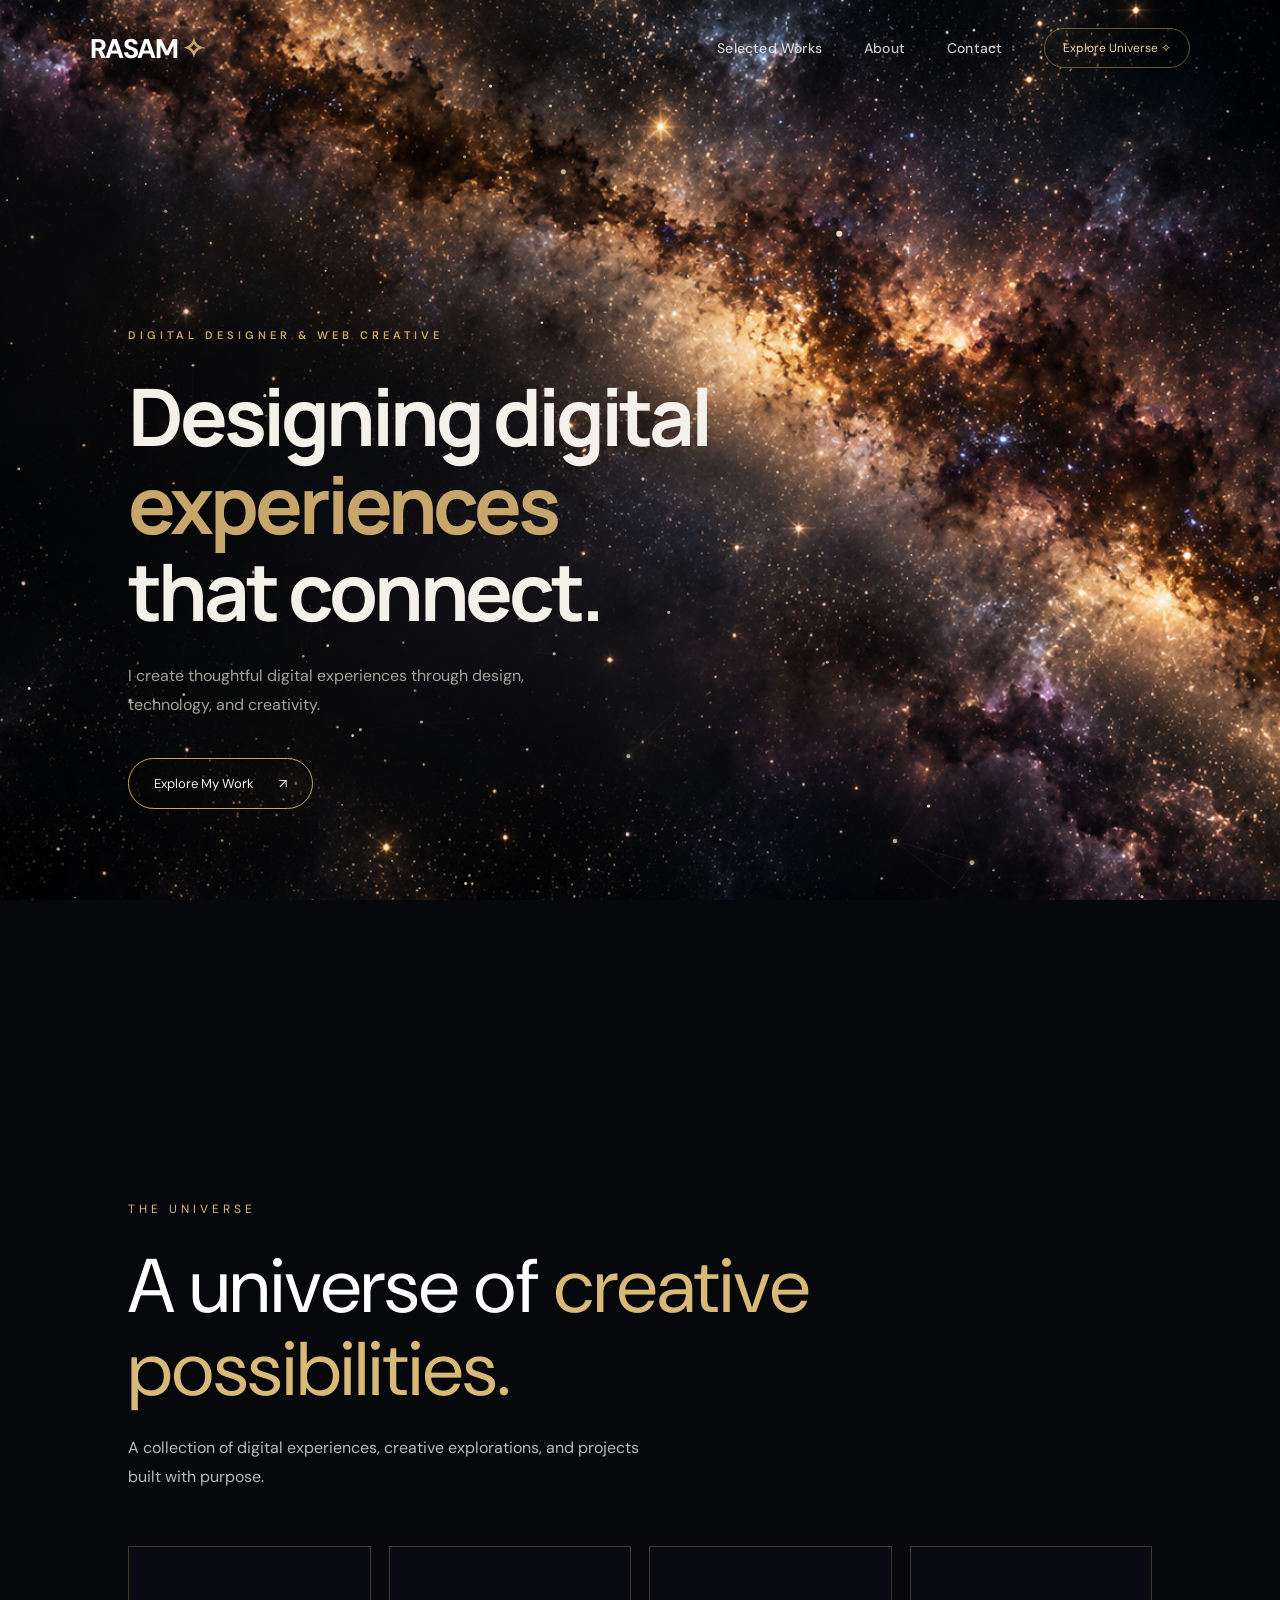
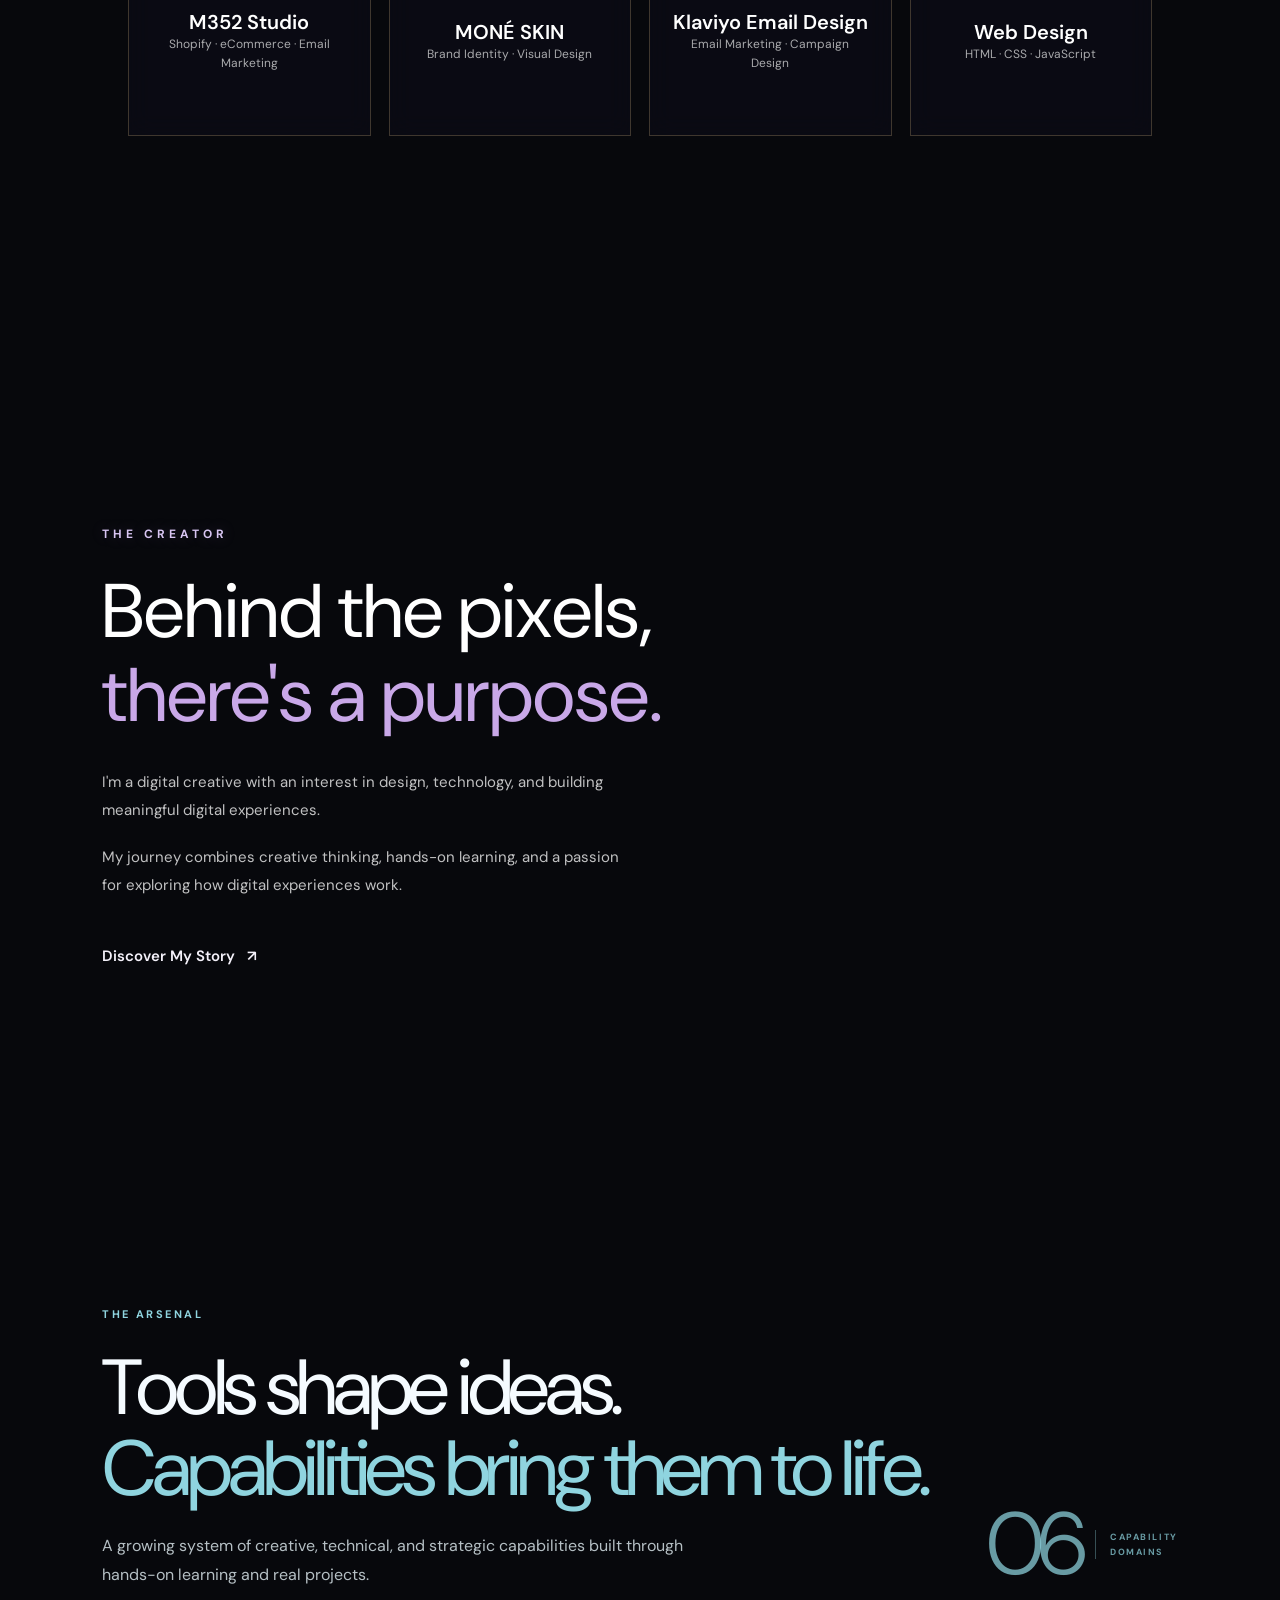
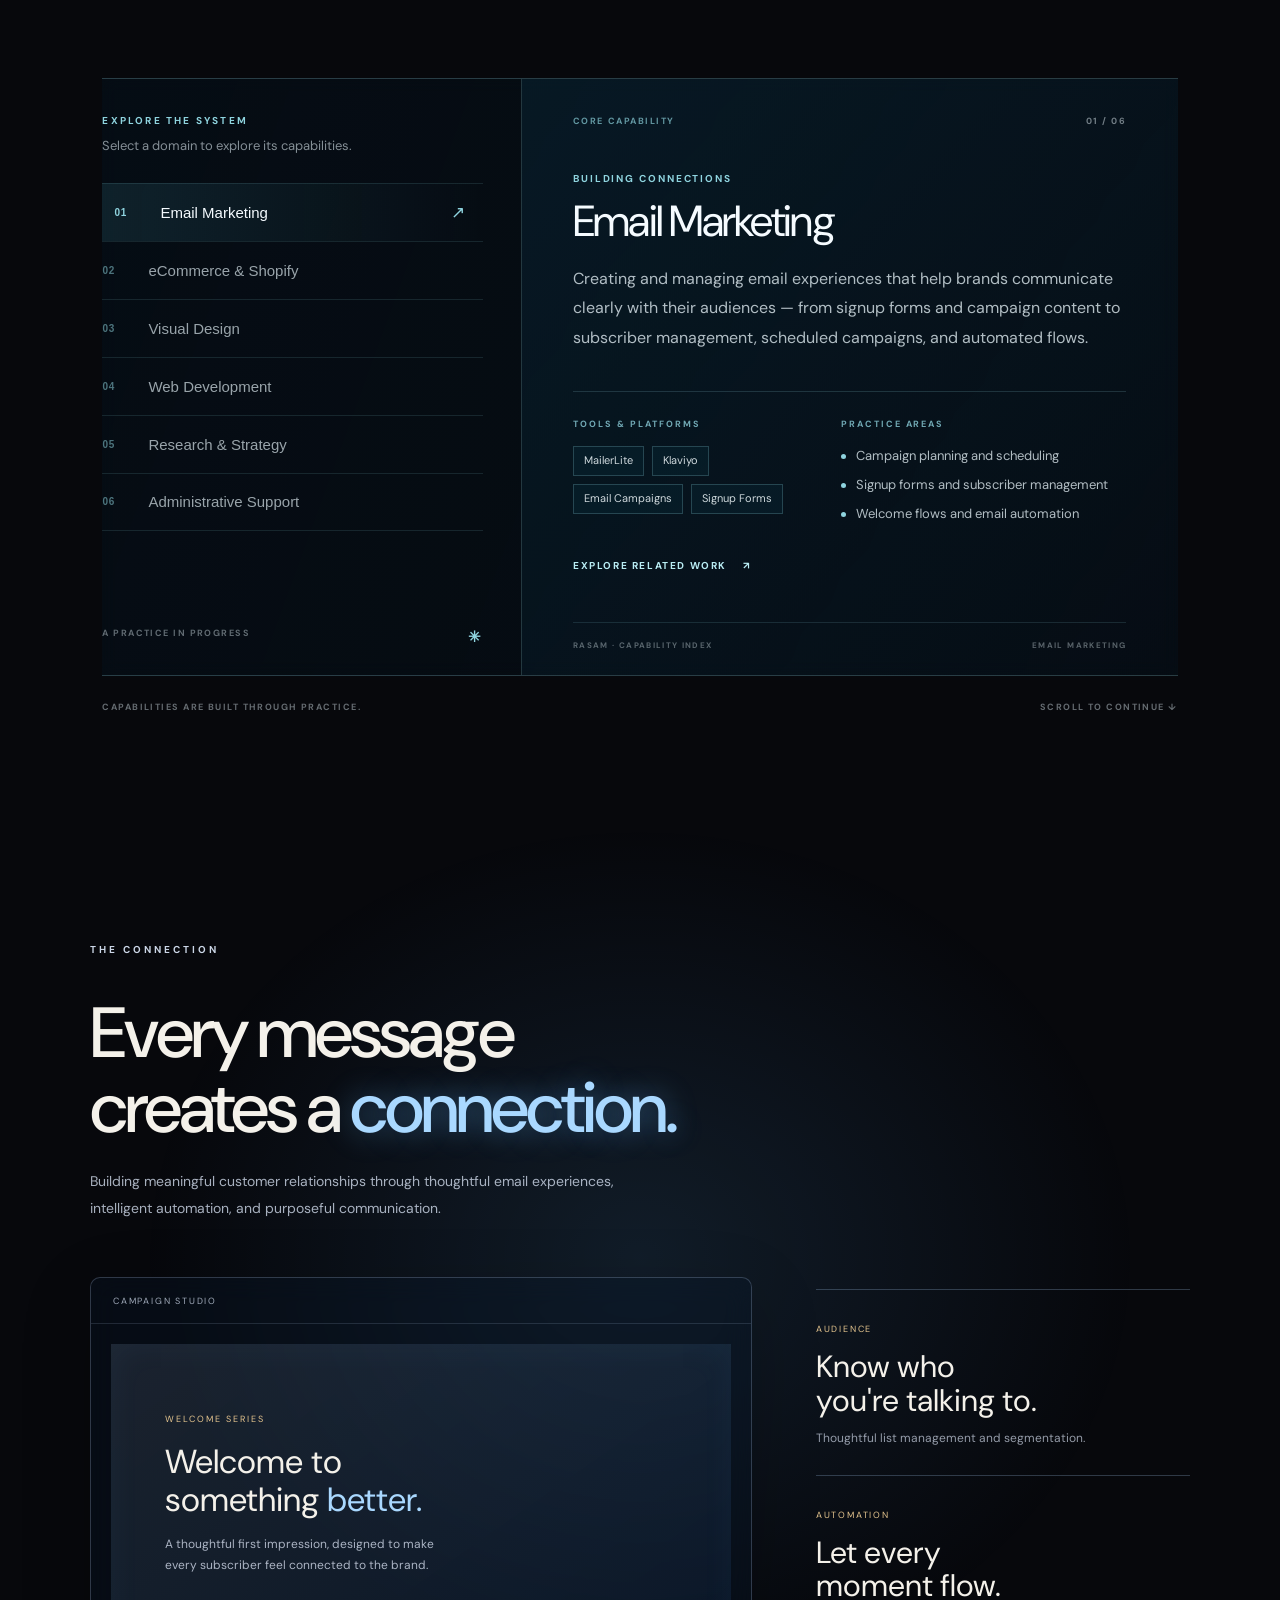
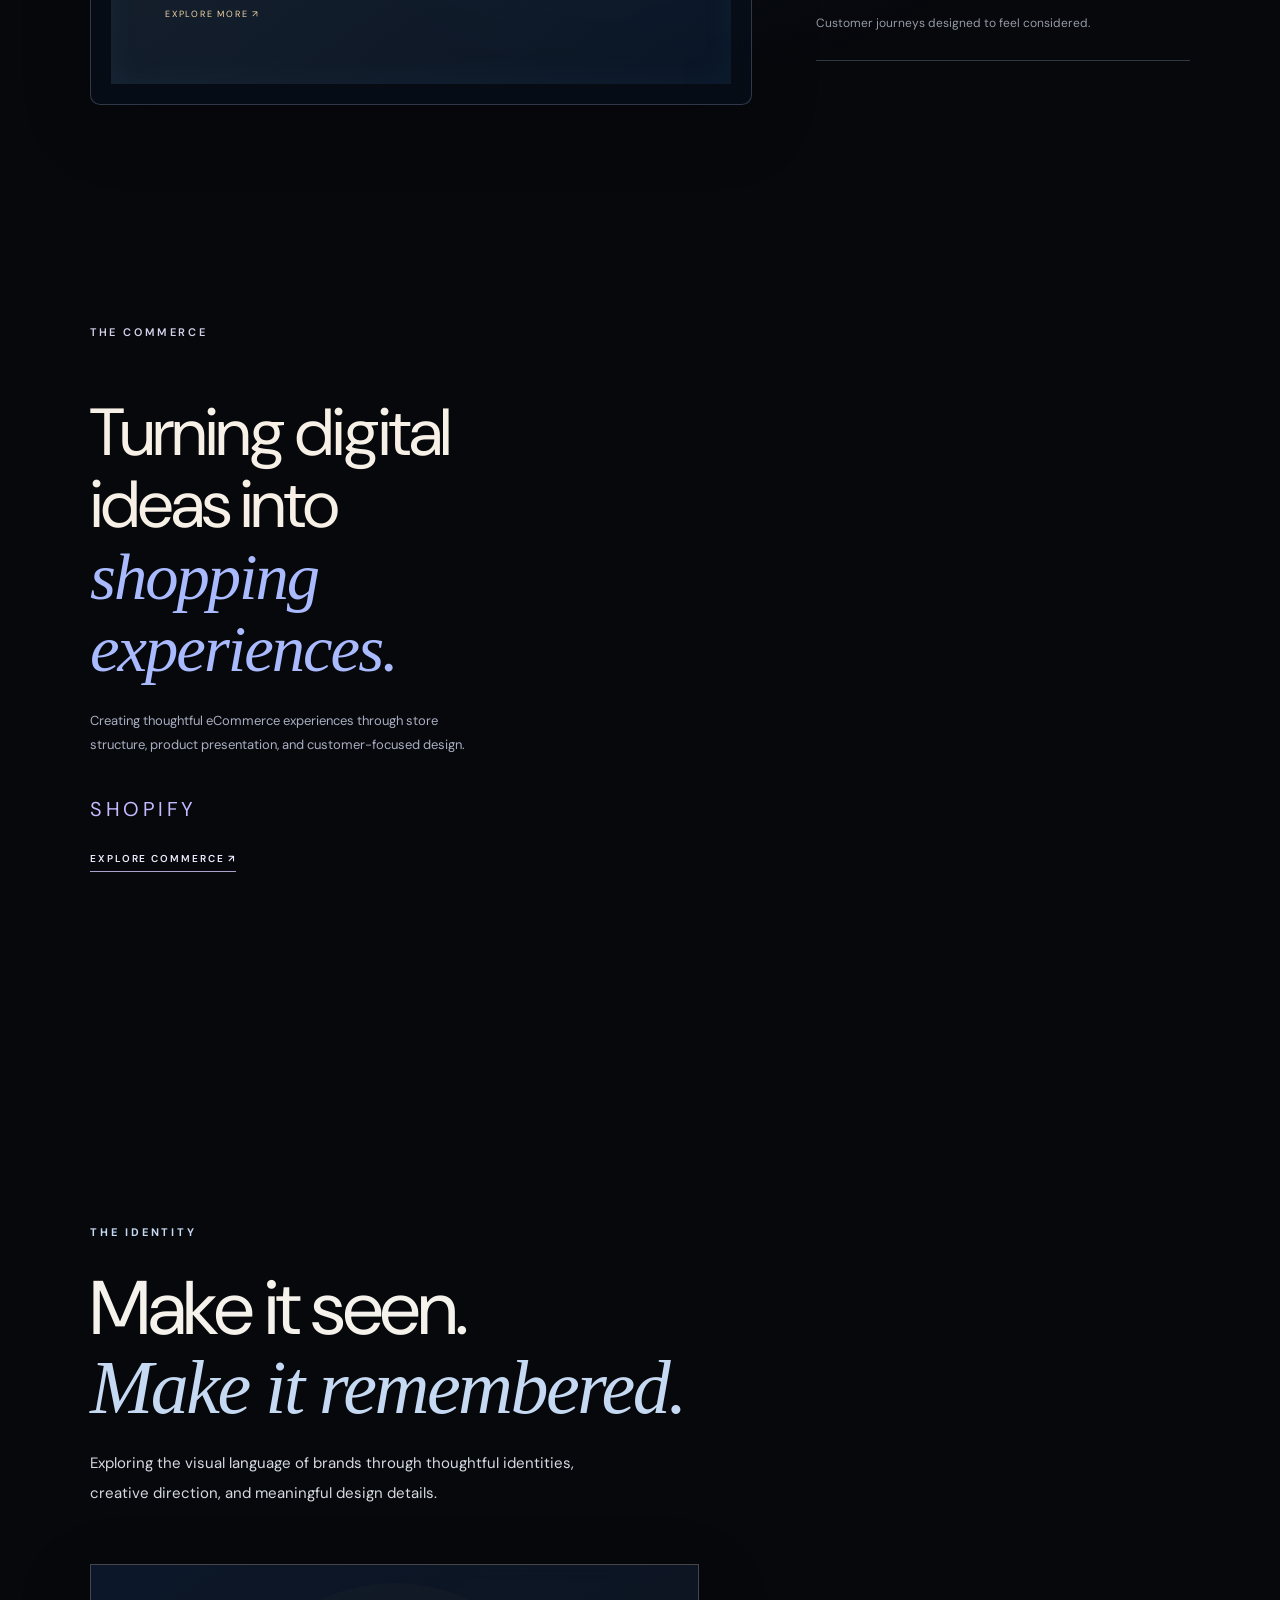
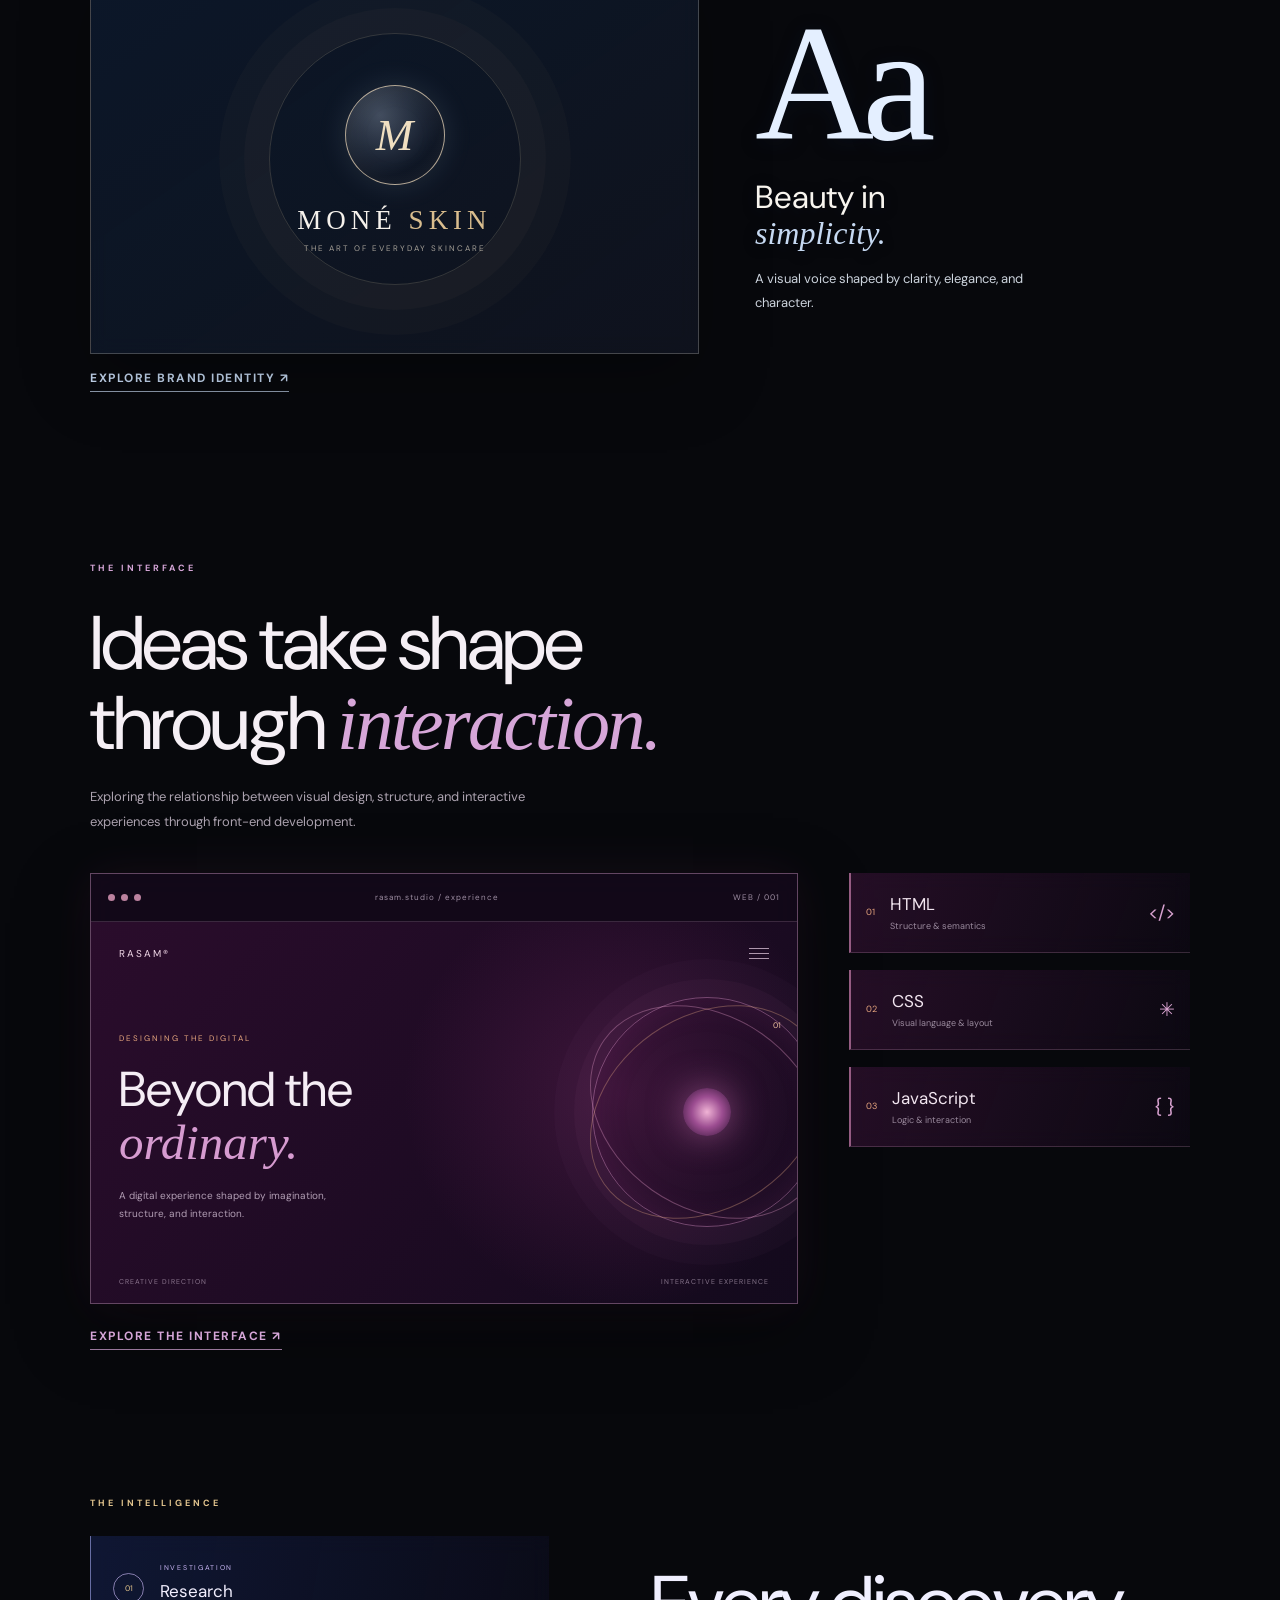
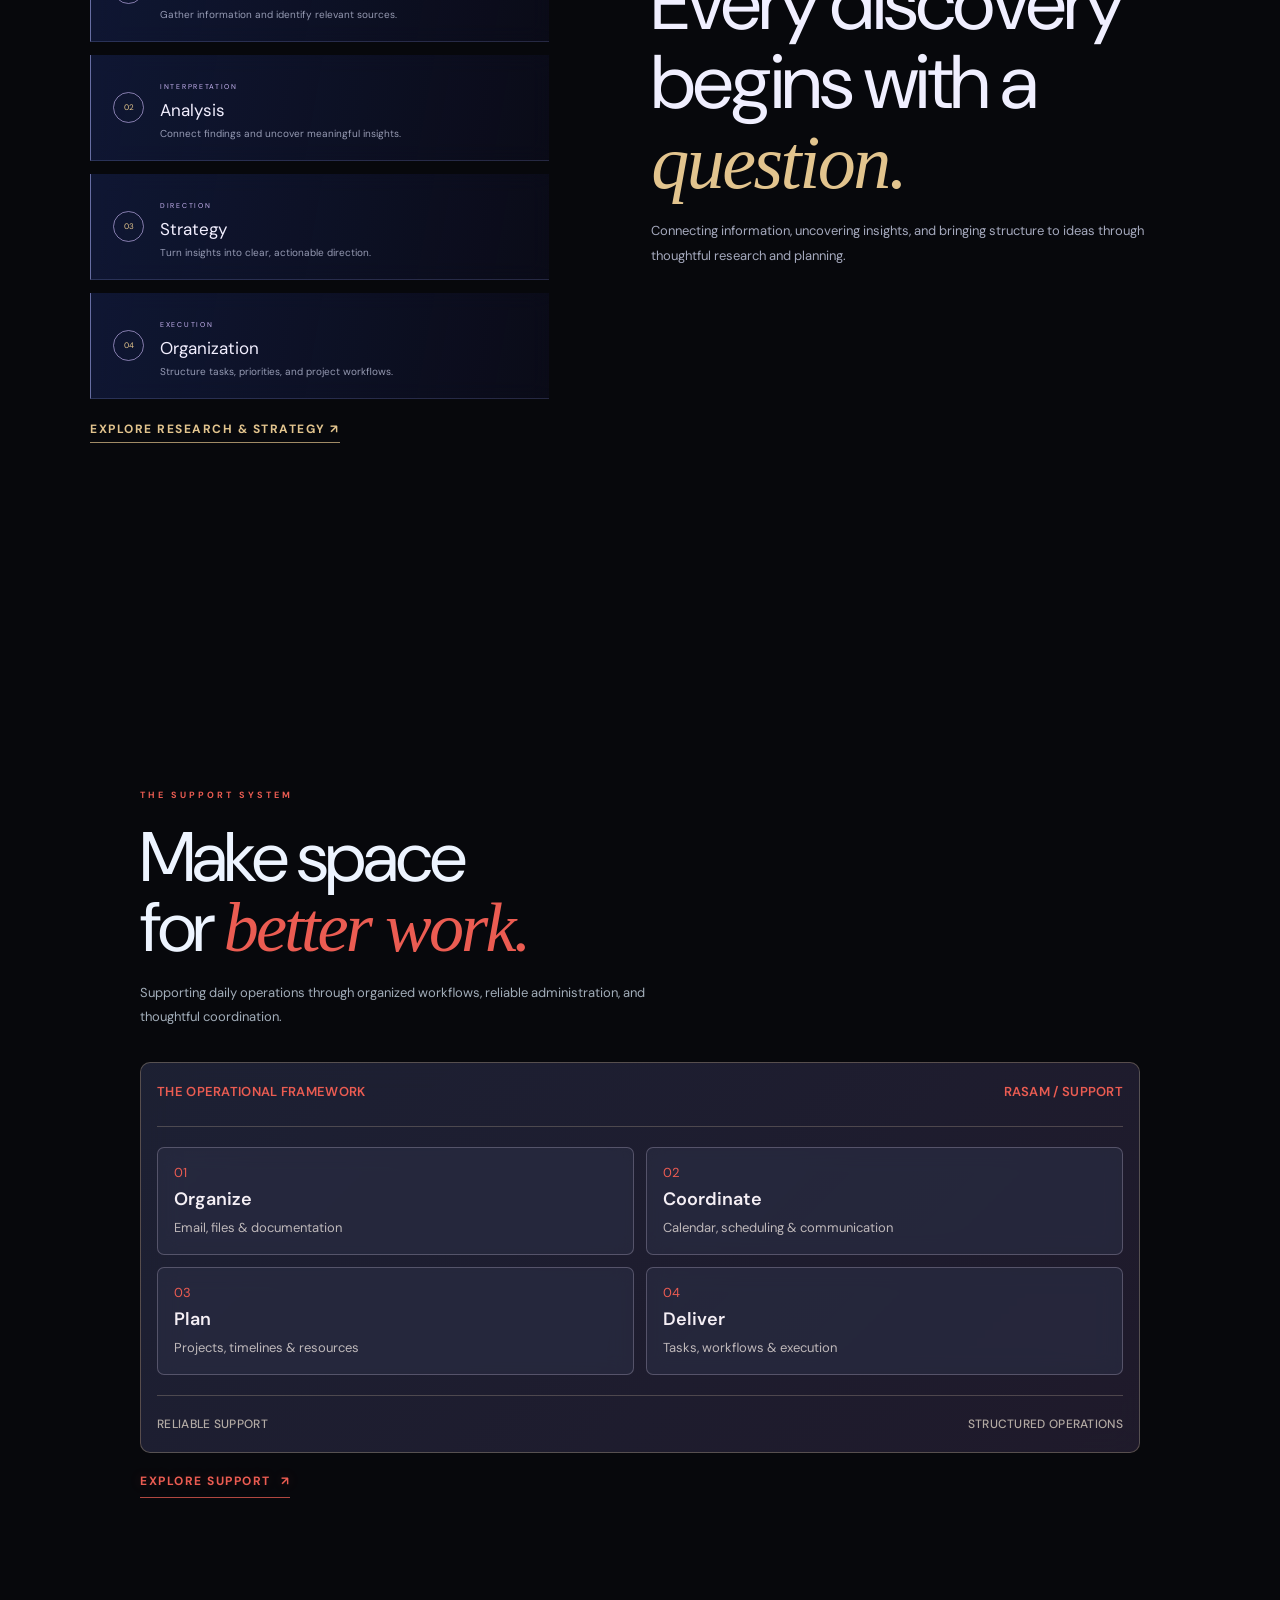
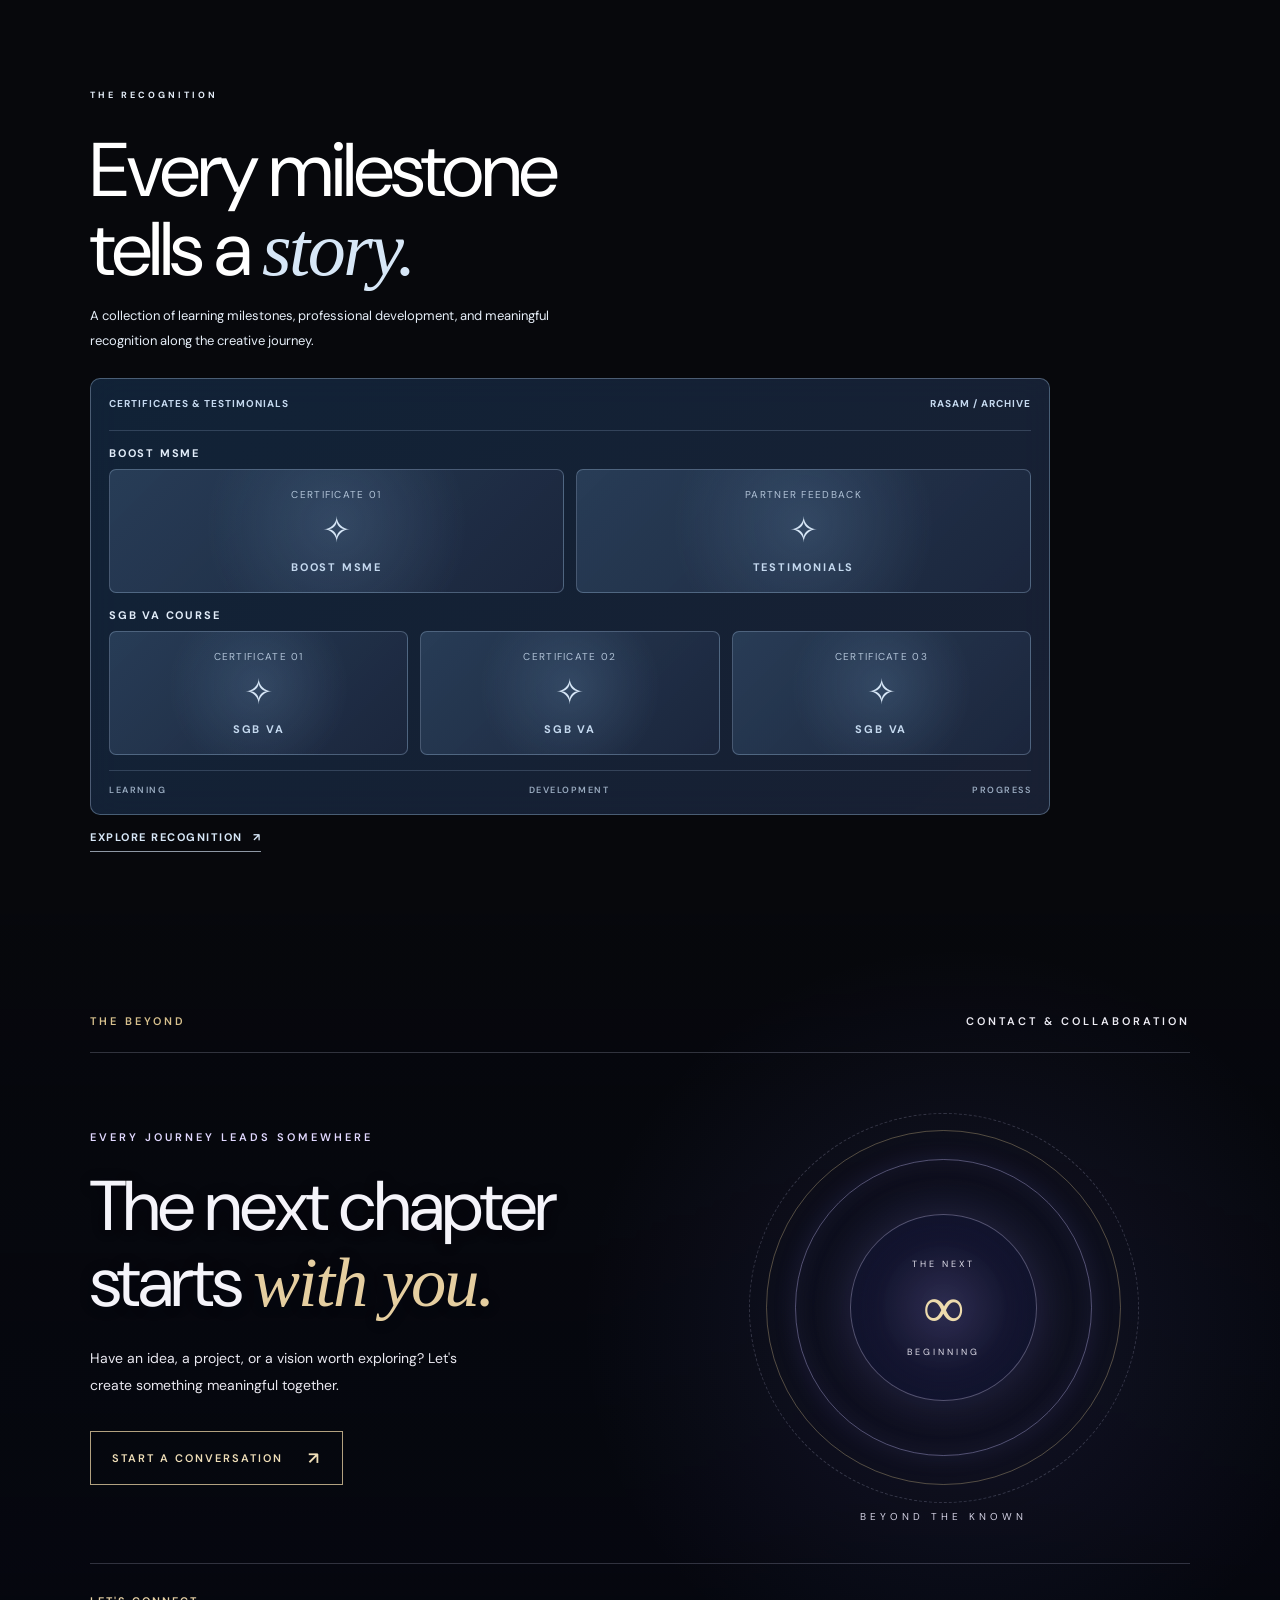
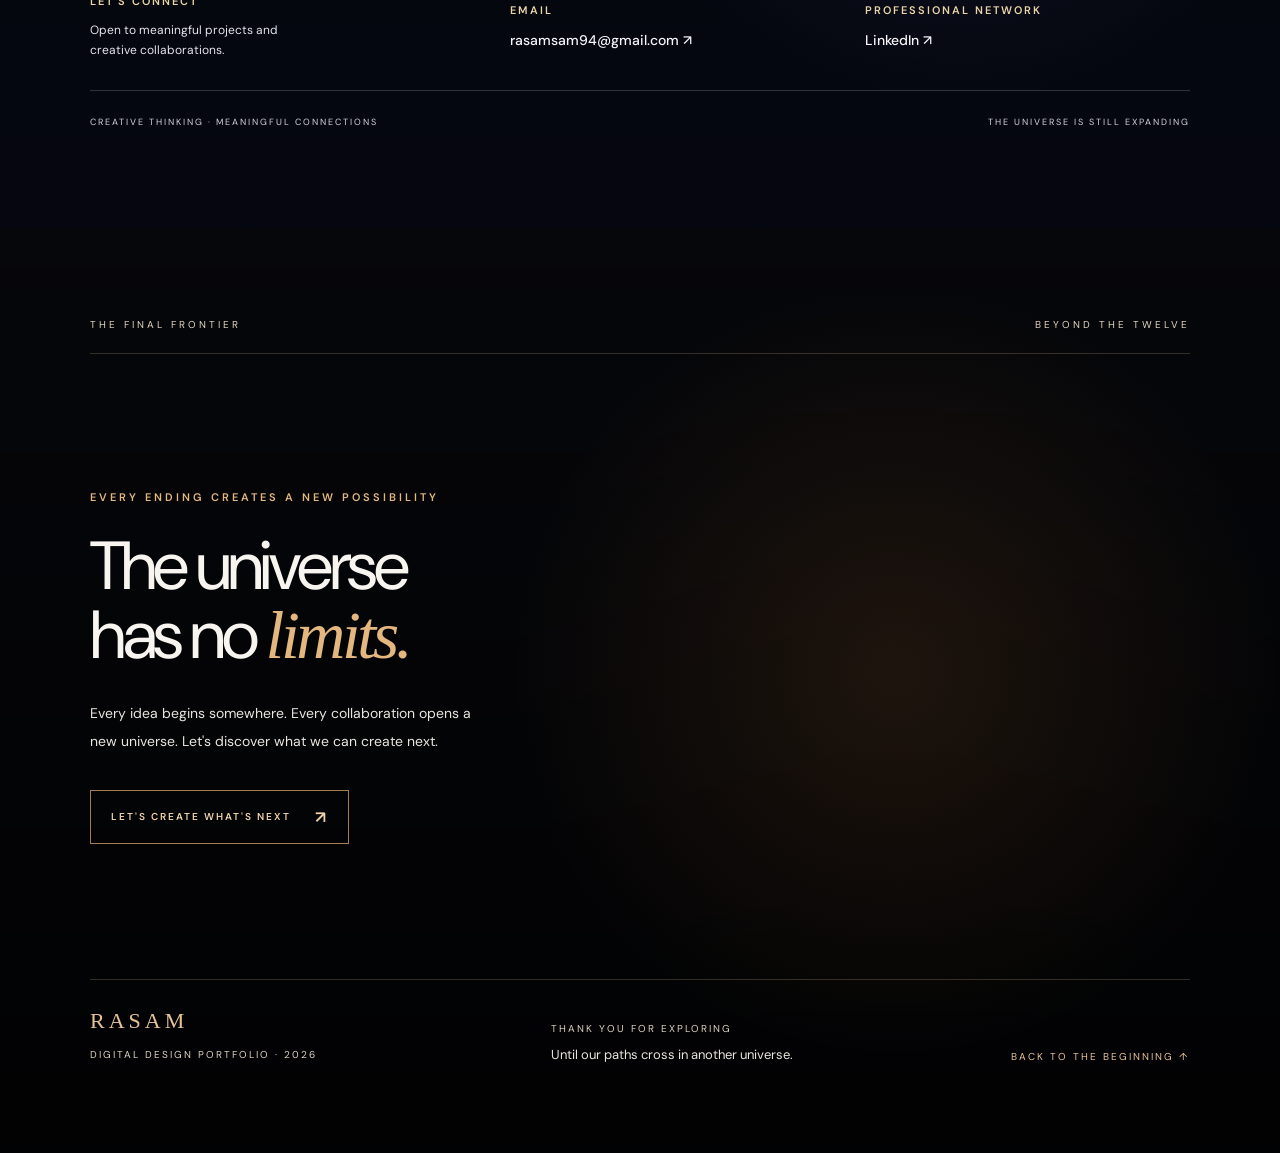
<file: index.html>
<!DOCTYPE html>
<html lang="en">
<head>
    <meta charset="UTF-8">
    <meta name="viewport" content="width=device-width, initial-scale=1.0">
    <title>RASAM — Digital Design Portfolio</title>
    <link rel="stylesheet" href="style.css">
</head>
<body>
    <!-- Cinematic Intro -->
    <div class="intro-screen" id="introScreen">
        <div class="intro-light"></div>

        <div class="intro-content">
            <p class="intro-wordmark">RASAM</p>
            <p class="intro-tagline">ENTER THE UNIVERSE</p>
        </div>

        <button class="intro-skip" id="skipIntro">
            SKIP INTRO ↗
        </button>
    </div>
    <!-- Starfield Background -->
    <canvas id="starfield" aria-hidden="true"></canvas>
    
    <!-- GLOBAL GALAXY STAGE -->
    <div class="galaxy-stage" aria-hidden="true">
    <div class="galaxy-layer galaxy-layer-a"></div>
    <div class="galaxy-layer galaxy-layer-b"></div>
    <div class="galaxy-layer galaxy-layer-c"></div>
    <div class="galaxy-layer galaxy-layer-d"></div>
    <div class="galaxy-layer galaxy-layer-e"></div>
    <div class="galaxy-layer galaxy-layer-f"></div>
    <div class="galaxy-layer galaxy-layer-g"></div>
    <div class="galaxy-layer galaxy-layer-h"></div>
     <div class="galaxy-layer galaxy-layer-i"></div>
     <div class="galaxy-layer galaxy-layer-j"></div>
     <div class="galaxy-layer galaxy-layer-k"></div>
     <div class="galaxy-layer galaxy-layer-l"></div>
     <div class="galaxy-layer galaxy-layer-m"></div>
     </div>

  
<!-- NAVIGATION -->
<header class="site-header">
  <a href="#home" class="logo">RASAM <span aria-hidden="true">✧</span></a>

  <nav class="main-nav">
    <a href="#work">Selected Works</a>
    <a href="#creator">About</a>
    <a href="#beyond">Contact</a>

    <button
      type="button"
      class="universe-trigger"
      id="openUniverse"
    >
      Explore Universe <span>✧</span>
    </button>
  </nav>
</header>

<!-- COSMIC NAVIGATION PANEL -->
<div class="universe-panel" id="universePanel" aria-hidden="true">

  <div class="universe-panel-inner">

    <div class="universe-panel-header">
      <div>
        <span class="universe-eyebrow">RASAM · COSMIC DIRECTORY</span>
        <h2>Explore the <em>Universe.</em></h2>
        <p>12 constellations. One creative journey.</p>
      </div>

      <button
        type="button"
        class="universe-close"
        id="closeUniverse"
        aria-label="Close universe navigation"
      >
        ✕
      </button>
    </div>

    <div class="universe-grid">

      <a href="#home" class="universe-item">
        <span>01</span><strong>The Beginning</strong>
        <small>Introduction</small>
      </a>

      <a href="#work" class="universe-item">
        <span>02</span><strong>The Universe</strong>
        <small>Selected Works</small>
      </a>

      <a href="#creator" class="universe-item">
        <span>03</span><strong>The Creator</strong>
        <small>About Me</small>
      </a>

      <a href="#arsenal" class="universe-item">
        <span>04</span><strong>The Arsenal</strong>
        <small>Capabilities & Tools</small>
      </a>

      <a href="#connection" class="universe-item">
        <span>05</span><strong>The Connection</strong>
        <small>Email Marketing</small>
      </a>

      <a href="#commerce" class="universe-item">
        <span>06</span><strong>The Commerce</strong>
        <small>eCommerce & Shopify</small>
      </a>

      <a href="#identity" class="universe-item">
        <span>07</span><strong>The Identity</strong>
        <small>Branding & Visual Design</small>
      </a>

      <a href="#interface" class="universe-item">
        <span>08</span><strong>The Interface</strong>
        <small>Web Design & Development</small>
      </a>

      <a href="#intelligence" class="universe-item">
        <span>09</span><strong>The Intelligence</strong>
        <small>Research & Project Management</small>
      </a>

      <a href="#support" class="universe-item">
        <span>10</span><strong>The Support System</strong>
        <small>Administrative Support</small>
      </a>

      <a href="#recognition" class="universe-item">
        <span>11</span><strong>The Recognition</strong>
        <small>Testimonials & Certificates</small>
      </a>

      <a href="#beyond" class="universe-item">
        <span>12</span><strong>The Beyond</strong>
        <small>Contact & Collaboration</small>
      </a>

    </div>

    <div class="universe-panel-footer">
      <span>CHOOSE YOUR DESTINATION</span>
      <span>THE UNIVERSE IS STILL EXPANDING ✧</span>
    </div>

  </div>
</div>


    <!-- Hero Section -->
    <main>
        <section class="hero" id="home">

            <p class="hero-label">
                DIGITAL DESIGNER & WEB CREATIVE
            </p>

         <h1>
  <span class="hero-line hero-line-one">Designing digital</span>
  <span class="hero-line hero-line-two">experiences</span>
  <span class="hero-line hero-line-three">that connect.</span>
        </h1>   

            <p class="hero-description">
                I create thoughtful digital experiences
                through design, technology, and creativity.
            </p>

            <a href="#work" class="hero-button">
                Explore My Work <span>↗</span>
            </a>

            

        </section>
      <!-- Taurus - The Universe / Selected Works -->
<section class="universe" id="work">
    <div class="universe-inner">

        <p class="universe-label">THE UNIVERSE</p>

        <div class="universe-heading">
            <h2>
                A universe of
                <span>creative possibilities.</span>
            </h2>

            <p>
                A collection of digital experiences,
                creative explorations, and projects
                built with purpose.
            </p>
        </div>

        <div class="universe-projects">

            <a href="pages/m352-studio.html" class="universe-card">
                <h3>M352 Studio</h3>
                <p>Shopify · eCommerce · Email Marketing</p>
            </a>

            <a href="pages/mone-skin.html" class="universe-card">
                <h3>MONÉ SKIN</h3>
                <p>Brand Identity · Visual Design</p>
            </a>

            <a href="pages/klaviyo-email.html" class="universe-card">
                <h3>Klaviyo Email Design</h3>
                <p>Email Marketing · Campaign Design</p>
            </a>

            <a href="pages/web-design.html" class="universe-card">
                <h3>Web Design</h3>
                <p>HTML · CSS · JavaScript</p>
            </a>

        </div>
    </div>
</section>
<!-- Gemini — The Creator -->
<section class="creator" id="creator">
    <div class="creator-inner">

        <p class="creator-label">THE CREATOR</p>

        <div class="creator-content">

            <div class="creator-heading">
                <h2>
                    Behind the pixels,
                    <span>there's a purpose.</span>
                </h2>
            </div>

            <div class="creator-description">
                <p>
                    I'm a digital creative with an interest
                    in design, technology, and building
                    meaningful digital experiences.
                </p>

                <p>
                    My journey combines creative thinking,
                    hands-on learning, and a passion for
                    exploring how digital experiences work.
                </p>

                <a href="pages/about-me.html" class="creator-button">
                    Discover My Story <span>↗</span>
                </a>
            </div>

        </div>
    </div>
</section>
<!--The Arsenal / Interactive Capability Explorer -->
<section class="arsenal" id="arsenal" aria-labelledby="arsenal-title">
  <div class="arsenal-inner">

    <header class="arsenal-intro">
      <div class="arsenal-intro-copy">
        <p class="arsenal-label"> THE ARSENAL</p>
        <h2 id="arsenal-title">
          Tools shape ideas.
          <span>Capabilities bring them to life.</span>
        </h2>
        <p class="arsenal-lead">
          A growing system of creative, technical, and strategic capabilities
          built through hands-on learning and real projects.
        </p>
      </div>

      <div class="arsenal-index" aria-label="Six capability domains">
        <span class="arsenal-index-number">06</span>
        <span class="arsenal-index-label">CAPABILITY<br>DOMAINS</span>
      </div>
    </header>

    <div class="arsenal-explorer" data-arsenal-explorer>
      <div class="arsenal-explorer-nav">
        <div class="arsenal-explorer-heading">
          <p class="arsenal-kicker">EXPLORE THE SYSTEM</p>
          <p class="arsenal-nav-hint">Select a domain to explore its capabilities.</p>
        </div>

        <div class="arsenal-domain-list" role="tablist" aria-label="Capability domains">
          <button class="arsenal-domain is-active" type="button" role="tab"
            id="arsenal-tab-email" aria-selected="true" aria-controls="arsenal-detail"
            data-domain="email">
            <span class="arsenal-domain-number">01</span>
            <span class="arsenal-domain-name">Email Marketing</span>
            <span class="arsenal-domain-arrow" aria-hidden="true">↗</span>
          </button>

          <button class="arsenal-domain" type="button" role="tab"
            id="arsenal-tab-commerce" aria-selected="false" aria-controls="arsenal-detail"
            data-domain="commerce" tabindex="-1">
            <span class="arsenal-domain-number">02</span>
            <span class="arsenal-domain-name">eCommerce &amp; Shopify</span>
            <span class="arsenal-domain-arrow" aria-hidden="true">↗</span>
          </button>

          <button class="arsenal-domain" type="button" role="tab"
            id="arsenal-tab-visual" aria-selected="false" aria-controls="arsenal-detail"
            data-domain="visual" tabindex="-1">
            <span class="arsenal-domain-number">03</span>
            <span class="arsenal-domain-name">Visual Design</span>
            <span class="arsenal-domain-arrow" aria-hidden="true">↗</span>
          </button>

          <button class="arsenal-domain" type="button" role="tab"
            id="arsenal-tab-web" aria-selected="false" aria-controls="arsenal-detail"
            data-domain="web" tabindex="-1">
            <span class="arsenal-domain-number">04</span>
            <span class="arsenal-domain-name">Web Development</span>
            <span class="arsenal-domain-arrow" aria-hidden="true">↗</span>
          </button>

          <button class="arsenal-domain" type="button" role="tab"
            id="arsenal-tab-research" aria-selected="false" aria-controls="arsenal-detail"
            data-domain="research" tabindex="-1">
            <span class="arsenal-domain-number">05</span>
            <span class="arsenal-domain-name">Research &amp; Strategy</span>
            <span class="arsenal-domain-arrow" aria-hidden="true">↗</span>
          </button>

          <button class="arsenal-domain" type="button" role="tab"
            id="arsenal-tab-support" aria-selected="false" aria-controls="arsenal-detail"
            data-domain="support" tabindex="-1">
            <span class="arsenal-domain-number">06</span>
            <span class="arsenal-domain-name">Administrative Support</span>
            <span class="arsenal-domain-arrow" aria-hidden="true">↗</span>
          </button>
        </div>

        <p class="arsenal-nav-footnote">A PRACTICE IN PROGRESS <span>✳</span></p>
      </div>

      <article class="arsenal-detail" id="arsenal-detail" role="tabpanel"
        aria-labelledby="arsenal-tab-email" tabindex="0" aria-live="polite">
        <div class="arsenal-detail-topline">
          <span class="arsenal-detail-category" id="arsenal-category">CORE CAPABILITY</span>
          <span class="arsenal-detail-number" id="arsenal-number">01 / 06</span>
        </div>

        <div class="arsenal-detail-body" id="arsenal-detail-body">
          <p class="arsenal-detail-overline" id="arsenal-overline">BUILDING CONNECTIONS</p>
          <h3 id="arsenal-detail-title">Email Marketing</h3>
          <p class="arsenal-detail-description" id="arsenal-description">
            Creating and managing email experiences that help brands communicate
            clearly with their audiences — from signup forms and campaign content
            to subscriber management, scheduled campaigns, and automated flows.
          </p>

          <div class="arsenal-detail-columns">
            <div class="arsenal-detail-group">
              <p class="arsenal-group-label">TOOLS &amp; PLATFORMS</p>
              <div class="arsenal-tags" id="arsenal-tools">
                <span>MailerLite</span><span>Klaviyo</span><span>Email Campaigns</span><span>Signup Forms</span>
              </div>
            </div>
            <div class="arsenal-detail-group">
              <p class="arsenal-group-label">PRACTICE AREAS</p>
              <ul class="arsenal-practice-list" id="arsenal-practice">
                <li>Campaign planning and scheduling</li>
                <li>Signup forms and subscriber management</li>
                <li>Welcome flows and email automation</li>
              </ul>
            </div>
          </div>

          <a class="arsenal-related-link" id="arsenal-related-link" href="#connection">
            EXPLORE RELATED WORK <span aria-hidden="true">↗</span>
          </a>
        </div>

        <div class="arsenal-detail-footer">
          <span>RASAM · CAPABILITY INDEX</span>
          <span id="arsenal-footer-label">EMAIL MARKETING</span>
        </div>
      </article>
    </div>

    <div class="arsenal-bottom-note">
      <span>CAPABILITIES ARE BUILT THROUGH PRACTICE.</span>
      <span>SCROLL TO CONTINUE ↓</span>
    </div>

  </div>
</section>

<!-- Leo — The Connection / Email Marketing -->
<section class="connection" id="connection">
  <div class="connection-inner">

    <div class="connection-top">
      <p class="connection-label">THE CONNECTION</p>
    </div>

    <div class="connection-heading">
      <h2>Every message<br />creates a <span>connection.</span></h2>
      <p>
        Building meaningful customer relationships through thoughtful
        email experiences, intelligent automation, and purposeful communication.
      </p>
    </div>

    <div class="email-command">

      <!-- Main Email Campaign Interface -->
      <div class="email-window">
        <div class="email-window-header">
          <p>CAMPAIGN STUDIO</p>
        </div>

        <div class="email-window-body">
          <div class="email-preview">
            <div class="email-preview-content">
              <span class="email-eyebrow">WELCOME SERIES</span>
              <h3>Welcome to<br />something <em>better.</em></h3>
              <p>
                A thoughtful first impression, designed to make every
                subscriber feel connected to the brand.
              </p>
            <a href="pages/mailerlite-case-study.html" class="email-cta">
             EXPLORE MORE ↗
          </a>
            </div>

          </div>
        </div>
      </div>

      <!-- Supporting Editorial Details -->
      <div class="connection-modules">

        <div class="connection-module audience-module">
          <span class="module-label">AUDIENCE</span>
          <h3>Know who<br />you're talking to.</h3>
          <p>Thoughtful list management and segmentation.</p>
        </div>

        <div class="connection-module automation-module">
          <span class="module-label">AUTOMATION</span>
          <h3>Let every<br />moment flow.</h3>
          <p>Customer journeys designed to feel considered.</p>
        </div>

      </div>
    </div>

  </div>
</section>

<!-- Virgo — The Commerce / eCommerce & Shopify -->
<section class="commerce" id="commerce">
  <div class="commerce-inner">

    <div class="commerce-top">
      <p class="commerce-label">THE COMMERCE</p>
    </div>

    <div class="commerce-stage">

      <div class="commerce-intro">
        <h2>
          Turning digital ideas into
          <span>shopping experiences.</span>
        </h2>

        <p>
          Creating thoughtful eCommerce experiences through store
          structure, product presentation, and customer-focused design.
        </p>

        <div class="commerce-platform">
          <strong>SHOPIFY</strong>
        </div>

        <a href="pages/m352-studio.html#m352-ch04" class="commerce-cta">
          EXPLORE COMMERCE ↗
        </a>
      </div>
    </div>

  </div>
</section>

<!-- Libra — The Identity / Branding & Visual Design -->
<section class="identity" id="identity">
  <div class="identity-inner">

    <div class="identity-top">
      <p class="identity-label">THE IDENTITY</p>
    </div>

    <div class="identity-intro">
      <h2>Make it seen.<br /><em>Make it remembered.</em></h2>
      <p>
        Exploring the visual language of brands through thoughtful
        identities, creative direction, and meaningful design details.
      </p>
    </div>

    <div class="identity-stage">

      <!-- Main identity artwork -->
      <div class="identity-artwork">

        <div class="identity-brand-mark">
          <div class="brand-symbol">
            <span>M</span>
          </div>
          <h3>MONÉ <em>SKIN</em></h3>
          <p>THE ART OF EVERYDAY SKINCARE</p>
        </div>

      </div>

      <!-- Typography specimen -->
      <div class="identity-type">
        <p class="type-display">Aa</p>
        <h3>Beauty in<br /><em>simplicity.</em></h3>
        <p class="type-description">
          A visual voice shaped by clarity, elegance, and character.
        </p>
      </div>

    </div>

    <a href="pages/mone-skin.html" class="identity-cta">
      EXPLORE BRAND IDENTITY ↗
    </a>

  </div>
</section>

<!-- Scorpio — The Interface / Web Design & Development -->
<section class="interface" id="interface">
  <div class="interface-inner">

    <div class="interface-top">
      <p class="interface-label">THE INTERFACE</p>
    </div>

    <div class="interface-opening">
    
      <h2>Ideas take shape<br />through <em>interaction.</em></h2>
      <p>
        Exploring the relationship between visual design, structure,
        and interactive experiences through front-end development.
      </p>
    </div>

    <div class="interface-architecture">

      <!-- Browser perspective -->
      <div class="interface-preview">
        <div class="architecture-browser">

        <div class="browser-topbar">
          <div class="browser-dots">
            <span></span>
            <span></span>
            <span></span>
          </div>
          <div class="browser-address">rasam.studio / experience</div>
          <span class="browser-index">WEB / 001</span>
        </div>

        <div class="browser-canvas">
          <div class="browser-sidebar">
            <span>RASAM®</span>
            <div class="browser-menu">
              <i></i>
              <i></i>
              <i></i>
            </div>
          </div>

          <div class="browser-hero">
            <span>DESIGNING THE DIGITAL</span>
            <h3>Beyond the<br /><em>ordinary.</em></h3>
            <p>
              A digital experience shaped by imagination,
              structure, and interaction.
            </p>
            
          </div>

          <div class="browser-orbit">
            <div class="browser-orbit-core"></div>
            <span>01</span>
          </div>

          <div class="browser-bottom">
            <span>CREATIVE DIRECTION</span>
            <span>INTERACTIVE EXPERIENCE</span>
          </div>
        </div>
        </div>

        <a href="pages/the-interface.html" class="the interface-cta">
          EXPLORE THE INTERFACE ↗
        </a>
      </div>

      <!-- Development layers -->
      <div class="interface-layers">

        <div class="layer layer-html">
          <span class="layer-number">01</span>
          <div>
            <h3>HTML</h3>
            <p>Structure & semantics</p>
          </div>
          <span class="layer-symbol">&lt;/&gt;</span>
        </div>

        <div class="layer layer-css">
          <span class="layer-number">02</span>
          <div>
            <h3>CSS</h3>
            <p>Visual language & layout</p>
          </div>
          <span class="layer-symbol">✳</span>
        </div>

        <div class="layer layer-js">
          <span class="layer-number">03</span>
          <div>
            <h3>JavaScript</h3>
            <p>Logic & interaction</p>
          </div>
          <span class="layer-symbol">{ }</span>
        </div>

      </div>
    </div>

  </div>
</section>

<!-- Sagittarius — The Intelligence -->
<section class="intelligence" id="intelligence">
  <div class="intelligence-inner">

    <div class="intelligence-top">
      <p class="intelligence-label">THE INTELLIGENCE</p>
    </div>

    <div class="intelligence-layout">
      <div class="intelligence-research">
      <div class="discovery-path">
        <div class="discovery-route route-one">
          <span class="route-point">01</span>
          <div>
            <span class="route-category">INVESTIGATION</span>
            <h3>Research</h3>
            <p>Gather information and identify relevant sources.</p>
          </div>
        </div>

        <div class="discovery-route route-two">
          <span class="route-point">02</span>
          <div>
            <span class="route-category">INTERPRETATION</span>
            <h3>Analysis</h3>
            <p>Connect findings and uncover meaningful insights.</p>
          </div>
        </div>

        <div class="discovery-route route-three">
          <span class="route-point">03</span>
          <div>
            <span class="route-category">DIRECTION</span>
            <h3>Strategy</h3>
            <p>Turn insights into clear, actionable direction.</p>
          </div>
        </div>

        <div class="discovery-route route-four">
          <span class="route-point">04</span>
          <div>
            <span class="route-category">EXECUTION</span>
            <h3>Organization</h3>
            <p>Structure tasks, priorities, and project workflows.</p>
          </div>
        </div>
      </div>

        <a href="pages/research-strategy.html" class="intelligence-cta">
          EXPLORE RESEARCH &amp; STRATEGY ↗
        </a>
      </div>

      <div class="intelligence-heading">
        
        <h2>Every discovery<br />begins with a <em>question.</em></h2>
        <p>
          Connecting information, uncovering insights, and bringing
          structure to ideas through thoughtful research and planning.
        </p>
      </div>
    </div>

  </div>
</section>


<!-- Capricorn — The Support System -->
<section class="support" id="support">
  <div class="support-inner">

    <!-- Section Label -->
    <div class="support-top">
      <p class="support-label">THE SUPPORT SYSTEM</p>
    </div>

    <!-- Main Heading -->
    <div class="support-heading">
      <h2>
        Make space<br />
        for <em>better work.</em>
      </h2>

      <p>
        Supporting daily operations through organized workflows,
        reliable administration, and thoughtful coordination.
      </p>
    </div>

    <!-- Operational Framework -->
    <div class="support-framework">

      <div class="support-framework-header">
        <span>THE OPERATIONAL FRAMEWORK</span>
        <span>RASAM / SUPPORT</span>
      </div>

      <div class="support-services">

        <article class="support-service">
          <span class="support-number">01</span>
          <h3>Organize</h3>
          <p>Email, files &amp; documentation</p>
        </article>

        <article class="support-service">
          <span class="support-number">02</span>
          <h3>Coordinate</h3>
          <p>Calendar, scheduling &amp; communication</p>
        </article>

        <article class="support-service">
          <span class="support-number">03</span>
          <h3>Plan</h3>
          <p>Projects, timelines &amp; resources</p>
        </article>

        <article class="support-service">
          <span class="support-number">04</span>
          <h3>Deliver</h3>
          <p>Tasks, workflows &amp; execution</p>
        </article>

      </div>

      <div class="support-framework-footer">
        <span>RELIABLE SUPPORT</span>
        <span>STRUCTURED OPERATIONS</span>
      </div>

    </div>

    <!-- CTA -->
    <a href="pages/support-system.html" class="support-cta">
      EXPLORE SUPPORT <span>↗</span>
    </a>

  </div>
</section>


<!-- Aquarius — The Recognition -->
<section class="recognition" id="recognition">
  <div class="recognition-inner">

    <!-- Section Label -->
    <div class="recognition-top">
      <p class="recognition-label" style="color: #E5EEF9;">THE RECOGNITION</p>
    </div>

    <!-- Heading -->
    <div class="recognition-heading">
     

      <h2 style="color: #FFFFFF;">
        Every milestone<br />
        tells a <em>story.</em>
      </h2>

      <p style="color: #E6EEF8;">
        A collection of learning milestones, professional development,
        and meaningful recognition along the creative journey.
      </p>
    </div>

    <!-- Certificates Panel -->
    <div class="recognition-panel">

      <div class="recognition-panel-header">
        <span>CERTIFICATES &amp; TESTIMONIALS</span>
        <span>RASAM / ARCHIVE</span>
      </div>

      <!-- Boost MSME + Testimonial -->
      <div class="recognition-group">
        <h3 class="recognition-group-title">BOOST MSME</h3>

        <div class="recognition-cards recognition-cards-two">

          <article class="recognition-card">
            <div class="recognition-preview">
              <span class="recognition-preview-label">
                CERTIFICATE 01
              </span>
              <span class="recognition-preview-icon">✧</span>
              <span class="recognition-preview-caption">
                BOOST MSME
              </span>
            </div>
          </article>

          <article class="recognition-card">
            <div class="recognition-preview">
              <span class="recognition-preview-label">
                PARTNER FEEDBACK
              </span>
              <span class="recognition-preview-icon">✧</span>
              <span class="recognition-preview-caption">
                TESTIMONIALS
              </span>
            </div>
          </article>

        </div>
      </div>

      <!-- SGB VA Course -->
      <div class="recognition-group">
        <h3 class="recognition-group-title">SGB VA COURSE</h3>

        <div class="recognition-cards recognition-cards-three">

          <article class="recognition-card">
            <div class="recognition-preview">
              <span class="recognition-preview-label">
                CERTIFICATE 01
              </span>
              <span class="recognition-preview-icon">✧</span>
              <span class="recognition-preview-caption">
                SGB VA
              </span>
            </div>
          </article>

          <article class="recognition-card">
            <div class="recognition-preview">
              <span class="recognition-preview-label">
                CERTIFICATE 02
              </span>
              <span class="recognition-preview-icon">✧</span>
              <span class="recognition-preview-caption">
                SGB VA
              </span>
            </div>
          </article>

          <article class="recognition-card">
            <div class="recognition-preview">
              <span class="recognition-preview-label">
                CERTIFICATE 03
              </span>
              <span class="recognition-preview-icon">✧</span>
              <span class="recognition-preview-caption">
                SGB VA
              </span>
            </div>
          </article>

        </div>
      </div>

      <div class="recognition-panel-footer">
        <span>LEARNING</span>
        <span>DEVELOPMENT</span>
        <span>PROGRESS</span>
      </div>

    </div>

    <!-- CTA -->
    <a href="pages/certificates.html" class="recognition-cta">
      EXPLORE RECOGNITION <span>↗</span>
    </a>

  </div>
</section>



<!-- Pisces — The Beyond -->
<section class="beyond" id="beyond">
  <div class="beyond-inner">

    <div class="beyond-top">
      <p class="beyond-label">THE BEYOND</p>
      <span class="beyond-category">CONTACT & COLLABORATION</span>
    </div>

    <div class="beyond-content">

      <div class="beyond-heading">
        <span class="beyond-eyebrow">EVERY JOURNEY LEADS SOMEWHERE</span>

        <h2>
          The next chapter<br />
          starts <em>with you.</em>
        </h2>

        <p>
          Have an idea, a project, or a vision worth exploring?
          Let's create something meaningful together.
        </p>

        <a href="mailto:rasamsam94@gmail.com" class="beyond-cta">
          START A CONVERSATION <span>↗</span>
        </a>
      </div>

      <div class="beyond-portal">

        <div class="portal-ring portal-ring-one"></div>
        <div class="portal-ring portal-ring-two"></div>
        <div class="portal-ring portal-ring-three"></div>

        <div class="portal-core">
          <span>THE NEXT</span>
          <strong>∞</strong>
          <span>BEGINNING</span>
        </div>

        <span class="portal-caption">BEYOND THE KNOWN</span>

      </div>

    </div>

    <div class="beyond-contact">

      <div class="contact-intro">
        <span>LET'S CONNECT</span>
        <p>Open to meaningful projects and creative collaborations.</p>
      </div>

      <a href="mailto:rasamsam94@gmail.com" class="contact-detail">
        <span>EMAIL</span>
        <strong>rasamsam94@gmail.com ↗</strong>
      </a>

      <a href="https://www.linkedin.com/" target="_blank" rel="noopener noreferrer" class="contact-detail">
        <span>PROFESSIONAL NETWORK</span>
        <strong>LinkedIn ↗</strong>
      </a>

    </div>

    <div class="beyond-footer">
      <span>CREATIVE THINKING · MEANINGFUL CONNECTIONS</span>
      <span>THE UNIVERSE IS STILL EXPANDING</span>
    </div>

  </div>
</section>
<!-- BLACK HOLE — THE FINAL FRONTIER -->
<section class="black-hole" id="final-frontier">
  <div class="black-hole-inner">

    <div class="black-hole-top">
      <span>THE FINAL FRONTIER</span>
      <span>BEYOND THE TWELVE</span>
    </div>

    <div class="black-hole-scene">

      <div class="black-hole-copy">
        <span class="black-hole-eyebrow">EVERY ENDING CREATES A NEW POSSIBILITY</span>

        <h2>
          The universe<br />
          has no <em>limits.</em>
        </h2>

        <p>
          Every idea begins somewhere.
          Every collaboration opens a new universe.
          Let's discover what we can create next.
        </p>

        <a href="mailto:rasamsam94@gmail.com" class="black-hole-button">
          LET'S CREATE WHAT'S NEXT <span>↗</span>
        </a>
      </div>

      <div class="black-hole-visual">

        <div class="black-hole-glow"></div>
        <div class="accretion-disk"></div>
        <div class="black-hole-core"></div>

        <div class="black-hole-orbit orbit-one"></div>
        <div class="black-hole-orbit orbit-two"></div>

      </div>

    </div>

    <div class="black-hole-bottom">

      <div class="black-hole-brand">
        <strong>RASAM</strong>
        <span>DIGITAL DESIGN PORTFOLIO · 2026</span>
      </div>

      <div class="black-hole-message">
        <span>THANK YOU FOR EXPLORING</span>
        <p>Until our paths cross in another universe.</p>
      </div>

      <a href="#home" class="back-to-top">BACK TO THE BEGINNING ↑</a>

    </div>

  </div>

</section>
</main>

    <script src="script.js"></script>
</body>
</html>
</file>
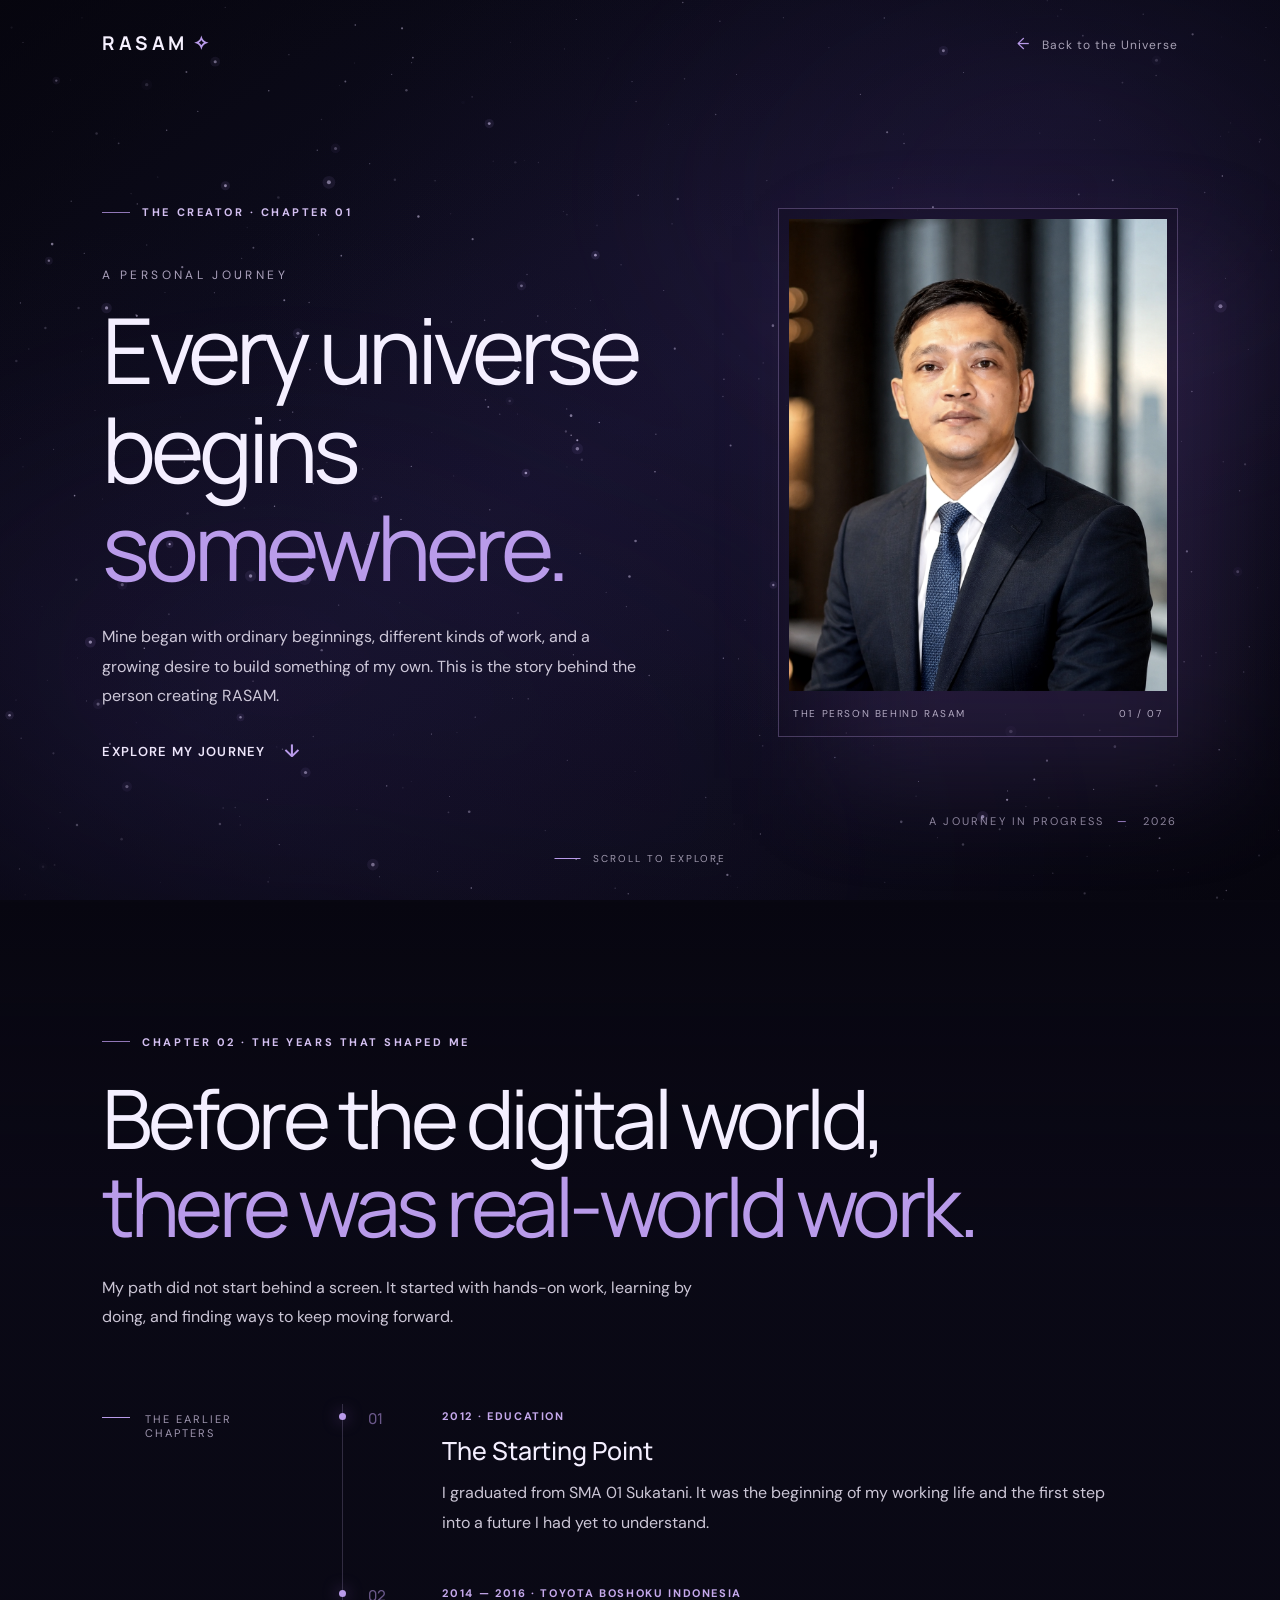
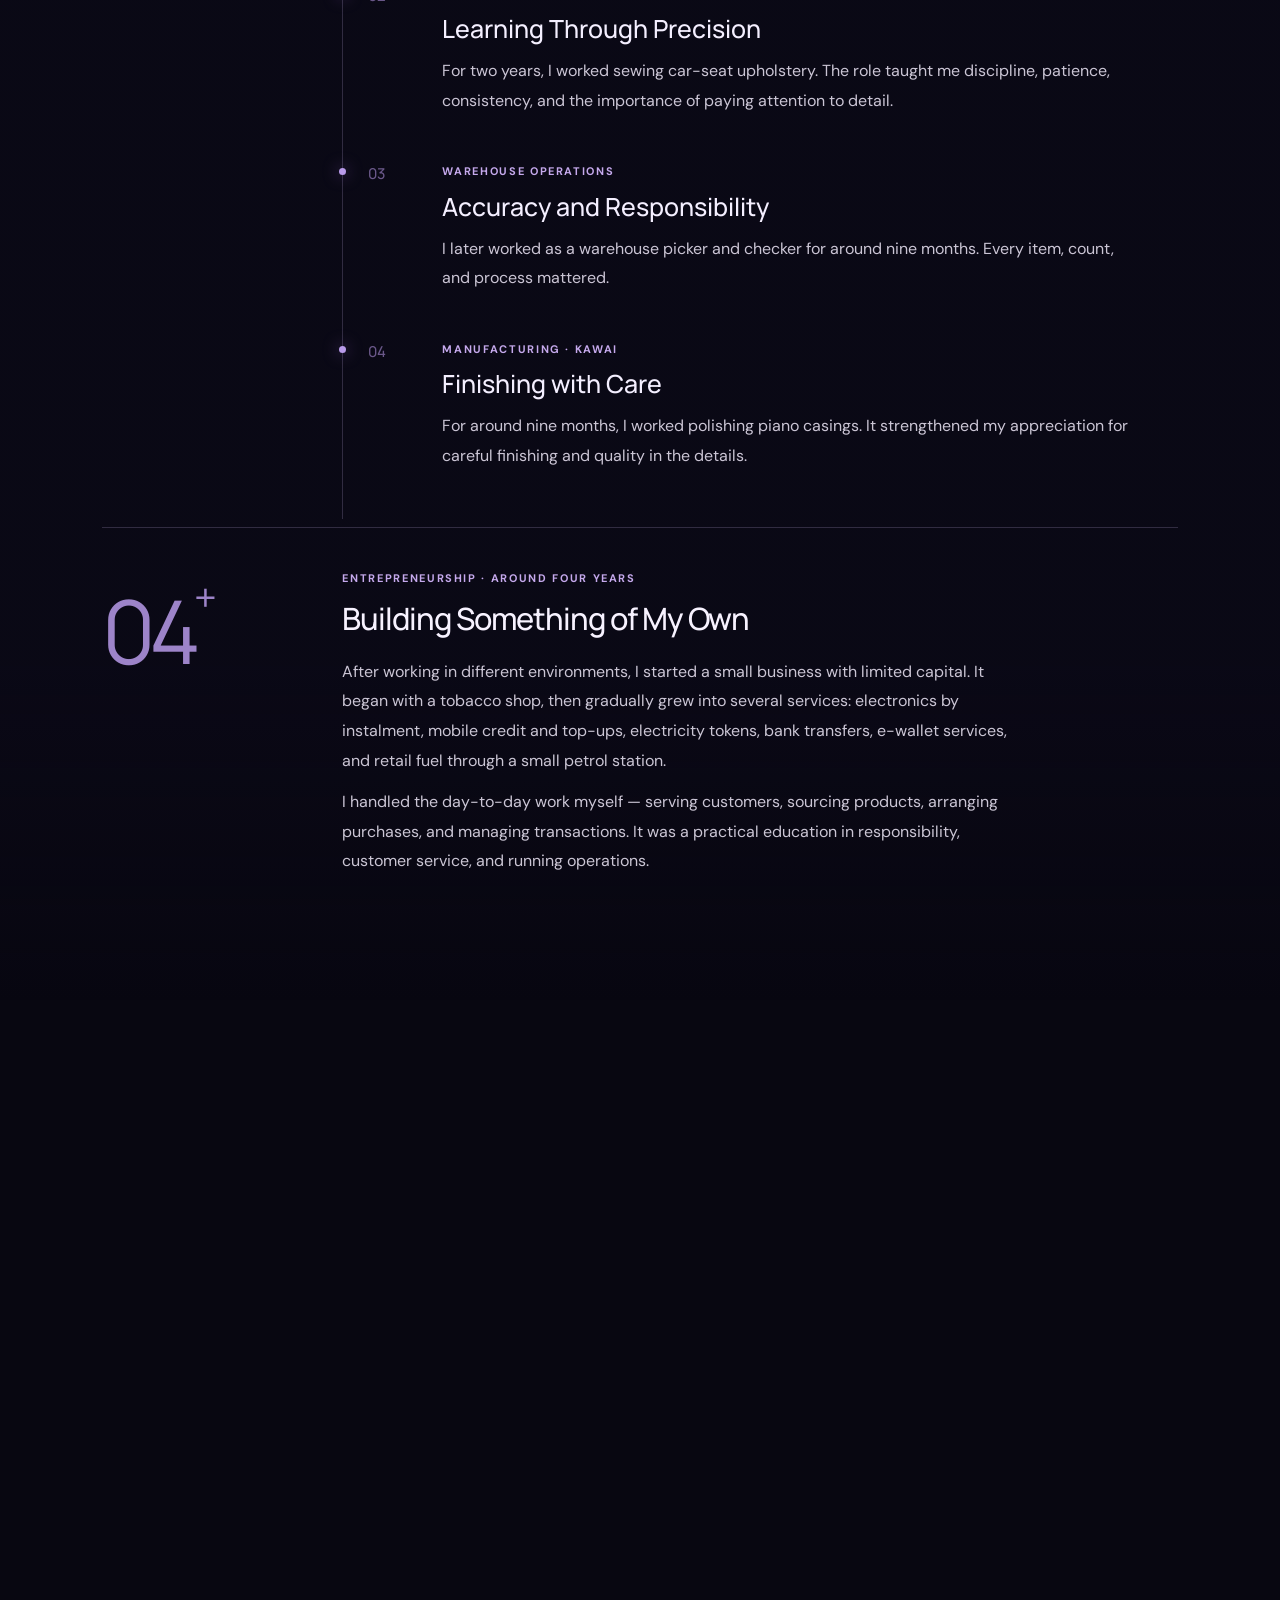
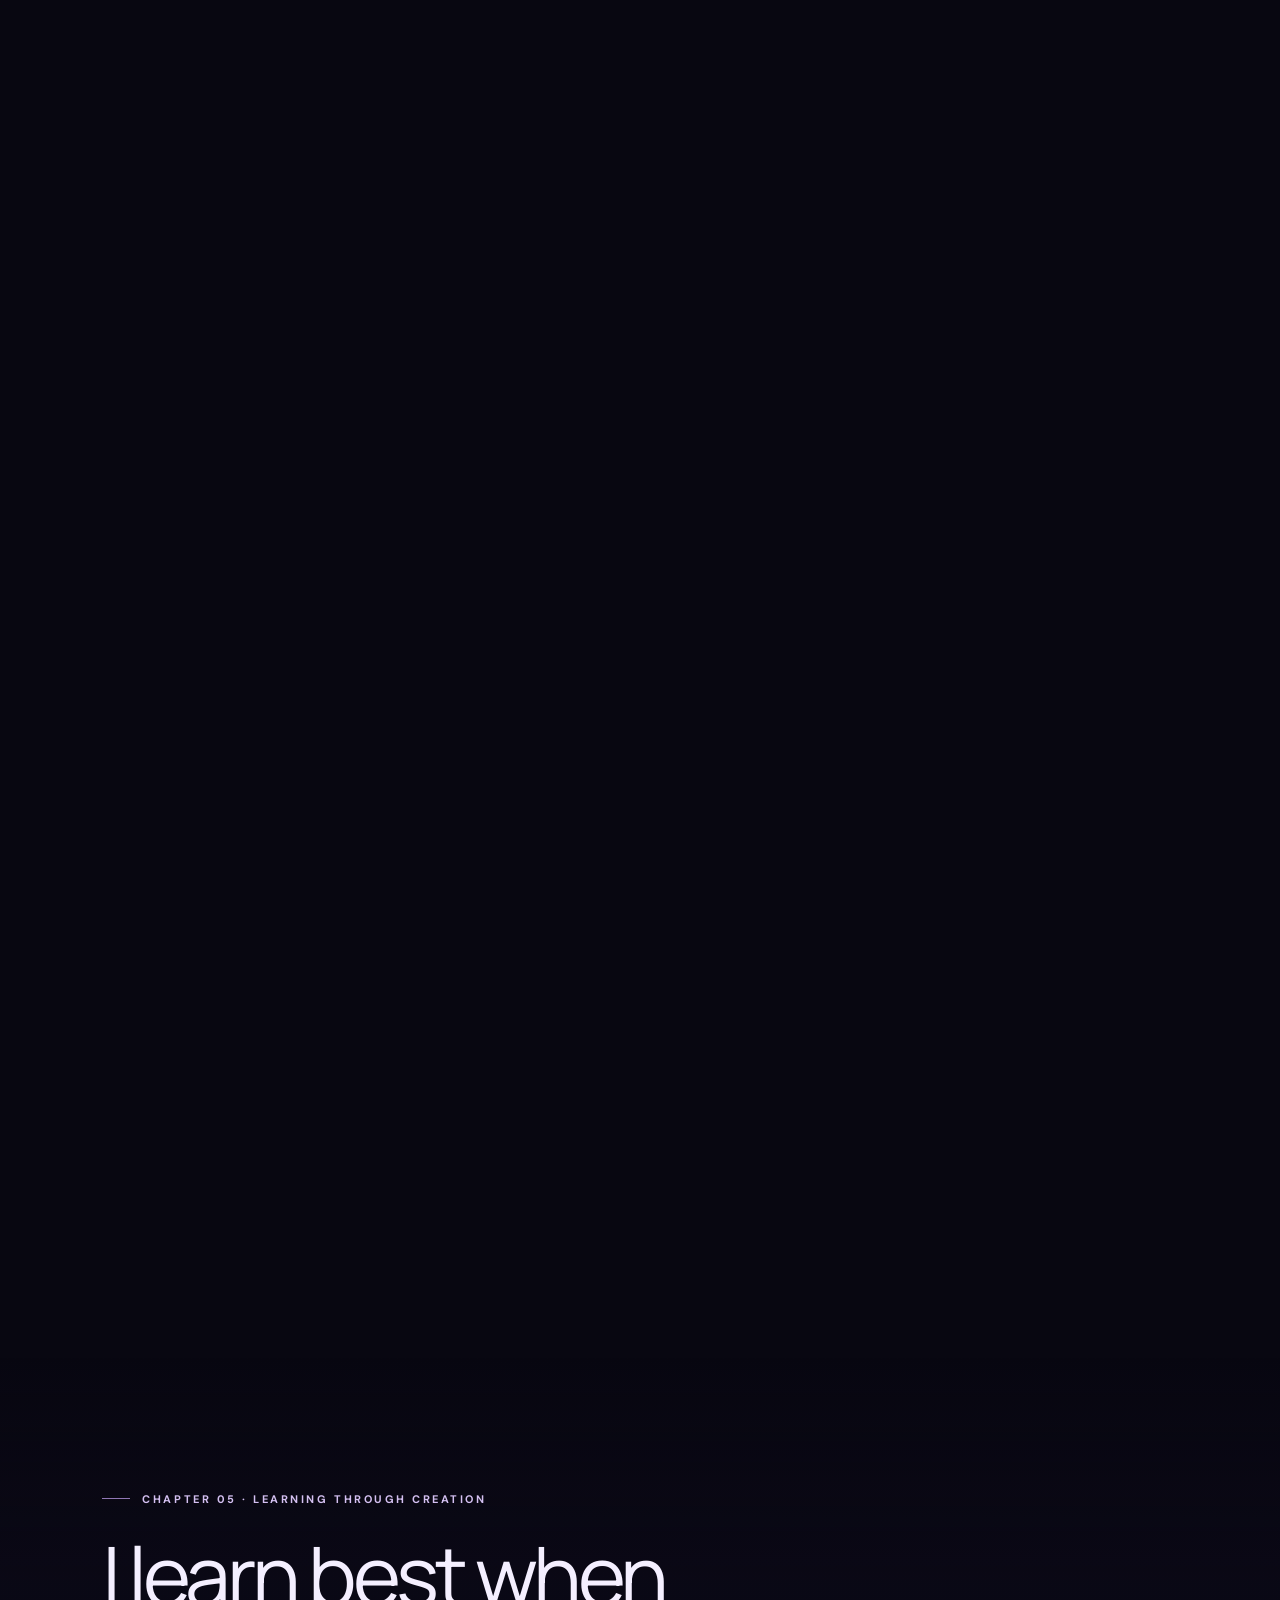
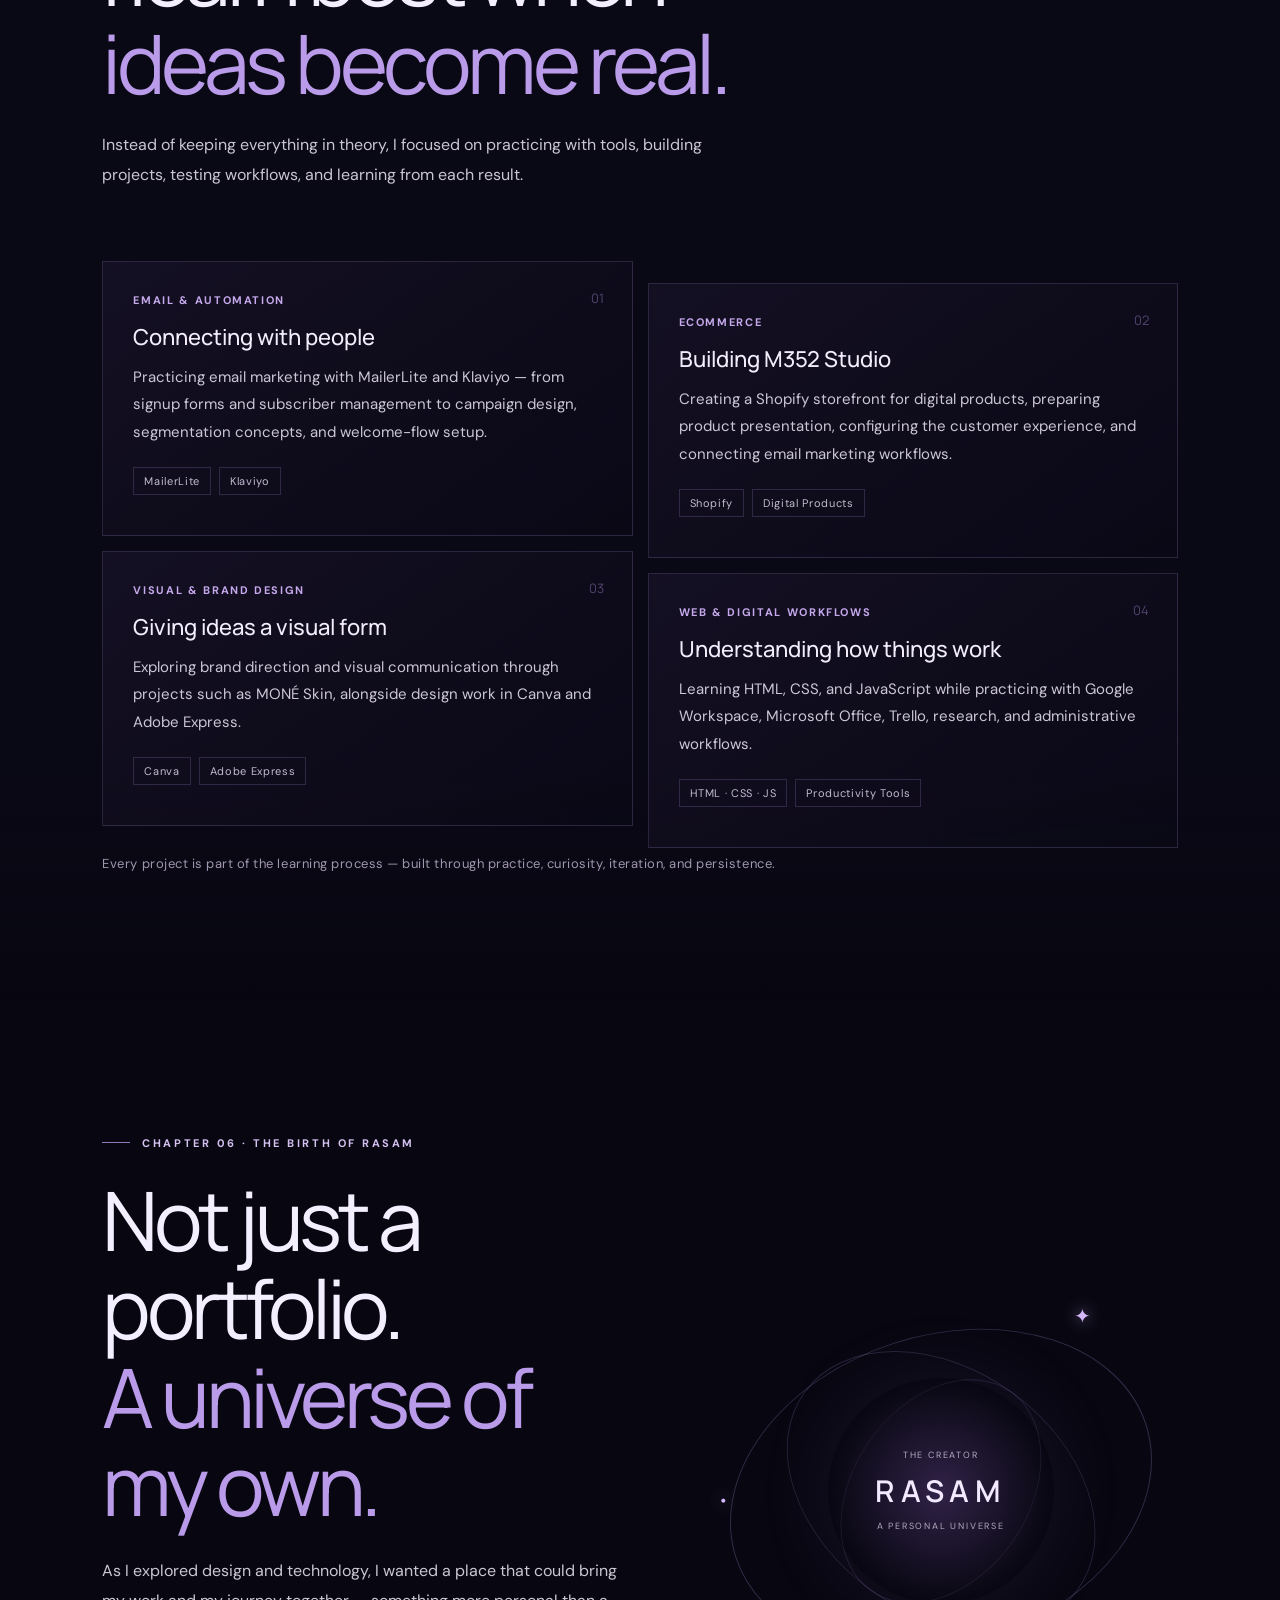
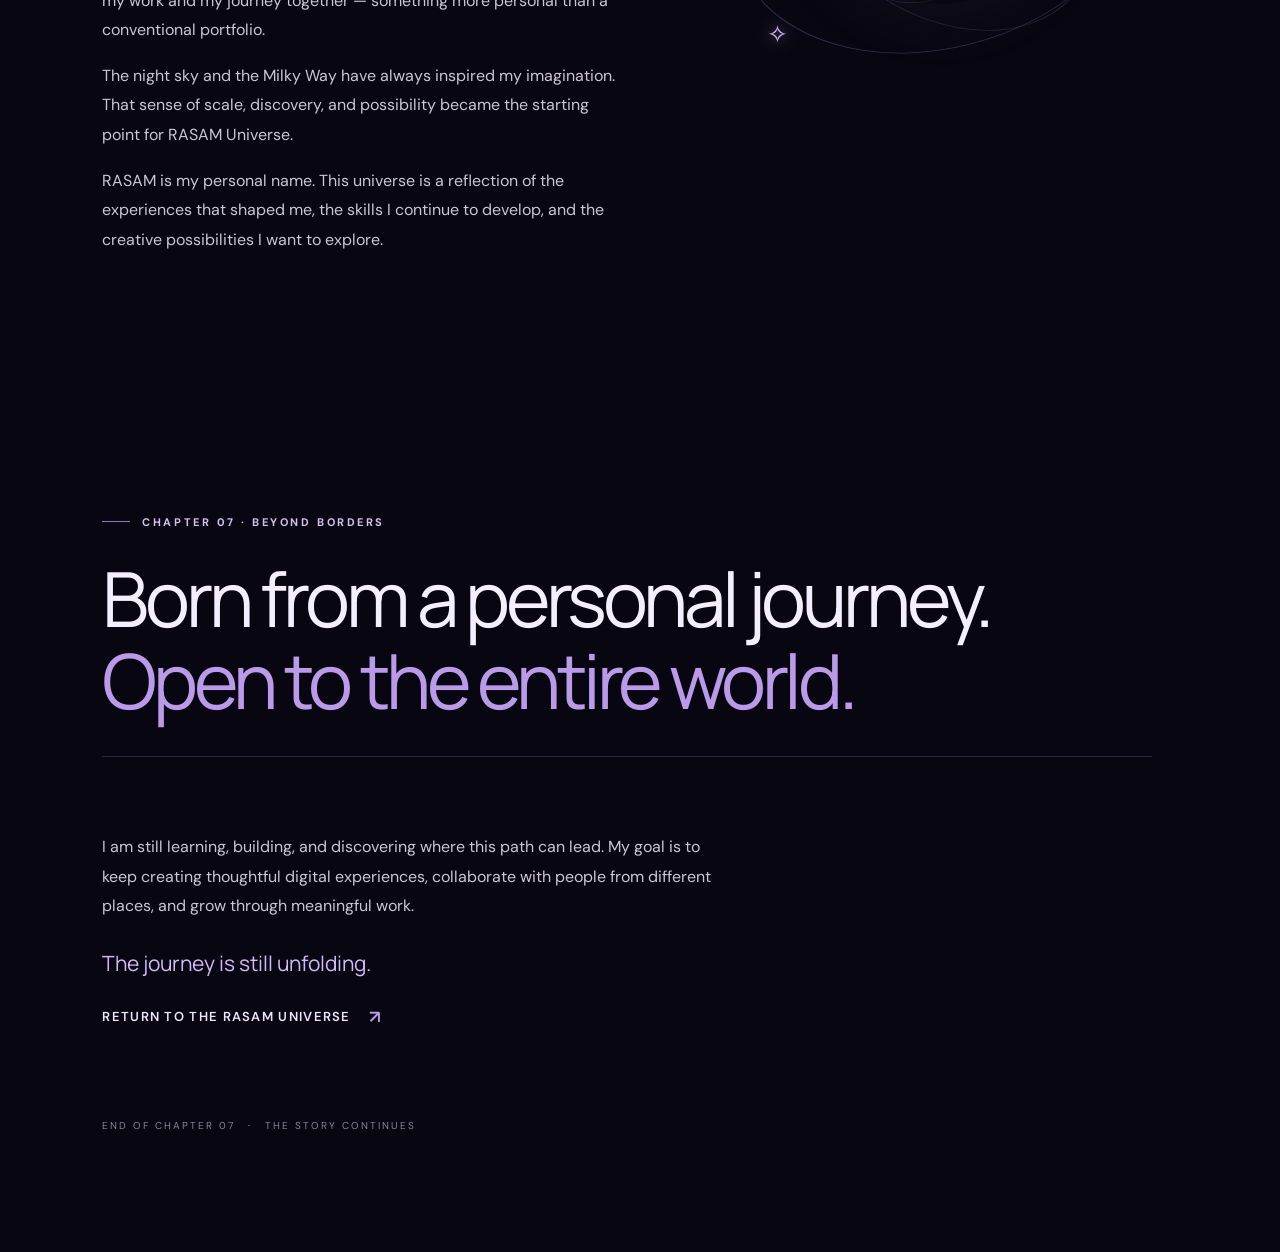
<file: pages/about-me.html>
<!DOCTYPE html>
<html lang="en">
<head>
  <meta charset="UTF-8">
  <meta name="viewport" content="width=device-width, initial-scale=1.0">
  <meta name="theme-color" content="#080711">
  <meta name="description" content="The story behind RASAM — a personal journey through work, entrepreneurship, learning, and creativity.">
  <title>The Creator — RASAM Universe</title>
  <link rel="preconnect" href="https://fonts.googleapis.com">
  <link rel="preconnect" href="https://fonts.gstatic.com" crossorigin>
  <link href="https://fonts.googleapis.com/css2?family=DM+Sans:wght@400;500;600;700&family=Manrope:wght@400;500;600;700&display=swap" rel="stylesheet">
  <link rel="stylesheet" href="about-me.css">
</head>
<body class="about-me-page">
  <main id="creator-universe">
    <div class="universe-background" aria-hidden="true">
      <div class="universe-base"></div>
      <div class="distant-galaxy"></div>
      <canvas id="creator-starfield"></canvas>
      <div class="ambient-light"></div>
    </div>

    <header class="creator-nav">
      <a class="creator-wordmark" href="../index.html" aria-label="RASAM home">RASAM<span>✧</span></a>
      <a class="back-link" href="../index.html"><span aria-hidden="true">←</span> Back to the Universe</a>
    </header>

    <div class="creator-content">
      <!-- 01 — THE BEGINNING -->
      <section id="creator-beginning" class="creator-section beginning-section">
        <div class="creator-section-inner beginning-grid">
          <div class="beginning-copy reveal">
            <p class="creator-eyebrow">THE CREATOR · CHAPTER 01</p>
            <p class="beginning-overline">A PERSONAL JOURNEY</p>
            <h1 class="creator-heading">Every universe<br>begins <em>somewhere.</em></h1>
            <p class="creator-description">Mine began with ordinary beginnings, different kinds of work, and a growing desire to build something of my own. This is the story behind the person creating RASAM.</p>
            <a class="text-link" href="#creator-journey">Explore my journey <span aria-hidden="true">↓</span></a>
          </div>
          <figure class="portrait-frame reveal">
            <div class="portrait-glow"></div>
            <img src="../assets/images/creator-portrait.jpg" alt="Portrait of the creator of RASAM" class="creator-portrait">
            <figcaption><span>THE PERSON BEHIND RASAM</span><span>01 / 07</span></figcaption>
          </figure>
          <div class="beginning-coordinate" aria-hidden="true">A JOURNEY IN PROGRESS <span>—</span> 2026</div>
        </div>
        <a class="scroll-cue" href="#creator-journey"><span></span> SCROLL TO EXPLORE</a>
      </section>

      <!-- 02 — THE JOURNEY BEFORE DIGITAL -->
      <section id="creator-journey" class="creator-section journey-section">
        <div class="creator-section-inner">
          <div class="section-intro reveal">
            <p class="creator-eyebrow">CHAPTER 02 · THE YEARS THAT SHAPED ME</p>
            <h2 class="creator-heading">Before the digital world,<br><em>there was real-world work.</em></h2>
            <p class="creator-description">My path did not start behind a screen. It started with hands-on work, learning by doing, and finding ways to keep moving forward.</p>
          </div>

          <div class="journey-layout">
            <div class="journey-marker reveal"><span class="marker-line"></span><span>THE EARLIER CHAPTERS</span></div>
            <div class="timeline">
              <article class="timeline-item reveal">
                <span class="timeline-index">01</span>
                <div><p class="timeline-meta">2012 · EDUCATION</p><h3>The Starting Point</h3><p>I graduated from SMA 01 Sukatani. It was the beginning of my working life and the first step into a future I had yet to understand.</p></div>
              </article>
              <article class="timeline-item reveal">
                <span class="timeline-index">02</span>
                <div><p class="timeline-meta">2014 — 2016 · TOYOTA BOSHOKU INDONESIA</p><h3>Learning Through Precision</h3><p>For two years, I worked sewing car-seat upholstery. The role taught me discipline, patience, consistency, and the importance of paying attention to detail.</p></div>
              </article>
              <article class="timeline-item reveal">
                <span class="timeline-index">03</span>
                <div><p class="timeline-meta">WAREHOUSE OPERATIONS</p><h3>Accuracy and Responsibility</h3><p>I later worked as a warehouse picker and checker for around nine months. Every item, count, and process mattered.</p></div>
              </article>
              <article class="timeline-item reveal">
                <span class="timeline-index">04</span>
                <div><p class="timeline-meta">MANUFACTURING · KAWAI</p><h3>Finishing with Care</h3><p>For around nine months, I worked polishing piano casings. It strengthened my appreciation for careful finishing and quality in the details.</p></div>
              </article>
            </div>
          </div>

          <div class="business-chapter reveal">
            <div class="business-number">04<span>+</span></div>
            <div><p class="timeline-meta">ENTREPRENEURSHIP · AROUND FOUR YEARS</p><h3>Building Something of My Own</h3><p>After working in different environments, I started a small business with limited capital. It began with a tobacco shop, then gradually grew into several services: electronics by instalment, mobile credit and top-ups, electricity tokens, bank transfers, e-wallet services, and retail fuel through a small petrol station.</p><p>I handled the day-to-day work myself — serving customers, sourcing products, arranging purchases, and managing transactions. It was a practical education in responsibility, customer service, and running operations.</p></div>
          </div>
        </div>
      </section>

      <!-- 03 — THE TURNING POINT -->
      <section id="creator-turning-point" class="creator-section turning-section">
        <div class="creator-section-inner turning-grid">
          <div class="turning-copy reveal">
            <p class="creator-eyebrow">CHAPTER 03 · THE TURNING POINT</p>
            <h2 class="creator-heading">Sometimes, moving forward<br>means <em>starting again.</em></h2>
            <p class="creator-description">Over time, business conditions became more difficult. At the same time, my mother needed care at home. I had to reconsider what came next and what kind of work could fit the responsibilities in front of me.</p>
            <p class="creator-description">I made the difficult decision to pause my business and take a step back. It was not an easy transition. I also sold a bicycle I loved — not just an object, but something connected to a sport and a part of life that brought me joy.</p>
            <p class="creator-description">For about three months, I paused and reflected. I did not have every answer. I only knew I needed to find a new direction.</p>
          </div>
          <aside class="pause-card reveal">
            <span class="pause-symbol" aria-hidden="true">Ⅱ</span>
            <p class="pause-label">A MOMENT TO RESET</p>
            <p class="pause-quote">“A pause is not always the end of a journey. Sometimes, it is where a new direction begins.”</p>
            <span class="pause-caption">THE THREE-MONTH PAUSE</span>
          </aside>
        </div>
      </section>

      <!-- 04 — ENTERING A NEW WORLD -->
      <section id="creator-digital" class="creator-section digital-section">
        <div class="creator-section-inner digital-inner">
          <div class="section-intro reveal">
            <p class="creator-eyebrow">CHAPTER 04 · ENTERING A NEW WORLD</p>
            <h2 class="creator-heading">A new direction.<br><em>A different kind of work.</em></h2>
          </div>
          <div class="digital-story reveal">
            <div class="digital-orbit" aria-hidden="true"><span></span><span></span><span></span><b>NEW<br>WORLD</b></div>
            <div class="digital-copy">
              <p class="creator-description">I began exploring digital work because it offered a way to build a career while remaining available to care for my mother. It was a new environment, with unfamiliar tools and a lot to learn.</p>
              <p class="creator-description">I joined the six-week SGB Virtual Assistant Course. Through its modules and practical tasks, I started developing my English, learning digital tools, and understanding how professional online workflows operate.</p>
              <p class="creator-description">It was my entry point into a world where communication, organization, creativity, and technology could come together.</p>
              <div class="course-stamp"><strong>6 WEEKS</strong><span>OF LEARNING<br>AND PRACTICE</span></div>
            </div>
          </div>
        </div>
      </section>

      <!-- 05 — LEARNING THROUGH CREATION -->
      <section id="creator-learning" class="creator-section learning-section">
        <div class="creator-section-inner">
          <div class="section-intro reveal">
            <p class="creator-eyebrow">CHAPTER 05 · LEARNING THROUGH CREATION</p>
            <h2 class="creator-heading">I learn best when<br><em>ideas become real.</em></h2>
            <p class="creator-description">Instead of keeping everything in theory, I focused on practicing with tools, building projects, testing workflows, and learning from each result.</p>
          </div>
          <div class="learning-grid">
            <article class="learning-card reveal"><span class="card-number">01</span><p class="card-kicker">EMAIL & AUTOMATION</p><h3>Connecting with people</h3><p>Practicing email marketing with MailerLite and Klaviyo — from signup forms and subscriber management to campaign design, segmentation concepts, and welcome-flow setup.</p><div class="skill-tags"><span>MailerLite</span><span>Klaviyo</span></div></article>
            <article class="learning-card reveal"><span class="card-number">02</span><p class="card-kicker">ECOMMERCE</p><h3>Building M352 Studio</h3><p>Creating a Shopify storefront for digital products, preparing product presentation, configuring the customer experience, and connecting email marketing workflows.</p><div class="skill-tags"><span>Shopify</span><span>Digital Products</span></div></article>
            <article class="learning-card reveal"><span class="card-number">03</span><p class="card-kicker">VISUAL & BRAND DESIGN</p><h3>Giving ideas a visual form</h3><p>Exploring brand direction and visual communication through projects such as MONÉ Skin, alongside design work in Canva and Adobe Express.</p><div class="skill-tags"><span>Canva</span><span>Adobe Express</span></div></article>
            <article class="learning-card reveal"><span class="card-number">04</span><p class="card-kicker">WEB & DIGITAL WORKFLOWS</p><h3>Understanding how things work</h3><p>Learning HTML, CSS, and JavaScript while practicing with Google Workspace, Microsoft Office, Trello, research, and administrative workflows.</p><div class="skill-tags"><span>HTML · CSS · JS</span><span>Productivity Tools</span></div></article>
          </div>
          <p class="learning-footnote reveal">Every project is part of the learning process — built through practice, curiosity, iteration, and persistence.</p>
        </div>
      </section>

      <!-- 06 — THE BIRTH OF RASAM -->
      <section id="creator-rasam" class="creator-section rasam-section">
        <div class="creator-section-inner rasam-grid">
          <div class="rasam-copy reveal">
            <p class="creator-eyebrow">CHAPTER 06 · THE BIRTH OF RASAM</p>
            <h2 class="creator-heading">Not just a portfolio.<br><em>A universe of my own.</em></h2>
            <p class="creator-description">As I explored design and technology, I wanted a place that could bring my work and my journey together — something more personal than a conventional portfolio.</p>
            <p class="creator-description">The night sky and the Milky Way have always inspired my imagination. That sense of scale, discovery, and possibility became the starting point for RASAM Universe.</p>
            <p class="creator-description">RASAM is my personal name. This universe is a reflection of the experiences that shaped me, the skills I continue to develop, and the creative possibilities I want to explore.</p>
          </div>
          <div class="rasam-visual reveal" aria-label="RASAM Universe typographic artwork">
            <div class="rasam-orbit orbit-a"></div><div class="rasam-orbit orbit-b"></div><div class="rasam-orbit orbit-c"></div>
            <div class="rasam-core"><span>THE CREATOR</span><strong>RASAM</strong><small>A PERSONAL UNIVERSE</small></div>
            <span class="rasam-star star-a">✦</span><span class="rasam-star star-b">✧</span><span class="rasam-star star-c">·</span>
          </div>
        </div>
      </section>

      <!-- 07 — BEYOND BORDERS -->
      <section id="creator-beyond-borders" class="creator-section beyond-section">
        <div class="creator-section-inner beyond-inner">
          <div class="beyond-heading reveal">
            <p class="creator-eyebrow">CHAPTER 07 · BEYOND BORDERS</p>
            <h2 class="creator-heading">Born from a personal journey.<br><em>Open to the entire world.</em></h2>
          </div>
          <div class="beyond-bottom reveal">
            <p class="creator-description">I am still learning, building, and discovering where this path can lead. My goal is to keep creating thoughtful digital experiences, collaborate with people from different places, and grow through meaningful work.</p>
            <p class="beyond-signoff">The journey is still unfolding.</p>
            <a class="text-link" href="../index.html">Return to the RASAM Universe <span aria-hidden="true">↗</span></a>
          </div>
          <div class="beyond-index" aria-hidden="true">END OF CHAPTER 07 <span>·</span> THE STORY CONTINUES</div>
        </div>
      </section>
    </div>
  </main>
  <script src="about-me.js"></script>
</body>
</html>
</file>
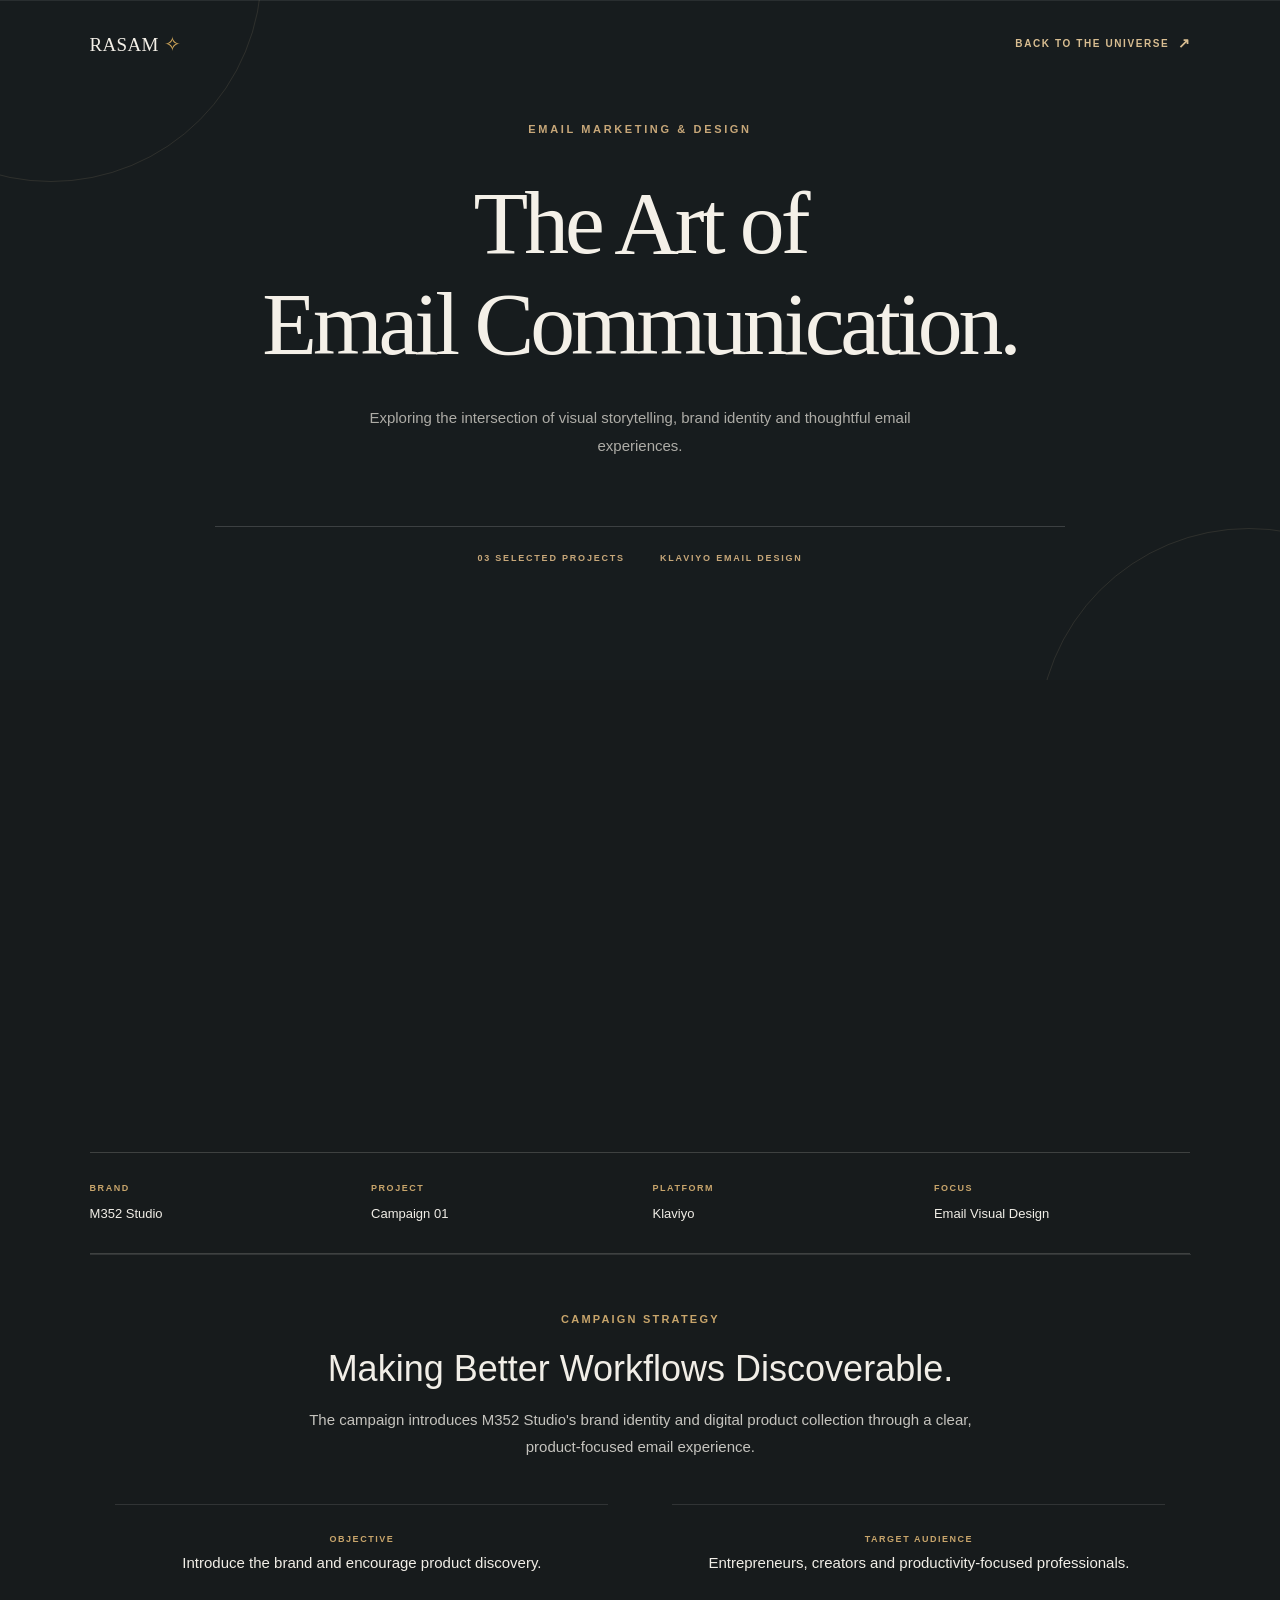
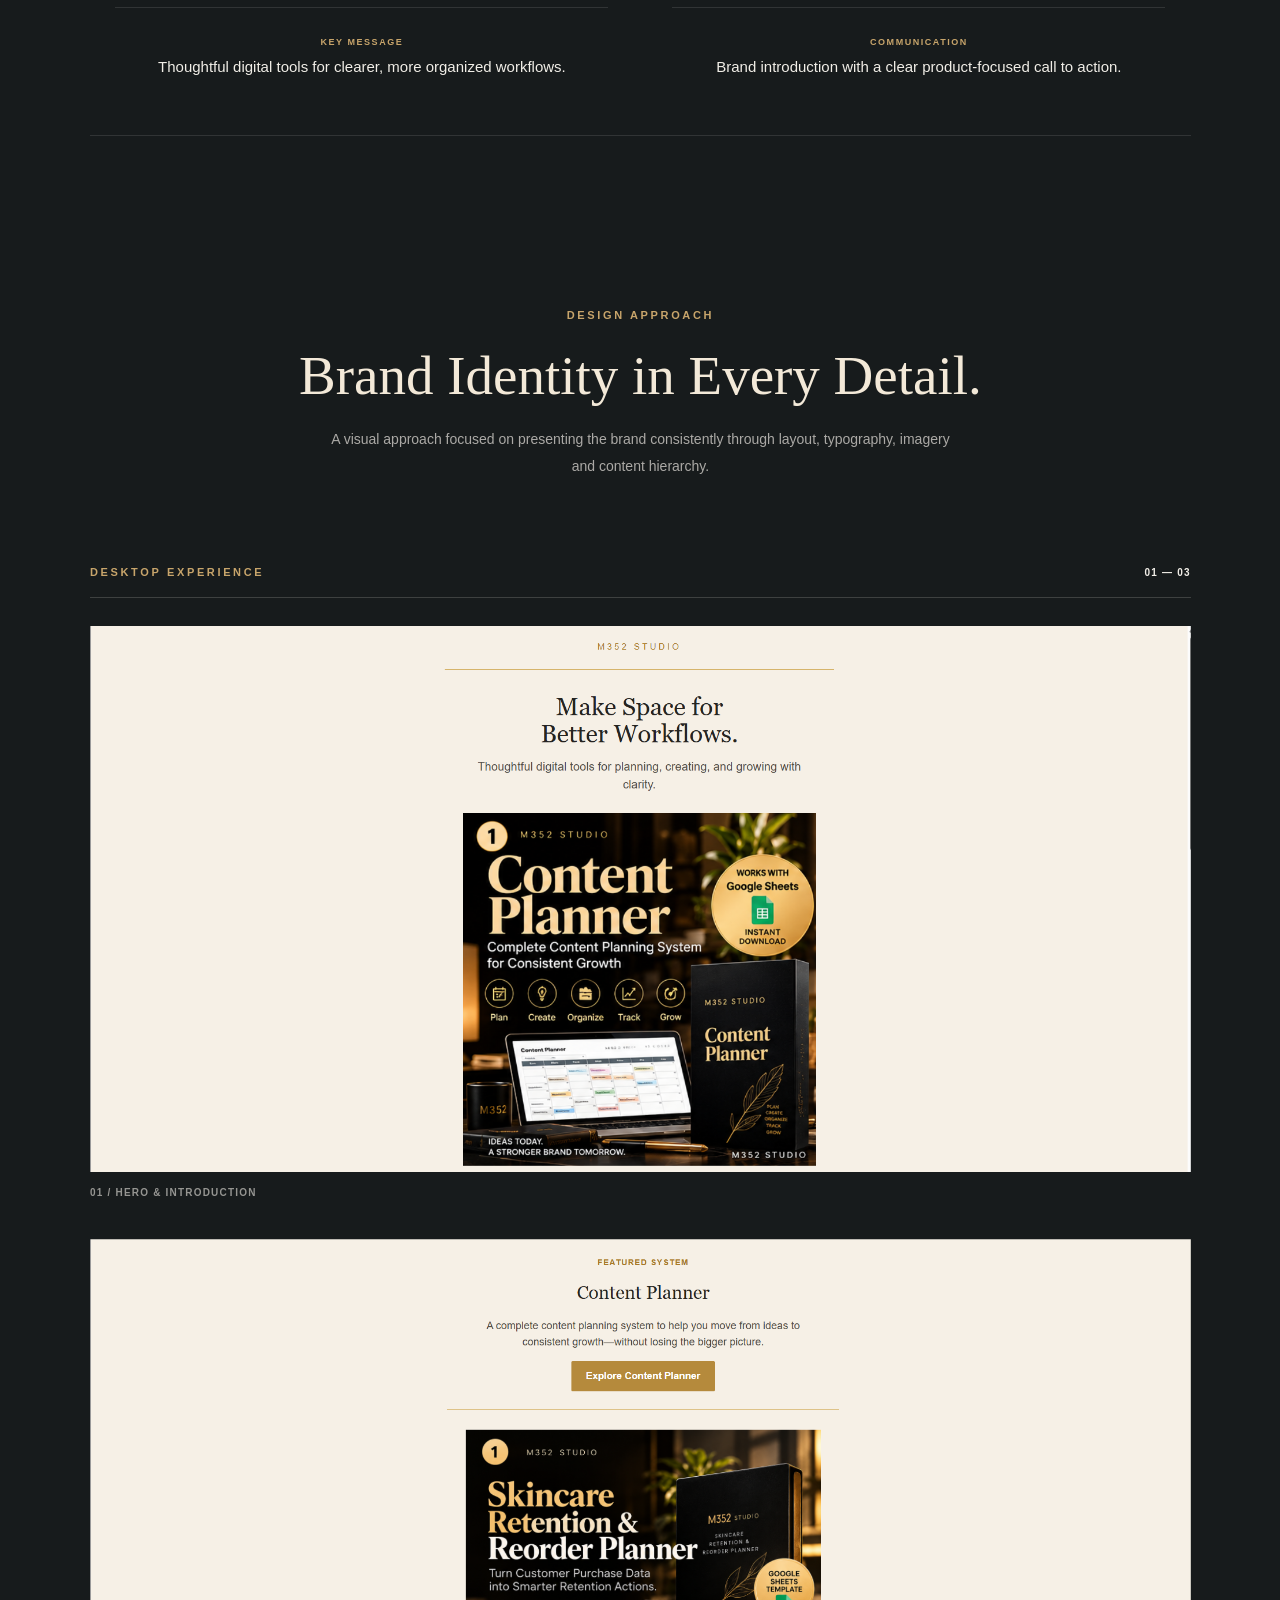
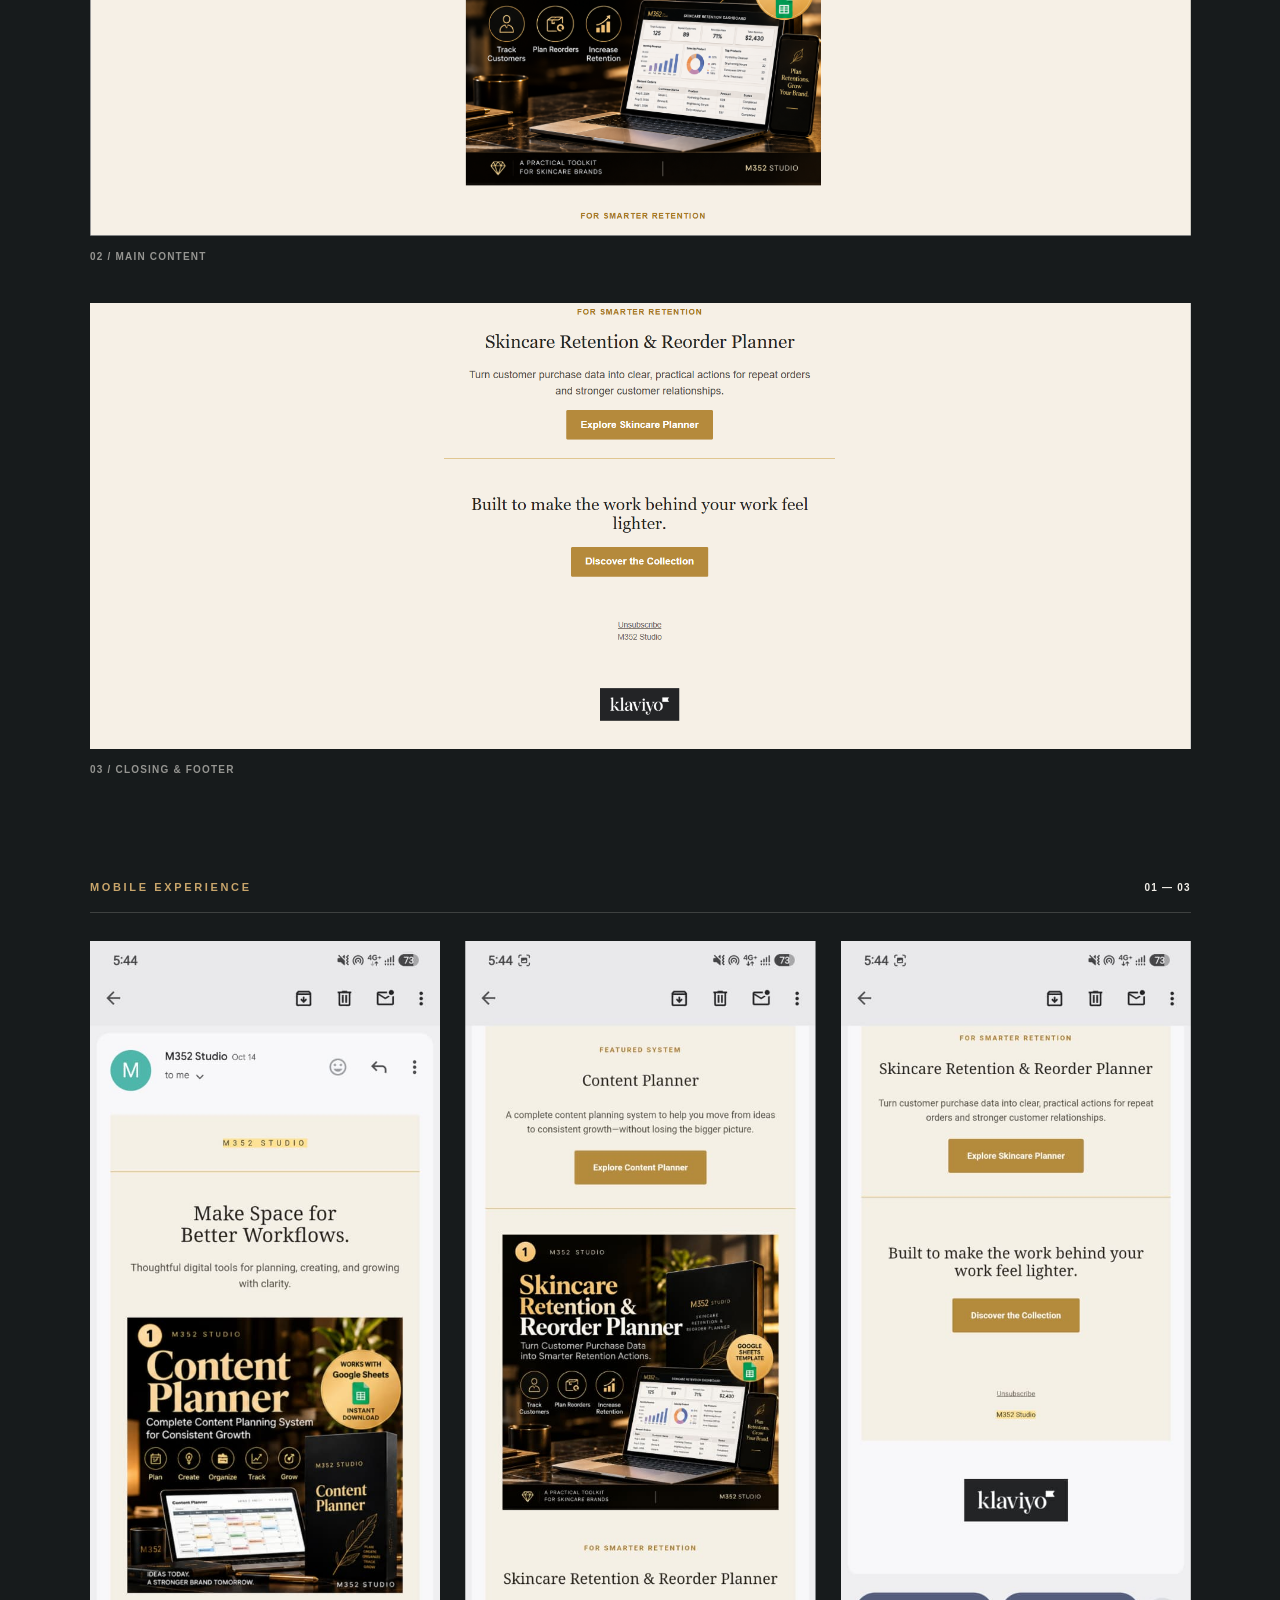
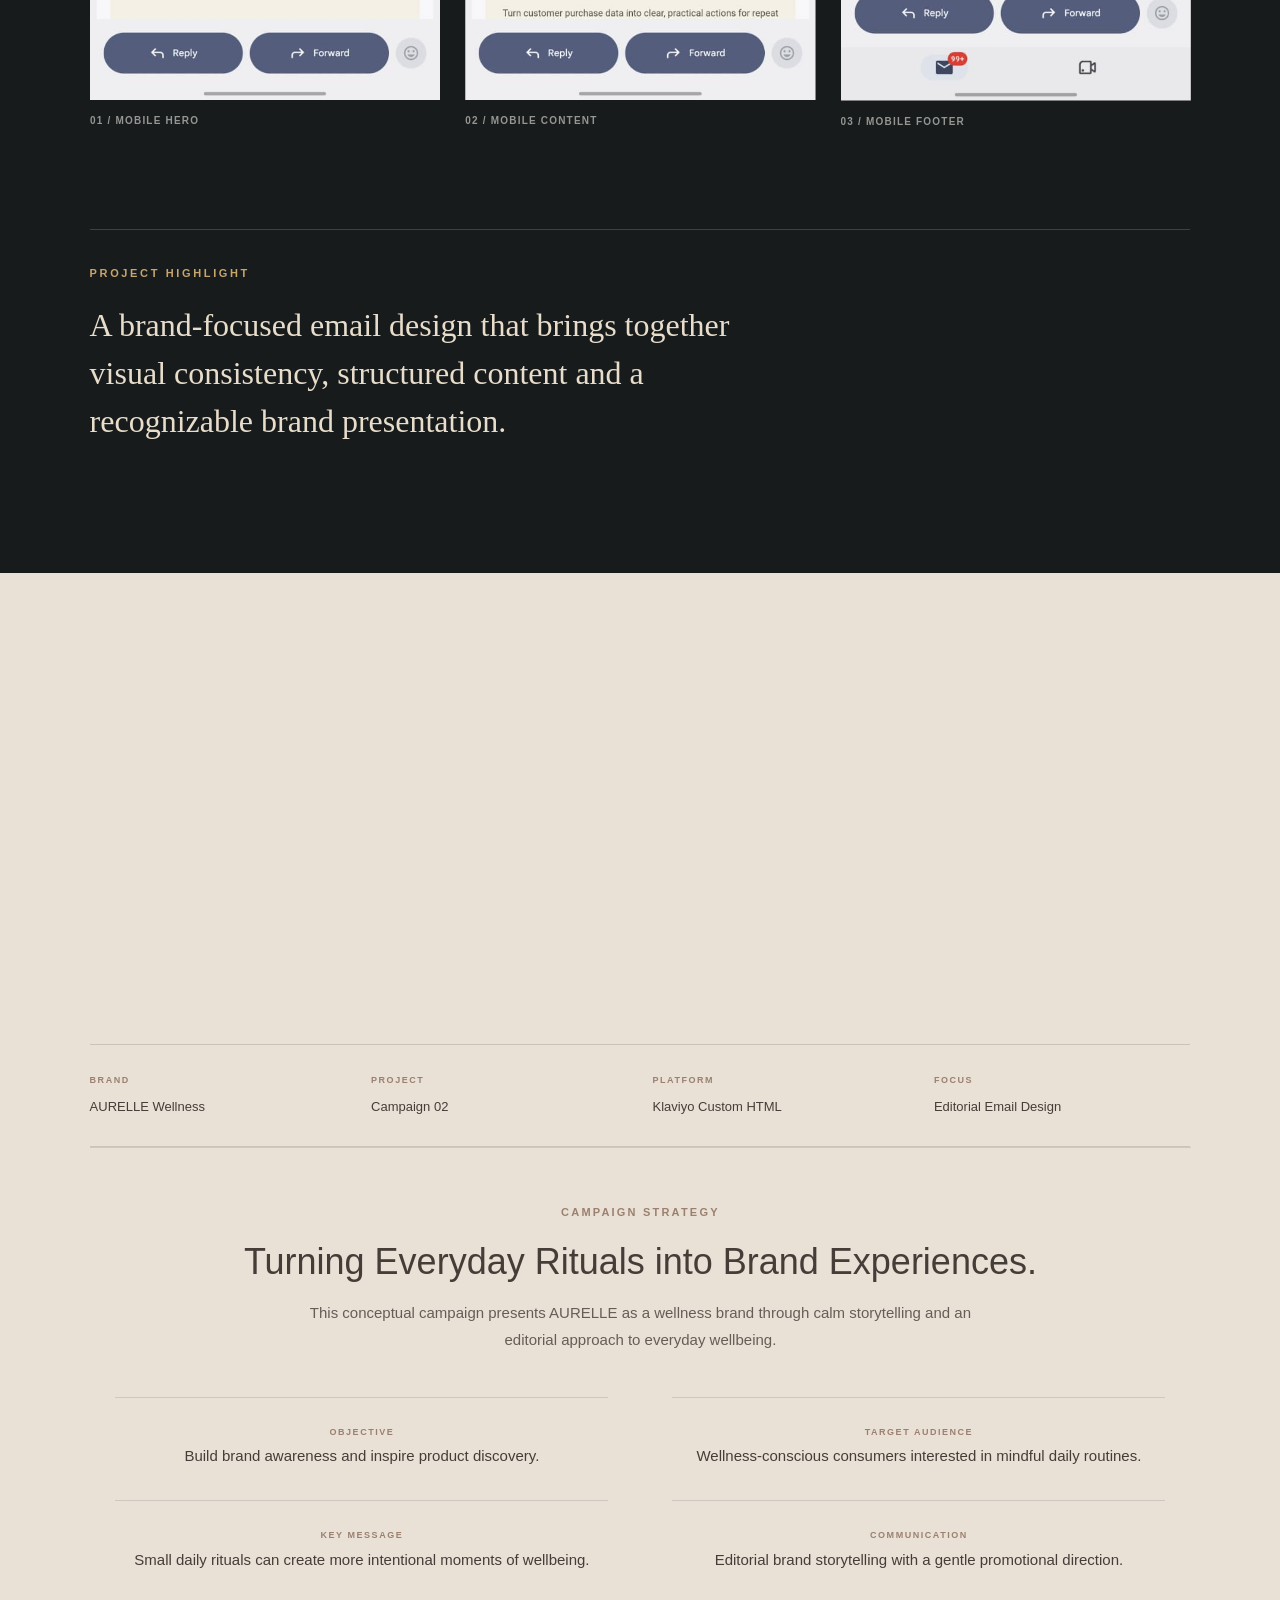
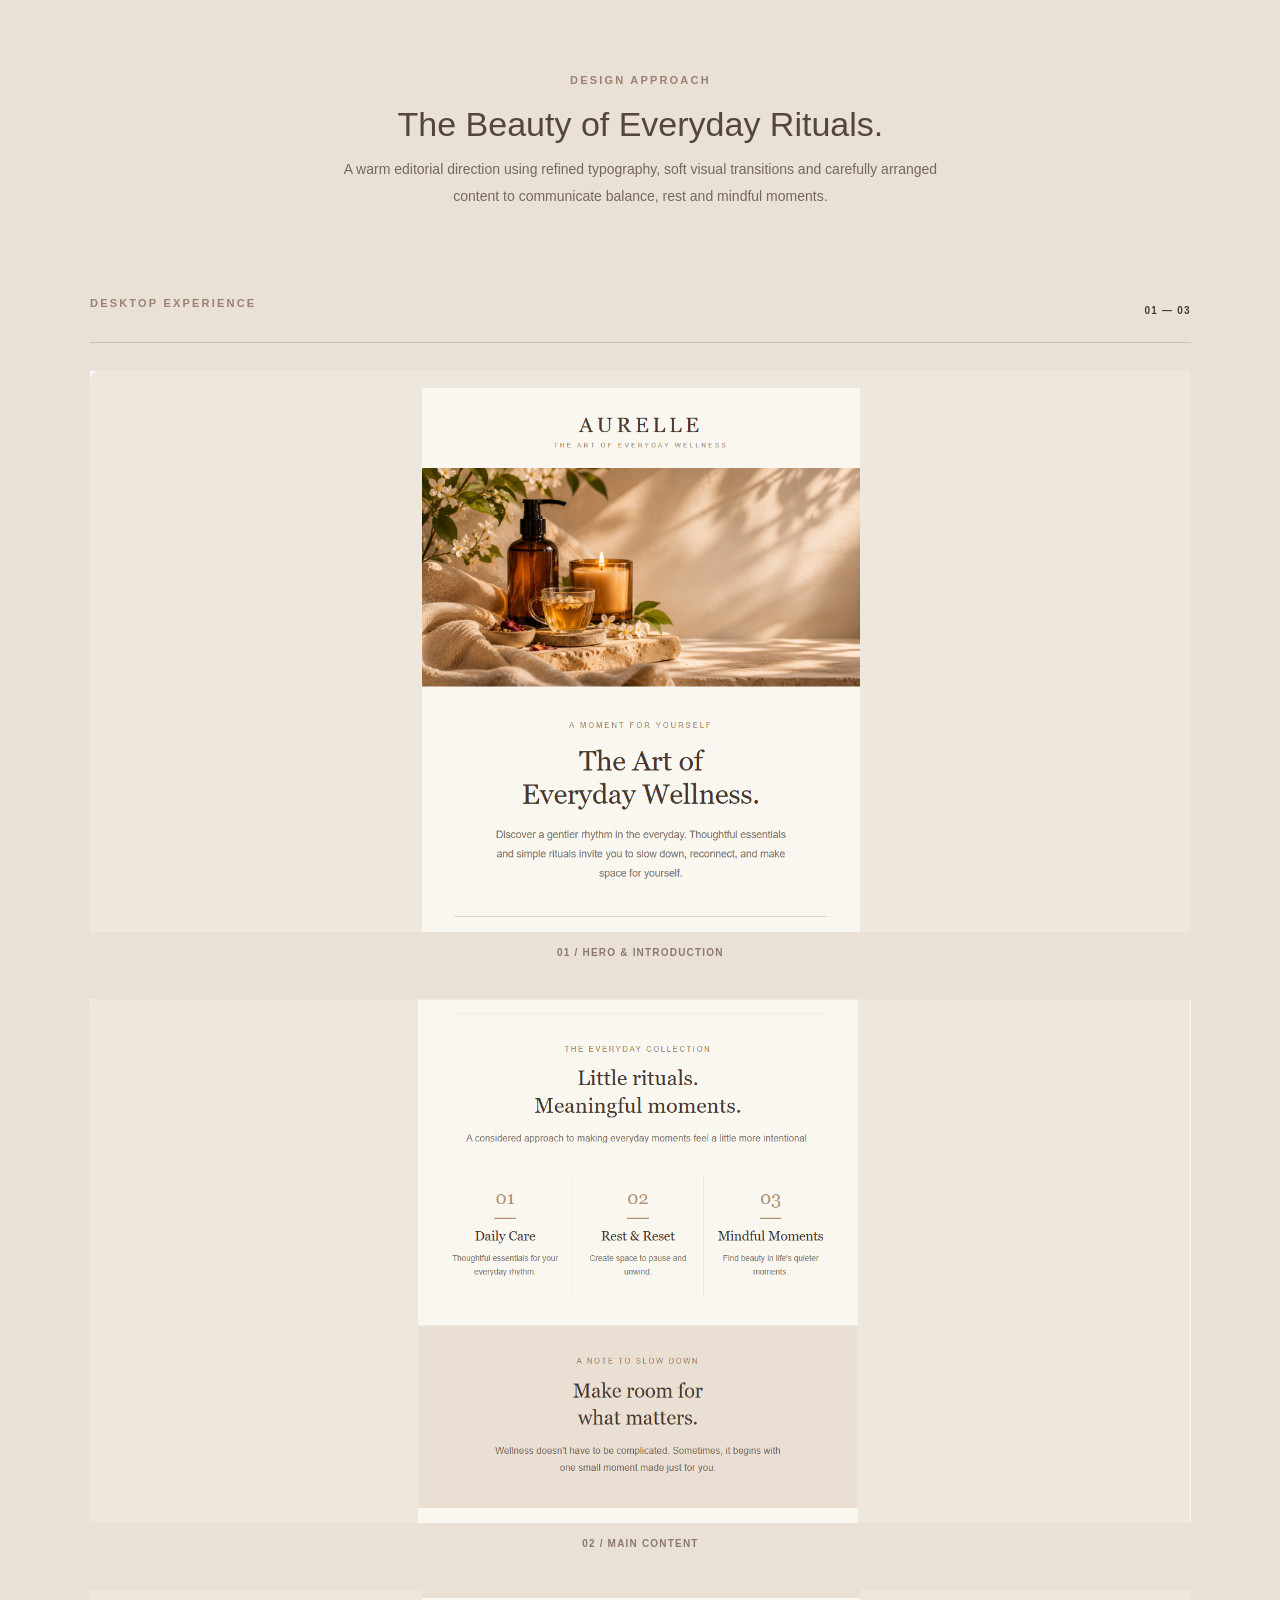
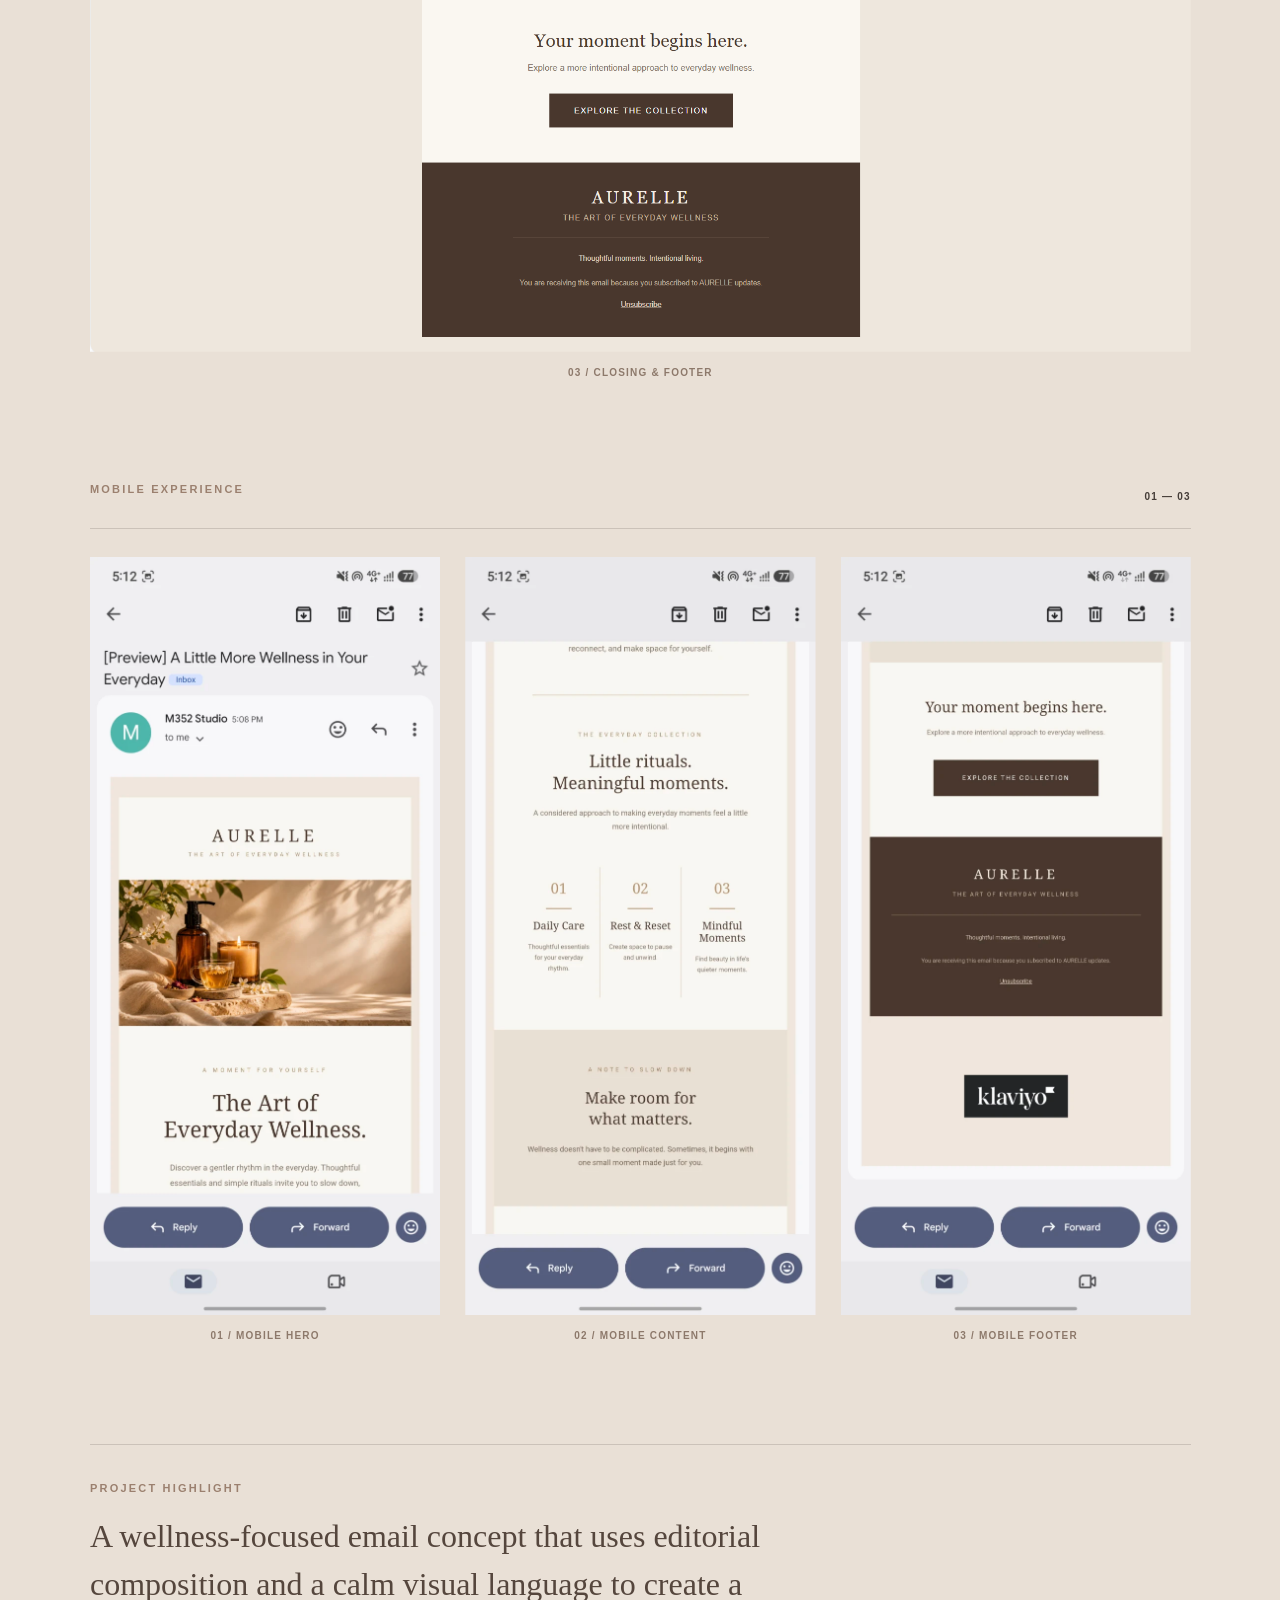
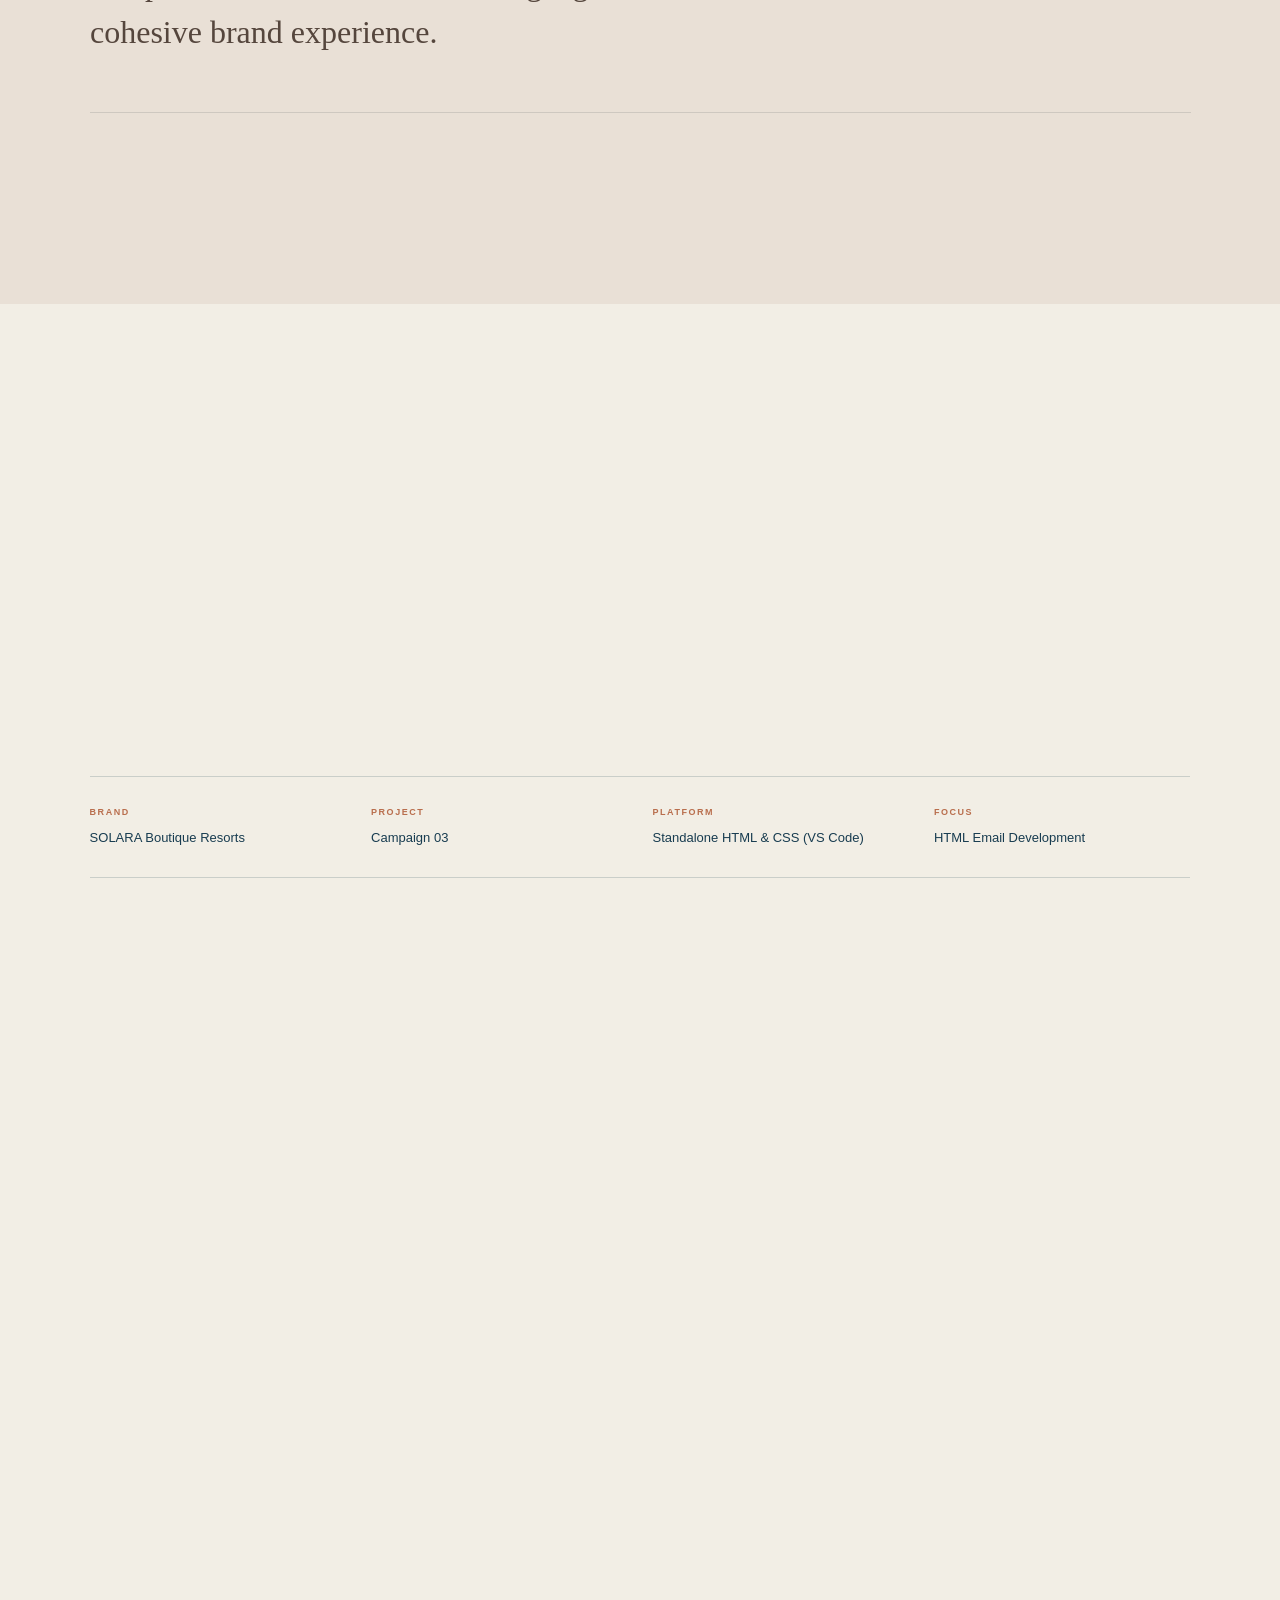
<file: pages/klaviyo-email.html>
<!DOCTYPE html>
<html lang="en">
<head>
  <meta charset="UTF-8">
  <meta name="viewport" content="width=device-width, initial-scale=1.0">
  <meta name="description" content="A collection of email design projects created with Klaviyo, exploring brand identity, visual storytelling and responsive email experiences.">
  <title>Klaviyo Email Design — RASAM Digital Portfolio</title>
  <link rel="stylesheet" href="klaviyo-email.css">
</head>

<body class="klaviyo-page">

  <!-- =========================================
       PAGE INTRODUCTION
  ========================================== -->

  <main>

    <section class="email-intro" id="email-intro">
      <nav class="rasam-page-nav" aria-label="RASAM portfolio navigation">
        <a class="rasam-brand" href="../index.html" aria-label="RASAM home">
          RASAM <span aria-hidden="true">✧</span>
        </a>
        <a class="universe-return" href="../index.html" aria-label="Back to the RASAM Universe">
          BACK TO THE UNIVERSE <span aria-hidden="true">↗</span>
        </a>
      </nav>
      <div class="email-intro-inner">

        <span class="eyebrow">EMAIL MARKETING & DESIGN</span>

        <h1>
          The Art of<br>
          Email Communication.
        </h1>

        <p class="intro-description">
          Exploring the intersection of visual storytelling,
          brand identity and thoughtful email experiences.
        </p>

        <div class="intro-meta">
          <span>03 SELECTED PROJECTS</span>
          <span>KLAVIYO EMAIL DESIGN</span>
        </div>

      </div>
    </section>


    <!-- =========================================
         PROJECT 01 — M352 STUDIO
    ========================================== -->

    <section class="email-case-study m352-case" id="m352-campaign">

      <div class="case-study-header">

        <div class="case-study-index">
          <span class="eyebrow">SELECTED PROJECT / 01</span>
          <span class="project-category">EMAIL CAMPAIGN DESIGN</span>
        </div>

        <h2>M352 Studio</h2>

        <p class="project-subtitle">
          Campaign 01 — Brand Communication
        </p>

        <p class="project-description">
          A brand introduction campaign sent for M352 Studio,
          presenting its digital product collection through a
          structured visual experience and a clear brand identity.
        </p>

      </div>


      <div class="project-information">

        <div class="information-item">
          <span class="info-label">BRAND</span>
          <span class="info-value">M352 Studio</span>
        </div>

        <div class="information-item">
          <span class="info-label">PROJECT</span>
          <span class="info-value">Campaign 01</span>
        </div>

        <div class="information-item">
          <span class="info-label">PLATFORM</span>
          <span class="info-value">Klaviyo</span>
        </div>

        <div class="information-item">
          <span class="info-label">FOCUS</span>
          <span class="info-value">Email Visual Design</span>
        </div>

      </div>

<div class="campaign-strategy">

  <span class="eyebrow">CAMPAIGN STRATEGY</span>

  <h3>Making Better Workflows Discoverable.</h3>

  <p class="strategy-intro">
    The campaign introduces M352 Studio's brand identity
    and digital product collection through a clear,
    product-focused email experience.
  </p>

  <div class="strategy-grid">

    <div class="strategy-item">
      <span class="info-label">OBJECTIVE</span>
      <p>Introduce the brand and encourage product discovery.</p>
    </div>

    <div class="strategy-item">
      <span class="info-label">TARGET AUDIENCE</span>
      <p>Entrepreneurs, creators and productivity-focused professionals.</p>
    </div>

    <div class="strategy-item">
      <span class="info-label">KEY MESSAGE</span>
      <p>Thoughtful digital tools for clearer, more organized workflows.</p>
    </div>

    <div class="strategy-item">
      <span class="info-label">COMMUNICATION</span>
      <p>Brand introduction with a clear product-focused call to action.</p>
    </div>

  </div>

</div>


      <div class="design-direction">

        <span class="eyebrow">DESIGN APPROACH</span>

        <h3>Brand Identity in Every Detail.</h3>

        <p>
          A visual approach focused on presenting the brand
          consistently through layout, typography, imagery
          and content hierarchy.
        </p>

      </div>


      <!-- M352 DESKTOP PREVIEWS -->

      <div class="preview-gallery desktop-gallery">

        <div class="gallery-heading">
          <span class="eyebrow">DESKTOP EXPERIENCE</span>
          <span class="gallery-count">01 — 03</span>
        </div>

        <figure class="email-preview">
          <img
            src="../assets/projects/klaviyo-email/m352-campaign-01/desktop/01-m352-hero-desktop.png"
            alt="M352 Studio email campaign desktop hero design"
            loading="lazy"
          >
          <figcaption>01 / Hero & Introduction</figcaption>
        </figure>

        <figure class="email-preview">
          <img
            src="../assets/projects/klaviyo-email/m352-campaign-01/desktop/02-m352-content-desktop.png"
            alt="M352 Studio email campaign desktop content section"
            loading="lazy"
          >
          <figcaption>02 / Main Content</figcaption>
        </figure>

        <figure class="email-preview">
          <img
            src="../assets/projects/klaviyo-email/m352-campaign-01/desktop/03-m352-footer-desktop.png"
            alt="M352 Studio email campaign desktop footer design"
            loading="lazy"
          >
          <figcaption>03 / Closing & Footer</figcaption>
        </figure>

      </div>


      <!-- M352 MOBILE PREVIEWS -->

      <div class="preview-gallery mobile-gallery">

        <div class="gallery-heading">
          <span class="eyebrow">MOBILE EXPERIENCE</span>
          <span class="gallery-count">01 — 03</span>
        </div>

        <div class="mobile-preview-grid">

          <figure class="email-preview">
            <img
              src="../assets/projects/klaviyo-email/m352-campaign-01/mobile/01-m352-hero-mobile.jpeg"
              alt="M352 Studio email campaign mobile hero design"
              loading="lazy"
            >
            <figcaption>01 / Mobile Hero</figcaption>
          </figure>

          <figure class="email-preview">
            <img
              src="../assets/projects/klaviyo-email/m352-campaign-01/mobile/02-m352-content-mobile.jpeg"
              alt="M352 Studio email campaign mobile content section"
              loading="lazy"
            >
            <figcaption>02 / Mobile Content</figcaption>
          </figure>

          <figure class="email-preview">
            <img
              src="../assets/projects/klaviyo-email/m352-campaign-01/mobile/03-m352-footer-mobile.jpeg"
              alt="M352 Studio email campaign mobile footer design"
              loading="lazy"
            >
            <figcaption>03 / Mobile Footer</figcaption>
          </figure>

        </div>

      </div>


      <div class="case-study-conclusion">
        <span class="eyebrow">PROJECT HIGHLIGHT</span>
        <p>
          A brand-focused email design that brings together
          visual consistency, structured content and
          a recognizable brand presentation.
        </p>
      </div>

    </section>


    <!-- =========================================
         PROJECT 02 — AURELLE WELLNESS
    ========================================== -->

    <section class="email-case-study aurelle-case" id="aurelle-campaign">

      <div class="case-study-header">

        <div class="case-study-index">
          <span class="eyebrow">SELECTED PROJECT / 02</span>
          <span class="project-category">EMAIL CAMPAIGN DESIGN</span>
        </div>

        <h2>AURELLE Wellness</h2>

        <p class="project-subtitle">
          Campaign 02 — The Art of Everyday Wellness
        </p>

        <p class="project-description">
          A conceptual email campaign created for a premium
          wellness brand, translating the idea of everyday
          wellbeing into a calm and considered visual experience.
        </p>

      </div>



</div>


      <div class="project-information">

        <div class="information-item">
          <span class="info-label">BRAND</span>
          <span class="info-value">AURELLE Wellness</span>
        </div>

        <div class="information-item">
          <span class="info-label">PROJECT</span>
          <span class="info-value">Campaign 02</span>
        </div>

        <div class="information-item">
          <span class="info-label">PLATFORM</span>
          <span class="info-value">Klaviyo Custom HTML</span>
        </div>

        <div class="information-item">
          <span class="info-label">FOCUS</span>
          <span class="info-value">Editorial Email Design</span>
        </div>

      </div>

      <div class="campaign-strategy">

  <span class="eyebrow">CAMPAIGN STRATEGY</span>

  <h3>Turning Everyday Rituals into Brand Experiences.</h3>

  <p class="strategy-intro">
    This conceptual campaign presents AURELLE as a
    wellness brand through calm storytelling and
    an editorial approach to everyday wellbeing.
  </p>

  <div class="strategy-grid">

    <div class="strategy-item">
      <span class="info-label">OBJECTIVE</span>
      <p>Build brand awareness and inspire product discovery.</p>
    </div>

    <div class="strategy-item">
      <span class="info-label">TARGET AUDIENCE</span>
      <p>Wellness-conscious consumers interested in mindful daily routines.</p>
    </div>

    <div class="strategy-item">
      <span class="info-label">KEY MESSAGE</span>
      <p>Small daily rituals can create more intentional moments of wellbeing.</p>
    </div>

    <div class="strategy-item">
      <span class="info-label">COMMUNICATION</span>
      <p>Editorial brand storytelling with a gentle promotional direction.</p>
    </div>

  </div>



      <div class="design-direction">

        <span class="eyebrow">DESIGN APPROACH</span>

        <h3>The Beauty of Everyday Rituals.</h3>

        <p>
          A warm editorial direction using refined typography,
          soft visual transitions and carefully arranged content
          to communicate balance, rest and mindful moments.
        </p>

      </div>


      <!-- AURELLE DESKTOP PREVIEWS -->

      <div class="preview-gallery desktop-gallery">

        <div class="gallery-heading">
          <span class="eyebrow">DESKTOP EXPERIENCE</span>
          <span class="gallery-count">01 — 03</span>
        </div>

        <figure class="email-preview">
          <img
            src="../assets/projects/klaviyo-email/aurelle-campaign-02/desktop/01-aurelle-hero-desktop.png"
            alt="AURELLE Wellness email campaign desktop hero design"
            loading="lazy"
          >
          <figcaption>01 / Hero & Introduction</figcaption>
        </figure>

        <figure class="email-preview">
          <img
            src="../assets/projects/klaviyo-email/aurelle-campaign-02/desktop/02-aurelle-content-desktop.png"
            alt="AURELLE Wellness email campaign desktop content section"
            loading="lazy"
          >
          <figcaption>02 / Main Content</figcaption>
        </figure>

        <figure class="email-preview">
          <img
            src="../assets/projects/klaviyo-email/aurelle-campaign-02/desktop/03-aurelle-footer-desktop.png"
            alt="AURELLE Wellness email campaign desktop footer design"
            loading="lazy"
          >
          <figcaption>03 / Closing & Footer</figcaption>
        </figure>

      </div>


      <!-- AURELLE MOBILE PREVIEWS -->

      <div class="preview-gallery mobile-gallery">

        <div class="gallery-heading">
          <span class="eyebrow">MOBILE EXPERIENCE</span>
          <span class="gallery-count">01 — 03</span>
        </div>

        <div class="mobile-preview-grid">

          <figure class="email-preview">
            <img
              src="../assets/projects/klaviyo-email/aurelle-campaign-02/mobile/01-aurelle-hero-mobile.png"
              alt="AURELLE Wellness email campaign mobile hero design"
              loading="lazy"
            >
            <figcaption>01 / Mobile Hero</figcaption>
          </figure>

          <figure class="email-preview">
            <img
              src="../assets/projects/klaviyo-email/aurelle-campaign-02/mobile/02-aurelle-content-mobile.png"
              alt="AURELLE Wellness email campaign mobile content section"
              loading="lazy"
            >
            <figcaption>02 / Mobile Content</figcaption>
          </figure>

          <figure class="email-preview">
            <img
              src="../assets/projects/klaviyo-email/aurelle-campaign-02/mobile/03-aurelle-footer-mobile.png"
              alt="AURELLE Wellness email campaign mobile footer design"
              loading="lazy"
            >
            <figcaption>03 / Mobile Footer</figcaption>
          </figure>

        </div>

      </div>


      <div class="case-study-conclusion">
        <span class="eyebrow">PROJECT HIGHLIGHT</span>
        <p>
          A wellness-focused email concept that uses
          editorial composition and a calm visual language
          to create a cohesive brand experience.
        </p>
      </div>

    </section>


    <!-- =========================================
         PROJECT 03 — SOLARA BOUTIQUE RESORTS
    ========================================== -->

    <section class="email-case-study solara-case" id="solara-campaign">

      <div class="case-study-header">

        <div class="case-study-index">
          <span class="eyebrow">SELECTED PROJECT / 03</span>
          <span class="project-category">EMAIL CAMPAIGN DESIGN</span>
        </div>

        <h2>SOLARA Boutique Resorts</h2>

        <p class="project-subtitle">
          Campaign 03 — The Art of Escape
        </p>

        <p class="project-description">
          A conceptual luxury travel email campaign exploring
          boutique hospitality through destination imagery,
          visual storytelling and an editorial approach to content.
        </p>

      </div>



</div>


      <div class="project-information">

        <div class="information-item">
          <span class="info-label">BRAND</span>
          <span class="info-value">SOLARA Boutique Resorts</span>
        </div>

        <div class="information-item">
          <span class="info-label">PROJECT</span>
          <span class="info-value">Campaign 03</span>
        </div>

        <div class="information-item">
          <span class="info-label">PLATFORM</span>
          <span class="info-value">Standalone HTML &amp; CSS (VS Code)</span>
        </div>

        <div class="information-item">
          <span class="info-label">FOCUS</span>
          <span class="info-value">HTML Email Development</span>
        </div>

      </div>

      <div class="campaign-strategy">

  <span class="eyebrow">CAMPAIGN STRATEGY</span>

  <h3>Inspiring the Desire to Escape.</h3>

  <p class="strategy-intro">
    This conceptual travel campaign uses destination-led
    storytelling to introduce the atmosphere and experiences
    of SOLARA Boutique Resorts.
  </p>

  <div class="strategy-grid">

    <div class="strategy-item">
      <span class="info-label">OBJECTIVE</span>
      <p>Inspire travel interest and encourage destination exploration.</p>
    </div>

    <div class="strategy-item">
      <span class="info-label">TARGET AUDIENCE</span>
      <p>Experience-driven travellers and boutique hospitality enthusiasts.</p>
    </div>

    <div class="strategy-item">
      <span class="info-label">KEY MESSAGE</span>
      <p>Discover destinations that turn a getaway into a meaningful experience.</p>
    </div>

    <div class="strategy-item">
      <span class="info-label">COMMUNICATION</span>
      <p>Visual destination storytelling with an exploratory call to action.</p>
    </div>

  </div>



      <div class="design-direction">

        <span class="eyebrow">DESIGN APPROACH</span>

        <h3>The Art of Getting Away.</h3>

        <p>
          An editorial luxury direction built around
          destination-led imagery, refined typography
          and a distinctive palette of cobalt, sea blue
          and warm stone.
        </p>

      </div>


      <!-- SOLARA DESKTOP PREVIEWS -->

      <div class="preview-gallery desktop-gallery">

        <div class="gallery-heading">
          <span class="eyebrow">DESKTOP EXPERIENCE</span>
          <span class="gallery-count">01 — 06</span>
        </div>

        <figure class="email-preview">
          <img
            src="../assets/projects/klaviyo-email/solara-campaign-03/desktop/01-solara-hero-desktop.png"
            alt="SOLARA email campaign desktop hero and introduction"
            loading="lazy"
          >
          <figcaption>01 / Hero & Introduction</figcaption>
        </figure>

        <figure class="email-preview">
          <img
            src="../assets/projects/klaviyo-email/solara-campaign-03/desktop/02-solara-destination-desktop.png"
            alt="SOLARA email campaign desktop destination section"
            loading="lazy"
          >
          <figcaption>02 / Destination Experience</figcaption>
        </figure>

        <figure class="email-preview">
          <img
            src="../assets/projects/klaviyo-email/solara-campaign-03/desktop/03-solara-morning-desktop.png"
            alt="SOLARA email campaign desktop morning experience"
            loading="lazy"
          >
          <figcaption>03 / Slow Mornings</figcaption>
        </figure>

        <figure class="email-preview">
          <img
            src="../assets/projects/klaviyo-email/solara-campaign-03/desktop/04-solara-evening-desktop.png"
            alt="SOLARA email campaign desktop evening experience"
            loading="lazy"
          >
          <figcaption>04 / Evening Escape</figcaption>
        </figure>

        <figure class="email-preview">
          <img
            src="../assets/projects/klaviyo-email/solara-campaign-03/desktop/05-solara-wellness-desktop.png"
            alt="SOLARA email campaign desktop wellness section"
            loading="lazy"
          >
          <figcaption>05 / Wellness Experience</figcaption>
        </figure>

        <figure class="email-preview">
          <img
            src="../assets/projects/klaviyo-email/solara-campaign-03/desktop/06-solara-footer-desktop.png"
            alt="SOLARA email campaign desktop closing and footer"
            loading="lazy"
          >
          <figcaption>06 / Closing & Footer</figcaption>
        </figure>

      </div>


      <!-- SOLARA MOBILE PREVIEWS -->

      <div class="preview-gallery mobile-gallery">

        <div class="gallery-heading">
          <span class="eyebrow">MOBILE EXPERIENCE</span>
          <span class="gallery-count">01 — 06</span>
        </div>

        <div class="mobile-preview-grid">

          <figure class="email-preview">
            <img
              src="../assets/projects/klaviyo-email/solara-campaign-03/mobile/01-solara-hero-mobile.webp"
              alt="SOLARA email campaign mobile hero and introduction"
              loading="lazy"
            >
            <figcaption>01 / Mobile Hero</figcaption>
          </figure>

          <figure class="email-preview">
            <img
              src="../assets/projects/klaviyo-email/solara-campaign-03/mobile/02-solara-destination-mobile.webp"
              alt="SOLARA email campaign mobile destination section"
              loading="lazy"
            >
            <figcaption>02 / Mobile Destination</figcaption>
          </figure>

          <figure class="email-preview">
            <img
              src="../assets/projects/klaviyo-email/solara-campaign-03/mobile/03-solara-morning-mobile.webp"
              alt="SOLARA email campaign mobile morning experience"
              loading="lazy"
            >
            <figcaption>03 / Mobile Morning</figcaption>
          </figure>

          <figure class="email-preview">
            <img
              src="../assets/projects/klaviyo-email/solara-campaign-03/mobile/04-solara-evening-mobile.webp"
              alt="SOLARA email campaign mobile evening experience"
              loading="lazy"
            >
            <figcaption>04 / Mobile Evening</figcaption>
          </figure>

          <figure class="email-preview">
            <img
              src="../assets/projects/klaviyo-email/solara-campaign-03/mobile/05-solara-wellness-mobile.webp"
              alt="SOLARA email campaign mobile wellness section"
              loading="lazy"
            >
            <figcaption>05 / Mobile Wellness</figcaption>
          </figure>

          <figure class="email-preview">
            <img
              src="../assets/projects/klaviyo-email/solara-campaign-03/mobile/06-solara-footer-mobile.webp"
              alt="SOLARA email campaign mobile closing and footer"
              loading="lazy"
            >
            <figcaption>06 / Mobile Footer</figcaption>
          </figure>

        </div>

      </div>


      <div class="case-study-conclusion">
        <span class="eyebrow">PROJECT HIGHLIGHT</span>
        <p>
          A standalone HTML email concept built with responsive
          structure, custom styling and prepared visual assets,
          ready for a future Klaviyo implementation.
        </p>
      </div>

    </section>


    <!-- =========================================
         FINAL PAGE CLOSING
    ========================================== -->

    <section class="email-closing" id="email-closing">

      <div class="email-closing-inner">

        <span class="eyebrow">END OF SELECTED PROJECTS</span>

        <h2>
          Thoughtful Design.<br>
          Meaningful Communication.
        </h2>

        <p>
          Three different brand stories, connected through
          thoughtful email design and visual communication.
        </p>

        <span class="closing-signature">
          RASAM DIGITAL PORTFOLIO
        </span>

        <a class="email-back-to-top" href="#email-intro">
          BACK TO TOP <span aria-hidden="true">↑</span>
        </a>

      </div>

    </section>

  </main>

  <script src="klaviyo-email.js"></script>

</body>
</html>
</file>
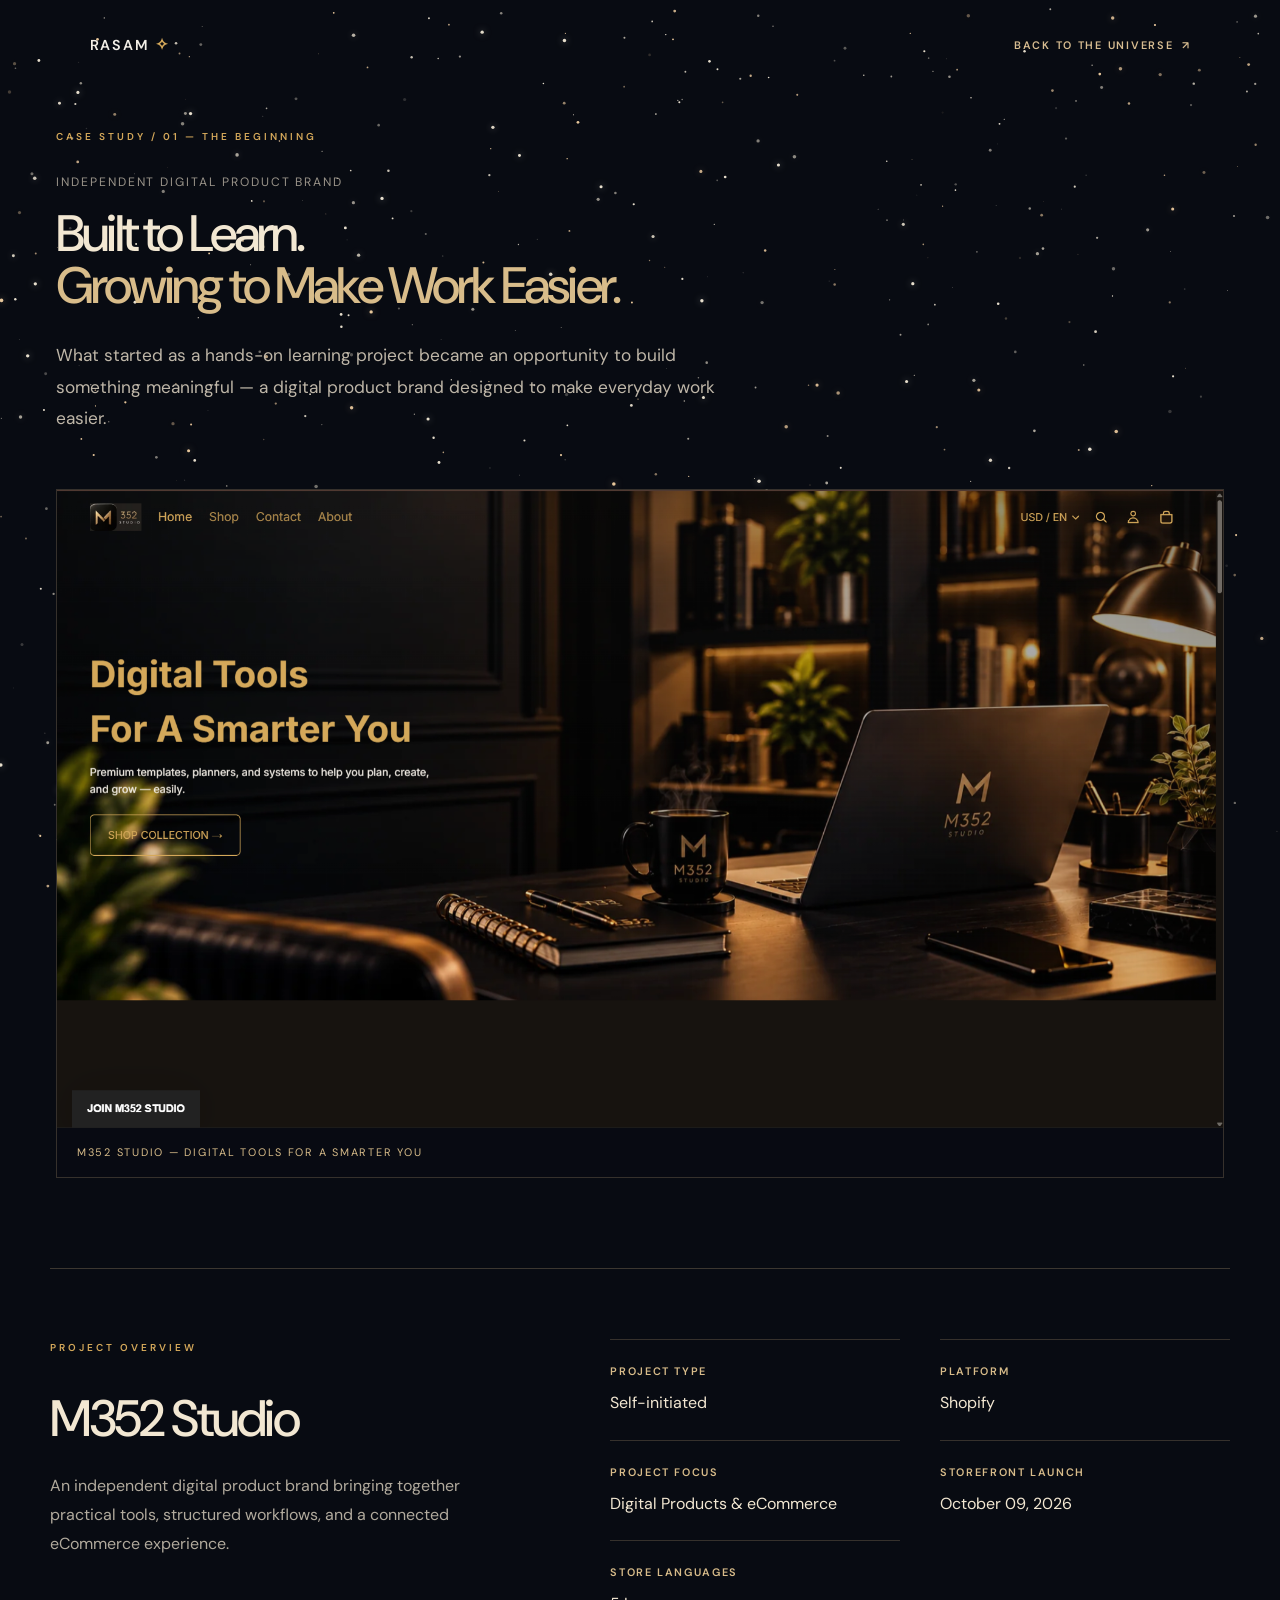
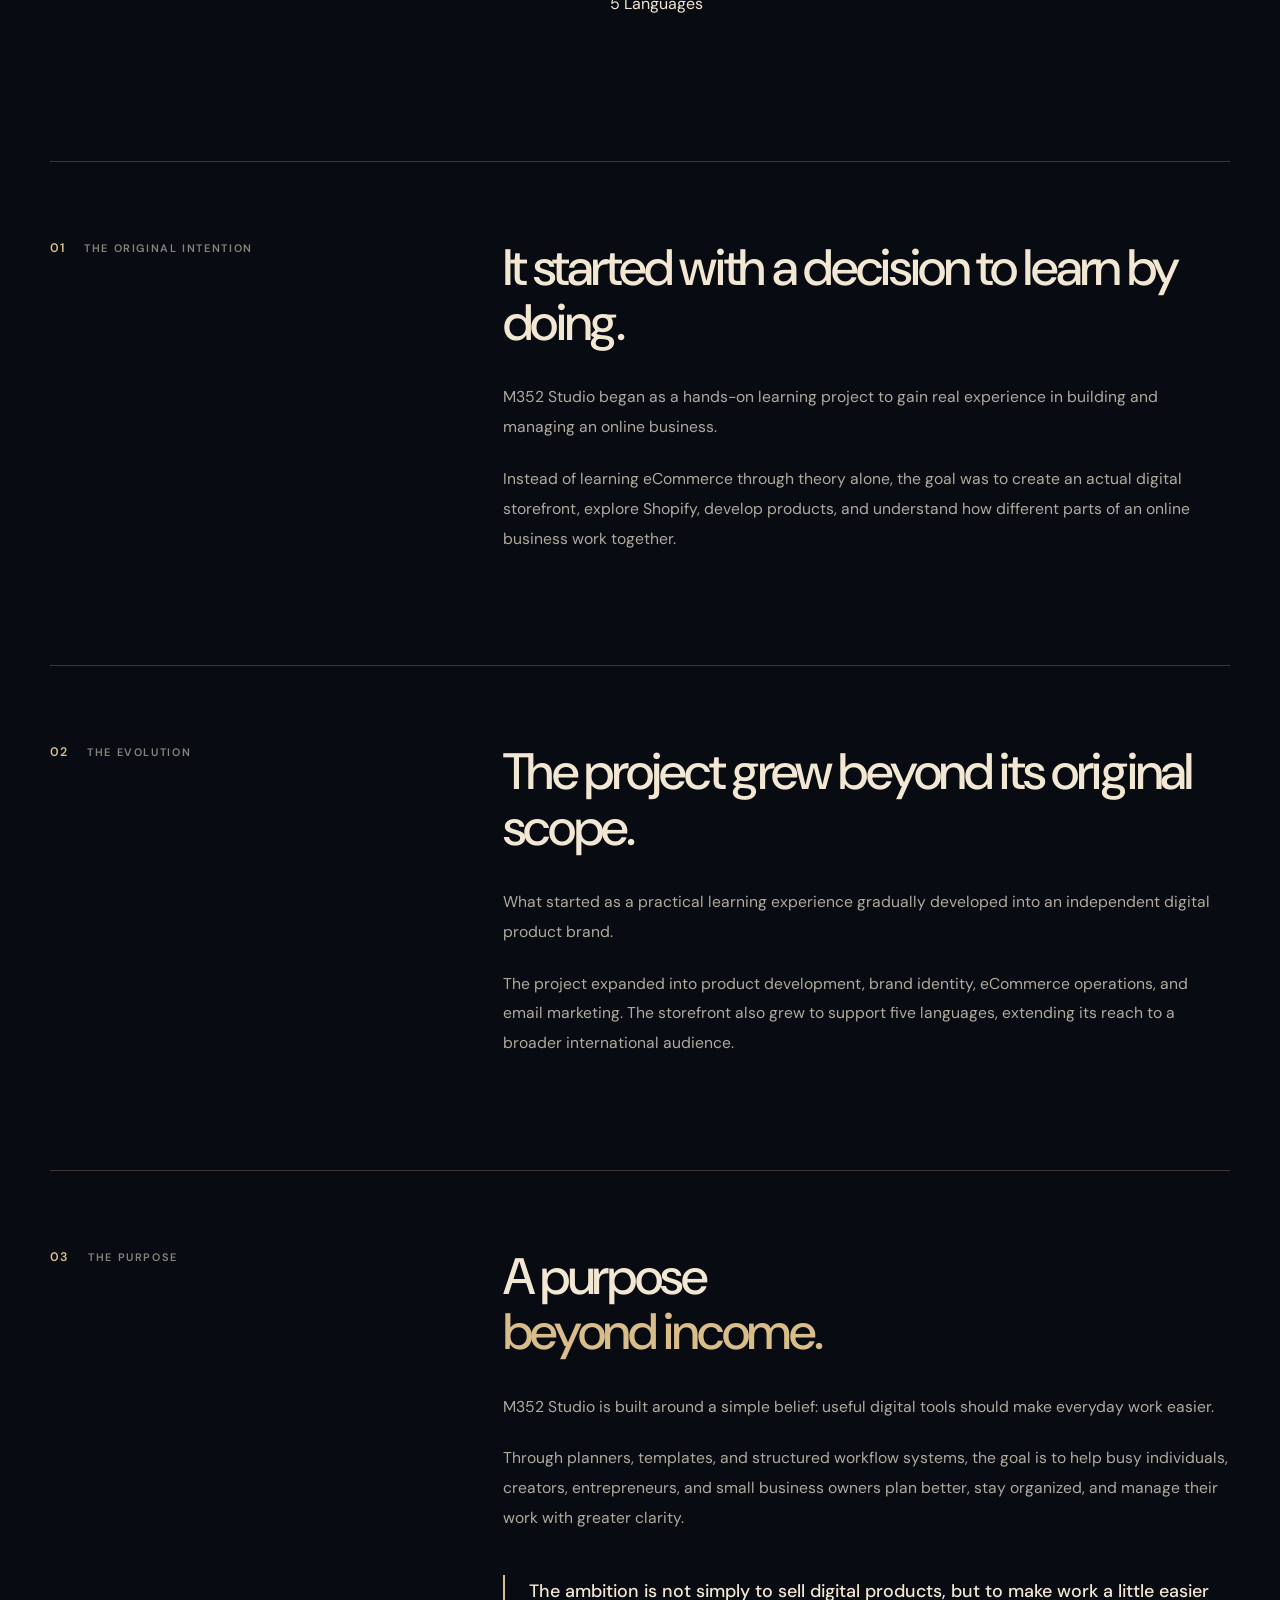
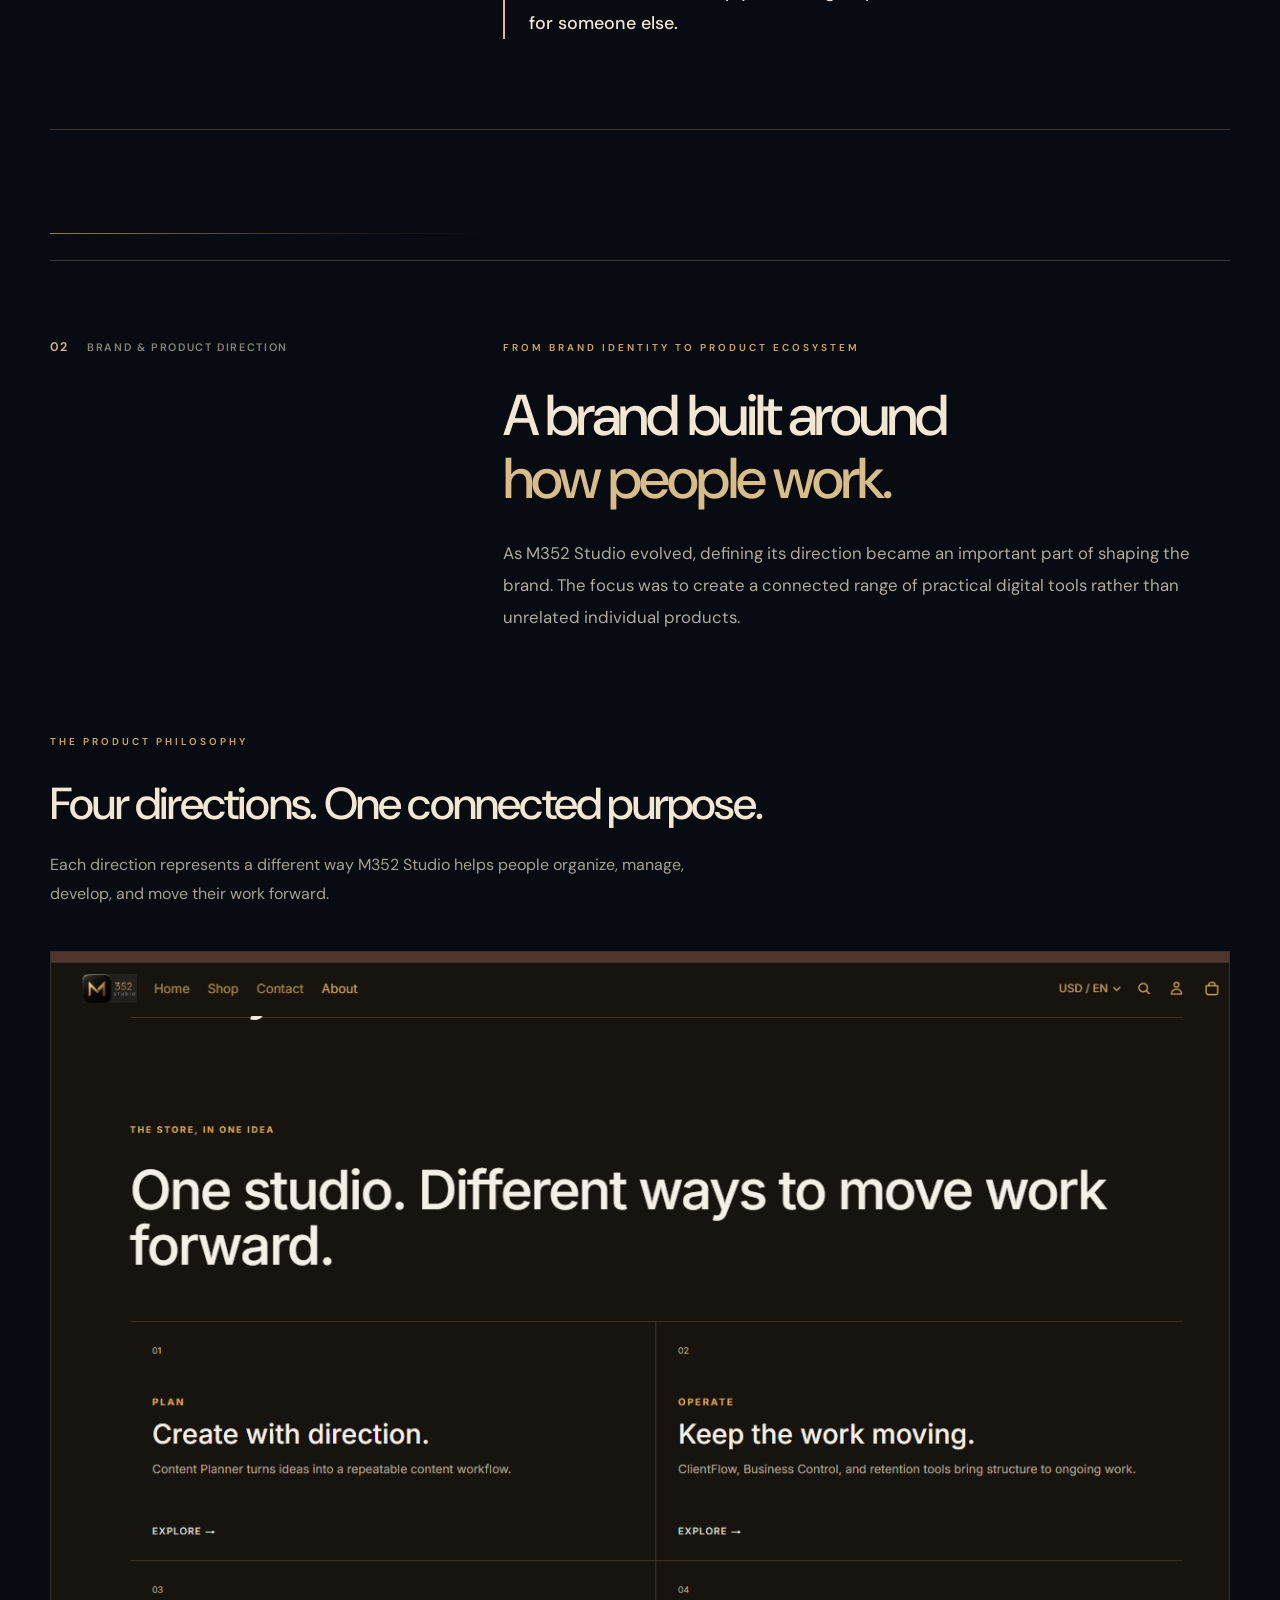
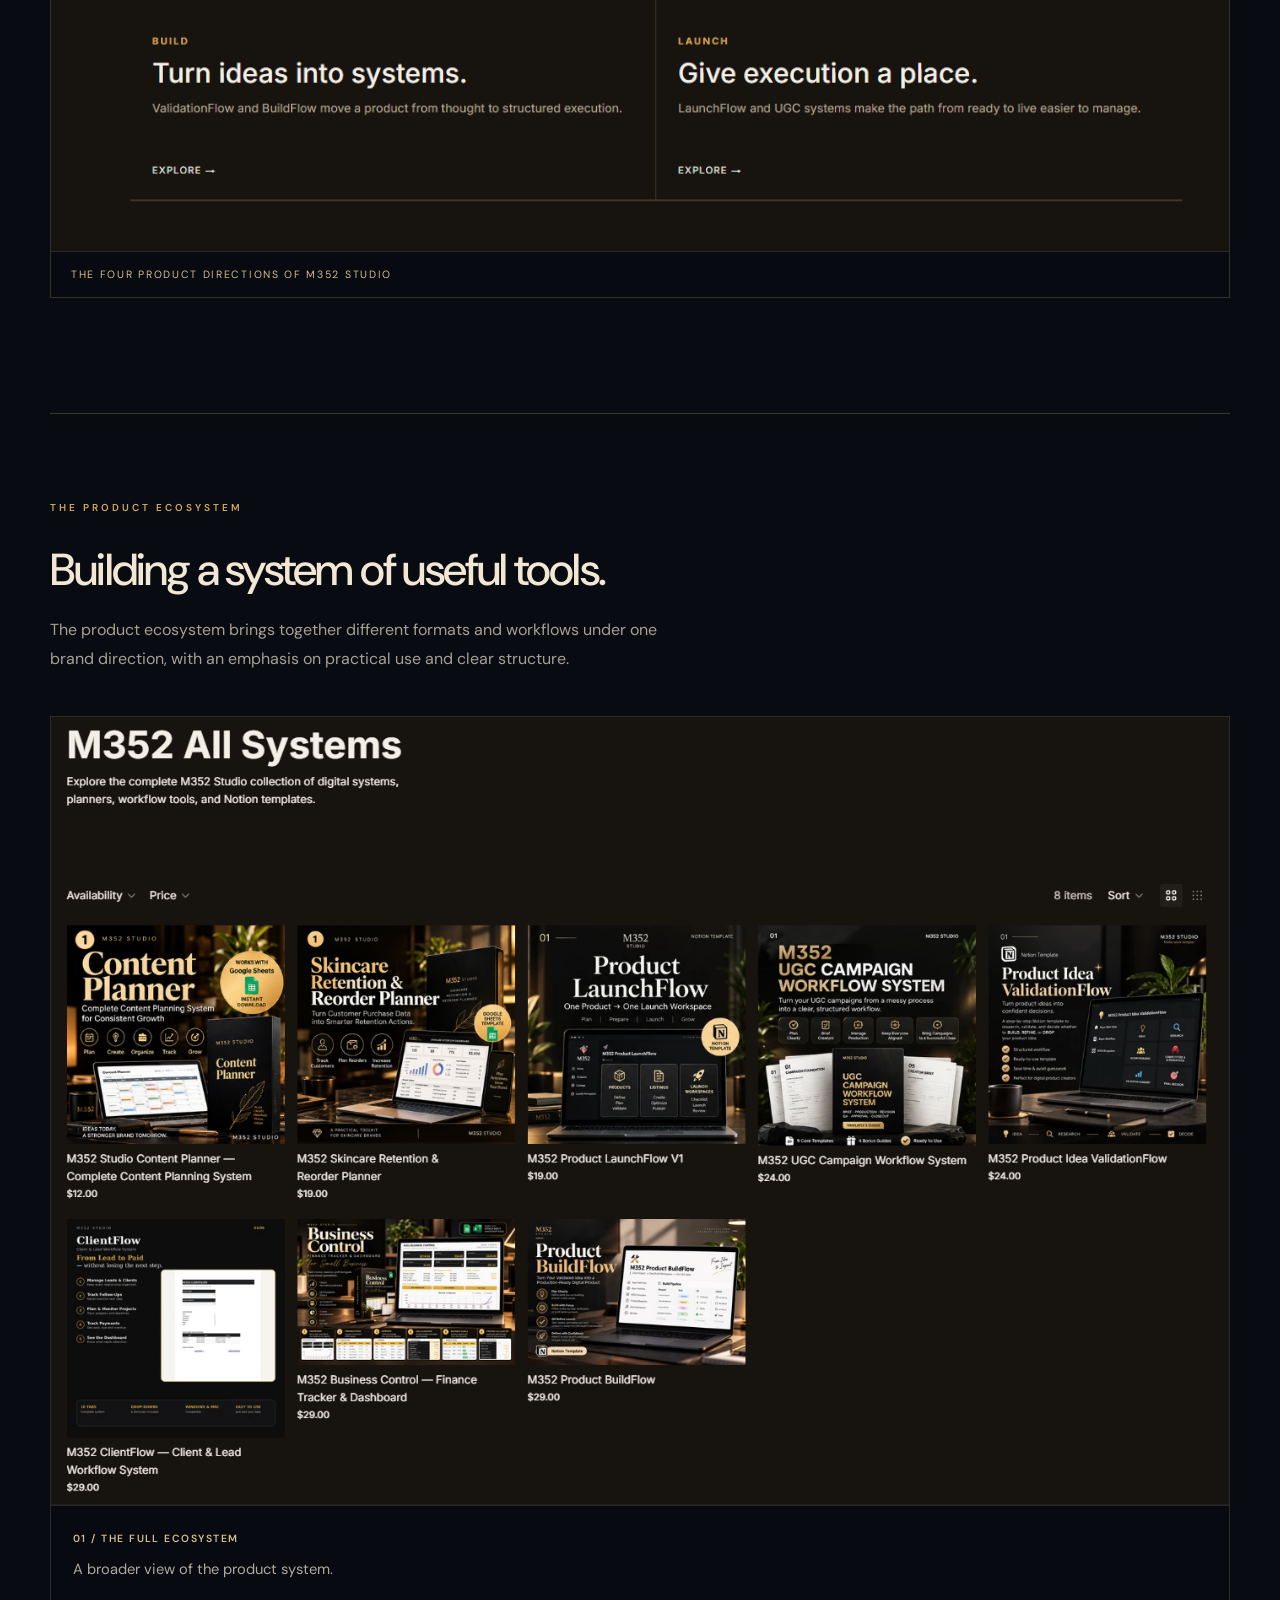
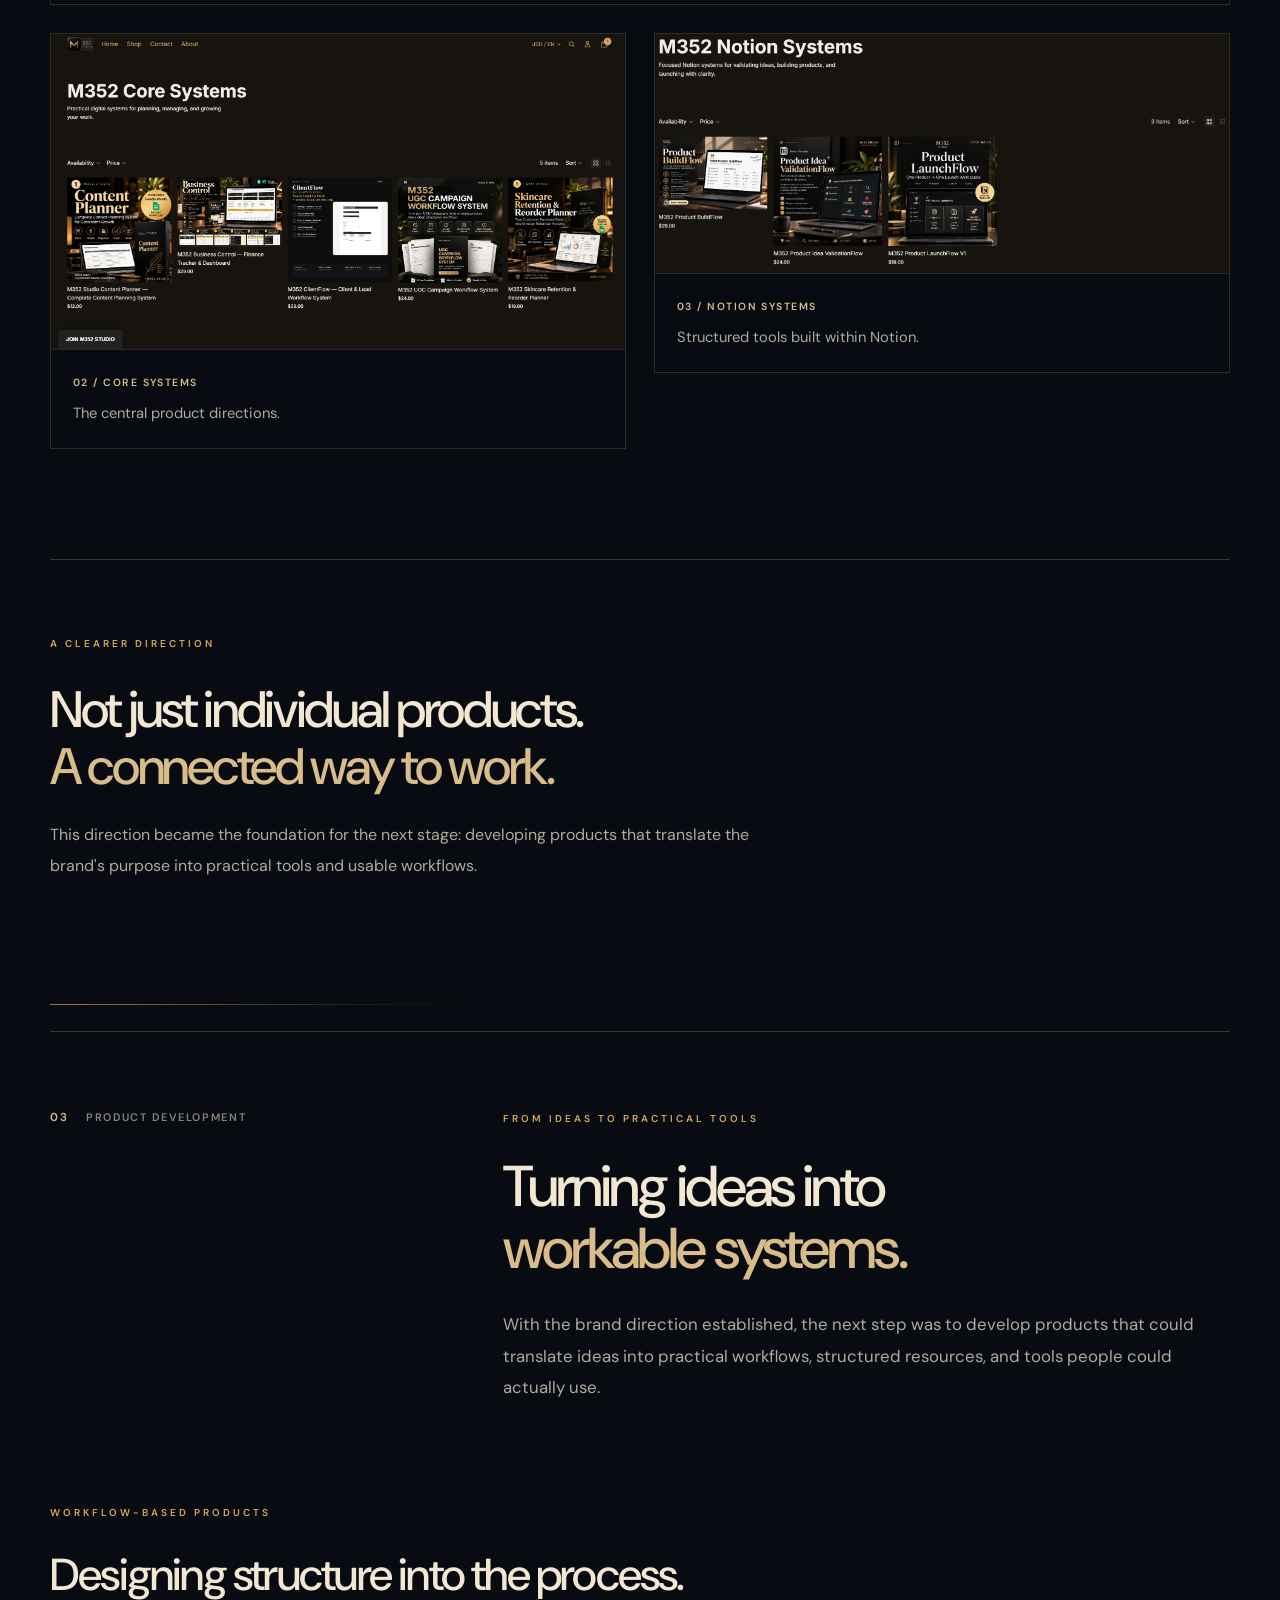
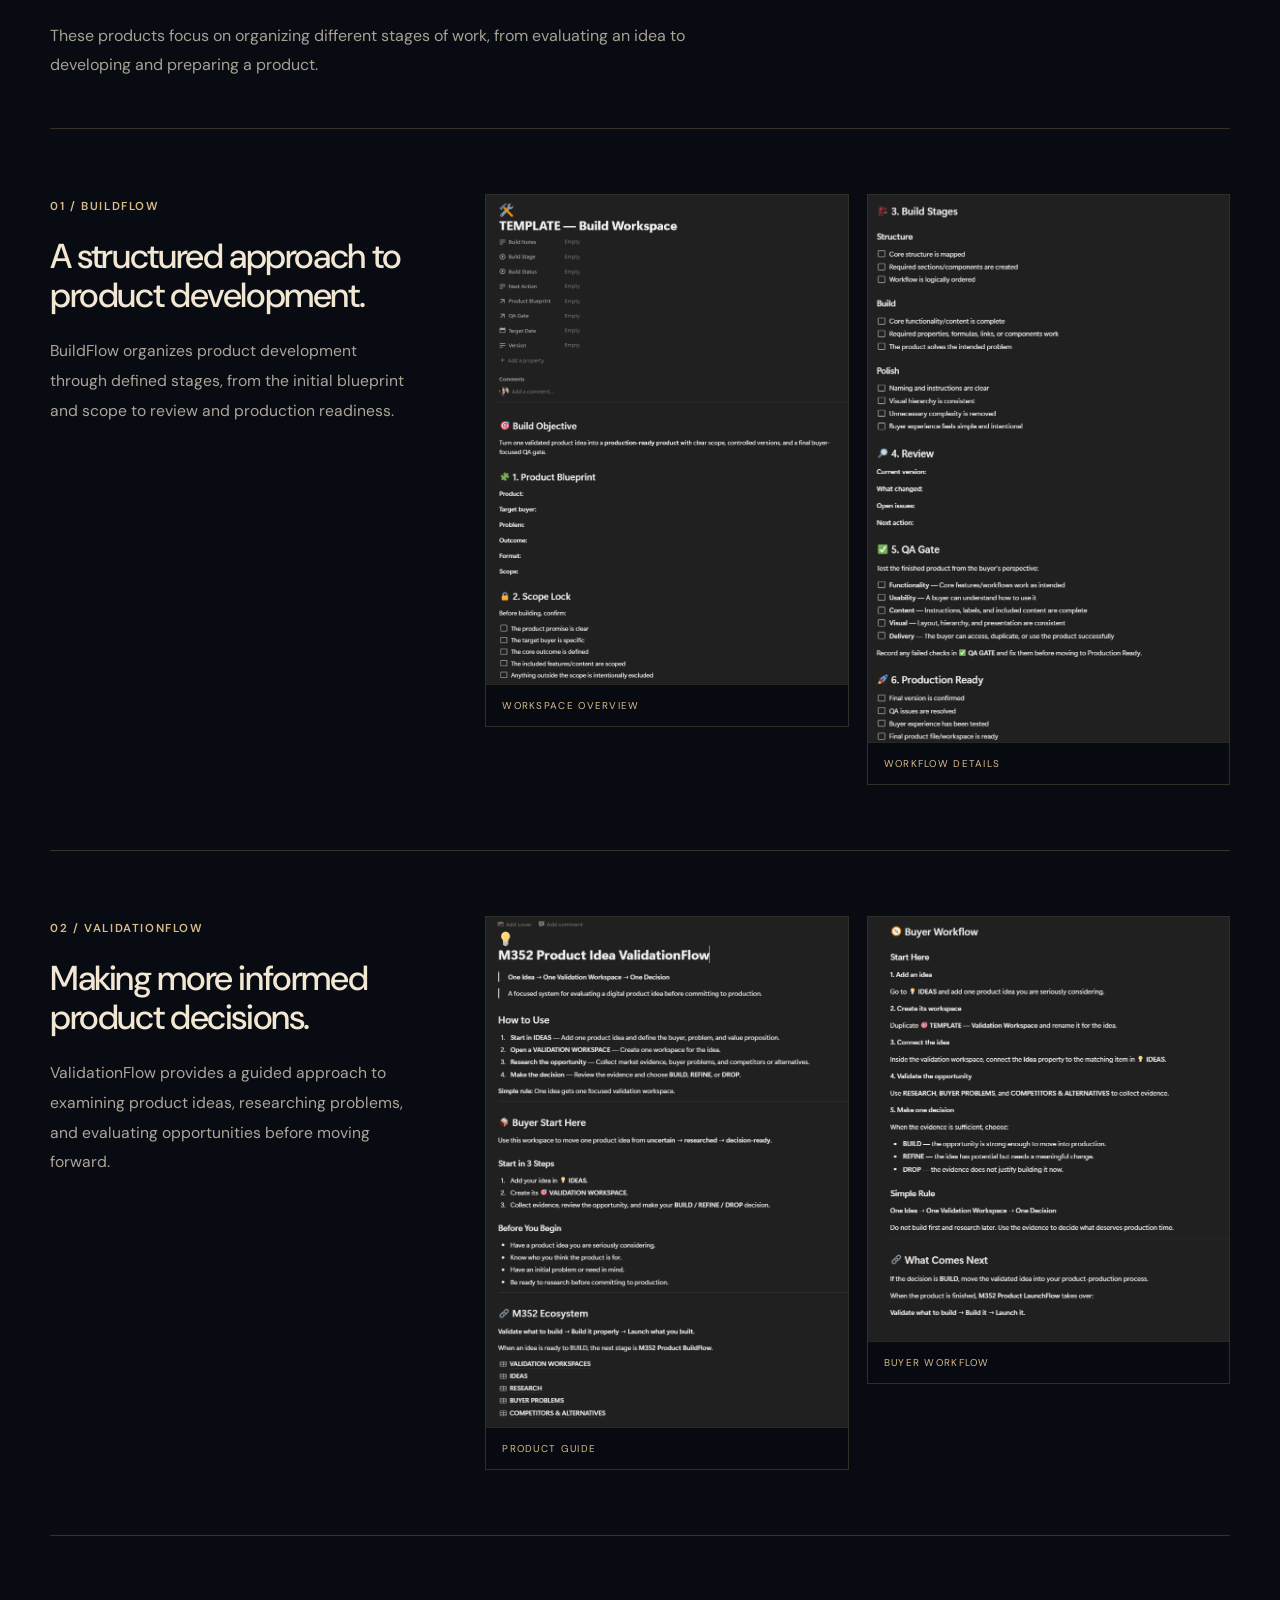
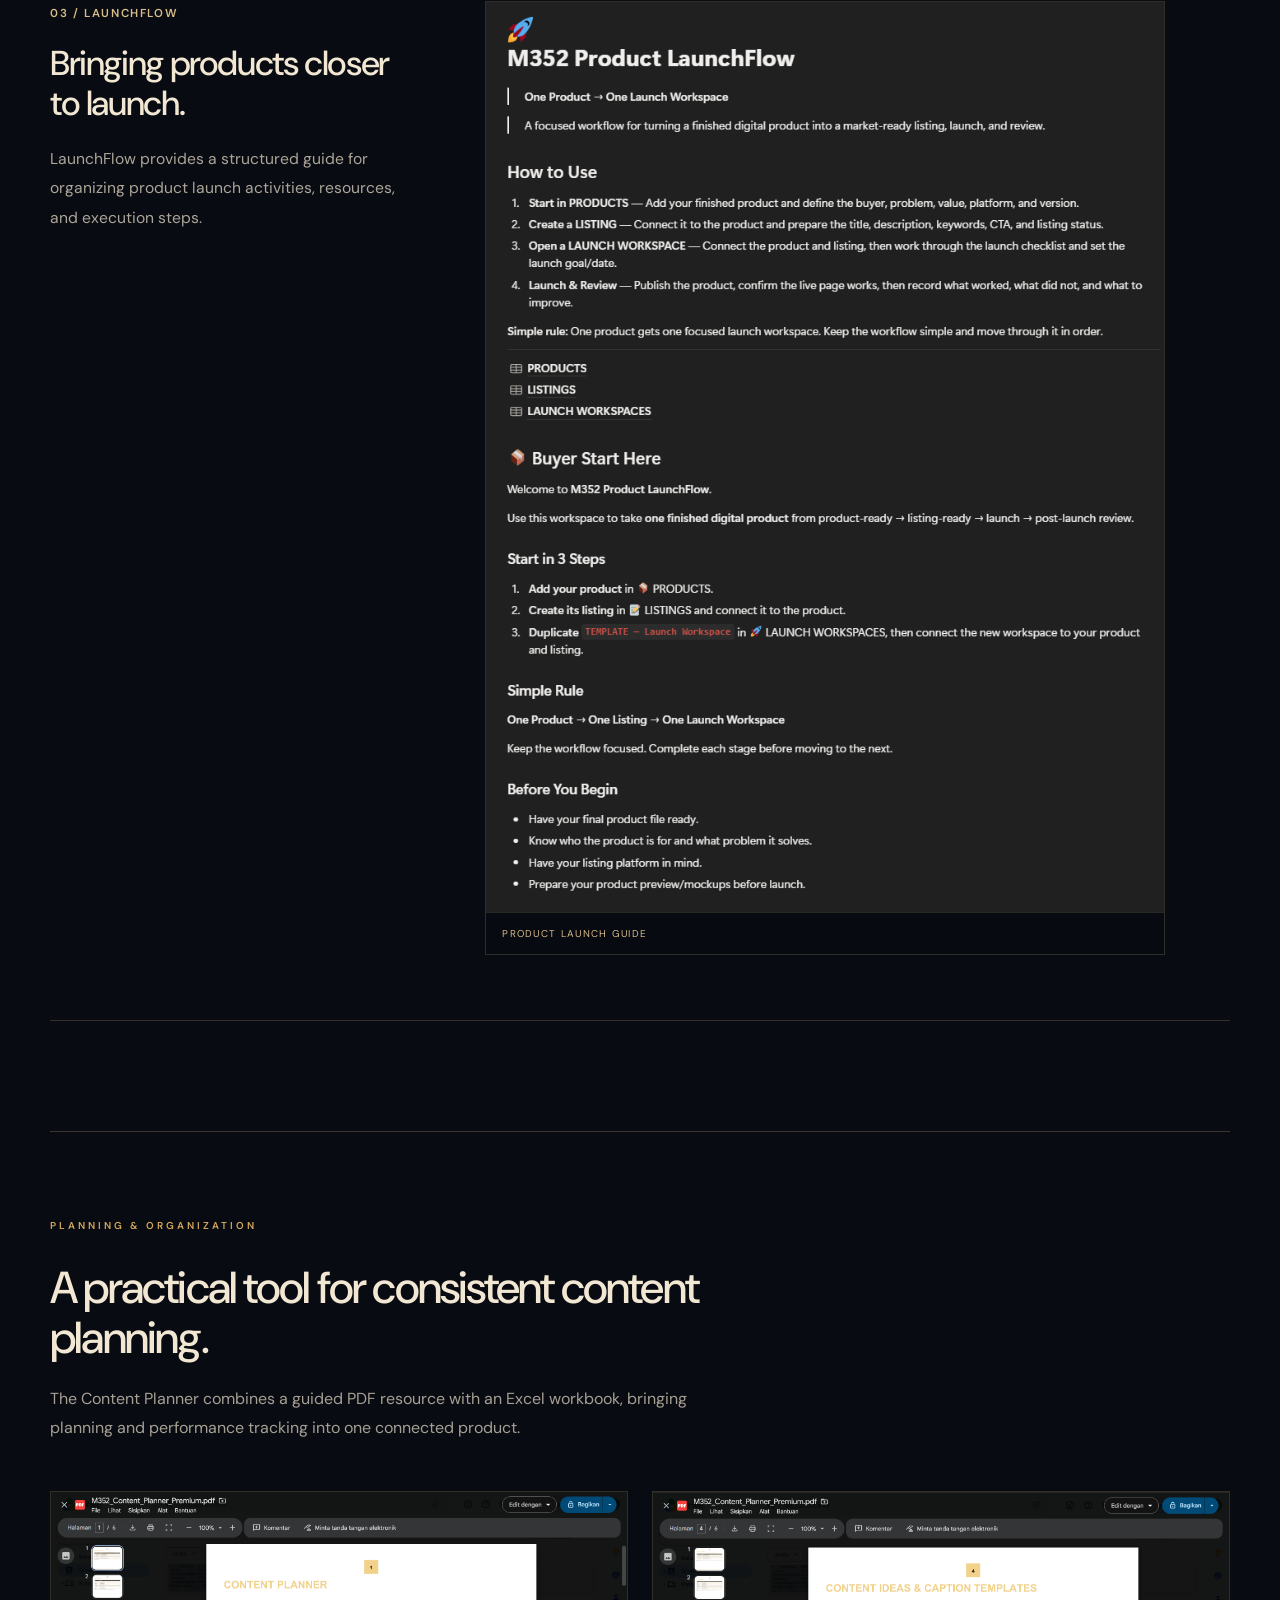
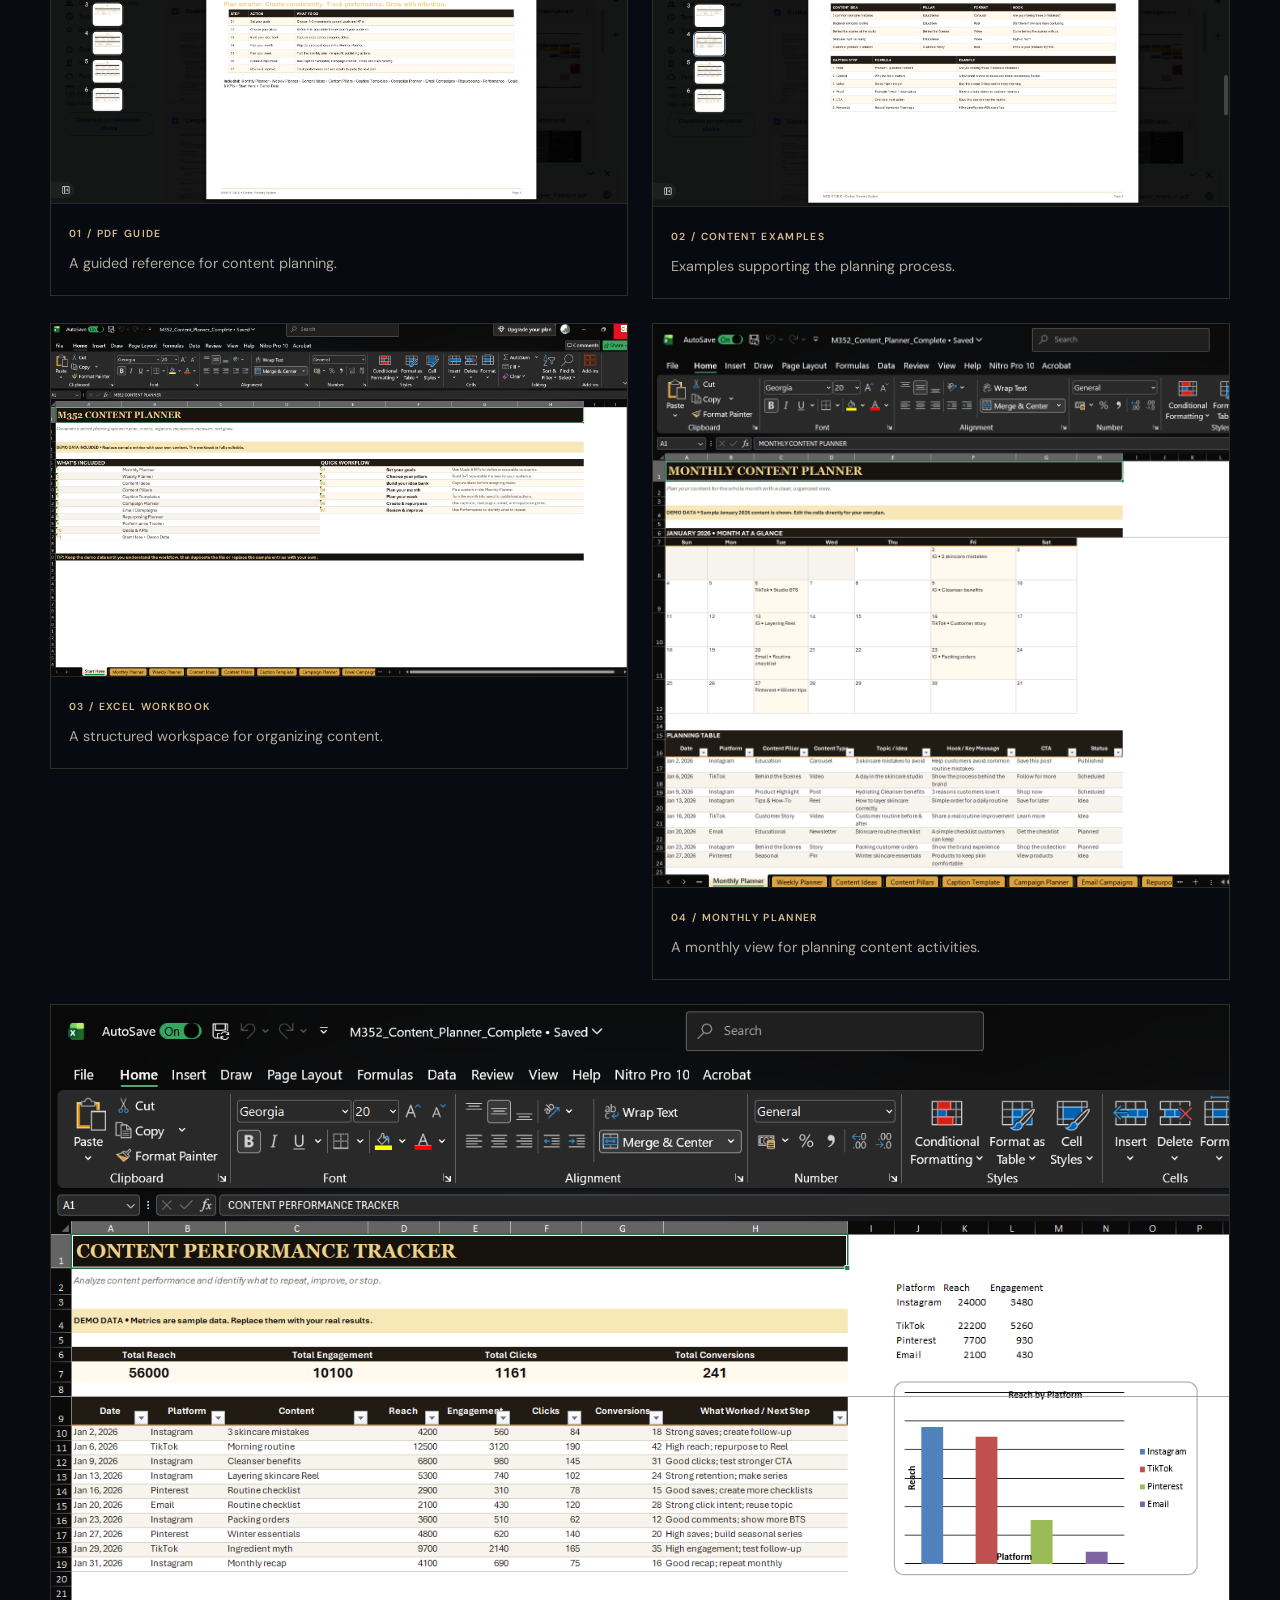
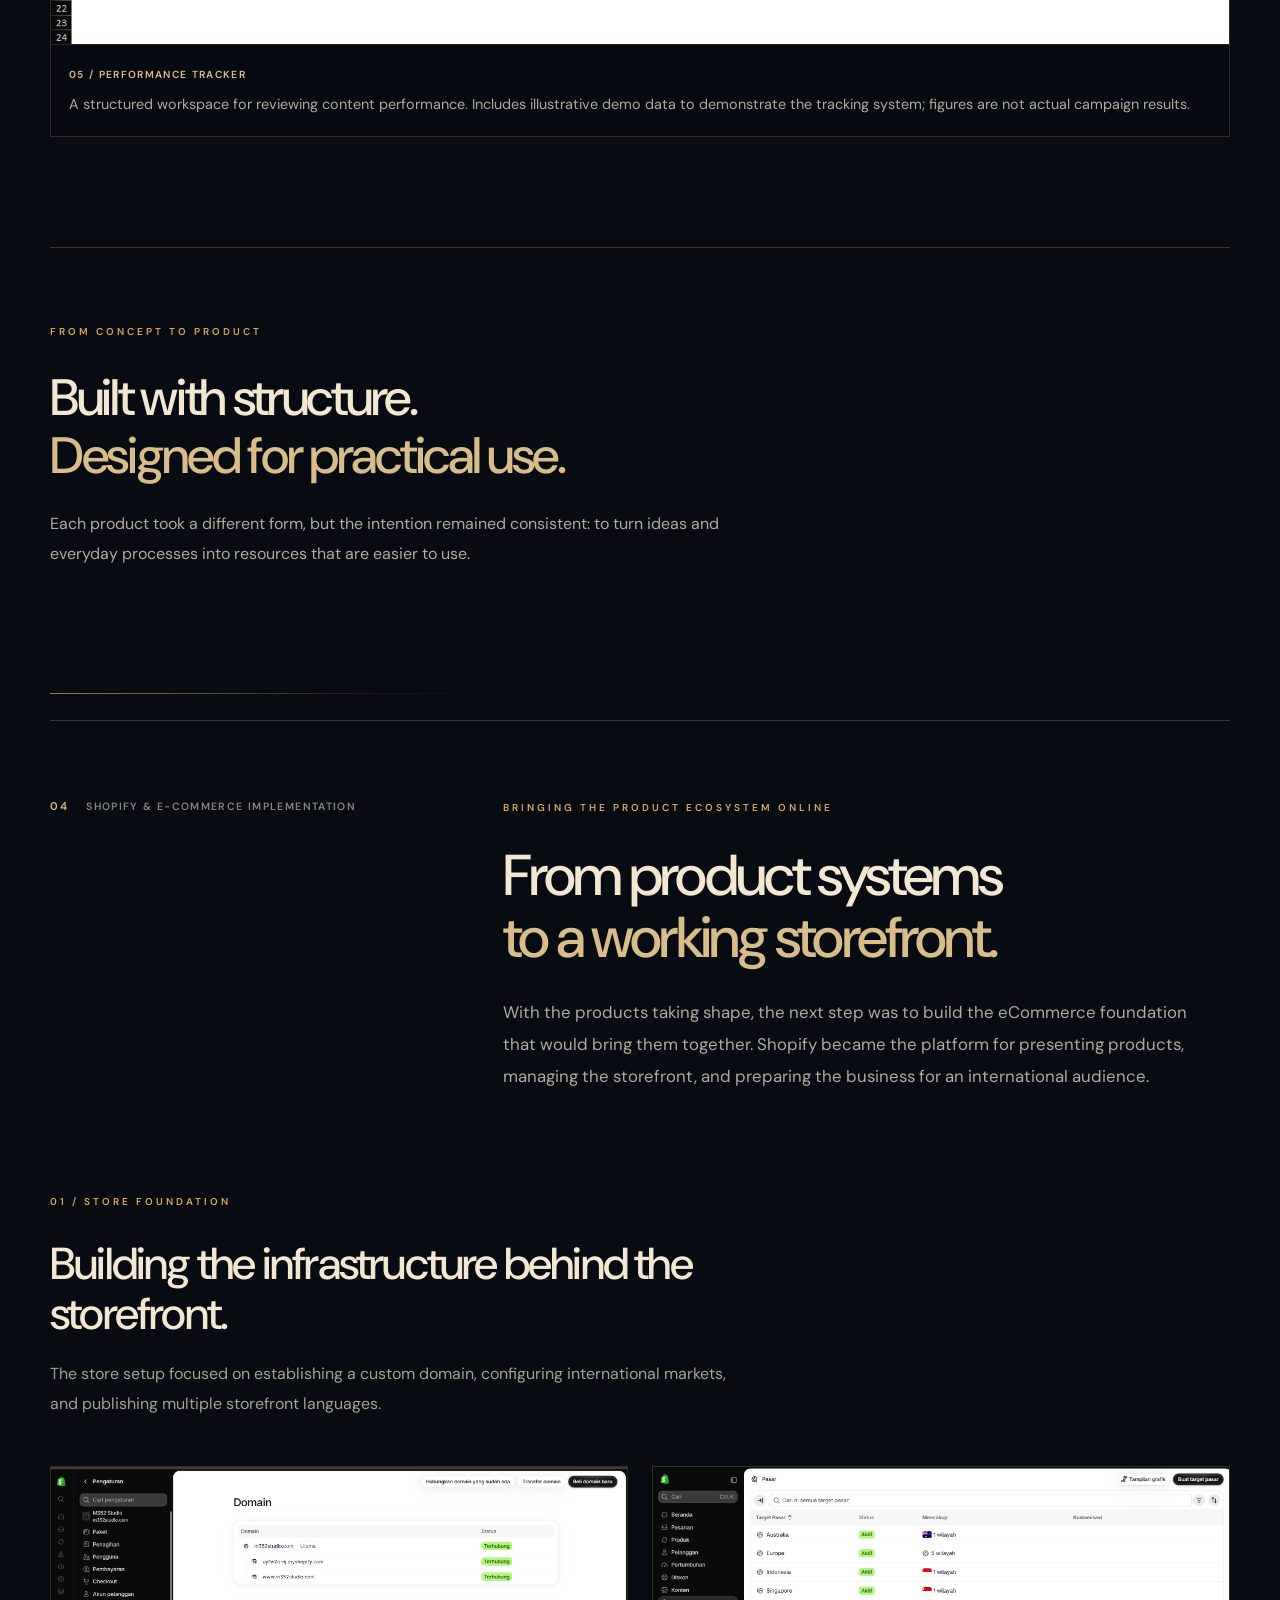
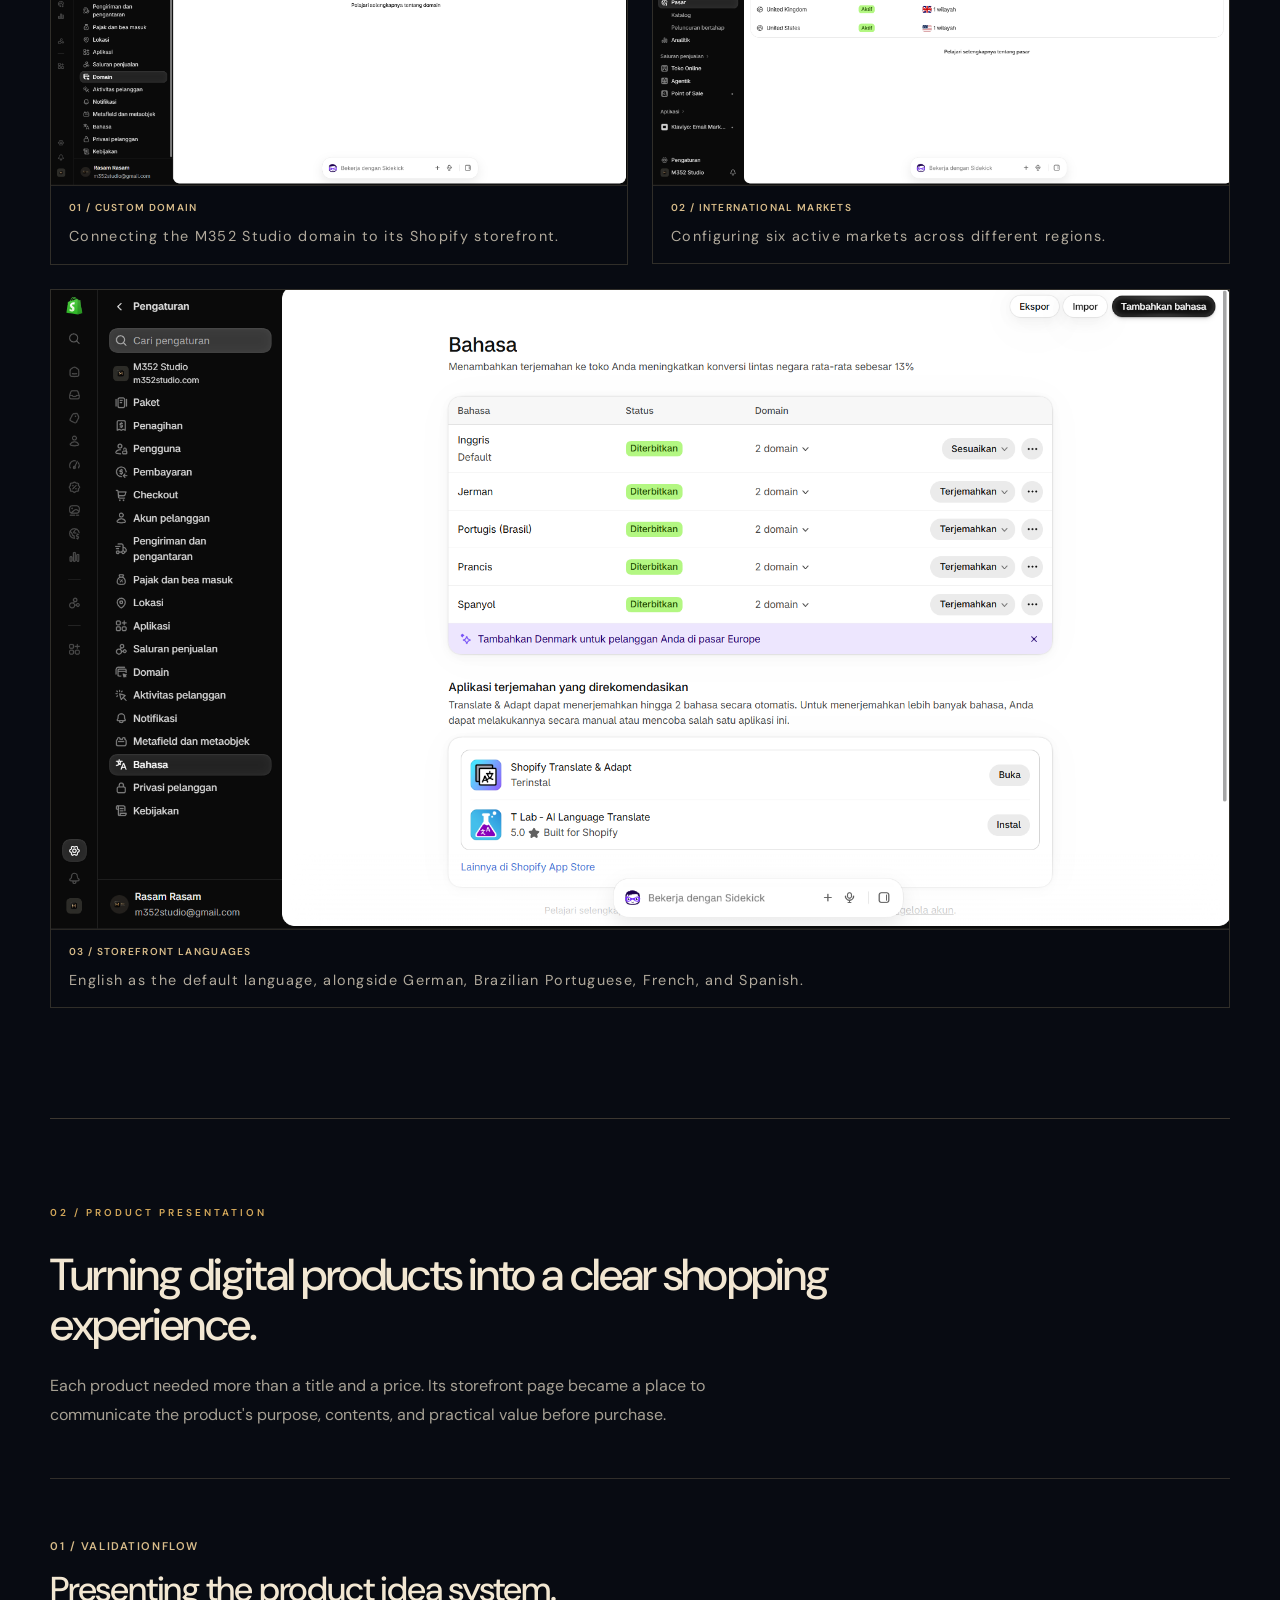
<file: pages/m352-studio.html>
<!DOCTYPE html>
<html lang="en">
<head>
    <meta charset="UTF-8">
    <meta name="viewport" content="width=device-width, initial-scale=1.0">

    <title>M352 Studio — RASAM Portfolio</title>


<link rel="stylesheet" href="../style.css">
<link rel="stylesheet" href="m352-studio.css">
</head>


<body class="m352-page">
    <canvas id="m352-starfield" aria-hidden="true"></canvas>

    <header class="rasam-page-nav" aria-label="RASAM portfolio navigation">
        <a class="rasam-brand" href="../index.html" aria-label="RASAM home">
            RASAM <span aria-hidden="true">✧</span>
        </a>
        <a class="universe-return" href="../index.html" aria-label="Back to the RASAM Universe">
            BACK TO THE UNIVERSE <span aria-hidden="true">↗</span>
        </a>
    </header>

    <main>

      
<!-- =====================================
     M352 STUDIO — CHAPTER 01
     PROJECT INTRODUCTION
===================================== -->

<section class="m352-hero">

    <div class="m352-hero-copy">

        <p class="m352-eyebrow">
            CASE STUDY / 01 — THE BEGINNING
        </p>

        <p class="m352-category">
            INDEPENDENT DIGITAL PRODUCT BRAND
        </p>

        <h1>
            Built to Learn.
            <span>Growing to Make Work Easier.</span>
        </h1>

        <p class="m352-hero-description">
            What started as a hands-on learning project
            became an opportunity to build something
            meaningful — a digital product brand designed
            to make everyday work easier.
        </p>

    </div>

    <figure class="m352-hero-visual">

        <img
            src="../assets/images/m352-storefront-hero.png"
            alt="M352 Studio Shopify storefront homepage"
        >

        <figcaption>
            M352 STUDIO — DIGITAL TOOLS FOR A SMARTER YOU
        </figcaption>

    </figure>

</section>


<!-- =====================================
     PROJECT SNAPSHOT
===================================== -->

<section class="m352-snapshot">

    <div class="m352-snapshot-intro">

        <p class="m352-eyebrow">
            PROJECT OVERVIEW
        </p>

        <h2>
            M352 Studio
        </h2>

        <p>
            An independent digital product brand
            bringing together practical tools,
            structured workflows, and a connected
            eCommerce experience.
        </p>

    </div>

    <div class="m352-snapshot-details">

        <div class="m352-snapshot-item">
            <span>PROJECT TYPE</span>
            <p>Self-initiated</p>
        </div>

        <div class="m352-snapshot-item">
            <span>PLATFORM</span>
            <p>Shopify</p>
        </div>

        <div class="m352-snapshot-item">
            <span>PROJECT FOCUS</span>
            <p>Digital Products &amp; eCommerce</p>
        </div>

        <div class="m352-snapshot-item">
            <span>STOREFRONT LAUNCH</span>
            <p>October 09, 2026</p>
        </div>

        <div class="m352-snapshot-item">
            <span>STORE LANGUAGES</span>
            <p>5 Languages</p>
        </div>

    </div>

</section>

<!-- =====================================
     M352 STUDIO — THE STORY
===================================== -->

<section class="m352-story">

    <!-- 01 — ORIGINAL INTENTION -->

    <div class="m352-story-block">

        <div class="m352-story-label">
            <span>01</span>
            <p>THE ORIGINAL INTENTION</p>
        </div>

        <div class="m352-story-content">

            <h2>
                It started with a decision
                to learn by doing.
            </h2>

            <p>
                M352 Studio began as a hands-on learning
                project to gain real experience in building
                and managing an online business.
            </p>

            <p>
                Instead of learning eCommerce through
                theory alone, the goal was to create an
                actual digital storefront, explore Shopify,
                develop products, and understand how
                different parts of an online business
                work together.
            </p>

        </div>

    </div>


    <!-- 02 — THE EVOLUTION -->

    <div class="m352-story-block">

        <div class="m352-story-label">
            <span>02</span>
            <p>THE EVOLUTION</p>
        </div>

        <div class="m352-story-content">

            <h2>
                The project grew
                beyond its original scope.
            </h2>

            <p>
                What started as a practical learning
                experience gradually developed into
                an independent digital product brand.
            </p>

            <p>
                The project expanded into product
                development, brand identity, eCommerce
                operations, and email marketing. The
                storefront also grew to support five
                languages, extending its reach to a
                broader international audience.
            </p>

        </div>

    </div>


    <!-- 03 — THE PURPOSE -->

    <div class="m352-story-block m352-story-purpose">

        <div class="m352-story-label">
            <span>03</span>
            <p>THE PURPOSE</p>
        </div>

        <div class="m352-story-content">

            <h2>
                A purpose
                <span>beyond income.</span>
            </h2>

            <p>
                M352 Studio is built around a simple
                belief: useful digital tools should make
                everyday work easier.
            </p>

            <p>
                Through planners, templates, and
                structured workflow systems, the goal
                is to help busy individuals, creators,
                entrepreneurs, and small business owners
                plan better, stay organized, and manage
                their work with greater clarity.
            </p>

            <p class="m352-story-closing">
                The ambition is not simply to sell
                digital products, but to make work
                a little easier for someone else.
            </p>

        </div>

    </div>

 <!-- end m352-story -->
</section>

<!-- =====================================
     M352 STUDIO — CHAPTER 02
     BRAND & PRODUCT DIRECTION
===================================== -->

<section class="m352-ch02">

    <!-- CHAPTER INTRO -->
    <div class="m352-ch02-intro">

        <div class="m352-ch02-label">
            <span>02</span>
            <p>BRAND &amp; PRODUCT DIRECTION</p>
        </div>

        <div class="m352-ch02-heading">
            <p class="m352-eyebrow">FROM BRAND IDENTITY TO PRODUCT ECOSYSTEM</p>

            <h2>
                A brand built around
                <span>how people work.</span>
            </h2>

            <p>
                As M352 Studio evolved, defining its direction
                became an important part of shaping the brand.
                The focus was to create a connected range of
                practical digital tools rather than unrelated
                individual products.
            </p>
        </div>

    </div>


    <!-- PRODUCT DIRECTIONS -->
    <div class="m352-ch02-directions">

        <div class="m352-ch02-section-heading">
            <p class="m352-eyebrow">THE PRODUCT PHILOSOPHY</p>
            <h3>Four directions. One connected purpose.</h3>
            <p>
                Each direction represents a different way
                M352 Studio helps people organize, manage,
                develop, and move their work forward.
            </p>
        </div>

        <figure class="m352-ch02-main-visual">
            <img
                src="../assets/projects/m352-studio/m352-product-directions.png"
                alt="M352 Studio product directions: Plan, Operate, Build, and Launch"
                loading="lazy"
            >
            <figcaption>
                THE FOUR PRODUCT DIRECTIONS OF M352 STUDIO
            </figcaption>
        </figure>

    </div>


    <!-- PRODUCT ECOSYSTEM -->
    <div class="m352-ch02-ecosystem">

        <div class="m352-ch02-section-heading">
            <p class="m352-eyebrow">THE PRODUCT ECOSYSTEM</p>
            <h3>Building a system of useful tools.</h3>
            <p>
                The product ecosystem brings together different
                formats and workflows under one brand direction,
                with an emphasis on practical use and clear structure.
            </p>
        </div>

        <div class="m352-ch02-gallery">

            <figure class="m352-ch02-gallery-item">
                <img
                    src="../assets/projects/m352-studio/m352-all-systems.png"
                    alt="Overview of the M352 Studio product systems"
                    loading="lazy"
                >
                <figcaption>
                    <span>01 / THE FULL ECOSYSTEM</span>
                    <p>A broader view of the product system.</p>
                </figcaption>
            </figure>

            <figure class="m352-ch02-gallery-item">
                <img
                src="../assets/projects/m352-studio/m352-core-systems.png"
                    alt="M352 Studio core product systems"
                    loading="lazy"
                >
                <figcaption>
                    <span>02 / CORE SYSTEMS</span>
                    <p>The central product directions.</p>
                </figcaption>
            </figure>

            <figure class="m352-ch02-gallery-item">
                <img
                    src="../assets/projects/m352-studio/m352-notion-systems.png"
                    alt="M352 Studio Notion-based product systems"
                    loading="lazy"
                >
                <figcaption>
                    <span>03 / NOTION SYSTEMS</span>
                    <p>Structured tools built within Notion.</p>
                </figcaption>
            </figure>

        </div>

    </div>


    <!-- CHAPTER CLOSING -->
    <div class="m352-ch02-closing">
        <p class="m352-eyebrow">A CLEARER DIRECTION</p>

        <h3>
            Not just individual products.
            <span>A connected way to work.</span>
        </h3>

        <p>
            This direction became the foundation for the next
            stage: developing products that translate the brand's
            purpose into practical tools and usable workflows.
        </p>
    </div>

</section>

<!-- =====================================
     M352 STUDIO — CHAPTER 03
     PRODUCT DEVELOPMENT
===================================== -->

<section class="m352-ch03">

    <!-- CHAPTER INTRO -->
    <div class="m352-ch03-intro">

        <div class="m352-ch03-label">
            <span>03</span>
            <p>PRODUCT DEVELOPMENT</p>
        </div>

        <div class="m352-ch03-heading">
            <p class="m352-eyebrow">
                FROM IDEAS TO PRACTICAL TOOLS
            </p>

            <h2>
                Turning ideas into
                <span>workable systems.</span>
            </h2>

            <p>
                With the brand direction established,
                the next step was to develop products
                that could translate ideas into practical
                workflows, structured resources, and
                tools people could actually use.
            </p>
        </div>

    </div>


    <!-- WORKFLOW SYSTEMS -->
    <div class="m352-ch03-workflows">

        <div class="m352-ch03-section-heading">
            <p class="m352-eyebrow">WORKFLOW-BASED PRODUCTS</p>

            <h3>
                Designing structure into the process.
            </h3>

            <p>
                These products focus on organizing
                different stages of work, from evaluating
                an idea to developing and preparing a product.
            </p>
        </div>


        <!-- BUILDFLOW -->
        <article class="m352-ch03-product">

            <div class="m352-ch03-product-copy">
                <span>01 / BUILDFLOW</span>

                <h4>
                    A structured approach
                    to product development.
                </h4>

                <p>
                    BuildFlow organizes product development
                    through defined stages, from the initial
                    blueprint and scope to review and
                    production readiness.
                </p>
            </div>

            <div class="m352-ch03-product-visuals">

                <figure>
                    <img
                        src="../assets/projects/m352-studio/m352-buildflow-workspace-overview.png"
                        alt="BuildFlow workspace overview"
                        loading="lazy"
                    >
                    <figcaption>WORKSPACE OVERVIEW</figcaption>
                </figure>

                <figure>
                    <img
                        src="../assets/projects/m352-studio/m352-buildflow-workspace-details.png"
                        alt="BuildFlow product development stages and review details"
                        loading="lazy"
                    >
                    <figcaption>WORKFLOW DETAILS</figcaption>
                </figure>

            </div>

        </article>


        <!-- VALIDATIONFLOW -->
        <article class="m352-ch03-product">

            <div class="m352-ch03-product-copy">
                <span>02 / VALIDATIONFLOW</span>

                <h4>
                    Making more informed
                    product decisions.
                </h4>

                <p>
                    ValidationFlow provides a guided
                    approach to examining product ideas,
                    researching problems, and evaluating
                    opportunities before moving forward.
                </p>
            </div>

            <div class="m352-ch03-product-visuals">

                <figure>
                    <img
                        src="../assets/projects/m352-studio/m352-validationflow-guide-overview.png"
                        alt="ValidationFlow product guide"
                        loading="lazy"
                    >
                    <figcaption>PRODUCT GUIDE</figcaption>
                </figure>

                <figure>
                    <img
                        src="../assets/projects/m352-studio/m352-validationflow-buyer-workflow.png"
                        alt="ValidationFlow buyer workflow"
                        loading="lazy"
                    >
                    <figcaption>BUYER WORKFLOW</figcaption>
                </figure>

            </div>

        </article>


        <!-- LAUNCHFLOW -->
        <article class="m352-ch03-product">

            <div class="m352-ch03-product-copy">
                <span>03 / LAUNCHFLOW</span>

                <h4>
                    Bringing products
                    closer to launch.
                </h4>

                <p>
                    LaunchFlow provides a structured
                    guide for organizing product launch
                    activities, resources, and execution
                    steps.
                </p>
            </div>

            <div class="m352-ch03-single-visual">
                <figure>
                    <img
                        src="../assets/projects/m352-studio/m352-launchflow-guide-overview.png"
                        alt="LaunchFlow product guide"
                        loading="lazy"
                    >
                    <figcaption>PRODUCT LAUNCH GUIDE</figcaption>
                </figure>
            </div>

        </article>

    </div>


    <!-- CONTENT PLANNER -->
    <div class="m352-ch03-planner">

        <div class="m352-ch03-section-heading">
            <p class="m352-eyebrow">PLANNING &amp; ORGANIZATION</p>

            <h3>
                A practical tool for consistent content planning.
            </h3>

            <p>
                The Content Planner combines a guided PDF
                resource with an Excel workbook, bringing
                planning and performance tracking into
                one connected product.
            </p>
        </div>


        <div class="m352-ch03-planner-grid">

            <figure>
                <img
                    src="../assets/projects/m352-studio/m352-content-planner-pdf-overview.png"
                    alt="M352 Studio Content Planner PDF"
                    loading="lazy"
                >
                <figcaption>
                    <span>01 / PDF GUIDE</span>
                    <p>A guided reference for content planning.</p>
                </figcaption>
            </figure>

            <figure>
                <img
                    src="../assets/projects/m352-studio/m352-content-planner-pdf-content-examples.png"
                    alt="Content Planner PDF examples"
                    loading="lazy"
                >
                <figcaption>
                    <span>02 / CONTENT EXAMPLES</span>
                    <p>Examples supporting the planning process.</p>
                </figcaption>
            </figure>

            <figure>
                <img
                    src="../assets/projects/m352-studio/m352-content-planner-excel-overview.png"
                    alt="Content Planner Excel workbook overview"
                    loading="lazy"
                >
                <figcaption>
                    <span>03 / EXCEL WORKBOOK</span>
                    <p>A structured workspace for organizing content.</p>
                </figcaption>
            </figure>

            <figure>
                <img
                    src="../assets/projects/m352-studio/m352-content-planner-excel-monthly-planner.png"
                    alt="Content Planner Excel monthly planning sheet"
                    loading="lazy"
                >
                <figcaption>
                    <span>04 / MONTHLY PLANNER</span>
                    <p>A monthly view for planning content activities.</p>
                </figcaption>
            </figure>

            <figure class="m352-ch03-planner-wide">
                <img
                    src="../assets/projects/m352-studio/m352-content-planner-excel-performance-tracker.png"
                    alt="Content Planner Excel performance tracker"
                    loading="lazy"
                >
                <figcaption>
                    <span>05 / PERFORMANCE TRACKER</span>
                   <p>
                      A structured workspace for reviewing content performance.
                      Includes illustrative demo data to demonstrate the tracking
                      system; figures are not actual campaign results.
                </p>
                </figcaption>
            </figure>

        </div>

    </div>


    <!-- CHAPTER CLOSING -->
    <div class="m352-ch03-closing">

        <p class="m352-eyebrow">FROM CONCEPT TO PRODUCT</p>

        <h3>
            Built with structure.
            <span>Designed for practical use.</span>
        </h3>

        <p>
            Each product took a different form, but
            the intention remained consistent:
            to turn ideas and everyday processes
            into resources that are easier to use.
        </p>

    </div>

</section>

<!-- =====================================
     M352 STUDIO — CHAPTER 04
     SHOPIFY & E-COMMERCE IMPLEMENTATION
===================================== -->

<section class="m352-ch04" id="m352-ch04">

    <!-- CHAPTER INTRO -->
    <div class="m352-ch04-intro">

        <div class="m352-ch04-label">
            <span>04</span>
            <p>SHOPIFY &amp; E-COMMERCE IMPLEMENTATION</p>
        </div>

        <div class="m352-ch04-heading">

            <p class="m352-eyebrow">
                BRINGING THE PRODUCT ECOSYSTEM ONLINE
            </p>

            <h2>
                From product systems
                <span>to a working storefront.</span>
            </h2>

            <p>
                With the products taking shape, the next
                step was to build the eCommerce foundation
                that would bring them together. Shopify
                became the platform for presenting products,
                managing the storefront, and preparing the
                business for an international audience.
            </p>

        </div>

    </div>


    <!-- STORE FOUNDATION -->
    <div class="m352-ch04-foundation">

        <div class="m352-ch04-section-heading">

            <p class="m352-eyebrow">01 / STORE FOUNDATION</p>

            <h3>
                Building the infrastructure
                behind the storefront.
            </h3>

            <p>
                The store setup focused on establishing
                a custom domain, configuring international
                markets, and publishing multiple storefront
                languages.
            </p>

        </div>


        <div class="m352-ch04-foundation-grid">

            <figure>
                <img
                    src="../assets/projects/m352-studio/m352-shopify-domain-setup.png"
                    alt="M352 Studio Shopify custom domain configuration"
                    loading="lazy"
                >

                <figcaption>
                    <span>01 / CUSTOM DOMAIN</span>
                    <p>
                        Connecting the M352 Studio domain
                        to its Shopify storefront.
                    </p>
                </figcaption>
            </figure>


            <figure>
                <img
                    src="../assets/projects/m352-studio/m352-shopify-markets-overview.png"
                    alt="M352 Studio Shopify international markets configuration"
                    loading="lazy"
                >

                <figcaption>
                    <span>02 / INTERNATIONAL MARKETS</span>
                    <p>
                        Configuring six active markets
                        across different regions.
                    </p>
                </figcaption>
            </figure>


            <figure class="m352-ch04-foundation-wide">

                <img
                    src="../assets/projects/m352-studio/m352-shopify-languages-overview.png"
                    alt="M352 Studio Shopify published storefront languages"
                    loading="lazy"
                >

                <figcaption>
                    <span>03 / STOREFRONT LANGUAGES</span>
                    <p>
                        English as the default language,
                        alongside German, Brazilian Portuguese,
                        French, and Spanish.
                    </p>
                </figcaption>

            </figure>

        </div>

    </div>


    <!-- PRODUCT PRESENTATION -->
    <div class="m352-ch04-products">

        <div class="m352-ch04-section-heading">

            <p class="m352-eyebrow">02 / PRODUCT PRESENTATION</p>

            <h3>
                Turning digital products
                into a clear shopping experience.
            </h3>

            <p>
                Each product needed more than a title
                and a price. Its storefront page became
                a place to communicate the product's
                purpose, contents, and practical value
                before purchase.
            </p>

        </div>


        <!-- VALIDATIONFLOW -->
        <article class="m352-ch04-product">

            <div class="m352-ch04-product-heading">
                <span>01 / VALIDATIONFLOW</span>
                <h4>Presenting the product idea system.</h4>
            </div>

            <div class="m352-ch04-product-grid">

                <figure>
                    <img
                        src="../assets/projects/m352-studio/m352-validationflow-overview.png"
                        alt="ValidationFlow Shopify product page overview"
                        loading="lazy"
                    >
                    <figcaption>PRODUCT PAGE OVERVIEW</figcaption>
                </figure>

                <figure>
                    <img
                        src="../assets/projects/m352-studio/m352-validationflow-details.png"
                        alt="ValidationFlow Shopify product page details"
                        loading="lazy"
                    >
                    <figcaption>PRODUCT PAGE DETAILS</figcaption>
                </figure>

            </div>

        </article>


        <!-- BUILDFLOW -->
        <article class="m352-ch04-product">

            <div class="m352-ch04-product-heading">
                <span>02 / BUILDFLOW</span>
                <h4>Communicating the product development workflow.</h4>
            </div>

            <div class="m352-ch04-product-grid">

                <figure>
                    <img
                        src="../assets/projects/m352-studio/m352-product-buildflow-overview.png"
                        alt="BuildFlow Shopify product page overview"
                        loading="lazy"
                    >
                    <figcaption>PRODUCT PAGE OVERVIEW</figcaption>
                </figure>

                <figure>
                    <img
                        src="../assets/projects/m352-studio/m352-product-buildflow-details.png"
                        alt="BuildFlow Shopify product page details"
                        loading="lazy"
                    >
                    <figcaption>PRODUCT PAGE DETAILS</figcaption>
                </figure>

            </div>

        </article>


        <!-- LAUNCHFLOW -->
        <article class="m352-ch04-product">

            <div class="m352-ch04-product-heading">
                <span>03 / LAUNCHFLOW</span>
                <h4>Explaining the product launch system.</h4>
            </div>

            <div class="m352-ch04-product-grid">

                <figure>
                    <img
                        src="../assets/projects/m352-studio/m352-launchflow-overview.png"
                        alt="LaunchFlow Shopify product page overview"
                        loading="lazy"
                    >
                    <figcaption>PRODUCT PAGE OVERVIEW</figcaption>
                </figure>

                <figure>
                    <img
                        src="../assets/projects/m352-studio/m352-launchflow-details.png"
                        alt="LaunchFlow Shopify product page details"
                        loading="lazy"
                    >
                    <figcaption>PRODUCT PAGE DETAILS</figcaption>
                </figure>

            </div>

        </article>


        <!-- CONTENT PLANNER -->
        <article class="m352-ch04-product">

            <div class="m352-ch04-product-heading">
                <span>04 / CONTENT PLANNER</span>
                <h4>Presenting a practical planning resource.</h4>
            </div>

            <div class="m352-ch04-product-grid">

                <figure>
                    <img
                        src="../assets/projects/m352-studio/m352-content-planner-overview.png"
                        alt="Content Planner Shopify product page overview"
                        loading="lazy"
                    >
                    <figcaption>PRODUCT PAGE OVERVIEW</figcaption>
                </figure>

                <figure>
                    <img
                        src="../assets/projects/m352-studio/m352-content-planner-details.png"
                        alt="Content Planner Shopify product page details"
                        loading="lazy"
                    >
                    <figcaption>PRODUCT PAGE DETAILS</figcaption>
                </figure>

            </div>

        </article>

    </div>


    <!-- CHAPTER CLOSING -->
    <div class="m352-ch04-closing">

        <p class="m352-eyebrow">
            FROM SETUP TO CUSTOMER EXPERIENCE
        </p>

        <h3>
            A storefront is more than
            <span>a place to display products.</span>
        </h3>

        <p>
            It connects product presentation, store
            configuration, and the customer journey
            into one eCommerce experience. With the
            storefront in place, the next focus was
            building the communication layer around it.
        </p>

    </div>

</section>

<!-- =====================================
     M352 STUDIO — CHAPTER 05
     EMAIL MARKETING & KLAVIYO
===================================== -->

<section class="m352-ch05" id="klaviyo-email-marketing">

    <!-- CHAPTER INTRO -->
    <div class="m352-ch05-intro">

        <div class="m352-ch05-label">
            <span>05</span>
            <p>EMAIL MARKETING &amp; KLAVIYO</p>
        </div>

        <div class="m352-ch05-heading">
            <p class="m352-eyebrow">
                FROM STOREFRONT TO CUSTOMER COMMUNICATION
            </p>

            <h2>
                Building a direct line
                <span>to the audience.</span>
            </h2>

            <p>
                With the storefront in place, the next step
                was developing an email communication layer.
                Klaviyo was integrated to support signup forms,
                welcome messaging, and campaign communication
                while creating an early foundation for customer
                engagement.
            </p>
        </div>

    </div>


    <!-- 01 — SIGNUP EXPERIENCE -->
    <div class="m352-ch05-section">

        <div class="m352-ch05-section-heading">
            <p class="m352-eyebrow">01 / SIGNUP EXPERIENCE</p>

            <h3>
                Turning storefront visits
                into an opportunity to connect.
            </h3>

            <p>
                A signup form was introduced to give visitors
                a simple way to join the M352 Studio audience.
                The form was designed for both desktop and
                mobile, with a dedicated success message
                after submission.
            </p>
        </div>

        <div class="m352-ch05-grid">

            <figure class="m352-ch05-card">
                <img
                    src="../assets/projects/m352-studio/m352-klaviyo-signup-form-responsive-preview.png"
                    alt="M352 Studio Klaviyo signup form on desktop and mobile"
                    loading="lazy"
                >
                <figcaption>
                    <span>01 / RESPONSIVE FORM</span>
                    <p>A consistent signup experience across devices.</p>
                </figcaption>
            </figure>

            <figure class="m352-ch05-card">
                <img
                    src="../assets/projects/m352-studio/m352-klaviyo-signup-form-success-preview.png"
                    alt="M352 Studio signup form success message"
                    loading="lazy"
                >
                <figcaption>
                    <span>02 / SUCCESS STATE</span>
                    <p>A clear confirmation after signup.</p>
                </figcaption>
            </figure>

        </div>

        <div class="m352-ch05-grid m352-ch05-grid-secondary">

            <figure class="m352-ch05-card">
                <img
                    src="../assets/projects/m352-studio/m352-klaviyo-signup-form-overview.png"
                    alt="Klaviyo signup form performance overview"
                    loading="lazy"
                >
                <figcaption>
                    <span>03 / FORM PERFORMANCE</span>
                    <p>Views, submissions, and submission rate.</p>
                </figcaption>
            </figure>

            <figure class="m352-ch05-card">
                <img
                    src="../assets/projects/m352-studio/m352-klaviyo-signup-form-performance.png"
                    alt="Klaviyo signup form list and engagement overview"
                    loading="lazy"
                >
                <figcaption>
                    <span>04 / FORM STATUS</span>
                    <p>Published form and early engagement signals.</p>
                </figcaption>
            </figure>

        </div>

    </div>


    <!-- 02 — WELCOME FLOW -->
    <div class="m352-ch05-section">

        <div class="m352-ch05-section-heading">
            <p class="m352-eyebrow">02 / WELCOME FLOW</p>

            <h3>
                Making the first interaction
                feel intentional.
            </h3>

            <p>
                A live Welcome Flow was created to deliver
                an introductory email when someone joins
                the list. The initial setup uses a signup
                trigger followed by a Day 0 welcome email.
            </p>
        </div>

        <figure class="m352-ch05-wide-card">
            <img
                src="../assets/projects/m352-studio/m352-klaviyo-welcome-flow-01-structure.png"
                alt="Klaviyo Welcome Flow structure with signup trigger and Day 0 email"
                loading="lazy"
            >
            <figcaption>
                <span>01 / FLOW STRUCTURE</span>
                <p>The live Welcome Flow and its initial email sequence.</p>
            </figcaption>
        </figure>

        <div class="m352-ch05-grid">

            <figure class="m352-ch05-card">
                <img
                    src="../assets/projects/m352-studio/m352-klaviyo-welcome-email-01-content.png"
                    alt="M352 Studio Welcome Email 01 content"
                    loading="lazy"
                >
                <figcaption>
                    <span>02 / EMAIL CONTENT</span>
                    <p>The first welcome message introducing the brand.</p>
                </figcaption>
            </figure>

            <figure class="m352-ch05-card">
                <img
                    src="../assets/projects/m352-studio/m352-klaviyo-welcome-email-01-link-activity.png"
                    alt="Welcome email link activity report"
                    loading="lazy"
                >
                <figcaption>
                    <span>03 / LINK ACTIVITY</span>
                    <p>Early interaction with links inside the email.</p>
                </figcaption>
            </figure>

        </div>

    </div>


    <!-- 03 — BRAND INTRODUCTION CAMPAIGN -->
    <div class="m352-ch05-section">

        <div class="m352-ch05-section-heading">
            <p class="m352-eyebrow">03 / EMAIL CAMPAIGN</p>

            <h3>
                Introducing M352 Studio
                through a campaign.
            </h3>

            <p>
                Beyond automated welcome messaging,
                a Brand Introduction campaign was sent
                to introduce the store and direct recipients
                toward its product ecosystem.
            </p>
        </div>

        <figure class="m352-ch05-wide-card">
            <img
                src="../assets/projects/m352-studio/m352-klaviyo-campaign-performance.png"
                alt="Klaviyo Brand Introduction campaign overview"
                loading="lazy"
            >
            <figcaption>
                <span>01 / CAMPAIGN OVERVIEW</span>
                <p>The Brand Introduction campaign sent in October 2026.</p>
            </figcaption>
        </figure>

        <div class="m352-ch05-grid">

            <figure class="m352-ch05-card">
                <img
                    src="../assets/projects/m352-studio/m352-klaviyo-campaign-01-performance-details.png"
                    alt="Brand Introduction campaign performance details"
                    loading="lazy"
                >
                <figcaption>
                    <span>02 / CAMPAIGN PERFORMANCE</span>
                    <p>Delivery, opens, clicks, and recipient activity.</p>
                </figcaption>
            </figure>

            <figure class="m352-ch05-card">
                <img
                    src="../assets/projects/m352-studio/m352-klaviyo-campaign-01-link-activity.png"
                    alt="Brand Introduction campaign link activity"
                    loading="lazy"
                >
                <figcaption>
                    <span>03 / LINK ACTIVITY</span>
                    <p>Which destinations attracted recipient clicks.</p>
                </figcaption>
            </figure>

        </div>

    </div>


    <!-- 04 — EARLY PERFORMANCE SIGNALS -->
    <div class="m352-ch05-section">

        <div class="m352-ch05-section-heading">
            <p class="m352-eyebrow">04 / EARLY PERFORMANCE SIGNALS</p>

            <h3>
                Understanding the signals
                behind the numbers.
            </h3>

            <p>
                Early reporting provided a first look at
                email engagement, deliverability, and
                on-site activity attributed to email
                interactions. These results served as
                an initial reference for future optimization.
            </p>
        </div>

        <div class="m352-ch05-grid">

            <figure class="m352-ch05-card">
                <img
                    src="../assets/projects/m352-studio/m352-klaviyo-campaign-01-deliverability.png"
                    alt="Brand Introduction campaign deliverability metrics"
                    loading="lazy"
                >
                <figcaption>
                    <span>01 / DELIVERABILITY</span>
                    <p>Delivery quality and recipient response indicators.</p>
                </figcaption>
            </figure>

            <figure class="m352-ch05-card">
                <img
                    src="../assets/projects/m352-studio/m352-klaviyo-campaign-01-conversions.png"
                    alt="Brand Introduction campaign on-site activity attribution"
                    loading="lazy"
                >
                <figcaption>
                    <span>02 / ON-SITE ACTIVITY</span>
                    <p>Attributed Active on Site events, not purchases.</p>
                </figcaption>
            </figure>

        </div>

        <figure class="m352-ch05-wide-card">
            <img
                src="../assets/projects/m352-studio/m352-klaviyo-performance-overview.png"
                alt="Klaviyo email performance overview"
                loading="lazy"
            >
            <figcaption>
                <span>03 / PERFORMANCE OVERVIEW</span>
                <p>An aggregated view of early email-attributed activity.</p>
            </figcaption>
        </figure>

    </div>


    <!-- CHAPTER CLOSING -->
    <div class="m352-ch05-closing">

        <p class="m352-eyebrow">
            FROM COMMUNICATION TO CONNECTION
        </p>

        <h3>
            More than sending emails.
            <span>Building a communication foundation.</span>
        </h3>

        <p>
            The initial email setup connected the storefront
            with a direct communication channel. With the
            signup experience, welcome messaging, and first
            campaign in place, the next challenge was to
            build consistent visibility and reach across
            marketing channels.
        </p>

    </div>

</section>


<!-- =====================================
     M352 STUDIO — CHAPTER 06
     MARKETING & DISTRIBUTION
===================================== -->

<section class="m352-chapter-06" id="chapter-06">

    <!-- CHAPTER INTRO -->
    <div class="m352-ch06-intro">

        <div class="m352-ch06-label">
            <span>06</span>
            <p>MARKETING &amp; DISTRIBUTION</p>
        </div>

        <div class="m352-ch06-intro-content">

            <p class="m352-eyebrow">
                FROM PRODUCTS TO DIGITAL PRESENCE
            </p>

            <h2>
                Turning products into
                <span>a visible brand presence.</span>
            </h2>

            <p>
                With the storefront and email foundation
                in place, M352 Studio began building its
                presence across social platforms. Each
                channel offered another way to introduce
                the brand, share product content, and
                observe early audience interactions.
            </p>

        </div>

    </div>


    <!-- =====================================
         01 — SOCIAL MEDIA PRESENCE
    ====================================== -->

    <div class="m352-ch06-section">

        <div class="m352-ch06-section-heading">

            <p class="m352-eyebrow">
                01 / SOCIAL MEDIA PRESENCE
            </p>

            <h3>
                Building a presence across
                digital channels.
            </h3>

            <p class="m352-ch06-description">
                M352 Studio established a presence across
                four social platforms. Each channel
                contributed to presenting the brand and
                distributing product-related content.
            </p>

        </div>


        <div class="m352-ch06-platform-grid">

            <!-- INSTAGRAM -->

            <figure class="m352-ch06-platform">

                <img
                    src="../assets/projects/m352-studio/m352-instagram-profile-overview.png"
                    alt="M352 Studio Instagram profile overview"
                    loading="lazy"
                >

                <figcaption>

                    <span>01 / INSTAGRAM</span>

                    <h4>Visual storytelling</h4>

                    <p>
                        Presenting products and building
                        brand recognition through visual content.
                    </p>

                </figcaption>

            </figure>


            <!-- PINTEREST -->

            <figure class="m352-ch06-platform">

                <img
                    src="../assets/projects/m352-studio/m352-pinterest-profile-overview.png"
                    alt="M352 Studio Pinterest profile overview"
                    loading="lazy"
                >

                <figcaption>

                    <span>02 / PINTEREST</span>

                    <h4>Product discovery</h4>

                    <p>
                        Making product-related content
                        discoverable through visual pins.
                    </p>

                </figcaption>

            </figure>


            <!-- FACEBOOK -->

            <figure class="m352-ch06-platform">

                <img
                    src="../assets/projects/m352-studio/m352-facebook-page-performance-overview.png"
                    alt="M352 Studio Facebook page performance overview"
                    loading="lazy"
                >

                <figcaption>

                    <span>03 / FACEBOOK</span>

                    <h4>Community presence</h4>

                    <p>
                        Establishing another point of contact
                        with potential audiences.
                    </p>

                </figcaption>

            </figure>


            <!-- LINKEDIN -->

            <figure class="m352-ch06-platform">

                <img
                    src="../assets/projects/m352-studio/m352-linkedin-page-overview.png"
                    alt="M352 Studio LinkedIn company page overview"
                    loading="lazy"
                >

                <figcaption>

                    <span>04 / LINKEDIN</span>

                    <h4>Professional visibility</h4>

                    <p>
                        Introducing the brand within
                        a professional network.
                    </p>

                </figcaption>

            </figure>

        </div>

    </div>


    <!-- =====================================
         02 — CONTENT DISTRIBUTION
    ====================================== -->

    <div class="m352-ch06-section">

        <div class="m352-ch06-section-heading">

            <p class="m352-eyebrow">
                02 / CONTENT DISTRIBUTION &amp; ENGAGEMENT
            </p>

            <h3>
                Observing early audience interactions.
            </h3>

            <p class="m352-ch06-description">
                Platform analytics offered an initial
                view of content visibility, audience
                interactions, and early discovery signals.
            </p>

        </div>


        <div class="m352-ch06-analytics-grid">

            <!-- PINTEREST ANALYTICS -->

            <figure class="m352-ch06-analytics">

                <img
                    src="../assets/projects/m352-studio/m352-pinterest-clientflow-pin-stats.png"
                    alt="Pinterest ClientFlow pin performance analytics"
                    loading="lazy"
                >

                <figcaption>

                    <span>01 / PINTEREST</span>

                    <h4>Product discovery signals</h4>

                    <div class="m352-ch06-metrics">

                        <div>
                            <strong>11</strong>
                            <small>Impressions</small>
                        </div>

                        <div>
                            <strong>1</strong>
                            <small>Pin click</small>
                        </div>

                        <div>
                            <strong>0</strong>
                            <small>Saves</small>
                        </div>

                        <div>
                            <strong>0</strong>
                            <small>Outbound clicks</small>
                        </div>

                    </div>

                    <p class="m352-ch06-period">
                        12 OCT — 11 NOV 2026
                    </p>

                </figcaption>

            </figure>


            <!-- INSTAGRAM ANALYTICS -->

            <figure class="m352-ch06-analytics">

                <img
                    src="../assets/projects/m352-studio/m352-instagram-content-planner-insights.png"
                    alt="Instagram Content Planner post insights"
                    loading="lazy"
                >

                <figcaption>

                    <span>02 / INSTAGRAM</span>

                    <h4>Content engagement</h4>

                    <div class="m352-ch06-metrics">

                        <div>
                            <strong>97</strong>
                            <small>Views</small>
                        </div>

                        <div>
                            <strong>73</strong>
                            <small>Viewers</small>
                        </div>

                        <div>
                            <strong>11</strong>
                            <small>Interactions</small>
                        </div>

                    </div>

                    <p class="m352-ch06-period">
                        CONTENT PLANNER POST
                    </p>

                </figcaption>

            </figure>


            <!-- FACEBOOK ANALYTICS -->

            <figure class="m352-ch06-analytics">

                <img
                    src="../assets/projects/m352-studio/m352-facebook-views-insights.png"
                    alt="Facebook content views and audience insights"
                    loading="lazy"
                >

                <figcaption>

                    <span>03 / FACEBOOK</span>

                    <h4>Early audience reach</h4>

                    <div class="m352-ch06-metrics">

                        <div>
                            <strong>14</strong>
                            <small>Views</small>
                        </div>

                        <div>
                            <strong>100%</strong>
                            <small>Non-followers</small>
                        </div>

                    </div>

                    <p class="m352-ch06-period">
                        12 OCT — 10 NOV 2026
                    </p>

                </figcaption>

            </figure>


            <!-- LINKEDIN ANALYTICS -->

            <figure class="m352-ch06-analytics">

                <img
                    src="../assets/projects/m352-studio/m352-linkedin-content-analytics.png"
                    alt="LinkedIn organic content analytics"
                    loading="lazy"
                >

                <figcaption>

                    <span>04 / LINKEDIN</span>

                    <h4>Organic visibility</h4>

                    <div class="m352-ch06-metrics">

                        <div>
                            <strong>73</strong>
                            <small>Impressions</small>
                        </div>

                        <div>
                            <strong>1</strong>
                            <small>Reaction</small>
                        </div>

                        <div>
                            <strong>1</strong>
                            <small>Repost</small>
                        </div>

                    </div>

                    <p class="m352-ch06-period">
                        11 OCT — 09 NOV 2026
                    </p>

                </figcaption>

            </figure>

        </div>

    </div>


    <!-- =====================================
         03 — AUDIENCE INSIGHTS
    ====================================== -->

    <div class="m352-ch06-section">

        <div class="m352-ch06-section-heading">

            <p class="m352-eyebrow">
                03 / AUDIENCE INSIGHTS
            </p>

            <h3>
                Looking beyond content impressions.
            </h3>

            <p class="m352-ch06-description">
                Additional LinkedIn analytics provided
                an early view of page discovery and
                organic audience growth.
            </p>

        </div>


        <div class="m352-ch06-linkedin-grid">

            <figure>

                <img
                    src="../assets/projects/m352-studio/m352-linkedin-visitor-analytics.png"
                    alt="LinkedIn page visitor analytics"
                    loading="lazy"
                >

                <figcaption>
                    <span>01 / VISITOR ANALYTICS</span>
                    <p>
                        Page views and unique visitors
                        across desktop and mobile.
                    </p>
                </figcaption>

            </figure>


            <figure>

                <img
                    src="../assets/projects/m352-studio/m352-linkedin-follower-analytics.png"
                    alt="LinkedIn follower analytics"
                    loading="lazy"
                >

                <figcaption>
                    <span>02 / FOLLOWER ANALYTICS</span>
                    <p>
                        Organic follower growth
                        during the reporting period.
                    </p>
                </figcaption>

            </figure>

        </div>


        <!-- AUDIENCE SUMMARY -->

        <div class="m352-ch06-audience-stat">

            <div>
                <strong>53</strong>
                <span>Page views</span>
            </div>

            <div>
                <strong>10</strong>
                <span>Unique visitors</span>
            </div>

            <div>
                <strong>26</strong>
                <span>Total followers</span>
            </div>

        </div>

        <p class="m352-ch06-period">
            LINKEDIN ANALYTICS / 11 OCT — 09 NOV 2026
        </p>

    </div>


    <!-- =====================================
         CHAPTER CLOSING
    ====================================== -->

    <div class="m352-ch06-closing">

        <p class="m352-eyebrow">
            FROM VISIBILITY TO INSIGHT
        </p>

        <h2>
            Visibility is only
            <span>the beginning.</span>
        </h2>

        <p>
            Early activity across social channels
            provided an initial view of how M352 Studio
            was being discovered and engaged with.
            These signals highlighted the need for more
            consistent content distribution and continued
            audience development.
        </p>


    </div>


<!-- END OF CHAPTER 06 -->
</section>

<!-- =====================================
     M352 STUDIO — CHAPTER 07
     RESULTS, LEARNINGS & FUTURE DIRECTION
===================================== -->

<section class="m352-chapter-07" id="chapter-07">

    <!-- CHAPTER INTRO -->
    <div class="m352-ch07-intro">

        <div class="m352-ch07-label">
            <span>07</span>
            <p>RESULTS &amp; FUTURE DIRECTION</p>
        </div>

        <div class="m352-ch07-intro-content">

            <p class="m352-eyebrow">
                THE JOURNEY SO FAR
            </p>

            <h2>
                From building a store
                <span>to building a system.</span>
            </h2>

            <p>
                M352 Studio began as a digital product
                storefront and evolved into a broader
                hands-on project covering product
                development, e-commerce implementation,
                email marketing, and digital distribution.
                This chapter brings together the early
                results, practical lessons, and direction
                for the next stage.
            </p>

        </div>

    </div>


    <!-- =====================================
         01 — WHAT WE BUILT
    ====================================== -->

    <div class="m352-ch07-section">

        <div class="m352-ch07-heading">

            <p class="m352-eyebrow">01 / WHAT WE BUILT</p>

            <h3>
                More than a storefront.
            </h3>

            <p>
                The project connected several essential
                parts of a digital business into one
                working ecosystem.
            </p>

        </div>


        <div class="m352-ch07-build-grid">

            <article>
                <span>01</span>
                <h4>Product Development</h4>
                <p>
                    Digital products and practical
                    resources designed around productivity,
                    planning, and business workflows.
                </p>
            </article>

            <article>
                <span>02</span>
                <h4>E-commerce Foundation</h4>
                <p>
                    A Shopify storefront with a custom
                    domain, product pages, and international
                    market and language configurations.
                </p>
            </article>

            <article>
                <span>03</span>
                <h4>Email Marketing</h4>
                <p>
                    Klaviyo signup forms, a welcome flow,
                    campaign execution, and performance
                    monitoring.
                </p>
            </article>

            <article>
                <span>04</span>
                <h4>Digital Distribution</h4>
                <p>
                    Brand presence and content distribution
                    across Instagram, Pinterest, Facebook,
                    and LinkedIn.
                </p>
            </article>

        </div>

    </div>


    <!-- =====================================
         02 — EARLY RESULTS
    ====================================== -->

    <div class="m352-ch07-section">

        <div class="m352-ch07-heading">

            <p class="m352-eyebrow">02 / EARLY RESULTS</p>

            <h3>
                The first measurable signals.
            </h3>

            <p>
                The storefront and marketing channels
                began generating measurable activity.
                These figures represent early-stage
                visibility and engagement, not established
                sales performance.
            </p>

        </div>


        <!-- SHOPIFY TRAFFIC -->

        <div class="m352-ch07-results-block">

            <div class="m352-ch07-results-title">
                <span>01 / SHOPIFY</span>
                <h4>Store traffic overview</h4>
                <p>
                    Store activity after the official
                    launch baseline.
                </p>
            </div>


            <div class="m352-ch07-primary-stats">

                <div>
                    <strong>175</strong>
                    <span>Online store visitors</span>
                </div>

                <div>
                    <strong>287</strong>
                    <span>Sessions</span>
                </div>

            </div>


            <p class="m352-ch07-period">
                09 OCT — 11 NOV 2026
                <span>Human-session filtered data</span>
            </p>


            <div class="m352-ch07-traffic-gallery">

                <figure>
                    <img
                        src="../assets/projects/m352-studio/m352-shopify-traffic-overview.png"
                        alt="Shopify online store traffic overview"
                        loading="lazy"
                    >
                    <figcaption>
                        Store traffic overview
                    </figcaption>
                </figure>

                <figure>
                    <img
                        src="../assets/projects/m352-studio/m352-shopify-traffic-sources.png"
                        alt="Shopify traffic sources report"
                        loading="lazy"
                    >
                    <figcaption>
                        Traffic sources
                    </figcaption>
                </figure>

                <figure>
                    <img
                        src="../assets/projects/m352-studio/m352-shopify-traffic-by-location.png"
                        alt="Shopify visitor locations report"
                        loading="lazy"
                    >
                    <figcaption>
                        Visitor locations
                    </figcaption>
                </figure>

            </div>

        </div>


        <!-- KLAVIYO RESULTS -->

        <div class="m352-ch07-results-block">

            <div class="m352-ch07-results-title">
                <span>02 / KLAVIYO</span>
                <h4>Email marketing performance</h4>
                <p>
                    Early form and campaign activity
                    from a small initial audience.
                </p>
            </div>


            <div class="m352-ch07-email-stats">

                <div>
                    <strong>138</strong>
                    <span>Form views</span>
                </div>

                <div>
                    <strong>5</strong>
                    <span>Form submissions</span>
                </div>

                <div>
                    <strong>3.62%</strong>
                    <span>Form submission rate</span>
                </div>

                <div>
                    <strong>83.33%</strong>
                    <span>Campaign open rate</span>
                </div>

                <div>
                    <strong>33.33%</strong>
                    <span>Campaign click rate</span>
                </div>

            </div>


            <p class="m352-ch07-period">
                FORM PERFORMANCE AND CAMPAIGN REPORTS
                <span>Campaign: 12 delivered emails</span>
            </p>

        </div>


        <!-- SOCIAL RESULTS -->

        <div class="m352-ch07-results-block">

            <div class="m352-ch07-results-title">
                <span>03 / SOCIAL MEDIA</span>
                <h4>Early channel activity</h4>
                <p>
                    Initial content visibility and
                    audience interaction across platforms.
                </p>
            </div>


            <div class="m352-ch07-social-stats">

                <div>
                    <strong>97</strong>
                    <span>Instagram views</span>
                </div>

                <div>
                    <strong>73</strong>
                    <span>LinkedIn impressions</span>
                </div>

                <div>
                    <strong>11</strong>
                    <span>Pinterest impressions</span>
                </div>

                <div>
                    <strong>14</strong>
                    <span>Facebook views</span>
                </div>

            </div>

            <p class="m352-ch07-period">
                PLATFORM-SPECIFIC REPORTING PERIODS
                <span>Metrics are not directly comparable across platforms</span>
            </p>

        </div>

    </div>


    <!-- =====================================
         03 — CHALLENGES & LEARNINGS
    ====================================== -->

    <div class="m352-ch07-section">

        <div class="m352-ch07-heading">

            <p class="m352-eyebrow">
                03 / CHALLENGES &amp; LEARNINGS
            </p>

            <h3>
                Progress came through problem-solving.
            </h3>

            <p>
                Building the system also meant identifying
                technical gaps, testing solutions, and
                improving how different tools worked together.
            </p>

        </div>


        <div class="m352-ch07-learning-grid">

            <article>

                <span>01 / INTEGRATION</span>

                <h4>
                    Resolving Shopify–Klaviyo tracking issues.
                </h4>

                <p>
                    An initial integration issue affected
                    tracking visibility. Troubleshooting
                    the storefront setup helped restore
                    the connection and make Klaviyo
                    activity measurable.
                </p>

            </article>


            <article>

                <span>02 / MEASUREMENT</span>

                <h4>
                    Understanding what the numbers mean.
                </h4>

                <p>
                    Traffic, impressions, opens, and clicks
                    each describe different types of activity.
                    Learning to interpret them accurately
                    helped avoid treating visibility as
                    proof of sales or revenue.
                </p>

            </article>


            <article>

                <span>03 / EXECUTION</span>

                <h4>
                    Building before scaling.
                </h4>

                <p>
                    Establishing products, storefront
                    foundations, email workflows, and
                    social channels created a base for
                    more consistent marketing activity.
                </p>

            </article>

        </div>

    </div>


    <!-- =====================================
         04 — WHAT'S NEXT
    ====================================== -->

    <div class="m352-ch07-section">

        <div class="m352-ch07-heading">

            <p class="m352-eyebrow">
                04 / WHAT'S NEXT
            </p>

            <h3>
                The next stage is about consistency.
            </h3>

            <p>
                With the initial ecosystem in place,
                the next phase focuses on improving
                performance, strengthening distribution,
                and developing a more sustainable growth process.
            </p>

        </div>


        <div class="m352-ch07-roadmap">

            <div class="m352-ch07-roadmap-item">

                <span>01</span>

                <div>
                    <h4>Storefront Optimization</h4>
                    <p>
                        Improve the shopping experience,
                        product presentation, and conversion
                        journey through ongoing evaluation.
                    </p>
                </div>

            </div>


            <div class="m352-ch07-roadmap-item">

                <span>02</span>

                <div>
                    <h4>Consistent Content Management</h4>
                    <p>
                        Develop a more structured content
                        strategy and maintain a consistent
                        publishing rhythm across social channels.
                    </p>
                </div>

            </div>


            <div class="m352-ch07-roadmap-item">

                <span>03</span>

                <div>
                    <h4>Audience &amp; Email Development</h4>
                    <p>
                        Continue growing the audience,
                        improving email communication,
                        and refining automated customer journeys.
                    </p>
                </div>

            </div>


            <div class="m352-ch07-roadmap-item">

                <span>04</span>

                <div>
                    <h4>Gradual Paid Advertising</h4>
                    <p>
                        Explore paid distribution across
                        Instagram, Facebook, Pinterest,
                        and LinkedIn when the foundations
                        and measurement process are ready.
                    </p>
                </div>

            </div>

        </div>

    </div>


    <!-- =====================================
         FINAL CLOSING
    ====================================== -->

    <div class="m352-ch07-final">

        <p class="m352-eyebrow">
            M352 STUDIO / THE JOURNEY CONTINUES
        </p>

        <h2>
            Built with intention.
            <span>Growing through experience.</span>
        </h2>

        <p>
            M352 Studio is an ongoing journey of building,
            testing, learning, and improving. What started
            as a digital product store became a practical
            environment for developing skills across
            e-commerce, marketing, and digital operations.
        </p>

        <div class="m352-ch07-final-mark">
            M352 STUDIO
            <span>END OF CASE STUDY</span>
        </div>

        <nav class="m352-case-study-nav" aria-label="Case study navigation">
            <a href="#" class="m352-case-study-nav__link">BACK TO TOP <span aria-hidden="true">↑</span></a>
            <a href="../index.html#work" class="m352-case-study-nav__link">BACK TO RASAM UNIVERSE <span aria-hidden="true">↗</span></a>
        </nav>

    </div>

</section>

<!-- END OF CHAPTER 07 -->


    </main>
<script src="m352-studio.js"></script>
</body>
</html>
</file>
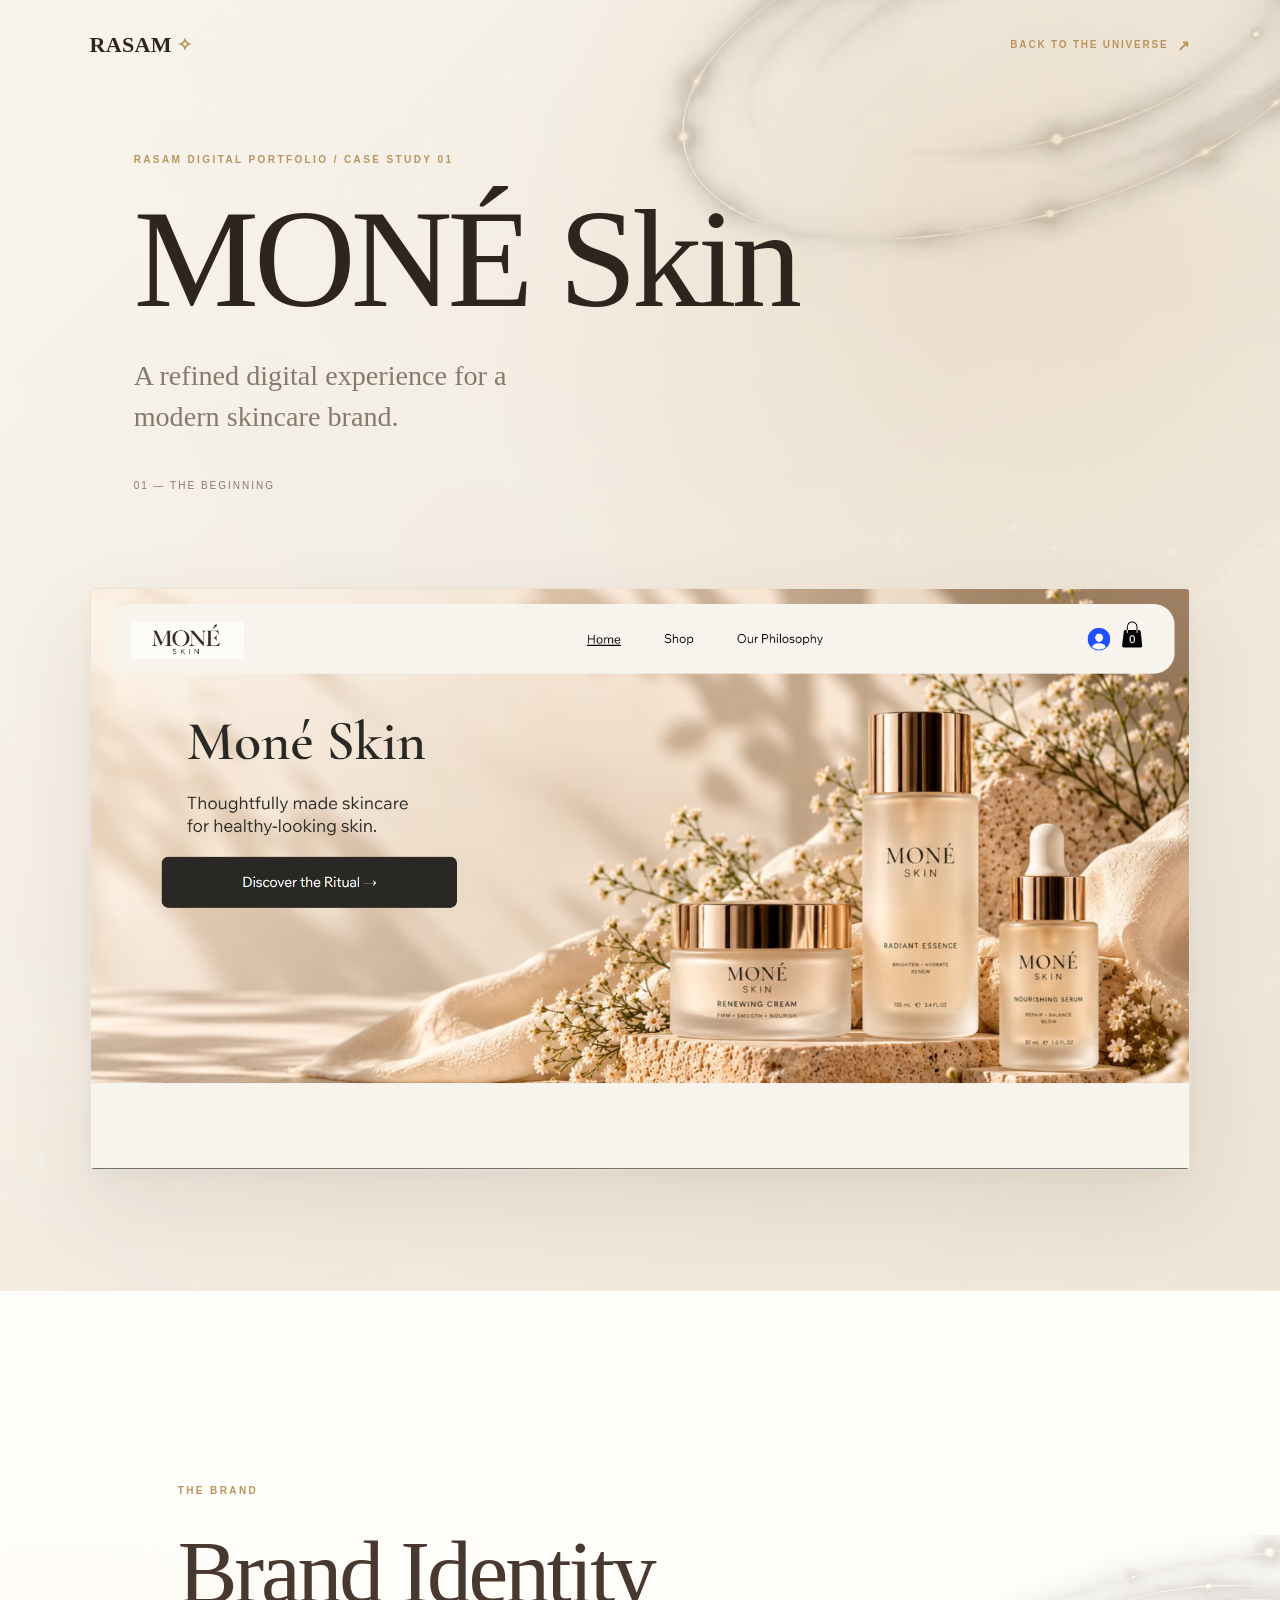
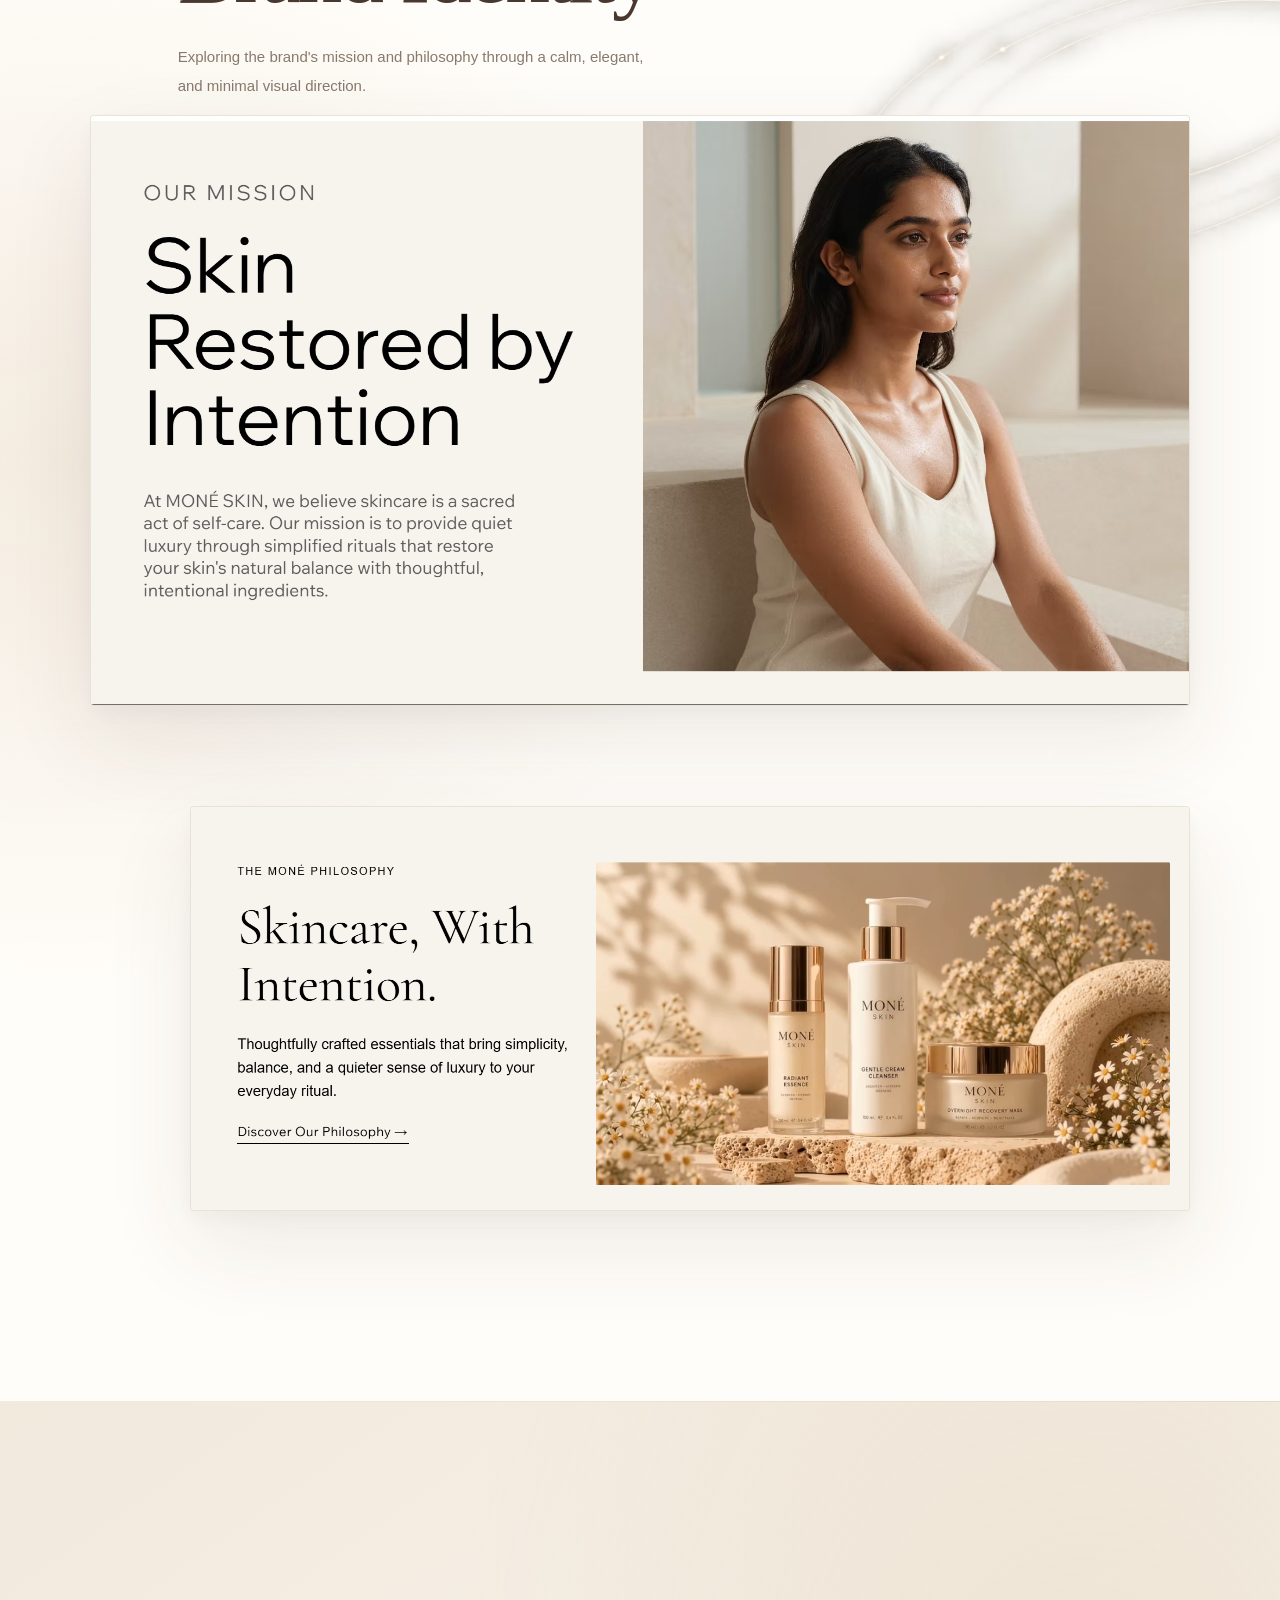
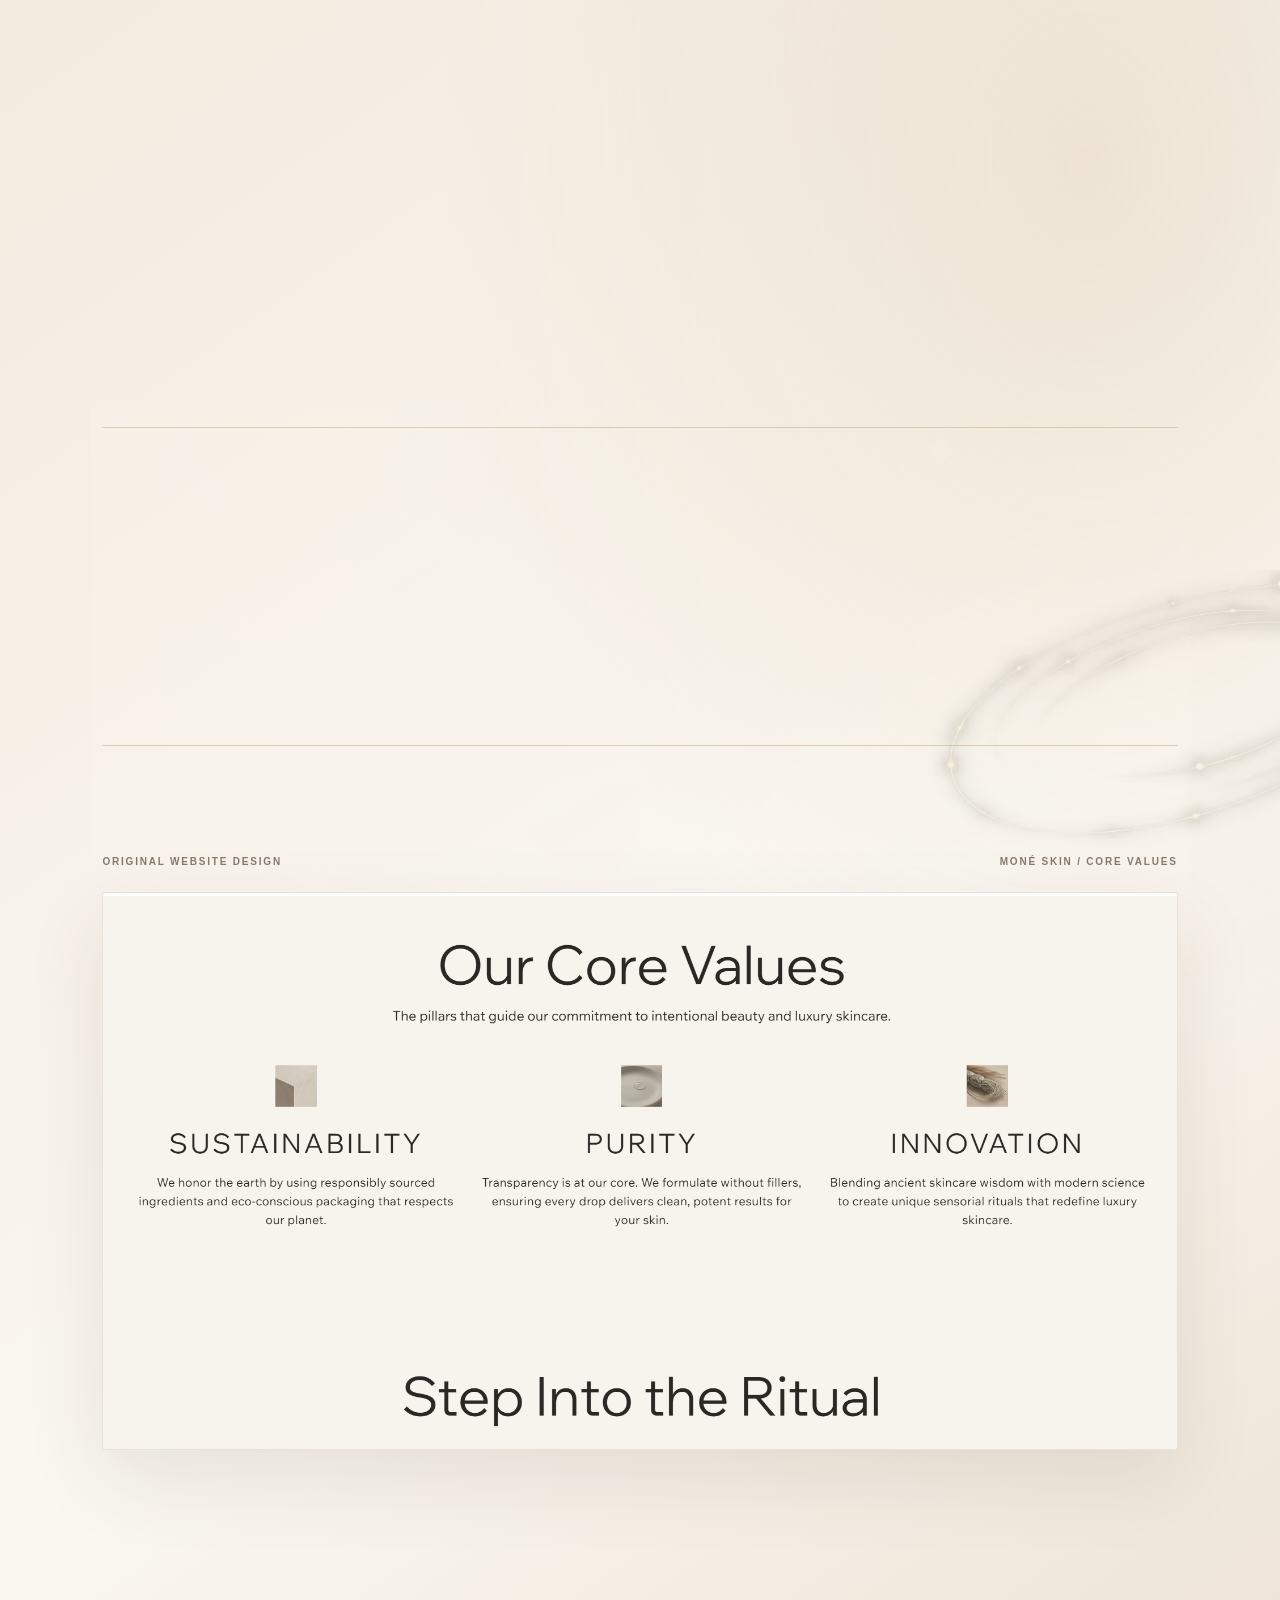
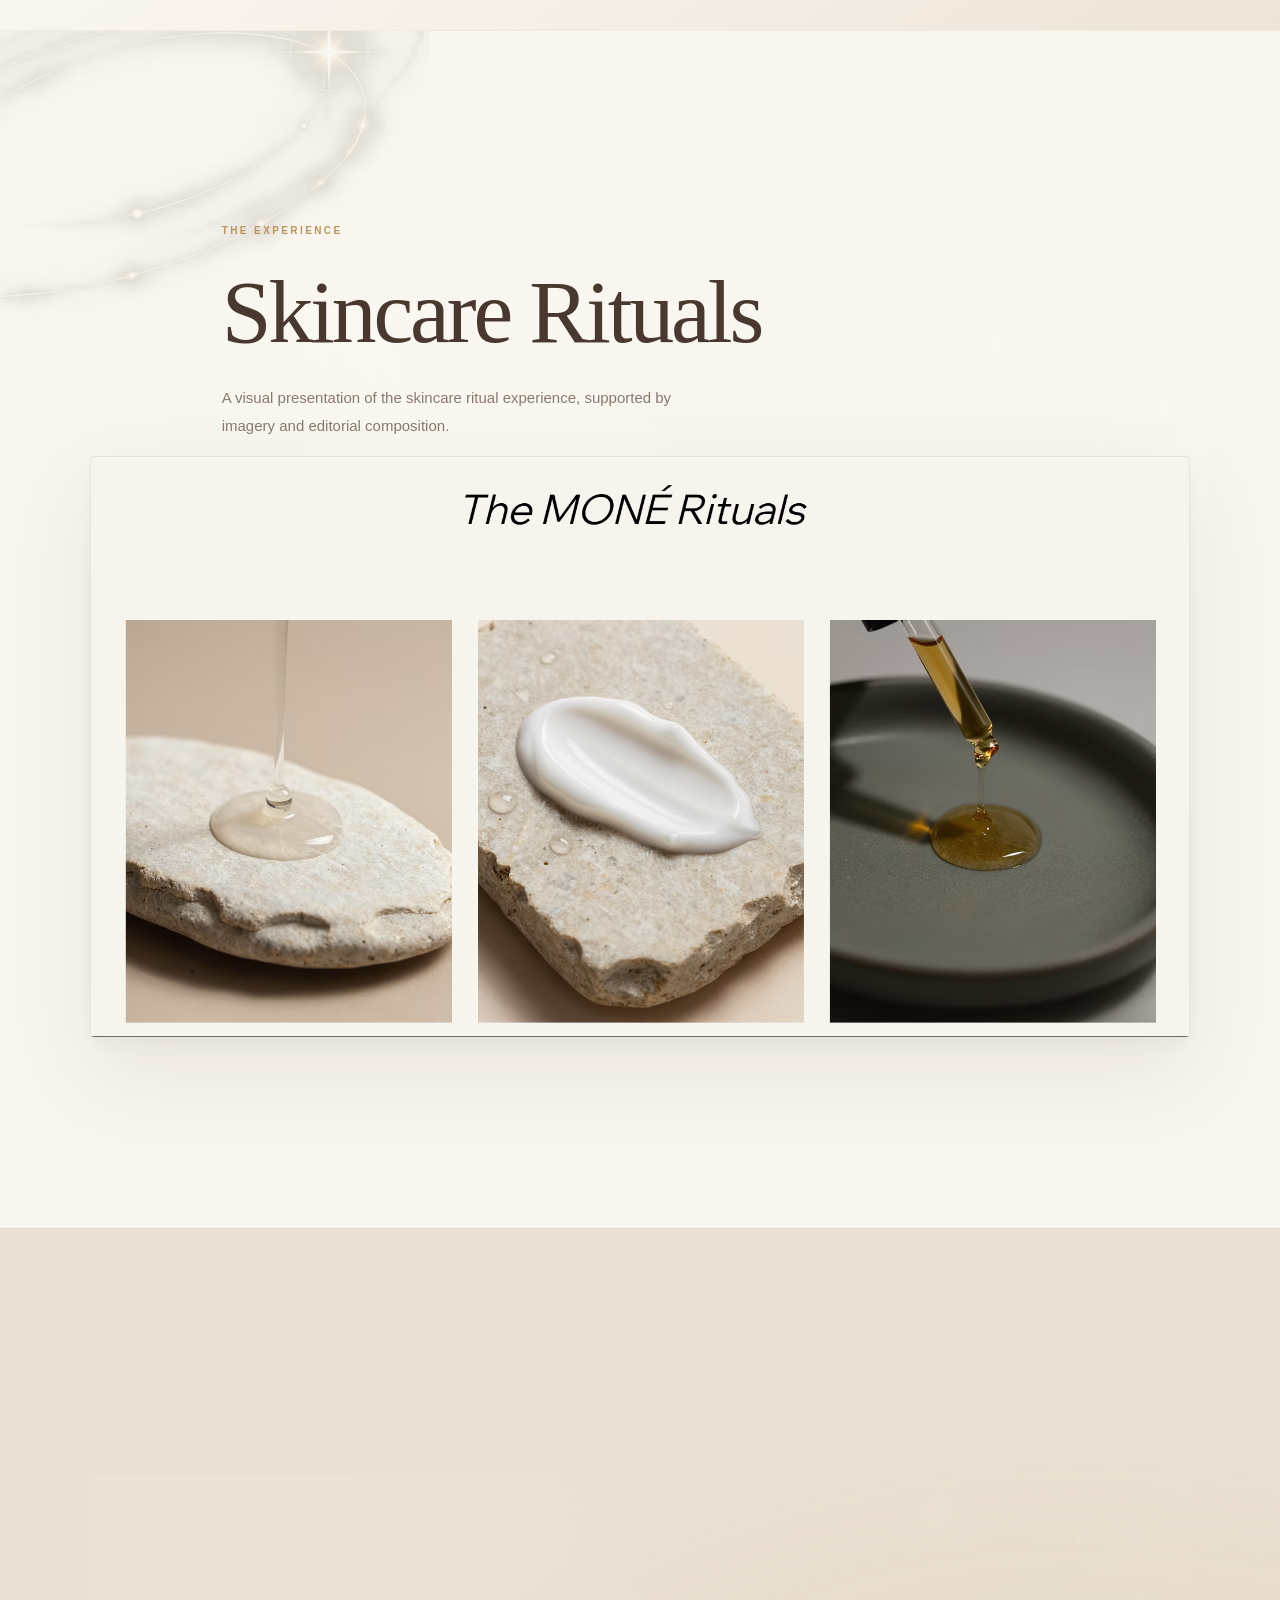
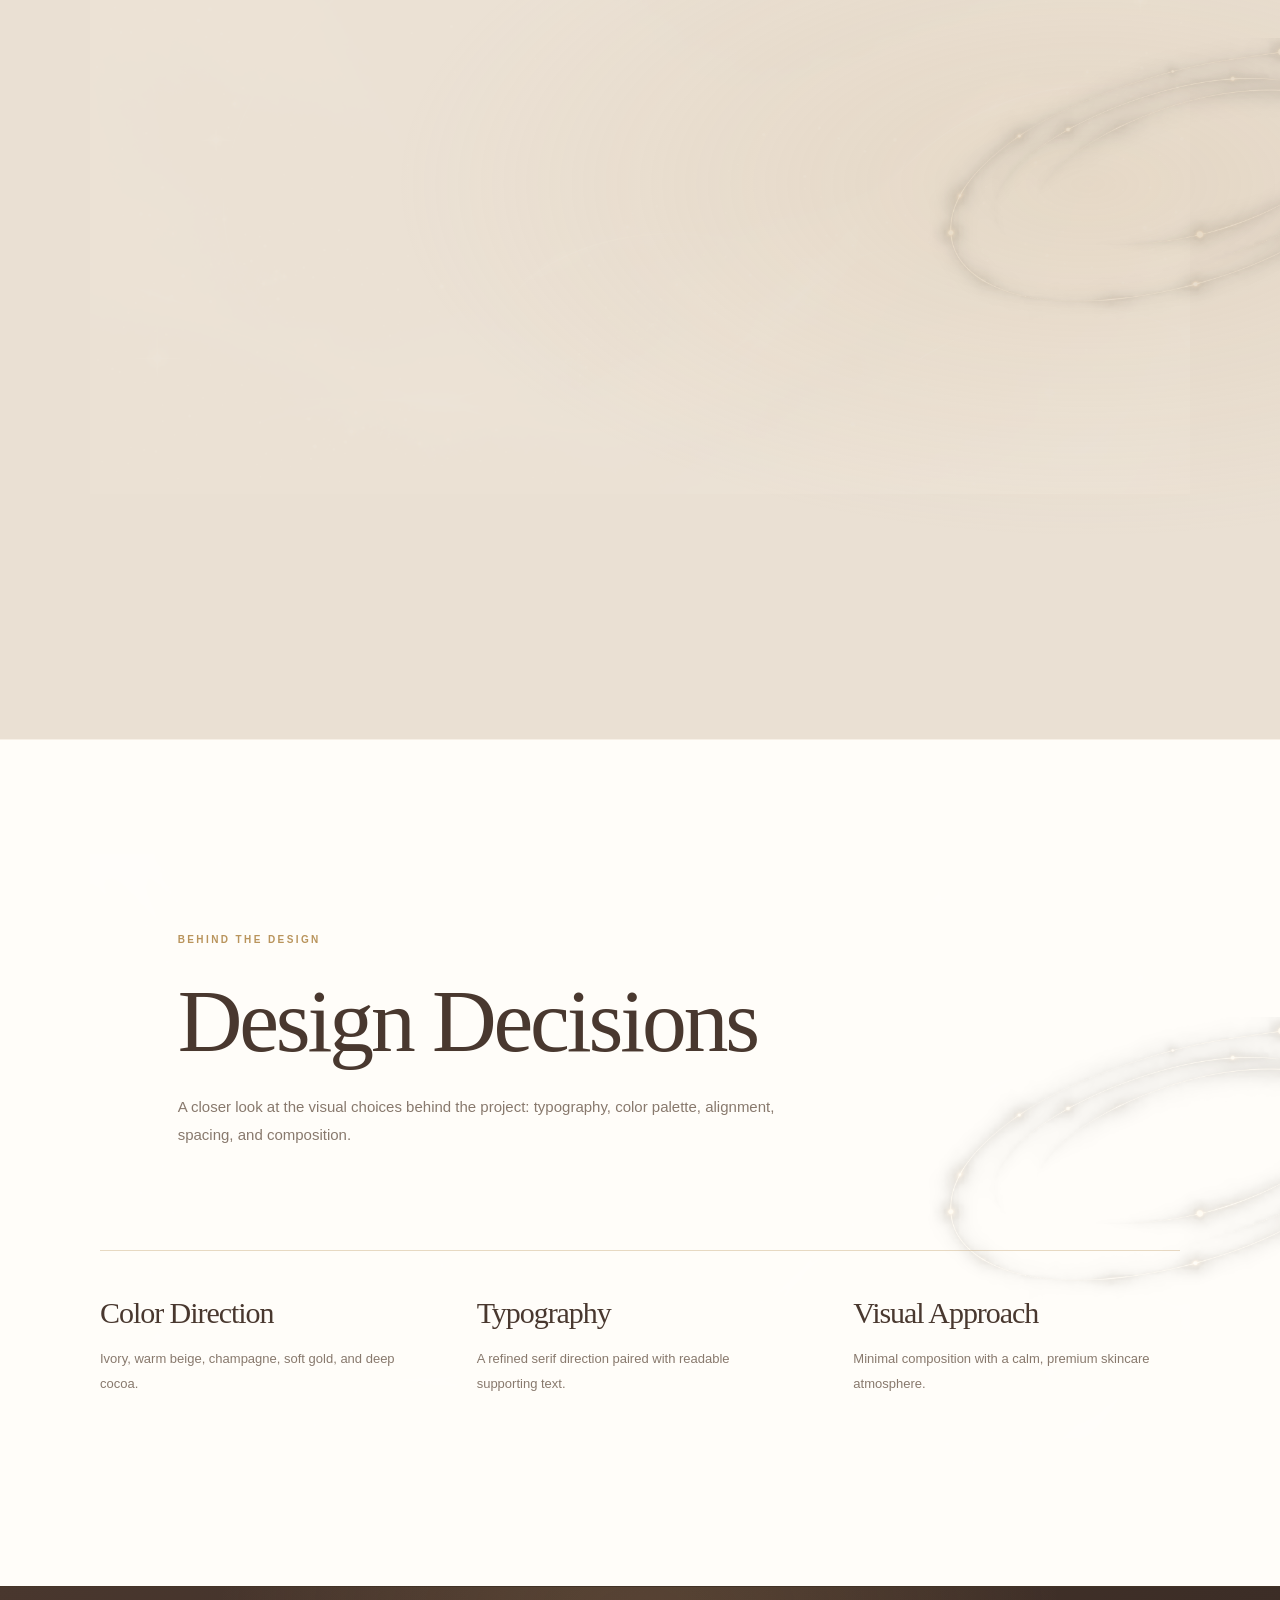
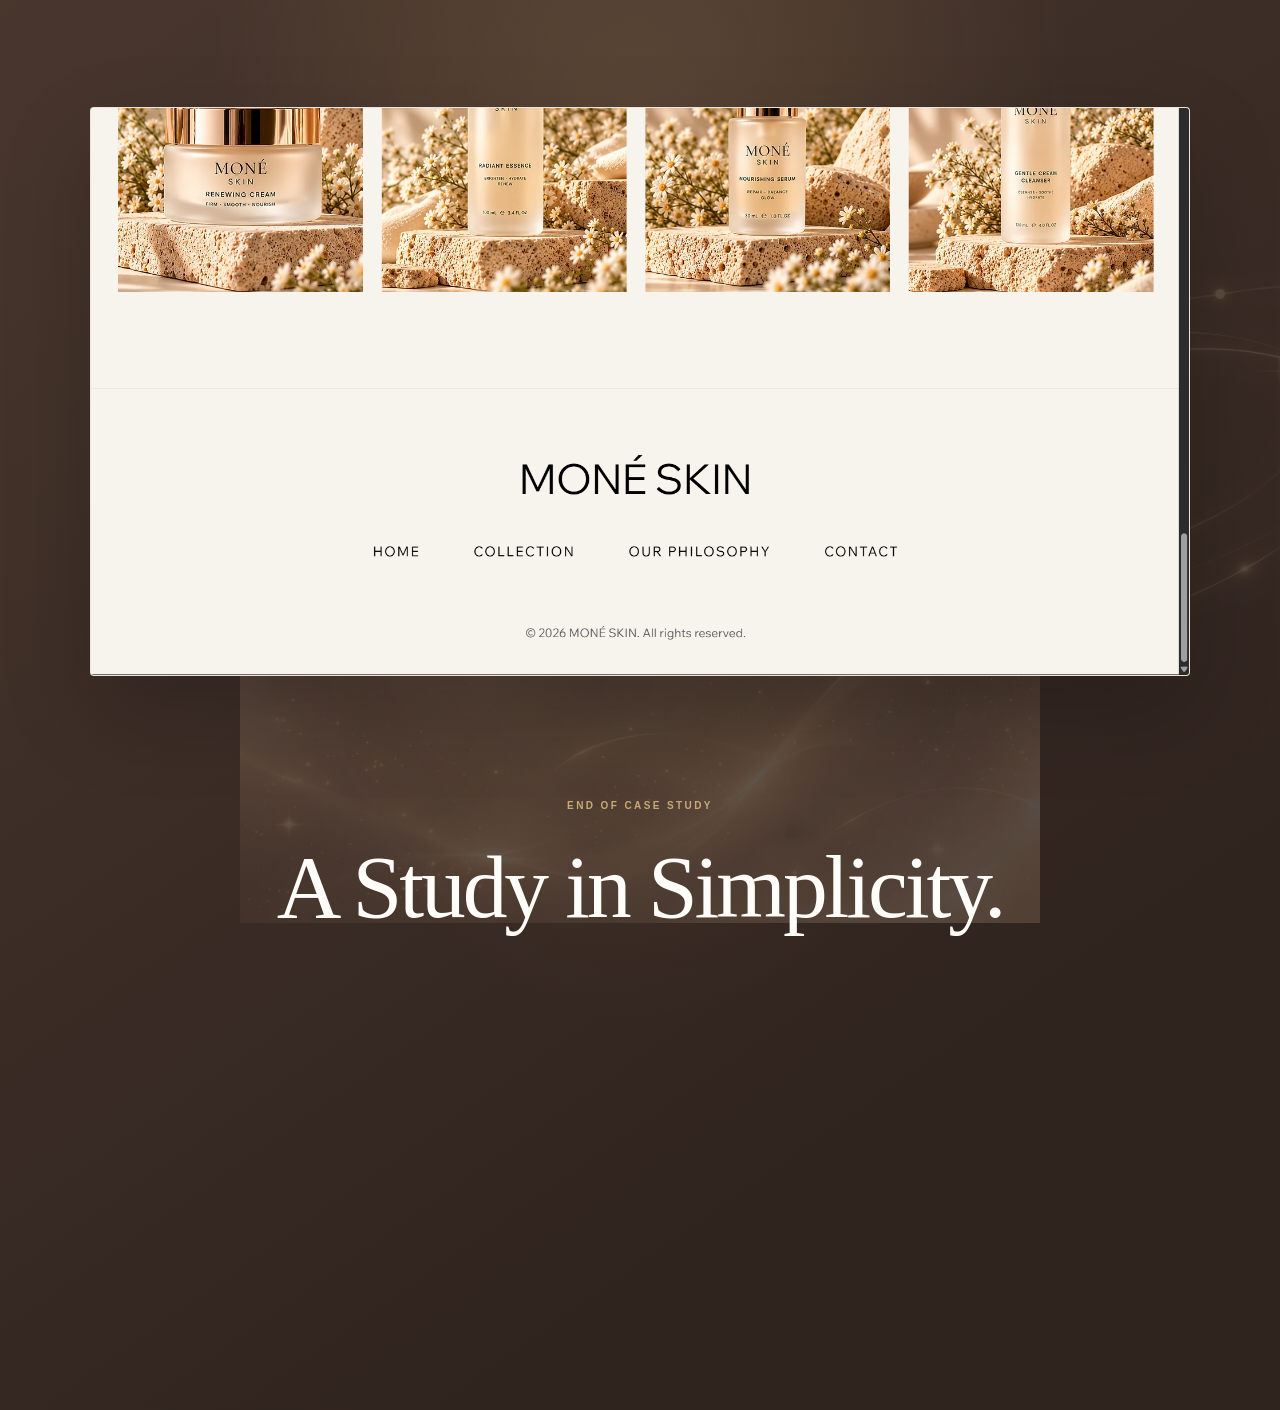
<file: pages/mone-skin.html>
<!DOCTYPE html>
<html lang="en">
<head>
  <meta charset="UTF-8">
  <meta name="viewport" content="width=device-width, initial-scale=1.0">
  <meta name="theme-color" content="#f4efe7">

  <title>MONÉ Skin — RASAM Digital Portfolio</title>

  <link rel="stylesheet" href="mone-skin.css">
</head>

<body class="mone-page">

  <nav class="mone-page-nav" aria-label="Portfolio navigation">
    <a href="../index.html" class="mone-brand-link" aria-label="RASAM home">
      RASAM <span aria-hidden="true">✧</span>
    </a>
    <a href="../index.html" class="mone-nav-link">
      BACK TO THE UNIVERSE <span aria-hidden="true">↗</span>
    </a>
  </nav>

  <main class="mone-case-study" id="top">

    <!-- CHAPTER 01 — THE BEGINNING -->
    <section class="mone-chapter mone-hero" id="chapter-01">
      <div class="mone-hero-content">
        <p class="mone-eyebrow">RASAM DIGITAL PORTFOLIO / CASE STUDY 01</p>
        <h1>MONÉ Skin</h1>
        <p class="mone-hero-subtitle">
          A refined digital experience for a modern skincare brand.
        </p>
        <span class="mone-chapter-label">01 — The Beginning</span>
      </div>

      <figure class="mone-screen">
        <img
          src="../assets/projects/mone-skin/desktop/01-homepage-hero-desktop.png"
          alt="MONÉ Skin homepage hero design"
        >
      </figure>
    </section>

    <!-- CHAPTER 02 — BRAND IDENTITY -->
    <section class="mone-chapter" id="chapter-02">
      <div class="mone-chapter-intro">
        <p class="mone-eyebrow">THE BRAND</p>
        <h2>Brand Identity</h2>
        <p>
          Exploring the brand's mission and philosophy through a calm,
          elegant, and minimal visual direction.
        </p>
      </div>

      <figure class="mone-screen">
        <img
          src="../assets/projects/mone-skin/desktop/02-brand-mission-desktop.png"
          alt="MONÉ Skin brand mission section"
          loading="lazy"
        >
      </figure>

      <figure class="mone-screen">
        <img
          src="../assets/projects/mone-skin/desktop/03-brand-philosophy-desktop.png"
          alt="MONÉ Skin brand philosophy section"
          loading="lazy"
        >
      </figure>
    </section>

  
<!-- CHAPTER 03 — CORE VALUES -->
<section class="mone-chapter mone-values" id="chapter-03">

  <div class="mone-values-heading">
    <div class="mone-values-heading-top">
      <p class="mone-eyebrow">CHAPTER 03 / THE BRAND FOUNDATION</p>
    </div>

    <h2>The Values<br>Behind the Brand.</h2>

    <p class="mone-values-description">
      Three principles presented in the MONÉ Skin website,
      shaping the brand's visual and editorial identity.
    </p>
  </div>

  <div class="mone-values-grid">

    <article class="mone-value-card">
      <span class="mone-value-number">01</span>
      <div class="mone-value-line"></div>
      <h3>Sustainability</h3>
      <p>
        Responsible sourcing and eco-conscious packaging
        are presented as part of the brand's commitment
        to the planet.
      </p>
    </article>

    <article class="mone-value-card">
      <span class="mone-value-number">02</span>
      <div class="mone-value-line"></div>
      <h3>Purity</h3>
      <p>
        A focus on transparency and simplified formulations
        communicates the brand's approach to skincare.
      </p>
    </article>

    <article class="mone-value-card">
      <span class="mone-value-number">03</span>
      <div class="mone-value-line"></div>
      <h3>Innovation</h3>
      <p>
        The combination of traditional skincare inspiration
        and modern science shapes the brand's philosophy.
      </p>
    </article>

  </div>

  <div class="mone-values-evidence">
    <div class="mone-values-evidence-label">
      <span>ORIGINAL WEBSITE DESIGN</span>
      <span>MONÉ SKIN / CORE VALUES</span>
    </div>

    <figure class="mone-screen">
      <img
        src="../assets/projects/mone-skin/desktop/05-core-values-desktop.png"
        alt="Original MONÉ Skin website showing Sustainability, Purity, and Innovation"
        loading="lazy"
      >
    </figure>
  </div>

</section>


    <!-- CHAPTER 04 — SKINCARE RITUALS -->
    <section class="mone-chapter" id="chapter-04">
      <div class="mone-chapter-intro">
        <p class="mone-eyebrow">THE EXPERIENCE</p>
        <h2>Skincare Rituals</h2>
        <p>
          A visual presentation of the skincare ritual experience,
          supported by imagery and editorial composition.
        </p>
      </div>

      <figure class="mone-screen">
        <img
          src="../assets/projects/mone-skin/desktop/06-skincare-rituals-desktop.png"
          alt="MONÉ Skin skincare rituals section"
          loading="lazy"
        >
      </figure>
    </section>

    <!-- CHAPTER 05 — PRODUCT COLLECTION -->
    <section class="mone-chapter" id="chapter-05">
      <div class="mone-chapter-intro">
        <p class="mone-eyebrow">THE COLLECTION</p>
        <h2>Product Collection</h2>
        <p>
          Presenting the product collection as a clear and accessible
          shopping overview.
        </p>
      </div>

      <figure class="mone-screen">
        <img
          src="../assets/projects/mone-skin/desktop/04-product-collection-desktop.png"
          alt="MONÉ Skin product collection overview"
          loading="lazy"
        >
      </figure>
    </section>

    <!-- CHAPTER 06 — DESIGN DECISIONS -->
    <section class="mone-chapter" id="chapter-06">
      <div class="mone-chapter-intro">
        <p class="mone-eyebrow">BEHIND THE DESIGN</p>
        <h2>Design Decisions</h2>
        <p>
          A closer look at the visual choices behind the project:
          typography, color palette, alignment, spacing, and composition.
        </p>
      </div>

      <div class="mone-design-notes">
        <article>
          <h3>Color Direction</h3>
          <p>Ivory, warm beige, champagne, soft gold, and deep cocoa.</p>
        </article>

        <article>
          <h3>Typography</h3>
          <p>A refined serif direction paired with readable supporting text.</p>
        </article>

        <article>
          <h3>Visual Approach</h3>
          <p>Minimal composition with a calm, premium skincare atmosphere.</p>
        </article>
      </div>
    </section>

    <!-- CHAPTER 07 — CLOSING -->
    <section class="mone-chapter mone-closing" id="chapter-07">
      <figure class="mone-screen">
        <img
          src="../assets/projects/mone-skin/desktop/07-footer-desktop.png"
          alt="MONÉ Skin website footer"
          loading="lazy"
        >
      </figure>

      <div class="mone-closing-content">
        <p class="mone-eyebrow">END OF CASE STUDY</p>
        <h2>A Study in Simplicity.</h2>
        <p>
          A focused website design project shaped by visual refinement,
          layout decisions, and a premium skincare aesthetic.
        </p>
        <p class="mone-scope-note">
          Project scope: a time-limited website design exercise.
          Product detail pages and further functionality were outside
          the completed project scope.
        </p>

        <div class="mone-closing-actions" aria-label="Case study navigation">
          <a href="#chapter-01" class="mone-action-link mone-action-secondary">
            <span aria-hidden="true">↑</span> BACK TO TOP
          </a>
          <a href="../index.html" class="mone-action-link mone-action-primary">
            BACK TO RASAM <span aria-hidden="true">↗</span>
          </a>
        </div>
      </div>
    </section>

  </main>

  <script src="mone-skin.js"></script>
</body>
</html>
</file>
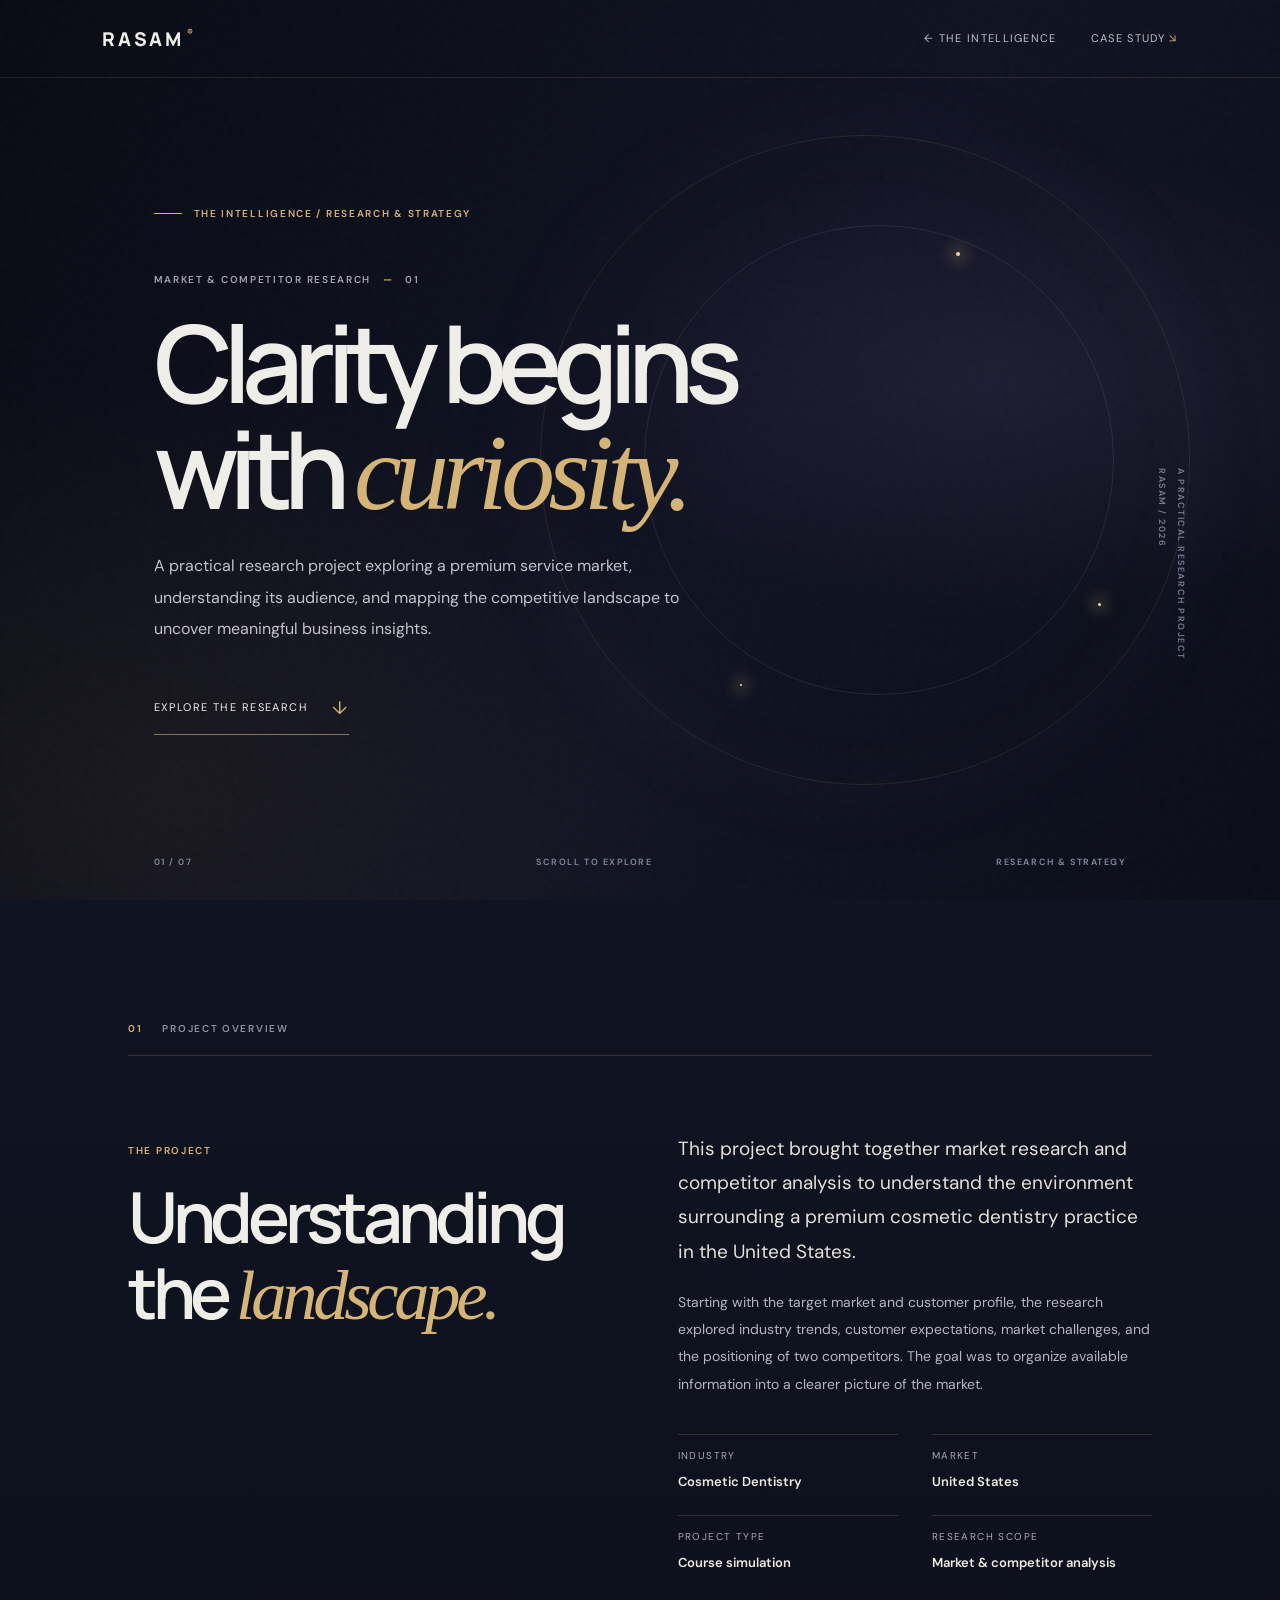
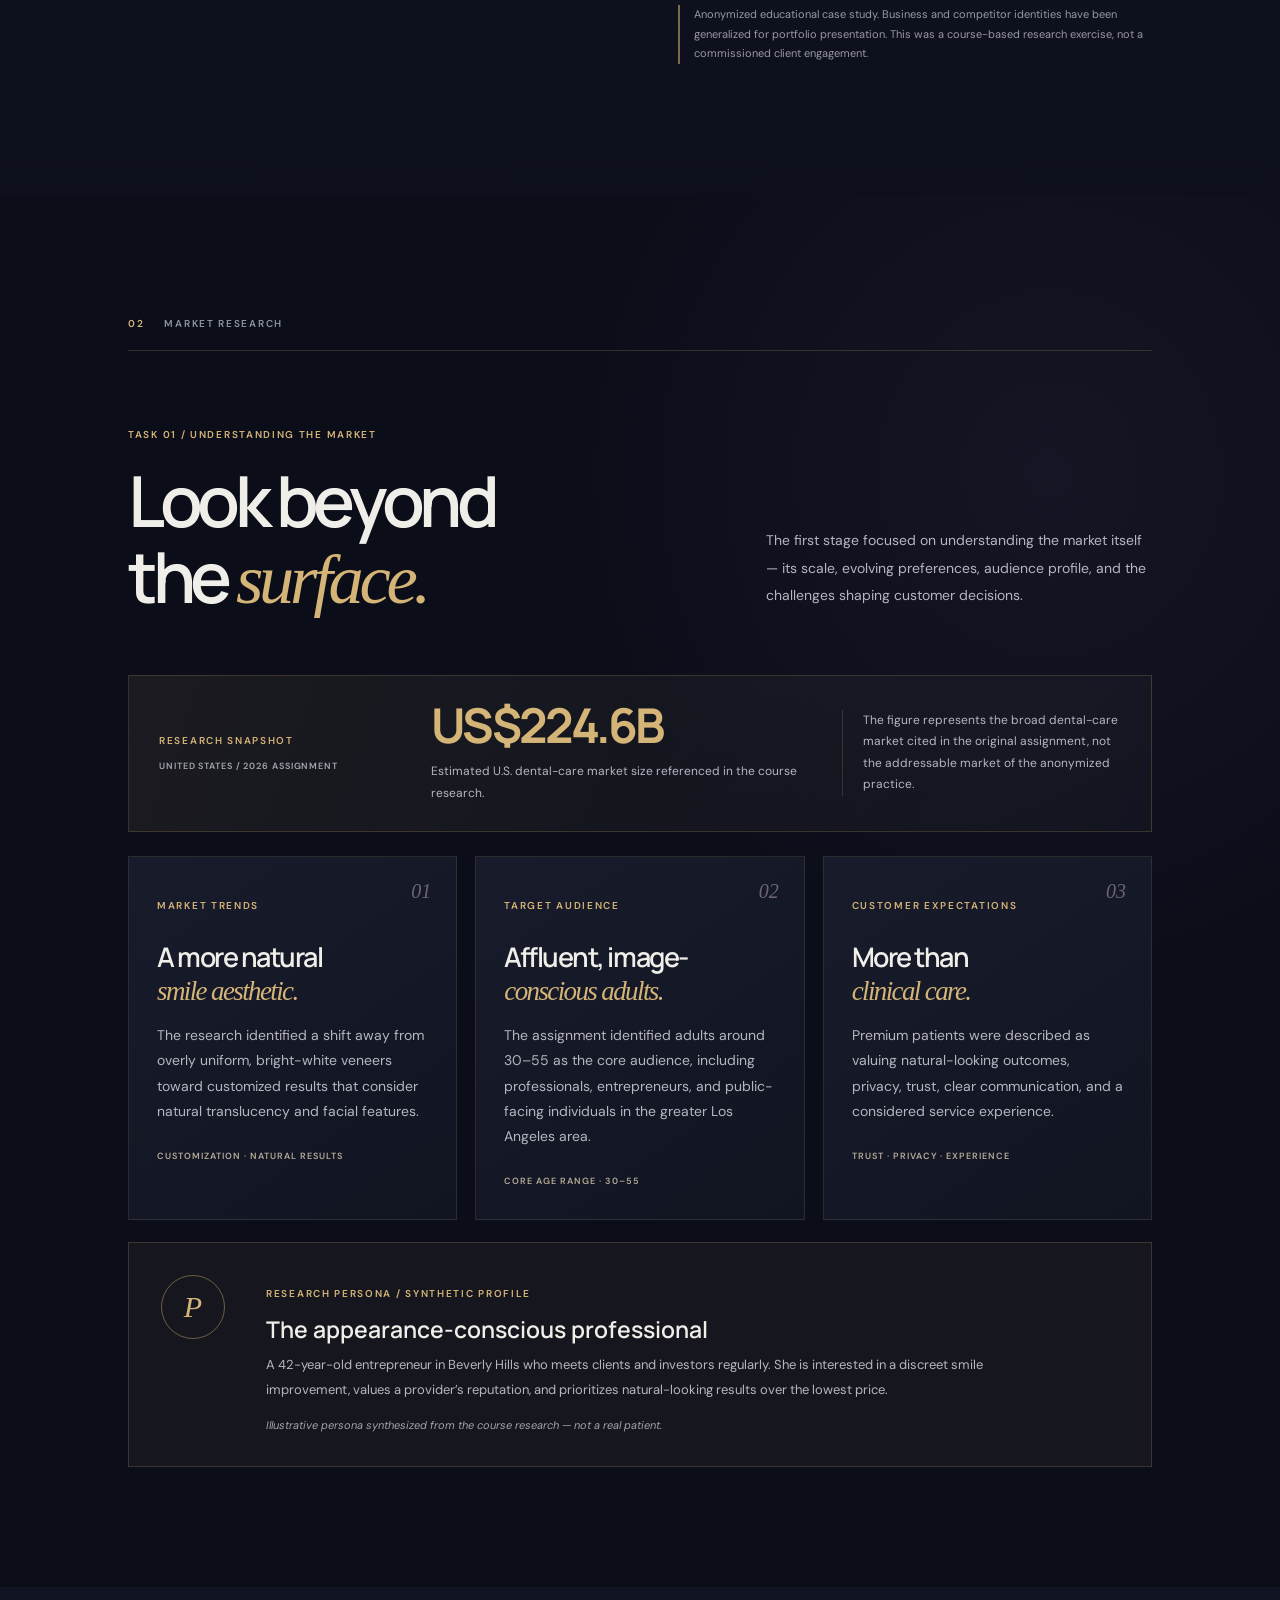
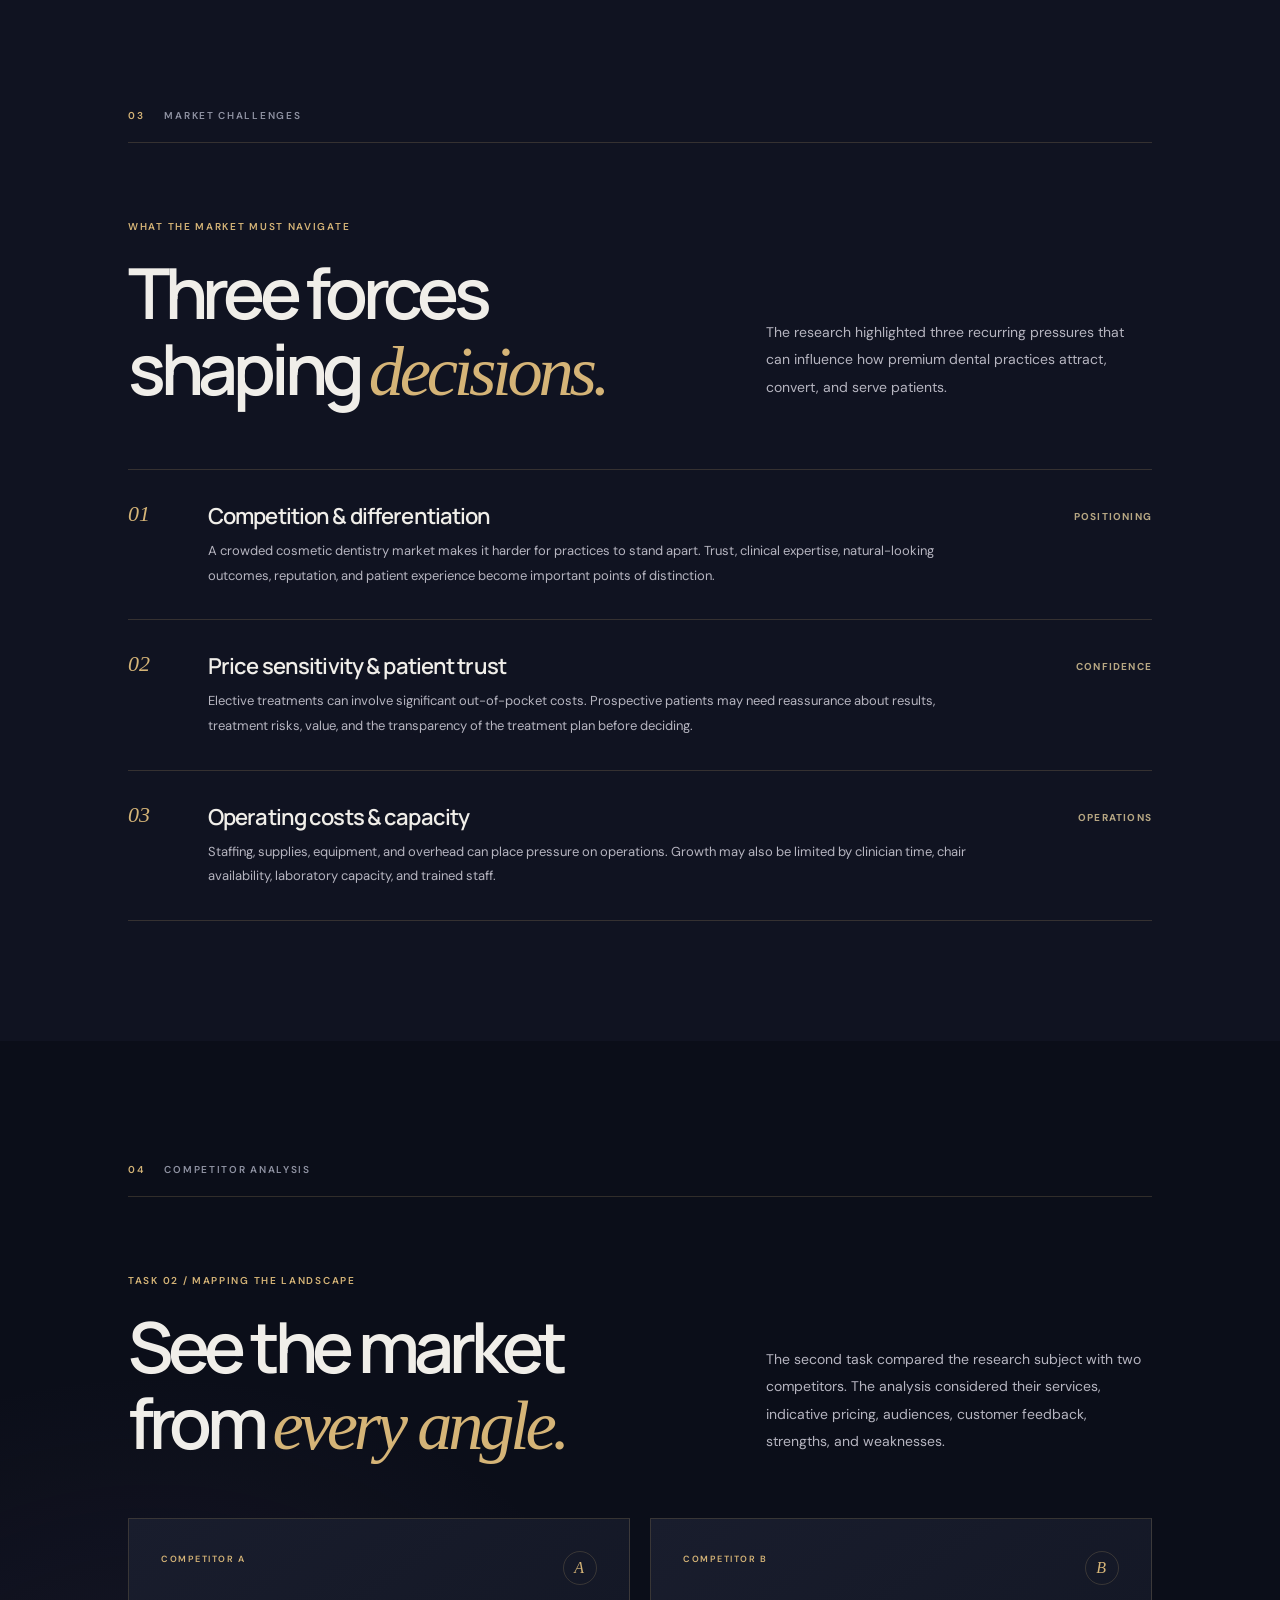
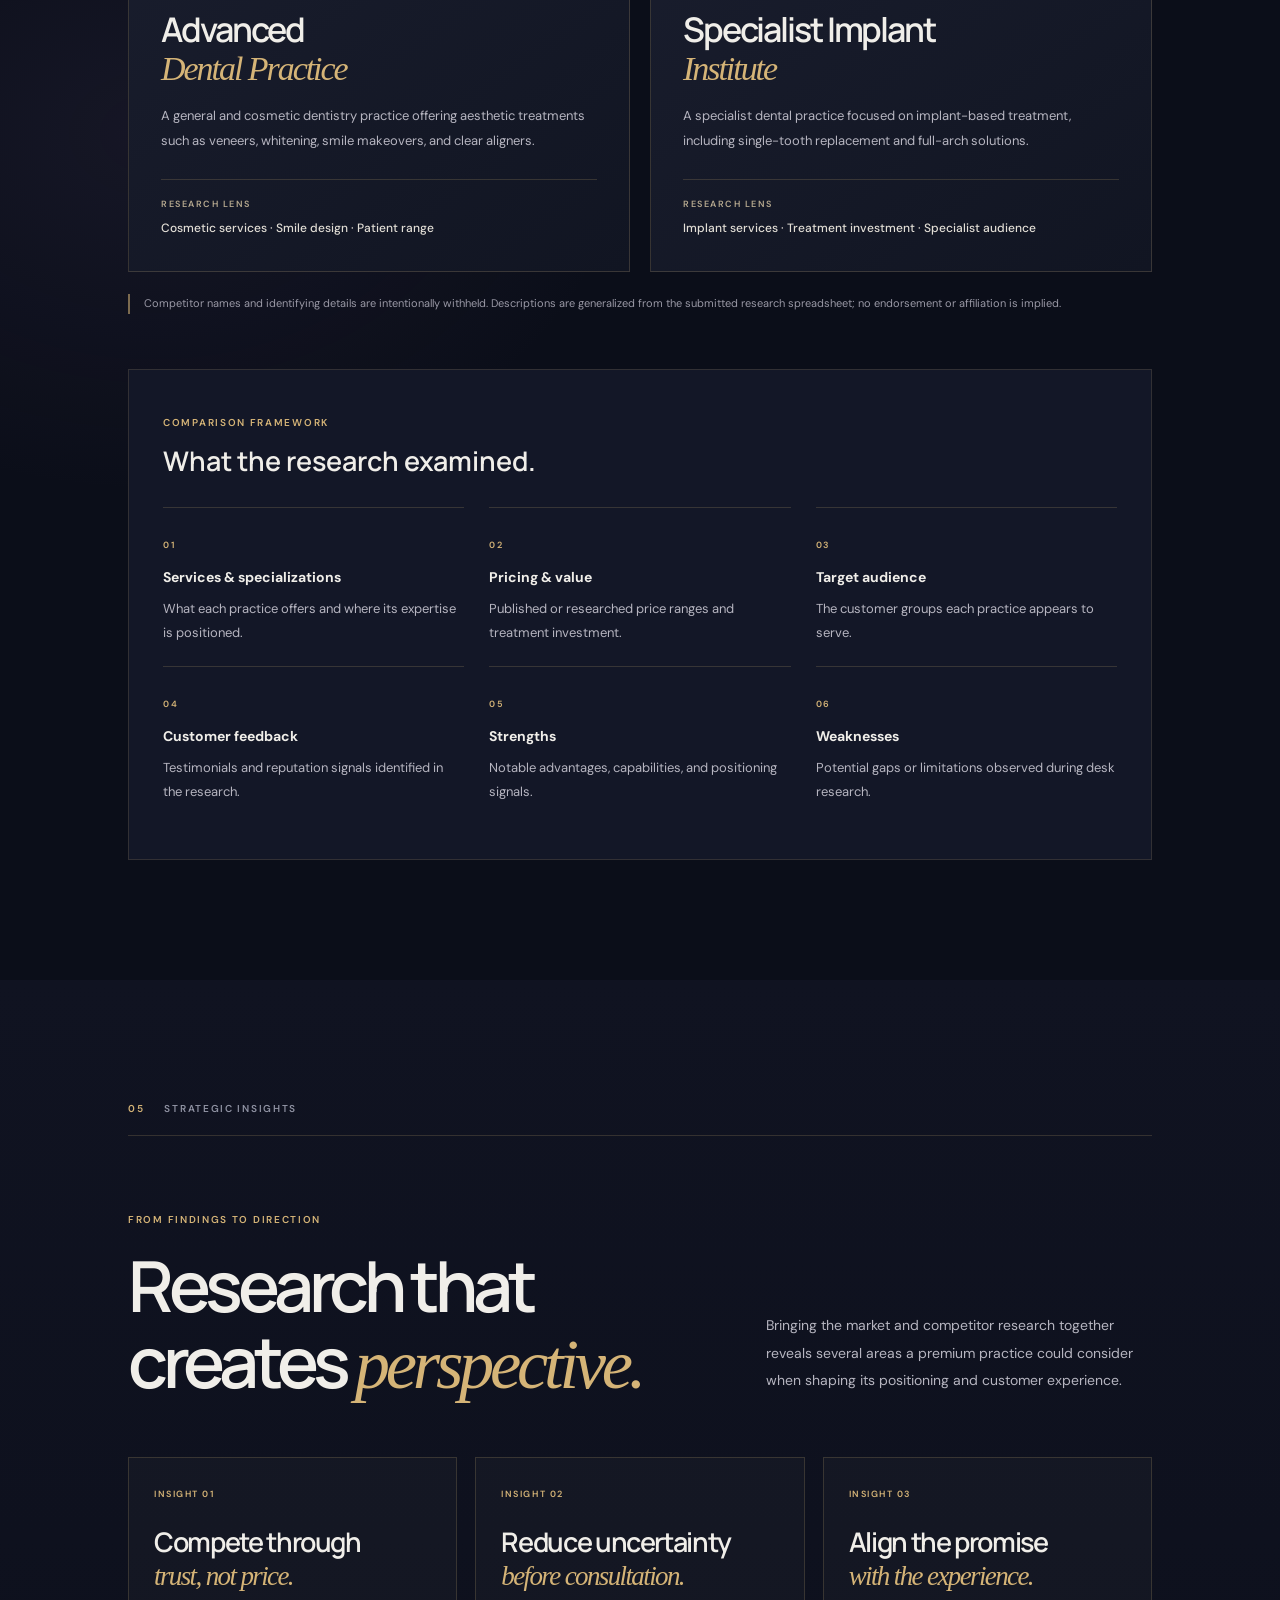
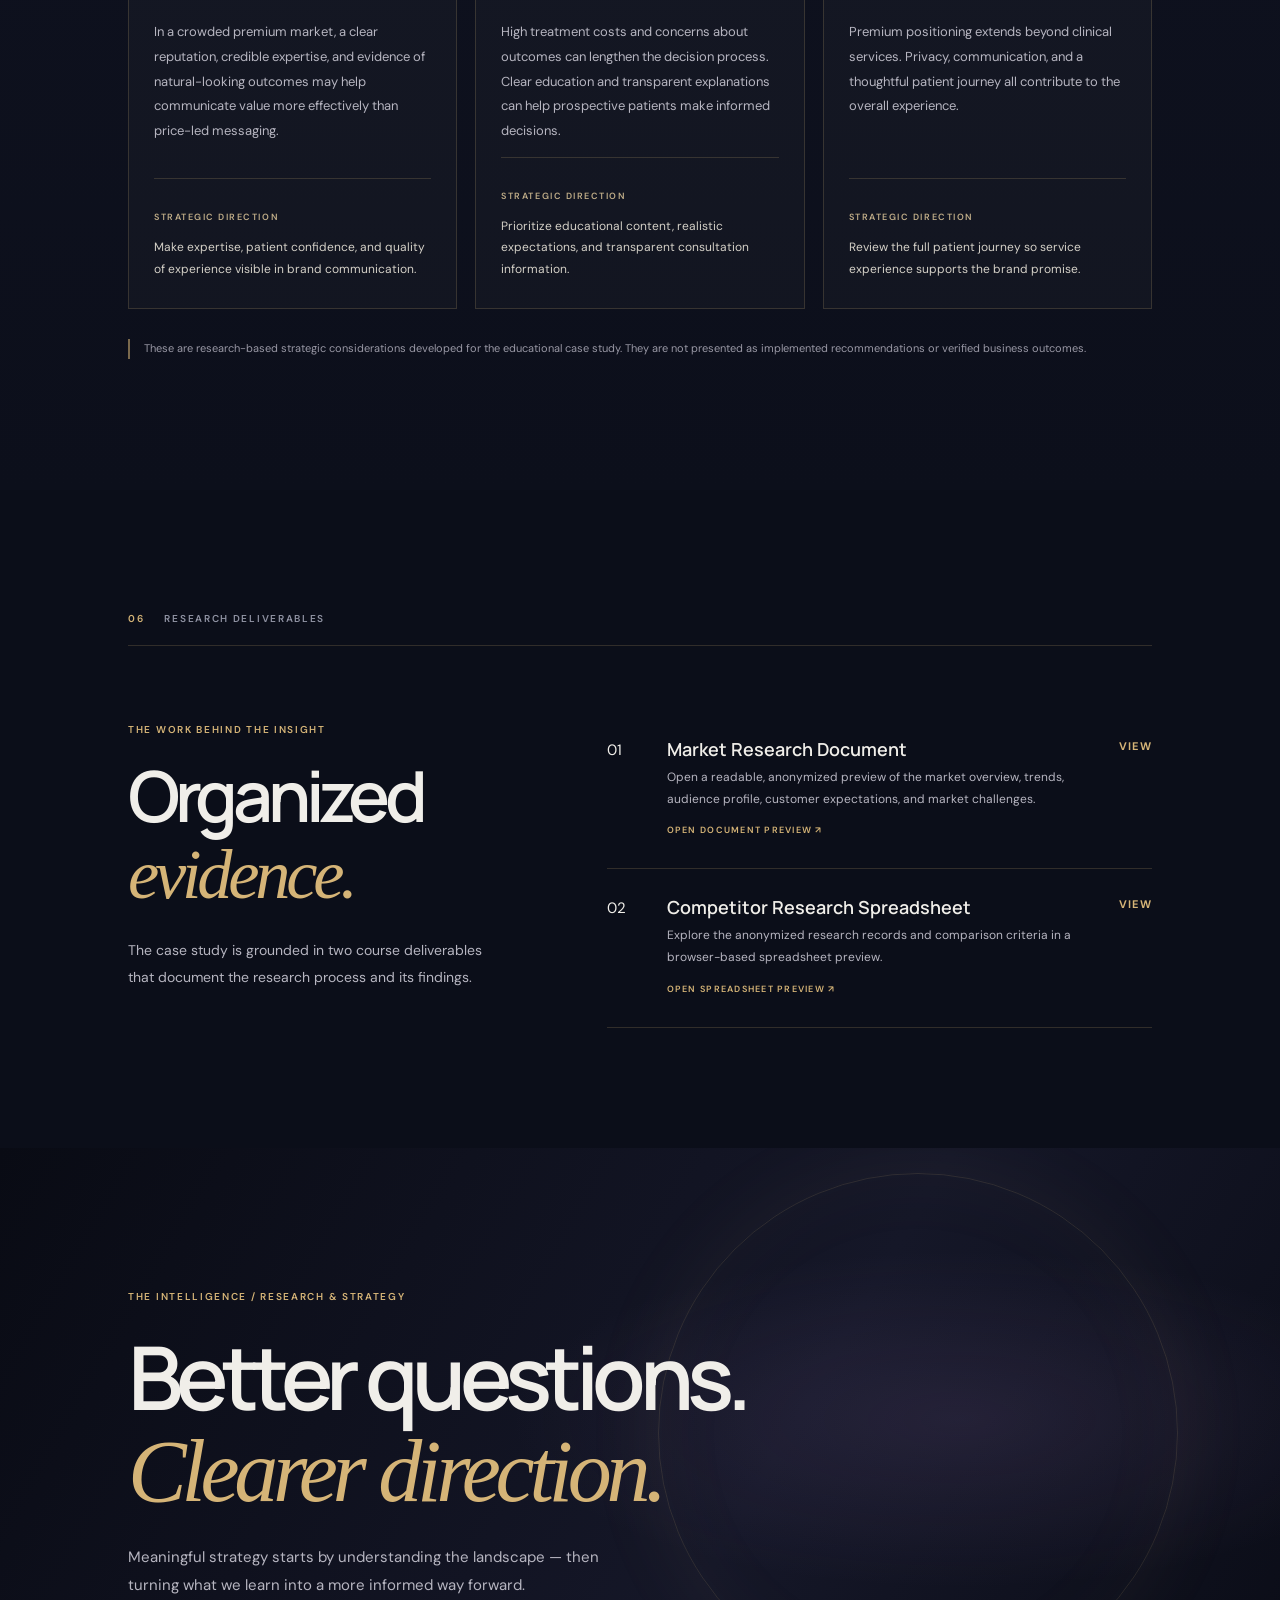
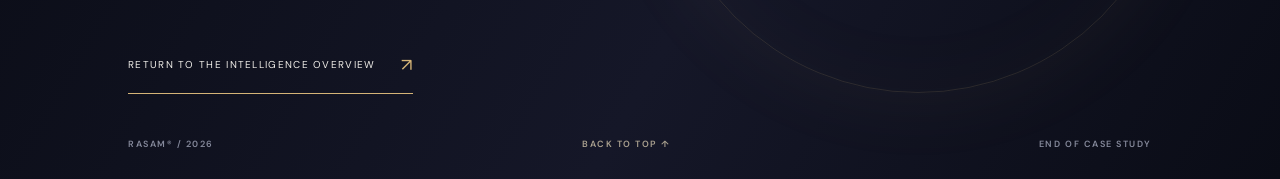
<file: pages/research-strategy.html>
<!DOCTYPE html>
<html lang="en">
<head>
  <meta charset="UTF-8" />
  <meta name="viewport" content="width=device-width, initial-scale=1.0" />
  <meta name="theme-color" content="#090b14" />
  <meta name="description" content="A practical market research and competitor analysis project exploring audience needs, market dynamics, and strategic opportunities." />
  <title>The Intelligence — Research & Strategy | RASAM</title>
  <link rel="preconnect" href="https://fonts.googleapis.com" />
  <link rel="preconnect" href="https://fonts.gstatic.com" crossorigin />
  <link href="https://fonts.googleapis.com/css2?family=DM+Sans:wght@400;500;600;700&family=Manrope:wght@400;500;600;700;800&display=swap" rel="stylesheet" />
  <link rel="stylesheet" href="research-strategy.css" />
  <script src="research-strategy.js" defer></script>
</head>
<body class="intel-page">
  <div class="intel-grain" aria-hidden="true"></div>
  <header class="intel-header">
    <a class="intel-wordmark" href="../index.html#intelligence" aria-label="Return to The Intelligence overview">RASAM<span>®</span></a>
    <nav class="intel-nav" aria-label="Page navigation">
      <a href="../index.html#intelligence">← The Intelligence</a>
      <a href="#project-overview">Case study <span>↘</span></a>
    </nav>
  </header>

  <main>
    <section class="intel-hero" id="top">
      <div class="hero-orbit orbit-a" aria-hidden="true"></div><div class="hero-orbit orbit-b" aria-hidden="true"></div>
      <div class="hero-star star-a" aria-hidden="true"></div><div class="hero-star star-b" aria-hidden="true"></div><div class="hero-star star-c" aria-hidden="true"></div>
      <div class="intel-hero-content reveal">
        <p class="intel-eyebrow"><span></span> THE INTELLIGENCE / RESEARCH & STRATEGY</p>
        <p class="intel-kicker">MARKET & COMPETITOR RESEARCH <b>—</b> 01</p>
        <h1>Clarity begins<br />with <em>curiosity.</em></h1>
        <p class="intel-hero-copy">A practical research project exploring a premium service market, understanding its audience, and mapping the competitive landscape to uncover meaningful business insights.</p>
        <a class="intel-text-link" href="#project-overview">Explore the research <span>↓</span></a>
      </div>
      <div class="intel-hero-aside">A PRACTICAL RESEARCH PROJECT<br />RASAM / 2026</div>
      <div class="intel-hero-foot"><span>01 / 07</span><span>SCROLL TO EXPLORE</span><span>RESEARCH & STRATEGY</span></div>
    </section>

    <section class="intel-section overview" id="project-overview">
      <div class="intel-index reveal"><span>01</span><span>PROJECT OVERVIEW</span></div>
      <div class="overview-grid">
        <div class="intel-heading reveal"><p class="intel-eyebrow">THE PROJECT</p><h2>Understanding<br />the <em>landscape.</em></h2></div>
        <div class="overview-copy reveal">
          <p class="intel-lead">This project brought together market research and competitor analysis to understand the environment surrounding a premium cosmetic dentistry practice in the United States.</p>
          <p>Starting with the target market and customer profile, the research explored industry trends, customer expectations, market challenges, and the positioning of two competitors. The goal was to organize available information into a clearer picture of the market.</p>
          <div class="intel-facts">
            <div><span>INDUSTRY</span><strong>Cosmetic Dentistry</strong></div><div><span>MARKET</span><strong>United States</strong></div>
            <div><span>PROJECT TYPE</span><strong>Course simulation</strong></div><div><span>RESEARCH SCOPE</span><strong>Market & competitor analysis</strong></div>
          </div>
          <p class="intel-disclaimer">Anonymized educational case study. Business and competitor identities have been generalized for portfolio presentation. This was a course-based research exercise, not a commissioned client engagement.</p>
        </div>
      </div>
    </section>

    <section class="intel-section market-section" id="market-research">
      <div class="intel-index reveal"><span>02</span><span>MARKET RESEARCH</span></div>
      <div class="intel-split reveal"><div><p class="intel-eyebrow">TASK 01 / UNDERSTANDING THE MARKET</p><h2>Look beyond<br />the <em>surface.</em></h2></div><p class="intel-section-intro">The first stage focused on understanding the market itself — its scale, evolving preferences, audience profile, and the challenges shaping customer decisions.</p></div>
      <div class="market-snapshot reveal"><div class="snapshot-label">RESEARCH SNAPSHOT <span>UNITED STATES / 2026 ASSIGNMENT</span></div><div class="snapshot-main"><strong>US$224.6B</strong><p>Estimated U.S. dental-care market size referenced in the course research.</p></div><div class="snapshot-note">The figure represents the broad dental-care market cited in the original assignment, not the addressable market of the anonymized practice.</div></div>
      <div class="market-grid">
        <article class="intel-card reveal"><span class="card-number">01</span><p class="card-label">MARKET TRENDS</p><h3>A more natural<br /><em>smile aesthetic.</em></h3><p>The research identified a shift away from overly uniform, bright-white veneers toward customized results that consider natural translucency and facial features.</p><div class="card-tag">CUSTOMIZATION · NATURAL RESULTS</div></article>
        <article class="intel-card reveal"><span class="card-number">02</span><p class="card-label">TARGET AUDIENCE</p><h3>Affluent, image-<br /><em>conscious adults.</em></h3><p>The assignment identified adults around 30–55 as the core audience, including professionals, entrepreneurs, and public-facing individuals in the greater Los Angeles area.</p><div class="card-tag">CORE AGE RANGE · 30–55</div></article>
        <article class="intel-card reveal"><span class="card-number">03</span><p class="card-label">CUSTOMER EXPECTATIONS</p><h3>More than<br /><em>clinical care.</em></h3><p>Premium patients were described as valuing natural-looking outcomes, privacy, trust, clear communication, and a considered service experience.</p><div class="card-tag">TRUST · PRIVACY · EXPERIENCE</div></article>
      </div>
      <div class="persona-panel reveal"><div class="persona-mark">P</div><div><p class="intel-eyebrow">RESEARCH PERSONA / SYNTHETIC PROFILE</p><h3>The appearance-conscious professional</h3><p>A 42-year-old entrepreneur in Beverly Hills who meets clients and investors regularly. She is interested in a discreet smile improvement, values a provider’s reputation, and prioritizes natural-looking results over the lowest price.</p><span>Illustrative persona synthesized from the course research — not a real patient.</span></div></div>
    </section>

    <section class="intel-section challenge-section" id="market-challenges">
      <div class="intel-index reveal"><span>03</span><span>MARKET CHALLENGES</span></div>
      <div class="intel-split reveal"><div><p class="intel-eyebrow">WHAT THE MARKET MUST NAVIGATE</p><h2>Three forces<br />shaping <em>decisions.</em></h2></div><p class="intel-section-intro">The research highlighted three recurring pressures that can influence how premium dental practices attract, convert, and serve patients.</p></div>
      <div class="challenge-list">
        <article class="challenge-row reveal"><span>01</span><div><h3>Competition & differentiation</h3><p>A crowded cosmetic dentistry market makes it harder for practices to stand apart. Trust, clinical expertise, natural-looking outcomes, reputation, and patient experience become important points of distinction.</p></div><b>POSITIONING</b></article>
        <article class="challenge-row reveal"><span>02</span><div><h3>Price sensitivity & patient trust</h3><p>Elective treatments can involve significant out-of-pocket costs. Prospective patients may need reassurance about results, treatment risks, value, and the transparency of the treatment plan before deciding.</p></div><b>CONFIDENCE</b></article>
        <article class="challenge-row reveal"><span>03</span><div><h3>Operating costs & capacity</h3><p>Staffing, supplies, equipment, and overhead can place pressure on operations. Growth may also be limited by clinician time, chair availability, laboratory capacity, and trained staff.</p></div><b>OPERATIONS</b></article>
      </div>
    </section>

    <section class="intel-section competitor-section" id="competitor-analysis">
      <div class="intel-index reveal"><span>04</span><span>COMPETITOR ANALYSIS</span></div>
      <div class="intel-split reveal"><div><p class="intel-eyebrow">TASK 02 / MAPPING THE LANDSCAPE</p><h2>See the market<br />from <em>every angle.</em></h2></div><p class="intel-section-intro">The second task compared the research subject with two competitors. The analysis considered their services, indicative pricing, audiences, customer feedback, strengths, and weaknesses.</p></div>
      <div class="competitor-cards">
        <article class="competitor-card reveal"><div class="competitor-top"><span>COMPETITOR A</span><span class="comp-symbol">A</span></div><h3>Advanced<br /><em>Dental Practice</em></h3><p>A general and cosmetic dentistry practice offering aesthetic treatments such as veneers, whitening, smile makeovers, and clear aligners.</p><div class="competitor-focus"><span>RESEARCH LENS</span><strong>Cosmetic services · Smile design · Patient range</strong></div></article>
        <article class="competitor-card reveal"><div class="competitor-top"><span>COMPETITOR B</span><span class="comp-symbol">B</span></div><h3>Specialist Implant<br /><em>Institute</em></h3><p>A specialist dental practice focused on implant-based treatment, including single-tooth replacement and full-arch solutions.</p><div class="competitor-focus"><span>RESEARCH LENS</span><strong>Implant services · Treatment investment · Specialist audience</strong></div></article>
      </div>
      <p class="intel-disclaimer comp-disclaimer">Competitor names and identifying details are intentionally withheld. Descriptions are generalized from the submitted research spreadsheet; no endorsement or affiliation is implied.</p>
      <div class="comparison-panel reveal"><div class="comparison-heading"><p class="intel-eyebrow">COMPARISON FRAMEWORK</p><h3>What the research examined.</h3></div><div class="comparison-grid"><div class="comparison-item"><span>01</span><strong>Services & specializations</strong><p>What each practice offers and where its expertise is positioned.</p></div><div class="comparison-item"><span>02</span><strong>Pricing & value</strong><p>Published or researched price ranges and treatment investment.</p></div><div class="comparison-item"><span>03</span><strong>Target audience</strong><p>The customer groups each practice appears to serve.</p></div><div class="comparison-item"><span>04</span><strong>Customer feedback</strong><p>Testimonials and reputation signals identified in the research.</p></div><div class="comparison-item"><span>05</span><strong>Strengths</strong><p>Notable advantages, capabilities, and positioning signals.</p></div><div class="comparison-item"><span>06</span><strong>Weaknesses</strong><p>Potential gaps or limitations observed during desk research.</p></div></div></div>
    </section>

    <section class="intel-section insights-section" id="strategic-insights">
      <div class="intel-index reveal"><span>05</span><span>STRATEGIC INSIGHTS</span></div>
      <div class="intel-split reveal"><div><p class="intel-eyebrow">FROM FINDINGS TO DIRECTION</p><h2>Research that<br />creates <em>perspective.</em></h2></div><p class="intel-section-intro">Bringing the market and competitor research together reveals several areas a premium practice could consider when shaping its positioning and customer experience.</p></div>
      <div class="insight-grid">
        <article class="insight-card reveal"><span>INSIGHT 01</span><h3>Compete through<br /><em>trust, not price.</em></h3><p>In a crowded premium market, a clear reputation, credible expertise, and evidence of natural-looking outcomes may help communicate value more effectively than price-led messaging.</p><div class="insight-action"><b>STRATEGIC DIRECTION</b><p>Make expertise, patient confidence, and quality of experience visible in brand communication.</p></div></article>
        <article class="insight-card reveal"><span>INSIGHT 02</span><h3>Reduce uncertainty<br /><em>before consultation.</em></h3><p>High treatment costs and concerns about outcomes can lengthen the decision process. Clear education and transparent explanations can help prospective patients make informed decisions.</p><div class="insight-action"><b>STRATEGIC DIRECTION</b><p>Prioritize educational content, realistic expectations, and transparent consultation information.</p></div></article>
        <article class="insight-card reveal"><span>INSIGHT 03</span><h3>Align the promise<br /><em>with the experience.</em></h3><p>Premium positioning extends beyond clinical services. Privacy, communication, and a thoughtful patient journey all contribute to the overall experience.</p><div class="insight-action"><b>STRATEGIC DIRECTION</b><p>Review the full patient journey so service experience supports the brand promise.</p></div></article>
      </div>
      <p class="intel-disclaimer">These are research-based strategic considerations developed for the educational case study. They are not presented as implemented recommendations or verified business outcomes.</p>
    </section>

    <section class="intel-section deliverables-section" id="deliverables">
      <div class="intel-index reveal"><span>06</span><span>RESEARCH DELIVERABLES</span></div>
      <div class="deliverable-layout"><div class="intel-heading reveal"><p class="intel-eyebrow">THE WORK BEHIND THE INSIGHT</p><h2>Organized<br /><em>evidence.</em></h2><p class="deliverable-intro">The case study is grounded in two course deliverables that document the research process and its findings.</p></div><div class="deliverable-list reveal"><a class="deliverable-item" href="../assets/projects/Market-Research-Preview.pdf" target="_blank" rel="noopener"><span>01</span><section><h3>Market Research Document</h3><p>Open a readable, anonymized preview of the market overview, trends, audience profile, customer expectations, and market challenges.</p><small>OPEN DOCUMENT PREVIEW ↗</small></section><b>VIEW</b></a><a class="deliverable-item" href="../assets/projects/competitor-research-preview.html" target="_blank" rel="noopener"><span>02</span><section><h3>Competitor Research Spreadsheet</h3><p>Explore the anonymized research records and comparison criteria in a browser-based spreadsheet preview.</p><small>OPEN SPREADSHEET PREVIEW ↗</small></section><b>VIEW</b></a></div></div>
    </section>

    <section class="intel-closing" id="closing"><div class="closing-orbit" aria-hidden="true"></div><div class="closing-content reveal"><p class="intel-eyebrow">THE INTELLIGENCE / RESEARCH & STRATEGY</p><h2>Better questions.<br /><em>Clearer direction.</em></h2><p>Meaningful strategy starts by understanding the landscape — then turning what we learn into a more informed way forward.</p><a href="../index.html#intelligence" class="closing-link">RETURN TO THE INTELLIGENCE OVERVIEW <span>↗</span></a></div><div class="closing-foot"><span>RASAM® / 2026</span><a href="#top">BACK TO TOP ↑</a><span>END OF CASE STUDY</span></div></section>
  </main>
</body>
</html>
</file>
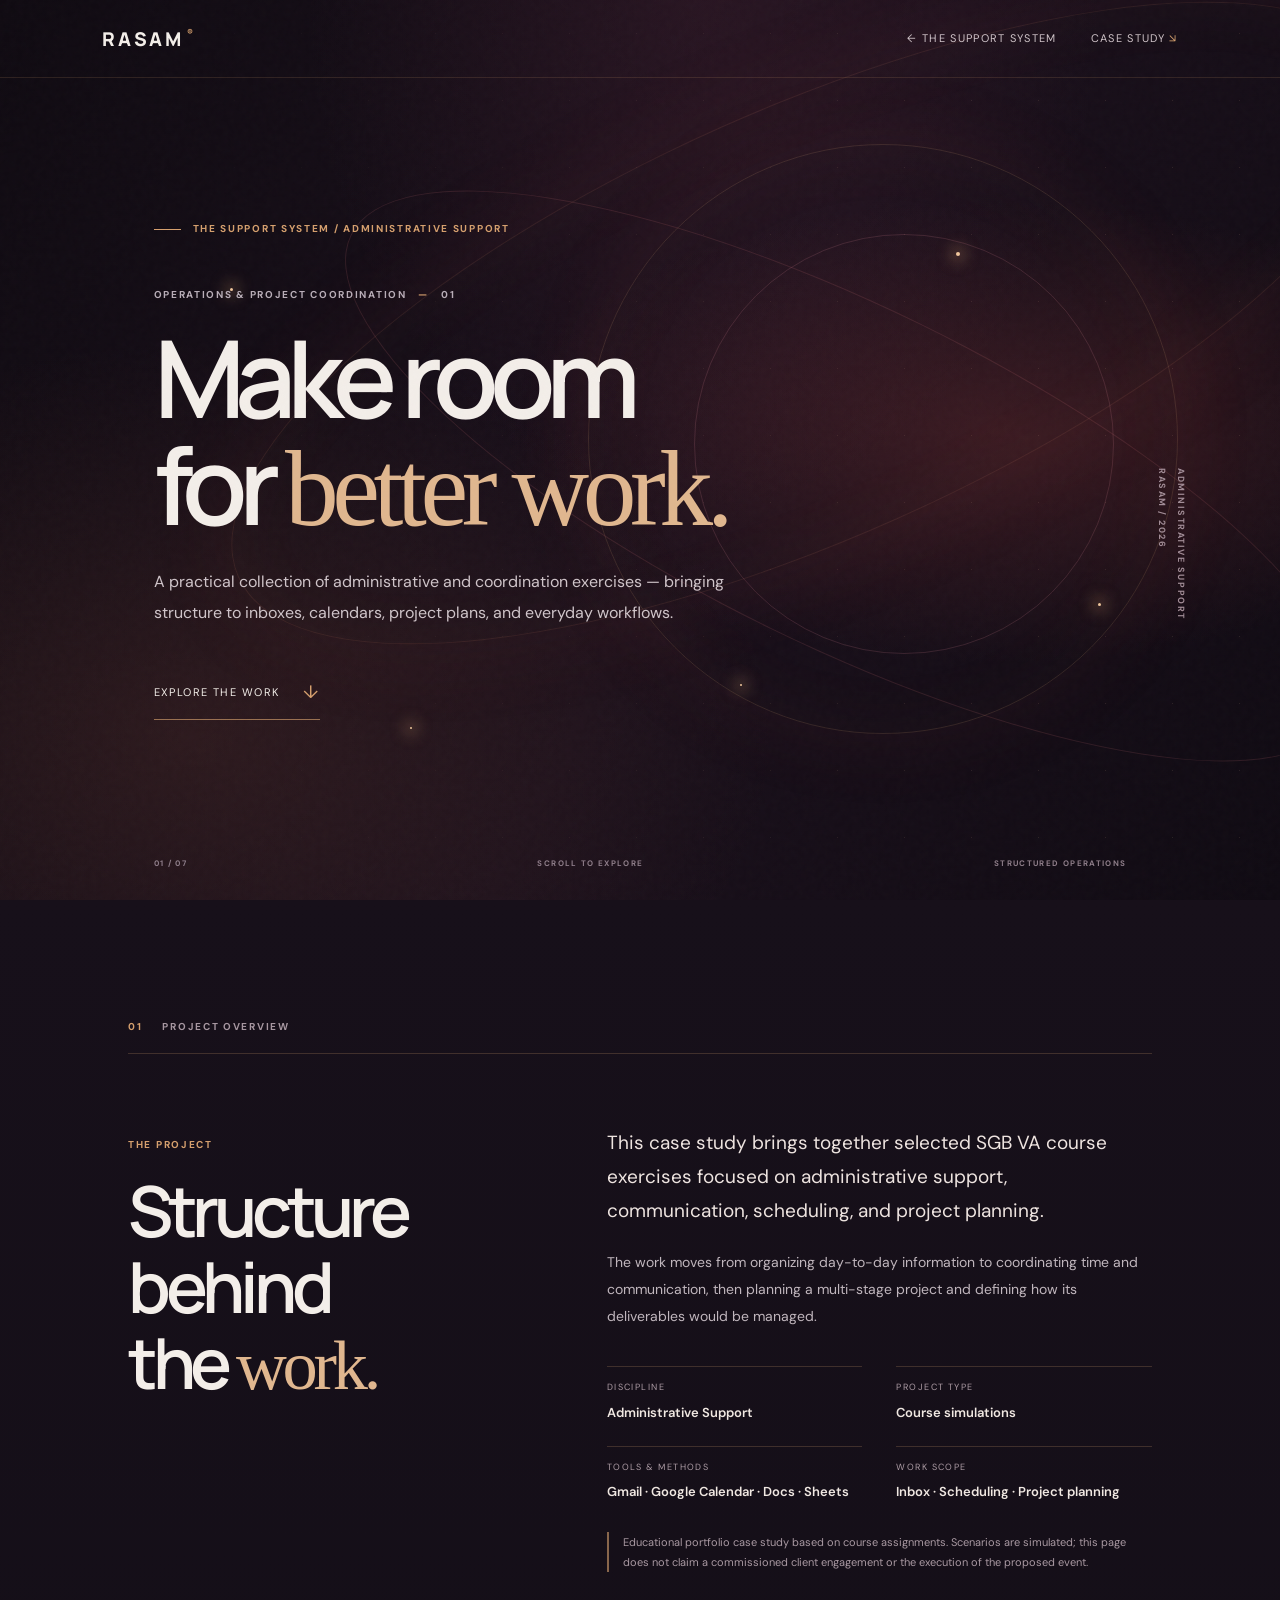
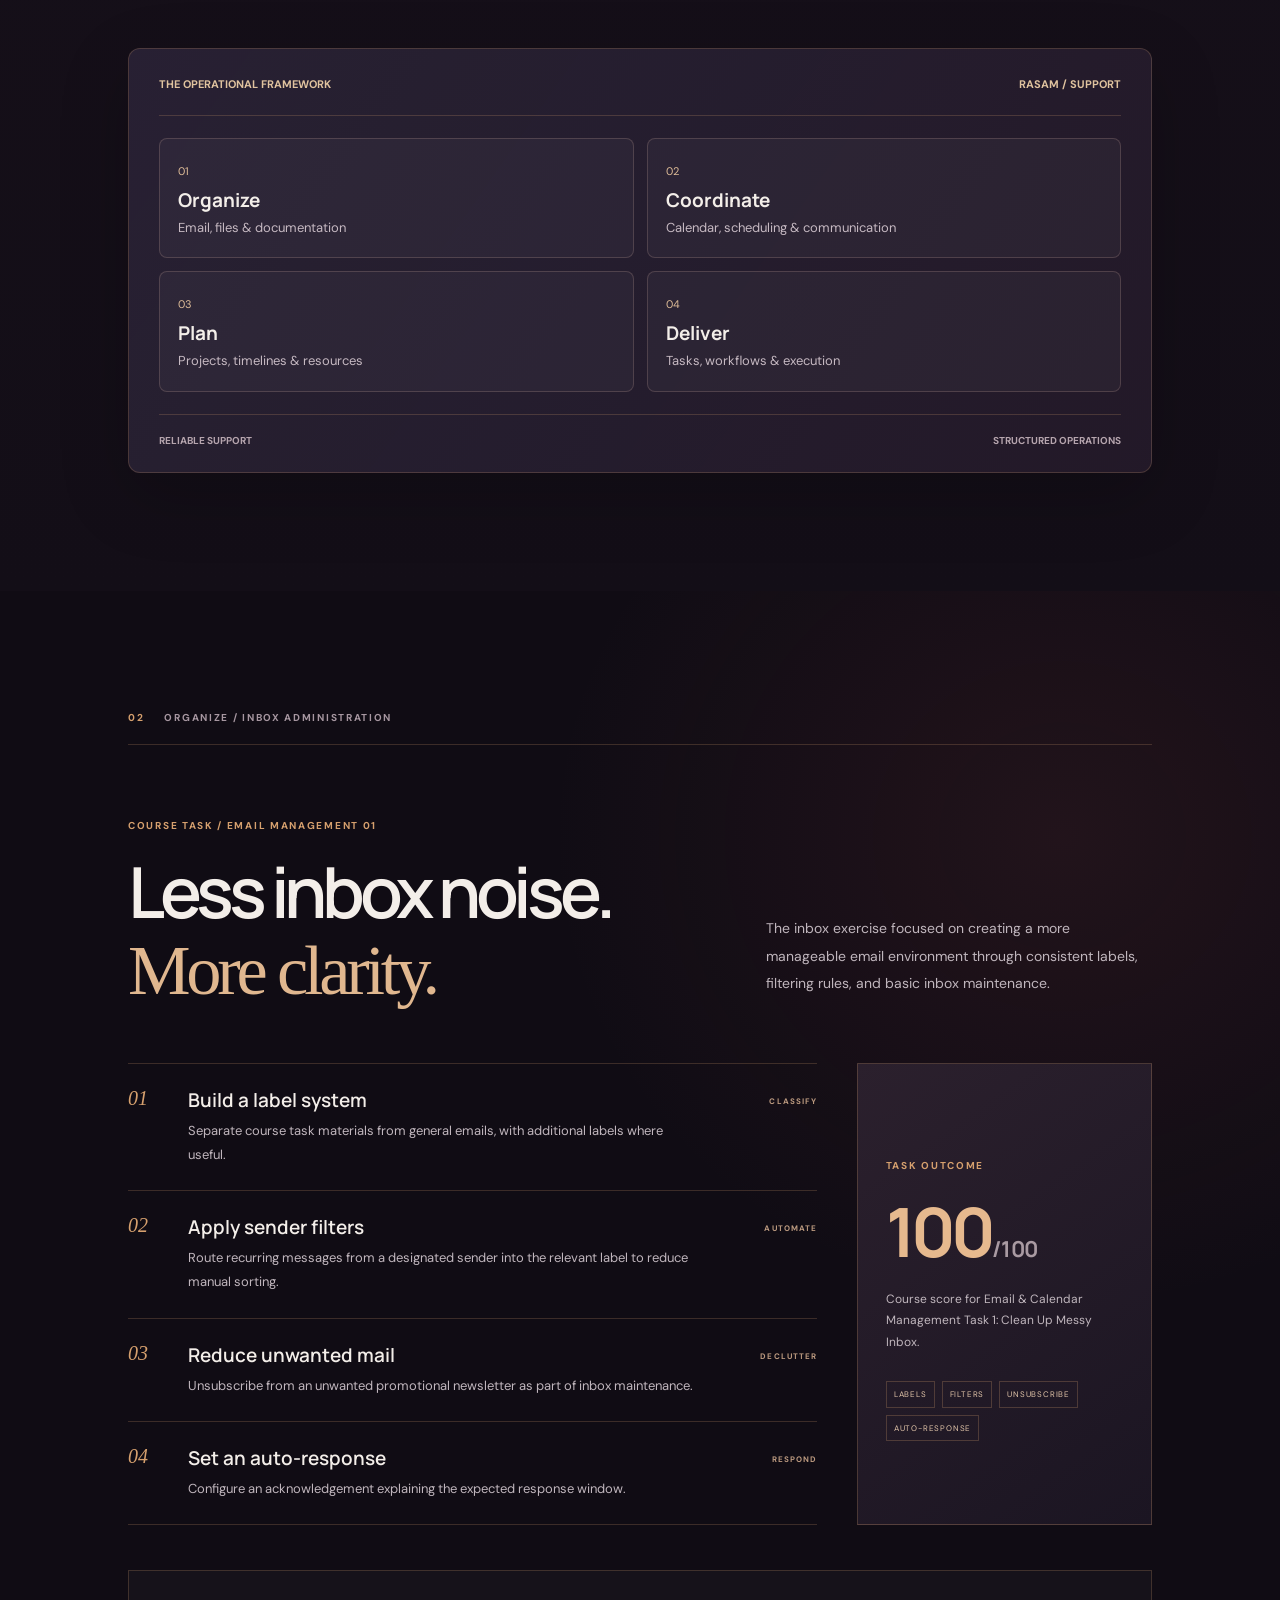
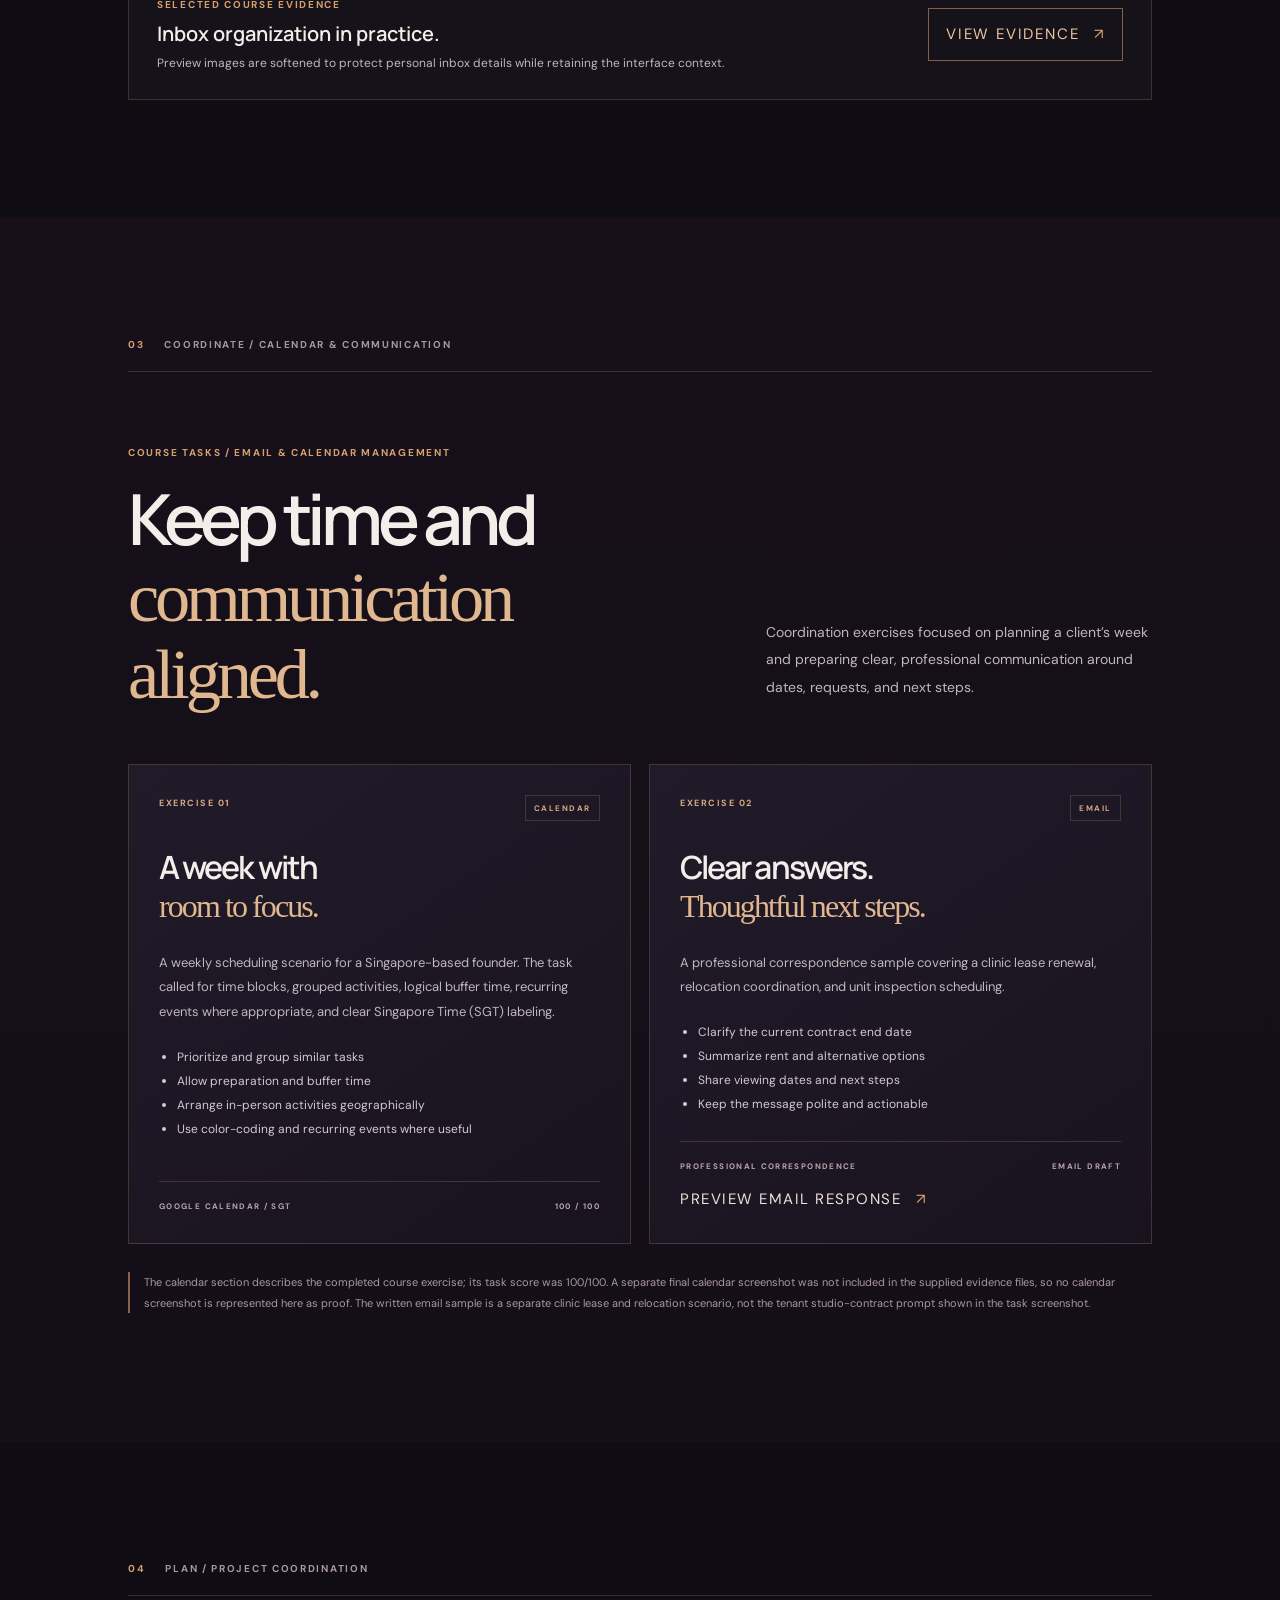
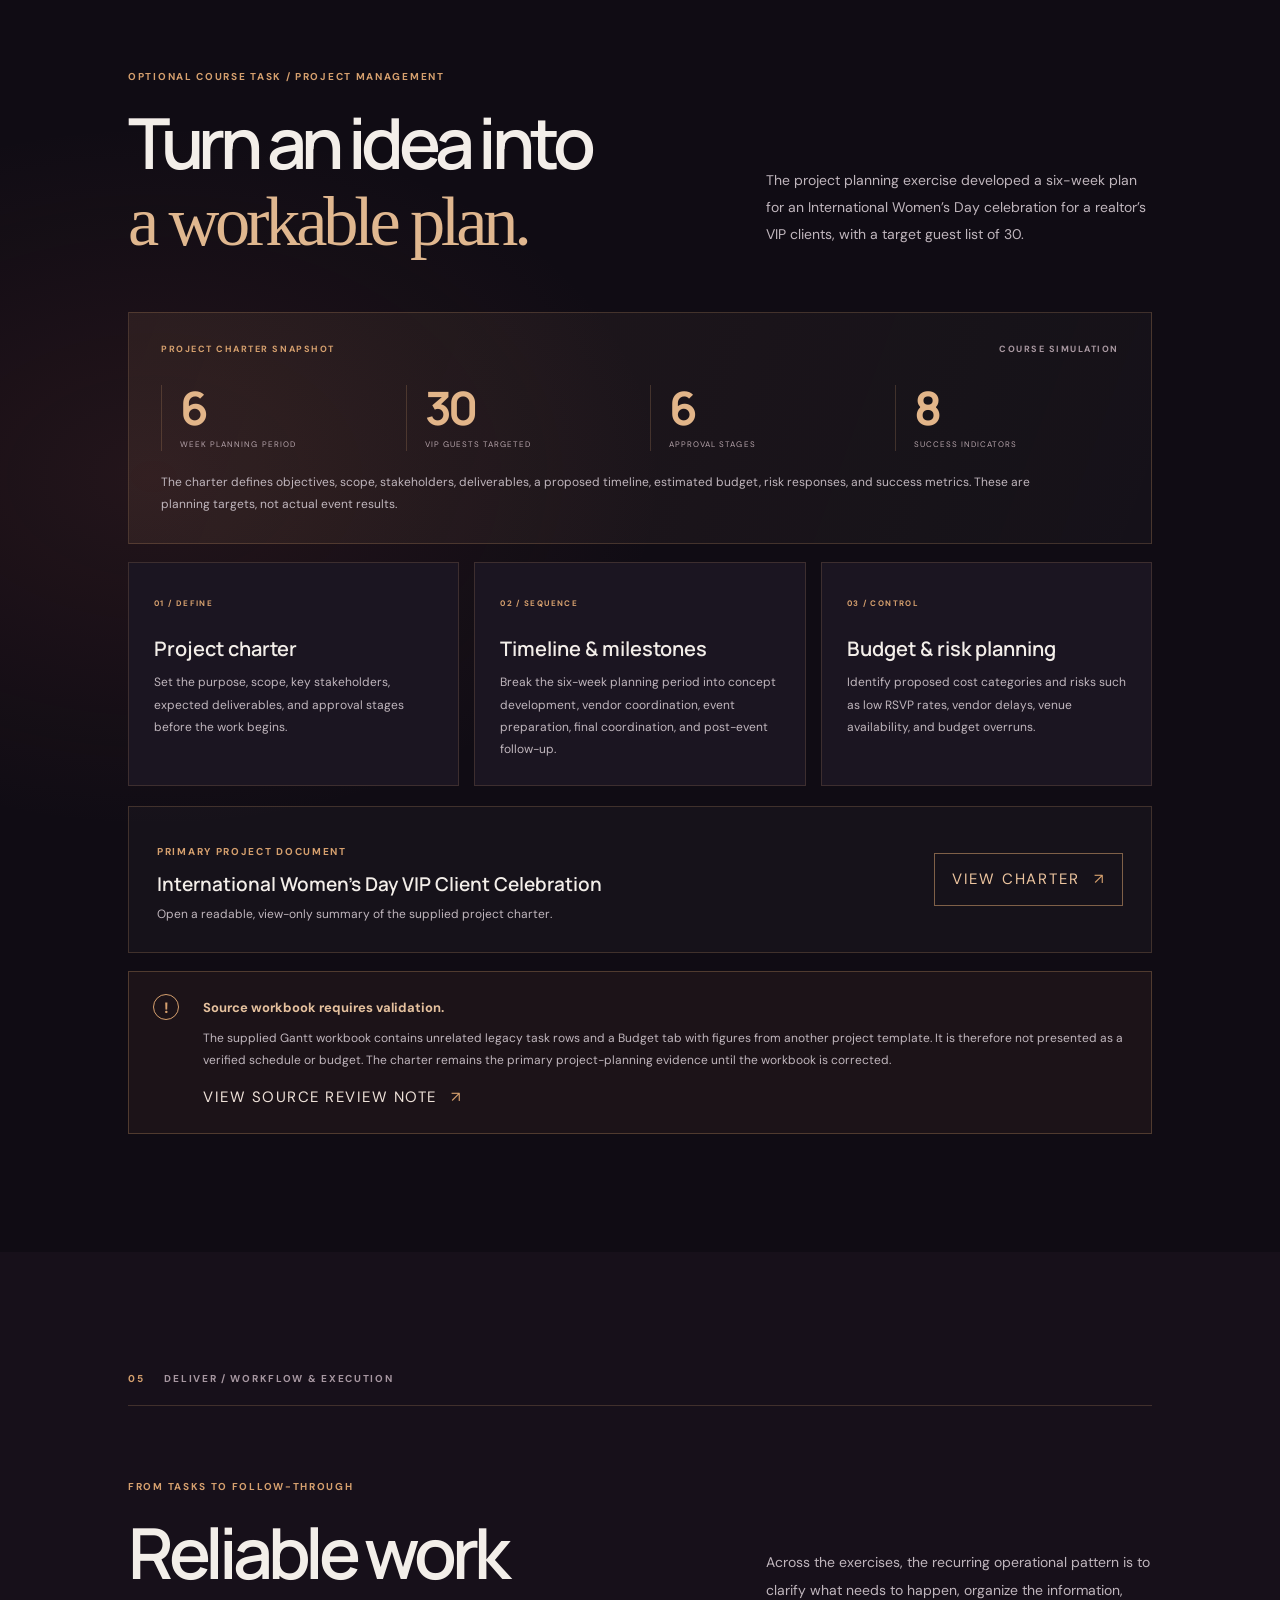
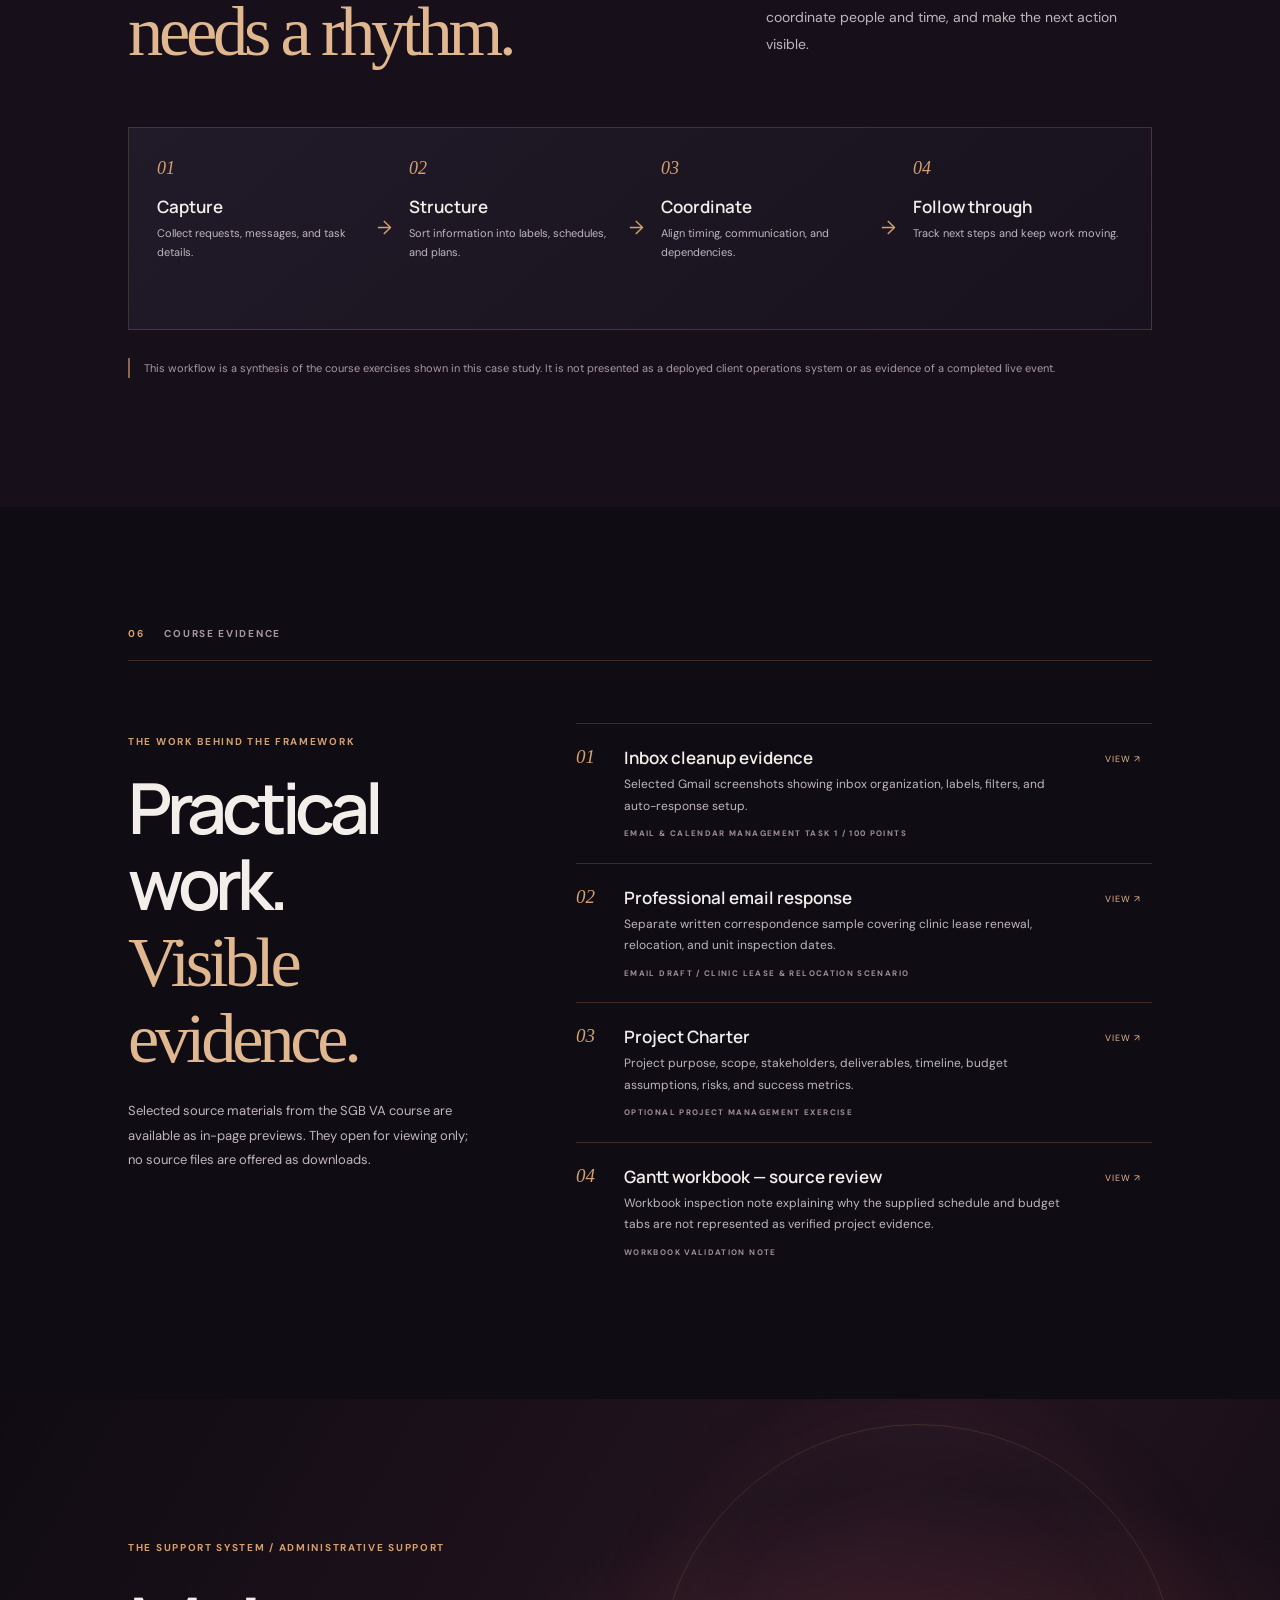
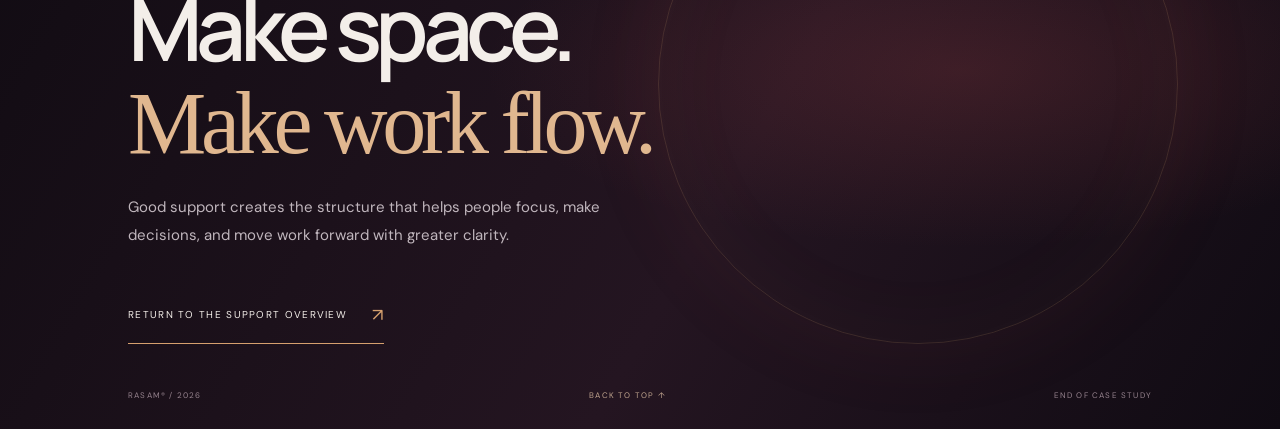
<file: pages/support-system.html>
<!DOCTYPE html>
<html lang="en">
<head>
  <meta charset="UTF-8" /><meta name="viewport" content="width=device-width, initial-scale=1.0" /><meta name="theme-color" content="#120b12" />
  <meta name="description" content="The Support System — a course-based administrative support and project coordination case study by RASAM." />
  <title>The Support System — Administrative Support | RASAM</title>
  <link rel="preconnect" href="https://fonts.googleapis.com" /><link rel="preconnect" href="https://fonts.gstatic.com" crossorigin />
  <link href="https://fonts.googleapis.com/css2?family=DM+Sans:wght@400;500;600;700&family=Manrope:wght@400;500;600;700;800&display=swap" rel="stylesheet" />
  <link rel="stylesheet" href="support-system.css" /><script src="support-system.js" defer></script>
</head>
<body class="support-page">
  <div class="support-grain" aria-hidden="true"></div>
  <header class="support-header"><a class="support-wordmark" href="../index.html#support" aria-label="Return to The Support System overview">RASAM<span>®</span></a><nav class="support-nav" aria-label="Page navigation"><a href="../index.html#support">← The Support System</a><a href="#project-overview">Case study <span>↘</span></a></nav></header>
  <main>
    <section class="support-hero" id="top">
      <div class="hero-ribbon ribbon-one" aria-hidden="true"></div><div class="hero-ribbon ribbon-two" aria-hidden="true"></div><div class="hero-orbit orbit-one" aria-hidden="true"></div><div class="hero-orbit orbit-two" aria-hidden="true"></div><div class="hero-sparks" aria-hidden="true"><i></i><i></i><i></i><i></i><i></i></div>
      <div class="hero-content reveal"><p class="support-eyebrow"><span></span> THE SUPPORT SYSTEM / ADMINISTRATIVE SUPPORT</p><p class="support-kicker">OPERATIONS & PROJECT COORDINATION <b>—</b> 01</p><h1>Make room<br />for <em>better work.</em></h1><p class="hero-copy">A practical collection of administrative and coordination exercises — bringing structure to inboxes, calendars, project plans, and everyday workflows.</p><a class="support-text-link" href="#project-overview">Explore the work <span>↓</span></a></div>
      <div class="hero-aside">ADMINISTRATIVE SUPPORT<br />RASAM / 2026</div><div class="hero-foot"><span>01 / 07</span><span>SCROLL TO EXPLORE</span><span>STRUCTURED OPERATIONS</span></div>
    </section>
    <section class="support-section overview-section" id="project-overview">
      <div class="section-index reveal"><span>01</span><span>PROJECT OVERVIEW</span></div><div class="overview-grid"><div class="section-heading reveal"><p class="support-eyebrow">THE PROJECT</p><h2>Structure behind<br />the <em>work.</em></h2></div><div class="overview-copy reveal">
        <p class="lead">This case study brings together selected SGB VA course exercises focused on administrative support, communication, scheduling, and project planning.</p><p>The work moves from organizing day-to-day information to coordinating time and communication, then planning a multi-stage project and defining how its deliverables would be managed.</p>
        <div class="fact-grid"><div><span>DISCIPLINE</span><strong>Administrative Support</strong></div><div><span>PROJECT TYPE</span><strong>Course simulations</strong></div><div><span>TOOLS & METHODS</span><strong>Gmail · Google Calendar · Docs · Sheets</strong></div><div><span>WORK SCOPE</span><strong>Inbox · Scheduling · Project planning</strong></div></div>
        <p class="disclaimer">Educational portfolio case study based on course assignments. Scenarios are simulated; this page does not claim a commissioned client engagement or the execution of the proposed event.</p></div></div>
      <div class="framework reveal"><div class="framework-head"><span>THE OPERATIONAL FRAMEWORK</span><span>RASAM / SUPPORT</span></div><div class="framework-grid"><article><span>01</span><h3>Organize</h3><p>Email, files & documentation</p></article><article><span>02</span><h3>Coordinate</h3><p>Calendar, scheduling & communication</p></article><article><span>03</span><h3>Plan</h3><p>Projects, timelines & resources</p></article><article><span>04</span><h3>Deliver</h3><p>Tasks, workflows & execution</p></article></div><div class="framework-foot"><span>RELIABLE SUPPORT</span><span>STRUCTURED OPERATIONS</span></div></div>
    </section>
    <section class="support-section organize-section" id="organize">
      <div class="section-index reveal"><span>02</span><span>ORGANIZE / INBOX ADMINISTRATION</span></div><div class="section-split reveal"><div><p class="support-eyebrow">COURSE TASK / EMAIL MANAGEMENT 01</p><h2>Less inbox noise.<br /><em>More clarity.</em></h2></div><p class="section-intro">The inbox exercise focused on creating a more manageable email environment through consistent labels, filtering rules, and basic inbox maintenance.</p></div>
      <div class="organize-layout"><div class="process-list">
        <article class="process-row reveal"><span>01</span><div><h3>Build a label system</h3><p>Separate course task materials from general emails, with additional labels where useful.</p></div><b>CLASSIFY</b></article>
        <article class="process-row reveal"><span>02</span><div><h3>Apply sender filters</h3><p>Route recurring messages from a designated sender into the relevant label to reduce manual sorting.</p></div><b>AUTOMATE</b></article>
        <article class="process-row reveal"><span>03</span><div><h3>Reduce unwanted mail</h3><p>Unsubscribe from an unwanted promotional newsletter as part of inbox maintenance.</p></div><b>DECLUTTER</b></article>
        <article class="process-row reveal"><span>04</span><div><h3>Set an auto-response</h3><p>Configure an acknowledgement explaining the expected response window.</p></div><b>RESPOND</b></article></div>
        <aside class="outcome-panel reveal"><p class="panel-label">TASK OUTCOME</p><strong>100<span>/100</span></strong><p>Course score for Email & Calendar Management Task 1: Clean Up Messy Inbox.</p><div class="outcome-tags"><span>LABELS</span><span>FILTERS</span><span>UNSUBSCRIBE</span><span>AUTO-RESPONSE</span></div></aside></div>
      <div class="evidence-strip reveal"><div><span class="support-eyebrow">SELECTED COURSE EVIDENCE</span><h3>Inbox organization in practice.</h3><p>Preview images are softened to protect personal inbox details while retaining the interface context.</p></div><button class="outline-button" type="button" data-preview="inbox">View evidence <span>↗</span></button></div>
    </section>
    <section class="support-section coordinate-section" id="coordinate">
      <div class="section-index reveal"><span>03</span><span>COORDINATE / CALENDAR & COMMUNICATION</span></div><div class="section-split reveal"><div><p class="support-eyebrow">COURSE TASKS / EMAIL & CALENDAR MANAGEMENT</p><h2>Keep time and<br /><em>communication aligned.</em></h2></div><p class="section-intro">Coordination exercises focused on planning a client’s week and preparing clear, professional communication around dates, requests, and next steps.</p></div>
      <div class="coordinate-grid">
        <article class="coordinate-card reveal"><div class="card-top"><span>EXERCISE 01</span><b>CALENDAR</b></div><h3>A week with<br /><em>room to focus.</em></h3><p>A weekly scheduling scenario for a Singapore-based founder. The task called for time blocks, grouped activities, logical buffer time, recurring events where appropriate, and clear Singapore Time (SGT) labeling.</p><ul><li>Prioritize and group similar tasks</li><li>Allow preparation and buffer time</li><li>Arrange in-person activities geographically</li><li>Use color-coding and recurring events where useful</li></ul><div class="card-foot"><span>GOOGLE CALENDAR / SGT</span><span>100 / 100</span></div></article>
        <article class="coordinate-card reveal"><div class="card-top"><span>EXERCISE 02</span><b>EMAIL</b></div><h3>Clear answers.<br /><em>Thoughtful next steps.</em></h3><p>A professional correspondence sample covering a clinic lease renewal, relocation coordination, and unit inspection scheduling.</p><ul><li>Clarify the current contract end date</li><li>Summarize rent and alternative options</li><li>Share viewing dates and next steps</li><li>Keep the message polite and actionable</li></ul><div class="card-foot"><span>PROFESSIONAL CORRESPONDENCE</span><span>EMAIL DRAFT</span></div><button class="text-button" type="button" data-preview="email">Preview email response <span>↗</span></button></article>
      </div><p class="disclaimer reveal">The calendar section describes the completed course exercise; its task score was 100/100. A separate final calendar screenshot was not included in the supplied evidence files, so no calendar screenshot is represented here as proof. The written email sample is a separate clinic lease and relocation scenario, not the tenant studio-contract prompt shown in the task screenshot.</p>
    </section>
    <section class="support-section plan-section" id="plan">
      <div class="section-index reveal"><span>04</span><span>PLAN / PROJECT COORDINATION</span></div><div class="section-split reveal"><div><p class="support-eyebrow">OPTIONAL COURSE TASK / PROJECT MANAGEMENT</p><h2>Turn an idea into<br /><em>a workable plan.</em></h2></div><p class="section-intro">The project planning exercise developed a six-week plan for an International Women’s Day celebration for a realtor’s VIP clients, with a target guest list of 30.</p></div>
      <div class="project-snapshot reveal"><div class="snapshot-title"><span>PROJECT CHARTER SNAPSHOT</span><span>COURSE SIMULATION</span></div><div class="snapshot-stats"><div><strong>6</strong><span>WEEK PLANNING PERIOD</span></div><div><strong>30</strong><span>VIP GUESTS TARGETED</span></div><div><strong>6</strong><span>APPROVAL STAGES</span></div><div><strong>8</strong><span>SUCCESS INDICATORS</span></div></div><p class="snapshot-note">The charter defines objectives, scope, stakeholders, deliverables, a proposed timeline, estimated budget, risk responses, and success metrics. These are planning targets, not actual event results.</p></div>
      <div class="planning-grid"><article class="planning-card reveal"><span>01 / DEFINE</span><h3>Project charter</h3><p>Set the purpose, scope, key stakeholders, expected deliverables, and approval stages before the work begins.</p></article><article class="planning-card reveal"><span>02 / SEQUENCE</span><h3>Timeline & milestones</h3><p>Break the six-week planning period into concept development, vendor coordination, event preparation, final coordination, and post-event follow-up.</p></article><article class="planning-card reveal"><span>03 / CONTROL</span><h3>Budget & risk planning</h3><p>Identify proposed cost categories and risks such as low RSVP rates, vendor delays, venue availability, and budget overruns.</p></article></div>
      <div class="charter-cta reveal"><div><p class="support-eyebrow">PRIMARY PROJECT DOCUMENT</p><h3>International Women’s Day VIP Client Celebration</h3><p>Open a readable, view-only summary of the supplied project charter.</p></div><button class="outline-button" type="button" data-preview="charter">View charter <span>↗</span></button></div>
      <div class="workbook-note reveal"><div><span class="warning-mark">!</span></div><div><strong>Source workbook requires validation.</strong><p>The supplied Gantt workbook contains unrelated legacy task rows and a Budget tab with figures from another project template. It is therefore not presented as a verified schedule or budget. The charter remains the primary project-planning evidence until the workbook is corrected.</p><button class="text-button" type="button" data-preview="workbook">View source review note <span>↗</span></button></div></div>
    </section>
    <section class="support-section deliver-section" id="deliver">
      <div class="section-index reveal"><span>05</span><span>DELIVER / WORKFLOW & EXECUTION</span></div><div class="section-split reveal"><div><p class="support-eyebrow">FROM TASKS TO FOLLOW-THROUGH</p><h2>Reliable work<br /><em>needs a rhythm.</em></h2></div><p class="section-intro">Across the exercises, the recurring operational pattern is to clarify what needs to happen, organize the information, coordinate people and time, and make the next action visible.</p></div>
      <div class="delivery-flow reveal"><div><span>01</span><strong>Capture</strong><p>Collect requests, messages, and task details.</p></div><i>→</i><div><span>02</span><strong>Structure</strong><p>Sort information into labels, schedules, and plans.</p></div><i>→</i><div><span>03</span><strong>Coordinate</strong><p>Align timing, communication, and dependencies.</p></div><i>→</i><div><span>04</span><strong>Follow through</strong><p>Track next steps and keep work moving.</p></div></div><p class="disclaimer reveal">This workflow is a synthesis of the course exercises shown in this case study. It is not presented as a deployed client operations system or as evidence of a completed live event.</p>
    </section>
    <section class="support-section evidence-section" id="evidence">
      <div class="section-index reveal"><span>06</span><span>COURSE EVIDENCE</span></div><div class="evidence-layout"><div class="section-heading reveal"><p class="support-eyebrow">THE WORK BEHIND THE FRAMEWORK</p><h2>Practical work.<br /><em>Visible evidence.</em></h2><p class="evidence-intro">Selected source materials from the SGB VA course are available as in-page previews. They open for viewing only; no source files are offered as downloads.</p></div>
        <div class="evidence-list reveal">
          <article><span>01</span><div><h3>Inbox cleanup evidence</h3><p>Selected Gmail screenshots showing inbox organization, labels, filters, and auto-response setup.</p><small>EMAIL & CALENDAR MANAGEMENT TASK 1 / 100 POINTS</small></div><button type="button" data-preview="inbox">VIEW ↗</button></article>
          <article><span>02</span><div><h3>Professional email response</h3><p>Separate written correspondence sample covering clinic lease renewal, relocation, and unit inspection dates.</p><small>EMAIL DRAFT / CLINIC LEASE & RELOCATION SCENARIO</small></div><button type="button" data-preview="email">VIEW ↗</button></article>
          <article><span>03</span><div><h3>Project Charter</h3><p>Project purpose, scope, stakeholders, deliverables, timeline, budget assumptions, risks, and success metrics.</p><small>OPTIONAL PROJECT MANAGEMENT EXERCISE</small></div><button type="button" data-preview="charter">VIEW ↗</button></article>
          <article><span>04</span><div><h3>Gantt workbook — source review</h3><p>Workbook inspection note explaining why the supplied schedule and budget tabs are not represented as verified project evidence.</p><small>WORKBOOK VALIDATION NOTE</small></div><button type="button" data-preview="workbook">VIEW ↗</button></article>
        </div></div>
    </section>
    <section class="support-closing" id="closing"><div class="closing-orbit" aria-hidden="true"></div><div class="closing-content reveal"><p class="support-eyebrow">THE SUPPORT SYSTEM / ADMINISTRATIVE SUPPORT</p><h2>Make space.<br /><em>Make work flow.</em></h2><p>Good support creates the structure that helps people focus, make decisions, and move work forward with greater clarity.</p><a href="../index.html#support" class="closing-link">RETURN TO THE SUPPORT OVERVIEW <span>↗</span></a></div><div class="closing-foot"><span>RASAM® / 2026</span><a href="#top">BACK TO TOP ↑</a><span>END OF CASE STUDY</span></div></section>
  </main>
  <div class="preview-modal" id="preview-modal" aria-hidden="true"><div class="modal-backdrop" data-close></div><section class="modal-panel" role="dialog" aria-modal="true" aria-labelledby="modal-title"><div class="modal-head"><div><span class="modal-kicker">RASAM / SUPPORT — EVIDENCE PREVIEW</span><h2 id="modal-title">Evidence preview</h2></div><button class="modal-close" type="button" aria-label="Close preview" data-close>×</button></div><div class="modal-content" id="modal-content"></div><div class="modal-foot"><span>VIEW-ONLY PREVIEW</span><button type="button" class="text-button" data-close>Close preview ↑</button></div></section></div>
</body></html>
</file>
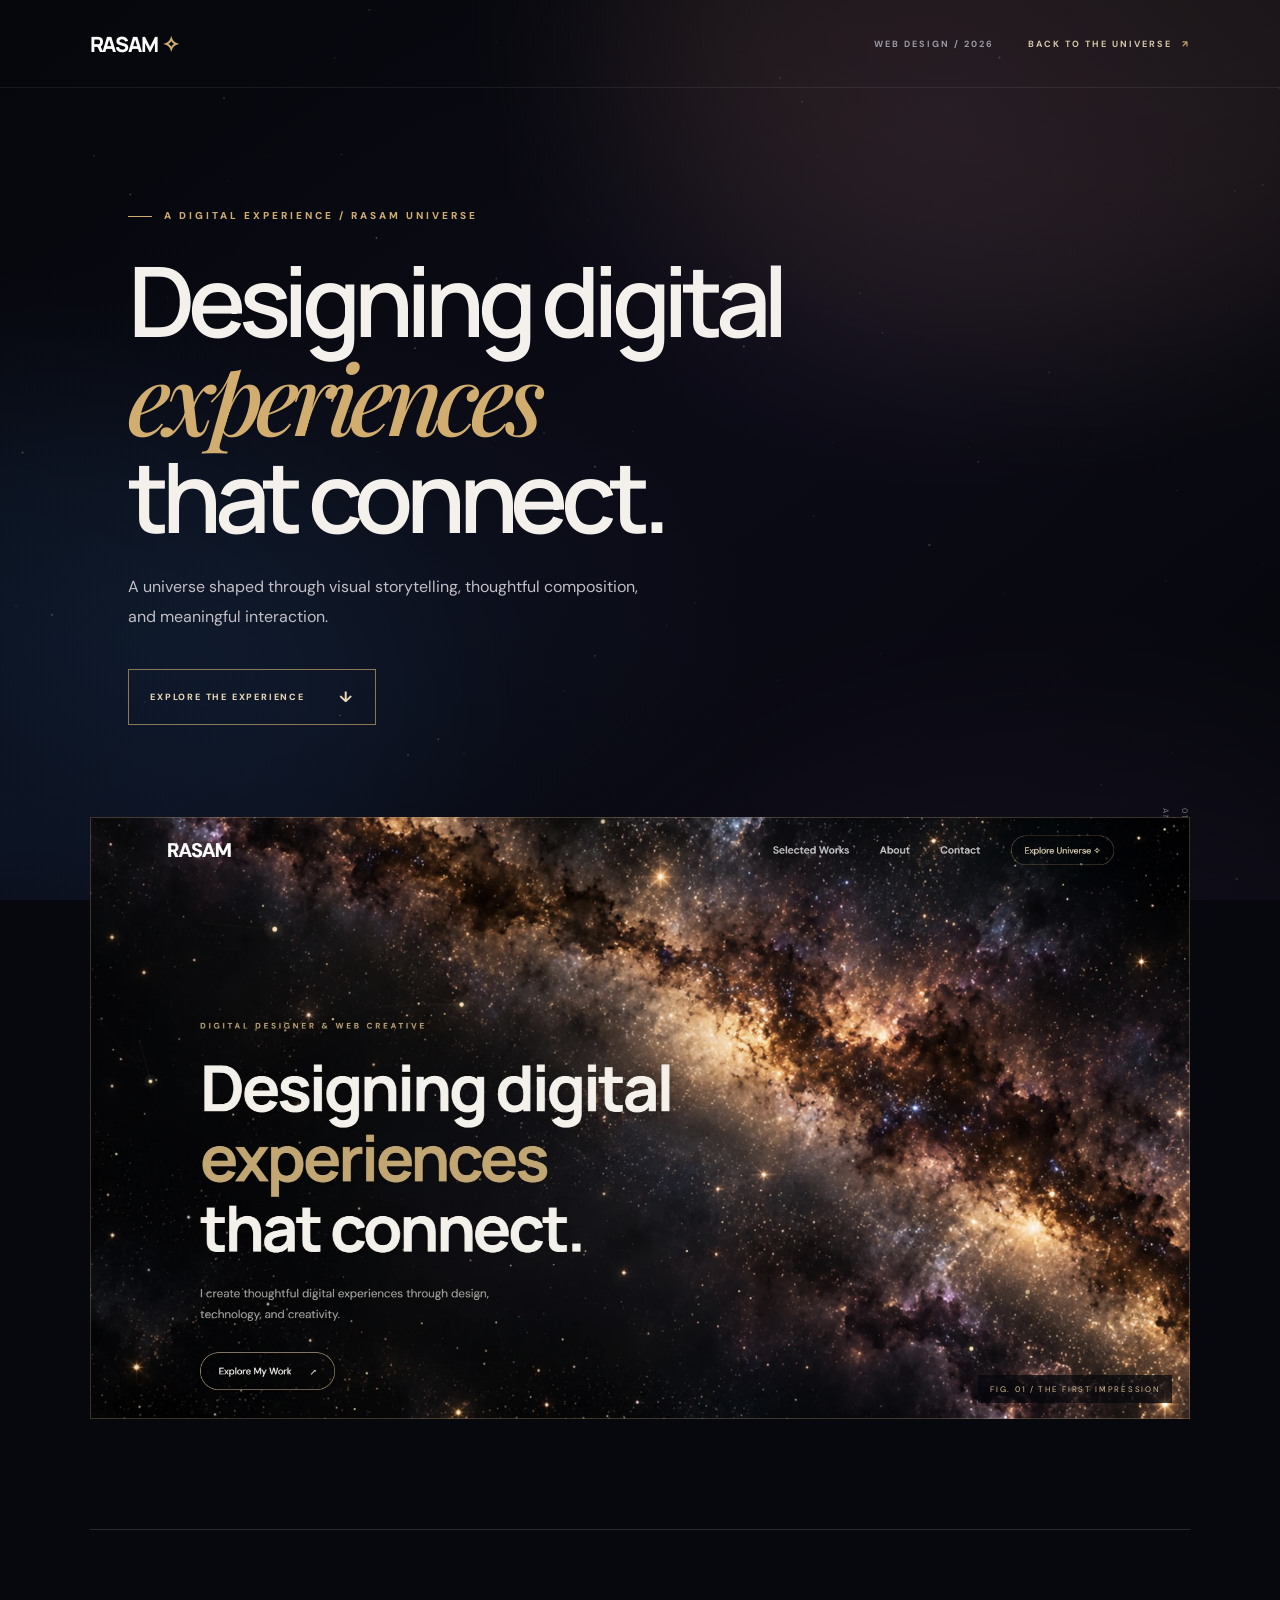
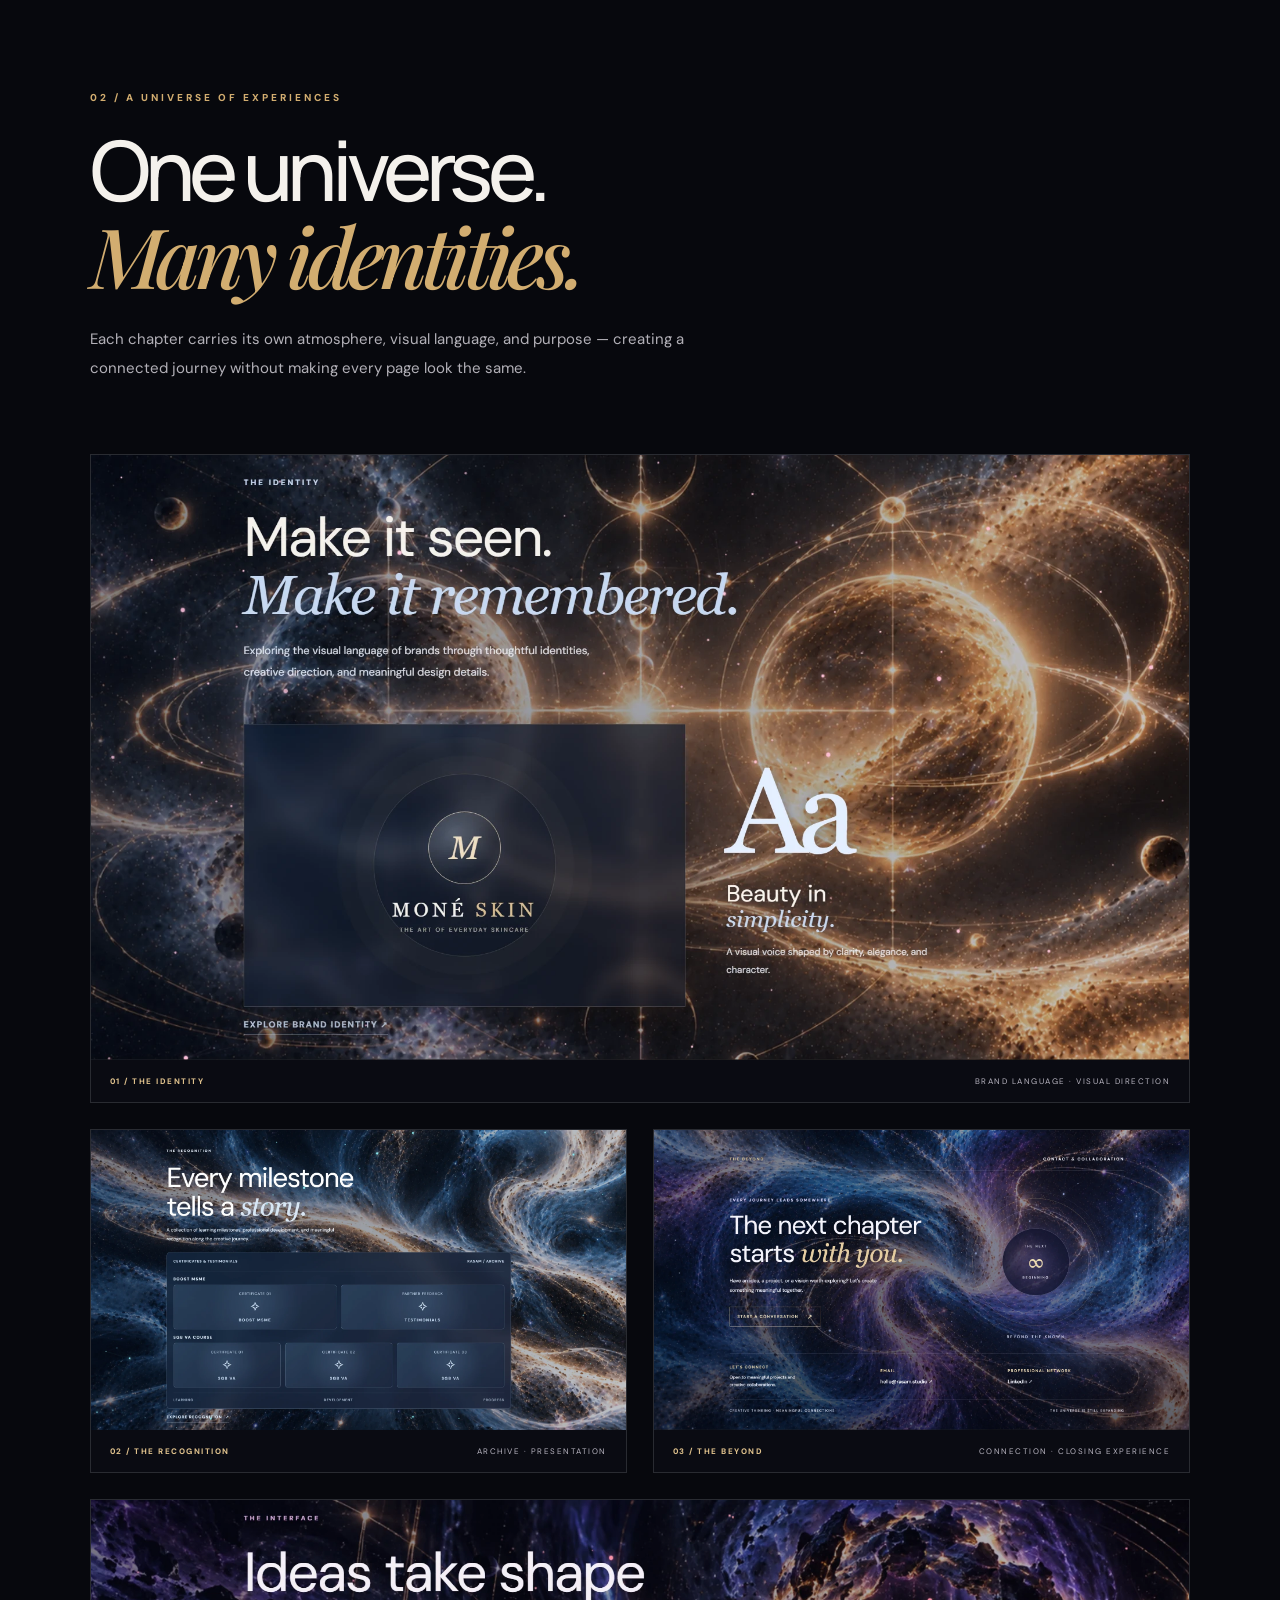
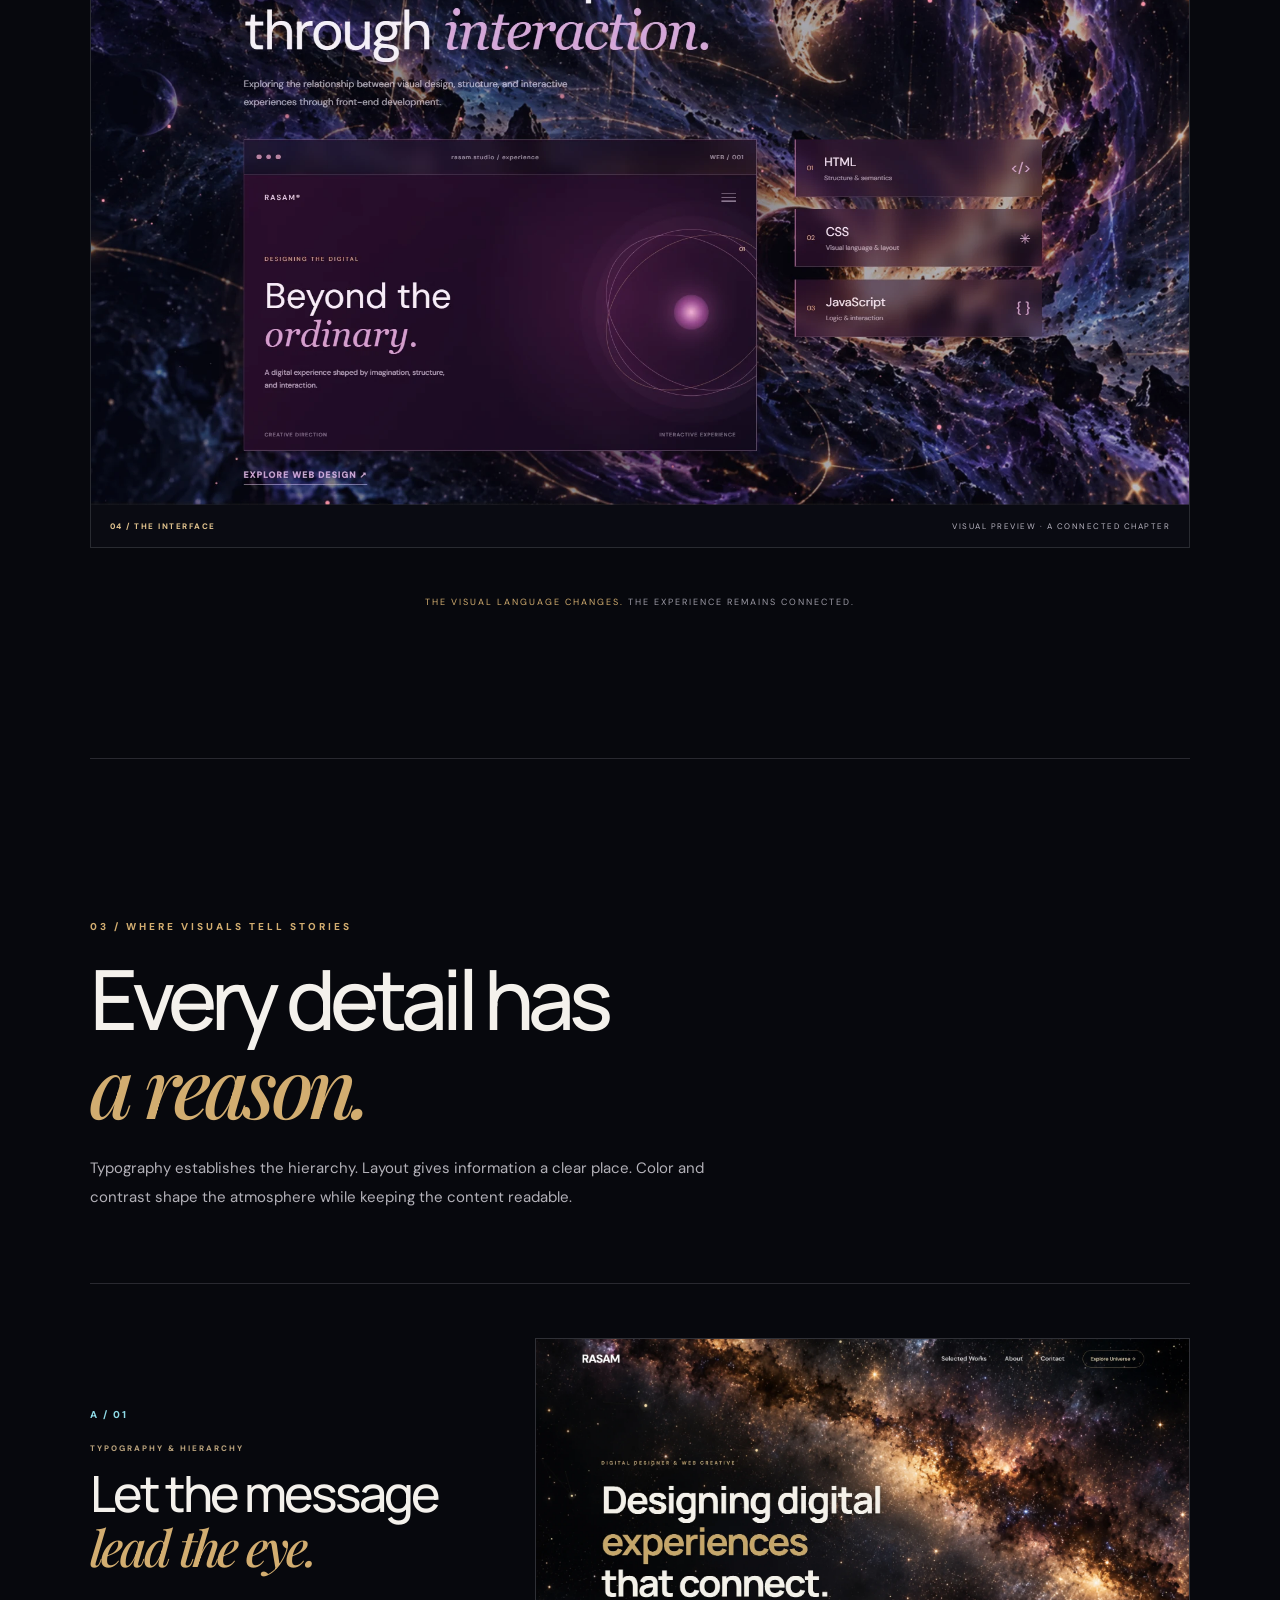
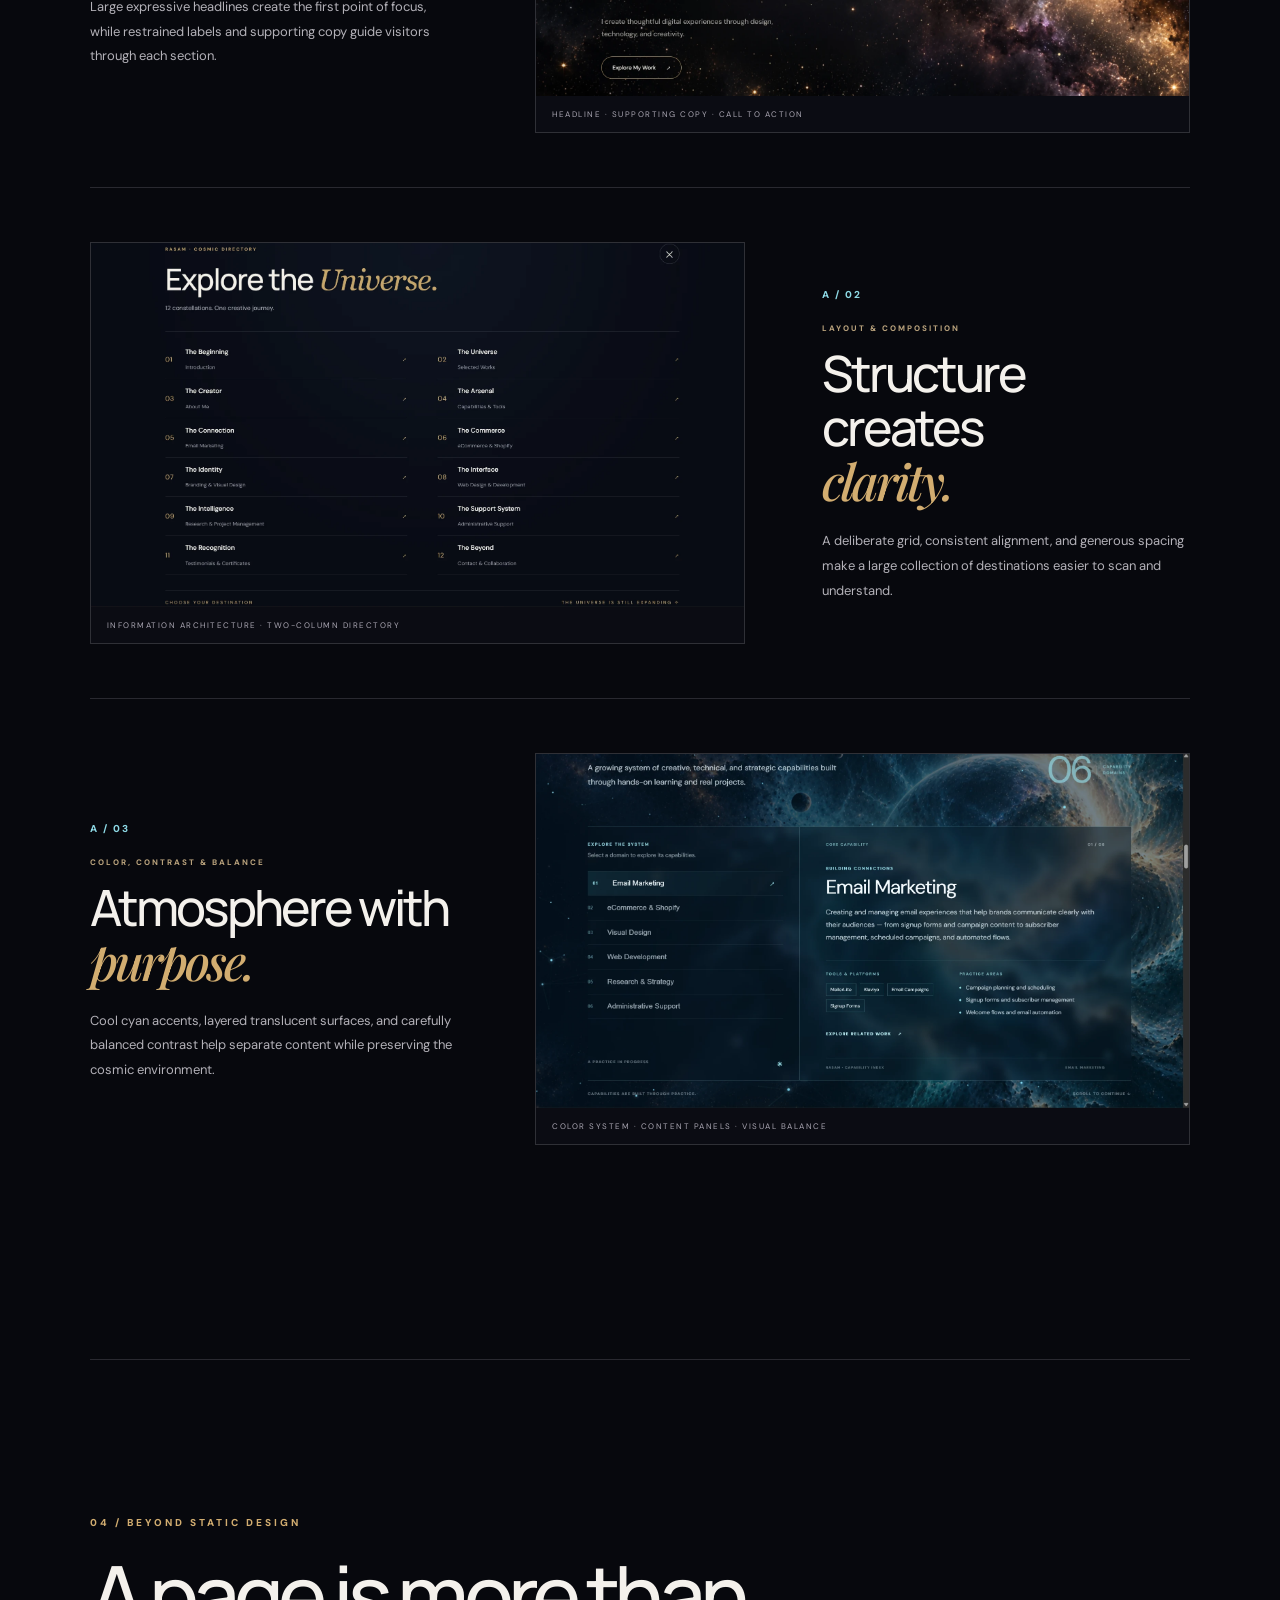
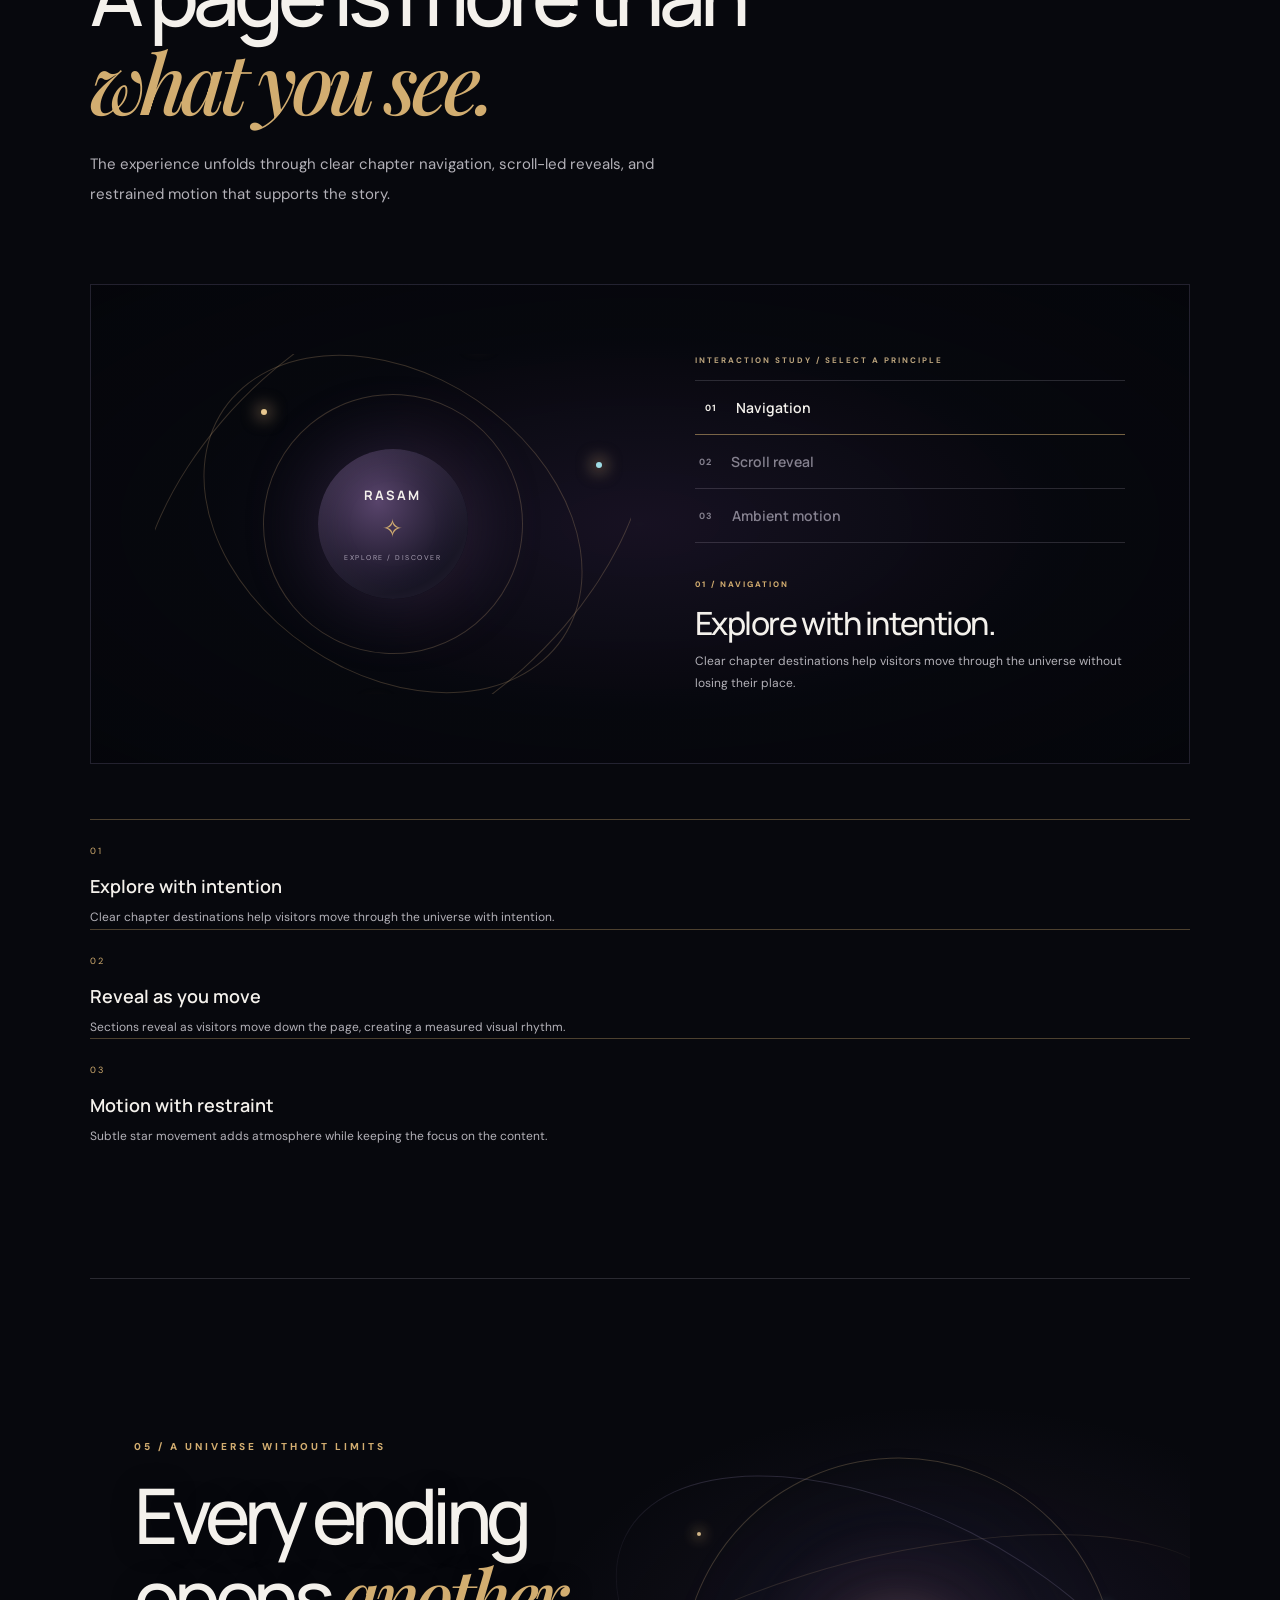
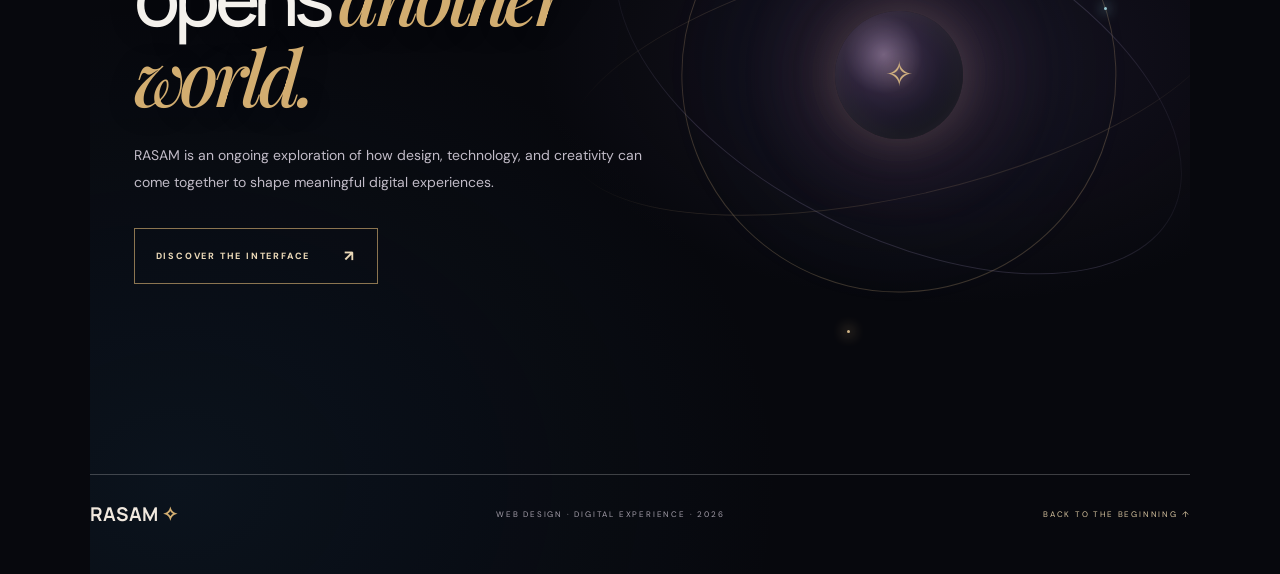
<file: pages/web-design.html>
<!DOCTYPE html>
<html lang="en">
<head>
  <meta charset="UTF-8">
  <meta name="viewport" content="width=device-width, initial-scale=1.0">
  <meta name="theme-color" content="#07080d">
  <meta name="description" content="Explore the visual experience of RASAM Universe — a cinematic digital portfolio shaped through visual storytelling, composition, and interaction.">
  <title>Web Design — RASAM Universe</title>
  <link rel="preconnect" href="https://fonts.googleapis.com">
  <link rel="preconnect" href="https://fonts.gstatic.com" crossorigin>
  <link href="https://fonts.googleapis.com/css2?family=DM+Sans:wght@400;500;600;700&family=Manrope:wght@400;500;600;700;800&family=Playfair+Display:ital,wght@1,500&display=swap" rel="stylesheet">
  <link rel="stylesheet" href="web-design.css">
  <script src="web-design.js" defer></script>
</head>
<body class="web-design-page">
  <div class="wd-atmosphere" aria-hidden="true">
    <div class="wd-nebula wd-nebula-one"></div>
    <div class="wd-nebula wd-nebula-two"></div>
    <div class="wd-nebula wd-nebula-three"></div>
    <canvas id="wd-starfield"></canvas>
    <div class="wd-vignette"></div>
  </div>

  <header class="wd-nav">
    <a class="wd-logo" href="../index.html">RASAM<span>✧</span></a>
    <div class="wd-nav-right">
      <span>WEB DESIGN / 2026</span>
      <a href="../index.html#interface">BACK TO THE UNIVERSE <b>↗</b></a>
    </div>
  </header>

  <main class="wd-main">
    <!-- 01 / Opening -->
    <section class="wd-hero" id="top">
      <div class="wd-hero-copy wd-reveal">
        <p class="wd-eyebrow"><i></i> A DIGITAL EXPERIENCE / RASAM UNIVERSE</p>
        <h1>Designing digital<br><em>experiences</em><br>that connect.</h1>
        <p class="wd-lead">A universe shaped through visual storytelling, thoughtful composition, and meaningful interaction.</p>
        <a class="wd-cta" href="#experience">EXPLORE THE EXPERIENCE <span>↓</span></a>
      </div>
      <div class="wd-hero-coordinate" aria-hidden="true"><span>01 — 05</span><span>AN EXPERIENCE IN MOTION</span></div>
      <div class="wd-hero-image wd-reveal">
        <img src="../assets/web-design/01-homepage-hero.webp" alt="RASAM homepage hero with a cinematic golden galaxy and headline Designing digital experiences that connect." fetchpriority="high">
        <span class="wd-image-index">FIG. 01 / THE FIRST IMPRESSION</span>
      </div>
    </section>

    <!-- 02 / Visual identity -->
    <section class="wd-section wd-experience" id="experience">
      <div class="wd-section-heading wd-reveal">
        <p class="wd-eyebrow">02 / A UNIVERSE OF EXPERIENCES</p>
        <h2>One universe.<br><em>Many identities.</em></h2>
        <p>Each chapter carries its own atmosphere, visual language, and purpose — creating a connected journey without making every page look the same.</p>
      </div>

      <div class="wd-showcase-grid">
        <figure class="wd-showcase wd-showcase-wide wd-reveal">
          <img class="wd-crop-scrollbar" src="../assets/web-design/11-identity-chapter.webp" alt="The Identity chapter with a warm golden orbital composition and MONÉ Skin brand identity presentation" loading="lazy">
          <figcaption><span>01 / THE IDENTITY</span><span>BRAND LANGUAGE · VISUAL DIRECTION</span></figcaption>
        </figure>
        <figure class="wd-showcase wd-reveal">
          <img class="wd-crop-scrollbar" src="../assets/web-design/09-recognition-chapter.webp" alt="The Recognition chapter showing a structured certificates and testimonials archive" loading="lazy">
          <figcaption><span>02 / THE RECOGNITION</span><span>ARCHIVE · PRESENTATION</span></figcaption>
        </figure>
        <figure class="wd-showcase wd-reveal">
          <img class="wd-crop-scrollbar" src="../assets/web-design/08-beyond-chapter.webp" alt="The Beyond chapter with a blue and violet cosmic contact experience" loading="lazy">
          <figcaption><span>03 / THE BEYOND</span><span>CONNECTION · CLOSING EXPERIENCE</span></figcaption>
        </figure>
        <figure class="wd-showcase wd-showcase-wide wd-reveal">
          <img class="wd-crop-scrollbar" src="../assets/web-design/10-interface-preview.webp" alt="A visual preview of The Interface chapter, showing a browser-like website composition with HTML, CSS, and JavaScript layers" loading="lazy">
          <figcaption><span>04 / THE INTERFACE</span><span>VISUAL PREVIEW · A CONNECTED CHAPTER</span></figcaption>
        </figure>
      </div>
      <p class="wd-section-footnote wd-reveal"><span>THE VISUAL LANGUAGE CHANGES.</span> THE EXPERIENCE REMAINS CONNECTED.</p>
    </section>

    <!-- 03 / Visual design principles -->
    <section class="wd-section wd-visual-language" id="visual-language">
      <div class="wd-section-heading wd-reveal">
        <p class="wd-eyebrow">03 / WHERE VISUALS TELL STORIES</p>
        <h2>Every detail has<br><em>a reason.</em></h2>
        <p>Typography establishes the hierarchy. Layout gives information a clear place. Color and contrast shape the atmosphere while keeping the content readable.</p>
      </div>

      <article class="wd-principle wd-principle-type wd-reveal">
        <div class="wd-principle-copy">
          <span class="wd-principle-number">A / 01</span>
          <p class="wd-mini-label">TYPOGRAPHY & HIERARCHY</p>
          <h3>Let the message<br><em>lead the eye.</em></h3>
          <p>Large expressive headlines create the first point of focus, while restrained labels and supporting copy guide visitors through each section.</p>
        </div>
        <figure class="wd-principle-image">
          <img src="../assets/web-design/01-homepage-hero.webp" alt="Close view of the RASAM homepage headline, supporting text, and call-to-action hierarchy" loading="lazy">
          <figcaption>HEADLINE · SUPPORTING COPY · CALL TO ACTION</figcaption>
        </figure>
      </article>

      <article class="wd-principle wd-principle-layout wd-reveal">
        <figure class="wd-principle-image">
          <img class="wd-crop-scrollbar" src="../assets/web-design/02-cosmic-directory.webp" alt="RASAM Cosmic Directory with twelve chapters organized in a two-column navigation layout" loading="lazy">
          <figcaption>INFORMATION ARCHITECTURE · TWO-COLUMN DIRECTORY</figcaption>
        </figure>
        <div class="wd-principle-copy">
          <span class="wd-principle-number">A / 02</span>
          <p class="wd-mini-label">LAYOUT & COMPOSITION</p>
          <h3>Structure creates<br><em>clarity.</em></h3>
          <p>A deliberate grid, consistent alignment, and generous spacing make a large collection of destinations easier to scan and understand.</p>
        </div>
      </article>

      <article class="wd-principle wd-principle-color wd-reveal">
        <div class="wd-principle-copy">
          <span class="wd-principle-number">A / 03</span>
          <p class="wd-mini-label">COLOR, CONTRAST & BALANCE</p>
          <h3>Atmosphere with<br><em>purpose.</em></h3>
          <p>Cool cyan accents, layered translucent surfaces, and carefully balanced contrast help separate content while preserving the cosmic environment.</p>
        </div>
        <figure class="wd-principle-image">
          <img src="../assets/web-design/07-arsenal-detail.webp" alt="The Arsenal capability panel showing a balanced two-column content layout, cyan accents, labels, and readable information" loading="lazy">
          <figcaption>COLOR SYSTEM · CONTENT PANELS · VISUAL BALANCE</figcaption>
        </figure>
      </article>
    </section>

    <!-- 04 / Interaction -->
    <section class="wd-section wd-interaction" id="interaction">
      <div class="wd-interaction-intro wd-reveal">
        <p class="wd-eyebrow">04 / BEYOND STATIC DESIGN</p>
        <h2>A page is more than<br><em>what you see.</em></h2>
        <p>The experience unfolds through clear chapter navigation, scroll-led reveals, and restrained motion that supports the story.</p>
      </div>
      <div class="wd-motion-stage wd-reveal" aria-label="Interactive design principles demonstration">
        <div class="wd-motion-visual" aria-hidden="true">
          <div class="wd-motion-orbit orbit-a"></div>
          <div class="wd-motion-orbit orbit-b"></div>
          <div class="wd-motion-orbit orbit-c"></div>
          <div class="wd-motion-core"><span>RASAM</span><b>✧</b><small>EXPLORE / DISCOVER</small></div>
          <span class="wd-motion-star star-a"></span>
          <span class="wd-motion-star star-b"></span>
          <span class="wd-motion-star star-c"></span>
          <span class="wd-motion-star star-d"></span>
        </div>
        <div class="wd-motion-content">
          <p class="wd-mini-label">INTERACTION STUDY / SELECT A PRINCIPLE</p>
          <div class="wd-motion-tabs" role="group" aria-label="Choose an interaction principle">
            <button class="wd-motion-tab is-active" type="button" data-motion="navigation" aria-pressed="true">01 <span>Navigation</span></button>
            <button class="wd-motion-tab" type="button" data-motion="reveal" aria-pressed="false">02 <span>Scroll reveal</span></button>
            <button class="wd-motion-tab" type="button" data-motion="motion" aria-pressed="false">03 <span>Ambient motion</span></button>
          </div>
          <div class="wd-motion-detail" aria-live="polite">
            <span class="wd-motion-detail-index">01 / NAVIGATION</span>
            <h3>Explore with intention.</h3>
            <p>Clear chapter destinations help visitors move through the universe without losing their place.</p>
          </div>
        </div>
      </div>
      <div class="wd-interaction-points wd-reveal">
        <div><span>01</span><h3>Explore with intention</h3><p>Clear chapter destinations help visitors move through the universe with intention.</p></div>
        <div><span>02</span><h3>Reveal as you move</h3><p>Sections reveal as visitors move down the page, creating a measured visual rhythm.</p></div>
        <div><span>03</span><h3>Motion with restraint</h3><p>Subtle star movement adds atmosphere while keeping the focus on the content.</p></div>
      </div>
    </section>

    <!-- 05 / Closing -->
    <section class="wd-closing wd-reveal" id="final-frontier">
      <div class="wd-closing-visual" aria-hidden="true">
        <div class="wd-horizon-glow"></div>
        <div class="wd-horizon-orbit wd-horizon-orbit-a"></div>
        <div class="wd-horizon-orbit wd-horizon-orbit-b"></div>
        <div class="wd-horizon-orbit wd-horizon-orbit-c"></div>
        <div class="wd-horizon-core"><span>✧</span></div>
        <i class="wd-horizon-star wd-horizon-star-a"></i>
        <i class="wd-horizon-star wd-horizon-star-b"></i>
        <i class="wd-horizon-star wd-horizon-star-c"></i>
      </div>
      <div class="wd-closing-copy">
        <p class="wd-eyebrow">05 / A UNIVERSE WITHOUT LIMITS</p>
        <h2>Every ending<br>opens <em>another world.</em></h2>
        <p>RASAM is an ongoing exploration of how design, technology, and creativity can come together to shape meaningful digital experiences.</p>
        <a class="wd-cta wd-cta-outline" href="../index.html#interface">DISCOVER THE INTERFACE <span>↗</span></a>
      </div>
      <footer class="wd-footer">
        <a href="../index.html">RASAM<span>✧</span></a>
        <span>WEB DESIGN · DIGITAL EXPERIENCE · 2026</span>
        <a href="#top">BACK TO THE BEGINNING ↑</a>
      </footer>
    </section>
  </main>
</body>
</html>
</file>
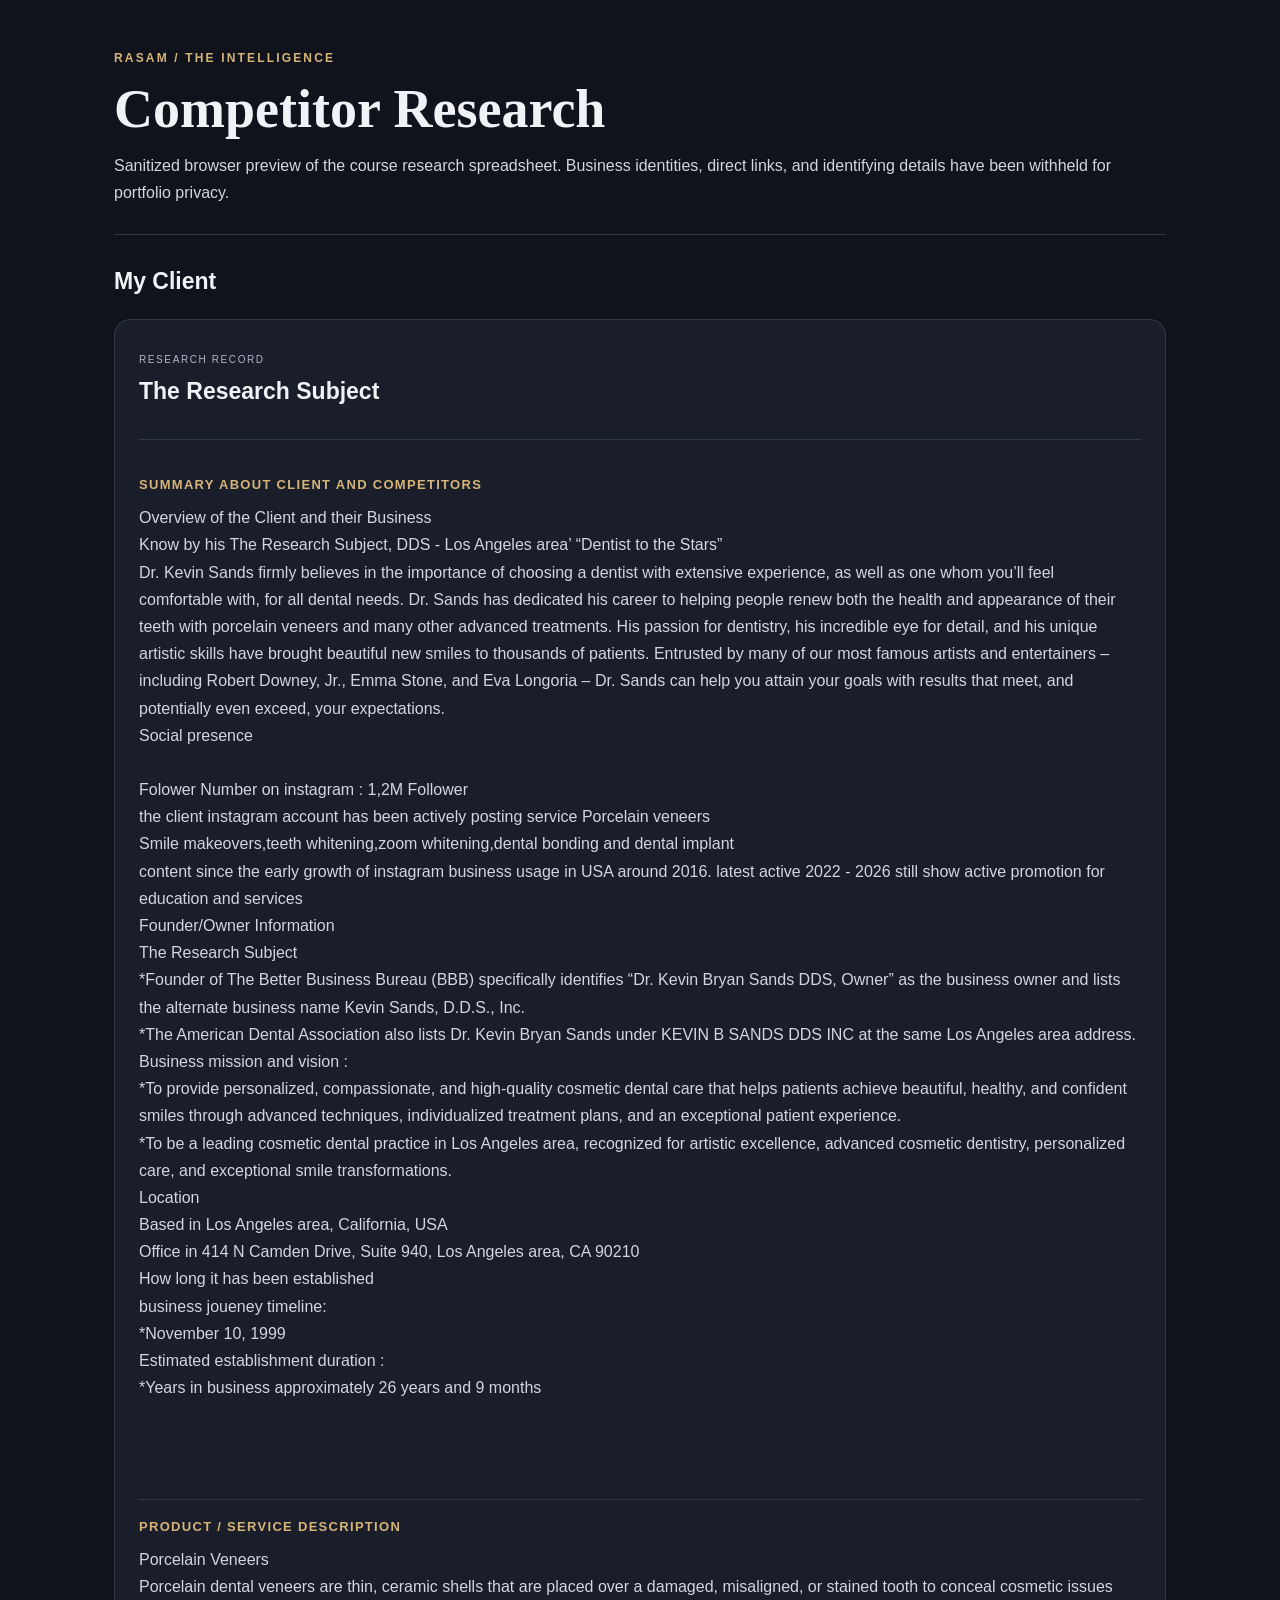
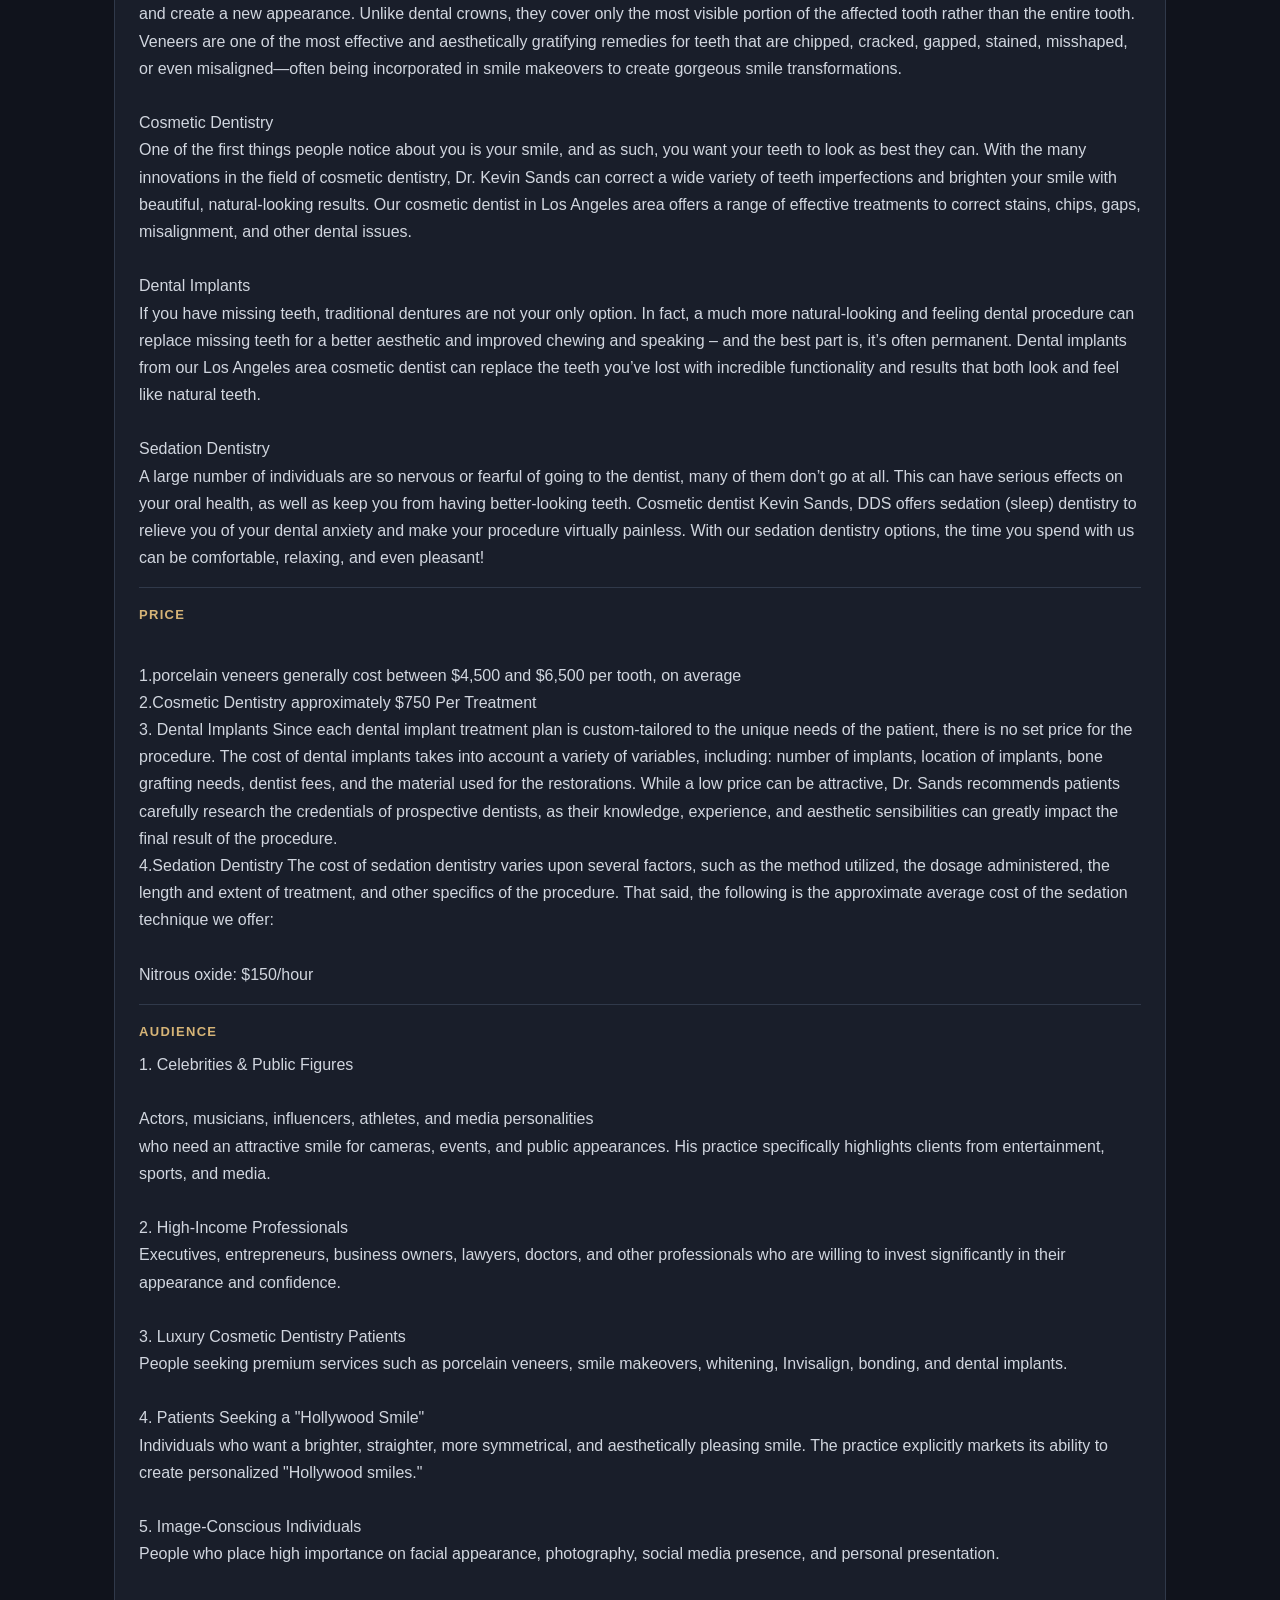
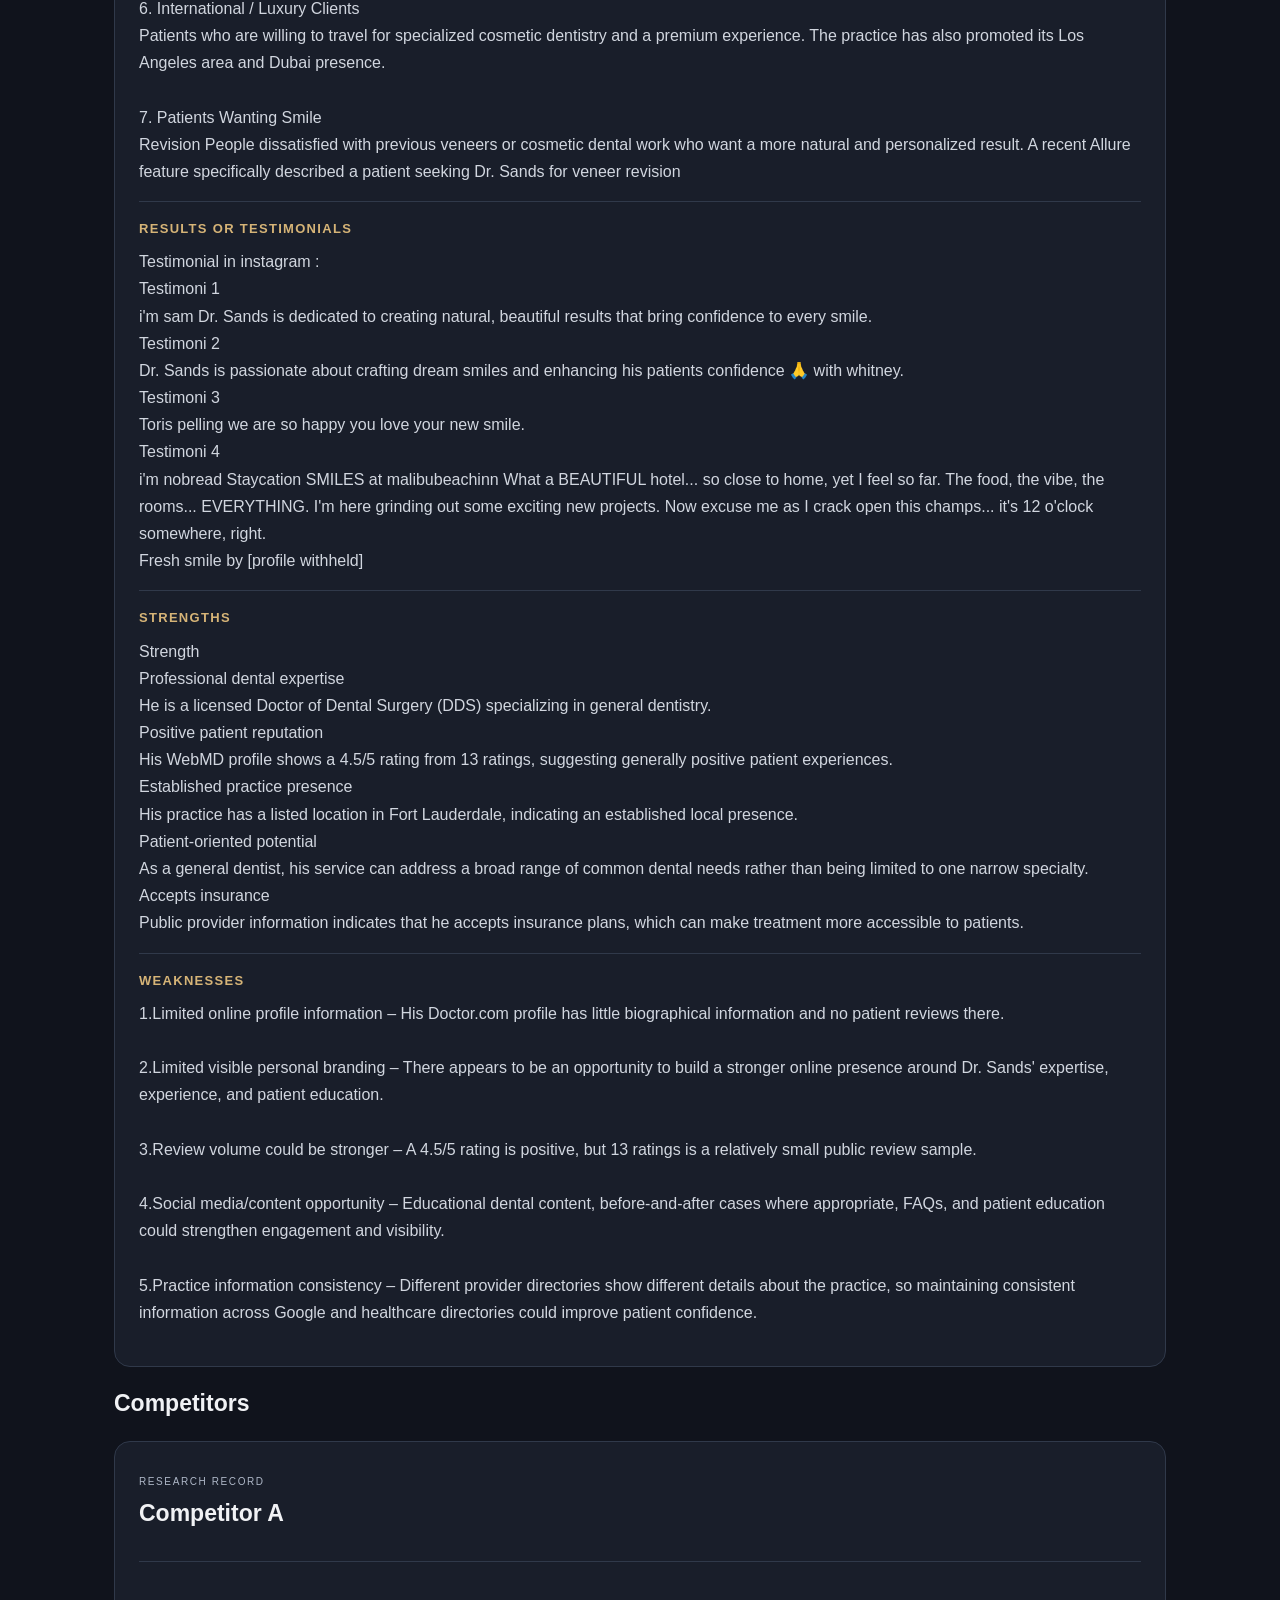
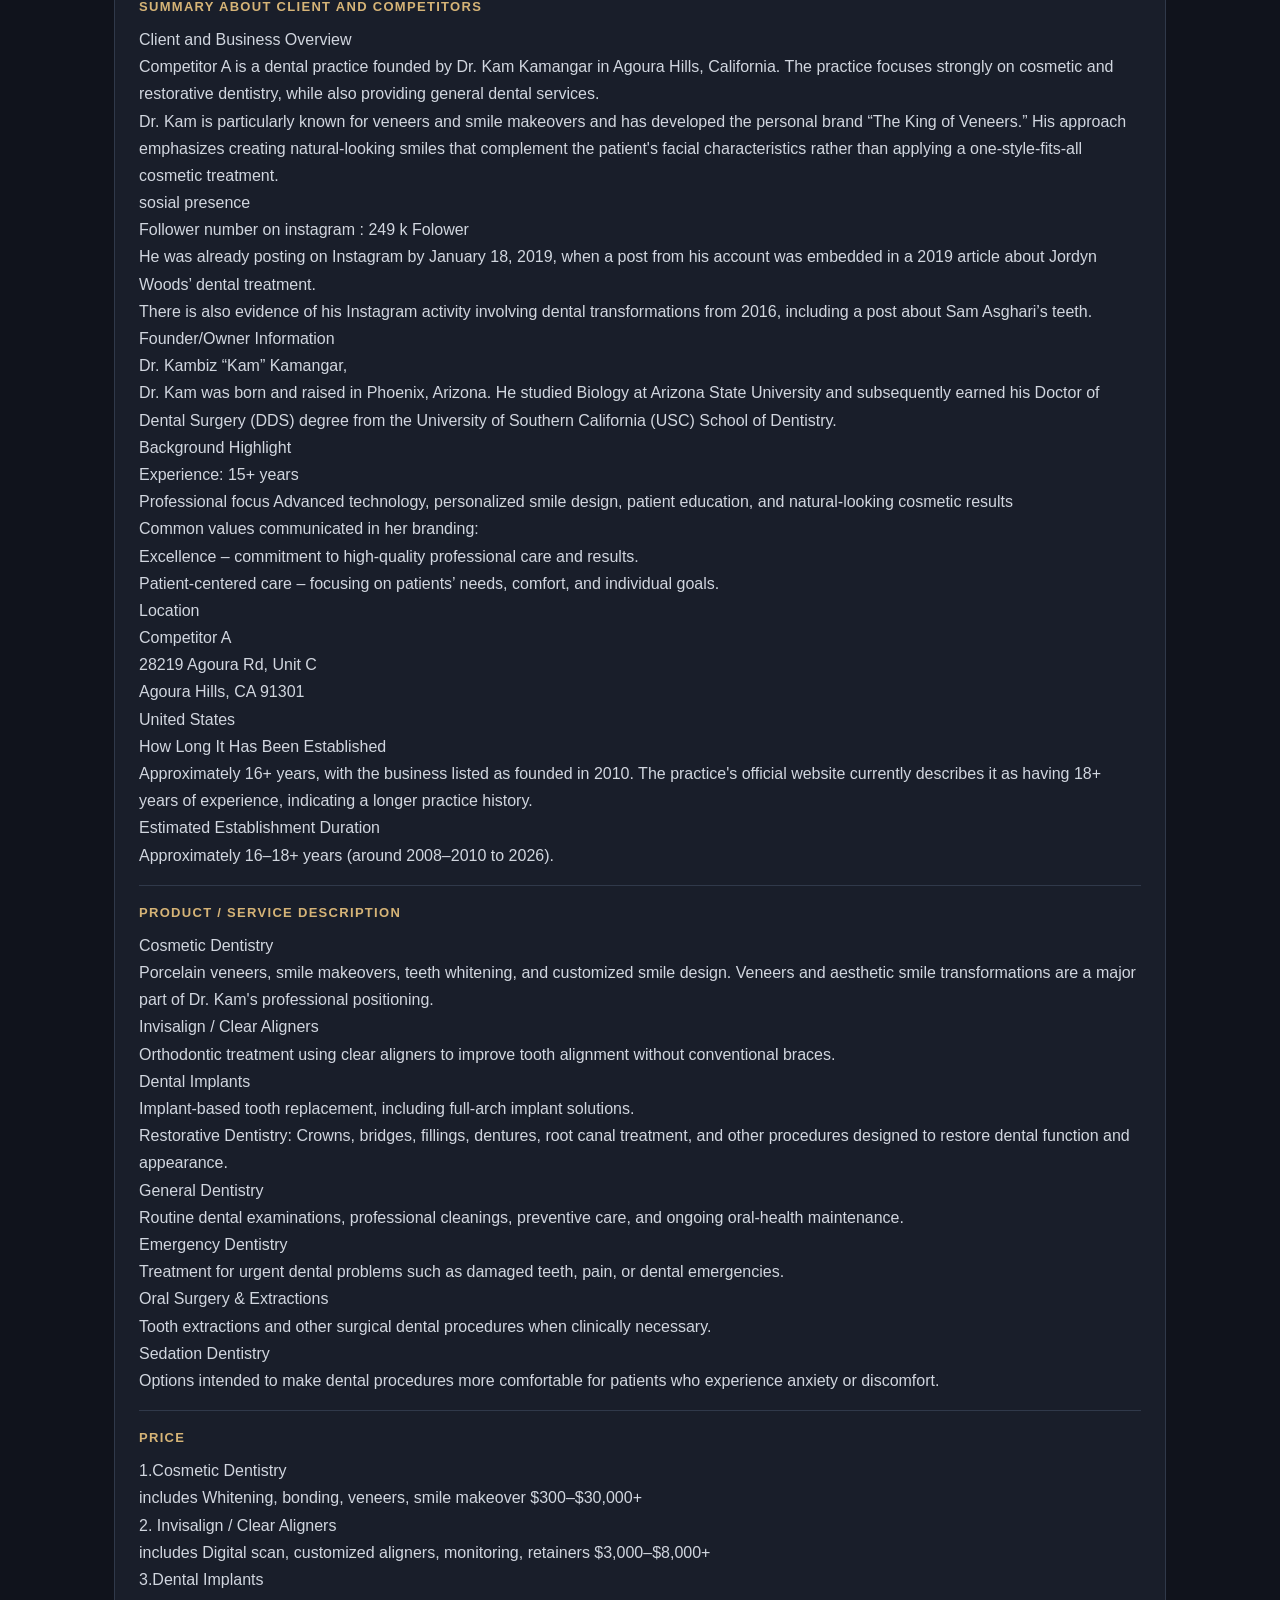
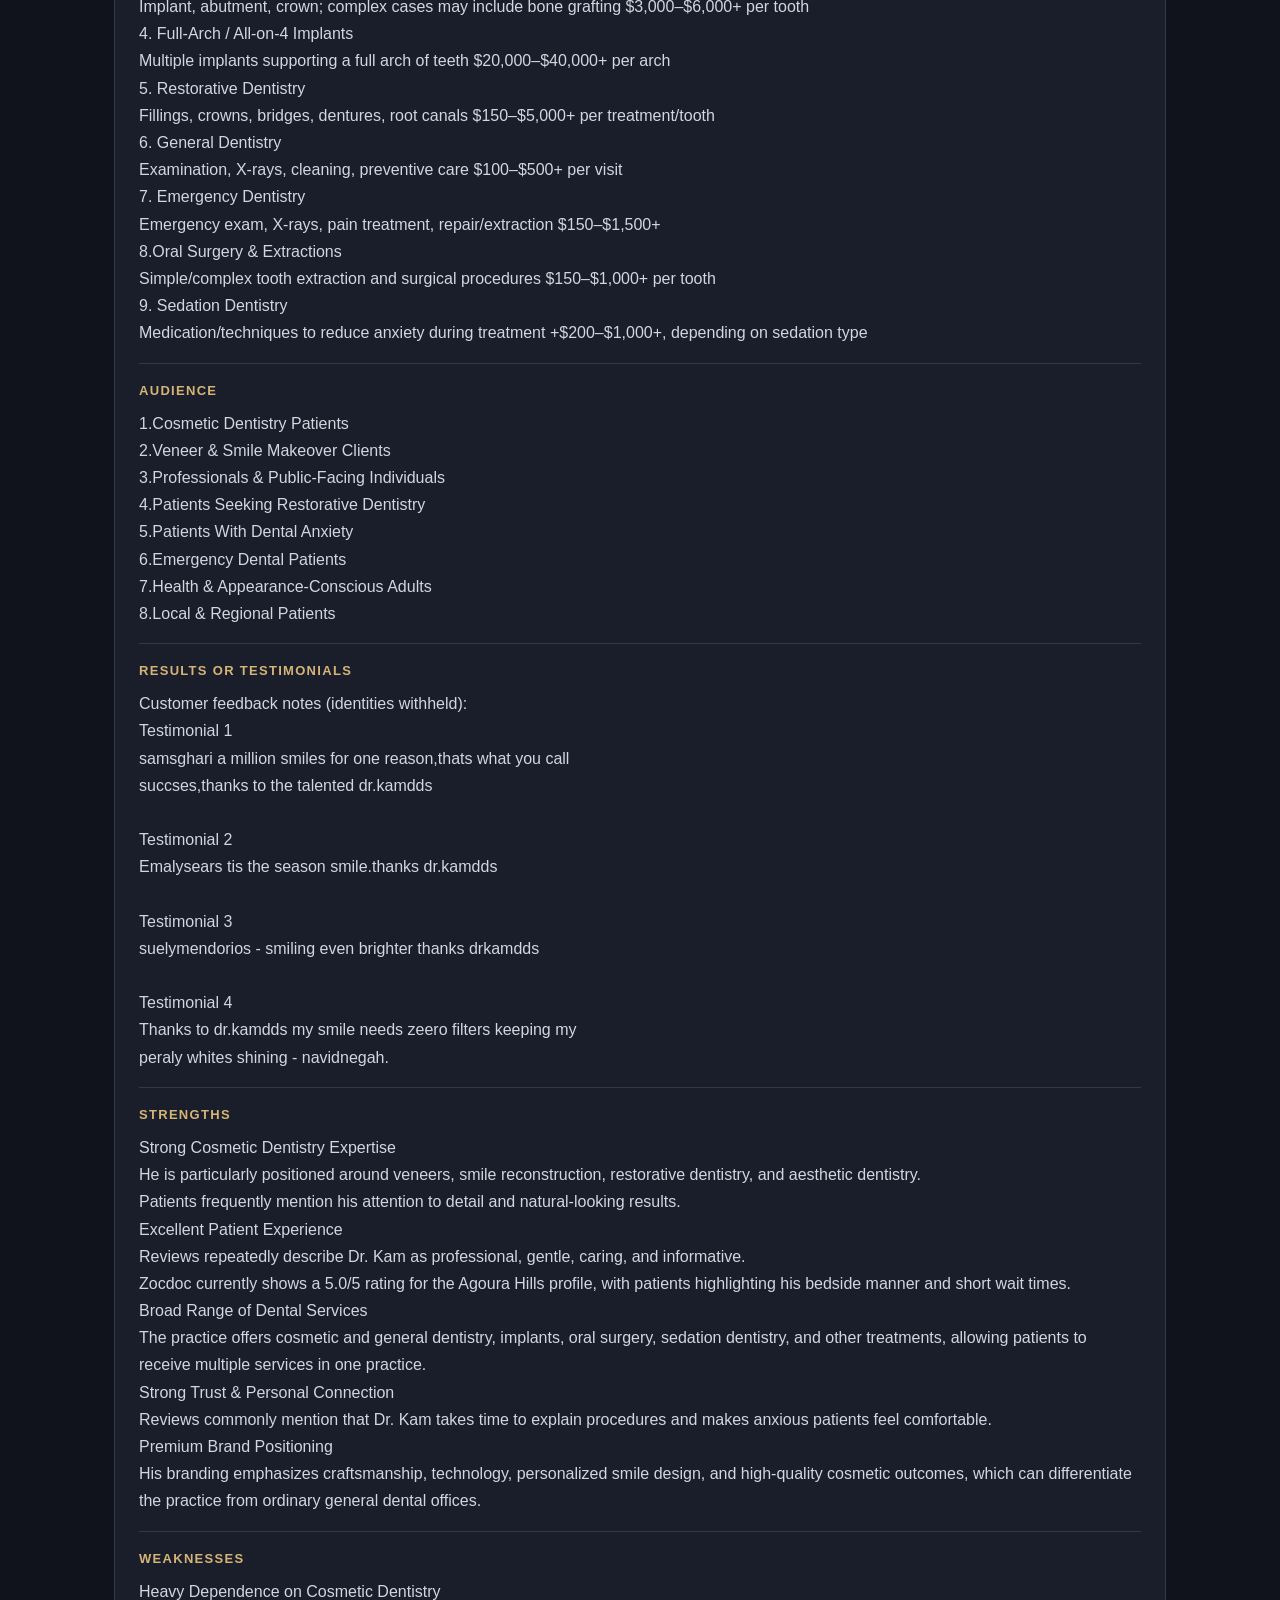
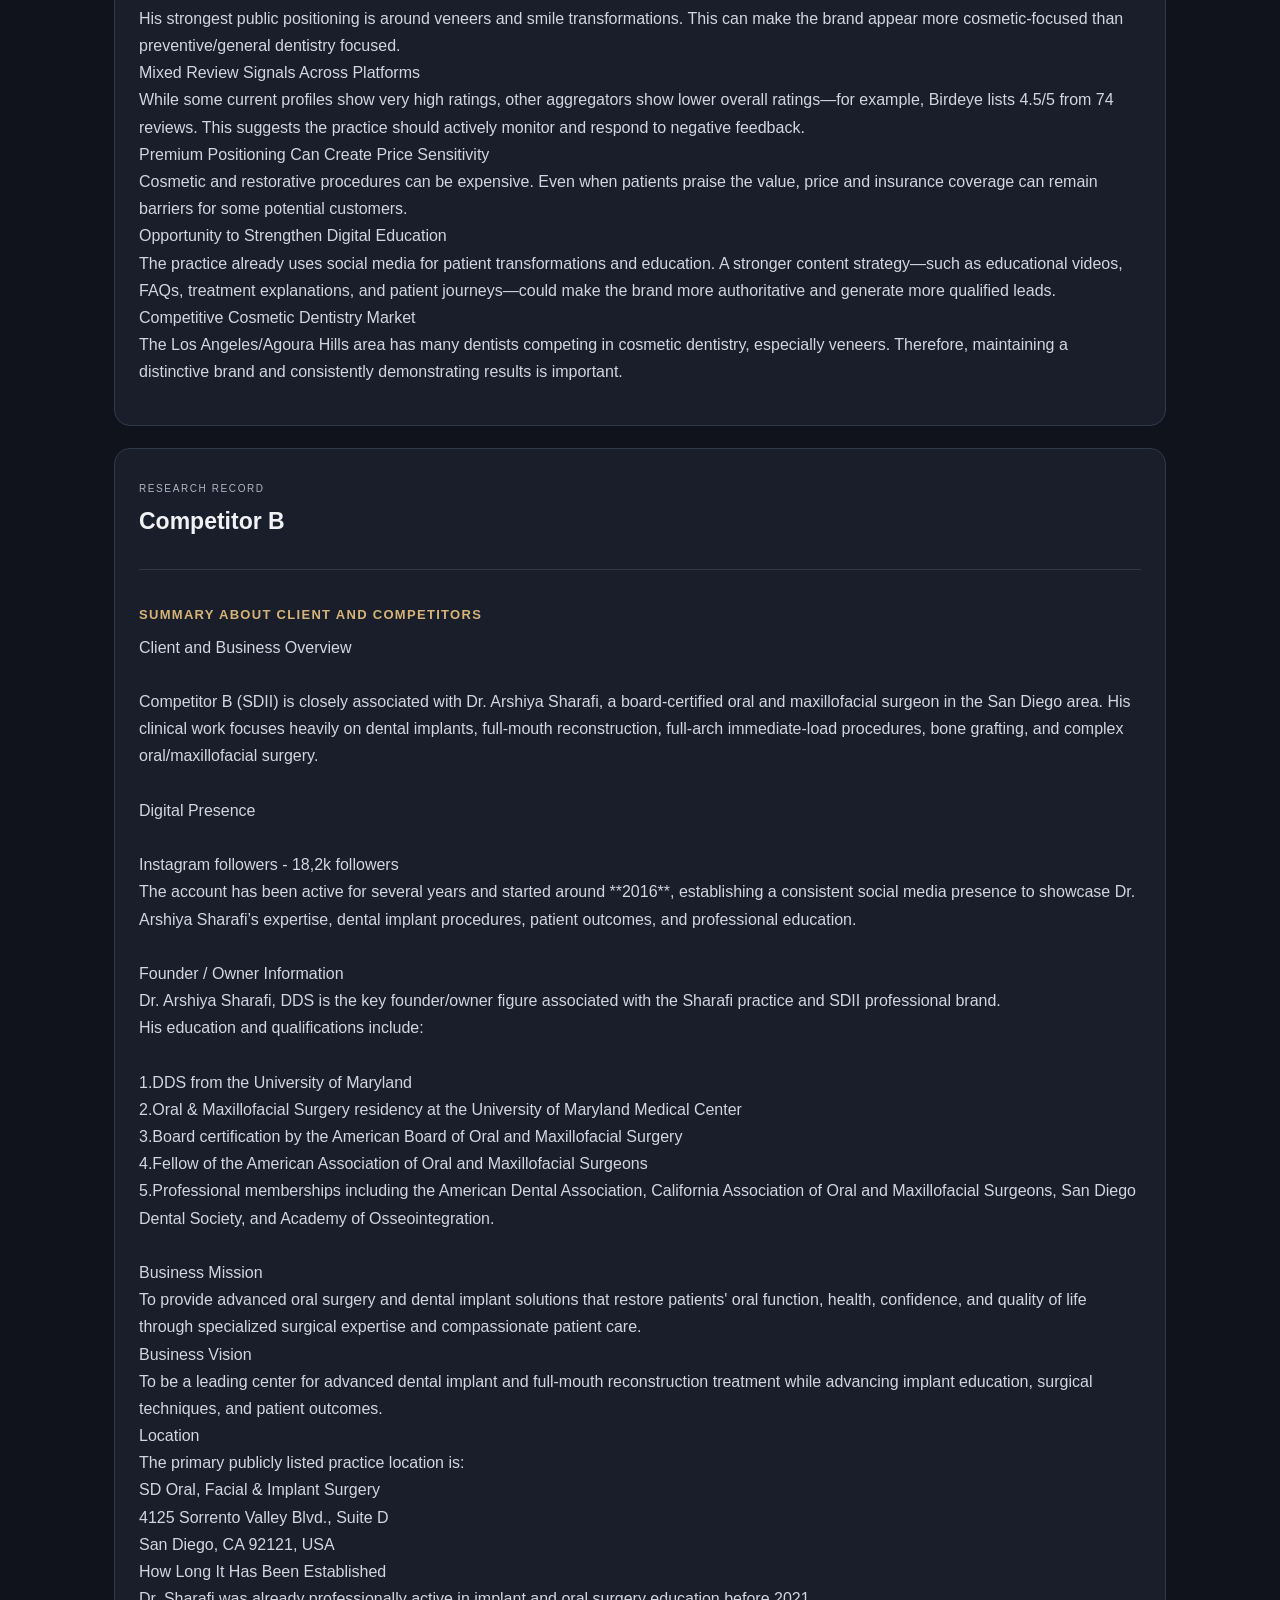
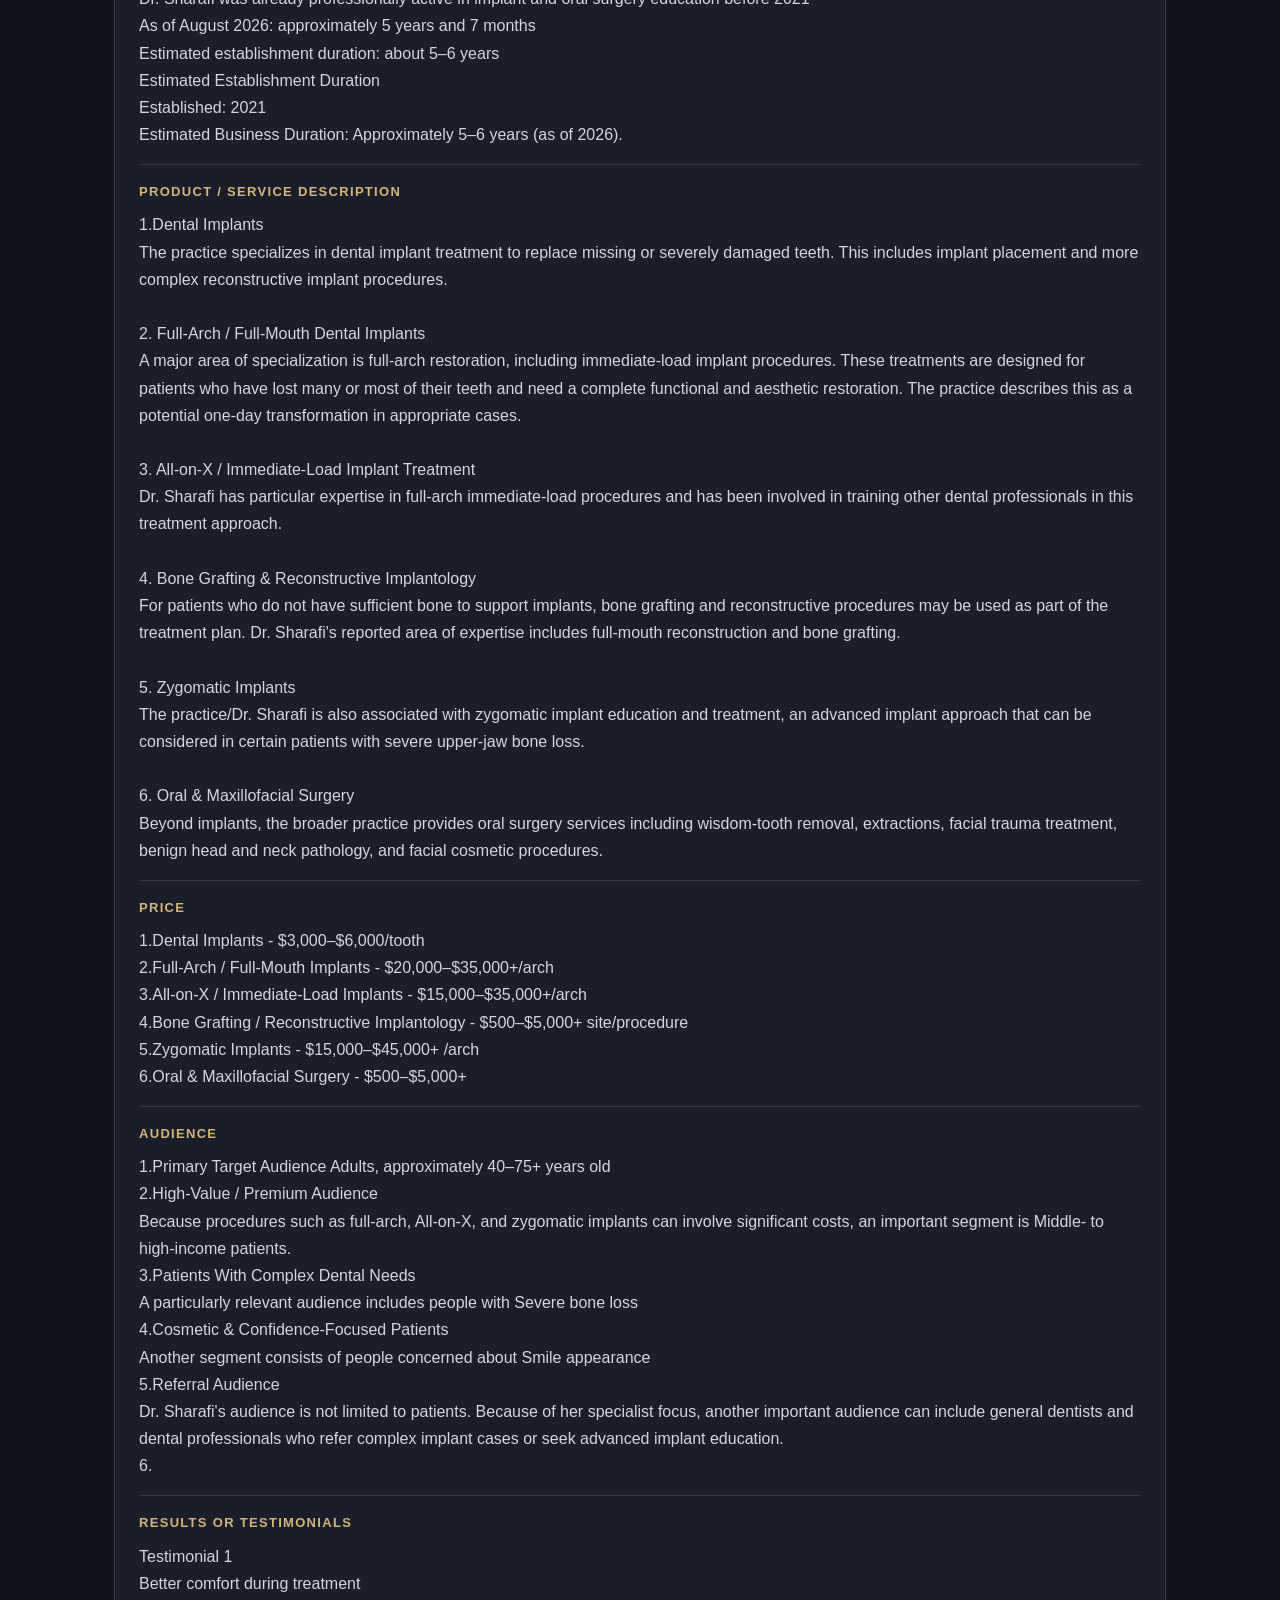
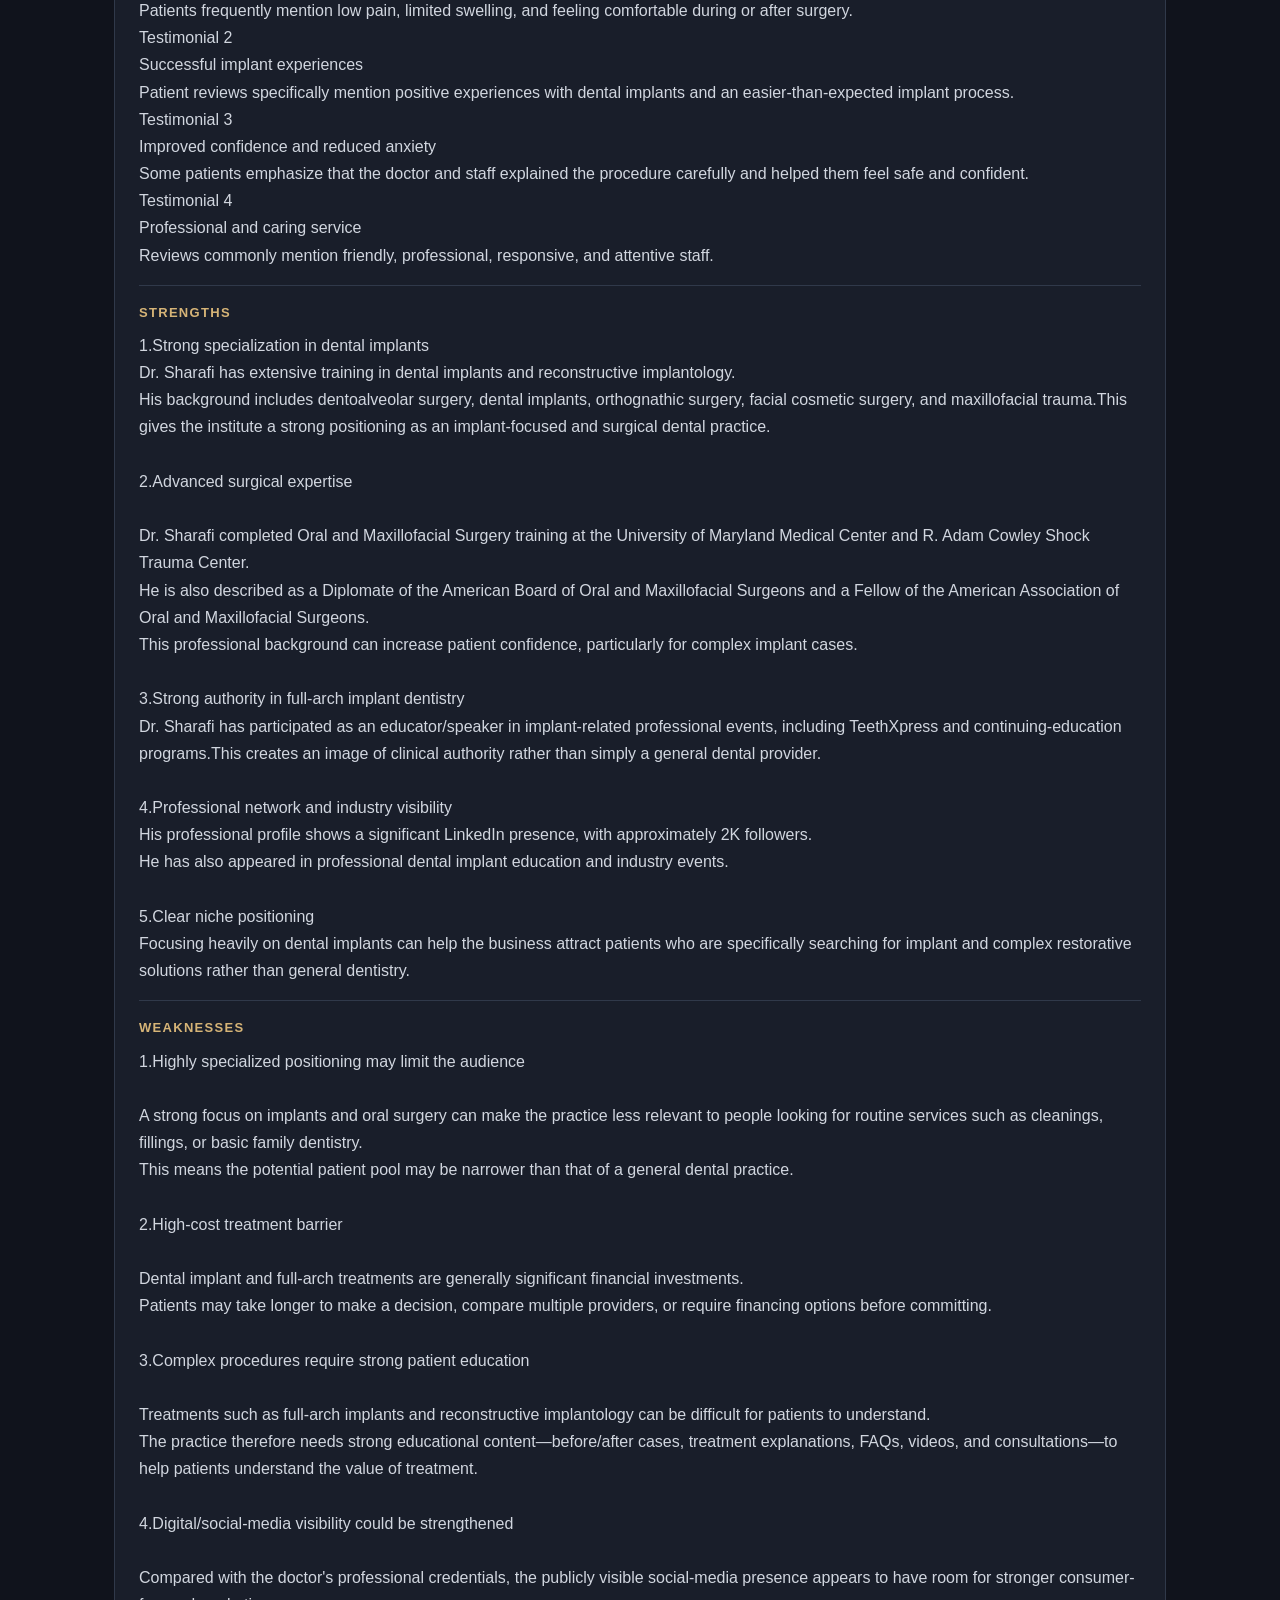
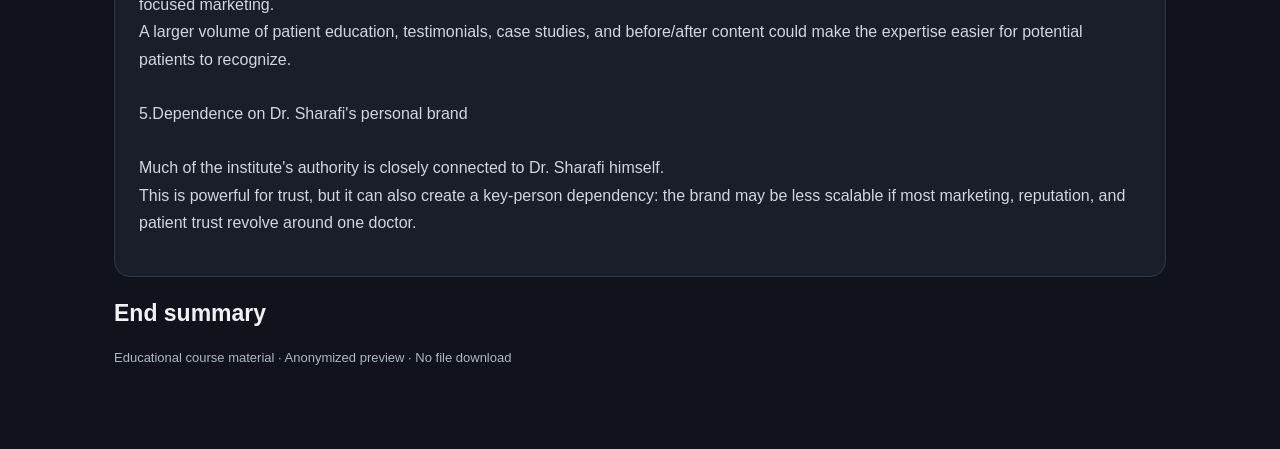
<file: assets/projects/competitor-research-preview.html>
<!doctype html><html lang="en"><head><meta charset="utf-8"><meta name="viewport" content="width=device-width,initial-scale=1"><title>Competitor Research — Preview</title><style>
:root{color-scheme:dark;--bg:#10131c;--panel:#191e2a;--line:#30394a;--gold:#d6b477;--muted:#aeb7c7;--text:#f1f2f5}*{box-sizing:border-box}body{margin:0;background:var(--bg);color:var(--text);font:16px/1.7 'DM Sans',Arial,sans-serif}.wrap{max-width:1100px;margin:auto;padding:48px 24px 80px}.eyebrow{color:var(--gold);font-size:12px;letter-spacing:.18em;font-weight:700}.intro{border-bottom:1px solid var(--line);padding-bottom:28px;margin-bottom:32px}h1{font:600 clamp(32px,5vw,54px)/1.1 Georgia,serif;margin:12px 0}h2{font-size:23px;line-height:1.3;margin:6px 0 18px}h3{font-size:13px;letter-spacing:.1em;text-transform:uppercase;color:var(--gold);margin:0 0 8px}p{margin:0;color:#d1d6df;overflow-wrap:anywhere}.record{background:var(--panel);border:1px solid var(--line);border-radius:16px;padding:24px;margin:22px 0}.record-head{border-bottom:1px solid var(--line);padding-bottom:14px;margin-bottom:18px}.record-head span{font-size:10px;letter-spacing:.16em;color:var(--muted)}.record section{padding:16px 0;border-bottom:1px solid var(--line)}.record section:last-child{border:0}.notice{font-size:13px;color:var(--muted);margin-top:18px}@media(max-width:600px){.wrap{padding:30px 16px}.record{padding:18px}}
</style></head><body><main class="wrap"><header class="intro"><div class="eyebrow">RASAM / THE INTELLIGENCE</div><h1>Competitor Research</h1><p>Sanitized browser preview of the course research spreadsheet. Business identities, direct links, and identifying details have been withheld for portfolio privacy.</p></header><h2>My Client</h2><article class="record"><div class="record-head"><span>RESEARCH RECORD</span><h2>The Research Subject</h2></div><section><h3>Summary about Client and Competitors</h3><p>Overview of the Client and their Business<br>Know by his  The Research Subject, DDS - Los Angeles area’ “Dentist to the Stars”<br>Dr. Kevin Sands firmly believes in the importance of choosing a dentist with extensive experience, as well as one whom you’ll feel comfortable with, for all dental needs. Dr. Sands has dedicated his career to helping people renew both the health and appearance of their teeth with porcelain veneers and many other advanced treatments. His passion for dentistry, his incredible eye for detail, and his unique artistic skills have brought beautiful new smiles to thousands of patients. Entrusted by many of our most famous artists and entertainers – including Robert Downey, Jr., Emma Stone, and Eva Longoria – Dr. Sands can help you attain your goals with results that meet, and potentially even exceed, your expectations.<br>Social presence<br><br>Folower Number on instagram : 1,2M Follower<br>the client instagram account has been actively posting service Porcelain veneers<br>Smile makeovers,teeth whitening,zoom whitening,dental bonding and dental implant<br>content since the early growth of instagram business usage in USA around 2016. latest active 2022 - 2026 still show active promotion for education and services<br>Founder/Owner Information<br>The Research Subject <br>*Founder of The Better Business Bureau (BBB) specifically identifies “Dr. Kevin Bryan Sands DDS, Owner” as the business owner and lists the alternate business name Kevin Sands,       D.D.S., Inc.<br>*The American Dental Association also lists Dr. Kevin Bryan Sands under KEVIN B SANDS DDS INC at the same Los Angeles area address.<br>Business mission and vision :<br>*To provide personalized, compassionate, and high-quality cosmetic dental care that helps patients achieve beautiful, healthy, and confident smiles through advanced techniques, individualized treatment plans, and an exceptional patient experience.<br>*To be a leading cosmetic dental practice in Los Angeles area, recognized for artistic excellence, advanced cosmetic dentistry, personalized care, and exceptional smile transformations.<br>Location<br>Based in Los Angeles area, California, USA<br>Office in 414 N Camden Drive, Suite 940, Los Angeles area, CA 90210<br>How long it has been established<br>business joueney timeline:<br>*November 10, 1999<br>Estimated establishment duration :<br>*Years in business approximately 26 years and 9 months<br><br><br><br></p></section><section><h3>Product / Service Description</h3><p>Porcelain Veneers<br>Porcelain dental veneers are thin, ceramic shells that are placed over a damaged, misaligned, or stained tooth to conceal cosmetic issues and create a new appearance. Unlike dental crowns, they cover only the most visible portion of the affected tooth rather than the entire tooth. Veneers are one of the most effective and aesthetically gratifying remedies for teeth that are chipped, cracked, gapped, stained, misshaped, or even misaligned—often being incorporated in smile makeovers to create gorgeous smile transformations.<br><br>Cosmetic Dentistry<br>One of the first things people notice about you is your smile, and as such, you want your teeth to look as best they can. With the many innovations in the field of cosmetic dentistry, Dr. Kevin Sands can correct a wide variety of teeth imperfections and brighten your smile with beautiful, natural-looking results. Our cosmetic dentist in Los Angeles area offers a range of effective treatments to correct stains, chips, gaps, misalignment, and other dental issues.<br><br>Dental Implants<br>If you have missing teeth, traditional dentures are not your only option. In fact, a much more natural-looking and feeling dental procedure can replace missing teeth for a better aesthetic and improved chewing and speaking – and the best part is, it’s often permanent. Dental implants from our Los Angeles area cosmetic dentist can replace the teeth you’ve lost with incredible functionality and results that both look and feel like natural teeth.<br><br>Sedation Dentistry<br>A large number of individuals are so nervous or fearful of going to the dentist, many of them don’t go at all. This can have serious effects on your oral health, as well as keep you from having better-looking teeth. Cosmetic dentist Kevin Sands, DDS offers sedation (sleep) dentistry to relieve you of your dental anxiety and make your procedure virtually painless. With our sedation dentistry options, the time you spend with us can be comfortable, relaxing, and even pleasant!</p></section><section><h3>Price</h3><p><br>1.porcelain veneers generally cost between $4,500 and $6,500 per tooth, on average<br>2.Cosmetic Dentistry approximately $750 Per Treatment<br>3. Dental Implants Since each dental implant treatment plan is custom-tailored to the unique needs of the patient, there is no set price for the procedure. The cost of dental implants takes into account a variety of variables, including: number of implants, location of implants, bone grafting needs, dentist fees, and the material used for the restorations. While a low price can be attractive, Dr. Sands recommends patients carefully research the credentials of prospective dentists, as their knowledge, experience, and aesthetic sensibilities can greatly impact the final result of the procedure.<br>4.Sedation Dentistry The cost of sedation dentistry varies upon several factors, such as the method utilized, the dosage administered, the length and extent of treatment, and other specifics of the procedure. That said, the following is the approximate average cost of the sedation technique we offer:<br><br>Nitrous oxide: $150/hour</p></section><section><h3>Audience</h3><p>1. Celebrities &amp; Public Figures<br><br>Actors, musicians, influencers, athletes, and media personalities <br>who need an attractive smile for cameras, events, and public appearances. His practice specifically highlights clients from entertainment, sports, and media.<br><br>2. High-Income Professionals<br>       Executives, entrepreneurs, business owners, lawyers, doctors, and other professionals who are willing to invest significantly in their appearance and confidence.<br><br>3. Luxury Cosmetic Dentistry Patients        <br>People seeking premium services such as porcelain veneers, smile makeovers, whitening, Invisalign, bonding, and dental implants.<br><br>4. Patients Seeking a &quot;Hollywood Smile&quot;<br>Individuals who want a brighter, straighter, more symmetrical, and aesthetically pleasing smile. The practice explicitly markets its ability to create personalized &quot;Hollywood smiles.&quot;<br><br>5. Image-Conscious Individuals        <br>People who place high importance on facial appearance, photography, social media presence, and personal presentation.<br><br>6. International / Luxury Clients <br>Patients who are willing to travel for specialized cosmetic dentistry and a premium experience. The practice has also promoted its Los Angeles area and Dubai presence.<br><br>7. Patients Wanting Smile <br>Revision People dissatisfied with previous veneers or cosmetic dental work who want a more natural and personalized result. A recent Allure feature specifically described a patient seeking Dr. Sands for veneer revision</p></section><section><h3>Results or testimonials</h3><p>Testimonial in instagram :<br>Testimoni 1<br>i&#x27;m sam Dr. Sands is dedicated to creating natural, beautiful results that bring confidence to every smile.<br>Testimoni 2<br>Dr. Sands is passionate about crafting dream smiles and enhancing his patients confidence 🙏 with whitney.<br>Testimoni 3<br>Toris pelling we are so happy you love your new smile.<br>Testimoni 4<br>i&#x27;m nobread Staycation SMILES at malibubeachinn What a BEAUTIFUL hotel... so close to home, yet I feel so far. The food, the vibe, the rooms... EVERYTHING. I&#x27;m here grinding out some exciting new projects. Now excuse me as I crack open this champs... it&#x27;s 12 o&#x27;clock somewhere, right.<br>Fresh smile by [profile withheld] </p></section><section><h3>Strengths</h3><p>Strength	<br>Professional dental expertise	<br>He is a licensed Doctor of Dental Surgery (DDS) specializing in general dentistry.<br>Positive patient reputation	<br>His WebMD profile shows a 4.5/5 rating from 13 ratings, suggesting generally positive patient experiences.<br>Established practice presence	<br>His practice has a listed location in Fort Lauderdale, indicating an established local presence.<br>Patient-oriented potential	<br>As a general dentist, his service can address a broad range of common dental needs rather than being limited to one narrow specialty.<br>Accepts insurance	<br>Public provider information indicates that he accepts insurance plans, which can make treatment more accessible to patients.</p></section><section><h3>Weaknesses</h3><p>1.Limited online profile information – His Doctor.com profile has little biographical information and no patient reviews there.<br><br>2.Limited visible personal branding – There appears to be an opportunity to build a stronger online presence around Dr. Sands&#x27; expertise, experience, and patient education.<br><br>3.Review volume could be stronger – A 4.5/5 rating is positive, but 13 ratings is a relatively small public review sample.<br><br>4.Social media/content opportunity – Educational dental content, before-and-after cases where appropriate, FAQs, and patient education could strengthen engagement and visibility.<br><br>5.Practice information consistency – Different provider directories show different details about the practice, so maintaining consistent information across Google and healthcare directories could improve patient confidence.</p></section></article><h2>Competitors</h2><article class="record"><div class="record-head"><span>RESEARCH RECORD</span><h2>Competitor A</h2></div><section><h3>Summary about Client and Competitors</h3><p>Client and Business Overview<br>Competitor A is a dental practice founded by Dr. Kam Kamangar in Agoura Hills, California. The practice focuses strongly on cosmetic and restorative dentistry, while also providing general dental services.<br>Dr. Kam is particularly known for veneers and smile makeovers and has developed the personal brand “The King of Veneers.” His approach emphasizes creating natural-looking smiles that complement the patient&#x27;s facial characteristics rather than applying a one-style-fits-all cosmetic treatment.<br>sosial presence <br>Follower number on instagram : 249 k Folower<br>He was already posting on Instagram by January 18, 2019, when a post from his account was embedded in a 2019 article about Jordyn Woods’ dental treatment.<br>There is also evidence of his Instagram activity involving dental transformations from 2016, including a post about Sam Asghari’s teeth.<br>Founder/Owner Information<br>Dr. Kambiz “Kam” Kamangar,<br>Dr. Kam was born and raised in Phoenix, Arizona. He studied Biology at Arizona State University and subsequently earned his Doctor of Dental Surgery (DDS) degree from the University of Southern California (USC) School of Dentistry.<br>Background Highlight <br>Experience: 15+ years<br>Professional focus Advanced technology, personalized smile design, patient education, and natural-looking cosmetic results<br>Common values communicated in her branding:<br>Excellence – commitment to high-quality professional care and results.<br>Patient-centered care – focusing on patients’ needs, comfort, and individual goals.<br>Location<br>Competitor A<br>28219 Agoura Rd, Unit C<br>Agoura Hills, CA 91301<br>United States<br>How Long It Has Been Established<br>Approximately 16+ years, with the business listed as founded in 2010. The practice&#x27;s official website currently describes it as having 18+ years of experience, indicating a longer practice history.<br>Estimated Establishment Duration<br>Approximately 16–18+ years (around 2008–2010 to 2026).</p></section><section><h3>Product / Service Description</h3><p>Cosmetic Dentistry<br>Porcelain veneers, smile makeovers, teeth whitening, and customized smile design. Veneers and aesthetic smile transformations are a major part of Dr. Kam&#x27;s professional positioning.<br>Invisalign / Clear Aligners<br>Orthodontic treatment using clear aligners to improve tooth alignment without conventional braces.<br>Dental Implants<br> Implant-based tooth replacement, including full-arch implant solutions.<br>Restorative Dentistry: Crowns, bridges, fillings, dentures, root canal treatment, and other procedures designed to restore dental function and appearance.<br>General Dentistry<br>Routine dental examinations, professional cleanings, preventive care, and ongoing oral-health maintenance.<br>Emergency Dentistry<br>Treatment for urgent dental problems such as damaged teeth, pain, or dental emergencies.<br>Oral Surgery &amp; Extractions<br>Tooth extractions and other surgical dental procedures when clinically necessary.<br>Sedation Dentistry<br>Options intended to make dental procedures more comfortable for patients who experience anxiety or discomfort.</p></section><section><h3>Price</h3><p>1.Cosmetic Dentistry  <br>includes Whitening, bonding, veneers, smile makeover        $300–$30,000+<br>2. Invisalign / Clear Aligners        <br>includes Digital scan, customized aligners, monitoring, retainers        $3,000–$8,000+<br>3.Dental Implants        <br>Implant, abutment, crown; complex cases may include bone grafting        $3,000–$6,000+ per tooth<br>4. Full-Arch / All-on-4 Implants        <br>Multiple implants supporting a full arch of teeth        $20,000–$40,000+ per arch<br>5. Restorative Dentistry        <br>Fillings, crowns, bridges, dentures, root canals        $150–$5,000+ per treatment/tooth<br>6. General Dentistry        <br>Examination, X-rays, cleaning, preventive care        $100–$500+ per visit<br>7. Emergency Dentistry        <br>Emergency exam, X-rays, pain treatment, repair/extraction        $150–$1,500+<br>8.Oral Surgery &amp; Extractions<br>Simple/complex tooth extraction and surgical procedures        $150–$1,000+ per tooth<br>9. Sedation Dentistry        <br>Medication/techniques to reduce anxiety during treatment        +$200–$1,000+, depending on sedation type</p></section><section><h3>Audience</h3><p>1.Cosmetic Dentistry Patients<br>2.Veneer &amp; Smile Makeover Clients<br>3.Professionals &amp; Public-Facing Individuals<br>4.Patients Seeking Restorative Dentistry<br>5.Patients With Dental Anxiety<br>6.Emergency Dental Patients<br>7.Health &amp; Appearance-Conscious Adults<br>8.Local &amp; Regional Patients</p></section><section><h3>Results or testimonials</h3><p>Customer feedback notes (identities withheld):<br> Testimonial 1<br>samsghari a million smiles for one reason,thats what you call <br>succses,thanks to the talented dr.kamdds<br><br>Testimonial 2<br>Emalysears tis the season smile.thanks dr.kamdds<br><br>Testimonial 3<br>suelymendorios - smiling even brighter thanks drkamdds<br> <br>Testimonial 4<br>Thanks to dr.kamdds my smile needs zeero filters keeping my<br>peraly whites shining - navidnegah.</p></section><section><h3>Strengths</h3><p>Strong Cosmetic Dentistry Expertise<br>He is particularly positioned around veneers, smile reconstruction, restorative dentistry, and aesthetic dentistry.<br>Patients frequently mention his attention to detail and natural-looking results.<br>Excellent Patient Experience<br>Reviews repeatedly describe Dr. Kam as professional, gentle, caring, and informative.<br>Zocdoc currently shows a 5.0/5 rating for the Agoura Hills profile, with patients highlighting his bedside manner and short wait times.<br>Broad Range of Dental Services<br>The practice offers cosmetic and general dentistry, implants, oral surgery, sedation dentistry, and other treatments, allowing patients to receive multiple services in one practice.<br>Strong Trust &amp; Personal Connection<br>Reviews commonly mention that Dr. Kam takes time to explain procedures and makes anxious patients feel comfortable.<br>Premium Brand Positioning<br>His branding emphasizes craftsmanship, technology, personalized smile design, and high-quality cosmetic outcomes, which can differentiate the practice from ordinary general dental offices.</p></section><section><h3>Weaknesses</h3><p>Heavy Dependence on Cosmetic Dentistry<br>His strongest public positioning is around veneers and smile transformations. This can make the brand appear more cosmetic-focused than preventive/general dentistry focused.<br>Mixed Review Signals Across Platforms<br>While some current profiles show very high ratings, other aggregators show lower overall ratings—for example, Birdeye lists 4.5/5 from 74 reviews. This suggests the practice should actively monitor and respond to negative feedback.<br>Premium Positioning Can Create Price Sensitivity<br>Cosmetic and restorative procedures can be expensive. Even when patients praise the value, price and insurance coverage can remain barriers for some potential customers.<br>Opportunity to Strengthen Digital Education<br>The practice already uses social media for patient transformations and education. A stronger content strategy—such as educational videos, FAQs, treatment explanations, and patient journeys—could make the brand more authoritative and generate more qualified leads.<br>Competitive Cosmetic Dentistry Market<br>The Los Angeles/Agoura Hills area has many dentists competing in cosmetic dentistry, especially veneers. Therefore, maintaining a distinctive brand and consistently demonstrating results is important.</p></section></article><article class="record"><div class="record-head"><span>RESEARCH RECORD</span><h2>Competitor B</h2></div><section><h3>Summary about Client and Competitors</h3><p>Client and Business Overview<br> <br>Competitor B (SDII) is closely associated with Dr. Arshiya Sharafi, a board-certified oral and maxillofacial surgeon in the San Diego area. His clinical work focuses heavily on dental implants, full-mouth reconstruction, full-arch immediate-load procedures, bone grafting, and complex oral/maxillofacial surgery.<br><br>Digital Presence<br><br>Instagram followers - 18,2k followers<br>The account has been active for several years and started around **2016**, establishing a consistent social media presence to showcase Dr. Arshiya Sharafi’s expertise, dental implant procedures, patient outcomes, and professional education.<br><br>Founder / Owner Information<br>Dr. Arshiya Sharafi, DDS is the key founder/owner figure associated with the Sharafi practice and SDII professional brand.<br>His education and qualifications include:<br><br>1.DDS from the University of Maryland<br>2.Oral &amp; Maxillofacial Surgery residency at the University of Maryland Medical Center<br>3.Board certification by the American Board of Oral and Maxillofacial Surgery<br>4.Fellow of the American Association of Oral and Maxillofacial Surgeons<br>5.Professional memberships including the American Dental Association, California Association of Oral and Maxillofacial Surgeons, San Diego Dental Society, and Academy of Osseointegration.<br><br>Business Mission<br>To provide advanced oral surgery and dental implant solutions that restore patients&#x27; oral function, health, confidence, and quality of life through specialized surgical expertise and compassionate patient care.<br>Business Vision<br>To be a leading center for advanced dental implant and full-mouth reconstruction treatment while advancing implant education, surgical techniques, and patient outcomes.<br>Location<br>The primary publicly listed practice location is:<br>SD Oral, Facial &amp; Implant Surgery<br>4125 Sorrento Valley Blvd., Suite D<br>San Diego, CA 92121, USA<br>How Long It Has Been Established<br>Dr. Sharafi was already professionally active in implant and oral surgery education before 2021<br>As of August 2026: approximately 5 years and 7 months<br>Estimated establishment duration: about 5–6 years<br>Estimated Establishment Duration<br>Established: 2021<br>Estimated Business Duration: Approximately 5–6 years (as of 2026).</p></section><section><h3>Product / Service Description</h3><p>1.Dental Implants<br>The practice specializes in dental implant treatment to replace missing or severely damaged teeth. This includes implant placement and more complex reconstructive implant procedures.<br><br>2. Full-Arch / Full-Mouth Dental Implants<br>A major area of specialization is full-arch restoration, including immediate-load implant procedures. These treatments are designed for patients who have lost many or most of their teeth and need a complete functional and aesthetic restoration. The practice describes this as a potential one-day transformation in appropriate cases.<br><br>3. All-on-X / Immediate-Load Implant Treatment<br>Dr. Sharafi has particular expertise in full-arch immediate-load procedures and has been involved in training other dental professionals in this treatment approach.<br><br>4. Bone Grafting &amp; Reconstructive Implantology<br>For patients who do not have sufficient bone to support implants, bone grafting and reconstructive procedures may be used as part of the treatment plan. Dr. Sharafi&#x27;s reported area of expertise includes full-mouth reconstruction and bone grafting.<br><br>5. Zygomatic Implants<br>The practice/Dr. Sharafi is also associated with zygomatic implant education and treatment, an advanced implant approach that can be considered in certain patients with severe upper-jaw bone loss.<br><br>6. Oral &amp; Maxillofacial Surgery<br>Beyond implants, the broader practice provides oral surgery services including wisdom-tooth removal, extractions, facial trauma treatment, benign head and neck pathology, and facial cosmetic procedures.</p></section><section><h3>Price</h3><p>1.Dental Implants - $3,000–$6,000/tooth<br>2.Full-Arch / Full-Mouth Implants - $20,000–$35,000+/arch<br>3.All-on-X / Immediate-Load Implants - $15,000–$35,000+/arch<br>4.Bone Grafting / Reconstructive Implantology - $500–$5,000+ site/procedure<br>5.Zygomatic Implants - $15,000–$45,000+ /arch<br>6.Oral &amp; Maxillofacial Surgery - $500–$5,000+</p></section><section><h3>Audience</h3><p>1.Primary Target Audience Adults, approximately 40–75+ years old<br>2.High-Value / Premium Audience<br>Because procedures such as full-arch, All-on-X, and zygomatic implants can involve significant costs, an important segment is Middle- to high-income patients.<br>3.Patients With Complex Dental Needs<br>A particularly relevant audience includes people with Severe bone loss<br>4.Cosmetic &amp; Confidence-Focused Patients<br>Another segment consists of people concerned about Smile appearance<br>5.Referral Audience<br>Dr. Sharafi&#x27;s audience is not limited to patients. Because of her specialist focus, another important audience can include general dentists and dental professionals who refer complex implant cases or seek advanced implant education.<br>6.<br></p></section><section><h3>Results or testimonials</h3><p> Testimonial 1<br>Better comfort during treatment<br>Patients frequently mention low pain, limited swelling, and feeling comfortable during or after surgery.<br> Testimonial 2<br>Successful implant experiences<br>Patient reviews specifically mention positive experiences with dental implants and an easier-than-expected implant process.<br>Testimonial 3<br>Improved confidence and reduced anxiety<br>Some patients emphasize that the doctor and staff explained the procedure carefully and helped them feel safe and confident.<br>Testimonial 4<br>Professional and caring service<br>Reviews commonly mention friendly, professional, responsive, and attentive staff.</p></section><section><h3>Strengths</h3><p>1.Strong specialization in dental implants<br>Dr. Sharafi has extensive training in dental implants and reconstructive implantology.<br>His background includes dentoalveolar surgery, dental implants, orthognathic surgery, facial cosmetic surgery, and maxillofacial trauma.This gives the institute a strong positioning as an implant-focused and surgical dental practice.<br><br>2.Advanced surgical expertise<br><br>Dr. Sharafi completed Oral and Maxillofacial Surgery training at the University of Maryland Medical Center and R. Adam Cowley Shock Trauma Center.<br>He is also described as a Diplomate of the American Board of Oral and Maxillofacial Surgeons and a Fellow of the American Association of Oral and Maxillofacial Surgeons.<br>This professional background can increase patient confidence, particularly for complex implant cases.<br><br>3.Strong authority in full-arch implant dentistry<br>Dr. Sharafi has participated as an educator/speaker in implant-related professional events, including TeethXpress and continuing-education programs.This creates an image of clinical authority rather than simply a general dental provider.<br><br>4.Professional network and industry visibility<br>His professional profile shows a significant LinkedIn presence, with approximately 2K followers.<br>He has also appeared in professional dental implant education and industry events.<br><br>5.Clear niche positioning<br>Focusing heavily on dental implants can help the business attract patients who are specifically searching for implant and complex restorative solutions rather than general dentistry.</p></section><section><h3>Weaknesses</h3><p>1.Highly specialized positioning may limit the audience<br><br>A strong focus on implants and oral surgery can make the practice less relevant to people looking for routine services such as cleanings, fillings, or basic family dentistry.<br>This means the potential patient pool may be narrower than that of a general dental practice.<br><br>2.High-cost treatment barrier<br><br>Dental implant and full-arch treatments are generally significant financial investments.<br>Patients may take longer to make a decision, compare multiple providers, or require financing options before committing.<br><br>3.Complex procedures require strong patient education<br><br>Treatments such as full-arch implants and reconstructive implantology can be difficult for patients to understand.<br>The practice therefore needs strong educational content—before/after cases, treatment explanations, FAQs, videos, and consultations—to help patients understand the value of treatment.<br><br>4.Digital/social-media visibility could be strengthened<br><br>Compared with the doctor&#x27;s professional credentials, the publicly visible social-media presence appears to have room for stronger consumer-focused marketing.<br>A larger volume of patient education, testimonials, case studies, and before/after content could make the expertise easier for potential patients to recognize.<br><br>5.Dependence on Dr. Sharafi&#x27;s personal brand<br><br>Much of the institute&#x27;s authority is closely connected to Dr. Sharafi himself.<br>This is powerful for trust, but it can also create a key-person dependency: the brand may be less scalable if most marketing, reputation, and patient trust revolve around one doctor.</p></section></article><h2>End summary</h2><p class="notice">Educational course material · Anonymized preview · No file download</p></main></body></html>
</file>
<file: style.css>
/* =========================
   RASAM — DESIGN FOUNDATION
========================= */

/* 1. Google Fonts */
@import url('https://fonts.googleapis.com/css2?family=DM+Sans:wght@400;500;600;700&family=Manrope:wght@400;500;600;700;800&display=swap');

/* 2. CSS Variables */
:root {
    --bg: #101010;
    --bg-soft: #181818;
    --text: #F4F1EA;
    --text-muted: #A5A29B;
    --gold: #C6A66B;
    --border: rgba(255, 255, 255, 0.12);

    --font-heading: 'Manrope', sans-serif;
    --font-body: 'DM Sans', sans-serif;
}

/* 3. Reset */
* {
    margin: 0;
    padding: 0;
    box-sizing: border-box;
}

html {
    scroll-behavior: smooth;
}

body {
    background: var(--bg);
    color: var(--text);
    font-family: var(--font-body);
    overflow-x: hidden;
}

a {
    color: inherit;
    text-decoration: none;
}

button,
a {
    -webkit-tap-highlight-color: transparent;
}

/* =========================
   NAVIGATION & HEADER
========================= */

.site-header {
  position: absolute;
  top: 0;
  left: 0;
  width: 100%;
  padding: 28px 7%;
  display: flex;
  justify-content: space-between;
  align-items: center;
  z-index: 100;

  background: transparent;
  border: none;
}

/* BRAND LOGO */

.logo {
  font-family: var(--font-body);
  font-size: 27px;
  font-weight: 800;
  letter-spacing: -1.5px;
  color: #fff;
  text-decoration: none;
  transition: color 0.3s ease;
}

.logo:hover {
  color: var(--gold);
}

.logo span {
  color: var(--gold);
  letter-spacing: 0;
}

/* NAVIGATION LINKS */

.main-nav {
  display: flex;
  align-items: center;
  gap: 42px;
}

/* MOBILE NAVIGATION — keep the header focused */
@media (max-width: 600px) {
  .site-header {
    padding: 20px 6%;
  }

  .logo {
    font-size: 24px;
  }

  .main-nav {
    gap: 0;
  }

  .main-nav > a {
    display: none;
  }

  .universe-trigger {
    padding: 10px 15px;
    font-size: 11px;
    white-space: nowrap;
  }
}

.main-nav a {
  position: relative;
  padding: 8px 0;

  color: rgba(255, 255, 255, 0.78);
  font-size: 14px;
  font-weight: 500;
  letter-spacing: 0.2px;
  text-decoration: none;

  transition: color 0.3s ease;
}

/* GOLD HOVER UNDERLINE */

.main-nav a::after {
  content: "";
  position: absolute;
  left: 0;
  bottom: 0;

  width: 0;
  height: 1px;
  background: var(--gold);

  transition: width 0.3s ease;
}

.main-nav a:hover {
  color: #fff;
}

.main-nav a:hover::after {
  width: 100%;
}


/* =========================
   HERO SECTION
========================= */

.hero {
  min-height: 100vh;
  min-height: 100svh;
  padding: 145px 10% 100px;

  display: flex;
  flex-direction: column;
  justify-content: center;
  align-items: flex-start;

  position: relative;
}

/* HERO LABEL */

.hero-label {
  color: var(--gold);
  font-size: 11px;
  letter-spacing: 4px;
  font-weight: 600;
  margin-bottom: 30px;
}

/* MAIN HEADLINE */

.hero h1 {
  font-family: var(--font-heading);
  font-size: clamp(54px, 6.2vw, 88px);
  font-weight: 700;
  line-height: 1.1;
  letter-spacing: -4px;
  max-width: 900px;
}

.hero h1 .hero-line {
  display: block;
  color: #f4f1ea;
}

.hero h1 .hero-line-two {
  color: var(--gold);
}

/* DESCRIPTION */

.hero-description {
  color: var(--text-muted);
  font-family: var(--font-body);
  font-size: 16px;
  line-height: 1.8;
  max-width: 460px;
  margin-top: 28px;
}

/* EXPLORE BUTTON */

.hero-button {
  display: inline-flex;
  align-items: center;
  gap: 25px;
  width: fit-content;
  margin-top: 38px;
  padding: 16px 25px;

  border: 1px solid var(--gold);
  border-radius: 40px;

  font-family: var(--font-body);
  font-size: 13px;

  transition: all 0.3s ease;
}

.hero-button:hover {
  background: var(--gold);
  color: var(--bg);
  transform: translateY(-4px);
}

/* STARFIELD BACKGROUND */
#starfield {
    position: fixed;
    inset: 0;
    width: 100%;
    height: 100%;
    pointer-events: none;
    z-index: 0;
}

/* Keep website content above the stars */
.site-header,
main {
    position: relative;
    z-index: 1;
}
/* GLOBAL GALAXY STAGE */
.galaxy-stage {
    position: fixed;
    inset: 0;
    z-index: -1;
    overflow: hidden;
    pointer-events: none;
    isolation: isolate;
}

.galaxy-layer {
    position: absolute;
    inset: -8%;
    background-size: cover;
    background-position: center;
    background-repeat: no-repeat;
    opacity: 0;
    transition: opacity 1.8s ease-in-out;
    will-change: opacity, transform;
}

.galaxy-layer.is-active {
    opacity: 1;
}
/* =========================
   RASAM — MILKY WAY NEBULA
========================= */

body {
    background: #07080c;
    overflow-x: hidden;
}



/* Nebula image layer */
body::before {
    content: "";
    position: fixed;
    inset: -8%;
    z-index: -1;
    pointer-events: none;

    background-image:
        linear-gradient(
            to right,
            rgba(7, 8, 12, 0.15),
            transparent 65%
        ),
        url("nebula.png");

    background-size: cover;
    background-position: center;
    background-repeat: no-repeat;

    opacity: 0.85;

    animation: galaxyDrift 25s ease-in-out infinite alternate;
}

/* Cinematic camera movement */
@keyframes galaxyDrift {
    0% {
        transform: scale(1.05) translate(0, 0);
    }

    50% {
        transform: scale(1.15) translate(-1.5%, 1%);
    }

    100% {
        transform: scale(1.10) translate(1.5%, -1%);
    }
}
/* ===================================
   RASAM — CINEMATIC INTRO
=================================== */

.intro-screen {
    position: fixed;
    inset: 0;
    z-index: 100;
    display: flex;
    align-items: center;
    justify-content: center;
    background: #050609;
    overflow: hidden;
    opacity: 1;
    transition: opacity 1s ease, visibility 1s ease;
}
.intro-screen.intro-finished {
    opacity: 0;
    visibility: hidden;
    pointer-events: none;
}
.intro-light {
    position: absolute;
    width: 8px;
    height: 8px;
    border-radius: 50%;
    background: #fff4d6;
    box-shadow:
        0 0 20px 8px rgba(255, 220, 150, 0.7),
        0 0 80px 30px rgba(198, 166, 107, 0.4);
    animation: starBirth 2s ease-out forwards;
}

.intro-content {
    position: relative;
    z-index: 2;
    text-align: center;
    opacity: 0;
    animation: introText 1.5s ease forwards;
    animation-delay: 1.5s;
}

.intro-wordmark {
    color: #F4F1EA;
    font-family: var(--font-heading);
    font-size: 3rem;
    letter-spacing: 0.5em;
    padding-left: 0.5em;
}

.intro-tagline {
    margin-top: 14px;
    color: var(--gold);
    font-size: 0.65rem;
    letter-spacing: 0.35em;
}

.intro-skip {
    position: absolute;
    bottom: 40px;
    right: 45px;
    background: transparent;
    border: 1px solid rgba(255,255,255,0.25);
    color: var(--text-muted);
    padding: 10px 16px;
    font-size: 0.65rem;
    letter-spacing: 0.15em;
    cursor: pointer;
}

@keyframes starBirth {
    0% {
        transform: scale(0.2);
        opacity: 0;
    }

    40% {
        transform: scale(2);
        opacity: 1;
    }

    100% {
        transform: scale(80);
        opacity: 0;
    }
}

@keyframes introText {
    from {
        opacity: 0;
        transform: translateY(15px);
    }

    to {
        opacity: 1;
        transform: translateY(0);
    }
}

/* ================================
   TAURUS — THE UNIVERSE
================================ */

.universe {
    position: relative;
    min-height: 100svh;
    padding: 145px 10% 100px;
    display: flex;
    align-items: center;
    overflow: hidden;
    isolation: isolate;

    background: transparent;
}
/* TAURUS — GALAXY MOTION */


.universe::before {
    content: "";
    position: absolute;
    inset: -8%;
    z-index: -1;

    background-image:
        linear-gradient(
            90deg,
            rgba(5, 8, 20, 0.78),
            rgba(5, 8, 20, 0.42)
        ),
        url("assets/images/02-taurus.png");

    background-size: cover, cover;
    background-position: center, center;
    background-repeat: no-repeat, no-repeat;

   transform-origin: 69% 43%;
    animation: taurusGalaxyDrift 22s ease-in-out infinite alternate;
}
@keyframes taurusGalaxyDrift {
    0% {
        transform: scale(1.04) rotate(-1.6deg);
    }

    50% {
        transform: scale(1.09) rotate(1.6deg);
    }

    100% {
        transform: scale(1.04) rotate(-1.6deg);
    }
}
.universe-inner {
    position: relative;
    z-index: 1;
    width: 100%;
    max-width: 1200px;
    margin: 0 auto;
}

.universe-label {
    color: #d9b978;
    font-size: 12px;
    letter-spacing: 4px;
    margin-bottom: 28px;
}

.universe-heading {
    max-width: 750px;
    margin-bottom: 55px;
}

.universe-heading h2 {
    color: #fff;
    font-size: clamp(38px, 6vw, 76px);
    line-height: 1.1;
    font-weight: 400;
    margin-bottom: 22px;
}

.universe-heading h2 span {
    color: #d9b978;
}

.universe-heading p {
    max-width: 520px;
    color: rgba(255, 255, 255, 0.72);
    line-height: 1.8;
}

.universe-projects {
    display: grid;
    grid-template-columns: repeat(4, 1fr);
    gap: 18px;
}

.universe-card {
    display: flex;
    flex-direction: column;
    justify-content: center;
    align-items: center;
    text-align: center;

    padding: 28px 22px;
    min-height: 190px;

    color: #fff;
    text-decoration: none;

    background: rgba(15, 15, 30, 0.4);
    border: 1px solid rgba(217, 187, 130, 0.25);
    backdrop-filter: blur(12px);

    transition:
        transform 0.3s ease,
        border-color 0.3s ease,
        background 0.3s ease;
}

.universe-card:hover {
    transform: translateY(-6px);
    border-color: var(--gold);
    background: rgba(30, 25, 45, 0.75);
}

.universe-card span {
    color: var(--gold);
    font-size: 12px;
    letter-spacing: 2px;
}

.universe-card h3 {
    margin: 0;
    font-size: 20px;
    font-weight: 600;
}

.universe-card p {
    color: rgba(255, 255, 255, 0.65);
    font-size: 12px;
    line-height: 1.6;
}

@media (max-width: 900px) {
    .universe-projects {
        grid-template-columns: repeat(2, 1fr);
    }
}

@media (max-width: 600px) {
    .universe {
        padding: 100px 6%;
    }

    .universe-projects {
        grid-template-columns: 1fr;
    }
}

/* =========================
   GEMINI — THE CREATOR
========================= */
.creator {
    position: relative;
    min-height: 100svh;
    padding: 120px 8%;
    display: flex;
    align-items: center;
    overflow: hidden;
    isolation: isolate;
    background: transparent;
}
/* GEMINI — SLOW GRAVITATIONAL MOTION */

.creator::before {
    display: none;
    animation: none;
}

@keyframes geminiGravity {
    0% {
        transform: scale(1.04) translate3d(0, 0, 0);
    }

    50% {
        transform: scale(1.13) translate3d(-2%, 1.2%, 0);
    }

    100% {
        transform: scale(1.07) translate3d(1.2%, -0.8%, 0);
    }
}
.creator-inner {
    position: relative;
    z-index: 1;
    width: 100%;
    max-width: 1200px;
    margin: 0 auto;
}

.creator-label {
    color: #d8c5f2;
    font-size: 12px;
    font-weight: 700;
    letter-spacing: 4px;
    margin-bottom: 28px;
    text-shadow: 0 0 14px rgba(190, 155, 235, 0.25);
}
.creator-button {
    display: inline-flex;
    align-items: center;
    gap: 12px;
    margin-top: 28px;
    color: #f4f1fa;
    font-size: 15px;
    font-weight: 600;
    text-decoration: none;
    transition: color 0.3s ease, transform 0.3s ease;
}

.creator-button:hover {
    color: #c9a8e8;
    transform: translateY(-3px);
}

.creator-button:active {
    color: #a77bd4;
    transform: translateY(0);
}

.creator-button:focus-visible {
    outline: 2px solid #c9a8e8;
    outline-offset: 6px;
    border-radius: 3px;
}
.creator-content {
    max-width: 750px;
}

.creator-heading h2 {
    color: #fff;
    font-size: clamp(38px, 6vw, 76px);
    line-height: 1.1;
    font-weight: 400;
    margin-bottom: 30px;
}

.creator-heading h2 span {
    color: #c9a8e8;
}

.creator-description {
    max-width: 520px;
}

.creator-description p {
    color: rgba(255, 255, 255, 0.75);
    font-size: 15px;
    line-height: 1.9;
    margin-bottom: 18px;
}

/* =========================================
   CANCER — THE ARSENAL
   Interactive Capability Explorer
========================================= */

.arsenal {
    position: relative;
    min-height: 100svh;
    padding: clamp(110px, 12vh, 150px) 8% 90px;
    display: flex;
    align-items: center;
    overflow: hidden;
    isolation: isolate;
    background: transparent;
}

.arsenal-inner {
    position: relative;
    z-index: 1;
    width: 100%;
    max-width: 1440px;
    margin: 0 auto;
}

.arsenal-intro {
    display: flex;
    align-items: flex-end;
    justify-content: space-between;
    gap: 48px;
    margin-bottom: clamp(52px, 7vw, 88px);
}

.arsenal-intro-copy { max-width: 850px; }

.arsenal-label, .arsenal-kicker, .arsenal-group-label {
    color: #8fd4df;
    font-size: 11px;
    font-weight: 700;
    letter-spacing: .22em;
    line-height: 1.5;
    text-transform: uppercase;
}

.arsenal-label { margin-bottom: 24px; }

.arsenal-intro h2 {
    max-width: 850px;
    margin: 0 0 22px;
    color: #f5fbff;
    font-size: clamp(42px, 6.1vw, 82px);
    font-weight: 400;
    line-height: 1.04;
    letter-spacing: -.055em;
}

.arsenal-intro h2 span { display: block; color: #8fd4df; }

.arsenal-lead {
    max-width: 610px;
    margin: 0;
    color: rgba(231, 243, 249, .78);
    font-size: clamp(16px, 1.25vw, 18px);
    line-height: 1.85;
}

.arsenal-index {
    display: flex;
    align-items: center;
    gap: 14px;
    flex: 0 0 auto;
    padding-bottom: 8px;
    color: rgba(143, 212, 223, .72);
}

.arsenal-index-number {
    font-size: clamp(54px, 7vw, 88px);
    font-weight: 300;
    line-height: .85;
    letter-spacing: -.07em;
}

.arsenal-index-label {
    padding-left: 14px;
    border-left: 1px solid rgba(143, 212, 223, .35);
    font-size: 9px;
    font-weight: 700;
    line-height: 1.6;
    letter-spacing: .17em;
}

.arsenal-explorer {
    display: grid;
    grid-template-columns: minmax(280px, .78fr) minmax(0, 1.22fr);
    min-height: 480px;
    border-top: 1px solid rgba(143, 212, 223, .25);
    border-bottom: 1px solid rgba(143, 212, 223, .25);
    background: linear-gradient(110deg, rgba(4, 19, 31, .46), rgba(4, 23, 35, .18));
    backdrop-filter: blur(8px);
}

.arsenal-explorer-nav {
    display: flex;
    flex-direction: column;
    padding: 34px 38px 28px 0;
    border-right: 1px solid rgba(143, 212, 223, .22);
}

.arsenal-explorer-heading { margin-bottom: 26px; }
.arsenal-kicker { margin: 0 0 8px; font-size: 10px; }

.arsenal-nav-hint {
    margin: 0;
    color: rgba(225, 238, 245, .58);
    font-size: 13px;
    line-height: 1.6;
}

.arsenal-domain-list { display: flex; flex-direction: column; }

.arsenal-domain {
    position: relative;
    display: grid;
    grid-template-columns: 34px minmax(0, 1fr) 20px;
    align-items: center;
    gap: 12px;
    width: 100%;
    min-height: 58px;
    padding: 12px 12px 12px 0;
    border: 0;
    border-top: 1px solid rgba(143, 212, 223, .13);
    background: transparent;
    color: rgba(231, 243, 249, .66);
    text-align: left;
    cursor: pointer;
    transition: color .25s ease, padding .25s ease, background .25s ease;
}

.arsenal-domain:last-child { border-bottom: 1px solid rgba(143, 212, 223, .13); }

.arsenal-domain-number {
    color: rgba(143, 212, 223, .52);
    font-size: 10px;
    font-weight: 700;
    letter-spacing: .08em;
}

.arsenal-domain-name {
    font-size: clamp(15px, 1.15vw, 17px);
    font-weight: 500;
    line-height: 1.4;
}

.arsenal-domain-arrow {
    color: #8fd4df;
    font-size: 17px;
    opacity: 0;
    transform: translate(-4px, 4px);
    transition: opacity .25s ease, transform .25s ease;
}

.arsenal-domain:hover, .arsenal-domain:focus-visible, .arsenal-domain.is-active {
    padding-left: 12px;
    color: #f5fbff;
    background: linear-gradient(90deg, rgba(80, 178, 199, .13), transparent);
    outline: none;
}

.arsenal-domain.is-active .arsenal-domain-number { color: #8fd4df; }

.arsenal-domain:hover .arsenal-domain-arrow,
.arsenal-domain:focus-visible .arsenal-domain-arrow,
.arsenal-domain.is-active .arsenal-domain-arrow {
    opacity: 1;
    transform: translate(0, 0);
}

.arsenal-domain:focus-visible { box-shadow: inset 2px 0 #8fd4df; }

.arsenal-nav-footnote {
    display: flex;
    justify-content: space-between;
    margin: auto 0 0;
    padding-top: 28px;
    color: rgba(225, 238, 245, .42);
    font-size: 9px;
    font-weight: 700;
    letter-spacing: .16em;
}

.arsenal-nav-footnote span { color: #8fd4df; font-size: 15px; }

.arsenal-detail {
    position: relative;
    display: flex;
    flex-direction: column;
    justify-content: space-between;
    min-width: 0;
    padding: 36px clamp(28px, 4vw, 62px) 25px;
    background: linear-gradient(135deg, rgba(9, 38, 54, .5), rgba(5, 19, 32, .24));
}

.arsenal-detail-topline, .arsenal-detail-footer {
    display: flex;
    justify-content: space-between;
    align-items: center;
    gap: 18px;
}

.arsenal-detail-category, .arsenal-detail-number, .arsenal-detail-footer {
    color: rgba(143, 212, 223, .68);
    font-size: 9px;
    font-weight: 700;
    letter-spacing: .17em;
}

.arsenal-detail-number { color: rgba(231, 243, 249, .48); font-variant-numeric: tabular-nums; }

.arsenal-detail-body { padding: 45px 0 48px; animation: arsenal-panel-in .45s ease both; }

.arsenal-detail-body.is-changing {
    animation: none;
    opacity: 0;
    transform: translateY(8px);
}

.arsenal-detail-overline {
    margin: 0 0 12px;
    color: #8fd4df;
    font-size: 10px;
    font-weight: 700;
    letter-spacing: .19em;
}

.arsenal-detail h3 {
    margin: 0 0 18px;
    color: #f5fbff;
    font-size: clamp(30px, 3.4vw, 46px);
    font-weight: 400;
    line-height: 1.12;
    letter-spacing: -.04em;
}

.arsenal-detail-description {
    max-width: 650px;
    margin: 0;
    color: rgba(231, 243, 249, .76);
    font-size: 16px;
    line-height: 1.85;
}

.arsenal-detail-columns {
    display: grid;
    grid-template-columns: minmax(0, .9fr) minmax(0, 1.1fr);
    gap: 34px;
    margin-top: 38px;
    padding-top: 26px;
    border-top: 1px solid rgba(143, 212, 223, .18);
}

.arsenal-group-label { margin: 0 0 15px; color: rgba(143, 212, 223, .78); font-size: 9px; }

.arsenal-tags { display: flex; flex-wrap: wrap; gap: 8px; }

.arsenal-tags span {
    display: inline-flex;
    align-items: center;
    min-height: 30px;
    padding: 6px 10px;
    border: 1px solid rgba(143, 212, 223, .23);
    background: rgba(10, 43, 58, .35);
    color: rgba(241, 249, 252, .86);
    font-size: 11px;
    line-height: 1.4;
}

.arsenal-practice-list { display: grid; gap: 9px; margin: 0; padding: 0; list-style: none; }

.arsenal-practice-list li {
    position: relative;
    padding-left: 15px;
    color: rgba(231, 243, 249, .76);
    font-size: 13px;
    line-height: 1.55;
}

.arsenal-practice-list li::before {
    position: absolute;
    top: .62em;
    left: 0;
    width: 5px;
    height: 5px;
    border-radius: 50%;
    background: #8fd4df;
    content: "";
}

.arsenal-related-link {
    display: inline-flex;
    align-items: center;
    gap: 16px;
    margin-top: 34px;
    color: #b9edf4;
    font-size: 10px;
    font-weight: 700;
    letter-spacing: .16em;
    text-decoration: none;
    transition: gap .25s ease, color .25s ease;
}

.arsenal-related-link:hover { gap: 23px; color: #fff; }
.arsenal-related-link:focus-visible { outline: 1px solid #8fd4df; outline-offset: 6px; }

.arsenal-detail-footer {
    padding-top: 17px;
    border-top: 1px solid rgba(143, 212, 223, .14);
    color: rgba(225, 238, 245, .38);
    font-size: 8px;
}

.arsenal-bottom-note {
    display: flex;
    justify-content: space-between;
    gap: 20px;
    margin-top: 25px;
    color: rgba(225, 238, 245, .43);
    font-size: 9px;
    font-weight: 700;
    letter-spacing: .16em;
}

@keyframes arsenal-panel-in {
    from { opacity: 0; transform: translateY(12px); }
    to { opacity: 1; transform: translateY(0); }
}

@media (max-width: 900px) {
    .arsenal { padding: 110px 6% 80px; }
    .arsenal-intro { align-items: flex-start; margin-bottom: 54px; }
    .arsenal-index { padding-top: 38px; }
    .arsenal-explorer { grid-template-columns: minmax(230px, .72fr) minmax(0, 1.28fr); }
    .arsenal-explorer-nav { padding-right: 22px; }
    .arsenal-detail { padding-right: 28px; padding-left: 28px; }
    .arsenal-detail-columns { grid-template-columns: 1fr; gap: 24px; }
}

@media (max-width: 650px) {
    .arsenal { min-height: auto; padding: 100px 6% 75px; }
    .arsenal-intro { display: block; margin-bottom: 42px; }
    .arsenal-label { margin-bottom: 18px; font-size: 10px; }
    .arsenal-intro h2 { font-size: clamp(38px, 11vw, 58px); line-height: 1.06; }
    .arsenal-lead { font-size: 15px; line-height: 1.8; }
    .arsenal-index { display: none; }
    .arsenal-explorer { display: flex; flex-direction: column; min-height: 0; }
    .arsenal-explorer-nav { padding: 25px 0 22px; border-right: 0; border-bottom: 1px solid rgba(143, 212, 223, .22); }
    .arsenal-explorer-heading { margin-bottom: 16px; }
    .arsenal-domain-list { display: grid; grid-template-columns: repeat(2, minmax(0, 1fr)); column-gap: 16px; }
    .arsenal-domain { grid-template-columns: 25px minmax(0, 1fr) 14px; gap: 7px; min-height: 54px; padding: 9px 4px 9px 0; }
    .arsenal-domain-name { font-size: 12px; }
    .arsenal-domain-number { font-size: 9px; }
    .arsenal-domain-arrow { font-size: 13px; }
    .arsenal-nav-footnote { padding-top: 18px; font-size: 8px; }
    .arsenal-detail { min-height: 480px; padding: 25px 20px 20px; }
    .arsenal-detail-body { padding: 34px 0; }
    .arsenal-detail h3 { font-size: 32px; }
    .arsenal-detail-description { font-size: 15px; }
    .arsenal-detail-columns { gap: 22px; margin-top: 28px; padding-top: 22px; }
    .arsenal-bottom-note { flex-direction: column; gap: 9px; font-size: 8px; line-height: 1.5; }
}

@media (prefers-reduced-motion: reduce) {
    .arsenal-detail-body, .arsenal-domain, .arsenal-domain-arrow, .arsenal-related-link {
        animation: none !important;
        transition: none !important;
    }
}

/* =========================================
   05 — LEO / THE CONNECTION
   Cinematic Email Editorial
========================================= */

.connection {
  position: relative;
  min-height: 100vh;
  padding: 132px 7% 110px;
  overflow: hidden;
  isolation: isolate;
 background: transparent;
}

.connection::before {
  content: "";
  position: absolute;
  inset: 0;
  z-index: -1;
  background:
    radial-gradient(
      ellipse at 50% 45%,
      rgba(92, 178, 255, 0.12),
      transparent 55%
    );
  pointer-events: none;
}

.connection-inner {
  width: min(1100px, 100%);
  margin: 0 auto;
  position: relative;
}

.connection-top {
  display: flex;
  justify-content: space-between;
  align-items: center;
  gap: 20px;
  margin-bottom: 48px;
}

.connection-label {
    font-size: 10px;
    font-weight: 700;
    letter-spacing: 3px;
    color: rgba(225, 237, 255, 0.9);
    transform: translateY(8px);
}

.connection-heading {
  max-width: 720px;
  margin-bottom: 56px;
}

.connection-heading h2 {
  font-size: clamp(39px, 5.6vw, 71px);
  line-height: 1.06;
  letter-spacing: -3px;
  font-weight: 500;
  margin-bottom: 22px;
}

.connection-heading h2 span {
  color: #a9d8ff;
  text-shadow: 0 0 30px rgba(105, 185, 255, 0.45);
}

.connection-heading > p {
  max-width: 530px;
  color: rgba(222, 232, 249, 0.75);
  font-size: 14px;
  line-height: 1.9;
}

/* Campaign Studio focal preview */

.email-command {
  display: grid;
  grid-template-columns: minmax(0, 1.15fr) minmax(210px, 0.65fr);
  gap: clamp(32px, 5vw, 64px);
  align-items: center;
}

.email-window {
  min-width: 0;
  border: 1px solid rgba(190, 220, 255, 0.22);
  border-radius: 10px;
  background: rgba(8, 22, 43, 0.32);
  backdrop-filter: blur(14px);
  -webkit-backdrop-filter: blur(14px);
  box-shadow: 0 20px 70px rgba(0, 0, 0, 0.2);
  overflow: hidden;
}

.email-window-header {
  min-height: 46px;
  padding: 0 22px;
  display: flex;
  align-items: center;
  border-bottom: 1px solid rgba(190, 220, 255, 0.14);
}

.email-window-header > p {
  font-size: 9px;
  letter-spacing: 1.8px;
  color: rgba(225, 237, 255, 0.7);
}

.email-window-body {
  padding: 20px;
}

.email-preview {
  min-width: 0;
  min-height: 340px;
  padding: clamp(30px, 4.5vw, 54px);
  display: flex;
  align-items: center;
  background:
    linear-gradient(
      145deg,
      rgba(190, 220, 255, 0.11),
      rgba(14, 36, 65, 0.38)
    );
  box-shadow: inset 0 0 35px rgba(126, 190, 255, 0.05);
}

.email-preview-content {
  max-width: 310px;
}

.email-eyebrow {
  color: #e4c48e;
  font-size: 9px;
  letter-spacing: 2px;
}

.email-preview-content h3 {
  margin: 16px 0;
  font-size: clamp(26px, 2.6vw, 36px);
  line-height: 1.12;
  font-weight: 400;
}

.email-preview-content h3 em {
  color: #a9d8ff;
  font-style: normal;
}

.email-preview-content p {
  max-width: 280px;
  color: rgba(230, 239, 255, 0.72);
  font-size: 12px;
  line-height: 1.8;
  margin-bottom: 24px;
}

.email-cta {
  display: inline-block;
  color: #f1d6a7;
  font-size: 9px;
  letter-spacing: 1.8px;
}

/* Supporting editorial details */

.connection-modules {
  display: flex;
  flex-direction: column;
  justify-content: center;
  align-self: center;
  width: 100%;
  transform: translateY(-16px);
}

.connection-module {
  padding: 26px 0;
  border-top: 1px solid rgba(177, 214, 255, 0.24);
}

.connection-module:last-child {
  border-bottom: 1px solid rgba(177, 214, 255, 0.24);
}

.module-label {
  font-size: 9px;
  letter-spacing: 1.8px;
  color: #e4c48e;
}

.connection-module h3 {
  margin: 14px 0 9px;
  font-size: clamp(24px, 2.4vw, 32px);
  line-height: 1.1;
  font-weight: 400;
}

.connection-module > p {
  color: rgba(222, 232, 249, 0.65);
  font-size: 12px;
  line-height: 1.75;
}

/* Responsive */

@media (max-width: 900px) {
  .email-command {
    grid-template-columns: 1fr;
    gap: 42px;
  }

  .connection-modules {
    display: grid;
    grid-template-columns: repeat(2, 1fr);
    gap: 28px;
    transform: none;
  }

  .connection-module:last-child {
    border-bottom: none;
  }
}

@media (max-width: 600px) {
  .connection {
    padding: 100px 6% 85px;
  }

  .connection-top {
    align-items: flex-start;
    flex-direction: column;
    margin-bottom: 40px;
  }

  .connection-heading {
    margin-bottom: 40px;
  }

  .connection-heading h2 {
    letter-spacing: -1.5px;
  }

  .email-window-body {
    padding: 14px;
  }

  .email-preview {
    min-height: 320px;
  }

  .connection-modules {
    grid-template-columns: 1fr;
    gap: 0;
  }

  .connection-module:last-child {
    border-bottom: 1px solid rgba(177, 214, 255, 0.24);
  }
}


/* =========================================
   06 — VIRGO / THE COMMERCE
   Digital Commerce Showcase
========================================= */

.commerce {
  position: relative;
  min-height: 100vh;
  padding: 110px 7%;
  overflow: hidden;
  isolation: isolate;
  color: #f7f0e6;
  background: transparent;
}

.commerce-inner {
  position: relative;
  width: min(1100px, 100%);
  margin: 0 auto;
}

.commerce-top {
  display: flex;
  align-items: center;
  gap: 20px;
  margin-bottom: 58px;
}

.commerce-label {
  color: rgba(232, 227, 255, 0.92);
  font-size: 11px;
  font-weight: 600;
  letter-spacing: 2.6px;
}

.commerce-stage {
  display: grid;
  grid-template-columns: minmax(0, 0.82fr) minmax(0, 1.18fr);
  align-items: center;
  min-height: 430px;
}

.commerce-intro {
  position: relative;
  z-index: 2;
  max-width: 500px;
}

.commerce-intro h2 {
  margin: 0 0 24px;
  font-size: clamp(42px, 5.2vw, 68px);
  line-height: 1.08;
  letter-spacing: -2px;
  font-weight: 400;
}

.commerce-intro h2 span {
  color: #e3bd83;
  font-family: Georgia, serif;
  font-style: italic;
}

.commerce-intro > p {
  max-width: 390px;
  color: rgba(245, 235, 220, 0.72);
  font-size: 13px;
  line-height: 1.9;
}

.commerce-platform {
  margin-top: 38px;
}

.commerce-platform strong {
  color: #e3bd83;
  font-size: 20px;
  letter-spacing: 3.5px;
  font-weight: 400;
}

.commerce-cta {
  display: inline-block;
  margin-top: 30px;
  padding-bottom: 6px;
  border-bottom: 1px solid rgba(214, 200, 255, 0.8);
  color: #f0ebff;
  font-size: 10px;
  font-weight: 600;
  letter-spacing: 1.9px;
  width: fit-content;
}

/* Storefront composition */

.storefront-scene {
  position: relative;
  padding: 55px 0;
}

.storefront {
  position: relative;
  z-index: 2;
  width: 100%;
  min-height: 420px;
  padding: 22px 25px;
  color: #292019;
  background:
    linear-gradient(
      135deg,
      rgba(242, 225, 201, 0.96),
      rgba(205, 178, 143, 0.92)
    );
  border: 1px solid rgba(255, 235, 203, 0.7);
  box-shadow: 0 25px 70px rgba(0, 0, 0, 0.35);
}

.storefront-header {
  display: flex;
  justify-content: space-between;
  align-items: center;
  gap: 15px;
  padding-bottom: 18px;
  border-bottom: 1px solid rgba(65, 48, 34, 0.25);
}

.storefront-brand {
  font-family: Georgia, serif;
  font-size: 14px;
  letter-spacing: 2px;
}

.storefront-nav {
  display: flex;
  gap: 16px;
}

.storefront-nav span {
  font-size: 8px;
  letter-spacing: 1px;
}

.storefront-content {
  display: grid;
  grid-template-columns: 1fr 0.9fr;
  gap: 20px;
  align-items: center;
  min-height: 310px;
  padding: 30px 8px;
}

.storefront-copy > span:first-child {
  color: #806344;
  font-size: 8px;
  letter-spacing: 2px;
}

.storefront-copy h3 {
  margin: 20px 0 15px;
  font-family: Georgia, serif;
  font-size: clamp(29px, 3vw, 43px);
  line-height: 1.12;
  font-weight: 400;
}

.storefront-copy h3 em {
  color: #9b6c3e;
  font-style: italic;
}

.storefront-copy p {
  max-width: 240px;
  color: rgba(41, 32, 25, 0.75);
  font-size: 10px;
  line-height: 1.8;
}

.storefront-link {
  display: inline-block;
  margin-top: 22px;
  padding-bottom: 6px;
  border-bottom: 1px solid #806344;
  color: #59412c;
  font-size: 8px;
  letter-spacing: 1.5px;
}

.storefront-product {
  text-align: center;
}

.product-shape {
  position: relative;
  display: flex;
  flex-direction: column;
  justify-content: space-between;
  align-items: center;
  min-height: 220px;
  padding: 16px;
  overflow: hidden;
  background:
    linear-gradient(
      145deg,
      #b18a61,
      #654b38 55%,
      #30271f
    );
  box-shadow: inset 0 0 35px rgba(255, 225, 183, 0.15);
}

.product-shape > span,
.product-shape > p {
  position: relative;
  z-index: 2;
  color: rgba(255, 239, 215, 0.8);
  font-size: 8px;
  letter-spacing: 2px;
}

.product-orb {
  width: 105px;
  height: 145px;
  border-radius: 48% 48% 35% 35%;
  background:
    radial-gradient(
      circle at 35% 25%,
      #e7c99e,
      #9b7149 45%,
      #493324 80%
    );
  box-shadow:
    0 15px 35px rgba(0, 0, 0, 0.3),
    inset -12px -8px 20px rgba(35, 20, 12, 0.35);
}

.product-caption {
  display: block;
  margin-top: 12px;
  color: #70553b;
  font-size: 7px;
  letter-spacing: 1.5px;
}

.storefront-footer {
  display: flex;
  justify-content: space-between;
  gap: 12px;
  padding-top: 15px;
  border-top: 1px solid rgba(65, 48, 34, 0.25);
  color: #70553b;
  font-size: 7px;
  letter-spacing: 1px;
}

/* Floating commerce notes */

.storefront-orbit {
  position: absolute;
  z-index: 1;
  border: 1px solid rgba(225, 190, 139, 0.4);
  border-radius: 50%;
  pointer-events: none;
}

.orbit-one {
  width: 115%;
  height: 75%;
  top: 12%;
  left: -8%;
  transform: rotate(-18deg);
}

.orbit-two {
  width: 125%;
  height: 95%;
  top: 2%;
  left: -12%;
  transform: rotate(22deg);
  border-color: rgba(225, 190, 139, 0.2);
}

.commerce-note {
  position: absolute;
  z-index: 3;
  padding: 12px 15px;
  background: rgba(22, 17, 13, 0.78);
  border: 1px solid rgba(225, 190, 139, 0.4);
  backdrop-filter: blur(10px);
  color: #f2dfc3;
}

.commerce-note span {
  color: #d9b77f;
  font-size: 8px;
}

.commerce-note p {
  margin-top: 5px;
  font-family: Georgia, serif;
  font-size: 12px;
  line-height: 1.3;
}

.note-one {
  top: 5%;
  right: -7%;
}

.note-two {
  bottom: 15%;
  left: -10%;
}

.note-three {
  bottom: 0;
  right: -5%;
}

/* Customer journey */

.commerce-journey {
  margin-top: 75px;
  padding: 22px 0;
  border-top: 1px solid rgba(225, 190, 139, 0.3);
  border-bottom: 1px solid rgba(225, 190, 139, 0.3);
}

.commerce-journey > span {
  color: #d9b77f;
  font-size: 8px;
  letter-spacing: 2px;
}

.journey-line {
  display: flex;
  align-items: center;
  justify-content: space-between;
  gap: 15px;
  margin-top: 20px;
}

.journey-line p {
  color: rgba(245, 235, 220, 0.85);
  font-size: 10px;
  letter-spacing: 2px;
}

.journey-line i {
  color: #d9b77f;
  font-style: normal;
}

.commerce-footer {
  display: flex;
  justify-content: space-between;
  gap: 15px;
  margin-top: 25px;
  color: rgba(245, 231, 210, 0.55);
  font-size: 8px;
  letter-spacing: 1.5px;
}

/* Responsive */

@media (max-width: 900px) {
  .commerce-stage {
    grid-template-columns: 1fr;
    min-height: auto;
  }

  .commerce-intro {
    max-width: 540px;
  }
}

@media (max-width: 600px) {
  .commerce {
    padding: 85px 6%;
  }

  .commerce-intro h2 {
    letter-spacing: -1px;
  }
}

/* VIRGO — COSMIC COLOR REFINEMENT */

.commerce {
  background: transparent;
}

.commerce-platform strong {
  color: #c7b8ff;
}

.commerce-cta {
  color: #f0ebff;
}

.commerce-intro h2 span {
  color: #a9baff;
}

.commerce-intro > p {
  color: rgba(224, 231, 255, 0.75);
}

/* Dark cosmic storefront */

.storefront {
  color: #edf0ff;
  background:
    linear-gradient(
      135deg,
      rgba(28, 39, 77, 0.88),
      rgba(12, 19, 47, 0.94)
    );
  border: 1px solid rgba(173, 190, 255, 0.45);
  box-shadow:
    0 25px 70px rgba(0, 0, 0, 0.35),
    inset 0 0 40px rgba(129, 145, 255, 0.08);
}

.storefront-header,
.storefront-footer {
  border-color: rgba(183, 194, 255, 0.2);
}

.storefront-brand,
.storefront-nav span {
  color: #e5e9ff;
}

.storefront-copy > span:first-child {
  color: #aebeff;
}

.storefront-copy h3 {
  color: #f1f2ff;
}

.storefront-copy h3 em {
  color: #b9a9ff;
}

.storefront-copy p {
  color: rgba(225, 231, 255, 0.72);
}

.storefront-link {
  color: #d6c8ff;
  border-color: #b7a6ff;
}

/* Product visual */

.product-shape {
  background:
    radial-gradient(
      circle at 50% 35%,
      rgba(151, 174, 255, 0.5),
      transparent 35%
    ),
    linear-gradient(
      145deg,
      #465a9a,
      #242e62 55%,
      #111831
    );
}

.product-orb {
  background:
    radial-gradient(
      circle at 35% 25%,
      #d5d9ff,
      #8d91e8 35%,
      #514b9e 70%,
      #26284e
    );
  box-shadow:
    0 0 35px rgba(139, 154, 255, 0.35),
    inset -12px -8px 20px rgba(20, 20, 65, 0.4);
}

.product-shape > span,
.product-shape > p,
.product-caption {
  color: rgba(232, 235, 255, 0.8);
}

/* Floating labels */

.commerce-note {
  color: #edf0ff;
  background: rgba(9, 16, 42, 0.82);
  border-color: rgba(166, 183, 255, 0.4);
}

.commerce-note span {
  color: #c7b8ff;
}

/* Journey and footer */

.commerce-journey,
.commerce-footer {
  border-color: rgba(183, 194, 255, 0.22);
}

.journey-line p,
.commerce-footer {
  color: rgba(225, 231, 255, 0.72);
}

.journey-line i {
  color: #c7b8ff;
}

.orbit-one {
  border-color: rgba(172, 181, 255, 0.35);
}

.orbit-two {
  border-color: rgba(172, 181, 255, 0.18);
}


/* =========================================
   07 — LIBRA / THE IDENTITY
   Cosmic Brand Identity Atelier
========================================= */

.identity {
  position: relative;
  min-height: 100vh;
  padding: 110px 7%;
  overflow: hidden;
  isolation: isolate;
  color: #f5f1eb;
  background: transparent;
}

.identity-inner {
  position: relative;
  width: min(1100px, 100%);
  margin: 0 auto;
}

.identity-top {
 margin-bottom: 30px;
}

.identity-label {
  color: #c6d9f2;
  font-size: 11px;
  font-weight: 700;
  letter-spacing: 2.8px;
}

.identity-intro {
  max-width: 720px;
  margin-bottom: 56px;
}

.identity-intro h2 {
  margin: 0 0 22px;
  font-size: clamp(45px, 6vw, 76px);
  line-height: 1.04;
  letter-spacing: -2.5px;
  font-weight: 400;
}

.identity-intro h2 em {
  color: #c6d9f2;
  font-family: Georgia, serif;
  font-weight: 400;
}

.identity-intro > p {
  max-width: 510px;
  color: rgba(235, 241, 250, 0.9);
  font-size: 15px;
  line-height: 1.95;
}

/* Main editorial composition */

.identity-stage {
  display: grid;
  grid-template-columns: 1.05fr 0.75fr;
  align-items: center;
  gap: 56px;
}

/* Brand artwork */

.identity-artwork {
  position: relative;
  min-height: 390px;
  padding: 32px;
  display: flex;
  flex-direction: column;
  justify-content: center;
  overflow: hidden;
  border: 1px solid rgba(226, 212, 190, 0.26);
  background:
    linear-gradient(
      145deg,
      rgba(13, 27, 48, 0.82),
      rgba(20, 25, 39, 0.63)
    );
  backdrop-filter: blur(10px);
  -webkit-backdrop-filter: blur(10px);
  box-shadow: 0 25px 65px rgba(0, 0, 0, 0.25);
}

.identity-artwork::before {
  content: "";
  position: absolute;
  width: 250px;
  height: 250px;
  top: 50%;
  left: 50%;
  transform: translate(-50%, -50%);
  border: 1px solid rgba(230, 207, 168, 0.18);
  border-radius: 50%;
  box-shadow:
    0 0 0 25px rgba(230, 207, 168, 0.025),
    0 0 0 50px rgba(230, 207, 168, 0.02);
}

.identity-artwork-header,
.identity-artwork-footer {
  position: relative;
  z-index: 1;
  display: flex;
  justify-content: space-between;
  gap: 15px;
  color: rgba(231, 225, 216, 0.65);
  font-size: 8px;
  letter-spacing: 1.7px;
}

.identity-brand-mark {
  position: relative;
  z-index: 1;
  text-align: center;
  padding: 0;
}

.brand-index {
  display: block;
  color: #e6c995;
  font-size: 9px;
  letter-spacing: 2px;
}

.brand-symbol {
  width: 100px;
  height: 100px;
  margin: 20px auto;
  display: grid;
  place-items: center;
  border: 1px solid rgba(231, 213, 183, 0.75);
  border-radius: 50%;
  background:
    radial-gradient(
      circle at 35% 30%,
      rgba(206, 224, 247, 0.28),
      rgba(20, 35, 57, 0.12) 65%
    );
  box-shadow:
    0 0 30px rgba(191, 211, 245, 0.12),
    inset 0 0 25px rgba(222, 197, 157, 0.08);
}

.brand-symbol span {
  color: #f0dfc1;
  font-family: Georgia, serif;
  font-size: 45px;
  font-style: italic;
}

.identity-brand-mark h3 {
  margin: 12px 0 7px;
  font-family: Georgia, serif;
  font-size: 27px;
  font-weight: 400;
  letter-spacing: 5px;
}

.identity-brand-mark h3 em {
  color: #d9bd8e;
  font-style: normal;
}

.identity-brand-mark > p {
  color: rgba(236, 225, 207, 0.68);
  font-size: 8px;
  letter-spacing: 2px;
}

/* Typography specimen */

.identity-type {
  position: relative;
  padding: 0;
}

.type-display {
  margin: 0 0 14px;
  color: #e4efff;
  font-family: Georgia, serif;
  font-size: clamp(100px, 13vw, 165px);
  line-height: 1;
  letter-spacing: -12px;
  text-shadow: 0 3px 18px rgba(10, 21, 41, 0.38);
}

.identity-type h3 {
  margin: 0 0 16px;
  color: #f8f5ef;
  font-size: 32px;
  line-height: 1.1;
  font-weight: 400;
  text-shadow: 0 2px 14px rgba(10, 21, 41, 0.42);
}

.identity-type h3 em {
  color: #c6d9f2;
  font-family: Georgia, serif;
  font-style: italic;
}

.type-description {
  max-width: 280px;
  color: rgba(232, 240, 251, 0.88);
  font-size: 13px;
  line-height: 1.9;
}

.identity-cta {
  display: inline-block;
  width: fit-content;
  margin-top: 16px;
  padding-bottom: 5px;
  color: #c6d9f2;
  border-bottom: 1px solid rgba(198, 217, 242, 0.7);
  font-size: 12px;
  font-weight: 700;
  letter-spacing: 1.5px;
  text-decoration: none;
  transition: color 220ms ease, border-color 220ms ease, transform 220ms ease;
}

.identity-cta:hover {
  color: #e1ecff;
  border-color: #e1ecff;
  transform: translateX(4px);
}

.identity-footer {
  display: flex;
  justify-content: space-between;
  gap: 15px;
  margin-top: 30px;
  padding-top: 18px;
  border-top: 1px solid rgba(225, 213, 195, 0.22);
  color: rgba(231, 235, 244, 0.6);
  font-size: 8px;
  letter-spacing: 1.5px;
}

/* Responsive */

@media (max-width: 850px) {
  .identity-stage {
    grid-template-columns: 1fr;
    gap: 35px;
  }

  .identity-type {
    padding-left: 0;
  }

  .type-display {
    font-size: 120px;
  }
}

@media (max-width: 600px) {
  .identity {
    padding: 85px 6%;
  }

  .identity-top {
    align-items: flex-start;
    flex-direction: column;
    margin-bottom: 45px;
  }

  .identity-intro {
    margin-bottom: 40px;
  }

  .identity-intro h2 {
    letter-spacing: -1px;
  }

  .identity-artwork {
    min-height: 330px;
    padding: 17px;
  }

  .identity-artwork-header,
  .identity-artwork-footer {
    font-size: 7px;
  }

}

/* =========================================
   08 — SCORPIO / THE INTERFACE
   Cosmic Vortex Interface
========================================= */

.interface {
  position: relative;
  min-height: 100vh;
  padding: 60px 7% 64px;
  overflow: hidden;
  isolation: isolate;
  color: #f5eff5;
  background: transparent;
}

.interface-inner {
  position: relative;
  width: min(1100px, 100%);
  margin: 0 auto;
}
.interface-top {
  margin-bottom: 30px;
}

.interface-label {
  font-size: 9px;
  font-weight: 700;
  letter-spacing: 3px;
  color: #d6a6d8;
}

.interface-opening {
  max-width: 690px;
  margin-bottom: 38px;
}
.interface-eyebrow {
  color: #e7a47f;
  font-size: 9px;
  letter-spacing: 2.5px;
}

.interface-opening h2 {
  margin: 22px 0;
  font-size: clamp(45px, 6vw, 76px);
  line-height: 1.05;
  letter-spacing: -2.5px;
  font-weight: 400;
}

.interface-opening h2 em {
  color: #d6a6d8;
  font-family: Georgia, serif;
  font-weight: 400;
}

.interface-opening > p {
  max-width: 500px;
  color: rgba(235, 222, 239, 0.72);
  font-size: 13px;
  line-height: 1.9;
}

/* Main digital architecture */

.interface-architecture {
  display: grid;
  grid-template-columns: minmax(0, 1.35fr) minmax(250px, 0.65fr);
  align-items: center;
  gap: clamp(30px, 4vw, 52px);
}

/* Browser perspective */

.interface-preview {
  position: relative;
  grid-column: 1;
  min-width: 0;
}

.architecture-browser {
  position: relative;
  overflow: hidden;
  pointer-events: none;
  cursor: default;
  border: 1px solid rgba(220, 164, 208, 0.4);
  background: rgba(24, 10, 31, 0.68);
  backdrop-filter: blur(14px);
  -webkit-backdrop-filter: blur(14px);
  box-shadow:
    0 25px 70px rgba(0, 0, 0, 0.4),
    0 0 45px rgba(180, 78, 148, 0.1);
}

.browser-topbar {
  min-height: 48px;
  padding: 0 17px;
  display: flex;
  align-items: center;
  justify-content: space-between;
  gap: 12px;
  border-bottom: 1px solid rgba(220, 164, 208, 0.2);
}

.browser-dots {
  display: flex;
  gap: 6px;
}

.browser-dots span {
  width: 7px;
  height: 7px;
  border-radius: 50%;
  background: #bc829f;
}

.browser-address,
.browser-index {
  color: rgba(235, 215, 238, 0.65);
  font-size: 8px;
  letter-spacing: 1px;
}

.browser-canvas {
  position: relative;
  min-height: 320px;
  padding: 25px 28px;
  overflow: hidden;
  background: radial-gradient(circle at 75% 45%, rgba(148,48,120,.28), transparent 38%),
              linear-gradient(130deg, rgba(45,13,46,.9), rgba(19,10,29,.92));
}

.browser-sidebar {
  display: flex;
  justify-content: space-between;
  align-items: center;
  color: #f1d8e8;
  font-size: 10px;
  letter-spacing: 2px;
}

.browser-menu {
  display: flex;
  flex-direction: column;
  gap: 4px;
}

.browser-menu i {
  width: 20px;
  height: 1px;
  background: rgba(235, 210, 231, 0.7);
}

.browser-hero {
  position: relative;
  z-index: 2;
  max-width: 310px;
  padding: 65px 0 55px;
}

.browser-hero > span:first-child {
  color: #e6a67e;
  font-size: 8px;
  letter-spacing: 2px;
}

.browser-hero h3 {
  margin: 17px 0;
  color: #f5edf5;
  font-size: clamp(32px, 4vw, 49px);
  line-height: 1.08;
  font-weight: 400;
}

.browser-hero h3 em {
  color: #d69bd0;
  font-family: Georgia, serif;
  font-weight: 400;
}

.browser-hero p {
  max-width: 250px;
  color: rgba(238, 220, 239, 0.7);
  font-size: 10px;
  line-height: 1.8;
}

.browser-button {
  display: inline-block;
  margin-top: 22px;
  padding: 10px 13px;
  border: 1px solid rgba(230, 164, 126, 0.65);
  color: #edc19e;
  font-size: 8px;
  letter-spacing: 1px;
}

/* Vortex-inspired interface element */

.browser-orbit {
  position: absolute;
  width: 230px;
  height: 230px;
  right: -25px;
  top: 50%;
  transform: translateY(-50%);
  border: 1px solid rgba(215, 142, 197, 0.45);
  border-radius: 50%;
  box-shadow:
    0 0 0 18px rgba(215, 142, 197, 0.035),
    0 0 0 38px rgba(215, 142, 197, 0.025),
    inset 0 0 35px rgba(173, 68, 151, 0.16);
}

.browser-orbit::before,
.browser-orbit::after {
  content: "";
  position: absolute;
  inset: 18px -12px;
  border: 1px solid rgba(221, 151, 195, 0.38);
  border-radius: 50%;
  transform: rotate(35deg);
}

.browser-orbit::after {
  transform: rotate(-35deg);
  border-color: rgba(232, 172, 132, 0.35);
}

.browser-orbit-core {
  position: absolute;
  width: 48px;
  height: 48px;
  top: 50%;
  left: 50%;
  transform: translate(-50%, -50%);
  border-radius: 50%;
  background: radial-gradient(
    circle,
    #f0b3d5,
    #9c4d91 45%,
    rgba(49, 17, 54, 0.4)
  );
  box-shadow: 0 0 35px rgba(213, 117, 188, 0.55);
}

.browser-orbit > span {
  position: absolute;
  top: 22px;
  right: 40px;
  color: #edc19e;
  font-size: 8px;
}

.browser-bottom {
  position: absolute;
  bottom: 17px;
  left: 28px;
  right: 28px;
  display: flex;
  justify-content: space-between;
  gap: 10px;
  color: rgba(235, 215, 238, 0.52);
  font-size: 7px;
  letter-spacing: 1px;
}

/* Development layers */

.interface-layers {
  grid-column: 2;
  align-self: start;
  min-width: 0;
  display: flex;
  flex-direction: column;
  gap: 17px;
  pointer-events: none;
  cursor: default;
}

.layer {
  display: flex;
  align-items: center;
  gap: 15px;
  padding: 20px 15px;
  border-left: 2px solid rgba(207, 128, 178, 0.7);
  border-bottom: 1px solid rgba(225, 173, 211, 0.2);
  background: linear-gradient(
    110deg,
    rgba(53, 18, 52, 0.65),
    rgba(25, 11, 33, 0.3)
  );
  backdrop-filter: blur(10px);
}

.layer-number {
  color: #e5a47e;
  font-size: 9px;
}

.layer h3 {
  color: #f2e6f0;
  font-size: 17px;
  font-weight: 400;
}

.layer p {
  margin-top: 5px;
  color: rgba(231, 214, 234, 0.62);
  font-size: 9px;
}

.layer-symbol {
  margin-left: auto;
  color: #d8a2d0;
  font-size: 19px;
}

.interface-cta {
  position: relative;
  z-index: 1;
  pointer-events: auto;
  display: inline-block;
  margin-top: 24px;
  padding-bottom: 5px;
  color: #d6a6d8;
  border-bottom: 1px solid rgba(214, 166, 216, 0.7);
  font-size: 12px;
  font-weight: 700;
  letter-spacing: 1.5px;
  text-decoration: none;
  transition: color 220ms ease, border-color 220ms ease, transform 220ms ease;
}

.interface-cta:hover {
  color: #f0d9f1;
  border-color: #f0d9f1;
  transform: translateX(4px);
}

/* Responsive */

@media (max-width: 700px) {
  .interface-architecture {
    grid-template-columns: 1fr;
  }

  .interface-preview,
  .interface-layers {
    grid-column: auto;
  }

  .layer {
    align-items: flex-start;
    flex-wrap: wrap;
  }

  .layer-symbol {
    margin-left: 0;
  }
}

@media (max-width: 600px) {
  .interface {
    padding: 85px 6%;
  }

  .interface-top {
    align-items: flex-start;
    flex-direction: column;
    margin-bottom: 45px;
  }

  .interface-opening {
    margin-bottom: 40px;
  }

  .interface-opening h2 {
    letter-spacing: -1px;
  }

  .browser-canvas {
    min-height: 390px;
    padding: 20px;
  }

  .browser-orbit {
    width: 160px;
    height: 160px;
    right: -45px;
    opacity: 0.65;
  }

  .browser-hero {
    max-width: 240px;
    padding-top: 75px;
  }

}


/* =========================================
   09 — SAGITTARIUS / THE INTELLIGENCE
   Cosmic Discovery Map
========================================= */

.intelligence {
  position: relative;
  min-height: 100vh;
  padding: 75px 7%;
  overflow: hidden;
  isolation: isolate;
  color: #f0efff;
  background: transparent;
}

.intelligence-inner {
  position: relative;
  width: min(1100px, 100%);
  margin: 0 auto;
}

.intelligence-top {
  margin-bottom: 35px;
}

.intelligence-label {
  position: relative;
  top: 8px;
  color: #e2c48e;
  font-size: 9px;
  font-weight: 700;
  letter-spacing: 3px;
}

.intelligence-heading {
  max-width: 700px;
  margin: 12px 0 0;
}

.intelligence-eyebrow {
  color: #d8c3ff;
  font-size: 9px;
  letter-spacing: 2.5px;
}

.intelligence-heading h2 {
  margin: 16px 0;
  font-size: clamp(45px, 6vw, 76px);
  line-height: 1.05;
  letter-spacing: -2.5px;
  font-weight: 400;
}

.intelligence-heading h2 em {
  color: #e2c48e;
  font-family: Georgia, serif;
  font-weight: 400;
}

.intelligence-heading > p {
  max-width: 510px;
  color: rgba(224, 229, 255, 0.73);
  font-size: 13px;
  line-height: 1.9;
}

/* Editorial research composition */

.intelligence-layout {
  display: grid;
  grid-template-columns: minmax(0, 0.92fr) minmax(0, 1.08fr);
  align-items: start;
  gap: clamp(50px, 8vw, 110px);
}

.intelligence-research {
  min-width: 0;
}

.discovery-path {
  position: relative;
  display: flex;
  flex-direction: column;
  gap: 13px;
}

.discovery-route {
  position: relative;
  display: flex;
  align-items: center;
  gap: 16px;
  padding: 18px 22px;
  border-left: 1px solid rgba(166, 176, 255, 0.6);
  border-bottom: 1px solid rgba(166, 176, 255, 0.18);
  background: linear-gradient(
    100deg,
    rgba(20, 31, 72, 0.66),
    rgba(18, 18, 48, 0.34)
  );
  backdrop-filter: blur(10px);
  -webkit-backdrop-filter: blur(10px);
}

.route-point {
  flex-shrink: 0;
  width: 31px;
  height: 31px;
  display: grid;
  place-items: center;
  border: 1px solid rgba(211, 192, 255, 0.6);
  border-radius: 50%;
  color: #e4c58d;
  font-size: 8px;
}

.route-category {
  color: #c9b6f5;
  font-size: 7px;
  letter-spacing: 1.7px;
}

.discovery-route h3 {
  margin: 5px 0;
  color: #f2efff;
  font-size: 17px;
  font-weight: 400;
}

.discovery-route p {
  color: rgba(224, 229, 255, 0.65);
  font-size: 10px;
  line-height: 1.6;
}

.intelligence-cta {
  display: inline-block;
  margin-top: 22px;
  padding-bottom: 5px;
  color: #e2c48e;
  border-bottom: 1px solid rgba(226, 196, 142, 0.7);
  font-size: 12px;
  font-weight: 700;
  letter-spacing: 1.5px;
  text-decoration: none;
  transition: color 220ms ease, border-color 220ms ease, transform 220ms ease;
}

.intelligence-cta:hover {
  color: #f4d7a3;
  border-color: #f4d7a3;
  transform: translateX(4px);
}

/* Responsive */

@media (max-width: 850px) {
  .intelligence-layout {
    grid-template-columns: 1fr;
  }

  .intelligence-heading {
    grid-row: 1;
  }

  .intelligence-research {
    grid-row: 2;
  }
}

@media (max-width: 600px) {
  .intelligence {
    padding: 85px 6%;
  }

  .intelligence-top {
    align-items: flex-start;
    flex-direction: column;
    margin-bottom: 45px;
  }

  .intelligence-heading {
    margin-bottom: 40px;
  }

  .intelligence-heading h2 {
    letter-spacing: -1px;
  }

  .discovery-route {
    padding: 14px;
  }

}


/* =========================================
   10 — CAPRICORN / THE SUPPORT SYSTEM
   Editorial Framework Layout
========================================= */

.support {
  position: relative;
  min-height: 100vh;
  padding: 100px 7% 90px;
  overflow: hidden;
  isolation: isolate;
  color: #edf4ff;
  background: transparent;
}

.support-inner {
  position: relative;
  width: min(1100px, 100%);
  margin: 0 auto;
}

/* SECTION LABEL */

.support-top {
  margin-bottom: 30px;
}

.support-label {
  margin: 0;
  color: #eb5c52;
  font-size: 9px;
  font-weight: 700;
  letter-spacing: 3px;
}

/* MAIN HEADING */

.support-heading {
  max-width: 760px;
  margin-bottom: 38px;
}

.support-heading h2 {
  margin: 0 0 20px;
  font-size: clamp(45px, 6vw, 76px);
  line-height: 1.05;
  letter-spacing: -2.5px;
  font-weight: 400;
}

.support-heading h2 em {
  color: #eb5c52;
  font-family: Georgia, serif;
  font-weight: 400;
}

.support-heading > p {
  max-width: 510px;
  margin: 0;
  color: rgba(220, 234, 249, 0.73);
  font-size: 13px;
  line-height: 1.9;
}

/* OPERATIONAL FRAMEWORK PANEL */

.support-framework {
  position: relative;
  width: 100%;
  max-width: 960px;
  margin: 0;
  padding: 20px 16px;
  box-sizing: border-box;
  border: 1px solid rgba(218, 195, 157, 0.3);
  border-radius: 10px;
  background: linear-gradient(
    135deg,
    rgba(31, 35, 55, 0.92),
    rgba(35, 29, 47, 0.88)
  );
  backdrop-filter: blur(16px);
  -webkit-backdrop-filter: blur(16px);
}

/* PANEL HEADER */

.support-framework-header {
  display: flex;
  justify-content: space-between;
  align-items: center;
  gap: 16px;
  padding: 0 0 26px;
  border-bottom: 1px solid rgba(220, 200, 170, 0.25);
  color: #eb5c52;
  font-size: 13px;
  font-weight: 600;
  letter-spacing: 0.3px;
}

/* SERVICE GRID */

.support-services {
  display: grid;
  grid-template-columns: repeat(2, minmax(0, 1fr));
  gap: 10px;
  padding: 26px 0;
}

/* SERVICE CARDS */

.support-service {
  min-width: 0;
  min-height: 114px;
  padding: 16px;
  box-sizing: border-box;

  display: flex;
  flex-direction: column;
  align-items: flex-start;
  justify-content: center;
  gap: 7px;

  border: 1px solid rgba(160, 153, 178, 0.4);
  border-radius: 7px;

  background: rgba(40, 44, 65, 0.68);

  backdrop-filter: blur(10px);
  -webkit-backdrop-filter: blur(10px);

  transition:
    border-color 0.3s ease,
    background 0.3s ease,
    transform 0.3s ease;
}

.support-service:hover {
  border-color: rgba(218, 195, 157, 0.6);
  background: rgba(49, 52, 73, 0.78);
  transform: translateY(-2px);
}

/* NUMBER */

.support-number {
  display: block;
  width: auto;
  height: auto;
  border: none;
  border-radius: 0;
  color: #eb5c52;
  font-size: 13px;
  font-weight: 400;
}

/* CARD TITLE */

.support-service h3 {
  margin: 0;
  color: #f5eff5;
  font-size: 18px;
  font-weight: 600;
  line-height: 1.3;
}

/* CARD DESCRIPTION */

.support-service p {
  margin: 0;
  color: rgba(235, 226, 222, 0.78);
  font-size: 13px;
  line-height: 1.5;
}

/* PANEL FOOTER */

.support-framework-footer {
  display: flex;
  justify-content: space-between;
  align-items: center;
  gap: 16px;

  padding-top: 20px;
  border-top: 1px solid rgba(220, 200, 170, 0.25);

  color: rgba(230, 219, 204, 0.75);
  font-size: 12px;
  font-weight: 500;
  letter-spacing: 0.3px;
}

/* CTA */

.support-cta {
  display: inline-flex;
  align-items: center;
  gap: 10px;

  margin-top: 20px;
  color: #eb5c52;

  font-size: 12px;
  font-weight: 700;
  letter-spacing: 1.5px;

  text-decoration: none;
  border-bottom: 1px solid rgba(235, 92, 82, 0.75);
  padding-bottom: 7px;

  transition:
    color 0.25s ease,
    transform 0.25s ease;
}

.support-cta:hover {
  color: #ff8a80;
  transform: translateX(4px);
}

/* RESPONSIVE */

@media (max-width: 700px) {

  .support {
    padding: 85px 6% 70px;
  }

  .support-heading h2 {
    letter-spacing: -1px;
  }

  .support-framework {
    padding: 18px 14px;
  }

  .support-framework-header,
  .support-framework-footer {
    font-size: 10px;
    letter-spacing: 0;
  }

  .support-services {
    grid-template-columns: 1fr;
    gap: 10px;
    padding: 20px 0;
  }

  .support-service {
    min-height: 105px;
    padding: 16px;
  }

  .support-service h3 {
    font-size: 17px;
  }

  .support-service p {
    font-size: 12px;
  }
}
/* SECTION 10 — FINAL SPACING & ALIGNMENT */

.support {
  padding-top: 75px;
  padding-bottom: 55px;
}

.support-inner {
  width: min(1000px, 100%);
}

.support-top {
  margin-bottom: 22px;
}

.support-heading {
  max-width: 720px;
  margin-bottom: 32px;
  text-align: left;
}

.support-heading h2 {
  margin: 0 0 18px;
  font-size: clamp(44px, 5.5vw, 70px);
  line-height: 1;
  letter-spacing: -2.8px;
  text-align: left;
}

.support-heading > p {
  max-width: 510px;
  margin: 0;
}

.support-framework {
  max-width: 100%;
  margin: 0;
}

.support-services {
  gap: 12px;
  padding: 20px 0;
}

.support-service {
  min-height: 100px;
}

.support-cta {
  margin-top: 20px;
  display: inline-flex;
  align-items: center;
  font-size: 12px;
  padding-bottom: 8px;
  text-shadow: 0 0 12px rgba(235, 92, 82, 0.22);
}


/* =========================================
   11 — AQUARIUS / THE RECOGNITION
   Celestial Certificate Archive
========================================= */

.recognition {
  position: relative;
  min-height: 100vh;
  padding: 75px 7% 60px;
  overflow: hidden;
  isolation: isolate;
  color: #eff5ff;
  background: transparent;
}

.recognition-inner {
  position: relative;
  width: min(1100px, 100%);
  margin: 0 auto;
}

/* SECTION LABEL */

.recognition-top {
  margin-bottom: 30px;
}

.recognition-label {
  margin: 0;
  color: rgba(220, 235, 251, 0.75);
  font-size: 9px;
  font-weight: 700;
  letter-spacing: 3px;
}

/* HEADING */

.recognition-heading {
  max-width: 760px;
  margin-bottom: 24px;
}

.recognition-eyebrow {
  color: #b8d9f4;
  font-size: 9px;
  letter-spacing: 2.5px;
}

.recognition-heading h2 {
  margin: 12px 0 14px;
  font-size: clamp(45px, 6vw, 76px);
  line-height: 1.05;
  letter-spacing: -2.5px;
  font-weight: 400;
}

.recognition-heading h2 em {
  color: #d7e7f7;
  font-family: Georgia, serif;
  font-weight: 400;
}

.recognition-heading > p {
  max-width: 510px;
  margin: 0;
  color: rgba(221, 234, 249, 0.72);
  font-size: 13px;
  line-height: 1.9;
}

/* CERTIFICATE PANEL */

.recognition-panel {
  position: relative;
  width: 100%;
  max-width: 960px;
  margin: 0;
  padding: 18px;
  box-sizing: border-box;
  border: 1px solid rgba(174, 205, 235, 0.35);
  border-radius: 10px;
  background: linear-gradient(
    135deg,
    rgba(19, 38, 61, 0.88),
    rgba(28, 36, 58, 0.86)
  );
  backdrop-filter: blur(16px);
  -webkit-backdrop-filter: blur(16px);
}

/* PANEL HEADER */

.recognition-panel-header {
  display: flex;
  justify-content: space-between;
  align-items: center;
  gap: 16px;
  padding-bottom: 20px;
  border-bottom: 1px solid rgba(174, 205, 235, 0.2);
  color: #c5d9ef;
  font-size: 10px;
  font-weight: 700;
  letter-spacing: 1px;
}

/* CERTIFICATE GROUPS */

.recognition-group {
  padding-top: 15px;
}

.recognition-group-title {
  margin: 0 0 9px;
  color: #e2edf9;
  font-size: 11px;
  font-weight: 700;
  letter-spacing: 1.8px;
}

/* CARD GRIDS */

.recognition-cards {
  display: grid;
  gap: 12px;
}

.recognition-cards-two {
  grid-template-columns: repeat(2, minmax(0, 1fr));
}

.recognition-cards-three {
  grid-template-columns: repeat(3, minmax(0, 1fr));
}

/* PREVIEW CARDS */

.recognition-card {
  min-width: 0;
  pointer-events: none;
  cursor: default;
}

.recognition-preview {
  position: relative;
  display: flex;
  flex-direction: column;
  align-items: center;
  justify-content: center;
  gap: 12px;
  min-height: 110px;
  padding: 18px;
  box-sizing: border-box;
  overflow: hidden;
  border: 1px solid rgba(174, 205, 235, 0.3);
  border-radius: 7px;
  background:
    radial-gradient(
      circle at 50% 45%,
      rgba(122, 164, 205, 0.2),
      transparent 55%
    ),
    linear-gradient(
      135deg,
      rgba(47, 70, 98, 0.75),
      rgba(28, 39, 62, 0.85)
    );
}

.recognition-preview-label {
  color: rgba(210, 228, 246, 0.8);
  font-size: 10px;
  letter-spacing: 1.3px;
}

.recognition-preview-icon {
  color: #d7e7f7;
  font-family: Georgia, serif;
  font-size: 35px;
  line-height: 1;
}

.recognition-preview-caption {
  color: #c5d9ef;
  font-size: 11px;
  font-weight: 700;
  letter-spacing: 1.8px;
}

/* PANEL FOOTER */

.recognition-panel-footer {
  display: flex;
  justify-content: space-between;
  align-items: center;
  gap: 12px;
  margin-top: 15px;
  padding-top: 13px;
  border-top: 1px solid rgba(174, 205, 235, 0.2);
  color: rgba(197, 217, 239, 0.75);
  font-size: 9px;
  font-weight: 600;
  letter-spacing: 1.5px;
}

/* CTA */

.recognition-cta {
  display: inline-flex;
  align-items: center;
  gap: 10px;
  margin-top: 15px;
  color: #d7e7f7;
  font-size: 11px;
  font-weight: 700;
  letter-spacing: 1.5px;
  text-decoration: none;
  border-bottom: 1px solid rgba(215, 231, 247, 0.65);
  padding-bottom: 7px;
  transition: color 0.25s ease, transform 0.25s ease;
}

.recognition-cta:hover {
  color: #ffffff;
  transform: translateX(4px);
}

/* RESPONSIVE */

@media (max-width: 700px) {

  .recognition {
    padding: 85px 6% 70px;
  }

  .recognition-heading h2 {
    letter-spacing: -1px;
  }

  .recognition-panel {
    padding: 17px;
  }

  .recognition-cards-three {
    grid-template-columns: repeat(2, minmax(0, 1fr));
  }

  .recognition-preview {
    min-height: 125px;
    padding: 12px;
  }

  .recognition-panel-header {
    font-size: 8px;
    letter-spacing: 0.5px;
  }

  .recognition-panel-footer {
    font-size: 8px;
    letter-spacing: 0.5px;
  }
}

@media (max-width: 420px) {

  .recognition-cards-two,
  .recognition-cards-three {
    grid-template-columns: 1fr;
  }

}



/* =========================================
   12. PISCES — THE BEYOND
   Contact & Collaboration
========================================= */

.beyond {
  position: relative;
  min-height: 100vh;
  padding: 100px 7%;
  overflow: hidden;
  isolation: isolate;
  background: transparent;
}

.beyond::before {
  content: "";
  position: absolute;
  inset: 0;
  z-index: -1;

  background:
    radial-gradient(
      circle at 75% 45%,
      rgba(117, 115, 220, 0.12),
      transparent 35%
    ),
    linear-gradient(
      180deg,
      rgba(4, 7, 20, 0.08),
      rgba(4, 7, 20, 0.55)
    );
}

.beyond-inner {
  position: relative;
  width: min(1100px, 100%);
  margin: 0 auto;
  z-index: 1;
}

/* TOP BAR */

.beyond-top {
  display: flex;
  justify-content: space-between;
  align-items: center;
  gap: 20px;
  padding-bottom: 24px;
  border-bottom: 1px solid rgba(220, 222, 255, 0.2);
}

.beyond-label,
.beyond-category {
  font-size: 11px;
  font-weight: 600;
  letter-spacing: 3px;
  color: rgba(248, 247, 255, 0.96);
}

.beyond-label {
  color: #d8c18e;
}

/* MAIN CONTENT */

.beyond-content {
  display: grid;
  grid-template-columns: 1fr 0.9fr;
  align-items: center;
  gap: 60px;
  min-height: 510px;
  padding: 45px 0;
}

.beyond-heading {
  max-width: 540px;
}

.beyond-eyebrow {
  display: block;
  margin-bottom: 24px;
  color: #e1d8ff;
  font-size: 11px;
  font-weight: 600;
  letter-spacing: 3px;
}

.beyond-heading h2 {
  margin: 0;
  font-size: clamp(42px, 5.5vw, 72px);
  line-height: 1.08;
  font-weight: 400;
  letter-spacing: -2px;
  color: rgba(250, 249, 255, 0.98);
  text-shadow: 0 1px 14px rgba(5, 7, 25, 0.22);
}

.beyond-heading h2 em {
  color: #e5cea0;
  font-family: Georgia, serif;
  font-weight: 400;
}

.beyond-heading p {
  max-width: 410px;
  margin: 25px 0 32px;
  color: rgba(248, 247, 255, 0.94);
  font-size: 14px;
  line-height: 1.9;
}

.beyond-cta {
  display: inline-flex;
  align-items: center;
  gap: 25px;
  padding: 15px 21px;
  border: 1px solid rgba(229, 206, 160, 0.78);
  color: #f0dfb8;
  text-decoration: none;
  font-size: 11px;
  font-weight: 600;
  letter-spacing: 2px;
  transition: 0.3s ease;
}

.beyond-cta span {
  font-size: 17px;
}

.beyond-cta:hover {
  background: rgba(216, 193, 142, 0.12);
  border-color: #e8d7ad;
  transform: translateY(-3px);
}

/* PORTAL */

.beyond-portal {
  position: relative;
  width: min(390px, 100%);
  aspect-ratio: 1;
  margin: 0 auto;
  display: grid;
  place-items: center;
}

.portal-ring {
  position: absolute;
  border: 1px solid rgba(196, 190, 255, 0.38);
  border-radius: 50%;
}

.portal-ring-one {
  width: 76%;
  height: 76%;
  box-shadow:
    0 0 25px rgba(132, 127, 230, 0.12),
    inset 0 0 25px rgba(132, 127, 230, 0.08);
}

.portal-ring-two {
  width: 91%;
  height: 91%;
  border-color: rgba(216, 193, 142, 0.35);
}

.portal-ring-three {
  width: 100%;
  height: 100%;
  border-style: dashed;
  border-color: rgba(210, 210, 244, 0.2);
}

.portal-core {
  width: 48%;
  height: 48%;
  border-radius: 50%;
  display: flex;
  flex-direction: column;
  align-items: center;
  justify-content: center;
  gap: 9px;

  background:
    radial-gradient(
      circle,
      rgba(111, 104, 184, 0.3),
      rgba(9, 12, 35, 0.82) 72%
    );

  border: 1px solid rgba(221, 213, 255, 0.35);
  box-shadow:
    0 0 45px rgba(127, 119, 224, 0.2),
    inset 0 0 35px rgba(160, 150, 255, 0.1);
}

.portal-core span {
  font-size: 9px;
  letter-spacing: 3px;
  color: rgba(247, 245, 255, 0.9);
}

.portal-core strong {
  font-family: Georgia, serif;
  font-size: 58px;
  font-weight: 400;
  line-height: 1;
  color: #eddbad;
}

.portal-caption {
  position: absolute;
  bottom: -20px;
  font-size: 10px;
  letter-spacing: 4px;
  color: rgba(240, 237, 255, 0.88);
}

/* CONTACT DETAILS */

.beyond-contact {
  display: grid;
  grid-template-columns: 1.2fr 1fr 1fr;
  gap: 30px;
  padding: 30px 0;
  border-top: 1px solid rgba(220, 222, 255, 0.2);
  border-bottom: 1px solid rgba(220, 222, 255, 0.2);
}

.contact-intro span,
.contact-detail span {
  display: block;
  margin-bottom: 12px;
  color: #ead5a8;
  font-size: 11px;
  font-weight: 600;
  letter-spacing: 2px;
}

.contact-intro p {
  margin: 0;
  max-width: 230px;
  color: rgba(248, 247, 255, 0.92);
  font-size: 12px;
  line-height: 1.7;
}

.contact-detail {
  text-decoration: none;
  align-self: center;
}

.contact-detail strong {
  color: rgba(250, 249, 255, 0.98);
  font-size: 14px;
  font-weight: 500;
  transition: color 0.3s ease;
}

.contact-detail:hover strong {
  color: #d8c18e;
}

/* FOOTER */

.beyond-footer {
  display: flex;
  justify-content: space-between;
  gap: 20px;
  padding-top: 25px;
  color: rgba(241, 240, 255, 0.88);
  font-size: 9px;
  letter-spacing: 2px;
}

/* RESPONSIVE */

@media (max-width: 850px) {
  .beyond-content {
    grid-template-columns: 1fr 0.8fr;
    gap: 25px;
  }

  .beyond-contact {
    grid-template-columns: 1fr 1fr;
  }

  .contact-intro {
    grid-column: 1 / -1;
  }
}

@media (max-width: 600px) {
  .beyond {
    padding: 75px 6%;
  }

  .beyond-top {
    align-items: flex-start;
  }

  .beyond-category {
    text-align: right;
  }

  .beyond-content {
    grid-template-columns: 1fr;
    gap: 65px;
    padding: 55px 0;
  }

  .beyond-heading h2 {
    font-size: 48px;
  }

  .beyond-portal {
    width: min(310px, 85%);
  }

  .beyond-contact {
    grid-template-columns: 1fr;
    gap: 25px;
  }

  .contact-intro {
    grid-column: auto;
  }

  .beyond-footer {
    flex-direction: column;
    line-height: 1.8;
  }
}



/* =========================================
   BLACK HOLE — THE FINAL FRONTIER
   Portfolio Finale
========================================= */

.black-hole {
  position: relative;
  min-height: 100vh;
  padding: 90px 7%;
  overflow: hidden;
  isolation: isolate;
  color: #f1eee9;
  background: transparent;
}

.black-hole::before {
  content: "";
  position: absolute;
  inset: 0;
  z-index: -1;
  background:
    radial-gradient(
      circle at 70% 48%,
      rgba(220, 135, 55, 0.12),
      transparent 38%
    ),
    linear-gradient(
      180deg,
      rgba(0, 0, 0, 0.1),
      rgba(0, 0, 0, 0.72)
    );
}

.black-hole-inner {
  position: relative;
  width: min(1100px, 100%);
  margin: 0 auto;
  z-index: 1;
}

/* TOP BAR */

.black-hole-top {
  display: flex;
  justify-content: space-between;
  padding-bottom: 22px;
  border-bottom: 1px solid rgba(221, 190, 145, 0.22);
}

.black-hole-top span {
  color: rgba(245, 230, 208, 0.92);
  font-size: 10px;
  letter-spacing: 3px;
}

/* MAIN SCENE */

.black-hole-scene {
  min-height: 570px;
  display: grid;
  grid-template-columns: 1fr 1fr;
  align-items: center;
  gap: 30px;
  padding: 45px 0;
}

.black-hole-copy {
  max-width: 560px;
}

.black-hole-eyebrow {
  display: block;
  margin-bottom: 28px;
  color: #e3b77f;
  font-size: 11px;
  font-weight: 600;
  letter-spacing: 3px;
}

.black-hole-copy h2 {
  margin: 0;
  font-size: clamp(48px, 6vw, 68px);
  line-height: 1.02;
  font-weight: 400;
  letter-spacing: -3.5px;
  color: #f8f5f0;
}

.black-hole-copy h2 em {
  color: #e4b77f;
  font-family: Georgia, serif;
  font-weight: 400;
}

.black-hole-copy p {
  max-width: 410px;
  margin: 28px 0 35px;
  color: rgba(248, 243, 236, 0.94);
  font-size: 14px;
  line-height: 2;
}

.black-hole-button {
  display: inline-flex;
  align-items: center;
  gap: 24px;
  padding: 15px 20px;
  border: 1px solid rgba(211, 160, 103, 0.78);
  color: #f0d1a8;
  text-decoration: none;
  font-size: 10px;
  font-weight: 600;
  letter-spacing: 2px;
  transition: 0.3s ease;
}

.black-hole-button span {
  font-size: 17px;
}

.black-hole-button:hover {
  background: rgba(211, 160, 103, 0.12);
  border-color: #e6c397;
  transform: translateY(-3px);
}

/* BLACK HOLE VISUAL */

.black-hole-visual {
  position: relative;
  width: min(440px, 100%);
  aspect-ratio: 1;
  margin: 0 auto;
  display: grid;
  place-items: center;
}

.black-hole-glow {
  position: absolute;
  width: 85%;
  height: 85%;
  border-radius: 50%;
  background: radial-gradient(
    circle,
    rgba(231, 143, 65, 0.2),
    rgba(151, 73, 34, 0.08) 45%,
    transparent 72%
  );
  filter: blur(22px);
}

.accretion-disk {
  position: absolute;
  width: 92%;
  height: 38%;
  border: 12px solid rgba(220, 151, 82, 0.55);
  border-left-color: rgba(255, 204, 131, 0.85);
  border-right-color: rgba(139, 70, 40, 0.65);
  border-radius: 50%;
  transform: rotate(-22deg);
  filter: blur(2px);
  box-shadow:
    0 0 20px rgba(238, 151, 71, 0.45),
    0 0 55px rgba(176, 91, 43, 0.25);
}

.black-hole-core {
  position: relative;
  width: 43%;
  height: 43%;
  border-radius: 50%;
  background: radial-gradient(
    circle,
    #000 55%,
    #080509 75%,
    rgba(0, 0, 0, 0.2) 100%
  );
  box-shadow:
    0 0 25px rgba(0, 0, 0, 0.95),
    0 0 45px rgba(222, 136, 66, 0.25);
  z-index: 2;
}

.black-hole-orbit {
  position: absolute;
  border: 1px solid rgba(220, 176, 127, 0.2);
  border-radius: 50%;
}

.orbit-one {
  width: 100%;
  height: 56%;
  transform: rotate(-22deg);
}

.orbit-two {
  width: 75%;
  height: 95%;
  transform: rotate(35deg);
}

.black-hole-caption {
  position: absolute;
  bottom: -15px;
  color: rgba(242, 221, 197, 0.9);
  font-size: 10px;
  letter-spacing: 4px;
}

/* BOTTOM BAR */

.black-hole-bottom {
  display: grid;
  grid-template-columns: 1fr 1fr auto;
  align-items: end;
  gap: 25px;
  padding-top: 28px;
  border-top: 1px solid rgba(221, 190, 145, 0.22);
}

.black-hole-brand strong {
  display: block;
  margin-bottom: 8px;
  color: #e6c397;
  font-family: Georgia, serif;
  font-size: 22px;
  letter-spacing: 4px;
  font-weight: 400;
}

.black-hole-brand span,
.black-hole-message span {
  color: rgba(244, 232, 215, 0.9);
  font-size: 10px;
  letter-spacing: 2px;
}

.black-hole-message p {
  margin: 9px 0 0;
  color: rgba(248, 243, 236, 0.94);
  font-size: 13px;
}

.back-to-top {
  color: #e6c397;
  text-decoration: none;
  font-size: 10px;
  letter-spacing: 2px;
  transition: color 0.3s ease;
}

.back-to-top:hover {
  color: #fff;
}

/* RESPONSIVE */

@media (max-width: 850px) {
  .black-hole-scene {
    min-height: 590px;
    display: grid;
    grid-template-columns: 1.1fr 0.9fr;
    align-items: center;
    gap: 20px;
    padding: 55px 0;
  }

  .black-hole-bottom {
    grid-template-columns: 1fr 1fr;
  }

  .back-to-top {
    grid-column: 1 / -1;
  }
}

@media (max-width: 600px) {
  .black-hole {
    padding: 75px 6%;
  }

  .black-hole-top {
    gap: 20px;
  }

  .black-hole-top span {
    font-size: 9px;
  }

  .black-hole-scene {
    grid-template-columns: 1fr;
    gap: 65px;
    padding: 55px 0;
  }

  .black-hole-copy h2 {
    font-size: 52px;
  }

  .black-hole-visual {
    width: min(330px, 90%);
  }

  .black-hole-bottom {
    grid-template-columns: 1fr;
    gap: 25px;
  }

  .back-to-top {
    grid-column: auto;
  }
}

/* BLACK HOLE — REMOVE DUPLICATE VISUAL ELEMENTS */

.black-hole-glow,
.accretion-disk,
.black-hole-core,
.black-hole-orbit {
  display: none;
}

.black-hole-visual {
  width: 100%;
}


/* =================================
   HERO — CINEMATIC TEXT REVEAL
================================= */

.hero .hero-label,
.hero .hero-line,
.hero .hero-description,
.hero .hero-button {
  opacity: 0;
  transform: translateY(24px);
  transition:
    opacity 0.85s ease,
    transform 0.85s cubic-bezier(0.22, 1, 0.36, 1);
}

.hero.hero-revealed .hero-label {
  opacity: 1;
  transform: translateY(0);
  transition-delay: 0.15s;
}

.hero.hero-revealed .hero-line-one {
  opacity: 1;
  transform: translateY(0);
  transition-delay: 0.4s;
}

.hero.hero-revealed .hero-line-two {
  opacity: 1;
  transform: translateY(0);
  transition-delay: 0.7s;
}

.hero.hero-revealed .hero-line-three {
  opacity: 1;
  transform: translateY(0);
  transition-delay: 1s;
}

.hero.hero-revealed .hero-description {
  opacity: 1;
  transform: translateY(0);
  transition-delay: 1.3s;
}

.hero.hero-revealed .hero-button {
  opacity: 1;
  transform: translateY(0);
  transition-delay: 1.55s;
}

/* Accessibility */

@media (prefers-reduced-motion: reduce) {
  .hero .hero-label,
  .hero .hero-line,
  .hero .hero-description,
  .hero .hero-button {
    opacity: 1;
    transform: none;
    transition: none;
  }
}


/* =========================================
   RASAM — COSMIC NAVIGATION / STAR MAP
========================================= */

/* Trigger button */
.universe-trigger {
  background: transparent;
  border: 1px solid rgba(198, 166, 107, 0.5);
  color: #e8d7ad;
  padding: 11px 18px;
  border-radius: 30px;
  font: inherit;
  font-size: 12px;
  cursor: pointer;
  transition: 0.3s ease;
}

.universe-trigger:hover {
  background: #c6a66b;
  color: #080b14;
}

/* Fullscreen panel */
.universe-panel {
  position: fixed;
  inset: 0;
  z-index: 1000;
  overflow-y: auto;

  background:
    radial-gradient(
      ellipse at 50% 0%,
      rgba(34, 48, 75, 0.25),
      transparent 60%
    ),
    #080b14;

  color: #f4f1ea;
  opacity: 0;
  visibility: hidden;
  pointer-events: none;

  transition:
    opacity 0.45s ease,
    visibility 0.45s ease;
}

.universe-panel.is-open {
  opacity: 1;
  visibility: visible;
  pointer-events: auto;
}

/* Main container */
.universe-panel-inner {
  width: min(1180px, 86%);
  min-height: 100%;
  margin: 0 auto;
  padding: 65px 0 35px;

  display: flex;
  flex-direction: column;
  justify-content: center;
}

/* Header */
.universe-panel-header {
  display: flex;
  justify-content: space-between;
  align-items: flex-start;
  margin-bottom: 44px;
}

.universe-eyebrow {
  color: #c6a66b;
  font-size: 10px;
  letter-spacing: 3px;
  font-weight: 600;
}

.universe-panel-header h2 {
  font-family: var(--font-heading);
  font-size: clamp(40px, 5vw, 68px);
  font-weight: 500;
  line-height: 1.1;
  margin-top: 22px;
  letter-spacing: -2px;
}

.universe-panel-header h2 em {
  color: #c6a66b;
  font-family: Georgia, serif;
}

.universe-panel-header p {
  color: #a4a7b0;
  font-size: 14px;
  margin-top: 18px;
}

/* Close button */
.universe-close {
  width: 46px;
  height: 46px;
  border: 1px solid rgba(255,255,255,0.22);
  border-radius: 50%;
  background: transparent;
  color: #f4f1ea;
  font-size: 20px;
  cursor: pointer;
  transition: 0.3s ease;
}

.universe-close:hover {
  border-color: #c6a66b;
  color: #c6a66b;
  transform: rotate(90deg);
}

/* Two-column star map */
.universe-grid {
  display: grid;
  grid-template-columns: repeat(2, minmax(0, 1fr));
  column-gap: 70px;
  row-gap: 0;

  border-top: 1px solid rgba(255,255,255,0.16);
  padding-top: 20px;
}

/* Individual constellation */
.universe-item {
  position: relative;
  display: grid;
  grid-template-columns: 34px 1fr 18px;
  align-items: center;
  gap: 12px;

  padding: 15px 0;
  border-bottom: 1px solid rgba(255,255,255,0.07);

  transition: 0.3s ease;
}

.universe-item span {
  color: #c6a66b;
  font-size: 15px;
  letter-spacing: 1px;
  transition: 0.3s ease;
}

.universe-item strong {
  display: block;
  color: #f4f1ea;
  font-size: 15px;
  font-weight: 500;
  transition: 0.3s ease;
}

.universe-item small {
  display: block;
  color: #9296a2;
  font-size: 12px;
  margin-top: 5px;
  transition: 0.3s ease;
}

.universe-item::after {
  content: "↗";
  color: #c6a66b;
  font-size: 12px;
  text-align: right;
  transition: 0.3s ease;
}

.universe-item:hover {
  padding-left: 8px;
}

.universe-item:hover span,
.universe-item:hover strong,
.universe-item:hover small {
  color: #e3c58c;
}

.universe-item:hover::after {
  transform: translate(3px, -3px);
}

/* Footer */
.universe-panel-footer {
  display: flex;
  justify-content: space-between;
  align-items: center;

  margin-top: 35px;
  padding-top: 20px;

  border-top: 1px solid rgba(255,255,255,0.16);

  color: #c6a66b;
  font-size: 10px;
  letter-spacing: 3px;
}

/* Tablet */
@media (max-width: 850px) {
  .universe-panel-inner {
    width: 88%;
    padding: 50px 0 30px;
  }

  .universe-grid {
    column-gap: 35px;
  }
}

/* Mobile */
@media (max-width: 600px) {
  .universe-panel-inner {
    width: 88%;
    padding: 35px 0 25px;
  }

  .universe-panel-header {
    margin-bottom: 30px;
  }

  .universe-panel-header h2 {
    font-size: 38px;
    letter-spacing: -1px;
  }

  .universe-grid {
    grid-template-columns: 1fr;
    column-gap: 0;
  }

  .universe-item {
    padding: 14px 0;
  }

  .universe-panel-footer {
    flex-direction: column;
    align-items: flex-start;
    gap: 12px;
    line-height: 1.6;
  }
}


/* =====================================
   COSMIC NAVIGATION — ITEM ALIGNMENT FIX
===================================== */

.universe-item {
  position: relative;
  display: grid;
  grid-template-columns: 34px minmax(0, 1fr);
  grid-template-rows: auto auto;
  align-items: center;
  column-gap: 12px;

  padding: 17px 25px 17px 0;
  min-width: 0;
}

.universe-item span {
  grid-column: 1;
  grid-row: 1 / 3;
  align-self: center;
}

.universe-item strong {
  grid-column: 2;
  grid-row: 1;
  min-width: 0;
}

.universe-item small {
  grid-column: 2;
  grid-row: 2;
  min-width: 0;
  margin-top: 5px;
  line-height: 1.5;
}

.universe-item::after {
  position: absolute;
  right: 2px;
  top: 50%;
  transform: translateY(-50%);
}

.universe-item:hover::after {
  transform: translate(3px, calc(-50% - 3px));
}

/* =================================
   ARIES → TAURUS CROSSFADE
================================= */

body::before {
    opacity: calc(0.85 * (1 - var(--section-transition, 0)));
}

.universe::before {
    opacity: var(--section-transition, 0);
}

/* RASAM — GLOBAL GALAXY CROSSFADE */

.galaxy-stage {
    position: fixed;
    inset: 0;
    z-index: 0;
    overflow: hidden;
    pointer-events: none;
    isolation: isolate;
}

.galaxy-layer {
    position: absolute;
    inset: -8%;
    background-size: cover;
    background-position: center;
    background-repeat: no-repeat;
    will-change: opacity;
    transition: none;
}

.galaxy-layer-a {
    opacity: calc(1 - var(--section-transition, 0));
    animation: ariesStageDrift 28s ease-in-out infinite alternate;
}

.galaxy-layer-b {
    opacity: calc(
        var(--section-transition, 0) *
        (1 - var(--gemini-transition, 0))
    );
    animation: taurusStageDrift 32s ease-in-out infinite alternate;
}

.galaxy-layer-c {
    opacity: var(--gemini-transition, 0);
    background-image:
        linear-gradient(
            90deg,
            rgba(5, 8, 25, 0.88),
            rgba(15, 8, 35, 0.45)
        ),
        url("assets/images/03-gemini.png");
    background-position: center;
    animation: geminiStageDrift 28s ease-in-out infinite alternate;
}

/* LAYER ORDER */
#starfield {
    z-index: 1;
}

.site-header,
main {
    position: relative;
    z-index: 2;
}

/* Disable the old standalone hero nebula layer */
body::before {
    display: none;
}
/* DISABLE OLD DUPLICATE GALAXY BACKGROUNDS */

body::before {
    display: none;
    animation: none;
}

.universe::before {
    display: none;
    animation: none;
}

/* CONTINUOUS GALAXY MOTION */

.galaxy-layer {
    will-change: opacity, transform;
}

.galaxy-layer-a {
    background-image:
    linear-gradient(
        90deg,
        rgba(7, 8, 12, 0.15),
        transparent 65%
    ),
    url("nebula.png");
    animation: ariesStageDrift 28s ease-in-out infinite alternate;
}

.galaxy-layer-b {
    background-image:
    linear-gradient(
        90deg,
        rgba(5, 8, 20, 0.78),
        rgba(5, 8, 20, 0.42)
    ),
    url("assets/images/02-taurus.png");
    animation: taurusStageDrift 32s ease-in-out infinite alternate;
}
.galaxy-layer-c {
  opacity: calc(
    var(--gemini-transition, 0) *
    (1 - var(--cancer-transition, 0))
);  
    background-image:
        linear-gradient(
            90deg,
            rgba(5, 8, 25, 0.88),
            rgba(15, 8, 35, 0.45)
        ),
        url("assets/images/03-gemini.png");
    background-position: center;
    animation: geminiStageDrift 28s ease-in-out infinite alternate;
}

.galaxy-layer-d {
    opacity: calc(
    var(--cancer-transition, 0) *
    (1 - var(--leo-transition, 0))
);
    background-image:
        linear-gradient(
            90deg,
            rgba(4, 16, 30, 0.90),
            rgba(5, 35, 48, 0.48)
        ),
        url("assets/images/04-cancer.png");
    background-position: center;
    background-size: cover;
    background-repeat: no-repeat;
    animation: cancerStageDrift 26s ease-in-out infinite alternate;
}
.galaxy-layer-e {
    opacity: calc(
    var(--leo-transition, 0) *
    (1 - var(--virgo-transition, 0))
);
    background-image:
        linear-gradient(
            90deg,
            rgba(5, 12, 30, 0.88),
            rgba(12, 35, 58, 0.42)
        ),
        url("assets/images/05-leo.png");
    background-position: center;
    background-size: cover;
    background-repeat: no-repeat;
    animation: leoStageDrift 30s ease-in-out infinite alternate;
}
.galaxy-layer-f {
    opacity: calc(
    var(--virgo-transition, 0) *
    (1 - var(--libra-transition, 0))
);

    background-image:
        linear-gradient(
            90deg,
            rgba(5, 10, 28, 0.55),
            rgba(12, 15, 38, 0.25)
        ),
        url("assets/images/06-virgo.png");

    background-position: center;
    background-size: cover;
    background-repeat: no-repeat;

    animation: virgoStageDrift 36s ease-in-out infinite alternate;
}
.galaxy-layer-g {
    opacity: calc(
        var(--libra-transition, 0) *
        (1 - var(--scorpio-transition, 0))
    );

    background-image:
        linear-gradient(
            90deg,
            rgba(8, 15, 32, 0.55),
            rgba(38, 25, 35, 0.22)
        ),
        url("assets/images/07-libra.png");

    background-position: center;
    background-size: cover;
    background-repeat: no-repeat;

    animation: libraStageDrift 34s ease-in-out infinite alternate;
}

.galaxy-layer-h {
    opacity: calc(
    var(--scorpio-transition, 0) *
    (1 - var(--sagittarius-transition, 0))
);

    background-image:
        linear-gradient(
            90deg,
            rgba(8, 10, 28, 0.58),
            rgba(20, 15, 42, 0.25)
        ),
        url("assets/images/08-scorpio.png");

    background-position: center;
    background-size: cover;
    background-repeat: no-repeat;

    animation: scorpioStageDrift 36s ease-in-out infinite alternate;
}

.galaxy-layer-i {
    opacity: calc(
    var(--sagittarius-transition, 0) *
    (1 - var(--capricorn-transition, 0))
);

    background-image:
        linear-gradient(
            90deg,
            rgba(9, 15, 35, 0.58),
            rgba(28, 22, 48, 0.24)
        ),
        url("assets/images/09-sagittarius.png");

    background-position: center;
    background-size: cover;
    background-repeat: no-repeat;

    animation: sagittariusStageDrift 36s ease-in-out infinite alternate;
}
.galaxy-layer-j {
   opacity: calc(
    var(--capricorn-transition, 0) *
    (1 - var(--aquarius-transition, 0))
); 

    background-image:
        linear-gradient(
            90deg,
            rgba(12, 16, 32, 0.58),
            rgba(32, 27, 40, 0.24)
        ),
        url("assets/images/10-capricorn.png");

    background-position: center;
    background-size: cover;
    background-repeat: no-repeat;

    animation: capricornStageDrift 36s ease-in-out infinite alternate;
}
.galaxy-layer-k {
    opacity: calc(
    var(--aquarius-transition, 0) *
    (1 - var(--pisces-transition, 0))
);

    background-image:
        linear-gradient(
            90deg,
            rgba(8, 18, 38, 0.58),
            rgba(24, 35, 55, 0.24)
        ),
        url("assets/images/11-aquarius.png");

    background-position: center;
    background-size: cover;
    background-repeat: no-repeat;

    animation: aquariusStageDrift 36s ease-in-out infinite alternate;
}
.galaxy-layer-l {
    opacity: calc(
    var(--pisces-transition, 0) *
    (1 - var(--blackhole-transition, 0))
);

    background-image:
        linear-gradient(
            90deg,
            rgba(8, 18, 38, 0.55),
            rgba(30, 24, 52, 0.24)
        ),
        url("assets/images/12-pisces.png");

    background-position: center;
    background-size: cover;
    background-repeat: no-repeat;

    animation: piscesStageDrift 36s ease-in-out infinite alternate;
}
.galaxy-layer-m {
    opacity: var(--blackhole-transition, 0);

    background-image:
        linear-gradient(
            90deg,
            rgba(0, 0, 0, 0.45),
            rgba(5, 5, 15, 0.20)
        ),
        url("assets/images/black-hole.png");

    background-position: center;
    background-size: cover;
    background-repeat: no-repeat;

    animation: blackholeStageDrift 40s ease-in-out infinite alternate;
}
@keyframes ariesStageDrift {
    0% {
        transform: scale(1.04) translate(0, 0) rotate(-0.5deg);
    }
    100% {
        transform: scale(1.18) translate(1.5%, -1%) rotate(0.7deg);
    }
}

@keyframes taurusStageDrift {
    0% {
        transform: scale(1.05) translate(0, 0) rotate(0.4deg);
    }
    100% {
        transform: scale(1.19) translate(-1.5%, 1%) rotate(-0.6deg);
    }
}

@keyframes geminiStageDrift {
    0% {
        transform: scale(1.04) translate3d(0, 0, 0);
    }

    50% {
        transform: scale(1.13) translate3d(-2%, 1.2%, 0);
    }

    100% {
        transform: scale(1.07) translate3d(1.2%, -0.8%, 0);
    }
}


@keyframes cancerStageDrift {
    0% {
        transform: scale(1.04) translate3d(0, 0, 0) rotate(0deg);
    }

    50% {
        transform: scale(1.20) translate3d(-2.5%, 1.5%, 0) rotate(0.7deg);
    }

    100% {
    transform: scale(1.02) translate3d(2%, -1.2%, 0) rotate(-0.5deg);
}
}

@keyframes leoStageDrift {
    0% {
        transform: scale(1.04) translate3d(0, 0, 0);
    }

    50% {
        transform: scale(1.10) translate3d(-1.2%, 0.8%, 0);
    }

    100% {
        transform: scale(1.05) translate3d(1%, -0.8%, 0);
    }
}


@keyframes virgoStageDrift {
    0% {
        transform: scale(1.18) translate3d(0, 0, 0);
    }

    50% {
        transform: scale(1.10) translate3d(0.5%, -0.4%, 0);
    }

    100% {
        transform: scale(1.02) translate3d(-0.5%, 0.4%, 0);
    }
}

@keyframes libraStageDrift {
    0% {
        transform: scale(1.12) translate3d(0, 0, 0);
    }

    50% {
        transform: scale(1.07) translate3d(-0.4%, 0.3%, 0);
    }

    100% {
        transform: scale(1.02) translate3d(0.4%, -0.3%, 0);
    }
}

@keyframes scorpioStageDrift {
    0% {
        transform: scale(1.10) translate3d(0, 0, 0);
    }

    50% {
        transform: scale(1.06) translate3d(0.4%, -0.3%, 0);
    }

    100% {
        transform: scale(1.02) translate3d(-0.4%, 0.3%, 0);
    }
}

@keyframes sagittariusStageDrift {
    0% {
        transform: scale(1.10) translate3d(0, 0, 0);
    }

    50% {
        transform: scale(1.06) translate3d(-0.4%, 0.3%, 0);
    }

    100% {
        transform: scale(1.02) translate3d(0.4%, -0.3%, 0);
    }
}

@keyframes capricornStageDrift {
    0% {
        transform: scale(1.10) translate3d(0, 0, 0);
    }

    50% {
        transform: scale(1.06) translate3d(0.4%, -0.3%, 0);
    }

    100% {
        transform: scale(1.02) translate3d(-0.4%, 0.3%, 0);
    }
}

@keyframes aquariusStageDrift {
    0% {
        transform: scale(1.10) translate3d(0, 0, 0);
    }

    50% {
        transform: scale(1.06) translate3d(-0.4%, -0.3%, 0);
    }

    100% {
        transform: scale(1.02) translate3d(0.4%, 0.3%, 0);
    }
}

@keyframes piscesStageDrift {
    0% {
        transform: scale(1.10) translate3d(0, 0, 0);
    }

    50% {
        transform: scale(1.06) translate3d(-0.4%, 0.3%, 0);
    }

    100% {
        transform: scale(1.02) translate3d(0.4%, -0.3%, 0);
    }
}
@keyframes blackholeStageDrift {
    0% {
        transform: scale(1.08) translate3d(0, 0, 0);
    }

    50% {
        transform: scale(1.14) translate3d(-0.3%, 0.2%, 0);
    }

    100% {
        transform: scale(1.20) translate3d(0.3%, -0.2%, 0);
    }
}
/* =========================================================
   RASAM — MOBILE BACKGROUND BALANCE (REVISION 03)
   Mobile only: cinematic cover, softened artwork, and very
   slow restrained drift. Desktop and content layout untouched.
========================================================= */
@keyframes rasamMobileAtmosphereDrift {
  0%   { transform: translate3d(-0.35%, 0.15%, 0) scale(1.025); }
  50%  { transform: translate3d(0.20%, -0.20%, 0) scale(1.025); }
  100% { transform: translate3d(0.35%, 0.15%, 0) scale(1.025); }
}

@media screen and (max-width: 600px) {
  .galaxy-stage {
    background: #07080c;
  }

  .galaxy-stage .galaxy-layer {
    inset: 0;
    background-size: cover;
    background-position: center center;
    background-repeat: no-repeat;
    animation: rasamMobileAtmosphereDrift 58s ease-in-out infinite alternate !important;
    filter: brightness(0.52) saturate(0.82);
    will-change: transform, opacity;
  }

  .galaxy-stage .galaxy-layer:nth-of-type(2n) {
    animation-delay: -19s !important;
  }

  .galaxy-stage .galaxy-layer:nth-of-type(3n) {
    animation-delay: -37s !important;
  }
}

@media screen and (max-width: 600px) and (prefers-reduced-motion: reduce) {
  .galaxy-stage .galaxy-layer {
    animation: none !important;
    transform: none !important;
  }
}

/* =========================================================
   RASAM — MOBILE STARFIELD ONLY
   Preserve the original homepage/chapter layouts and all
   existing cards. Hide only the global galaxy image layers.
   Keep the animated starfield canvas visible on mobile.
========================================================= */
@media screen and (max-width: 600px) {
  .galaxy-stage {
    display: none !important;
    visibility: hidden !important;
    background: none !important;
  }

  .galaxy-stage .galaxy-layer {
    display: none !important;
    animation: none !important;
    background-image: none !important;
  }

  #starfield {
    display: block !important;
    position: fixed !important;
    inset: 0 !important;
    width: 100% !important;
    height: 100% !important;
    z-index: 1 !important;
    pointer-events: none !important;
  }
}

@media screen and (max-width: 600px) and (prefers-reduced-motion: reduce) {
  #starfield { opacity: .58; }
}


/* =========================================================
   RASAM — MOBILE POLISH (REVISION 07)
   Compact simple cards and refine mobile typography/spacing.
   Desktop, original card identity, and content-rich previews
   remain untouched.
========================================================= */
@media screen and (max-width: 600px) {
  /* Compact project cards: these contain only a title + short
     descriptor, so they should not occupy a tall showcase panel. */
  .universe-projects {
    gap: 12px;
  }

  .universe-card {
    min-height: 112px;
    padding: 18px 16px;
    gap: 5px;
    justify-content: center;
    border-radius: 2px;
    -webkit-backdrop-filter: none;
    backdrop-filter: none;
  }

  .universe-card h3 {
    font-size: clamp(16px, 4.5vw, 18px);
    line-height: 1.2;
  }

  .universe-card p {
    margin: 0;
    font-size: 11px;
    line-height: 1.45;
  }

  /* Keep service cards compact without forcing image/mockup cards
     into the same height. */
  .support-services {
    gap: 9px;
    padding-block: 18px;
  }

  .support-service {
    min-height: 88px;
    padding: 13px;
    gap: 5px;
    -webkit-backdrop-filter: none;
    backdrop-filter: none;
  }

  /* Tighten content rhythm in stacked text modules. */
  .connection-module {
    padding: 20px 0;
  }

  .connection-module h3 {
    margin: 10px 0 7px;
    font-size: clamp(21px, 6vw, 26px);
    line-height: 1.16;
  }

  .connection-module > p {
    font-size: 13px;
    line-height: 1.65;
  }

  /* More controlled mobile heading scale and line rhythm. */
  .universe-heading h2,
  .creator-heading h2,
  .arsenal-intro h2,
  .support-heading h2 {
    font-size: clamp(32px, 9.2vw, 42px);
    line-height: 1.08;
    letter-spacing: -0.035em;
    text-wrap: balance;
  }

  .universe-heading h2 {
    margin-bottom: 16px;
  }

  .creator-heading h2 {
    margin-bottom: 22px;
  }

  .creator-label,
  .universe-label,
  .arsenal-label,
  .support-label {
    font-size: 10px;
    letter-spacing: 2.8px;
    line-height: 1.5;
  }

  .creator-description p,
  .universe-heading p,
  .arsenal-lead {
    font-size: 14px;
    line-height: 1.72;
  }

  .creator-description p {
    margin-bottom: 14px;
  }

  .creator-button {
    margin-top: 18px;
    min-height: 44px;
  }

  /* Compact recognition preview panels, while preserving their
     visual content and allowing taller content cards to grow. */
  .recognition-preview {
    min-height: 104px;
    padding: 14px;
    gap: 9px;
  }

  .recognition-preview-icon {
    font-size: 30px;
  }

  /* Avoid overly large top/bottom gaps in mobile section intros. */
  .universe {
    padding-top: 76px;
    padding-bottom: 76px;
  }

  .creator {
    padding-top: 76px;
    padding-bottom: 76px;
  }

  .arsenal {
    padding-top: 76px;
    padding-bottom: 68px;
  }
}

@media screen and (max-width: 380px) {
  .universe-card {
    min-height: 104px;
    padding: 15px 12px;
  }

  .universe-card h3 {
    font-size: 16px;
  }

  .universe-card p {
    font-size: 10px;
  }

  .creator-heading h2,
  .universe-heading h2,
  .arsenal-intro h2,
  .support-heading h2 {
    font-size: clamp(30px, 8.8vw, 36px);
  }
}

/* ===== THE ARSENAL MOBILE-ONLY PATCH ===== */
/* =========================================================
   RASAM — THE ARSENAL / MOBILE-ONLY REFINEMENT
   Add this block at the VERY END of the restored style.css.

   Scope: #arsenal on screens up to 600px only.
   Does NOT modify starfield, section backgrounds, HTML, JS,
   navigation behavior, other sections, or desktop styles.
   ========================================================= */
@media screen and (max-width: 600px) {
  /* Section rhythm and intro typography */
  #arsenal {
    padding-top: 72px;
    padding-bottom: 62px;
  }

  #arsenal .arsenal-inner {
    width: 100%;
    max-width: 100%;
  }

  #arsenal .arsenal-intro {
    margin-bottom: 30px;
  }

  #arsenal .arsenal-label {
    margin-bottom: 17px;
    font-size: 9px;
    letter-spacing: .22em;
  }

  #arsenal .arsenal-intro h2 {
    max-width: 100%;
    font-size: clamp(34px, 9.2vw, 39px);
    line-height: 1.08;
    letter-spacing: -.052em;
    text-wrap: balance;
  }

  #arsenal .arsenal-lead {
    max-width: 34em;
    margin-top: 17px;
    font-size: 14px;
    line-height: 1.72;
  }

  /* Explorer navigation: preserve the existing two-column grid */
  #arsenal .arsenal-explorer {
    display: flex;
    flex-direction: column;
    min-height: 0;
    gap: 0;
  }

  #arsenal .arsenal-explorer-nav {
    padding: 20px 0 17px;
    border-right: 0;
    border-bottom: 1px solid rgba(143, 212, 223, .2);
  }

  #arsenal .arsenal-explorer-heading {
    margin-bottom: 13px;
  }

  #arsenal .arsenal-kicker {
    margin-bottom: 7px;
    font-size: 9px;
    letter-spacing: .18em;
  }

  #arsenal .arsenal-nav-hint {
    font-size: 12px;
    line-height: 1.5;
  }

  #arsenal .arsenal-domain-list {
    display: grid;
    grid-template-columns: repeat(2, minmax(0, 1fr));
    column-gap: 13px;
    row-gap: 0;
  }

  #arsenal .arsenal-domain {
    display: grid;
    grid-template-columns: 22px minmax(0, 1fr) 10px;
    align-items: center;
    gap: 6px;
    min-width: 0;
    min-height: 56px;
    padding: 8px 2px 8px 0;
    border-bottom: 1px solid rgba(143, 212, 223, .13);
    text-align: left;
  }

  #arsenal .arsenal-domain-number {
    font-size: 8px;
    line-height: 1.2;
  }

  #arsenal .arsenal-domain-name {
    font-size: 11px;
    line-height: 1.35;
    overflow-wrap: normal;
    word-break: normal;
  }

  #arsenal .arsenal-domain-arrow {
    font-size: 11px;
  }

  #arsenal .arsenal-nav-footnote {
    display: flex;
    justify-content: space-between;
    align-items: center;
    gap: 10px;
    padding-top: 13px;
    font-size: 8px;
    letter-spacing: .12em;
  }

  /* Active capability panel: compact without removing content */
  #arsenal .arsenal-detail {
    min-height: 0;
    margin-top: 16px;
    padding: 18px 16px 16px;
  }

  #arsenal .arsenal-detail-category,
  #arsenal .arsenal-detail-number,
  #arsenal .arsenal-detail-footer {
    font-size: 8px;
    letter-spacing: .13em;
  }

  #arsenal .arsenal-detail-body {
    padding: 27px 0 25px;
  }

  #arsenal .arsenal-detail-overline {
    margin-bottom: 10px;
    font-size: 9px;
    letter-spacing: .16em;
  }

  #arsenal .arsenal-detail h3 {
    margin-bottom: 13px;
    font-size: clamp(27px, 7.5vw, 31px);
    line-height: 1.12;
    letter-spacing: -.04em;
  }

  #arsenal .arsenal-detail-description {
    font-size: 14px;
    line-height: 1.72;
  }

  #arsenal .arsenal-detail-columns {
    grid-template-columns: minmax(0, 1fr);
    gap: 20px;
    margin-top: 22px;
    padding-top: 19px;
  }

  #arsenal .arsenal-group-label {
    margin-bottom: 10px;
    font-size: 8px;
    letter-spacing: .15em;
  }

  #arsenal .arsenal-tags {
    gap: 7px;
  }

  #arsenal .arsenal-tags span {
    min-height: 29px;
    padding: 6px 9px;
    font-size: 10px;
  }

  #arsenal .arsenal-practice-list {
    gap: 8px;
  }

  #arsenal .arsenal-practice-list li {
    font-size: 12px;
    line-height: 1.5;
  }

  #arsenal .arsenal-related-link {
    min-height: 42px;
    margin-top: 22px;
    font-size: 9px;
    letter-spacing: .12em;
  }

  #arsenal .arsenal-detail-footer {
    display: flex;
    justify-content: space-between;
    gap: 10px;
    padding-top: 13px;
  }

  #arsenal .arsenal-bottom-note {
    flex-direction: row;
    justify-content: space-between;
    gap: 12px;
    margin-top: 18px;
    font-size: 7px;
    line-height: 1.6;
    letter-spacing: .1em;
  }
}

/* Slightly tighter fit on very narrow phones */
@media screen and (max-width: 360px) {
  #arsenal .arsenal-domain-list {
    column-gap: 8px;
  }

  #arsenal .arsenal-domain {
    grid-template-columns: 19px minmax(0, 1fr) 8px;
    gap: 5px;
  }

  #arsenal .arsenal-domain-name {
    font-size: 10px;
  }

  #arsenal .arsenal-detail {
    padding-right: 13px;
    padding-left: 13px;
  }
}

/* =========================================
   THE CONNECTION — MOBILE REFINEMENT ONLY
   Scope: max-width 600px; desktop and other sections unchanged.
========================================= */
@media screen and (max-width: 600px) {
  #connection .email-command {
    gap: 28px;
  }

  #connection .email-window-header {
    min-height: 42px;
    padding-inline: 16px;
  }

  #connection .email-window-body {
    padding: 11px;
  }

  #connection .email-preview {
    min-height: 258px;
    padding: 24px 22px;
  }

  #connection .email-preview-content {
    max-width: 100%;
  }

  #connection .email-eyebrow {
    font-size: 8px;
    letter-spacing: 1.7px;
  }

  #connection .email-preview-content h3 {
    margin: 13px 0 11px;
    font-size: clamp(23px, 6.2vw, 27px);
    line-height: 1.12;
    letter-spacing: -0.025em;
  }

  #connection .email-preview-content p {
    max-width: 270px;
    margin-bottom: 18px;
    font-size: 11.5px;
    line-height: 1.65;
  }

  #connection .email-cta {
    font-size: 8px;
    letter-spacing: 1.6px;
  }

  #connection .connection-modules {
    gap: 0;
  }

  #connection .connection-module {
    padding: 17px 0;
  }

  #connection .connection-module h3 {
    margin: 9px 0 6px;
    font-size: clamp(21px, 5.8vw, 25px);
    line-height: 1.14;
  }

  #connection .connection-module > p {
    font-size: 12px;
    line-height: 1.6;
  }
}


/* =========================================
   THE COMMERCE — MOBILE TYPOGRAPHY REFINEMENT
   Scope: #commerce only, max-width 600px.
   Starfield, backgrounds, animation and other sections are untouched.
========================================= */
@media screen and (max-width: 600px) {
  #commerce {
    padding-top: 104px;
  }

  #commerce .commerce-top {
    margin-bottom: 48px;
  }

  #commerce .commerce-intro {
    max-width: 100%;
  }

  #commerce .commerce-intro h2 {
    max-width: 100%;
    margin-bottom: 22px;
    font-size: clamp(35px, 9.1vw, 40px);
    line-height: 1.12;
    letter-spacing: -1.35px;
  }

  #commerce .commerce-intro > p {
    max-width: 100%;
    margin-top: 0;
    font-size: 12.5px;
    line-height: 1.8;
  }

  #commerce .commerce-platform {
    margin-top: 30px;
  }

  #commerce .commerce-cta {
    margin-top: 24px;
  }
}

/* =========================================
   THE IDENTITY — MOBILE TYPOGRAPHY REFINEMENT
   Scope: #identity only, max-width 600px.
   Starfield, constellation layers, artwork, HTML,
   JavaScript, other sections and desktop are untouched.
========================================= */
@media screen and (max-width: 600px) {
  #identity .identity-intro {
    margin-bottom: 32px;
  }

  #identity .identity-intro h2 {
    margin-bottom: 18px;
    font-size: clamp(37px, 9.5vw, 41px);
    line-height: 1.08;
    letter-spacing: -1.2px;
  }

  #identity .identity-intro > p {
    font-size: 13px;
    line-height: 1.75;
  }

  #identity .identity-stage {
    gap: 25px;
  }

  #identity .identity-type {
    padding-top: 0;
  }

  #identity .type-display {
    margin-bottom: 8px;
    font-size: clamp(76px, 21vw, 90px);
    line-height: 0.98;
    letter-spacing: -7px;
  }

  #identity .identity-type h3 {
    margin-bottom: 10px;
    font-size: clamp(25px, 6.8vw, 28px);
    line-height: 1.12;
  }

  #identity .type-description {
    max-width: 100%;
    font-size: 12px;
    line-height: 1.7;
  }

  #identity .identity-cta {
    margin-top: 14px;
    font-size: 11px;
    line-height: 1.5;
  }
}

/* =========================================================
   THE BEYOND — MOBILE TYPOGRAPHY & READABILITY REFINEMENT
   Scoped exclusively to #beyond. Preserve all existing
   starfield, constellation, portal, and color styling.
========================================================= */
@media screen and (max-width: 600px) {
  #beyond .beyond-top {
    gap: 14px;
    padding-bottom: 22px;
  }

  #beyond .beyond-label,
  #beyond .beyond-category {
    font-size: 10px;
    line-height: 1.5;
    letter-spacing: 2px;
  }

  #beyond .beyond-category {
    max-width: 58%;
  }

  #beyond .beyond-content {
    gap: 58px;
    padding: 48px 0 52px;
  }

  #beyond .beyond-eyebrow {
    margin-bottom: 22px;
    font-size: 10px;
    line-height: 1.7;
    letter-spacing: 2.4px;
  }

  #beyond .beyond-heading h2 {
    font-size: clamp(40px, 11.2vw, 44px);
    line-height: 1.13;
    letter-spacing: -1.5px;
  }

  #beyond .beyond-heading h2 em {
    letter-spacing: -1.2px;
  }

  #beyond .beyond-heading p {
    max-width: 34ch;
    margin: 23px 0 28px;
    font-size: 15px;
    line-height: 1.8;
    letter-spacing: 0;
  }

  #beyond .beyond-cta {
    min-height: 56px;
    gap: 18px;
    padding: 16px 18px;
    font-size: 11px;
    line-height: 1.5;
    letter-spacing: 1.5px;
  }

  #beyond .beyond-cta span {
    flex: 0 0 auto;
    font-size: 17px;
  }

  /* Keep the orbital illustration and all three rings intact. */
  #beyond .beyond-portal {
    width: min(310px, 85%);
  }

  #beyond .portal-core span {
    font-size: 9px;
    line-height: 1.6;
    letter-spacing: 2.5px;
  }

  #beyond .portal-core strong {
    font-size: 58px;
  }

  #beyond .portal-caption {
    font-size: 10px;
    line-height: 1.6;
    letter-spacing: 3px;
  }

  #beyond .beyond-contact {
    gap: 24px;
    padding: 28px 0;
  }

  #beyond .contact-intro span,
  #beyond .contact-detail span {
    margin-bottom: 10px;
    font-size: 11px;
    line-height: 1.6;
    letter-spacing: 1.8px;
  }

  #beyond .contact-intro p {
    max-width: 32ch;
    font-size: 14px;
    line-height: 1.8;
  }

  #beyond .contact-detail {
    display: block;
    min-height: 44px;
  }

  #beyond .contact-detail strong {
    font-size: 15px;
    line-height: 1.7;
    overflow-wrap: anywhere;
  }

  #beyond .beyond-footer {
    gap: 12px;
    padding-top: 23px;
    font-size: 10px;
    line-height: 1.9;
    letter-spacing: 1.35px;
  }
}

/* =========================================================
   RASAM — FINAL FRONTIER / BLACK HOLE MOBILE REFINEMENT
   Scope: .black-hole only, screens up to 600px.
   Desktop, HTML, JavaScript, starfield and other sections
   remain unchanged.
========================================================= */
@media screen and (max-width: 600px) {
  .black-hole {
    min-height: auto;
    padding: 58px 6% 42px;
  }

  .black-hole-inner {
    width: 100%;
  }

  .black-hole-top {
    align-items: flex-start;
    gap: 16px;
    padding-bottom: 19px;
  }

  .black-hole-top span {
    max-width: 48%;
    font-size: 9px;
    line-height: 1.6;
    letter-spacing: 1.8px;
  }

  .black-hole-top span:last-child {
    text-align: right;
  }

  .black-hole-scene {
    min-height: 0;
    grid-template-columns: minmax(0, 1fr);
    gap: 20px;
    padding: 39px 0 25px;
  }

  .black-hole-copy {
    max-width: 100%;
  }

  .black-hole-eyebrow {
    max-width: 34ch;
    margin-bottom: 20px;
    font-size: 10px;
    line-height: 1.75;
    letter-spacing: 2px;
  }

  .black-hole-copy h2 {
    font-size: clamp(39px, 10.8vw, 45px);
    line-height: 1.1;
    letter-spacing: -1.7px;
  }

  .black-hole-copy h2 em {
    letter-spacing: -1.4px;
  }

  .black-hole-copy p {
    max-width: 35ch;
    margin: 20px 0 25px;
    font-size: 14px;
    line-height: 1.8;
  }

  .black-hole-button {
    width: 100%;
    min-height: 54px;
    justify-content: space-between;
    gap: 14px;
    padding: 15px 17px;
    font-size: 10px;
    line-height: 1.5;
    letter-spacing: 1.45px;
  }

  .black-hole-button span {
    flex: 0 0 auto;
  }

  /* Reintroduce the signature black-hole artwork on mobile only. */
  .black-hole-visual {
    display: grid;
    width: min(285px, 82vw);
    aspect-ratio: 1;
    margin: -6px auto 0;
    place-items: center;
    isolation: isolate;
  }

  .black-hole-visual .black-hole-glow,
  .black-hole-visual .accretion-disk,
  .black-hole-visual .black-hole-core,
  .black-hole-visual .black-hole-orbit {
    display: block !important;
  }

  .black-hole-visual .black-hole-glow {
    width: 78%;
    height: 78%;
    filter: blur(17px);
    background: radial-gradient(
      circle,
      rgba(231, 143, 65, 0.19),
      rgba(151, 73, 34, 0.07) 48%,
      transparent 73%
    );
  }

  /* A single luminous accretion flow replaces the thin decorative ellipses. */
  .black-hole-visual .accretion-disk {
    width: 96%;
    height: 47%;
    border: 0;
    border-radius: 50%;
    transform: rotate(-19deg);
    filter: blur(0.35px);
    background:
      radial-gradient(
        ellipse at 50% 50%,
        transparent 0 36%,
        rgba(255, 223, 169, 0.04) 39%,
        rgba(255, 201, 133, 0.88) 43%,
        rgba(245, 157, 82, 0.78) 47%,
        rgba(177, 91, 48, 0.46) 52%,
        rgba(101, 49, 34, 0.10) 58%,
        transparent 66%
      );
    box-shadow:
      0 0 18px rgba(245, 166, 93, 0.24),
      0 0 48px rgba(176, 91, 43, 0.16);
    -webkit-mask: radial-gradient(ellipse, transparent 0 35%, #000 40% 61%, transparent 68%);
    mask: radial-gradient(ellipse, transparent 0 35%, #000 40% 61%, transparent 68%);
  }

  .black-hole-visual .black-hole-core {
    width: 32%;
    height: 32%;
    background:
      radial-gradient(circle at 42% 38%,
        #171016 0,
        #09070b 42%,
        #030306 72%,
        #000 100%);
    box-shadow:
      0 0 12px rgba(0, 0, 0, 0.92),
      0 0 24px rgba(0, 0, 0, 0.72),
      0 0 44px rgba(227, 139, 68, 0.24),
      0 0 76px rgba(181, 89, 43, 0.12);
    z-index: 3;
  }

  /* Remove the intersecting wireframe rings on mobile. */
  .black-hole-visual .black-hole-orbit {
    display: none !important;
  }

  .black-hole-visual .black-hole-glow {
    width: 92%;
    height: 82%;
    filter: blur(23px);
    background: radial-gradient(
      ellipse,
      rgba(232, 137, 63, 0.22) 0,
      rgba(160, 75, 37, 0.12) 38%,
      rgba(55, 28, 23, 0.06) 58%,
      transparent 76%
    );
  }

  .black-hole-bottom {
    grid-template-columns: minmax(0, 1fr);
    align-items: start;
    gap: 19px;
    padding-top: 19px;
  }

  .black-hole-brand strong {
    margin-bottom: 7px;
    font-size: 21px;
  }

  .black-hole-brand span,
  .black-hole-message span {
    font-size: 9px;
    line-height: 1.7;
    letter-spacing: 1.6px;
  }

  .black-hole-message p {
    margin-top: 8px;
    font-size: 13px;
    line-height: 1.75;
  }

  .back-to-top {
    display: inline-flex;
    align-items: center;
    min-height: 44px;
    font-size: 10px;
    line-height: 1.6;
    letter-spacing: 1.6px;
  }
}

@media screen and (max-width: 360px) {
  .black-hole-copy h2 {
    font-size: 38px;
  }

  .black-hole-visual {
    width: min(260px, 80vw);
  }

  .black-hole-button {
    font-size: 9px;
    letter-spacing: 1.1px;
  }
}
</file>
<file: pages/about-me.css>
/* =========================================

   RASAM UNIVERSE — THE CREATOR

   DEEP PURPLE / RICH STARFIELD

========================================= */



:root {

  --space-base: #080711;

  --space-indigo: #111027;

  --space-violet: #211638;

  --lavender: #b99bea;

  --star-white: #e5d9ff;

  --text-main: #f4efff;

  --text-soft: rgba(235, 226, 249, 0.72);

  --line: rgba(204, 183, 239, 0.2);

}



* { margin: 0; padding: 0; box-sizing: border-box; }

html { min-height: 100%; background: var(--space-base); scroll-behavior: smooth; }

body.about-me-page {

  min-height: 100vh;

  overflow-x: hidden;

  background: var(--space-base);

  color: var(--text-main);

  font-family: "DM Sans", sans-serif;

}

#creator-universe { position: relative; min-height: 100vh; isolation: isolate; background: var(--space-base); }



/* Background — preserve the approved Rich Starfield atmosphere */

.universe-background { position: fixed; inset: 0; z-index: -1; overflow: hidden; pointer-events: none; background: var(--space-base); }

.universe-base {

  position: absolute; inset: 0;

  background:

    radial-gradient(ellipse at 72% 35%, rgba(47,31,77,.32), transparent 52%),

    radial-gradient(ellipse at 18% 75%, rgba(35,25,64,.28), transparent 48%),

    linear-gradient(145deg, #080711 0%, #111027 48%, #080711 100%);

}

.distant-galaxy {

  position: absolute; inset: -15%; opacity: .65;

  background:

    radial-gradient(ellipse at 75% 28%, rgba(112,75,160,.13), transparent 28%),

    radial-gradient(ellipse at 28% 68%, rgba(91,62,140,.10), transparent 32%),

    radial-gradient(ellipse at 55% 85%, rgba(67,48,110,.08), transparent 30%);

  filter: blur(48px);

  animation: galaxy-breath 24s ease-in-out infinite alternate;

}

#creator-starfield { position: absolute; inset: 0; width: 100%; height: 100%; display: block; }

.ambient-light {

  position: absolute; inset: 0;

  background: radial-gradient(ellipse at center, transparent 30%, rgba(5,4,12,.18) 72%, rgba(5,4,12,.55) 100%);

}

@keyframes galaxy-breath {

  from { transform: scale(1) translate3d(0,0,0); opacity: .48; }

  to { transform: scale(1.08) translate3d(-1%,1%,0); opacity: .72; }

}



/* Navigation */

.creator-nav {

  position: absolute; z-index: 5; top: 0; left: 0; width: 100%;

  display: flex; align-items: center; justify-content: space-between;

  padding: 30px clamp(24px, 8vw, 130px);

}

.creator-wordmark {

  color: #f6f1ff; text-decoration: none; font: 700 19px "Manrope", sans-serif;

  letter-spacing: .18em;

}

.creator-wordmark span { color: var(--lavender); margin-left: 5px; }

.back-link {

  color: rgba(239,232,250,.68); text-decoration: none; font-size: 12px;

  letter-spacing: .08em; transition: color .25s ease;

}

.back-link:hover { color: #fff; }

.back-link span { color: var(--lavender); margin-right: 8px; font-size: 16px; }



/* Shared section structure */

.creator-content { position: relative; z-index: 2; width: 100%; }

.creator-section {

  position: relative; width: 100%; min-height: 100vh;

  padding: clamp(110px, 14vh, 155px) clamp(24px, 8vw, 130px);

  display: flex; flex-direction: column; justify-content: center;

  overflow: hidden;

}

.creator-section-inner { position: relative; z-index: 2; width: 100%; max-width: 1180px; margin-inline: auto; }

.creator-eyebrow {

  display: inline-flex; align-items: center; gap: 12px;

  color: #c5a9ec; font-size: 10px; font-weight: 700;

  letter-spacing: .23em; text-transform: uppercase;

}

.creator-eyebrow::before { content: ""; width: 28px; height: 1px; background: #a98bd3; opacity: .85; }

.creator-heading {

  color: var(--text-main); font-family: "Manrope", sans-serif;

  font-size: clamp(42px, 6.5vw, 82px); font-weight: 400;

  line-height: 1.08; letter-spacing: -.055em;

}

.creator-heading em { color: var(--lavender); font-style: normal; }

.creator-description { max-width: 630px; color: var(--text-soft); font-size: clamp(14px, 1.15vw, 16px); line-height: 1.9; }

.section-intro { max-width: 850px; margin-bottom: 72px; }

.section-intro .creator-heading { margin: 25px 0 22px; }

.text-link {

  display: inline-flex; align-items: center; gap: 18px; margin-top: 28px;

  color: #eee6fb; text-decoration: none; font-size: 12px; font-weight: 600;

  letter-spacing: .1em; text-transform: uppercase; transition: color .25s ease, gap .25s ease;

}

.text-link span { color: var(--lavender); font-size: 18px; }

.text-link:hover { color: var(--lavender); gap: 24px; }



/* 01 — Beginning */

.beginning-section { min-height: 100svh; padding-top: 145px; padding-bottom: 100px; }

.beginning-grid { display: grid; grid-template-columns: minmax(0, 1.12fr) minmax(300px, .78fr); align-items: center; gap: clamp(45px, 8vw, 110px); }

.beginning-copy { padding-top: 15px; }

.beginning-overline { margin: 48px 0 17px; color: rgba(220,205,245,.55); font-size: 10px; letter-spacing: .28em; }

.beginning-copy .creator-heading { font-size: clamp(48px, 7.2vw, 91px); }

.beginning-copy .creator-description { margin-top: 27px; max-width: 540px; }

.portrait-frame { position: relative; width: 100%; max-width: 405px; justify-self: end; padding: 10px; border: 1px solid rgba(194,166,235,.3); background: rgba(19,15,34,.42); }

.portrait-glow { position: absolute; inset: 10% -12% -8% 12%; z-index: -1; background: rgba(128,91,176,.18); filter: blur(55px); }

.creator-portrait { display: block; width: 100%; aspect-ratio: 4 / 5; object-fit: cover; object-position: center 35%; filter: saturate(.82) contrast(1.03); }

.portrait-frame figcaption { display: flex; justify-content: space-between; gap: 10px; padding: 15px 4px 5px; color: rgba(225,214,242,.55); font-size: 8px; letter-spacing: .16em; }

.beginning-coordinate { position: absolute; right: 0; bottom: -65px; color: rgba(218,205,239,.36); font-size: 9px; letter-spacing: .2em; }

.beginning-coordinate span { color: var(--lavender); margin: 0 8px; }

.scroll-cue { position: absolute; bottom: 35px; left: 50%; transform: translateX(-50%); display: flex; align-items: center; gap: 12px; color: rgba(226,216,241,.45); text-decoration: none; font-size: 8px; letter-spacing: .2em; }

.scroll-cue span { width: 26px; height: 1px; background: var(--lavender); }



/* 02 — Journey */

.journey-section { background: linear-gradient(180deg, transparent, rgba(14,11,29,.42) 20%, rgba(14,11,29,.42) 80%, transparent); }

.journey-layout { display: grid; grid-template-columns: 190px 1fr; gap: 50px; }

.journey-marker { display: flex; align-items: flex-start; gap: 15px; color: rgba(218,205,239,.46); font-size: 9px; letter-spacing: .18em; padding-top: 8px; }

.marker-line { width: 30px; height: 1px; background: var(--lavender); margin-top: 5px; }

.timeline { border-left: 1px solid var(--line); }

.timeline-item { display: grid; grid-template-columns: 52px 1fr; gap: 22px; padding: 0 0 42px 25px; position: relative; }

.timeline-item::before { content: ""; position: absolute; left: -4px; top: 5px; width: 7px; height: 7px; border-radius: 50%; background: #b99bea; box-shadow: 0 0 16px rgba(185,155,234,.6); }

.timeline-index { color: rgba(185,155,234,.55); font: 500 13px "Manrope", sans-serif; }

.timeline-meta, .card-kicker { color: #c5a9ec; font-size: 12px; font-weight: 700; letter-spacing: .17em; line-height: 1.5; }

.timeline-item h3 { margin: 9px 0 10px; color: #f4efff; font: 500 clamp(20px, 2vw, 25px) "Manrope", sans-serif; }

.business-chapter h3 { margin: 14px 0 20px; color: #f7f2ff; font: 500 clamp(28px, 2.4vw, 34px)/1.2 "Manrope", sans-serif; letter-spacing: -.035em; }

.timeline-item p:not(.timeline-meta) { max-width: 690px; color: var(--text-soft); font-size: 14px; line-height: 1.85; }

.business-chapter p:not(.timeline-meta) { max-width: 690px; color: var(--text-soft); font-size: 17px; line-height: 1.85; }

.business-chapter { display: grid; grid-template-columns: 190px 1fr; gap: 50px; padding: 35px 0 0; border-top: 1px solid var(--line); }

.business-number { color: rgba(185,155,234,.85); font: 400 clamp(55px, 7vw, 88px) "Manrope", sans-serif; letter-spacing: -.08em; }

.business-number span { font-size: .45em; vertical-align: top; }

.business-chapter p + p { margin-top: 12px; }



/* 03 — Turning point */

.turning-grid { display: grid; grid-template-columns: minmax(0, 1.15fr) minmax(260px, .65fr); align-items: center; gap: clamp(50px, 9vw, 130px); }

.turning-copy .creator-heading { margin: 26px 0; }

.turning-copy .creator-description + .creator-description { margin-top: 17px; }

.pause-card { position: relative; padding: 42px 35px; border: 1px solid rgba(185,155,234,.24); background: linear-gradient(145deg, rgba(37,28,58,.56), rgba(12,10,25,.48)); }

.pause-symbol { color: rgba(185,155,234,.35); font: 400 70px "Manrope", sans-serif; line-height: 1; }

.pause-label { margin: 32px 0 18px; color: #b99bea; font-size: 9px; letter-spacing: .2em; }

.pause-quote { color: #f1eafa; font: 400 clamp(20px, 2.2vw, 27px)/1.55 "Manrope", sans-serif; letter-spacing: -.025em; }

.pause-caption { display: block; margin-top: 35px; color: rgba(221,209,239,.43); font-size: 8px; letter-spacing: .2em; }



/* 04 — Digital transition */

.digital-inner { max-width: 1080px; }

.digital-inner .section-intro { margin-bottom: 40px; }

.digital-story { display: grid; grid-template-columns: .75fr 1fr; gap: 70px; align-items: center; }

.digital-copy .creator-description + .creator-description { margin-top: 17px; }

.digital-orbit { position: relative; width: min(100%, 330px); aspect-ratio: 1; justify-self: center; display: grid; place-items: center; border: 1px solid rgba(185,155,234,.22); border-radius: 50%; }

.digital-orbit::before, .digital-orbit::after { content: ""; position: absolute; border: 1px solid rgba(185,155,234,.18); border-radius: 50%; }

.digital-orbit::before { inset: 12%; }

.digital-orbit::after { inset: 27%; }

.digital-orbit span { position: absolute; width: 7px; height: 7px; border-radius: 50%; background: #c8a8f0; box-shadow: 0 0 18px #a783db; }

.digital-orbit span:nth-child(1) { top: 13%; left: 27%; }

.digital-orbit span:nth-child(2) { right: 9%; top: 52%; }

.digital-orbit span:nth-child(3) { bottom: 17%; left: 24%; }

.digital-orbit b { color: #e8dcfa; font: 500 17px/1.35 "Manrope", sans-serif; letter-spacing: .18em; text-align: center; }

.course-stamp { display: flex; align-items: center; gap: 17px; margin-top: 28px; padding-top: 20px; border-top: 1px solid var(--line); }

.course-stamp strong { color: #c7a8ef; font: 500 29px "Manrope", sans-serif; }

.course-stamp span { color: rgba(226,215,243,.5); font-size: 8px; line-height: 1.6; letter-spacing: .16em; }



/* 05 — Learning */

.learning-section { background: linear-gradient(180deg, transparent, rgba(14,11,29,.38) 18%, rgba(14,11,29,.38) 82%, transparent); }

.learning-grid { display: grid; grid-template-columns: repeat(2, minmax(0,1fr)); gap: 15px; }

.learning-card { position: relative; min-height: 250px; padding: 30px; border: 1px solid rgba(185,155,234,.18); background: linear-gradient(145deg, rgba(30,23,48,.5), rgba(10,9,22,.38)); transition: transform .35s ease, border-color .35s ease, background .35s ease; }

.learning-card:hover { transform: translateY(-5px); border-color: rgba(185,155,234,.48); background: rgba(37,28,58,.58); }

.card-number { position: absolute; top: 27px; right: 28px; color: rgba(185,155,234,.4); font: 400 13px "Manrope", sans-serif; }

.learning-card h3 { margin: 13px 0 12px; color: #f2ecfb; font: 500 22px "Manrope", sans-serif; }

.learning-card p:not(.card-kicker) { max-width: 470px; color: var(--text-soft); font-size: 13px; line-height: 1.8; }

.skill-tags { display: flex; flex-wrap: wrap; gap: 8px; margin-top: 20px; }

.skill-tags span { padding: 6px 10px; border: 1px solid rgba(185,155,234,.2); color: rgba(224,213,241,.7); font-size: 9px; letter-spacing: .06em; }

.learning-footnote { margin-top: 27px; color: rgba(220,208,238,.48); font-size: 11px; letter-spacing: .04em; }



/* 06 — RASAM */

.rasam-grid { display: grid; grid-template-columns: minmax(0, 1fr) minmax(300px, .9fr); gap: 75px; align-items: center; }

.rasam-copy .creator-heading { margin: 26px 0; }

.rasam-copy .creator-description + .creator-description { margin-top: 16px; }

.rasam-visual { position: relative; width: min(100%, 440px); aspect-ratio: 1; justify-self: center; display: grid; place-items: center; }

.rasam-orbit { position: absolute; border: 1px solid rgba(185,155,234,.25); border-radius: 50%; }

.orbit-a { inset: 4%; transform: rotate(-18deg) scaleY(.72); }

.orbit-b { inset: 14%; transform: rotate(36deg) scaleY(.72); border-color: rgba(185,155,234,.18); }

.orbit-c { inset: 24%; transform: rotate(-55deg) scaleY(.72); border-color: rgba(185,155,234,.14); }

.rasam-core { width: 48%; aspect-ratio: 1; border-radius: 50%; display: flex; flex-direction: column; justify-content: center; align-items: center; background: radial-gradient(circle, rgba(82,58,117,.55), rgba(12,10,25,.15) 70%); box-shadow: 0 0 70px rgba(111,78,158,.16); text-align: center; }

.rasam-core span, .rasam-core small { color: rgba(224,211,243,.55); font-size: 7px; letter-spacing: .2em; }

.rasam-core strong { margin: 9px 0; color: #f2eaff; font: 600 clamp(20px, 3vw, 30px) "Manrope", sans-serif; letter-spacing: .18em; }

.rasam-star { position: absolute; color: #d5b8fa; text-shadow: 0 0 15px rgba(198,161,244,.8); }

.star-a { top: 10%; right: 18%; font-size: 20px; }

.star-b { bottom: 16%; left: 13%; font-size: 25px; }

.star-c { top: 47%; left: 3%; font-size: 35px; }



/* 07 — Beyond */

.beyond-section { min-height: 90vh; padding-bottom: 120px; }

.beyond-inner { display: flex; flex-direction: column; min-height: 55vh; justify-content: space-between; }

.beyond-heading .creator-heading { margin-top: 28px; font-size: clamp(40px, 6vw, 76px); }

.beyond-bottom { max-width: 650px; margin-top: 75px; }

.beyond-signoff { margin-top: 28px; color: #d5b8fa; font: 400 21px "Manrope", sans-serif; }

.beyond-index { margin-top: 90px; color: rgba(220,208,238,.35); font-size: 8px; letter-spacing: .2em; }

.beyond-index span { color: var(--lavender); margin: 0 8px; }



/* Gentle content reveal — independent from starfield motion */

.reveal { opacity: 0; transform: translateY(22px); transition: opacity .8s ease, transform .8s cubic-bezier(.2,.7,.2,1); }

.reveal.is-visible { opacity: 1; transform: translateY(0); }

@media (prefers-reduced-motion: reduce) {

  html { scroll-behavior: auto; }

  .distant-galaxy { animation: none; }

  .reveal { opacity: 1; transform: none; transition: none; }

  .learning-card, .text-link { transition: none; }

}



/* Responsive */

@media (max-width: 900px) {

  .beginning-grid { grid-template-columns: 1fr .75fr; gap: 35px; }

  .journey-layout, .business-chapter { grid-template-columns: 140px 1fr; gap: 25px; }

  .turning-grid, .rasam-grid { gap: 40px; }

  .digital-story { gap: 35px; }

}

@media (max-width: 680px) {

  .creator-nav { padding: 22px 24px; }

  .back-link { font-size: 10px; }

  .creator-section { min-height: auto; padding: 115px 25px 95px; }

  .beginning-section { min-height: 100svh; padding-top: 125px; }

  .beginning-grid, .turning-grid, .digital-story, .rasam-grid { grid-template-columns: 1fr; }

  .beginning-copy .creator-heading { font-size: clamp(45px, 12vw, 68px); }

  .beginning-overline { margin-top: 35px; }

  .portrait-frame { width: min(78%, 330px); justify-self: center; margin-top: 20px; }

  .beginning-coordinate { bottom: -55px; right: 0; font-size: 7px; }

  .scroll-cue { bottom: 22px; white-space: nowrap; }

  .section-intro { margin-bottom: 45px; }

  .creator-heading { font-size: clamp(39px, 10vw, 58px); }

  .journey-layout, .business-chapter { grid-template-columns: 1fr; gap: 20px; }

  .journey-marker { margin-bottom: 5px; }

  .timeline-item { grid-template-columns: 35px 1fr; gap: 12px; padding-left: 18px; }

  .business-chapter { padding-top: 25px; }

  .business-chapter h3 { font-size: 27px; margin-bottom: 16px; }

  .business-chapter p:not(.timeline-meta) { font-size: 16px; line-height: 1.8; }

  .business-number { font-size: 60px; }

  .pause-card { max-width: 430px; }

  .digital-orbit { width: min(72vw, 270px); margin-bottom: 10px; }

  .learning-grid { grid-template-columns: 1fr; }

  .learning-card { min-height: 0; padding: 26px; }

  .rasam-visual { width: min(90%, 360px); margin-top: 10px; }

  .beyond-section { min-height: 85vh; }

  .beyond-bottom { margin-top: 55px; }

}



/* =========================================

   REFINEMENT PASS — CLEAR TYPE & EDITORIAL RHYTHM

   Preserve the approved starfield and its motion.

========================================= */

:root {

  --text-soft: rgba(241, 235, 250, 0.82);

}



/* Raise the floor for supporting text: no tiny, low-contrast labels. */

.creator-eyebrow { font-size: 11px; color: #d4c0f1; }

.creator-description { font-size: clamp(16px, 1.2vw, 17px); line-height: 1.85; color: rgba(241,235,250,.84); }

.beginning-overline { font-size: 12px; color: rgba(231,219,249,.72); }

.portrait-frame figcaption { font-size: 10px; color: rgba(235,226,249,.72); line-height: 1.5; }

.beginning-coordinate { font-size: 11px; color: rgba(231,219,249,.58); }

.scroll-cue { font-size: 10px; color: rgba(235,226,249,.66); }

.journey-marker { font-size: 11px; color: rgba(231,219,249,.68); }

.timeline-meta, .card-kicker { font-size: 11px; letter-spacing: .15em; }

.timeline-index { font-size: 15px; }

.timeline-item p:not(.timeline-meta),

.business-chapter p:not(.timeline-meta) { font-size: 16px; line-height: 1.85; color: rgba(241,235,250,.84); }

.pause-label { font-size: 11px; color: #d0b6f3; }

.pause-caption { font-size: 10px; color: rgba(231,219,249,.62); }

.course-stamp span { font-size: 10px; color: rgba(235,226,249,.68); }

.learning-card p:not(.card-kicker) { font-size: 15px; line-height: 1.85; color: rgba(241,235,250,.84); }

.skill-tags span { font-size: 11px; color: rgba(235,226,249,.82); }

.learning-footnote { font-size: 13px; color: rgba(231,219,249,.68); line-height: 1.7; }

.rasam-core span, .rasam-core small { font-size: 9px; color: rgba(235,226,249,.72); }

.beyond-index { font-size: 10px; color: rgba(231,219,249,.58); }

.text-link { font-size: 13px; }



/* Each chapter gets a clearer editorial signature without changing the universe backdrop. */

.journey-section .section-intro { max-width: 900px; }

.journey-layout { position: relative; }

.timeline { padding-top: 4px; }

.timeline-item { padding-bottom: 48px; }

.business-chapter { margin-top: 8px; padding-top: 42px; }

.turning-section .pause-card { max-width: 390px; justify-self: center; box-shadow: 0 24px 80px rgba(3,2,12,.18); }

.digital-section .digital-story { padding: clamp(24px, 4vw, 48px); border-top: 1px solid rgba(185,155,234,.18); border-bottom: 1px solid rgba(185,155,234,.18); background: linear-gradient(110deg, rgba(30,23,48,.24), rgba(8,7,17,.08)); }

.learning-section .learning-card { min-height: 275px; }

.learning-section .learning-card:nth-child(2n) { transform: translateY(22px); }

.learning-section .learning-card:nth-child(2n):hover { transform: translateY(15px); }

.rasam-visual { width: min(100%, 470px); min-width: 0; }

.rasam-core { position: relative; z-index: 2; }

.rasam-orbit { pointer-events: none; }

.beyond-section .beyond-heading { max-width: 1050px; padding-bottom: 35px; border-bottom: 1px solid rgba(185,155,234,.2); }

.beyond-section .beyond-bottom { max-width: 700px; }



@media (max-width: 900px) {

  .learning-section .learning-card:nth-child(2n) { transform: none; }

  .learning-section .learning-card:nth-child(2n):hover { transform: translateY(-4px); }

}



@media (max-width: 680px) {

  .creator-eyebrow { font-size: 10px; letter-spacing: .16em; }

  .creator-description { font-size: 16px; line-height: 1.8; }

  .beginning-overline { font-size: 11px; }

  .portrait-frame figcaption { font-size: 9px; }

  .beginning-coordinate { font-size: 9px; }

  .scroll-cue { font-size: 9px; }

  .journey-marker { font-size: 10px; }

  .timeline-meta, .card-kicker { font-size: 10px; }

  .timeline-item p:not(.timeline-meta),

  .business-chapter p:not(.timeline-meta) { font-size: 15px; }

  .pause-label { font-size: 10px; }

  .pause-caption { font-size: 9px; }

  .course-stamp span { font-size: 9px; }

  .learning-section .learning-card { min-height: 0; }

  .learning-card p:not(.card-kicker) { font-size: 15px; }

  .skill-tags span { font-size: 10px; }

  .learning-footnote { font-size: 12px; }

  .rasam-visual { width: min(100%, 360px); margin-inline: auto; }

  .rasam-core span, .rasam-core small { font-size: 8px; }

  .beyond-index { font-size: 9px; }

  .digital-section .digital-story { padding: 25px 0; border-inline: 0; }

}
</file>
<file: pages/klaviyo-email.css>
/* =========================================================
   RASAM DIGITAL PORTFOLIO
   KLAVIYO EMAIL DESIGN — MAIN STYLESHEET
========================================================= */


/* =========================================================
   01. GLOBAL RESET & DESIGN TOKENS
========================================================= */

:root {
  --page-bg: #e9e8e3;
  --surface: #f5f3ee;
  --text-main: #202421;
  --text-muted: #777b76;
  --border: rgba(32, 36, 33, 0.14);

  --font-display: Georgia, "Times New Roman", serif;
  --font-body: Arial, Helvetica, sans-serif;

  --m352-bg: #171b1c;
  --m352-surface: #22292a;
  --m352-accent: #c8a56b;
  --m352-text: #f1eee7;

  --aurelle-bg: #e9e0d6;
  --aurelle-surface: #f5f0e9;
  --aurelle-accent: #9b806f;
  --aurelle-text: #453d38;

  --solara-bg: #17445a;
  --solara-surface: #f2eee5;
  --solara-accent: #b96e4d;
  --solara-text: #183c50;

  --content-width: 1180px;
  --section-space: clamp(80px, 10vw, 150px);
}

* {
  margin: 0;
  padding: 0;
  box-sizing: border-box;
}

html {
  scroll-behavior: smooth;
}

body.klaviyo-page {
  background: var(--page-bg);
  color: var(--text-main);
  font-family: var(--font-body);
  line-height: 1.7;
  overflow-x: hidden;
}

img {
  display: block;
  max-width: 100%;
  height: auto;
}

figure {
  margin: 0;
}

a {
  color: inherit;
  text-decoration: none;
}

::selection {
  background: #bca17a;
  color: #fff;
}


/* =========================================================
   02. SHARED TYPOGRAPHY
========================================================= */

.eyebrow {
  display: inline-block;
  font-family: var(--font-body);
  font-size: 11px;
  font-weight: 700;
  letter-spacing: 0.24em;
  line-height: 1.6;
  text-transform: uppercase;
}

h1,
h2,
h3 {
  font-family: var(--font-display);
  font-weight: 400;
  line-height: 1.12;
}

p {
  font-size: 14px;
  line-height: 1.9;
}


/* =========================================================
   03. PAGE INTRODUCTION
========================================================= */

.email-intro {
  position: relative;
  display: flex;
  align-items: center;
  justify-content: center;
  min-height: 680px;
  padding: 110px 7%;
  background: #171c1e;
  color: #f4f0e8;
  text-align: center;
  overflow: hidden;
}

.email-intro::before,
.email-intro::after {
  content: "";
  position: absolute;
  width: 420px;
  height: 420px;
  border: 1px solid rgba(214, 190, 147, 0.12);
  border-radius: 50%;
  pointer-events: none;
}

.email-intro::before {
  top: -240px;
  left: -160px;
}

.email-intro::after {
  right: -180px;
  bottom: -270px;
}

.email-intro-inner {
  position: relative;
  z-index: 1;
  width: 100%;
  max-width: 850px;
}

.rasam-page-nav {
  position: absolute;
  top: 34px;
  left: 7%;
  right: 7%;
  z-index: 5;
  display: flex;
  align-items: center;
  justify-content: space-between;
  gap: 24px;
}

.rasam-brand {
  display: inline-flex;
  align-items: center;
  gap: 5px;
  color: #f4f0e8;
  font-family: var(--font-display);
  font-size: 19px;
  font-weight: 400;
  letter-spacing: 0.015em;
  line-height: 1;
  transition: color 0.3s ease, opacity 0.3s ease;
}

.rasam-brand span {
  color: #d4a85a;
  font-family: var(--font-body);
  font-size: 20px;
}

.rasam-brand:hover,
.rasam-brand:focus-visible {
  color: #d8bd91;
}

.universe-return {
  display: inline-flex;
  align-items: center;
  gap: 9px;
  color: #d8bd91;
  font-size: 10px;
  font-weight: 700;
  letter-spacing: 0.16em;
  line-height: 1.4;
  transition: color 0.3s ease, transform 0.3s ease;
}

.universe-return span {
  font-size: 14px;
  letter-spacing: 0;
}

.universe-return:hover,
.universe-return:focus-visible {
  color: #fff8ed;
  transform: translateY(-1px);
}

.rasam-brand:focus-visible,
.universe-return:focus-visible,
.email-back-to-top:focus-visible {
  outline: 2px solid currentColor;
  outline-offset: 5px;
}

.email-intro .eyebrow {
  color: #c7a779;
  margin-bottom: 35px;
}

.email-intro h1 {
  font-size: clamp(52px, 7vw, 92px);
  letter-spacing: -0.045em;
  margin-bottom: 30px;
}

.intro-description {
  max-width: 570px;
  margin: 0 auto;
  color: rgba(244, 240, 232, 0.68);
  font-size: 15px;
}

.intro-meta {
  display: flex;
  justify-content: center;
  gap: 35px;
  flex-wrap: wrap;
  margin-top: 65px;
  padding-top: 24px;
  border-top: 1px solid rgba(255, 255, 255, 0.16);
}

.intro-meta span {
  color: #c7a779;
  font-size: 9px;
  font-weight: 700;
  letter-spacing: 0.2em;
}


/* =========================================================
   04. SHARED CASE STUDY STRUCTURE
========================================================= */

.email-case-study {
  padding: var(--section-space) 7%;
}

.case-study-header,
.project-information,
.design-direction,
.preview-gallery,
.case-study-conclusion {
  width: 100%;
  max-width: var(--content-width);
  margin-left: auto;
  margin-right: auto;
}

.case-study-index {
  display: flex;
  align-items: center;
  justify-content: space-between;
  gap: 20px;
  flex-wrap: wrap;
  margin-bottom: 35px;
}

.project-category {
  font-size: 9px;
  font-weight: 700;
  letter-spacing: 0.18em;
  text-transform: uppercase;
}

.case-study-header h2 {
  font-size: clamp(48px, 7vw, 82px);
  letter-spacing: -0.045em;
  margin-bottom: 12px;
}

.project-subtitle {
  font-family: var(--font-display);
  font-size: 21px;
  font-style: italic;
  margin-bottom: 24px;
}

.project-description {
  max-width: 670px;
  font-size: 14px;
}

.project-information {
  display: grid;
  grid-template-columns: repeat(4, 1fr);
  gap: 25px;
  margin-top: 70px;
  padding-top: 28px;
  padding-bottom: 28px;
  border-top: 1px solid var(--border);
  border-bottom: 1px solid var(--border);
}

.information-item {
  display: flex;
  flex-direction: column;
  gap: 7px;
}

.info-label {
  font-size: 9px;
  font-weight: 700;
  letter-spacing: 0.17em;
}

.info-value {
  font-size: 13px;
}

.design-direction {
  padding-top: 100px;
  padding-bottom: 85px;
  text-align: center;
}

.design-direction .eyebrow {
  margin-bottom: 20px;
}

.design-direction h3 {
  font-size: clamp(34px, 4.5vw, 55px);
  margin-bottom: 20px;
}

.design-direction p {
  max-width: 620px;
  margin: 0 auto;
  font-size: 14px;
}

.preview-gallery {
  margin-bottom: 100px;
}

.gallery-heading {
  display: flex;
  align-items: center;
  justify-content: space-between;
  gap: 20px;
  margin-bottom: 28px;
  padding-bottom: 15px;
  border-bottom: 1px solid var(--border);
}

.gallery-count {
  font-size: 10px;
  font-weight: 700;
  letter-spacing: 0.12em;
}

.email-preview {
  margin-bottom: 38px;
}

.email-preview img {
  width: 100%;
  height: auto;
  background: #e7e5df;
}

.email-preview figcaption {
  padding-top: 12px;
  font-size: 10px;
  font-weight: 700;
  letter-spacing: 0.12em;
  text-transform: uppercase;
}

.mobile-preview-grid {
  display: grid;
  grid-template-columns: repeat(3, minmax(0, 1fr));
  gap: 25px;
}

.mobile-preview-grid .email-preview {
  margin-bottom: 0;
}

.mobile-preview-grid img {
  width: 100%;
  height: auto;
}

.case-study-conclusion {
  padding: 35px 0 0;
  border-top: 1px solid var(--border);
}

.case-study-conclusion .eyebrow {
  margin-bottom: 18px;
}

.case-study-conclusion p {
  max-width: 680px;
  font-family: var(--font-display);
  font-size: clamp(22px, 3vw, 32px);
  line-height: 1.5;
}


/* =========================================================
   05. PROJECT 01 — M352 STUDIO
   Dark / Modern / Structured
========================================================= */

.m352-case {
  background: var(--m352-bg);
  color: var(--m352-text);
}

.m352-case .eyebrow,
.m352-case .project-category,
.m352-case .info-label {
  color: var(--m352-accent);
}

.m352-case .project-subtitle {
  color: #c8bca9;
}

.m352-case .project-description,
.m352-case .design-direction p {
  color: rgba(241, 238, 231, 0.68);
}

.m352-case .project-information,
.m352-case .gallery-heading,
.m352-case .case-study-conclusion {
  border-color: rgba(241, 238, 231, 0.18);
}

.m352-case .design-direction h3 {
  color: #f3e9d8;
}

.m352-case .email-preview img {
  background: var(--m352-surface);
}

.m352-case .email-preview figcaption {
  color: rgba(241, 238, 231, 0.58);
}

.m352-case .case-study-conclusion p {
  color: #e8ddcb;
}


/* =========================================================
   06. PROJECT 02 — AURELLE WELLNESS
   Warm / Soft / Refined
========================================================= */

.aurelle-case {
  background: var(--aurelle-bg);
  color: var(--aurelle-text);
}

.aurelle-case .eyebrow,
.aurelle-case .project-category,
.aurelle-case .info-label {
  color: var(--aurelle-accent);
}

.aurelle-case .project-subtitle {
  color: #8f7769;
}

.aurelle-case .project-description,
.aurelle-case .design-direction p {
  color: #74675f;
}

.aurelle-case .project-information,
.aurelle-case .gallery-heading,
.aurelle-case .case-study-conclusion {
  border-color: rgba(69, 61, 56, 0.18);
}

.aurelle-case .design-direction h3 {
  color: #55463d;
}

.aurelle-case .email-preview img {
  background: var(--aurelle-surface);
}

.aurelle-case .email-preview figcaption {
  color: #8d796b;
}

.aurelle-case .case-study-conclusion p {
  color: #55463d;
}


/* =========================================================
   07. PROJECT 03 — SOLARA BOUTIQUE RESORTS
   Coastal / Editorial / Spacious
========================================================= */

.solara-case {
  background: var(--solara-surface);
  color: var(--solara-text);
}

.solara-case .eyebrow,
.solara-case .project-category,
.solara-case .info-label {
  color: var(--solara-accent);
}

.solara-case .project-subtitle {
  color: #54788a;
}

.solara-case .project-description,
.solara-case .design-direction p {
  color: #607780;
}

.solara-case .project-information,
.solara-case .gallery-heading,
.solara-case .case-study-conclusion {
  border-color: rgba(24, 60, 80, 0.18);
}

.solara-case .design-direction h3 {
  color: var(--solara-text);
}

.solara-case .email-preview img {
  background: #dce5e4;
}

.solara-case .email-preview figcaption {
  color: #587887;
}

.solara-case .case-study-conclusion p {
  color: var(--solara-text);
}


/* =========================================================
   08. FINAL PAGE CLOSING
========================================================= */

.email-closing {
  display: flex;
  align-items: center;
  justify-content: center;
  min-height: 560px;
  padding: 100px 7%;
  background: #171c1e;
  color: #f4f0e8;
  text-align: center;
}

.email-closing-inner {
  max-width: 780px;
}

.email-closing .eyebrow {
  color: #c7a779;
  margin-bottom: 30px;
}

.email-closing h2 {
  font-size: clamp(38px, 5.5vw, 68px);
  letter-spacing: -0.035em;
  margin-bottom: 25px;
}

.email-closing p {
  max-width: 570px;
  margin: 0 auto;
  color: rgba(244, 240, 232, 0.68);
}

.closing-signature {
  display: inline-block;
  margin-top: 55px;
  padding-top: 20px;
  border-top: 1px solid rgba(255, 255, 255, 0.2);
  color: #c7a779;
  font-size: 9px;
  font-weight: 700;
  letter-spacing: 0.24em;
}

.email-back-to-top {
  display: flex;
  width: fit-content;
  align-items: center;
  justify-content: center;
  gap: 9px;
  margin: 28px auto 0;
  color: #d8bd91;
  font-size: 10px;
  font-weight: 700;
  letter-spacing: 0.16em;
  transition: color 0.3s ease, transform 0.3s ease;
}

.email-back-to-top:hover,
.email-back-to-top:focus-visible {
  color: #fff8ed;
  transform: translateY(-2px);
}


/* =========================================================
   09. SUBTLE INTERACTIONS
========================================================= */

.email-preview img {
  transition: transform 0.6s ease, opacity 0.6s ease;
}

.email-preview:hover img {
  opacity: 0.94;
}

.case-study-header,
.design-direction,
.case-study-conclusion {
  transition: opacity 0.4s ease;
}


/* =========================================================
   10. TABLET RESPONSIVE
========================================================= */

@media (max-width: 900px) {

  .email-intro {
    min-height: 580px;
  }

  .email-case-study {
    padding-left: 5%;
    padding-right: 5%;
  }

  .project-information {
    grid-template-columns: repeat(2, 1fr);
    row-gap: 28px;
  }

  .mobile-preview-grid {
    grid-template-columns: repeat(2, minmax(0, 1fr));
    gap: 22px;
  }

  .design-direction {
    padding-top: 80px;
    padding-bottom: 70px;
  }

}


/* =========================================================
   11. MOBILE RESPONSIVE
========================================================= */

@media (max-width: 600px) {

  :root {
    --section-space: 78px;
  }

  body.klaviyo-page {
    line-height: 1.65;
  }

  .email-intro {
    min-height: 540px;
    padding: 90px 25px;
  }

  .rasam-page-nav {
    top: 22px;
    left: 25px;
    right: 25px;
    gap: 12px;
  }

  .rasam-brand {
    font-size: 17px;
  }

  .rasam-brand span {
    font-size: 18px;
  }

  .universe-return {
    gap: 6px;
    font-size: 8px;
    letter-spacing: 0.1em;
    white-space: nowrap;
  }

  .universe-return span {
    font-size: 12px;
  }

  .email-intro h1 {
    font-size: clamp(43px, 12vw, 62px);
  }

  .intro-description {
    font-size: 13px;
  }

  .intro-meta {
    flex-direction: column;
    gap: 12px;
    margin-top: 45px;
  }

  .email-case-study {
    padding-left: 23px;
    padding-right: 23px;
  }

  .case-study-index {
    align-items: flex-start;
    flex-direction: column;
    gap: 10px;
    margin-bottom: 27px;
  }

  .case-study-header h2 {
    font-size: clamp(43px, 11vw, 58px);
  }

  .project-subtitle {
    font-size: 18px;
  }

  .project-description,
  .design-direction p {
    font-size: 13px;
  }

  .project-information {
    grid-template-columns: repeat(2, minmax(0, 1fr));
    gap: 24px 15px;
    margin-top: 45px;
  }

  .info-value {
    font-size: 12px;
  }

  .design-direction {
    padding-top: 70px;
    padding-bottom: 60px;
  }

  .design-direction h3 {
    font-size: 36px;
  }

  .preview-gallery {
    margin-bottom: 70px;
  }

  .gallery-heading {
    align-items: flex-start;
  }

  .gallery-heading .eyebrow {
    font-size: 9px;
  }

  .email-preview {
    margin-bottom: 27px;
  }

  .email-preview figcaption {
    font-size: 9px;
  }

  .mobile-preview-grid {
    grid-template-columns: repeat(2, minmax(0, 1fr));
    gap: 20px 14px;
  }

  .case-study-conclusion {
    padding-top: 27px;
  }

  .case-study-conclusion p {
    font-size: 23px;
  }

  .email-closing {
    min-height: 470px;
    padding: 80px 25px;
  }

  .email-closing h2 {
    font-size: 43px;
  }

  .email-closing p {
    font-size: 13px;
  }

}


/* =========================================================
   12. SMALL MOBILE
========================================================= */

@media (max-width: 380px) {

  .email-case-study {
    padding-left: 18px;
    padding-right: 18px;
  }

  .mobile-preview-grid {
    gap: 17px 11px;
  }

  .case-study-header h2 {
    font-size: 40px;
  }

  .design-direction h3 {
    font-size: 32px;
  }

}


/* =========================================================
   13. ACCESSIBILITY — REDUCED MOTION
========================================================= */

@media (prefers-reduced-motion: reduce) {

  *,
  *::before,
  *::after {
    scroll-behavior: auto !important;
    transition-duration: 0.01ms !important;
    animation-duration: 0.01ms !important;
    animation-iteration-count: 1 !important;
  }

}

/* =========================================================
   14. CAMPAIGN STRATEGY
========================================================= */

.campaign-strategy {
  position: relative;
  margin: 0 0 72px;
  padding: 38px 0 42px;
  border-top: 1px solid var(--border-color, rgba(128, 128, 128, 0.25));
  border-bottom: 1px solid var(--border-color, rgba(128, 128, 128, 0.25));
}

.campaign-strategy .eyebrow {
  display: block;
  margin-bottom: 14px;
  font-size: 11px;
  font-weight: 600;
  letter-spacing: 0.2em;
  text-transform: uppercase;
}

.campaign-strategy h3 {
  margin: 0 0 12px;
  font-family: inherit;
  font-size: clamp(25px, 3vw, 34px);
  line-height: 1.2;
}

.campaign-strategy .strategy-intro {
  max-width: 760px;
  margin-bottom: 34px;
  font-size: 15px;
  line-height: 1.8;
  opacity: 0.8;
}

.campaign-strategy .strategy-grid {
  display: grid;
  grid-template-columns: repeat(2, minmax(0, 1fr));
  gap: 28px 48px;
}

.campaign-strategy .strategy-item {
  min-width: 0;
}

.campaign-strategy .strategy-item h4 {
  margin: 0 0 9px;
  font-size: 10px;
  font-weight: 600;
  letter-spacing: 0.18em;
  text-transform: uppercase;
  opacity: 0.7;
}

.campaign-strategy .strategy-item p {
  margin: 0;
  font-size: 15px;
  line-height: 1.7;
}

/* Responsive */

@media (max-width: 768px) {
  .campaign-strategy {
    margin-bottom: 48px;
    padding: 30px 0;
  }

  .campaign-strategy .strategy-grid {
    grid-template-columns: 1fr;
    gap: 22px;
  }

  .campaign-strategy .strategy-intro {
    margin-bottom: 26px;
  }
}

/* =========================================================
   15. CAMPAIGN STRATEGY — FULL CENTER ALIGNMENT
========================================================= */

.campaign-strategy {
  padding: 56px 0;
  margin-bottom: 64px;
  text-align: center;
}

.campaign-strategy > .eyebrow {
  text-align: center;
  margin-bottom: 18px;
}

.campaign-strategy > h3 {
  max-width: 900px;
  margin: 0 auto 16px;
  text-align: center;
  font-size: clamp(27px, 3vw, 36px);
  line-height: 1.2;
}

.campaign-strategy > .strategy-intro {
  max-width: 680px;
  margin: 0 auto 44px;
  text-align: center;
  line-height: 1.8;
}

.campaign-strategy .strategy-grid {
  max-width: 1050px;
  margin: 0 auto;
  display: grid;
  grid-template-columns: repeat(2, minmax(0, 1fr));
  column-gap: 64px;
  row-gap: 32px;
}

.campaign-strategy .strategy-item {
  padding-top: 18px;
  border-top: 1px solid rgba(128, 128, 128, 0.25);
  text-align: center;
}

.campaign-strategy .strategy-item h4 {
  margin-bottom: 10px;
  text-align: center;
}

.campaign-strategy .strategy-item p {
  max-width: 100%;
  margin: 0 auto;
  text-align: center;
  line-height: 1.7;
}

/* RESPONSIVE */

@media (max-width: 768px) {
  .campaign-strategy {
    padding: 38px 0;
    margin-bottom: 46px;
  }

  .campaign-strategy > h3 {
    font-size: 27px;
  }

  .campaign-strategy > .strategy-intro {
    margin-bottom: 30px;
  }

  .campaign-strategy .strategy-grid {
    grid-template-columns: 1fr;
    gap: 22px;
  }
} 

/* =========================================================
   PROJECT HIGHLIGHT — CONSISTENT LEFT ALIGNMENT
========================================================= */

.case-study-conclusion {
  text-align: left;
}

.case-study-conclusion .eyebrow {
  display: block;
  text-align: left;
}

.case-study-conclusion p {
  margin-left: 0;
  margin-right: auto;
  text-align: left;
}
</file>
<file: pages/m352-studio.css>
/* =========================================
   M352 STUDIO — CELESTIAL CONSTELLATION
========================================= */

body.m352-page {
    position: relative;
    isolation: isolate;
    min-height: 100vh;
    background: #080B12;
}


body.m352-page::before {
    content: "";
    position: fixed;
    inset: -10%;
    z-index: 0;
    pointer-events: none;

    background:
        radial-gradient(
            ellipse 38% 31% at 8% 20%,
            rgba(216, 188, 138, 0.28) 0%,
            rgba(169, 140, 97, 0.12) 42%,
            transparent 78%
        ),
        radial-gradient(
            ellipse 34% 29% at 91% 30%,
            rgba(216, 188, 138, 0.24) 0%,
            rgba(169, 140, 97, 0.10) 45%,
            transparent 78%
        ),
        radial-gradient(
            ellipse 39% 32% at 78% 90%,
            rgba(169, 140, 97, 0.23) 0%,
            rgba(216, 188, 138, 0.09) 45%,
            transparent 80%
        ),
        radial-gradient(
            ellipse 30% 27% at 18% 82%,
            rgba(216, 188, 138, 0.17) 0%,
            transparent 76%
        );

    filter: blur(42px);
    opacity: 0.95;
    mix-blend-mode: screen;

    animation: m352-nebula-drift 35s ease-in-out infinite alternate;
}


/* Starfield canvas */
#m352-starfield {
    position: fixed;
    inset: 0;
    width: 100%;
    height: 100%;
    display: block;
    pointer-events: none;
    z-index: 1;
}

/* Keep website content above background */
body.m352-page > header,
body.m352-page > main {
    position: relative;
    z-index: 2;
}

/* Nebula movement */
@keyframes m352-nebula-drift {
    0% {
        transform: translate3d(-1%, 0, 0) scale(1);
    }

    50% {
        transform: translate3d(1%, -1%, 0) scale(1.04);
    }

    100% {
        transform: translate3d(0, 1%, 0) scale(1.02);
    }
}

/* Reduced motion accessibility */
@media (prefers-reduced-motion: reduce) {
    body.m352-page::before {
        animation: none;
    }
}



/* =========================================
   M352 STUDIO — CELESTIAL CONSTELLATION
   BACKGROUND SYSTEM — LOCKED
========================================= */

body.m352-page {
    position: relative;
    isolation: isolate;
    min-height: 100vh;
    background: #080B12;
}

/* Ambient champagne nebula */

body.m352-page::before {
    content: "";
    position: fixed;
    inset: -10%;
    z-index: 0;
    pointer-events: none;

    background:
        radial-gradient(
            ellipse 38% 31% at 8% 20%,
            rgba(216, 188, 138, 0.28) 0%,
            rgba(169, 140, 97, 0.12) 42%,
            transparent 78%
        ),
        radial-gradient(
            ellipse 34% 29% at 91% 30%,
            rgba(216, 188, 138, 0.24) 0%,
            rgba(169, 140, 97, 0.10) 45%,
            transparent 78%
        ),
        radial-gradient(
            ellipse 39% 32% at 78% 90%,
            rgba(169, 140, 97, 0.23) 0%,
            rgba(216, 188, 138, 0.09) 45%,
            transparent 80%
        ),
        radial-gradient(
            ellipse 30% 27% at 18% 82%,
            rgba(216, 188, 138, 0.17) 0%,
            transparent 76%
        );

    filter: blur(42px);
    opacity: 0.95;
    mix-blend-mode: screen;

    animation: m352-nebula-drift 35s ease-in-out infinite alternate;
}

/* Starfield canvas */

#m352-starfield {
    position: fixed;
    inset: 0;
    width: 100%;
    height: 100%;
    display: block;
    pointer-events: none;
    z-index: 1;
}

/* Website content layering */

body.m352-page > header,
body.m352-page > main {
    position: relative;
    z-index: 2;
}

/* Nebula animation */

@keyframes m352-nebula-drift {
    0% {
        transform: translate3d(-1%, 0, 0) scale(1);
    }

    50% {
        transform: translate3d(1%, -1%, 0) scale(1.04);
    }

    100% {
        transform: translate3d(0, 1%, 0) scale(1.02);
    }
}

/* Reduced motion */

@media (prefers-reduced-motion: reduce) {
    body.m352-page::before {
        animation: none;
    }
}


/* =========================================
   M352 STUDIO — CHAPTER 01
   PROJECT HERO
========================================= */

/* Main container */

.m352-hero,
.m352-snapshot {
    width: min(1440px, calc(100% - 100px));
    margin-inline: auto;
}

/* Hero gets wider space on desktop */

.m352-hero {
    width: min(1680px, calc(100% - 112px));

    padding-top: clamp(90px, 10vw, 150px);
    padding-bottom: 90px;
}

/* Hero introduction */

.m352-hero-copy {
    width: 100%;
    max-width: none;
    margin-bottom: 55px;
}

/* Editorial labels */

.m352-eyebrow {
    margin: 0 0 28px;

    color: #D8BC8A;

    font-size: 0.72rem;
    font-weight: 600;
    letter-spacing: 0.2em;
    text-transform: uppercase;
}

.m352-category {
    margin: 0 0 18px;

    color: rgba(242, 231, 210, 0.62);

    font-size: 0.76rem;
    letter-spacing: 0.16em;
}

/* Main headline */

.m352-hero h1 {
    width: 100%;
    max-width: none;
    margin: 0;

    color: #F2E7D2;

    font-size: clamp(3rem, 4vw, 4.8rem);
    font-weight: 500;
    line-height: 1.02;
    letter-spacing: -0.055em;
}

.m352-hero h1 span {
    display: block;

    color: #D8BC8A;

    white-space: nowrap;
}

/* Hero description */

.m352-hero-description {
    max-width: 700px;
    margin: 28px 0 0;

    color: rgba(242, 231, 210, 0.78);

    font-size: clamp(1rem, 1.35vw, 1.2rem);
    line-height: 1.8;
}


/* =========================================
   STOREFRONT VISUAL
========================================= */

.m352-hero-visual {
    width: 100%;
    margin: 0;
    overflow: hidden;

    border: 1px solid rgba(216, 188, 138, 0.22);

    background: rgba(8, 11, 18, 0.5);
}

.m352-hero-visual img {
    display: block;
    width: 100%;
    height: auto;
}

.m352-hero-visual figcaption {
    padding: 16px 20px;

    color: #D8BC8A;

    font-size: 0.68rem;
    letter-spacing: 0.16em;
    line-height: 1.6;
}


/* =========================================
   M352 STUDIO — PROJECT SNAPSHOT
========================================= */

.m352-snapshot {
    display: grid;

    grid-template-columns:
        minmax(260px, 0.85fr)
        1.15fr;

    gap: clamp(45px, 8vw, 120px);

    padding-top: 70px;
    padding-bottom: 120px;

    border-top: 1px solid rgba(216, 188, 138, 0.25);
}

/* Snapshot introduction */

.m352-snapshot-intro h2 {
    margin: 0 0 20px;

    color: #F2E7D2;

    font-size: clamp(2.4rem, 4vw, 4rem);
    font-weight: 500;
    letter-spacing: -0.045em;
}

.m352-snapshot-intro > p:last-child {
    max-width: 420px;
    margin: 0;

    color: rgba(242, 231, 210, 0.72);

    font-size: 1rem;
    line-height: 1.8;
}


/* Project details grid */

.m352-snapshot-details {
    display: grid;

    grid-template-columns: repeat(2, minmax(0, 1fr));

    align-content: start;
    column-gap: 40px;
}

.m352-snapshot-item {
    padding: 24px 0;

    border-top: 1px solid rgba(216, 188, 138, 0.22);
}

.m352-snapshot-item span {
    display: block;
    margin-bottom: 12px;

    color: #D8BC8A;

    font-size: 0.68rem;
    font-weight: 600;
    letter-spacing: 0.15em;
}

.m352-snapshot-item p {
    margin: 0;

    color: #F2E7D2;

    font-size: 1rem;
    line-height: 1.6;
}


/* =========================================
   RESPONSIVE — TABLET
========================================= */

@media (max-width: 900px) {

    .m352-hero,
    .m352-snapshot {
        width: calc(100% - 60px);
    }

    .m352-hero {
        padding-top: 85px;
        padding-bottom: 65px;
    }

    .m352-hero h1 span {
        white-space: normal;
    }

    .m352-snapshot {
        grid-template-columns: 1fr;

        gap: 45px;

        padding-bottom: 90px;
    }

}


/* =========================================
   RESPONSIVE — MOBILE
========================================= */

@media (max-width: 600px) {

    .m352-hero,
    .m352-snapshot {
        width: calc(100% - 36px);
    }

    .m352-hero {
        padding-top: 65px;
        padding-bottom: 55px;
    }

    .m352-hero-copy {
        margin-bottom: 35px;
    }

    .m352-eyebrow {
        font-size: 0.64rem;
        letter-spacing: 0.15em;
    }

    .m352-hero h1 {
        font-size: clamp(2.8rem, 12vw, 4rem);
    }

    .m352-hero h1 span {
        white-space: normal;
    }

    .m352-hero-description {
        margin-top: 20px;
        font-size: 0.96rem;
    }

    .m352-hero-visual figcaption {
        padding: 12px;
        font-size: 0.58rem;
    }

    .m352-snapshot {
        padding-top: 50px;
        padding-bottom: 75px;
    }

    .m352-snapshot-details {
        grid-template-columns: 1fr;
    }

}


/* =========================================
   M352 STUDIO — CHAPTER 01
   THE STORY
========================================= */

.m352-story {
    width: min(1440px, calc(100% - 100px));
    margin-inline: auto;
    padding-bottom: 130px;
}

/* Story block layout */

.m352-story-block {
    display: grid;
    grid-template-columns:
        minmax(180px, 0.65fr)
        minmax(0, 1.35fr);

    gap: clamp(50px, 8vw, 120px);

    padding: 78px 0 90px;

    border-top: 1px solid rgba(216, 188, 138, 0.25);
}

.m352-story-block:last-child {
    border-bottom: 1px solid rgba(216, 188, 138, 0.25);
}

/* Story labels */

.m352-story-label {
    display: flex;
    align-items: baseline;
    gap: 18px;
}

.m352-story-label span {
    color: #D8BC8A;

    font-size: 0.78rem;
    font-weight: 600;
    letter-spacing: 0.12em;
}

.m352-story-label p {
    margin: 0;

    color: rgba(242, 231, 210, 0.55);

    font-size: 0.68rem;
    font-weight: 600;
    letter-spacing: 0.15em;
    line-height: 1.6;
}

/* Story headlines */

.m352-story-content h2 {
    max-width: 900px;
    margin: 0 0 32px;

    color: #F2E7D2;

    font-size: clamp(2.2rem, 4vw, 4rem);
    font-weight: 500;
    line-height: 1.08;
    letter-spacing: -0.045em;
}

/* Story paragraphs */

.m352-story-content > p {
    max-width: 760px;
    margin: 0 0 22px;

    color: rgba(242, 231, 210, 0.72);

    font-size: clamp(0.98rem, 1.15vw, 1.08rem);
    line-height: 1.9;
}

/* Purpose headline accent */

.m352-story-purpose .m352-story-content h2 span {
    display: block;
    color: #D8BC8A;
}

/* Closing statement */

.m352-story-content .m352-story-closing {
    margin-top: 42px;
    margin-bottom: 0;
    padding-left: 24px;

    border-left: 2px solid #D8BC8A;

    color: #F2E7D2;

    font-size: clamp(1.05rem, 1.4vw, 1.25rem);
    font-weight: 500;
    line-height: 1.8;
}


/* =========================================
   RESPONSIVE — TABLET
========================================= */

@media (max-width: 900px) {

    .m352-story {
        width: calc(100% - 60px);
        padding-bottom: 100px;
    }

    .m352-story-block {
        grid-template-columns: 1fr;
        gap: 30px;

        padding: 60px 0 70px;
    }

    .m352-story-content h2 {
        max-width: 760px;
    }

}


/* =========================================
   RESPONSIVE — MOBILE
========================================= */

@media (max-width: 600px) {

    .m352-story {
        width: calc(100% - 36px);
        padding-bottom: 75px;
    }

    .m352-story-block {
        gap: 24px;
        padding: 48px 0 55px;
    }

    .m352-story-label {
        gap: 13px;
    }

    .m352-story-label p {
        font-size: 0.6rem;
        letter-spacing: 0.12em;
    }

    .m352-story-content h2 {
        margin-bottom: 24px;
        font-size: clamp(2rem, 9vw, 2.8rem);
    }

    .m352-story-content > p {
        margin-bottom: 18px;
        font-size: 0.95rem;
        line-height: 1.8;
    }

    .m352-story-content .m352-story-closing {
        margin-top: 32px;
        padding-left: 18px;
        font-size: 1.05rem;
    }

}


/* =========================================
   M352 STUDIO — CHAPTER 02
   BRAND & PRODUCT DIRECTION
========================================= */

.m352-ch02 {
    width: min(1440px, calc(100% - 100px));
    margin-inline: auto;
    padding-bottom: 130px;
    color: #F2E7D2;
}

/* Chapter introduction */

.m352-ch02-intro {
    display: grid;
    grid-template-columns: minmax(180px, 0.65fr) minmax(0, 1.35fr);
    gap: clamp(50px, 8vw, 120px);
    padding: 78px 0 100px;
    border-top: 1px solid rgba(216, 188, 138, 0.25);
}

.m352-ch02-label {
    display: flex;
    align-items: baseline;
    gap: 18px;
}

.m352-ch02-label span {
    color: #D8BC8A;
    font-size: 0.78rem;
    font-weight: 600;
    letter-spacing: 0.12em;
}

.m352-ch02-label p {
    margin: 0;
    color: rgba(242, 231, 210, 0.55);
    font-size: 0.68rem;
    font-weight: 600;
    letter-spacing: 0.15em;
}

.m352-ch02-heading h2 {
    max-width: 850px;
    margin: 0 0 28px;
    font-size: clamp(2.5rem, 4.5vw, 4.5rem);
    font-weight: 500;
    line-height: 1.08;
    letter-spacing: -0.05em;
}

.m352-ch02-heading h2 span {
    display: block;
    color: #D8BC8A;
}

.m352-ch02-heading > p:last-child {
    max-width: 720px;
    margin: 0;
    color: rgba(242, 231, 210, 0.72);
    font-size: 1.05rem;
    line-height: 1.9;
}


/* Section headings */

.m352-ch02-section-heading {
    max-width: 760px;
    margin-bottom: 42px;
}

.m352-ch02-section-heading h3 {
    margin: 0 0 20px;
    color: #F2E7D2;
    font-size: clamp(2rem, 3.5vw, 3.4rem);
    font-weight: 500;
    line-height: 1.12;
    letter-spacing: -0.04em;
}

.m352-ch02-section-heading > p:last-child {
    max-width: 650px;
    margin: 0;
    color: rgba(242, 231, 210, 0.68);
    font-size: 1rem;
    line-height: 1.85;
}


/* Four product directions */

.m352-ch02-directions {
    padding-bottom: 115px;
}

.m352-ch02-main-visual {
    margin: 0;
    overflow: hidden;
    border: 1px solid rgba(216, 188, 138, 0.22);
    background: rgba(8, 11, 18, 0.55);
}

.m352-ch02-main-visual img {
    display: block;
    width: 100%;
    height: auto;
}

.m352-ch02-main-visual figcaption {
    padding: 16px 20px;
    border-top: 1px solid rgba(216, 188, 138, 0.16);
    color: #D8BC8A;
    font-size: 0.66rem;
    letter-spacing: 0.16em;
}


/* Product ecosystem gallery */

.m352-ch02-ecosystem {
    padding: 85px 0 110px;
    border-top: 1px solid rgba(216, 188, 138, 0.25);
}

.m352-ch02-gallery {
    display: grid;
    grid-template-columns: repeat(2, minmax(0, 1fr));
    gap: 28px;
    align-items: start;
}

.m352-ch02-gallery-item {
    min-width: 0;
    margin: 0;
    overflow: hidden;
    border: 1px solid rgba(216, 188, 138, 0.2);
    background: rgba(8, 11, 18, 0.45);
}

.m352-ch02-gallery-item:first-child {
    grid-column: 1 / -1;
}

.m352-ch02-gallery-item img {
    display: block;
    width: 100%;
    height: auto;
}

.m352-ch02-gallery-item figcaption {
    padding: 20px 22px 22px;
    border-top: 1px solid rgba(216, 188, 138, 0.16);
}

.m352-ch02-gallery-item figcaption span {
    color: #D8BC8A;
    font-size: 0.65rem;
    font-weight: 600;
    letter-spacing: 0.14em;
}

.m352-ch02-gallery-item figcaption p {
    margin: 10px 0 0;
    color: rgba(242, 231, 210, 0.72);
    font-size: 0.92rem;
    line-height: 1.7;
}


/* Chapter closing */

.m352-ch02-closing {
    padding: 75px 0 20px;
    border-top: 1px solid rgba(216, 188, 138, 0.25);
}

.m352-ch02-closing h3 {
    max-width: 950px;
    margin: 0 0 25px;
    color: #F2E7D2;
    font-size: clamp(2.2rem, 4vw, 4rem);
    font-weight: 500;
    line-height: 1.12;
    letter-spacing: -0.045em;
}

.m352-ch02-closing h3 span {
    display: block;
    color: #D8BC8A;
}

.m352-ch02-closing > p:last-child {
    max-width: 700px;
    margin: 0;
    color: rgba(242, 231, 210, 0.72);
    font-size: 1rem;
    line-height: 1.9;
}


/* Tablet */

@media (max-width: 900px) {
    .m352-ch02 {
        width: calc(100% - 60px);
        padding-bottom: 100px;
    }

    .m352-ch02-intro {
        grid-template-columns: 1fr;
        gap: 30px;
        padding: 60px 0 75px;
    }

    .m352-ch02-directions {
        padding-bottom: 85px;
    }

    .m352-ch02-ecosystem {
        padding: 65px 0 85px;
    }
}


/* Mobile */

@media (max-width: 600px) {
    .m352-ch02 {
        width: calc(100% - 36px);
        padding-bottom: 75px;
    }

    .m352-ch02-intro {
        gap: 24px;
        padding: 48px 0 60px;
    }

    .m352-ch02-label {
        gap: 13px;
    }

    .m352-ch02-label p {
        font-size: 0.6rem;
        letter-spacing: 0.12em;
    }

    .m352-ch02-heading h2 {
        font-size: clamp(2.2rem, 9vw, 3rem);
    }

    .m352-ch02-heading > p:last-child {
        font-size: 0.95rem;
    }

    .m352-ch02-section-heading h3 {
        font-size: 2rem;
    }

    .m352-ch02-section-heading > p:last-child {
        font-size: 0.94rem;
    }

    .m352-ch02-main-visual figcaption {
        padding: 12px;
        font-size: 0.58rem;
    }

    .m352-ch02-gallery {
        grid-template-columns: 1fr;
        gap: 22px;
    }

    .m352-ch02-gallery-item:first-child {
        grid-column: auto;
    }

    .m352-ch02-gallery-item figcaption {
        padding: 16px;
    }

    .m352-ch02-closing {
        padding-top: 55px;
    }

    .m352-ch02-closing h3 {
        font-size: clamp(2rem, 9vw, 2.8rem);
    }
}


/* =========================================
   M352 STUDIO — CHAPTER 03
   PRODUCT DEVELOPMENT
========================================= */

.m352-ch03 {
    width: min(1440px, calc(100% - 100px));
    margin-inline: auto;
    padding-bottom: 130px;
    color: #F2E7D2;
}

.m352-ch03-intro {
    display: grid;
    grid-template-columns: minmax(180px, 0.65fr) minmax(0, 1.35fr);
    gap: clamp(50px, 8vw, 120px);
    padding: 78px 0 100px;
    border-top: 1px solid rgba(216, 188, 138, 0.25);
}

.m352-ch03-label {
    display: flex;
    align-items: baseline;
    gap: 18px;
}

.m352-ch03-label span,
.m352-ch03-product-copy > span {
    color: #D8BC8A;
    font-size: 0.72rem;
    font-weight: 600;
    letter-spacing: 0.14em;
}

.m352-ch03-label p {
    margin: 0;
    color: rgba(242, 231, 210, 0.55);
    font-size: 0.68rem;
    font-weight: 600;
    letter-spacing: 0.15em;
}

.m352-ch03-heading h2 {
    max-width: 850px;
    margin: 0 0 28px;
    font-size: clamp(2.5rem, 4.5vw, 4.5rem);
    font-weight: 500;
    line-height: 1.08;
    letter-spacing: -0.05em;
}

.m352-ch03-heading h2 span {
    display: block;
    color: #D8BC8A;
}

.m352-ch03-heading > p:last-child {
    max-width: 720px;
    margin: 0;
    color: rgba(242, 231, 210, 0.72);
    font-size: 1.05rem;
    line-height: 1.9;
}


/* Section headings */

.m352-ch03-section-heading {
    max-width: 780px;
    margin-bottom: 48px;
}

.m352-ch03-section-heading h3 {
    margin: 0 0 20px;
    font-size: clamp(2rem, 3.5vw, 3.4rem);
    font-weight: 500;
    line-height: 1.12;
    letter-spacing: -0.04em;
}

.m352-ch03-section-heading > p:last-child {
    max-width: 680px;
    margin: 0;
    color: rgba(242, 231, 210, 0.68);
    font-size: 1rem;
    line-height: 1.85;
}


/* Workflow products */

.m352-ch03-workflows {
    padding-bottom: 110px;
}

.m352-ch03-product {
    display: grid;
    grid-template-columns: minmax(240px, 0.65fr) minmax(0, 1.35fr);
    gap: clamp(35px, 6vw, 85px);
    padding: 65px 0;
    border-top: 1px solid rgba(216, 188, 138, 0.22);
}

.m352-ch03-product:last-child {
    border-bottom: 1px solid rgba(216, 188, 138, 0.22);
}

.m352-ch03-product-copy h4 {
    margin: 22px 0 20px;
    color: #F2E7D2;
    font-size: clamp(1.8rem, 2.7vw, 2.7rem);
    font-weight: 500;
    line-height: 1.15;
    letter-spacing: -0.04em;
}

.m352-ch03-product-copy p {
    max-width: 440px;
    margin: 0;
    color: rgba(242, 231, 210, 0.7);
    font-size: 0.98rem;
    line-height: 1.9;
}


/* Product evidence images */

.m352-ch03-product-visuals {
    display: grid;
    grid-template-columns: repeat(2, minmax(0, 1fr));
    gap: 18px;
    align-items: start;
}

.m352-ch03-product-visuals figure,
.m352-ch03-single-visual figure,
.m352-ch03-planner-grid figure {
    min-width: 0;
    margin: 0;
    overflow: hidden;
    border: 1px solid rgba(216, 188, 138, 0.2);
    background: rgba(8, 11, 18, 0.55);
}

.m352-ch03-product-visuals img,
.m352-ch03-single-visual img,
.m352-ch03-planner-grid img {
    display: block;
    width: 100%;
    height: auto;
}

.m352-ch03-product-visuals figcaption,
.m352-ch03-single-visual figcaption {
    padding: 14px 16px;
    border-top: 1px solid rgba(216, 188, 138, 0.16);
    color: #D8BC8A;
    font-size: 0.62rem;
    letter-spacing: 0.13em;
}


/* LaunchFlow visual */

.m352-ch03-single-visual {
    max-width: 680px;
}


/* Content Planner */

.m352-ch03-planner {
    padding: 85px 0 110px;
    border-top: 1px solid rgba(216, 188, 138, 0.25);
}

.m352-ch03-planner-grid {
    display: grid;
    grid-template-columns: repeat(2, minmax(0, 1fr));
    gap: 24px;
    align-items: start;
}

.m352-ch03-planner-grid figure figcaption {
    padding: 17px 18px 20px;
    border-top: 1px solid rgba(216, 188, 138, 0.16);
}

.m352-ch03-planner-grid figure figcaption span {
    color: #D8BC8A;
    font-size: 0.64rem;
    font-weight: 600;
    letter-spacing: 0.13em;
}

.m352-ch03-planner-grid figure figcaption p {
    margin: 9px 0 0;
    color: rgba(242, 231, 210, 0.72);
    font-size: 0.9rem;
    line-height: 1.7;
}

.m352-ch03-planner-wide {
    grid-column: 1 / -1;
}


/* Closing */

.m352-ch03-closing {
    padding: 75px 0 20px;
    border-top: 1px solid rgba(216, 188, 138, 0.25);
}

.m352-ch03-closing h3 {
    max-width: 950px;
    margin: 0 0 25px;
    font-size: clamp(2.2rem, 4vw, 4rem);
    font-weight: 500;
    line-height: 1.12;
    letter-spacing: -0.045em;
}

.m352-ch03-closing h3 span {
    display: block;
    color: #D8BC8A;
}

.m352-ch03-closing > p:last-child {
    max-width: 700px;
    margin: 0;
    color: rgba(242, 231, 210, 0.72);
    font-size: 1rem;
    line-height: 1.9;
}


/* Tablet */

@media (max-width: 900px) {
    .m352-ch03 {
        width: calc(100% - 60px);
        padding-bottom: 100px;
    }

    .m352-ch03-intro {
        grid-template-columns: 1fr;
        gap: 30px;
        padding: 60px 0 75px;
    }

    .m352-ch03-product {
        grid-template-columns: 1fr;
        gap: 30px;
        padding: 55px 0;
    }

    .m352-ch03-workflows {
        padding-bottom: 85px;
    }

    .m352-ch03-planner {
        padding: 65px 0 85px;
    }
}


/* Mobile */

@media (max-width: 600px) {
    .m352-ch03 {
        width: calc(100% - 36px);
        padding-bottom: 75px;
    }

    .m352-ch03-intro {
        gap: 24px;
        padding: 48px 0 60px;
    }

    .m352-ch03-label {
        gap: 13px;
    }

    .m352-ch03-label p {
        font-size: 0.6rem;
        letter-spacing: 0.12em;
    }

    .m352-ch03-heading h2 {
        font-size: clamp(2.2rem, 9vw, 3rem);
    }

    .m352-ch03-heading > p:last-child {
        font-size: 0.95rem;
    }

    .m352-ch03-section-heading h3 {
        font-size: 2rem;
    }

    .m352-ch03-section-heading > p:last-child {
        font-size: 0.94rem;
    }

    .m352-ch03-product {
        padding: 45px 0;
    }

    .m352-ch03-product-copy h4 {
        font-size: 1.8rem;
    }

    .m352-ch03-product-copy p {
        font-size: 0.94rem;
    }

    .m352-ch03-product-visuals {
        grid-template-columns: 1fr;
        gap: 18px;
    }

    .m352-ch03-planner-grid {
        grid-template-columns: 1fr;
        gap: 20px;
    }

    .m352-ch03-planner-wide {
        grid-column: auto;
    }

    .m352-ch03-closing {
        padding-top: 55px;
    }

    .m352-ch03-closing h3 {
        font-size: clamp(2rem, 9vw, 2.8rem);
    }
}


/* =========================================
   M352 STUDIO — CHAPTER 04
   SHOPIFY & E-COMMERCE IMPLEMENTATION
========================================= */

.m352-ch04 {
    width: min(1440px, calc(100% - 100px));
    margin-inline: auto;
    padding-bottom: 130px;
    color: #F2E7D2;
}


/* Chapter introduction */

.m352-ch04-intro {
    display: grid;
    grid-template-columns: minmax(180px, 0.65fr) minmax(0, 1.35fr);
    gap: clamp(50px, 8vw, 120px);
    padding: 78px 0 100px;
    border-top: 1px solid rgba(216, 188, 138, 0.25);
}

.m352-ch04-label {
    display: flex;
    align-items: baseline;
    gap: 18px;
}

.m352-ch04-label span,
.m352-ch04-product-heading > span {
    color: #D8BC8A;
    font-size: 0.7rem;
    font-weight: 600;
    letter-spacing: 0.14em;
}

.m352-ch04-label p {
    margin: 0;
    color: rgba(242, 231, 210, 0.55);
    font-size: 0.66rem;
    font-weight: 600;
    letter-spacing: 0.13em;
}

.m352-ch04-heading h2 {
    max-width: 900px;
    margin: 0 0 28px;
    font-size: clamp(2.5rem, 4.5vw, 4.5rem);
    font-weight: 500;
    line-height: 1.08;
    letter-spacing: -0.05em;
}

.m352-ch04-heading h2 span {
    display: block;
    color: #D8BC8A;
}

.m352-ch04-heading > p:last-child {
    max-width: 720px;
    margin: 0;
    color: rgba(242, 231, 210, 0.72);
    font-size: 1.05rem;
    line-height: 1.9;
}


/* Section headings */

.m352-ch04-section-heading {
    max-width: 800px;
    margin-bottom: 48px;
}

.m352-ch04-section-heading h3 {
    margin: 0 0 20px;
    font-size: clamp(2rem, 3.5vw, 3.4rem);
    font-weight: 500;
    line-height: 1.12;
    letter-spacing: -0.04em;
}

.m352-ch04-section-heading > p:last-child {
    max-width: 700px;
    margin: 0;
    color: rgba(242, 231, 210, 0.68);
    font-size: 1rem;
    line-height: 1.85;
}


/* Shared figure styling */

.m352-ch04-foundation-grid figure,
.m352-ch04-product-grid figure {
    min-width: 0;
    margin: 0;
    overflow: hidden;
    border: 1px solid rgba(216, 188, 138, 0.2);
    background: rgba(8, 11, 18, 0.55);
}

.m352-ch04-foundation-grid img,
.m352-ch04-product-grid img {
    display: block;
    width: 100%;
    height: auto;
}

.m352-ch04-foundation-grid figcaption,
.m352-ch04-product-grid figcaption {
    padding: 15px 18px;
    border-top: 1px solid rgba(216, 188, 138, 0.16);
    color: #D8BC8A;
    font-size: 0.63rem;
    letter-spacing: 0.13em;
}


/* Store foundation */

.m352-ch04-foundation {
    padding-bottom: 110px;
}

.m352-ch04-foundation-grid {
    display: grid;
    grid-template-columns: repeat(2, minmax(0, 1fr));
    gap: 24px;
    align-items: start;
}

.m352-ch04-foundation-grid figure figcaption span {
    display: block;
    margin-bottom: 10px;
    color: #D8BC8A;
    font-size: 0.63rem;
    font-weight: 600;
    letter-spacing: 0.13em;
}

.m352-ch04-foundation-grid figure figcaption p {
    margin: 0;
    color: rgba(242, 231, 210, 0.72);
    font-size: 0.9rem;
    line-height: 1.7;
}

.m352-ch04-foundation-wide {
    grid-column: 1 / -1;
}


/* Product presentation */

.m352-ch04-products {
    padding: 85px 0 110px;
    border-top: 1px solid rgba(216, 188, 138, 0.25);
}

.m352-ch04-product {
    padding: 55px 0 65px;
    border-top: 1px solid rgba(216, 188, 138, 0.2);
}

.m352-ch04-product:last-child {
    border-bottom: 1px solid rgba(216, 188, 138, 0.2);
}

.m352-ch04-product-heading {
    margin-bottom: 28px;
}

.m352-ch04-product-heading h4 {
    margin: 14px 0 0;
    font-size: clamp(1.65rem, 2.7vw, 2.6rem);
    font-weight: 500;
    line-height: 1.2;
    letter-spacing: -0.035em;
}

.m352-ch04-product-grid {
    display: grid;
    grid-template-columns: repeat(2, minmax(0, 1fr));
    gap: 22px;
    align-items: start;
}


/* Chapter closing */

.m352-ch04-closing {
    padding: 75px 0 20px;
    border-top: 1px solid rgba(216, 188, 138, 0.25);
}

.m352-ch04-closing h3 {
    max-width: 950px;
    margin: 0 0 25px;
    font-size: clamp(2.2rem, 4vw, 4rem);
    font-weight: 500;
    line-height: 1.12;
    letter-spacing: -0.045em;
}

.m352-ch04-closing h3 span {
    display: block;
    color: #D8BC8A;
}

.m352-ch04-closing > p:last-child {
    max-width: 700px;
    margin: 0;
    color: rgba(242, 231, 210, 0.72);
    font-size: 1rem;
    line-height: 1.9;
}


/* Tablet */

@media (max-width: 900px) {

    .m352-ch04 {
        width: calc(100% - 60px);
        padding-bottom: 100px;
    }

    .m352-ch04-intro {
        grid-template-columns: 1fr;
        gap: 30px;
        padding: 60px 0 75px;
    }

    .m352-ch04-foundation {
        padding-bottom: 85px;
    }

    .m352-ch04-products {
        padding: 65px 0 85px;
    }
}


/* Mobile */

@media (max-width: 600px) {

    .m352-ch04 {
        width: calc(100% - 36px);
        padding-bottom: 75px;
    }

    .m352-ch04-intro {
        gap: 24px;
        padding: 48px 0 60px;
    }

    .m352-ch04-label {
        gap: 13px;
    }

    .m352-ch04-label p {
        font-size: 0.58rem;
        letter-spacing: 0.1em;
    }

    .m352-ch04-heading h2 {
        font-size: clamp(2.2rem, 9vw, 3rem);
    }

    .m352-ch04-heading > p:last-child {
        font-size: 0.95rem;
    }

    .m352-ch04-section-heading h3 {
        font-size: 2rem;
    }

    .m352-ch04-section-heading > p:last-child {
        font-size: 0.94rem;
    }

    .m352-ch04-foundation-grid,
    .m352-ch04-product-grid {
        grid-template-columns: 1fr;
        gap: 20px;
    }

    .m352-ch04-foundation-wide {
        grid-column: auto;
    }

    .m352-ch04-product {
        padding: 42px 0 48px;
    }

    .m352-ch04-product-heading h4 {
        font-size: 1.8rem;
    }

    .m352-ch04-products {
        padding: 60px 0 75px;
    }

    .m352-ch04-closing {
        padding-top: 55px;
    }

    .m352-ch04-closing h3 {
        font-size: clamp(2rem, 9vw, 2.8rem);
    }

}


/* =========================================
   M352 STUDIO — CHAPTER 05
   EMAIL MARKETING & KLAVIYO
========================================= */

.m352-ch05 {
    width: min(1580px, calc(100% - 112px));
    margin-inline: auto;
    padding: 110px 0 130px;
    color: #F2E7D2;
}

.m352-ch05-intro {
    display: grid;
    grid-template-columns: 1fr 1.6fr;
    gap: 50px;
    margin-bottom: 120px;
}

.m352-ch05-label {
    display: flex;
    align-items: center;
    gap: 18px;
    color: #D8BC8A;
    font-size: 0.72rem;
    font-weight: 600;
    letter-spacing: 0.16em;
}

.m352-ch05-label span {
    font-size: 0.85rem;
}

.m352-ch05-label p {
    margin: 0;
    color: rgba(242, 231, 210, 0.55);
}

.m352-ch05-heading {
    max-width: 900px;
}

.m352-ch05-heading h2 {
    margin: 0 0 28px;
    font-size: clamp(2.8rem, 5.5vw, 5.5rem);
    line-height: 1.05;
    letter-spacing: -0.055em;
}

.m352-ch05-heading h2 span,
.m352-ch05-closing h3 span {
    display: block;
    color: #D8BC8A;
}

.m352-ch05-heading > p:last-child,
.m352-ch05-section-heading > p:last-child,
.m352-ch05-closing > p:last-child {
    max-width: 780px;
    color: rgba(242, 231, 210, 0.68);
    font-size: 1.05rem;
    line-height: 1.9;
}

.m352-ch05-section {
    padding: 75px 0 90px;
    border-top: 1px solid rgba(216, 188, 138, 0.24);
}

.m352-ch05-section-heading {
    max-width: 900px;
    margin-bottom: 42px;
}

.m352-ch05-section-heading h3 {
    margin: 0 0 22px;
    font-size: clamp(2rem, 3.5vw, 3.5rem);
    line-height: 1.12;
    letter-spacing: -0.045em;
}

.m352-ch05-section-heading > p:last-child {
    max-width: 760px;
    margin-top: 0;
}

.m352-ch05-grid {
    display: grid;
    grid-template-columns: repeat(2, minmax(0, 1fr));
    gap: 24px;
    align-items: start;
}

.m352-ch05-grid-secondary {
    margin-top: 24px;
}

.m352-ch05-card,
.m352-ch05-wide-card {
    min-width: 0;
    margin: 0;
    overflow: hidden;
    border: 1px solid rgba(216, 188, 138, 0.22);
    background: rgba(12, 13, 17, 0.72);
}

.m352-ch05-card img,
.m352-ch05-wide-card img {
    display: block;
    width: 100%;
    height: auto;
    object-fit: contain;
    background: #111;
}

.m352-ch05-card figcaption,
.m352-ch05-wide-card figcaption {
    padding: 20px 22px 22px;
    border-top: 1px solid rgba(216, 188, 138, 0.18);
}

.m352-ch05-card figcaption span,
.m352-ch05-wide-card figcaption span {
    color: #D8BC8A;
    font-size: 0.65rem;
    font-weight: 600;
    letter-spacing: 0.14em;
}

.m352-ch05-card figcaption p,
.m352-ch05-wide-card figcaption p {
    margin: 10px 0 0;
    color: rgba(242, 231, 210, 0.72);
    font-size: 0.95rem;
    line-height: 1.6;
}

.m352-ch05-wide-card {
    margin-bottom: 24px;
}

.m352-ch05-closing {
    padding: 100px 0 20px;
    border-top: 1px solid rgba(216, 188, 138, 0.24);
}

.m352-ch05-closing h3 {
    max-width: 1100px;
    margin: 0 0 28px;
    font-size: clamp(2.5rem, 5vw, 5rem);
    line-height: 1.08;
    letter-spacing: -0.05em;
}

.m352-ch05-closing > p:last-child {
    max-width: 800px;
}

/* Responsive */

@media (max-width: 900px) {
    .m352-ch05 {
        width: calc(100% - 48px);
    }

    .m352-ch05-intro {
        grid-template-columns: 1fr;
        gap: 35px;
        margin-bottom: 85px;
    }
}


@media (max-width: 640px) {
    .m352-ch05 {
        width: calc(100% - 36px);
        padding: 80px 0;
    }

    .m352-ch05-grid {
        grid-template-columns: 1fr;
        gap: 18px;
    }

    .m352-ch05-section {
        padding: 60px 0 70px;
    }

    .m352-ch05-section-heading {
        margin-bottom: 30px;
    }

    .m352-ch05-card figcaption,
    .m352-ch05-wide-card figcaption {
        padding: 16px;
    }

    .m352-ch05-closing {
        padding-top: 70px;
    }
}


/* =========================================
   CHAPTER 06 — MARKETING & DISTRIBUTION
========================================= */

.m352-chapter-06 {
  position: relative;
  padding: 110px 3.5%;
  color: #eee4d2;
}

.m352-ch06-intro {
  min-height: 540px;
  display: grid;
  grid-template-columns: 0.65fr 1.35fr;
  align-items: center;
  gap: 50px;
  border-bottom: 1px solid rgba(212,168,90,.25);
  padding-bottom: 90px;
}

.m352-ch06-intro-content {
  max-width: 900px;
}

.m352-chapter-06 .m352-eyebrow,
.m352-chapter-06 .m352-section-label {
  display: block;
  color: #d4a85a;
  font-size: 11px;
  font-weight: 700;
  letter-spacing: .2em;
  margin-bottom: 24px;
}

.m352-ch06-intro h2 {
  font-size: clamp(42px, 6vw, 82px);
  line-height: 1.04;
  letter-spacing: -.055em;
  max-width: 950px;
  margin: 0 0 30px;
}

.m352-ch06-intro p,
.m352-ch06-description {
  color: #aaa39a;
  font-size: 16px;
  line-height: 1.9;
  max-width: 760px;
}

.m352-ch06-section {
  padding: 100px 0;
  border-bottom: 1px solid rgba(212,168,90,.2);
}

.m352-ch06-section h3 {
  font-size: clamp(32px, 4vw, 55px);
  line-height: 1.12;
  letter-spacing: -.04em;
  max-width: 850px;
  margin: 0 0 22px;
}

.m352-ch06-platform-grid {
  display: grid;
  grid-template-columns: repeat(2, minmax(0, 1fr));
  gap: 28px;
  margin-top: 55px;
}

.m352-ch06-platform,
.m352-ch06-analytics,
.m352-ch06-linkedin-grid figure {
  margin: 0;
  border: 1px solid rgba(212,168,90,.22);
  background: rgba(17,15,13,.75);
  overflow: hidden;
}

.m352-ch06-platform img,
.m352-ch06-analytics img,
.m352-ch06-linkedin-grid img {
  display: block;
  width: 100%;
  height: auto;
  object-fit: contain;
  background: #111;
}

.m352-ch06-platform figcaption,
.m352-ch06-analytics figcaption {
  padding: 26px;
}

.m352-ch06-platform figcaption span,
.m352-ch06-analytics figcaption span {
  color: #d4a85a;
  font-size: 10px;
  letter-spacing: .17em;
  font-weight: 700;
}

.m352-ch06-platform h4,
.m352-ch06-analytics h4 {
  font-size: 23px;
  margin: 12px 0;
  font-weight: 500;
}

.m352-ch06-platform p {
  color: #aaa39a;
  line-height: 1.7;
  margin: 0;
}

.m352-ch06-analytics-grid {
  display: grid;
  grid-template-columns: repeat(2, minmax(0, 1fr));
  gap: 28px;
  margin-top: 50px;
}

.m352-ch06-metrics {
  display: flex;
  flex-wrap: wrap;
  gap: 30px;
  margin-top: 25px;
  padding-top: 22px;
  border-top: 1px solid rgba(212,168,90,.2);
}

.m352-ch06-metrics div {
  display: flex;
  flex-direction: column;
  gap: 5px;
}

.m352-ch06-metrics strong {
  color: #e0bd7c;
  font-size: 30px;
  font-weight: 500;
}

.m352-ch06-metrics small {
  color: #aaa39a;
  font-size: 11px;
}

.m352-ch06-linkedin-grid {
  display: grid;
  grid-template-columns: repeat(2, minmax(0, 1fr));
  gap: 25px;
  margin-top: 45px;
}

.m352-ch06-linkedin-grid figcaption {
  padding: 20px;
  color: #d4a85a;
  font-size: 11px;
  letter-spacing: .12em;
  text-transform: uppercase;
}

.m352-ch06-audience-stat {
  display: grid;
  grid-template-columns: repeat(3, 1fr);
  margin-top: 30px;
  border: 1px solid rgba(212,168,90,.25);
}

.m352-ch06-audience-stat div {
  padding: 30px;
  display: flex;
  flex-direction: column;
  gap: 10px;
  border-right: 1px solid rgba(212,168,90,.2);
}

.m352-ch06-audience-stat div:last-child {
  border-right: 0;
}

.m352-ch06-audience-stat strong {
  color: #e0bd7c;
  font-size: 42px;
  font-weight: 500;
}

.m352-ch06-audience-stat span {
  color: #aaa39a;
  font-size: 12px;
}

.m352-ch06-closing {
  padding: 150px 6%;
  max-width: 1200px;
}

.m352-ch06-closing h2 {
  font-size: clamp(45px, 7vw, 88px);
  line-height: 1.05;
  letter-spacing: -.055em;
  margin: 25px 0;
}

.m352-ch06-closing h2 span {
  display: block;
  color: #d4b477;
}

.m352-ch06-closing p {
  max-width: 760px;
  color: #aaa39a;
  line-height: 1.9;
  font-size: 16px;
}

/* RESPONSIVE */

@media (max-width: 768px) {
  .m352-chapter-06 {
    padding: 75px 5%;
  }

  .m352-ch06-intro {
    grid-template-columns: 1fr;
    min-height: auto;
    gap: 35px;
    padding-bottom: 65px;
  }

  .m352-ch06-platform-grid,
  .m352-ch06-analytics-grid,
  .m352-ch06-linkedin-grid {
    grid-template-columns: 1fr;
  }

  .m352-ch06-section {
    padding: 70px 0;
  }

  .m352-ch06-audience-stat {
    grid-template-columns: 1fr;
  }

  .m352-ch06-audience-stat div {
    border-right: 0;
    border-bottom: 1px solid rgba(212,168,90,.2);
  }

  .m352-ch06-audience-stat div:last-child {
    border-bottom: 0;
  }

  .m352-ch06-closing {
    padding: 100px 0;
  }
}


/* =====================================
   M352 STUDIO — CHAPTER 07
   RESULTS & FUTURE DIRECTION
===================================== */

.m352-chapter-07 {
    position: relative;
    padding: 130px 8%;
    color: #e9e5dc;
    overflow: hidden;
}

.m352-ch07-intro,
.m352-ch07-section,
.m352-ch07-final {
    max-width: 1180px;
    margin: 0 auto;
}

.m352-ch07-label {
    display: flex;
    align-items: center;
    gap: 16px;
    margin-bottom: 90px;
    color: #d4a85a;
    font-size: 11px;
    letter-spacing: 3px;
}

.m352-ch07-label span {
    font-size: 32px;
    font-weight: 300;
}

.m352-ch07-label p {
    margin: 0;
}

.m352-ch07-intro-content {
    max-width: 850px;
    margin-bottom: 150px;
}

.m352-eyebrow {
    color: #d4a85a;
    font-size: 10px;
    letter-spacing: 3px;
    line-height: 1.8;
}

.m352-ch07-intro h2,
.m352-ch07-final h2 {
    margin: 24px 0;
    font-size: clamp(42px, 6vw, 76px);
    line-height: 1.08;
    font-weight: 400;
    letter-spacing: -2px;
}

.m352-ch07-intro h2 span,
.m352-ch07-final h2 span {
    display: block;
    color: #d4a85a;
}

.m352-ch07-intro-content > p:last-child,
.m352-ch07-final > p:not(.m352-eyebrow) {
    max-width: 660px;
    color: #a9a9ad;
    font-size: 15px;
    line-height: 1.9;
}


/* SECTION STRUCTURE */

.m352-ch07-section {
    margin-bottom: 150px;
}

.m352-ch07-heading {
    max-width: 720px;
    margin-bottom: 55px;
}

.m352-ch07-heading h3 {
    margin: 18px 0;
    font-size: clamp(30px, 4vw, 48px);
    line-height: 1.2;
    font-weight: 400;
}

.m352-ch07-description,
.m352-ch07-heading > p:last-child {
    color: #a9a9ad;
    font-size: 14px;
    line-height: 1.8;
}


/* WHAT WE BUILT */

.m352-ch07-build-grid {
    display: grid;
    grid-template-columns: repeat(2, 1fr);
    gap: 1px;
    background: rgba(212, 168, 90, 0.17);
    border: 1px solid rgba(212, 168, 90, 0.17);
}

.m352-ch07-build-grid article {
    padding: 38px;
    background: rgba(10, 13, 21, 0.92);
}

.m352-ch07-build-grid article > span {
    color: #d4a85a;
    font-size: 11px;
    letter-spacing: 2px;
}

.m352-ch07-build-grid h4,
.m352-ch07-learning-grid h4 {
    margin: 22px 0 12px;
    font-size: 21px;
    font-weight: 400;
}

.m352-ch07-build-grid p,
.m352-ch07-learning-grid p {
    margin: 0;
    color: #a9a9ad;
    font-size: 13px;
    line-height: 1.8;
}


/* RESULTS */

.m352-ch07-results-block {
    margin-top: 70px;
    padding-top: 35px;
    border-top: 1px solid rgba(212, 168, 90, 0.25);
}

.m352-ch07-results-title > span,
.m352-ch07-learning-grid article > span {
    color: #d4a85a;
    font-size: 10px;
    letter-spacing: 2px;
}

.m352-ch07-results-title h4 {
    margin: 14px 0 8px;
    font-size: 25px;
    font-weight: 400;
}

.m352-ch07-results-title p {
    color: #a9a9ad;
    font-size: 13px;
    line-height: 1.7;
}

.m352-ch07-primary-stats,
.m352-ch07-email-stats,
.m352-ch07-social-stats {
    display: grid;
    gap: 20px;
    margin: 35px 0;
}

.m352-ch07-primary-stats {
    grid-template-columns: repeat(2, 1fr);
}

.m352-ch07-email-stats {
    grid-template-columns: repeat(5, 1fr);
}

.m352-ch07-social-stats {
    grid-template-columns: repeat(4, 1fr);
}

.m352-ch07-primary-stats div,
.m352-ch07-email-stats div,
.m352-ch07-social-stats div {
    padding: 25px 18px;
    border: 1px solid rgba(212, 168, 90, 0.2);
    background: rgba(255, 255, 255, 0.018);
}

.m352-ch07-primary-stats strong,
.m352-ch07-email-stats strong,
.m352-ch07-social-stats strong {
    display: block;
    margin-bottom: 10px;
    color: #d4a85a;
    font-size: clamp(27px, 3vw, 42px);
    font-weight: 400;
}

.m352-ch07-primary-stats span,
.m352-ch07-email-stats span,
.m352-ch07-social-stats span {
    display: block;
    color: #aaa;
    font-size: 11px;
    line-height: 1.6;
}

.m352-ch07-period {
    margin: 20px 0 30px;
    color: #d4a85a;
    font-size: 10px;
    letter-spacing: 1.5px;
}

.m352-ch07-period span {
    display: block;
    margin-top: 8px;
    color: #85858b;
    font-size: 10px;
    letter-spacing: 0.5px;
}


/* SHOPIFY TRAFFIC SCREENSHOTS */

.m352-ch07-traffic-gallery {
    display: grid;
    grid-template-columns: repeat(2, 1fr);
    gap: 22px;
}

.m352-ch07-traffic-gallery figure {
    margin: 0;
    min-width: 0;
}

.m352-ch07-traffic-gallery figure:first-child {
    grid-column: 1 / -1;
}

.m352-ch07-traffic-gallery img {
    display: block;
    width: 100%;
    height: auto;
    border: 1px solid rgba(212, 168, 90, 0.18);
    border-radius: 3px;
}

.m352-ch07-traffic-gallery figcaption {
    margin-top: 12px;
    color: #aaa;
    font-size: 11px;
    letter-spacing: 1px;
}


/* LEARNINGS */

.m352-ch07-learning-grid {
    display: grid;
    grid-template-columns: repeat(3, 1fr);
    gap: 25px;
}

.m352-ch07-learning-grid article {
    padding: 30px;
    border: 1px solid rgba(212, 168, 90, 0.2);
    background: rgba(255, 255, 255, 0.018);
}


/* ROADMAP */

.m352-ch07-roadmap {
    border-top: 1px solid rgba(212, 168, 90, 0.25);
}

.m352-ch07-roadmap-item {
    display: grid;
    grid-template-columns: 70px 1fr;
    gap: 20px;
    padding: 30px 10px;
    border-bottom: 1px solid rgba(212, 168, 90, 0.2);
}

.m352-ch07-roadmap-item > span {
    color: #d4a85a;
    font-size: 15px;
    letter-spacing: 2px;
}

.m352-ch07-roadmap-item h4 {
    margin: 0 0 10px;
    font-size: 21px;
    font-weight: 400;
}

.m352-ch07-roadmap-item p {
    max-width: 650px;
    margin: 0;
    color: #a9a9ad;
    font-size: 13px;
    line-height: 1.8;
}


/* FINAL CLOSING */

.m352-ch07-final {
    position: relative;
    padding: 100px 0 40px;
    border-top: 1px solid rgba(212, 168, 90, 0.3);
}

.m352-ch07-final h2 {
    max-width: 950px;
}

.m352-ch07-final > p:not(.m352-eyebrow) {
    margin-top: 30px;
}

.m352-ch07-final-mark {
    display: flex;
    justify-content: space-between;
    align-items: center;
    gap: 20px;
    margin-top: 100px;
    padding-top: 25px;
    border-top: 1px solid rgba(212, 168, 90, 0.2);
    color: #d4a85a;
    font-size: 13px;
    letter-spacing: 3px;
}

.m352-ch07-final-mark span {
    color: #77777d;
    font-size: 9px;
    letter-spacing: 2px;
}


/* RESPONSIVE */

@media (max-width: 900px) {

    .m352-ch07-email-stats {
        grid-template-columns: repeat(3, 1fr);
    }

    .m352-ch07-learning-grid {
        grid-template-columns: 1fr;
    }

}

@media (max-width: 600px) {

    .m352-chapter-07 {
        padding: 85px 6%;
    }

    .m352-ch07-label {
        margin-bottom: 60px;
    }

    .m352-ch07-intro-content {
        margin-bottom: 100px;
    }

    .m352-ch07-section {
        margin-bottom: 100px;
    }

    .m352-ch07-build-grid {
        grid-template-columns: 1fr;
    }

    .m352-ch07-primary-stats {
        grid-template-columns: repeat(2, 1fr);
    }

    .m352-ch07-email-stats {
        grid-template-columns: repeat(2, 1fr);
    }

    .m352-ch07-social-stats {
        grid-template-columns: repeat(2, 1fr);
    }

    .m352-ch07-traffic-gallery {
        grid-template-columns: 1fr;
    }

    .m352-ch07-traffic-gallery figure:first-child {
        grid-column: auto;
    }

    .m352-ch07-roadmap-item {
        grid-template-columns: 40px 1fr;
        gap: 12px;
    }

    .m352-ch07-final-mark {
        align-items: flex-start;
        flex-direction: column;
    }

}

/* =========================================
   M352 STUDIO — MOTION LAYER 01
   GLOBAL SCROLL REVEAL
========================================= */

body.m352-page.m352-motion-ready [data-m352-reveal] {
    opacity: 0;
    transform: translate3d(0, 24px, 0);
    transition:
        opacity 800ms ease,
        transform 800ms cubic-bezier(0.2, 0.65, 0.3, 1);
    transition-delay: var(--m352-reveal-delay, 0ms);
    will-change: opacity, transform;
}

body.m352-page.m352-motion-ready [data-m352-reveal].is-visible {
    opacity: 1;
    transform: translate3d(0, 0, 0);
    will-change: auto;
}

@media (prefers-reduced-motion: reduce) {
    body.m352-page.m352-motion-ready [data-m352-reveal],
    body.m352-page.m352-motion-ready [data-m352-reveal].is-visible {
        opacity: 1;
        transform: none;
        transition: none;
        will-change: auto;
    }
}

/* =========================================
   M352 STUDIO — MOTION LAYER 02
   SUBTLE SCREENSHOT & CARD HOVER
========================================= */

@media (hover: hover) and (pointer: fine) {
    body.m352-page figure,
    body.m352-page .m352-ch03-product,
    body.m352-page .m352-ch04-product,
    body.m352-page .m352-ch05-card,
    body.m352-page .m352-ch05-wide-card,
    body.m352-page .m352-ch06-platform,
    body.m352-page .m352-ch06-analytics,
    body.m352-page .m352-ch07-results-block,
    body.m352-page .m352-ch07-roadmap-item {
        transition:
            border-color 280ms ease,
            box-shadow 280ms ease,
            transform 280ms ease;
    }

    body.m352-page figure img {
        transition:
            transform 420ms cubic-bezier(0.2, 0.65, 0.3, 1),
            filter 420ms ease;
        transform-origin: center center;
    }

    body.m352-page figure:hover {
        border-color: rgba(216, 188, 138, 0.42);
        box-shadow: 0 8px 28px rgba(0, 0, 0, 0.16);
    }

    body.m352-page figure:hover img {
        transform: scale(1.012);
        filter: brightness(1.025);
    }

    body.m352-page .m352-ch03-product:hover,
    body.m352-page .m352-ch04-product:hover,
    body.m352-page .m352-ch05-card:hover,
    body.m352-page .m352-ch05-wide-card:hover,
    body.m352-page .m352-ch06-platform:hover,
    body.m352-page .m352-ch06-analytics:hover,
    body.m352-page .m352-ch07-results-block:hover,
    body.m352-page .m352-ch07-roadmap-item:hover {
        transform: translateY(-2px);
        border-color: rgba(216, 188, 138, 0.38);
        box-shadow: 0 8px 26px rgba(0, 0, 0, 0.14);
    }
}

@media (prefers-reduced-motion: reduce) {
    body.m352-page figure,
    body.m352-page figure img,
    body.m352-page .m352-ch03-product,
    body.m352-page .m352-ch04-product,
    body.m352-page .m352-ch05-card,
    body.m352-page .m352-ch05-wide-card,
    body.m352-page .m352-ch06-platform,
    body.m352-page .m352-ch06-analytics,
    body.m352-page .m352-ch07-results-block,
    body.m352-page .m352-ch07-roadmap-item {
        transition: none !important;
        transform: none !important;
        filter: none !important;
    }
}

/* =========================================
   M352 STUDIO — MOTION LAYER 03
   SUBTLE CHAPTER ARRIVAL ACCENT
========================================= */

body.m352-page .m352-ch02-intro,
body.m352-page .m352-ch03-intro,
body.m352-page .m352-ch04-intro,
body.m352-page .m352-ch05-intro,
body.m352-page .m352-ch06-intro,
body.m352-page .m352-ch07-intro {
    position: relative;
}

body.m352-page .m352-ch02-intro::before,
body.m352-page .m352-ch03-intro::before,
body.m352-page .m352-ch04-intro::before,
body.m352-page .m352-ch05-intro::before,
body.m352-page .m352-ch06-intro::before,
body.m352-page .m352-ch07-intro::before {
    content: "";
    position: absolute;
    top: -28px;
    left: 0;
    width: 0;
    height: 1px;
    background: linear-gradient(90deg, rgba(212,168,90,0.72), rgba(212,168,90,0.08) 72%, transparent);
    opacity: 0;
    transition: width 900ms cubic-bezier(0.2, 0.65, 0.3, 1), opacity 650ms ease;
    pointer-events: none;
}

body.m352-page .m352-ch02-intro.m352-chapter-entered::before,
body.m352-page .m352-ch03-intro.m352-chapter-entered::before,
body.m352-page .m352-ch04-intro.m352-chapter-entered::before,
body.m352-page .m352-ch05-intro.m352-chapter-entered::before,
body.m352-page .m352-ch06-intro.m352-chapter-entered::before,
body.m352-page .m352-ch07-intro.m352-chapter-entered::before {
    width: min(100%, 460px);
    opacity: 1;
}

@media (prefers-reduced-motion: reduce) {
    body.m352-page .m352-ch02-intro::before,
    body.m352-page .m352-ch03-intro::before,
    body.m352-page .m352-ch04-intro::before,
    body.m352-page .m352-ch05-intro::before,
    body.m352-page .m352-ch06-intro::before,
    body.m352-page .m352-ch07-intro::before {
        transition: none;
        width: min(100%, 460px);
        opacity: 1;
    }
}


/* =========================================
   M352 STUDIO — EVIDENCE IMAGE PREVIEW
   Isolated lightbox layer; existing page styles remain unchanged.
========================================= */

.m352-evidence-image {
    cursor: zoom-in;
}

.m352-evidence-image:focus-visible {
    outline: 2px solid #D8BC8A;
    outline-offset: 4px;
}

.m352-evidence-lightbox {
    position: fixed;
    inset: 0;
    z-index: 9999;
    display: grid;
    place-items: center;
    padding: clamp(16px, 3vw, 40px);
    background: rgba(3, 5, 10, 0.94);
    opacity: 0;
    visibility: hidden;
    pointer-events: none;
    transition: opacity 180ms ease, visibility 180ms ease;
}

.m352-evidence-lightbox.is-open {
    opacity: 1;
    visibility: visible;
    pointer-events: auto;
}

.m352-evidence-lightbox__content {
    position: relative;
    display: flex;
    flex-direction: column;
    align-items: center;
    gap: 14px;
    width: min(100%, 1500px);
    max-height: 100%;
}

.m352-evidence-lightbox__image {
    display: block;
    max-width: 100%;
    max-height: calc(100vh - 112px);
    width: auto;
    height: auto;
    object-fit: contain;
    border: 1px solid rgba(216, 188, 138, 0.28);
    box-shadow: 0 24px 90px rgba(0, 0, 0, 0.45);
}

.m352-evidence-lightbox__caption {
    max-width: min(100%, 900px);
    margin: 0;
    color: rgba(242, 231, 210, 0.78);
    font-size: 0.72rem;
    line-height: 1.5;
    letter-spacing: 0.12em;
    text-align: center;
    text-transform: uppercase;
}

.m352-evidence-lightbox__close {
    position: absolute;
    top: -18px;
    right: -18px;
    z-index: 1;
    display: grid;
    place-items: center;
    width: 42px;
    height: 42px;
    padding: 0;
    border: 1px solid rgba(216, 188, 138, 0.45);
    border-radius: 50%;
    background: rgba(8, 11, 18, 0.92);
    color: #F2E7D2;
    font: inherit;
    font-size: 25px;
    line-height: 1;
    cursor: pointer;
    transition: background 160ms ease, border-color 160ms ease;
}

.m352-evidence-lightbox__close:hover {
    border-color: #D8BC8A;
    background: rgba(216, 188, 138, 0.14);
}

.m352-evidence-lightbox__close:focus-visible {
    outline: 2px solid #D8BC8A;
    outline-offset: 3px;
}

@media (max-width: 600px) {
    .m352-evidence-lightbox {
        padding: 14px;
    }

    .m352-evidence-lightbox__image {
        max-height: calc(100vh - 100px);
    }

    .m352-evidence-lightbox__close {
        top: -12px;
        right: -8px;
        width: 38px;
        height: 38px;
    }

    .m352-evidence-lightbox__caption {
        font-size: 0.62rem;
    }
}

@media (prefers-reduced-motion: reduce) {
    .m352-evidence-lightbox {
        transition: none;
    }
}

/* M352 case study closing navigation — isolated addition */
.m352-case-study-nav {
    display: flex;
    flex-wrap: wrap;
    justify-content: space-between;
    gap: 14px;
    margin-top: 34px;
}

.m352-case-study-nav__link {
    display: inline-flex;
    align-items: center;
    justify-content: center;
    gap: 18px;
    min-height: 48px;
    padding: 12px 20px;
    border: 1px solid rgba(216, 188, 138, 0.38);
    color: #D8BC8A;
    background: rgba(8, 11, 18, 0.35);
    text-decoration: none;
    font-size: 11px;
    font-weight: 600;
    letter-spacing: 0.13em;
    line-height: 1.5;
    transition: border-color 160ms ease, background 160ms ease;
}

.m352-case-study-nav__link:hover {
    border-color: #D8BC8A;
    background: rgba(216, 188, 138, 0.10);
}

.m352-case-study-nav__link:focus-visible {
    outline: 2px solid #D8BC8A;
    outline-offset: 4px;
}

@media (prefers-reduced-motion: reduce) {
    .m352-case-study-nav__link { transition: none; }
}


/* =========================================
   RASAM — STANDARD PROJECT PAGE NAVIGATION
========================================= */

body.m352-page > .rasam-page-nav {
    position: absolute;
    top: 34px;
    left: 7%;
    right: 7%;
    z-index: 10;
    display: flex;
    align-items: center;
    justify-content: space-between;
    gap: 24px;
    width: auto;
    margin: 0;
    padding: 0;
}

body.m352-page .rasam-brand,
body.m352-page .universe-return {
    display: inline-flex;
    align-items: center;
    text-decoration: none;
    text-transform: uppercase;
    transition: color 220ms ease, opacity 220ms ease;
}

body.m352-page .rasam-brand {
    gap: 5px;
    color: #F4F0E8;
    font-size: 0.9rem;
    font-weight: 600;
    letter-spacing: 0.13em;
    white-space: nowrap;
}

body.m352-page .rasam-brand span {
    color: #D4A85A;
    font-size: 1.1em;
}

body.m352-page .universe-return {
    gap: 8px;
    color: #D8BD91;
    font-size: 0.68rem;
    font-weight: 600;
    letter-spacing: 0.16em;
    white-space: nowrap;
}

body.m352-page .rasam-brand:hover,
body.m352-page .universe-return:hover {
    color: #FFFFFF;
}

@media (max-width: 600px) {
    body.m352-page > .rasam-page-nav {
        top: 22px;
        left: 25px;
        right: 25px;
        gap: 12px;
    }

    body.m352-page .rasam-brand {
        font-size: 0.76rem;
        letter-spacing: 0.1em;
    }

    body.m352-page .universe-return {
        gap: 5px;
        font-size: 0.52rem;
        letter-spacing: 0.1em;
    }
}
</file>
<file: pages/mone-skin.css>
/* =========================================================
   MONÉ SKIN — LIGHT CELESTIAL LUXURY
   RASAM DIGITAL PORTFOLIO
   Desktop-first foundation
========================================================= */

/* 01. DESIGN TOKENS
========================================================= */

:root {
  --mone-ivory: #f7f3ec;
  --mone-cream: #eee6da;
  --mone-beige: #ded0bd;
  --mone-champagne: #c9a978;
  --mone-gold: #b9945c;
  --mone-cocoa: #49382f;
  --mone-deep: #30241f;
  --mone-muted: #88796d;
  --mone-white: #fffdf9;

  --mone-serif: "Cormorant Garamond", Georgia, serif;
  --mone-sans: "Inter", "Helvetica Neue", Arial, sans-serif;

  --mone-content-width: 1280px;
  --mone-side-padding: clamp(28px, 7vw, 110px);

  --mone-transition: 700ms cubic-bezier(.2, .7, .2, 1);
}

/* 02. BASE
========================================================= */

.mone-page {
  margin: 0;
  padding: 0;
  color: var(--mone-cocoa);
  background: var(--mone-ivory);
  font-family: var(--mone-sans);
  overflow-x: hidden;
  -webkit-font-smoothing: antialiased;
}

.mone-page *,
.mone-page *::before,
.mone-page *::after {
  box-sizing: border-box;
}

.mone-page img {
  display: block;
  max-width: 100%;
}

.mone-page figure {
  margin: 0;
}

.mone-case-study {
  position: relative;
  isolation: isolate;
  width: 100%;
  overflow: hidden;
}

.mone-chapter {
  position: relative;
  z-index: 1;
  padding: 150px var(--mone-side-padding);
  overflow: hidden;
}

.mone-chapter > * {
  position: relative;
  z-index: 2;
}

.mone-chapter-intro,
.mone-hero-content,
.mone-closing-content {
  width: min(100%, var(--mone-content-width));
  margin-inline: auto;
}



/* 02A. PORTFOLIO NAVIGATION — RASAM MASTER HEADER
========================================================= */

.mone-page-nav {
  position: absolute;
  z-index: 20;
  top: 34px;
  left: var(--mone-side-padding);
  right: var(--mone-side-padding);
  display: flex;
  align-items: center;
  justify-content: space-between;
  gap: 24px;
}

.mone-brand-link,
.mone-nav-link {
  display: inline-flex;
  align-items: center;
  text-decoration: none;
  text-transform: uppercase;
  white-space: nowrap;
  transition: color 250ms ease, opacity 250ms ease;
}

.mone-brand-link {
  gap: 5px;
  color: var(--mone-deep);
  font-family: var(--mone-serif);
  font-size: 22px;
  font-weight: 600;
  letter-spacing: .015em;
  line-height: 1;
}

.mone-brand-link span {
  color: var(--mone-gold);
  font-family: var(--mone-sans);
  font-size: 18px;
}

.mone-nav-link {
  gap: 9px;
  color: var(--mone-gold);
  font-family: var(--mone-sans);
  font-size: 10px;
  font-weight: 600;
  letter-spacing: .18em;
  line-height: 1.4;
}

.mone-nav-link span {
  font-size: 15px;
  letter-spacing: 0;
}

.mone-brand-link:hover,
.mone-nav-link:hover {
  color: var(--mone-champagne);
}

.mone-closing-actions {
  display: flex;
  align-items: center;
  justify-content: center;
  flex-wrap: wrap;
  gap: 38px;
  margin-top: 52px;
}

.mone-closing .mone-action-link {
  color: var(--mone-ivory);
}

.mone-closing .mone-action-link:hover {
  color: var(--mone-champagne);
}

.mone-action-primary {
  padding-bottom: 9px;
  border-bottom: 1px solid rgba(201, 169, 120, .65);
}

@media (max-width: 600px) {
  .mone-page-nav {
    top: 25px;
    left: 22px;
    right: 22px;
    gap: 12px;
  }

  .mone-brand-link {
    font-size: 19px;
  }

  .mone-nav-link {
    gap: 6px;
    font-size: 8px;
    letter-spacing: .12em;
  }

  .mone-nav-link span {
    font-size: 13px;
  }

  .mone-closing-actions {
    gap: 24px;
    margin-top: 42px;
  }
}


/* 03. TYPOGRAPHY
========================================================= */

.mone-page h1,
.mone-page h2,
.mone-page h3 {
  margin: 0;
  font-family: var(--mone-serif);
  font-weight: 400;
  letter-spacing: -0.035em;
}

.mone-page h1 {
  font-size: clamp(76px, 11vw, 158px);
  line-height: .88;
}

.mone-page h2 {
  font-size: clamp(54px, 7vw, 94px);
  line-height: .98;
}

.mone-page h3 {
  font-size: 32px;
  line-height: 1.1;
}

.mone-page p {
  font-size: 15px;
  line-height: 1.9;
  font-weight: 400;
}

.mone-eyebrow {
  margin: 0 0 28px;
  color: var(--mone-gold);
  font-size: 10px !important;
  font-weight: 600 !important;
  letter-spacing: .24em;
  text-transform: uppercase;
}

.mone-chapter-label {
  display: inline-block;
  margin-top: 42px;
  color: var(--mone-muted);
  font-size: 10px;
  letter-spacing: .2em;
  text-transform: uppercase;
}

/* 04. CELESTIAL ATMOSPHERE
========================================================= */

.mone-case-study::before {
  position: absolute;
  z-index: 0;
  top: 0;
  left: 0;
  width: 100%;
  height: 100%;
  content: "";
  pointer-events: none;
  opacity: .17;
  background-image:
    url("../assets/projects/mone-skin/universe/particles/mone-celestial-star-particles.png");
  background-repeat: repeat;
  background-size: 620px auto;
  mix-blend-mode: multiply;
}

.mone-case-study::after {
  position: absolute;
  z-index: 0;
  top: 850px;
  right: -250px;
  width: min(75vw, 1050px);
  aspect-ratio: 1;
  content: "";
  pointer-events: none;
  opacity: .14;
  background-image:
    url("../assets/projects/mone-skin/universe/backgrounds/mone-celestial-nebula-bg.png");
  background-size: contain;
  background-repeat: no-repeat;
  background-position: center;
  mix-blend-mode: multiply;
}

.mone-chapter::before {
  position: absolute;
  z-index: 0;
  inset: 0;
  content: "";
  pointer-events: none;
  opacity: .1;
  background-image:
    url("../assets/projects/mone-skin/universe/glow/mone-celestial-glow.png");
  background-position: center;
  background-size: min(100%, 1100px) auto;
  background-repeat: no-repeat;
  mix-blend-mode: screen;
}

.mone-chapter::after {
  position: absolute;
  z-index: 0;
  top: 50%;
  right: -12%;
  width: 520px;
  height: 520px;
  content: "";
  pointer-events: none;
  transform: translateY(-50%);
  opacity: .12;
  background-image:
    url("../assets/projects/mone-skin/universe/orbits/mone-celestial-orbit-elements.png");
  background-position: center;
  background-size: contain;
  background-repeat: no-repeat;
}

/* 05. CHAPTER 01 — HERO
========================================================= */

.mone-hero {
  display: flex;
  min-height: 900px;
  flex-direction: column;
  justify-content: center;
  padding-top: 150px;
  padding-bottom: 120px;
  background:
    radial-gradient(
      ellipse at 78% 18%,
      rgba(215, 190, 153, .27),
      transparent 38%
    ),
    linear-gradient(
      135deg,
      var(--mone-ivory),
      #eee5d8 75%,
      #e8ddcf
    );
}

.mone-hero::before {
  inset: 0;
  opacity: .3;
  background-size: cover;
  background-position: center;
}

.mone-hero::after {
  top: 5%;
  right: -10%;
  width: 780px;
  height: 780px;
  opacity: .22;
}

.mone-hero-content {
  padding: 0 4%;
}

.mone-hero h1 {
  max-width: 1000px;
  color: var(--mone-deep);
}

.mone-hero-subtitle {
  max-width: 430px;
  margin: 35px 0 0;
  color: var(--mone-muted);
  font-family: var(--mone-serif);
  font-size: clamp(21px, 2.2vw, 29px) !important;
  line-height: 1.45 !important;
}

.mone-hero .mone-screen {
  width: min(100%, 1120px);
  margin: 95px auto 0;
}

/* 06. SCREENSHOT PRESENTATION
========================================================= */

.mone-screen {
  position: relative;
  width: min(100%, var(--mone-content-width));
  margin: 75px auto 0;
  overflow: hidden;
  border: 1px solid rgba(145, 116, 80, .2);
  border-radius: 4px;
  background: var(--mone-white);
  box-shadow:
    0 35px 90px rgba(69, 48, 32, .09),
    0 8px 25px rgba(69, 48, 32, .04);
}


.mone-screen img {
  width: 100%;
  height: auto;
  object-fit: contain;
  transition: transform 1.2s cubic-bezier(.2, .7, .2, 1);
}

.mone-screen:hover img {
  transform: scale(1.012);
}

/* 07. CHAPTER 02 — BRAND IDENTITY
========================================================= */

#chapter-02 {
  padding-top: 190px;
  padding-bottom: 190px;
  background:
    radial-gradient(
      ellipse at 5% 45%,
      rgba(218, 195, 165, .3),
      transparent 40%
    ),
    var(--mone-white);
}

#chapter-02::after {
  top: 25%;
  right: -180px;
  width: 650px;
  height: 650px;
  opacity: .16;
}

#chapter-02 .mone-chapter-intro {
  max-width: 850px;
  margin-left: 8%;
}

#chapter-02 .mone-chapter-intro > p:last-child {
  max-width: 480px;
  margin-top: 28px;
  color: var(--mone-muted);
}

#chapter-02 .mone-screen + .mone-screen {
  width: min(100%, 1000px);
  margin-top: 100px;
  margin-left: auto;
}


/* =========================================================
   CHAPTER 03 — EDITORIAL VALUES SHOWCASE
========================================================= */

#chapter-03.mone-values {
  position: relative;
  padding: 170px clamp(40px, 8vw, 130px) 180px;
  background:
    radial-gradient(
      ellipse at 85% 20%,
      rgba(211, 185, 148, .25),
      transparent 42%
    ),
    linear-gradient(145deg, #f2e9dd, #faf7f1 65%, #eee4d7);
}

/* Heading */

.mone-values-heading {
  max-width: 1100px;
  margin: 0 auto;
}

.mone-values-heading-top {
  display: flex;
  align-items: center;
  justify-content: space-between;
  margin-bottom: 42px;
}

.mone-values-heading-top .mone-eyebrow {
  margin: 0;
}

.mone-values-index {
  color: var(--mone-muted);
  font-size: 11px;
  letter-spacing: .15em;
}

.mone-values-heading h2 {
  max-width: 900px;
  color: var(--mone-deep);
  font-size: clamp(66px, 8vw, 112px);
  line-height: .95;
}

.mone-values-description {
  max-width: 580px;
  margin: 32px 0 0;
  color: var(--mone-muted);
  font-size: 15px;
  line-height: 1.9;
}

/* Three value columns */

.mone-values-grid {
  display: grid;
  grid-template-columns: repeat(3, minmax(0, 1fr));
  gap: 55px;
  max-width: 1100px;
  margin: 110px auto 0;
  padding: 42px 0 55px;
  border-top: 1px solid rgba(185, 148, 92, .4);
  border-bottom: 1px solid rgba(185, 148, 92, .4);
}

.mone-value-card {
  position: relative;
  padding: 0 18px 0 0;
}

.mone-value-number {
  display: block;
  margin-bottom: 30px;
  color: var(--mone-gold);
  font-family: var(--mone-serif);
  font-size: 25px;
}

.mone-value-line {
  width: 42px;
  height: 1px;
  margin-bottom: 25px;
  background: var(--mone-gold);
  transition: width 600ms ease;
}

.mone-value-card:hover .mone-value-line {
  width: 85px;
}

.mone-value-card h3 {
  margin-bottom: 20px;
  color: var(--mone-cocoa);
  font-size: clamp(29px, 3vw, 39px);
}

.mone-value-card p {
  max-width: 310px;
  margin: 0;
  color: var(--mone-muted);
  font-size: 13px;
  line-height: 1.9;
}

/* Original website evidence */

.mone-values-evidence {
  max-width: 1100px;
  margin: 110px auto 0;
}

.mone-values-evidence-label {
  display: flex;
  justify-content: space-between;
  gap: 20px;
  color: var(--mone-muted);
  font-size: 10px;
  font-weight: 600;
  letter-spacing: .18em;
}

.mone-values-evidence .mone-screen {
  width: 100%;
  margin: 25px auto 0;
  border: 1px solid rgba(145, 116, 80, .2);
  box-shadow: 0 30px 80px rgba(69, 48, 32, .1);
}

/* Chapter 03 responsive foundation */

@media (max-width: 900px) {
  #chapter-03.mone-values {
    padding: 120px 6%;
  }

  .mone-values-grid {
    gap: 28px;
    margin-top: 80px;
  }
}

@media (max-width: 600px) {
  #chapter-03.mone-values {
    padding: 90px 24px;
  }

  .mone-values-heading-top {
    margin-bottom: 35px;
  }

  .mone-values-heading h2 {
    font-size: clamp(52px, 13vw, 72px);
  }

  .mone-values-grid {
    grid-template-columns: 1fr;
    gap: 38px;
    margin-top: 65px;
    padding: 35px 0;
  }

  .mone-value-card {
    padding-bottom: 28px;
    border-bottom: 1px solid rgba(185, 148, 92, .2);
  }

  .mone-values-evidence {
    margin-top: 75px;
  }

  .mone-values-evidence-label {
    flex-direction: column;
    gap: 10px;
    font-size: 9px;
  }
}


/* 09. CHAPTER 04 — SKINCARE RITUALS
========================================================= */

#chapter-04 {
  padding-top: 190px;
  padding-bottom: 190px;
  background: #f9f6f0;
}

#chapter-04::before {
  opacity: .2;
  background-size: 900px auto;
  background-position: 80% 40%;
}

#chapter-04::after {
  top: 10%;
  right: auto;
  left: -220px;
  width: 650px;
  height: 650px;
  opacity: .13;
}

#chapter-04 .mone-chapter-intro {
  max-width: 750px;
  margin-left: 12%;
}

#chapter-04 .mone-chapter-intro > p:last-child {
  max-width: 480px;
  margin-top: 28px;
  color: var(--mone-muted);
}

/* 10. CHAPTER 05 — PRODUCT COLLECTION
========================================================= */

#chapter-05 {
  background:
    radial-gradient(
      ellipse at 85% 50%,
      rgba(208, 184, 151, .24),
      transparent 45%
    ),
    #eae0d3;
}

#chapter-05 .mone-chapter-intro {
  max-width: 850px;
  text-align: center;
}

#chapter-05 .mone-chapter-intro > p:last-child {
  max-width: 520px;
  margin: 25px auto 0;
  color: var(--mone-muted);
}

#chapter-05 .mone-screen {
  width: min(100%, 1100px);
  background: var(--mone-white);
}

/* 11. CHAPTER 06 — DESIGN DECISIONS
========================================================= */

#chapter-06 {
  padding-top: 190px;
  padding-bottom: 190px;
  background: var(--mone-white);
}

#chapter-06 .mone-chapter-intro {
  max-width: 900px;
  margin-left: 8%;
}

#chapter-06 .mone-chapter-intro > p:last-child {
  max-width: 600px;
  margin-top: 28px;
  color: var(--mone-muted);
}

.mone-design-notes {
  display: grid;
  grid-template-columns: repeat(3, minmax(0, 1fr));
  gap: 50px;
  width: min(100%, 1080px);
  margin: 100px auto 0;
  padding-top: 45px;
  border-top: 1px solid rgba(185, 148, 92, .35);
}

.mone-design-notes article {
  padding-right: 25px;
}

.mone-design-notes h3 {
  margin-bottom: 18px;
  color: var(--mone-cocoa);
  font-size: 30px;
}

.mone-design-notes p {
  margin: 0;
  color: var(--mone-muted);
  font-size: 13px;
  line-height: 1.9;
}

/* 12. CHAPTER 07 — CLOSING
========================================================= */

.mone-closing {
  padding-top: 120px;
  padding-bottom: 180px;
  color: var(--mone-ivory);
  background:
    radial-gradient(
      ellipse at 50% 15%,
      rgba(180, 143, 94, .23),
      transparent 48%
    ),
    linear-gradient(
      145deg,
      #49372e,
      #30241f 75%
    );
}

.mone-closing::before {
  opacity: .18;
  background-size: 800px auto;
  mix-blend-mode: screen;
}

.mone-closing::after {
  top: 35%;
  right: -160px;
  width: 750px;
  height: 750px;
  opacity: .17;
  mix-blend-mode: screen;
}

.mone-closing .mone-screen {
  width: min(100%, 1120px);
  border-color: rgba(255, 255, 255, .13);
  background: #eae0d3;
  box-shadow: 0 35px 90px rgba(0, 0, 0, .2);
}

.mone-closing-content {
  padding: 120px 8% 0;
  text-align: center;
}

.mone-closing-content .mone-eyebrow {
  color: var(--mone-champagne);
}

.mone-closing-content h2 {
  color: var(--mone-white);
}

.mone-closing-content > p:not(.mone-eyebrow) {
  max-width: 620px;
  margin: 30px auto 0;
  color: rgba(255, 253, 249, .7);
}

.mone-closing-content .mone-scope-note {
  max-width: 650px;
  margin-top: 55px !important;
  padding-top: 30px;
  border-top: 1px solid rgba(201, 169, 120, .3);
  color: rgba(255, 253, 249, .5) !important;
  font-size: 12px;
}

/* 13. SUBTLE CHAPTER DIVIDERS
========================================================= */

.mone-chapter:not(.mone-hero)::before {
  background-blend-mode: screen;
}

.mone-chapter + .mone-chapter {
  border-top: 1px solid rgba(185, 148, 92, .12);
}

/* 14. RESPONSIVE FOUNDATION
========================================================= */

@media (max-width: 900px) {
  .mone-chapter {
    padding: 110px 6%;
  }

  .mone-hero {
    min-height: 760px;
  }

  .mone-hero .mone-screen {
    margin-top: 70px;
  }

  .mone-design-notes {
    gap: 28px;
  }

  #chapter-02 .mone-chapter-intro,
  #chapter-04 .mone-chapter-intro,
  #chapter-06 .mone-chapter-intro {
    margin-left: 0;
  }
}

@media (max-width: 600px) {
  .mone-chapter {
    padding: 90px 22px;
  }

  .mone-hero {
    min-height: auto;
    padding-top: 130px;
    padding-bottom: 90px;
  }

  .mone-page h1 {
    font-size: clamp(66px, 18vw, 100px);
  }

  .mone-page h2 {
    font-size: clamp(48px, 13vw, 68px);
  }

  .mone-page h3 {
    font-size: 27px;
  }

  .mone-hero-content {
    padding: 0;
  }

  .mone-hero-subtitle {
    max-width: 320px;
    font-size: 21px !important;
  }

  .mone-hero .mone-screen {
    margin-top: 65px;
  }

  .mone-screen {
    margin-top: 50px;
  }

  .mone-design-notes {
    grid-template-columns: 1fr;
    gap: 35px;
    margin-top: 65px;
  }

  .mone-design-notes article {
    padding-bottom: 25px;
    border-bottom: 1px solid rgba(185, 148, 92, .25);
  }

  .mone-closing-content {
    padding: 90px 0 0;
  }

  .mone-case-study::after {
    width: 100%;
  }
}

/* 15. REDUCED MOTION ACCESSIBILITY
========================================================= */

@media (prefers-reduced-motion: reduce) {
  .mone-page *,
  .mone-page *::before,
  .mone-page *::after {
    scroll-behavior: auto !important;
    transition-duration: .01ms !important;
    animation-duration: .01ms !important;
    animation-iteration-count: 1 !important;
  }
}
</file>
<file: pages/research-strategy.css>
:root{--ri-bg:#090b14;--ri-bg2:#101321;--ri-panel:#15192a;--ri-panel2:#1a1e30;--ri-text:#f0eee9;--ri-muted:#b6b5c0;--ri-dim:#85899b;--ri-gold:#d5b477;--ri-gold2:#a98a55;--ri-line:rgba(213,180,119,.19);--ri-font:'DM Sans',sans-serif;--ri-display:'Manrope',sans-serif}
.intel-page *{box-sizing:border-box}.intel-page{margin:0;background:var(--ri-bg);color:var(--ri-text);font-family:var(--ri-font);font-size:15px;line-height:1.8;overflow-x:hidden}.intel-page a{color:inherit;text-decoration:none}.intel-page button{font:inherit}.intel-grain{position:fixed;inset:0;z-index:30;pointer-events:none;opacity:.055;background-image:url("data:image/svg+xml,%3Csvg viewBox='0 0 180 180' xmlns='http://www.w3.org/2000/svg'%3E%3Cfilter id='n'%3E%3CfeTurbulence type='fractalNoise' baseFrequency='.8' numOctaves='3' stitchTiles='stitch'/%3E%3C/filter%3E%3Crect width='100%25' height='100%25' filter='url(%23n)' opacity='.4'/%3E%3C/svg%3E")}
.intel-header{height:78px;position:absolute;inset:0 0 auto;z-index:10;display:flex;align-items:center;justify-content:space-between;padding:0 8vw;border-bottom:1px solid rgba(213,180,119,.13)}.intel-wordmark{font:800 19px var(--ri-display);letter-spacing:.14em}.intel-wordmark span{font-size:9px;color:var(--ri-gold);vertical-align:top;margin-left:3px}.intel-nav{display:flex;gap:34px;align-items:center;color:#c2c1ca;font-size:11px;letter-spacing:.12em;text-transform:uppercase}.intel-nav a{transition:color .25s}.intel-nav a:hover,.intel-nav span{color:var(--ri-gold)}
.intel-hero{min-height:790px;height:100svh;max-height:1020px;position:relative;display:flex;align-items:center;padding:145px 12vw 115px;overflow:hidden;background:radial-gradient(ellipse at 78% 42%,rgba(95,75,125,.2),transparent 32%),radial-gradient(ellipse at 13% 88%,rgba(113,89,54,.13),transparent 37%),linear-gradient(118deg,#090b14 0%,#101323 57%,#0b0e19 100%)}.intel-hero:after{content:"";position:absolute;inset:0;pointer-events:none;background-image:radial-gradient(rgba(225,209,177,.55) .7px,transparent .9px);background-size:71px 71px;opacity:.16;mask-image:linear-gradient(90deg,transparent 5%,black 70%)}.intel-hero-content{position:relative;z-index:2;max-width:790px}.intel-eyebrow,.intel-kicker,.intel-index,.intel-hero-foot,.intel-hero-aside,.snapshot-label,.card-label,.card-tag,.competitor-top,.competitor-focus span,.comparison-item>span,.insight-card>span,.insight-action b,.deliverable-list small,.closing-foot{font-size:10px;letter-spacing:.17em;font-weight:600}.intel-eyebrow{color:var(--ri-gold);display:flex;align-items:center;gap:12px}.intel-eyebrow>span{display:inline-block;width:28px;height:1px;background:var(--ri-gold)}.intel-kicker{margin-top:48px;color:#a5a5b2}.intel-kicker b{color:var(--ri-gold);padding:0 8px}.intel-hero h1{font:600 clamp(64px,8.4vw,112px)/.99 var(--ri-display);letter-spacing:-.085em;margin:20px 0 24px}.intel-hero h1 em,.intel-heading h2 em,.intel-split h2 em,.intel-card h3 em,.competitor-card h3 em,.insight-card h3 em,.intel-closing h2 em{font-family:Georgia,serif;font-weight:400;color:var(--ri-gold);letter-spacing:-.06em}.intel-hero-copy{max-width:570px;color:#c4c3cc;font-size:16px;line-height:1.95}.intel-text-link{display:inline-flex;gap:24px;align-items:center;margin-top:32px;padding-bottom:10px;border-bottom:1px solid rgba(213,180,119,.6);font-size:11px;letter-spacing:.13em;text-transform:uppercase}.intel-text-link span{color:var(--ri-gold);font-size:18px}.intel-hero-aside{position:absolute;right:7vw;top:52%;writing-mode:vertical-rl;color:#777d90;font-size:9px;line-height:2.2}.intel-hero-foot{position:absolute;bottom:30px;left:12vw;right:12vw;display:flex;justify-content:space-between;color:#85899b;font-size:9px}.hero-orbit{position:absolute;border:1px solid rgba(213,180,119,.13);border-radius:50%;pointer-events:none}.orbit-a{width:650px;height:650px;right:7%;top:15%;box-shadow:0 0 100px rgba(141,110,165,.06),inset 0 0 90px rgba(213,180,119,.025)}.orbit-b{width:470px;height:470px;right:13%;top:25%;border-color:rgba(166,145,190,.15)}.hero-star{position:absolute;width:4px;height:4px;border-radius:50%;background:#f1d8a4;box-shadow:0 0 15px 4px rgba(213,180,119,.45)}.star-a{right:25%;top:28%}.star-b{right:14%;top:67%;width:3px;height:3px}.star-c{right:42%;top:76%;width:2px;height:2px}
.intel-section{padding:120px 10vw;position:relative}.intel-index{display:flex;gap:20px;align-items:center;color:#8f92a2;border-bottom:1px solid var(--ri-line);padding-bottom:17px}.intel-index span:first-child{color:var(--ri-gold)}.overview{background:linear-gradient(180deg,#101321,#0d101c)}.overview-grid{display:grid;grid-template-columns:.8fr 1.2fr;gap:9vw;padding-top:76px}.intel-heading h2,.intel-split h2{font:600 clamp(46px,5.5vw,72px)/1.08 var(--ri-display);letter-spacing:-.075em;margin:18px 0}.overview-copy{max-width:690px}.intel-lead{font-size:19px;line-height:1.8;color:#e5e1d9;margin:0 0 20px}.overview-copy>p:not(.intel-lead):not(.intel-disclaimer){color:var(--ri-muted);font-size:14px;line-height:1.95}.intel-facts{display:grid;grid-template-columns:1fr 1fr;gap:22px 34px;margin-top:36px}.intel-facts div{border-top:1px solid var(--ri-line);padding-top:12px;display:flex;flex-direction:column;gap:5px}.intel-facts span{font-size:10px;letter-spacing:.14em;color:#aaa9b4}.intel-facts strong{font-size:13px;font-weight:600;color:#eeeae2}.intel-disclaimer{font-size:11px!important;line-height:1.8!important;color:#9998a5!important;border-left:2px solid rgba(213,180,119,.55);padding-left:14px;margin-top:30px}
.market-section{background:radial-gradient(ellipse at 82% 20%,rgba(104,85,133,.11),transparent 32%),#0b0e19}.intel-split{display:grid;grid-template-columns:1fr .72fr;gap:8vw;align-items:end;padding-top:65px}.intel-split h2{margin-bottom:0}.intel-section-intro{max-width:440px;color:var(--ri-muted);font-size:14px;line-height:1.95;margin:0 0 8px}.market-snapshot{margin-top:58px;padding:25px 30px 27px;border:1px solid var(--ri-line);background:linear-gradient(110deg,rgba(213,180,119,.08),rgba(255,255,255,.015));display:grid;grid-template-columns:.7fr 1.1fr .8fr;gap:28px;align-items:center}.snapshot-label{color:var(--ri-gold);display:flex;flex-direction:column;gap:8px}.snapshot-label span{font-size:9px;color:#a5a6b0;letter-spacing:.1em}.snapshot-main strong{font:700 clamp(32px,4vw,48px)/1 var(--ri-display);letter-spacing:-.06em;color:var(--ri-gold)}.snapshot-main p,.snapshot-note{font-size:12px;line-height:1.8;color:var(--ri-muted);margin:9px 0 0}.snapshot-note{border-left:1px solid var(--ri-line);padding-left:20px;margin:0}.market-grid{display:grid;grid-template-columns:repeat(3,1fr);gap:18px;margin-top:24px}.intel-card{min-height:330px;padding:30px 28px;background:linear-gradient(145deg,#171b2b,#111522);border:1px solid rgba(213,180,119,.13);position:relative}.card-number{position:absolute;right:25px;top:23px;font:italic 20px Georgia,serif;color:#6d6474}.card-label{color:var(--ri-gold);font-size:10px}.intel-card h3{font:600 27px/1.22 var(--ri-display);letter-spacing:-.055em;margin:26px 0 15px}.intel-card>p:not(.card-label){font-size:14px;line-height:1.8;color:var(--ri-muted)}.card-tag{font-size:9px;color:#b5aa96;margin-top:24px;letter-spacing:.11em}.persona-panel{margin-top:22px;display:grid;grid-template-columns:80px 1fr;gap:25px;align-items:start;padding:32px;background:rgba(213,180,119,.055);border:1px solid rgba(213,180,119,.2)}.persona-mark{width:64px;height:64px;border:1px solid rgba(213,180,119,.45);border-radius:50%;display:grid;place-items:center;font:italic 30px Georgia,serif;color:var(--ri-gold)}.persona-panel h3{font:600 23px var(--ri-display);margin:8px 0}.persona-panel p:not(.intel-eyebrow){max-width:800px;color:var(--ri-muted);font-size:13px;line-height:1.9;margin:0}.persona-panel span{display:block;margin-top:13px;color:#a0a2ad;font-size:11px;line-height:1.65;font-style:italic}
.challenge-section{background:#101321}.challenge-list{margin-top:60px;border-top:1px solid var(--ri-line)}.challenge-row{display:grid;grid-template-columns:55px 1fr 130px;gap:25px;align-items:start;padding:31px 0;border-bottom:1px solid var(--ri-line)}.challenge-row>span{font:italic 22px Georgia,serif;color:var(--ri-gold)}.challenge-row h3{font:600 22px var(--ri-display);margin:0 0 8px;letter-spacing:-.04em}.challenge-row p{max-width:760px;margin:0;color:var(--ri-muted);font-size:13px;line-height:1.9}.challenge-row>b{justify-self:end;color:#b7a783;font-size:10px;letter-spacing:.12em;padding-top:7px}
.competitor-section{background:radial-gradient(ellipse at 12% 45%,rgba(99,81,130,.12),transparent 30%),#0b0e19}.competitor-cards{display:grid;grid-template-columns:1fr 1fr;gap:20px;margin-top:55px}.competitor-card{padding:32px;background:linear-gradient(145deg,#191d2d,#111522);border:1px solid var(--ri-line);min-height:300px}.competitor-top{display:flex;justify-content:space-between;color:var(--ri-gold);font-size:9px}.comp-symbol{width:34px;height:34px;border:1px solid var(--ri-line);border-radius:50%;display:grid;place-items:center;font:italic 16px Georgia,serif}.competitor-card h3{font:600 34px/1.12 var(--ri-display);letter-spacing:-.06em;margin:25px 0 16px}.competitor-card>p{font-size:13px;color:var(--ri-muted);line-height:1.9;max-width:500px}.competitor-focus{border-top:1px solid var(--ri-line);margin-top:25px;padding-top:16px;display:flex;flex-direction:column;gap:6px}.competitor-focus span{color:#b6a98f;font-size:9px}.competitor-focus strong{font-size:12px;font-weight:500;color:#e2ded6}.comp-disclaimer{margin-top:22px}.comparison-panel{margin-top:55px;padding:34px;background:#131727;border:1px solid rgba(213,180,119,.16)}.comparison-heading h3{font:600 27px var(--ri-display);margin:8px 0 0}.comparison-grid{display:grid;grid-template-columns:repeat(3,1fr);gap:0 25px;margin-top:28px}.comparison-item{padding:22px 0;border-top:1px solid var(--ri-line)}.comparison-item>span{color:var(--ri-gold);font-size:9px}.comparison-item strong{display:block;font-size:14px;margin-top:8px}.comparison-item p{font-size:13px;line-height:1.8;color:var(--ri-muted);margin:7px 0 0}
.insights-section{background:linear-gradient(180deg,#101321,#0c0f1b)}.insight-grid{display:grid;grid-template-columns:repeat(3,1fr);gap:18px;margin-top:55px}.insight-card{padding:28px 25px;background:rgba(255,255,255,.025);border:1px solid var(--ri-line);display:flex;flex-direction:column;min-height:390px}.insight-card>span{color:var(--ri-gold);font-size:9px}.insight-card h3{font:600 27px/1.2 var(--ri-display);letter-spacing:-.05em;margin:24px 0 15px}.insight-card>p{font-size:13px;color:var(--ri-muted);line-height:1.9}.insight-action{margin-top:auto;padding-top:23px;border-top:1px solid var(--ri-line)}.insight-action b{color:#c0ad88;font-size:9px}.insight-action p{font-size:12px;line-height:1.8;color:#d4d0c7;margin:8px 0 0}
.deliverables-section{background:#0b0e19}.deliverable-layout{display:grid;grid-template-columns:.8fr 1.2fr;gap:9vw;padding-top:65px}.deliverable-intro{max-width:370px;color:var(--ri-muted);font-size:14px;line-height:1.9;margin-top:25px}.deliverable-list>div{display:grid;grid-template-columns:38px 1fr 55px;gap:18px;padding:24px 0;border-top:1px solid var(--ri-line);align-items:start}.deliverable-list>div>span{font:italic 19px Georgia,serif;color:var(--ri-gold)}.deliverable-list h3{font:600 18px var(--ri-display);margin:0 0 6px}.deliverable-list p{font-size:12px;color:var(--ri-muted);line-height:1.8;margin:0}.deliverable-list small{display:block;font-size:9px;color:#a5a5b0;margin-top:12px}.deliverable-list>div>b{justify-self:end;color:var(--ri-gold);font-size:9px;letter-spacing:.12em;border:1px solid var(--ri-line);padding:5px 8px}
.intel-closing{min-height:590px;padding:130px 10vw 85px;position:relative;overflow:hidden;background:radial-gradient(ellipse at 75% 43%,rgba(107,85,133,.2),transparent 33%),linear-gradient(120deg,#090b14,#151728 58%,#0a0c16)}.closing-orbit{position:absolute;width:520px;height:520px;right:8%;top:4%;border:1px solid rgba(213,180,119,.14);border-radius:50%;box-shadow:0 0 90px rgba(213,180,119,.06),inset 0 0 90px rgba(213,180,119,.03)}.closing-content{position:relative;z-index:1;max-width:730px}.intel-closing h2{font:600 clamp(52px,7vw,88px)/1.04 var(--ri-display);letter-spacing:-.075em;margin:25px 0}.closing-content>p:not(.intel-eyebrow){max-width:510px;color:var(--ri-muted);font-size:15px;line-height:1.9}.closing-link{display:inline-flex;gap:25px;align-items:center;margin-top:34px;padding-bottom:12px;border-bottom:1px solid var(--ri-gold);font-size:10px;letter-spacing:.13em}.closing-link span{color:var(--ri-gold);font-size:18px}.closing-foot{position:absolute;bottom:27px;left:10vw;right:10vw;display:flex;justify-content:space-between;color:#85899b;font-size:9px}.closing-foot a{color:#aaa18f}
.reveal{opacity:0;transform:translateY(22px);transition:opacity .75s ease,transform .75s cubic-bezier(.2,.7,.2,1)}.reveal.is-visible{opacity:1;transform:translateY(0)}
@media(max-width:900px){.intel-header{padding:0 5vw}.intel-hero{padding-left:8vw;padding-right:8vw}.intel-hero-foot{left:8vw;right:8vw}.intel-section{padding:100px 7vw}.overview-grid,.deliverable-layout{gap:5vw}.intel-split{gap:5vw}.intel-hero-aside{right:3vw}.market-grid,.insight-grid{gap:12px}.intel-card,.insight-card{padding:23px 20px}.intel-card h3,.insight-card h3{font-size:23px}.closing-foot{left:7vw;right:7vw}}
@media(max-width:640px){.intel-header{height:66px}.intel-wordmark{font-size:16px}.intel-nav{gap:14px;font-size:9px}.intel-nav a:first-child{font-size:0}.intel-nav a:first-child:first-letter{font-size:16px}.intel-hero{height:auto;min-height:740px;padding:140px 7vw 105px}.intel-hero h1{font-size:clamp(57px,15vw,78px)}.intel-kicker{margin-top:38px;font-size:9px}.intel-hero-copy{font-size:14px;line-height:1.9}.intel-hero-aside{display:none}.orbit-a{width:390px;height:390px;right:-230px;top:24%}.orbit-b{width:290px;height:290px;right:-175px;top:31%}.intel-hero-foot{left:7vw;right:7vw;font-size:7px}.intel-section{padding:78px 7vw}.intel-index{font-size:9px}.overview-grid,.intel-split,.deliverable-layout{grid-template-columns:1fr;gap:24px;padding-top:42px}.intel-heading h2,.intel-split h2{font-size:49px}.intel-lead{font-size:16px}.intel-facts{gap:17px}.intel-facts strong{font-size:12px}.market-snapshot{grid-template-columns:1fr;gap:14px;padding:22px}.snapshot-note{border-left:0;border-top:1px solid var(--ri-line);padding:13px 0 0}.snapshot-main strong{font-size:40px}.market-grid,.insight-grid,.competitor-cards{grid-template-columns:1fr;gap:13px}.intel-card{min-height:0;padding:25px}.intel-card h3{font-size:27px;margin:20px 0 12px}.persona-panel{grid-template-columns:48px 1fr;gap:15px;padding:22px}.persona-mark{width:44px;height:44px;font-size:23px}.persona-panel h3{font-size:19px}.challenge-row{grid-template-columns:30px 1fr;gap:13px;padding:24px 0}.challenge-row>b{grid-column:2;justify-self:start;padding-top:0}.challenge-row h3{font-size:18px}.competitor-card{min-height:0;padding:25px}.competitor-card h3{font-size:30px}.comparison-panel{padding:23px}.comparison-grid{grid-template-columns:1fr 1fr;gap:0 16px}.comparison-item{padding:17px 0}.insight-card{min-height:0;padding:25px}.insight-card h3{font-size:27px}.insight-action{margin-top:22px}.deliverable-list>div{grid-template-columns:28px 1fr 43px;gap:10px}.deliverable-list h3{font-size:16px}.intel-closing{min-height:560px;padding:100px 7vw 90px}.intel-closing h2{font-size:clamp(48px,13vw,65px)}.closing-orbit{width:320px;height:320px;right:-175px;top:20%}.closing-foot{left:7vw;right:7vw;font-size:7px}}
@media(prefers-reduced-motion:reduce){.intel-page{scroll-behavior:auto}.reveal{opacity:1;transform:none;transition:none}}

/* Deliverable preview links — scoped to The Intelligence */
.deliverable-list .deliverable-item{display:grid;grid-template-columns:42px minmax(0,1fr) 54px;gap:18px;align-items:start;padding:26px 0;border-bottom:1px solid var(--ri-line);color:inherit;text-decoration:none;transition:opacity .25s ease,border-color .25s ease}
.deliverable-list .deliverable-item:hover{opacity:.82}
.deliverable-list .deliverable-item:focus-visible{outline:2px solid var(--intel-gold,#d6b477);outline-offset:5px}
.deliverable-list .deliverable-item>b{justify-self:end;color:var(--ri-gold);font-size:11px;letter-spacing:.12em}
.deliverable-list .deliverable-item small{display:inline-block;margin-top:12px;color:var(--ri-gold);font-size:9px;letter-spacing:.14em}
@media(max-width:600px){.deliverable-list .deliverable-item{grid-template-columns:28px minmax(0,1fr) 42px;gap:12px}}
</file>
<file: pages/support-system.css>
:root{--ss-bg:#100b12;--ss-bg2:#17101a;--ss-panel:#211b2b;--ss-panel2:#292235;--ss-text:#f3eee9;--ss-muted:#c0b6bd;--ss-dim:#928590;--ss-copper:#d6a06e;--ss-rose:#c76d69;--ss-line:rgba(214,160,110,.22);--ss-font:'DM Sans',sans-serif;--ss-display:'Manrope',sans-serif}
.support-page *{box-sizing:border-box}.support-page{margin:0;background:var(--ss-bg);color:var(--ss-text);font:15px/1.8 var(--ss-font);overflow-x:hidden}.support-page a{color:inherit;text-decoration:none}.support-page button{font:inherit}.support-grain{position:fixed;inset:0;z-index:30;pointer-events:none;opacity:.045;background-image:url("data:image/svg+xml,%3Csvg viewBox='0 0 180 180' xmlns='http://www.w3.org/2000/svg'%3E%3Cfilter id='n'%3E%3CfeTurbulence type='fractalNoise' baseFrequency='.8' numOctaves='3' stitchTiles='stitch'/%3E%3C/filter%3E%3Crect width='100%25' height='100%25' filter='url(%23n)' opacity='.45'/%3E%3C/svg%3E")}
.support-header{height:78px;position:absolute;inset:0 0 auto;z-index:10;display:flex;align-items:center;justify-content:space-between;padding:0 8vw;border-bottom:1px solid rgba(214,160,110,.15)}.support-wordmark{font:800 19px var(--ss-display);letter-spacing:.14em}.support-wordmark span{font-size:9px;color:var(--ss-copper);vertical-align:top;margin-left:3px}.support-nav{display:flex;gap:34px;align-items:center;color:#d0c4c9;font-size:11px;letter-spacing:.12em;text-transform:uppercase}.support-nav a{transition:color .25s}.support-nav a:hover,.support-nav span{color:var(--ss-copper)}
.support-hero{height:100svh;min-height:760px;max-height:1020px;position:relative;display:flex;align-items:center;padding:145px 12vw 115px;overflow:hidden;background:radial-gradient(ellipse at 78% 48%,rgba(163,63,62,.26),transparent 35%),radial-gradient(ellipse at 15% 82%,rgba(160,86,64,.17),transparent 38%),radial-gradient(ellipse at 55% 0%,rgba(111,50,73,.2),transparent 40%),linear-gradient(118deg,#100b12 0%,#1a101b 55%,#100b13 100%)}.support-hero:after{content:"";position:absolute;inset:0;pointer-events:none;background-image:radial-gradient(rgba(247,202,165,.65) .7px,transparent 1px);background-size:67px 67px;opacity:.17;mask-image:linear-gradient(90deg,transparent 3%,black 80%)}.hero-content{position:relative;z-index:2;max-width:800px}.support-eyebrow,.support-kicker,.section-index,.hero-aside,.hero-foot,.panel-label,.card-top,.card-foot,.snapshot-title,.planning-card>span,.evidence-list small,.modal-kicker,.modal-foot{font-size:10px;letter-spacing:.17em;font-weight:700}.support-eyebrow{color:var(--ss-copper);display:flex;align-items:center;gap:12px}.support-eyebrow>span{width:27px;height:1px;background:var(--ss-copper)}.support-kicker{margin-top:48px;color:#b9aeb8}.support-kicker b{color:var(--ss-copper);padding:0 8px}.support-hero h1{font:600 clamp(64px,8.4vw,112px)/.99 var(--ss-display);letter-spacing:-.085em;margin:20px 0 24px}.support-hero h1 em,.section-heading h2 em,.section-split h2 em,.coordinate-card h3 em,.support-closing h2 em{font:400 1em/1 Georgia,serif;color:#e0b78f;letter-spacing:-.06em}.hero-copy{max-width:590px;color:#d0c5ca;font-size:16px;line-height:1.95}.support-text-link{display:inline-flex;gap:24px;align-items:center;margin-top:32px;padding-bottom:10px;border-bottom:1px solid rgba(214,160,110,.65);font-size:11px;letter-spacing:.13em;text-transform:uppercase}.support-text-link span{color:var(--ss-copper);font-size:18px}.hero-aside{position:absolute;right:7vw;top:52%;writing-mode:vertical-rl;color:#a28d97;font-size:9px;line-height:2.2}.hero-foot{position:absolute;bottom:30px;left:12vw;right:12vw;display:flex;justify-content:space-between;color:#8e7d89;font-size:8px}.hero-ribbon{position:absolute;border:1px solid rgba(216,128,101,.13);border-radius:50%;transform:rotate(-24deg);pointer-events:none}.ribbon-one{width:1250px;height:430px;right:-12%;top:12%;box-shadow:0 0 100px rgba(184,75,70,.08),inset 0 0 80px rgba(214,160,110,.035)}.ribbon-two{width:1100px;height:340px;right:-9%;top:34%;border-color:rgba(203,113,119,.16);transform:rotate(26deg)}.hero-orbit{position:absolute;border:1px solid rgba(214,160,110,.16);border-radius:50%;pointer-events:none}.orbit-one{width:590px;height:590px;right:8%;top:16%;box-shadow:0 0 90px rgba(173,71,67,.08),inset 0 0 90px rgba(214,160,110,.03)}.orbit-two{width:420px;height:420px;right:13%;top:26%;border-color:rgba(208,130,143,.18)}.hero-sparks i{position:absolute;width:4px;height:4px;border-radius:50%;background:#f1c79d;box-shadow:0 0 15px 4px rgba(214,160,110,.5)}.hero-sparks i:nth-child(1){right:25%;top:28%}.hero-sparks i:nth-child(2){right:14%;top:67%;width:3px;height:3px}.hero-sparks i:nth-child(3){right:42%;top:76%;width:2px;height:2px}.hero-sparks i:nth-child(4){left:18%;top:32%;width:3px;height:3px}.hero-sparks i:nth-child(5){left:32%;bottom:19%;width:2px;height:2px}
.support-section{padding:118px 10vw;position:relative}.section-index{display:flex;gap:20px;align-items:center;color:#a797a1;border-bottom:1px solid var(--ss-line);padding-bottom:17px}.section-index span:first-child{color:var(--ss-copper)}.overview-section{background:linear-gradient(180deg,#17101a,#130e17)}.overview-grid{display:grid;grid-template-columns:.8fr 1.2fr;gap:9vw;padding-top:72px}.section-heading h2,.section-split h2{font:600 clamp(46px,5.5vw,72px)/1.08 var(--ss-display);letter-spacing:-.075em;margin:18px 0}.overview-copy{max-width:700px}.lead{font-size:19px;line-height:1.8;color:#eee4e0;margin:0 0 20px}.overview-copy>p:not(.lead):not(.disclaimer){color:var(--ss-muted);font-size:14px;line-height:1.95}.fact-grid{display:grid;grid-template-columns:1fr 1fr;gap:22px 34px;margin-top:36px}.fact-grid div{border-top:1px solid var(--ss-line);padding-top:12px;display:flex;flex-direction:column;gap:5px}.fact-grid span{font-size:9px;letter-spacing:.16em;color:#ad9ca5}.fact-grid strong{font-size:13px;font-weight:600;color:#f0e8e2}.disclaimer{font-size:11px!important;line-height:1.85!important;color:#a999a2!important;border-left:2px solid rgba(214,160,110,.6);padding-left:14px;margin-top:28px}.framework{margin-top:65px;padding:26px 30px 22px;border:1px solid rgba(214,160,110,.22);background:linear-gradient(125deg,rgba(41,34,53,.94),rgba(37,27,43,.88));border-radius:12px;box-shadow:0 22px 70px rgba(0,0,0,.2)}.framework-head,.framework-foot{display:flex;justify-content:space-between;color:#e0c39f;font-size:11px;font-weight:700}.framework-head{padding-bottom:20px;border-bottom:1px solid var(--ss-line)}.framework-grid{display:grid;grid-template-columns:1fr 1fr;gap:13px;margin:22px 0}.framework-grid article{padding:18px;border:1px solid rgba(222,186,168,.2);border-radius:8px;background:rgba(255,255,255,.035)}.framework-grid article>span{font-size:11px;color:#dfbd98}.framework-grid h3{font:700 19px var(--ss-display);margin:3px 0}.framework-grid p{font-size:13px;color:#c6b9c2;margin:0}.framework-foot{padding-top:17px;border-top:1px solid var(--ss-line);color:#b6a5ae;font-size:10px}
.organize-section{background:radial-gradient(ellipse at 83% 20%,rgba(163,70,75,.12),transparent 34%),#100c14}.section-split{display:grid;grid-template-columns:1fr .72fr;gap:8vw;align-items:end;padding-top:62px}.section-split h2{margin-bottom:0}.section-intro{max-width:470px;color:var(--ss-muted);font-size:14px;line-height:1.95;margin:0 0 8px}.organize-layout{display:grid;grid-template-columns:1.4fr .6fr;gap:40px;margin-top:58px;align-items:stretch}.process-list{border-top:1px solid var(--ss-line)}.process-row{display:grid;grid-template-columns:42px 1fr 100px;gap:18px;align-items:start;padding:23px 0;border-bottom:1px solid var(--ss-line)}.process-row>span{font:italic 20px Georgia,serif;color:var(--ss-copper)}.process-row h3{font:600 19px var(--ss-display);margin:0 0 6px}.process-row p{margin:0;color:var(--ss-muted);font-size:13px;line-height:1.85}.process-row>b{justify-self:end;color:#bd9b80;font-size:8px;letter-spacing:.13em;padding-top:7px}.outcome-panel{padding:28px;background:linear-gradient(145deg,#2b202d,#1b1522);border:1px solid rgba(214,160,110,.25);display:flex;flex-direction:column;justify-content:center}.panel-label{color:var(--ss-copper)}.outcome-panel>strong{font:700 clamp(48px,6vw,68px)/1 var(--ss-display);letter-spacing:-.07em;color:#e6b98e;margin:12px 0}.outcome-panel>strong span{font-size:22px;color:#a99aa2;letter-spacing:-.02em}.outcome-panel>p:not(.panel-label){font-size:12px;line-height:1.8;color:var(--ss-muted)}.outcome-tags{display:flex;flex-wrap:wrap;gap:7px;margin-top:16px}.outcome-tags span{font-size:8px;letter-spacing:.1em;color:#e2c5a9;border:1px solid rgba(214,160,110,.25);padding:5px 7px}.evidence-strip{display:flex;justify-content:space-between;align-items:center;gap:30px;margin-top:45px;padding:25px 28px;background:rgba(255,255,255,.025);border:1px solid var(--ss-line)}.evidence-strip h3{font:600 20px var(--ss-display);margin:6px 0}.evidence-strip p{font-size:12px;color:var(--ss-muted);margin:0}.outline-button{border:1px solid rgba(214,160,110,.55);background:transparent;color:#edc59f;padding:12px 17px;font-size:10px;letter-spacing:.12em;text-transform:uppercase;white-space:nowrap;cursor:pointer;transition:background .2s,color .2s}.outline-button:hover{background:var(--ss-copper);color:#1b1014}.outline-button span,.text-button span{color:var(--ss-copper);margin-left:9px}.coordinate-section{background:linear-gradient(180deg,#17101a,#130e17)}.coordinate-grid{display:grid;grid-template-columns:1fr 1fr;gap:18px;margin-top:55px}.coordinate-card{padding:30px;background:linear-gradient(145deg,#211a29,#19131f);border:1px solid var(--ss-line);min-height:440px;display:flex;flex-direction:column}.card-top,.card-foot{display:flex;justify-content:space-between;color:#d7aa82;font-size:9px}.card-top b{border:1px solid var(--ss-line);padding:5px 8px;font-size:8px}.coordinate-card h3{font:600 32px/1.16 var(--ss-display);letter-spacing:-.06em;margin:28px 0 14px}.coordinate-card>p{font-size:13px;color:var(--ss-muted);line-height:1.9}.coordinate-card ul{padding-left:18px;color:#d6c8ce;font-size:12px;line-height:2;margin:7px 0 25px}.card-foot{margin-top:auto;padding-top:17px;border-top:1px solid var(--ss-line);color:#b9a5aa;font-size:8px}.text-button{border:0;background:none;color:#eee1d8;font-size:10px;letter-spacing:.1em;text-transform:uppercase;padding:13px 0 0;cursor:pointer;text-align:left}.text-button:hover{color:var(--ss-copper)}
.plan-section{background:radial-gradient(ellipse at 12% 45%,rgba(165,76,69,.13),transparent 32%),#100c14}.project-snapshot{margin-top:55px;padding:28px 32px;background:linear-gradient(110deg,rgba(214,160,110,.09),rgba(255,255,255,.018));border:1px solid var(--ss-line)}.snapshot-title{display:flex;justify-content:space-between;color:var(--ss-copper);font-size:9px}.snapshot-title span:last-child{color:#a998a1}.snapshot-stats{display:grid;grid-template-columns:repeat(4,1fr);gap:20px;margin:28px 0 20px}.snapshot-stats div{border-left:1px solid var(--ss-line);padding-left:18px;display:flex;flex-direction:column;gap:6px}.snapshot-stats strong{font:700 46px/1 var(--ss-display);letter-spacing:-.07em;color:#e2b589}.snapshot-stats span{font-size:8px;letter-spacing:.13em;color:#b5a3aa}.snapshot-note{max-width:900px;margin:0;color:var(--ss-muted);font-size:12px;line-height:1.85}.planning-grid{display:grid;grid-template-columns:repeat(3,1fr);gap:15px;margin-top:18px}.planning-card{padding:25px;background:#1b1521;border:1px solid rgba(214,160,110,.18);min-height:220px}.planning-card>span{color:var(--ss-copper);font-size:8px}.planning-card h3{font:600 20px var(--ss-display);margin:20px 0 9px}.planning-card p{font-size:12px;color:var(--ss-muted);line-height:1.85;margin:0}.charter-cta{display:flex;align-items:center;justify-content:space-between;gap:25px;padding:26px 28px;margin-top:20px;border:1px solid var(--ss-line);background:rgba(255,255,255,.025)}.charter-cta h3{font:600 19px var(--ss-display);margin:7px 0}.charter-cta p:not(.support-eyebrow){font-size:12px;color:var(--ss-muted);margin:0}.workbook-note{display:grid;grid-template-columns:35px 1fr;gap:15px;margin-top:18px;padding:22px 24px;background:rgba(179,111,77,.07);border:1px solid rgba(214,160,110,.28)}.warning-mark{display:grid;place-items:center;width:26px;height:26px;border:1px solid var(--ss-copper);border-radius:50%;color:var(--ss-copper);font-weight:700}.workbook-note strong{font-size:13px;color:#e5c19e}.workbook-note p{font-size:12px;line-height:1.85;color:var(--ss-muted);margin:6px 0 0}
.deliver-section{background:#17101a}.delivery-flow{display:grid;grid-template-columns:1fr 22px 1fr 22px 1fr 22px 1fr;gap:10px;align-items:center;margin-top:60px;padding:28px;background:linear-gradient(140deg,#211a28,#17121e);border:1px solid var(--ss-line)}.delivery-flow>div{min-height:145px}.delivery-flow span{font:italic 18px Georgia,serif;color:var(--ss-copper)}.delivery-flow strong{display:block;font:600 17px var(--ss-display);margin:12px 0 6px}.delivery-flow p{font-size:11px;line-height:1.8;color:var(--ss-muted);margin:0}.delivery-flow>i{font-style:normal;color:var(--ss-copper);font-size:19px}.evidence-section{background:#100c14}.evidence-layout{display:grid;grid-template-columns:.75fr 1.25fr;gap:8vw;padding-top:62px}.evidence-intro{max-width:390px;color:var(--ss-muted);font-size:13px;line-height:1.9;margin-top:25px}.evidence-list article{display:grid;grid-template-columns:32px 1fr 58px;gap:16px;padding:22px 0;border-top:1px solid var(--ss-line);align-items:start}.evidence-list article>span{font:italic 19px Georgia,serif;color:var(--ss-copper)}.evidence-list h3{font:600 17px var(--ss-display);margin:0 0 5px}.evidence-list p{font-size:12px;color:var(--ss-muted);line-height:1.8;margin:0}.evidence-list small{display:block;font-size:8px;color:#a08e98;margin-top:9px}.evidence-list button{border:0;background:none;color:#e4b78e;font-size:9px;letter-spacing:.12em;cursor:pointer;padding:5px 0}.support-closing{min-height:590px;padding:130px 10vw 85px;position:relative;overflow:hidden;background:radial-gradient(ellipse at 75% 43%,rgba(164,66,70,.23),transparent 35%),linear-gradient(120deg,#100b12,#241521 58%,#100b13)}.closing-orbit{position:absolute;width:520px;height:520px;right:8%;top:4%;border:1px solid rgba(214,160,110,.17);border-radius:50%;box-shadow:0 0 90px rgba(174,74,67,.08),inset 0 0 90px rgba(214,160,110,.04)}.closing-content{position:relative;z-index:1;max-width:730px}.support-closing h2{font:600 clamp(52px,7vw,88px)/1.04 var(--ss-display);letter-spacing:-.075em;margin:25px 0}.closing-content>p:not(.support-eyebrow){max-width:520px;color:var(--ss-muted);font-size:15px;line-height:1.9}.closing-link{display:inline-flex;gap:25px;align-items:center;margin-top:34px;padding-bottom:12px;border-bottom:1px solid var(--ss-copper);font-size:10px;letter-spacing:.13em}.closing-link span{color:var(--ss-copper);font-size:18px}.closing-foot{position:absolute;bottom:27px;left:10vw;right:10vw;display:flex;justify-content:space-between;color:#96838e;font-size:8px;letter-spacing:.15em}.closing-foot a{color:#c0a48e}
.reveal{opacity:0;transform:translateY(22px);transition:opacity .75s ease,transform .75s cubic-bezier(.2,.7,.2,1)}.reveal.is-visible{opacity:1;transform:translateY(0)}
.preview-modal{position:fixed;inset:0;z-index:60;display:none;align-items:center;justify-content:center;padding:24px}.preview-modal.is-open{display:flex}.modal-backdrop{position:absolute;inset:0;background:rgba(5,4,8,.78);backdrop-filter:blur(8px)}.modal-panel{position:relative;z-index:1;width:min(900px,100%);max-height:min(88vh,900px);overflow:auto;background:#1a1420;border:1px solid rgba(214,160,110,.35);box-shadow:0 30px 100px rgba(0,0,0,.55)}.modal-head{display:flex;justify-content:space-between;align-items:center;padding:22px 27px;border-bottom:1px solid var(--ss-line)}.modal-kicker{color:var(--ss-copper);font-size:8px}.modal-head h2{font:600 23px var(--ss-display);margin:5px 0 0}.modal-close{border:1px solid var(--ss-line);background:transparent;color:#f2e5dd;width:38px;height:38px;font-size:25px;cursor:pointer}.modal-content{padding:25px 27px;color:#d9cbd1}.modal-content h3{font:600 18px var(--ss-display);color:#f2e9e2;margin:0 0 10px}.modal-content p,.modal-content li{font-size:13px;line-height:1.85;color:#c9bbc3}.modal-content .preview-note{padding:13px 16px;border-left:2px solid var(--ss-copper);background:rgba(214,160,110,.07);font-size:11px}.preview-images{display:grid;grid-template-columns:1fr 1fr;gap:14px}.preview-images figure{margin:0;padding:10px;background:#120e17;border:1px solid var(--ss-line)}.preview-images img{width:100%;height:auto;display:block}.preview-images figcaption{font-size:9px;color:#c5a88f;letter-spacing:.1em;padding:8px 2px 2px}.email-preview{padding:22px;background:#f7f5f2;color:#29252a;border-radius:3px}.email-preview h3,.email-preview p,.email-preview li{color:#29252a}.email-preview p,.email-preview li{font-size:13px}.charter-preview-grid{display:grid;grid-template-columns:1fr 1fr;gap:12px}.charter-preview-grid div{padding:15px;background:rgba(255,255,255,.035);border:1px solid var(--ss-line)}.charter-preview-grid span{display:block;font-size:8px;letter-spacing:.13em;color:var(--ss-copper);margin-bottom:5px}.charter-preview-grid strong{font-size:13px;color:#f0e6df}.modal-foot{display:flex;justify-content:space-between;align-items:center;padding:13px 27px;border-top:1px solid var(--ss-line);color:#9f8c97;font-size:8px}.modal-foot .text-button{padding:0}
@media(max-width:900px){.support-header{padding:0 5vw}.support-hero{padding-left:8vw;padding-right:8vw}.hero-foot{left:8vw;right:8vw}.hero-aside{right:3vw}.support-section{padding:100px 7vw}.overview-grid,.evidence-layout{gap:5vw}.section-split{gap:5vw}.organize-layout{gap:22px}.coordinate-card{padding:24px}.delivery-flow{padding:20px;gap:6px}}
@media(max-width:640px){.support-header{height:66px}.support-wordmark{font-size:16px}.support-nav{gap:14px;font-size:9px}.support-nav a:first-child{font-size:0}.support-nav a:first-child:first-letter{font-size:16px}.support-hero{height:auto;min-height:740px;padding:140px 7vw 105px}.support-hero h1{font-size:clamp(57px,15vw,78px)}.support-kicker{margin-top:38px;font-size:9px}.hero-copy{font-size:14px;line-height:1.9}.hero-aside{display:none}.orbit-one{width:390px;height:390px;right:-220px;top:25%}.orbit-two{width:290px;height:290px;right:-165px;top:32%}.ribbon-one{width:720px;height:280px;right:-390px;top:35%}.ribbon-two{width:700px;height:240px;right:-370px;top:43%}.hero-foot{left:7vw;right:7vw;font-size:7px}.support-section{padding:78px 7vw}.section-index{font-size:9px}.overview-grid,.section-split,.evidence-layout{grid-template-columns:1fr;gap:24px;padding-top:42px}.section-heading h2,.section-split h2{font-size:49px}.lead{font-size:16px}.fact-grid{gap:17px}.fact-grid strong{font-size:12px}.framework{padding:20px 17px;margin-top:42px}.framework-head,.framework-foot{font-size:8px}.framework-grid{gap:9px;margin:17px 0}.framework-grid article{padding:13px}.framework-grid h3{font-size:16px}.framework-grid p{font-size:10px;line-height:1.6}.organize-layout{grid-template-columns:1fr;gap:18px;margin-top:38px}.process-row{grid-template-columns:28px 1fr;gap:12px;padding:19px 0}.process-row>b{grid-column:2;justify-self:start;padding-top:0}.process-row h3{font-size:17px}.process-row p{font-size:12px}.outcome-panel{padding:23px}.evidence-strip,.charter-cta{align-items:flex-start;flex-direction:column;padding:21px}.evidence-strip .outline-button,.charter-cta .outline-button{width:100%}.coordinate-grid,.planning-grid{grid-template-columns:1fr;gap:13px;margin-top:38px}.coordinate-card{min-height:0;padding:23px}.coordinate-card h3{font-size:29px}.snapshot-stats{grid-template-columns:1fr 1fr;gap:22px 12px}.snapshot-stats strong{font-size:38px}.project-snapshot{padding:22px}.snapshot-title{font-size:8px}.planning-card{min-height:0;padding:22px}.workbook-note{padding:18px;grid-template-columns:27px 1fr;gap:10px}.delivery-flow{grid-template-columns:1fr;gap:10px;padding:22px}.delivery-flow>div{min-height:0;padding-bottom:12px;border-bottom:1px solid var(--ss-line)}.delivery-flow>i{transform:rotate(90deg);justify-self:center}.evidence-list article{grid-template-columns:25px 1fr 45px;gap:9px}.evidence-list h3{font-size:15px}.evidence-list p{font-size:11px}.support-closing{min-height:560px;padding:100px 7vw 90px}.support-closing h2{font-size:clamp(48px,13vw,65px)}.closing-orbit{width:320px;height:320px;right:-175px;top:20%}.closing-foot{left:7vw;right:7vw;font-size:7px}.preview-modal{padding:10px}.modal-panel{max-height:94vh}.modal-head,.modal-content{padding:18px}.preview-images,.charter-preview-grid{grid-template-columns:1fr}.modal-foot{padding:12px 18px}}
@media(prefers-reduced-motion:reduce){.support-page{scroll-behavior:auto}.reveal{opacity:1;transform:none;transition:none}}
</file>
<file: pages/web-design.css>
/* =========================================================
   RASAM — WEB DESIGN / CINEMATIC EXPERIENCE
   Standalone visual system. Does not alter global styles.
========================================================= */
:root {
  --wd-bg: #07080d;
  --wd-ink: #f4f1ec;
  --wd-muted: #b3b1b8;
  --wd-gold: #d2ad70;
  --wd-cyan: #8dd9e5;
  --wd-line: rgba(222, 218, 232, .16);
  --wd-sans: "DM Sans", sans-serif;
  --wd-display: "Manrope", sans-serif;
}
* { box-sizing: border-box; }
html { scroll-behavior: smooth; background: var(--wd-bg); }
body.web-design-page {
  margin: 0; min-height: 100vh; overflow-x: hidden;
  background: var(--wd-bg); color: var(--wd-ink);
  font-family: var(--wd-sans); -webkit-font-smoothing: antialiased;
}
.wd-atmosphere { position: fixed; inset: 0; z-index: 0; overflow: hidden; pointer-events: none; background:
  radial-gradient(ellipse at 74% 12%, rgba(80, 55, 104, .20), transparent 34%),
  radial-gradient(ellipse at 12% 72%, rgba(28, 74, 106, .16), transparent 38%),
  linear-gradient(145deg, #07080d, #0b0b16 52%, #07080d); }
.wd-nebula { position:absolute; width:70vw; height:48vw; border-radius:50%; filter:blur(90px); opacity:.18; }
.wd-nebula-one { top:-22vw; right:-18vw; background:#8d623c; }
.wd-nebula-two { top:45vh; left:-38vw; background:#254c83; opacity:.15; }
.wd-nebula-three { bottom:-35vw; right:-18vw; background:#604078; opacity:.12; }
#wd-starfield { position:absolute; inset:0; width:100%; height:100%; }
.wd-vignette { position:absolute; inset:0; background:radial-gradient(ellipse at center, transparent 28%, rgba(3,4,9,.28) 100%); }
.wd-nav, .wd-main { position:relative; z-index:1; }
.wd-nav { height:88px; padding:0 clamp(24px,7vw,112px); display:flex; align-items:center; justify-content:space-between; border-bottom:1px solid rgba(255,255,255,.07); }
.wd-logo { color:#fff; font:800 21px var(--wd-display); letter-spacing:-1.2px; text-decoration:none; }
.wd-logo span, .wd-footer>a:first-child span { color:var(--wd-gold); margin-left:4px; }
.wd-nav-right { display:flex; align-items:center; gap:34px; color:#9b9aa5; font-size:9px; letter-spacing:2px; font-weight:700; }
.wd-nav-right a { color:#d6c7a9; text-decoration:none; transition:color .25s ease; }
.wd-nav-right a:hover { color:#fff; }
.wd-nav-right b { color:var(--wd-gold); margin-left:6px; }
.wd-main { width:min(1440px, 86%); margin:0 auto; }
.wd-hero { min-height:900px; min-height:min(980px,calc(100svh - 88px)); padding:110px 0 110px; display:flex; flex-direction:column; justify-content:center; position:relative; }
.wd-hero-copy { position:relative; z-index:2; max-width:850px; padding:0 0 0 3.5%; }
.wd-eyebrow { color:var(--wd-gold); font-size:10px; font-weight:800; letter-spacing:3px; line-height:1.6; }
.wd-hero .wd-eyebrow { display:flex; align-items:center; gap:12px; }
.wd-eyebrow i { width:24px; height:1px; background:var(--wd-gold); display:inline-block; }
.wd-hero h1 { margin:28px 0 0; font:600 clamp(54px,7.6vw,108px)/.99 var(--wd-display); letter-spacing:-.075em; }
.wd-hero h1 em, .wd-section-heading h2 em, .wd-principle-copy h3 em, .wd-interaction h2 em, .wd-closing h2 em { color:var(--wd-gold); font-family:"Playfair Display",serif; font-weight:500; }
.wd-lead { max-width:520px; margin:28px 0 0; color:#c2bec6; font-size:16px; line-height:1.9; }
.wd-cta { display:inline-flex; align-items:center; gap:34px; margin-top:36px; padding:17px 21px; border:1px solid rgba(210,173,112,.65); color:#ead8b7; font-size:9px; font-weight:800; letter-spacing:1.8px; text-decoration:none; transition:background .3s ease,color .3s ease,border-color .3s ease,transform .3s ease; }
.wd-cta:hover { background:var(--wd-gold); color:#111; border-color:var(--wd-gold); transform:translateY(-2px); }
.wd-cta span { font-size:15px; }
.wd-hero-coordinate { position:absolute; right:0; top:50%; display:flex; flex-direction:column; gap:9px; color:#777581; font-size:8px; letter-spacing:2px; writing-mode:vertical-rl; }
.wd-hero-image { width:100%; margin:92px auto 0; position:relative; }
.wd-hero-image::before { content:""; position:absolute; inset:0; border:1px solid rgba(218,190,145,.25); pointer-events:none; z-index:1; }
.wd-hero-image img { display:block; width:100%; height:auto; max-height:680px; object-fit:cover; object-position:top; filter:saturate(.88); }
.wd-image-index { position:absolute; right:18px; bottom:16px; padding:9px 12px; background:rgba(5,6,12,.72); color:#d5bd94; font-size:8px; letter-spacing:1.7px; }
.wd-section { padding:150px 0; border-top:1px solid var(--wd-line); }
.wd-section-heading { max-width:800px; margin-bottom:70px; }
.wd-section-heading h2, .wd-interaction h2, .wd-closing h2 { margin:20px 0 0; font:500 clamp(46px,6.5vw,84px)/1.04 var(--wd-display); letter-spacing:-.07em; }
.wd-section-heading>p:last-child, .wd-interaction-intro>p:last-child { max-width:620px; margin:24px 0 0; color:var(--wd-muted); font-size:15px; line-height:1.95; }
.wd-showcase-grid { display:grid; grid-template-columns:1fr 1fr; gap:26px; }
.wd-showcase { margin:0; min-width:0; overflow:hidden; border:1px solid rgba(255,255,255,.13); background:rgba(12,13,22,.7); }
.wd-showcase-wide { grid-column:span 2; }
.wd-showcase img { display:block; width:100%; height:auto; transition:transform .8s cubic-bezier(.2,.7,.2,1); }
.wd-showcase:hover img { transform:scale(1.018); }
.wd-showcase figcaption { display:flex; justify-content:space-between; gap:18px; padding:16px 19px; color:#b9b5c0; font-size:8px; letter-spacing:1.5px; }
.wd-showcase figcaption span:first-child { color:#e0c28d; font-weight:800; }
.wd-section-footnote { margin:48px 0 0; color:#9c9aa5; font-size:9px; letter-spacing:2px; text-align:center; }
.wd-section-footnote span { color:var(--wd-gold); }
.wd-visual-language { padding-bottom:160px; }
.wd-principle { display:grid; grid-template-columns:minmax(260px,.72fr) minmax(0,1.28fr); gap:7%; align-items:center; padding:54px 0; border-top:1px solid var(--wd-line); }
.wd-principle-layout { grid-template-columns:minmax(0,1.28fr) minmax(260px,.72fr); }
.wd-principle-number { color:var(--wd-cyan); font-size:10px; font-weight:800; letter-spacing:2px; }
.wd-mini-label { margin:20px 0 13px; color:#b9a27c; font-size:8px; font-weight:800; letter-spacing:2px; }
.wd-principle-copy h3 { margin:0; font:500 clamp(30px,4vw,50px)/1.08 var(--wd-display); letter-spacing:-.06em; }
.wd-principle-copy>p:last-child { max-width:400px; margin:20px 0 0; color:var(--wd-muted); font-size:13px; line-height:1.9; }
.wd-principle-image { margin:0; min-width:0; border:1px solid rgba(255,255,255,.15); background:#0b0c13; }
.wd-principle-image img { display:block; width:100%; height:auto; }
.wd-principle-image figcaption { padding:13px 16px; color:#aaa6b2; font-size:8px; letter-spacing:1.5px; }
.wd-interaction { border-top:1px solid var(--wd-line); padding:145px 0 130px; }
.wd-interaction-intro { max-width:760px; }
.wd-motion-stage { position:relative; height:480px; margin:75px 0 55px; overflow:hidden; border:1px solid rgba(174,160,210,.18); background:radial-gradient(ellipse at center,rgba(72,48,99,.25),rgba(7,8,15,.45) 55%,rgba(4,5,10,.65)); }
.wd-motion-orbit { position:absolute; left:50%; top:50%; border:1px solid rgba(212,177,126,.24); border-radius:50%; transform:translate(-50%,-50%) rotate(-18deg); }
.orbit-a { width:260px;height:260px; }
.orbit-b { width:410px;height:300px; transform:translate(-50%,-50%) rotate(34deg); }
.orbit-c { width:600px;height:390px; transform:translate(-50%,-50%) rotate(-42deg); }
.wd-motion-core { position:absolute; left:50%;top:50%;width:150px;height:150px;transform:translate(-50%,-50%);border-radius:50%;display:flex;flex-direction:column;align-items:center;justify-content:center;gap:8px;background:radial-gradient(circle at 40% 35%,#58446b,#11101e 70%);box-shadow:0 0 80px rgba(165,115,193,.22),inset 0 0 35px rgba(225,190,240,.1); }
.wd-motion-core span { font:700 13px var(--wd-display);letter-spacing:2px; }
.wd-motion-core b { color:var(--wd-gold);font-size:25px;font-weight:400; }
.wd-motion-core small { color:#aaa1b5;font-size:7px;letter-spacing:1.5px; }
.wd-motion-star { position:absolute;width:6px;height:6px;border-radius:50%;background:#e7c78f;box-shadow:0 0 16px 4px rgba(221,185,125,.5); }
.star-a { left:calc(50% - 132px);top:calc(50% - 115px); }
.star-b { left:calc(50% + 203px);top:calc(50% - 62px);background:#9fdce6; }
.star-c { left:calc(50% - 20px);top:calc(50% + 185px); }
.star-d { left:calc(50% + 83px);top:calc(50% - 190px);background:#c7a4e5; }
.wd-motion-label { position:absolute;color:#9e9aa9;font-size:8px;letter-spacing:2px; }
.label-a { left:8%;top:24%; }.label-b { right:7%;top:30%; }.label-c { left:13%;bottom:19%; }
.wd-motion-points { display:grid;grid-template-columns:repeat(3,1fr);gap:28px; }
.wd-interaction-points>div { border-top:1px solid rgba(210,173,112,.35);padding-top:18px; }
.wd-interaction-points span { color:var(--wd-gold);font-size:9px;letter-spacing:2px; }
.wd-interaction-points h3 { margin:15px 0 9px;font:600 18px var(--wd-display); }
.wd-interaction-points p { margin:0;color:var(--wd-muted);font-size:12px;line-height:1.8; }
.wd-closing {
  position:relative; isolation:isolate; min-height:760px; padding:112px 0 35px;
  border-top:1px solid var(--wd-line); overflow:hidden; background:#07080d;
}
.wd-closing::before {
  content:""; position:absolute; inset:0; z-index:-1; pointer-events:none;
  background:
    radial-gradient(ellipse at 78% 42%, rgba(89,65,119,.19), transparent 34%),
    radial-gradient(ellipse at 8% 90%, rgba(31,75,112,.16), transparent 42%),
    linear-gradient(180deg, rgba(7,8,13,.12), #07080d 94%);
}
.wd-closing-visual {
  position:absolute; z-index:0; top:7%; right:-3%; width:59%; height:76%;
  overflow:hidden; pointer-events:none; opacity:.9;
  -webkit-mask-image:linear-gradient(90deg, transparent 0%, #000 19%, #000 82%, transparent 100%);
  mask-image:linear-gradient(90deg, transparent 0%, #000 19%, #000 82%, transparent 100%);
}
.wd-horizon-glow {
  position:absolute; left:50%; top:49%; width:min(36vw,470px); aspect-ratio:1;
  transform:translate(-50%,-50%); border-radius:50%;
  background:radial-gradient(circle, rgba(220,178,119,.19) 0%, rgba(115,83,139,.12) 28%, rgba(28,46,75,.08) 48%, transparent 70%);
  filter:blur(12px);
}
.wd-horizon-orbit {
  position:absolute; left:50%; top:49%; border:1px solid rgba(211,177,128,.28);
  border-radius:50%; transform:translate(-50%,-50%);
}
.wd-horizon-orbit-a { width:min(34vw,440px); aspect-ratio:1; transform:translate(-50%,-50%) rotate(-24deg); }
.wd-horizon-orbit-b { width:min(48vw,630px); height:min(25vw,330px); transform:translate(-50%,-50%) rotate(27deg); border-color:rgba(153,139,183,.25); }
.wd-horizon-orbit-c { width:min(53vw,690px); height:min(19vw,250px); transform:translate(-50%,-50%) rotate(-13deg); border-color:rgba(211,177,128,.17); }
.wd-horizon-core {
  position:absolute; left:50%; top:49%; width:clamp(82px,10vw,132px); aspect-ratio:1;
  display:grid; place-items:center; transform:translate(-50%,-50%); border-radius:50%;
  background:radial-gradient(circle at 38% 34%, #806b8b 0%, #30263e 34%, #11121d 72%);
  box-shadow:0 0 45px rgba(190,145,190,.22), 0 0 120px rgba(197,157,111,.12), inset 0 0 28px rgba(238,211,177,.12);
}
.wd-horizon-core span { color:#e4c18b; font-size:clamp(22px,3vw,34px); text-shadow:0 0 22px rgba(226,187,128,.7); }
.wd-horizon-star { position:absolute; width:4px; height:4px; border-radius:50%; background:#e8c995; box-shadow:0 0 13px 3px rgba(226,187,128,.45); }
.wd-horizon-star-a { left:19%; top:28%; }
.wd-horizon-star-b { right:18%; top:39%; width:3px; height:3px; background:#a8dce4; box-shadow:0 0 12px 3px rgba(141,217,229,.4); }
.wd-horizon-star-c { left:42%; bottom:13%; width:3px; height:3px; }
.wd-closing-copy { position:relative; z-index:1; width:min(58%,660px); padding:38px 0 190px 4%; }
.wd-closing h2 { font-size:clamp(48px,6vw,78px); }
.wd-closing-copy>p:not(.wd-eyebrow) { max-width:520px;margin:24px 0 0;color:#c1bbc7;font-size:14px;line-height:1.9; }
.wd-cta-outline { margin-top:32px; }
.wd-footer { position:relative; z-index:2; display:flex;justify-content:space-between;align-items:center;gap:20px;padding:26px 0 12px;border-top:1px solid rgba(255,255,255,.22);color:#a49eaa;font-size:8px;letter-spacing:1.8px; }
.wd-footer a { color:#d6c39f;text-decoration:none; }
.wd-footer>a:first-child { font:700 19px var(--wd-display);color:#f1e9df;letter-spacing:0; }
.wd-reveal { opacity:0;transform:translateY(28px);transition:opacity .85s ease,transform .85s cubic-bezier(.2,.7,.2,1); }
.wd-reveal.is-visible { opacity:1;transform:translateY(0); }
@media (max-width:800px) {
  .wd-nav { height:72px;padding:0 6%; }
  .wd-nav-right { gap:15px;font-size:7px;letter-spacing:1px; }
  .wd-main { width:88%; }
  .wd-hero { min-height:auto;padding:100px 0 90px; }
  .wd-hero-copy { padding:0; }
  .wd-hero-coordinate { display:none; }
  .wd-hero-image { margin-top:65px; }
  .wd-section { padding:100px 0; }
  .wd-showcase-grid { gap:16px; }
  .wd-showcase figcaption { flex-direction:column;gap:6px;padding:12px;font-size:7px; }
  .wd-principle,.wd-principle-layout { grid-template-columns:1fr;gap:28px; }
  .wd-principle-layout .wd-principle-image { order:2; }
  .wd-principle-layout .wd-principle-copy { order:1; }
  .wd-motion-stage { height:390px; }
  .orbit-c { width:480px;height:320px; }
  .wd-closing { min-height:700px; }
  .wd-closing-visual { top:10%; right:-12%; width:68%; height:70%; }
  .wd-closing-copy { width:64%; }
}
@media (max-width:520px) {
  .wd-nav-right>span { display:none; }
  .wd-nav-right { font-size:7px; }
  .wd-hero h1 { font-size:clamp(46px,13vw,68px); }
  .wd-lead { font-size:14px; }
  .wd-showcase-grid { grid-template-columns:1fr; }
  .wd-showcase-wide { grid-column:auto; }
  .wd-section-heading h2,.wd-interaction h2 { font-size:48px; }
  .wd-interaction-points { grid-template-columns:1fr;gap:22px; }
  .wd-motion-stage { height:330px;margin:50px 0 40px; }
  .orbit-a { width:190px;height:190px; }.orbit-b { width:290px;height:220px; }.orbit-c { width:390px;height:270px; }
  .wd-motion-core { width:115px;height:115px; }
  .wd-motion-label { font-size:6px;letter-spacing:1px; }
  .label-a { left:5%;top:15%; }.label-b { right:4%;top:20%; }.label-c { left:7%;bottom:13%; }
  .wd-closing-copy { width:100%; padding:245px 0 105px; }
  .wd-closing-visual { top:0; right:-22%; width:112%; height:58%; opacity:.72; }
  .wd-horizon-orbit-a { width:250px; }
  .wd-horizon-orbit-b { width:340px; height:190px; }
  .wd-horizon-orbit-c { width:390px; height:145px; }
  .wd-footer { flex-wrap:wrap;font-size:7px; }
}
@keyframes wd-horizon-turn {
  from { transform:translate(-50%,-50%) rotate(0deg); }
  to { transform:translate(-50%,-50%) rotate(360deg); }
}
.wd-horizon-orbit-a { animation:wd-horizon-turn 90s linear infinite; }
.wd-horizon-orbit-b { animation:wd-horizon-turn 125s linear infinite reverse; }
.wd-horizon-orbit-c { animation:wd-horizon-turn 155s linear infinite; }

@media (prefers-reduced-motion:reduce) {
  html { scroll-behavior:auto; }
  *,*::before,*::after { animation-duration:.01ms!important;animation-iteration-count:1!important;transition-duration:.01ms!important; }
  .wd-reveal { opacity:1;transform:none; }
}


/* =========================================================
   REFINEMENT 02 — showcase framing, interaction study, finale
========================================================= */
.wd-showcase,
.wd-principle-image { overflow: hidden; }

.wd-showcase img.wd-crop-scrollbar,
.wd-principle-image img.wd-crop-scrollbar {
  width: calc(100% + 16px);
  max-width: none;
}

.wd-motion-stage {
  min-height: 480px;
  height: auto;
  display: grid;
  grid-template-columns: minmax(0, 1.05fr) minmax(320px, .95fr);
  align-items: center;
  gap: clamp(24px, 5vw, 72px);
  padding: clamp(28px, 5vw, 72px);
}

.wd-motion-visual {
  min-height: 340px;
  position: relative;
  overflow: hidden;
}

.wd-motion-orbit {
  animation: wd-orbit-drift 24s linear infinite;
  transform-origin: center;
}

.orbit-b { animation-duration: 32s; animation-direction: reverse; }
.orbit-c { animation-duration: 42s; }

.wd-motion-star {
  animation: wd-star-pulse 3.8s ease-in-out infinite alternate;
}
.star-b { animation-delay: .7s; }
.star-c { animation-delay: 1.4s; }
.star-d { animation-delay: 2.1s; }

.wd-motion-content { position: relative; z-index: 2; }
.wd-motion-content .wd-mini-label { margin-top: 0; line-height: 1.7; }
.wd-motion-tabs { display: grid; gap: 0; border-top: 1px solid var(--wd-line); }
.wd-motion-tab {
  display: flex;
  align-items: center;
  gap: 18px;
  width: 100%;
  padding: 17px 4px;
  border: 0;
  border-bottom: 1px solid var(--wd-line);
  background: transparent;
  color: #85818f;
  text-align: left;
  font: 700 9px var(--wd-sans);
  letter-spacing: 1.5px;
  cursor: pointer;
  transition: color .25s ease, padding .25s ease;
}
.wd-motion-tab span {
  font: 600 14px var(--wd-display);
  letter-spacing: 0;
}
.wd-motion-tab:hover,
.wd-motion-tab.is-active { color: var(--wd-ink); padding-left: 10px; }
.wd-motion-tab.is-active { border-bottom-color: rgba(210,173,112,.55); }
.wd-motion-tab:focus-visible { outline: 1px solid var(--wd-gold); outline-offset: 4px; }
.wd-motion-detail { padding-top: 28px; }
.wd-motion-detail-index { color: var(--wd-gold); font-size: 8px; font-weight: 800; letter-spacing: 2px; }
.wd-motion-detail h3 { margin: 13px 0 8px; font: 500 clamp(23px, 2.5vw, 32px)/1.15 var(--wd-display); letter-spacing: -.045em; }
.wd-motion-detail p { max-width: 440px; margin: 0; color: var(--wd-muted); font-size: 12px; line-height: 1.85; }

.wd-closing h2 { text-shadow:0 2px 28px rgba(0,0,0,.25); }

@keyframes wd-orbit-drift {
  from { rotate: 0deg; }
  to { rotate: 360deg; }
}
@keyframes wd-star-pulse {
  from { opacity: .45; transform: scale(.82); }
  to { opacity: 1; transform: scale(1.18); }
}

@media (max-width: 800px) {
  .wd-motion-stage { grid-template-columns: 1fr; gap: 12px; padding: 30px 24px; }
  .wd-motion-visual { min-height: 290px; }
}
@media (max-width: 520px) {
  .wd-motion-stage { padding: 22px 16px; }
  .wd-motion-visual { min-height: 250px; }
  .wd-motion-detail h3 { font-size: 25px; }
}
@media (prefers-reduced-motion: reduce) {
  .wd-motion-orbit, .wd-motion-star, .wd-horizon-orbit { animation:none !important; }
}
</file>
